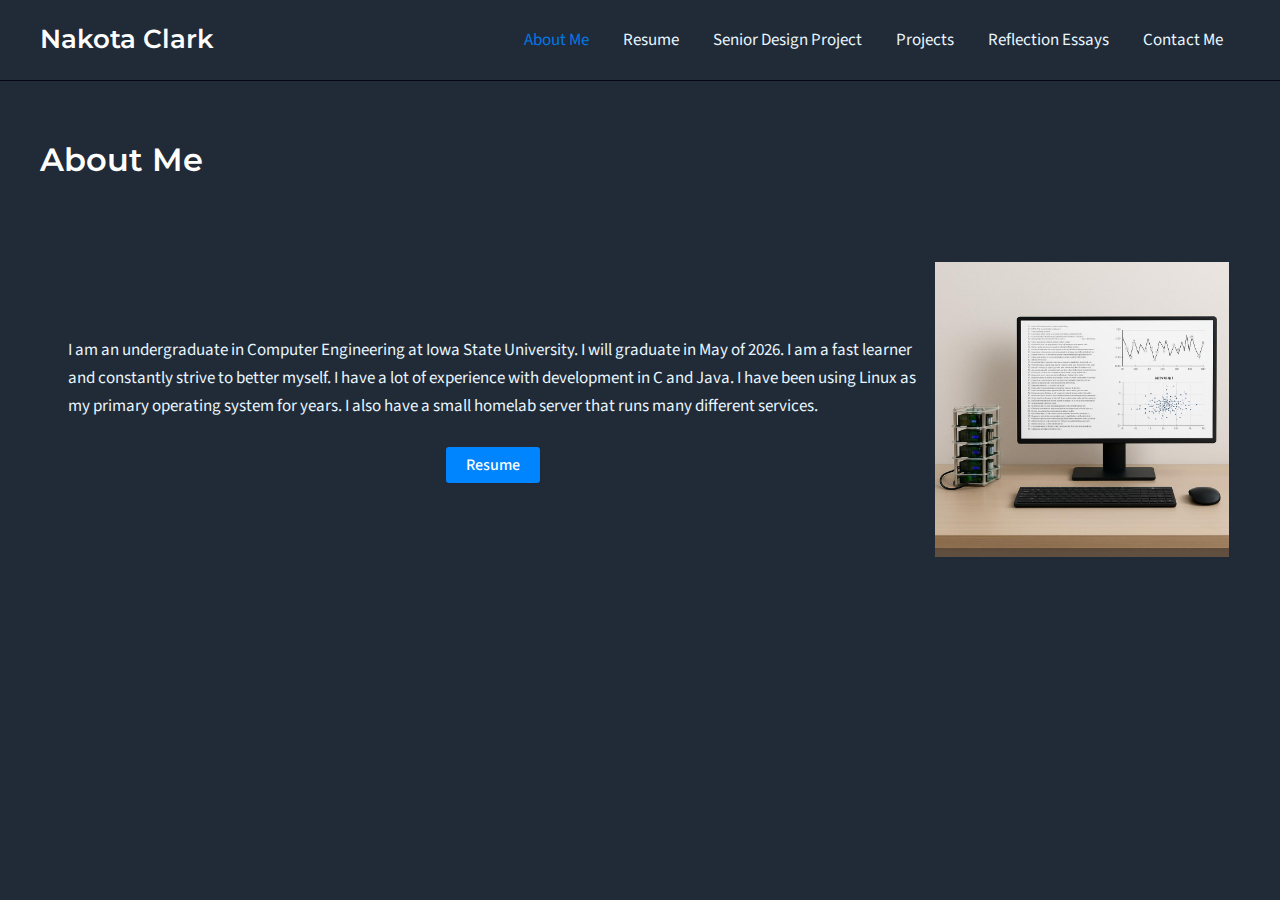
<file: index.html>
<!DOCTYPE html>
<html lang="en-US">
<head>
<meta charset="UTF-8">
<meta name="viewport" content="width=device-width, initial-scale=1">
	<link rel="profile" href="https://gmpg.org/xfn/11"> 
	<meta name="robots" content="index, follow, max-image-preview:large, max-snippet:-1, max-video-preview:-1">
	<style>img:is([sizes="auto" i], [sizes^="auto," i]) { contain-intrinsic-size: 3000px 1500px }</style>
	
	<!-- This site is optimized with the Yoast SEO plugin v26.0 - https://yoast.com/wordpress/plugins/seo/ -->
	<title>About Me - Nakota Clark</title>
	<link rel="canonical" href="/">
	<meta property="og:locale" content="en_US">
	<meta property="og:type" content="website">
	<meta property="og:title" content="About Me - Nakota Clark">
	<meta property="og:description" content="I am an undergraduate in Computer Engineering at Iowa State University. I will graduate in May of 2026. I am [&hellip;]">
	<meta property="og:url" content="/">
	<meta property="og:site_name" content="Nakota Clark">
	<meta property="article:modified_time" content="2025-09-24T04:52:11+00:00">
	<meta property="og:image" content="/wp-content/uploads/2025/09/computer-engineer-1.jpeg">
	<meta name="twitter:card" content="summary_large_image">
	<script type="application/ld+json" class="yoast-schema-graph">{"@context":"https://schema.org","@graph":[{"@type":"WebPage","@id":"/","url":"/","name":"About Me - Nakota Clark","isPartOf":{"@id":"/#website"},"about":{"@id":"/#/schema/person/9455913245645ed3a1807a6c4db87dd5"},"primaryImageOfPage":{"@id":"/#primaryimage"},"image":{"@id":"/#primaryimage"},"thumbnailUrl":"/wp-content/uploads/2025/09/computer-engineer-1.jpeg","datePublished":"2025-09-19T01:18:13+00:00","dateModified":"2025-09-24T04:52:11+00:00","breadcrumb":{"@id":"/#breadcrumb"},"inLanguage":"en-US","potentialAction":[{"@type":"ReadAction","target":["/"]}]},{"@type":"ImageObject","inLanguage":"en-US","@id":"/#primaryimage","url":"/wp-content/uploads/2025/09/computer-engineer-1.jpeg","contentUrl":"/wp-content/uploads/2025/09/computer-engineer-1.jpeg","width":1024,"height":1024,"caption":"A desktop with a computer monitor displaying a graph and text, a keyboard, and a wireless computer mouse sitting on top of..."},{"@type":"BreadcrumbList","@id":"/#breadcrumb","itemListElement":[{"@type":"ListItem","position":1,"name":"Home"}]},{"@type":"WebSite","@id":"/#website","url":"/","name":"Nakota Clark","description":"","publisher":{"@id":"/#/schema/person/9455913245645ed3a1807a6c4db87dd5"},"potentialAction":[{"@type":"SearchAction","target":{"@type":"EntryPoint","urlTemplate":"/?s={search_term_string}"},"query-input":{"@type":"PropertyValueSpecification","valueRequired":true,"valueName":"search_term_string"}}],"inLanguage":"en-US"},{"@type":["Person","Organization"],"@id":"/#/schema/person/9455913245645ed3a1807a6c4db87dd5","name":"NakotaC","image":{"@type":"ImageObject","inLanguage":"en-US","@id":"/#/schema/person/image/","url":"https://secure.gravatar.com/avatar/33e54dec0cd79fc4b5e911c15f836c46ec8d0e452ecd3ca5f707bce0a3540a3b?s=96&d=mm&r=g","contentUrl":"https://secure.gravatar.com/avatar/33e54dec0cd79fc4b5e911c15f836c46ec8d0e452ecd3ca5f707bce0a3540a3b?s=96&d=mm&r=g","caption":"NakotaC"},"logo":{"@id":"/#/schema/person/image/"},"sameAs":[""]}]}</script>
	<!-- / Yoast SEO plugin. -->


<link rel="dns-prefetch" href="//fonts.googleapis.com">
<link rel="alternate" type="application/rss+xml" title="Nakota Clark &raquo; Feed" href="/feed/">
<link rel="alternate" type="application/rss+xml" title="Nakota Clark &raquo; Comments Feed" href="/comments/feed/">
<script>
window._wpemojiSettings = {"baseUrl":"https:\/\/s.w.org\/images\/core\/emoji\/16.0.1\/72x72\/","ext":".png","svgUrl":"https:\/\/s.w.org\/images\/core\/emoji\/16.0.1\/svg\/","svgExt":".svg","source":{"concatemoji":"\/wp-includes\/js\/wp-emoji-release.min.js?ver=6.8.2"}};
/*! This file is auto-generated */
!function(s,n){var o,i,e;function c(e){try{var t={supportTests:e,timestamp:(new Date).valueOf()};sessionStorage.setItem(o,JSON.stringify(t))}catch(e){}}function p(e,t,n){e.clearRect(0,0,e.canvas.width,e.canvas.height),e.fillText(t,0,0);var t=new Uint32Array(e.getImageData(0,0,e.canvas.width,e.canvas.height).data),a=(e.clearRect(0,0,e.canvas.width,e.canvas.height),e.fillText(n,0,0),new Uint32Array(e.getImageData(0,0,e.canvas.width,e.canvas.height).data));return t.every(function(e,t){return e===a[t]})}function u(e,t){e.clearRect(0,0,e.canvas.width,e.canvas.height),e.fillText(t,0,0);for(var n=e.getImageData(16,16,1,1),a=0;a<n.data.length;a++)if(0!==n.data[a])return!1;return!0}function f(e,t,n,a){switch(t){case"flag":return n(e,"\ud83c\udff3\ufe0f\u200d\u26a7\ufe0f","\ud83c\udff3\ufe0f\u200b\u26a7\ufe0f")?!1:!n(e,"\ud83c\udde8\ud83c\uddf6","\ud83c\udde8\u200b\ud83c\uddf6")&&!n(e,"\ud83c\udff4\udb40\udc67\udb40\udc62\udb40\udc65\udb40\udc6e\udb40\udc67\udb40\udc7f","\ud83c\udff4\u200b\udb40\udc67\u200b\udb40\udc62\u200b\udb40\udc65\u200b\udb40\udc6e\u200b\udb40\udc67\u200b\udb40\udc7f");case"emoji":return!a(e,"\ud83e\udedf")}return!1}function g(e,t,n,a){var r="undefined"!=typeof WorkerGlobalScope&&self instanceof WorkerGlobalScope?new OffscreenCanvas(300,150):s.createElement("canvas"),o=r.getContext("2d",{willReadFrequently:!0}),i=(o.textBaseline="top",o.font="600 32px Arial",{});return e.forEach(function(e){i[e]=t(o,e,n,a)}),i}function t(e){var t=s.createElement("script");t.src=e,t.defer=!0,s.head.appendChild(t)}"undefined"!=typeof Promise&&(o="wpEmojiSettingsSupports",i=["flag","emoji"],n.supports={everything:!0,everythingExceptFlag:!0},e=new Promise(function(e){s.addEventListener("DOMContentLoaded",e,{once:!0})}),new Promise(function(t){var n=function(){try{var e=JSON.parse(sessionStorage.getItem(o));if("object"==typeof e&&"number"==typeof e.timestamp&&(new Date).valueOf()<e.timestamp+604800&&"object"==typeof e.supportTests)return e.supportTests}catch(e){}return null}();if(!n){if("undefined"!=typeof Worker&&"undefined"!=typeof OffscreenCanvas&&"undefined"!=typeof URL&&URL.createObjectURL&&"undefined"!=typeof Blob)try{var e="postMessage("+g.toString()+"("+[JSON.stringify(i),f.toString(),p.toString(),u.toString()].join(",")+"));",a=new Blob([e],{type:"text/javascript"}),r=new Worker(URL.createObjectURL(a),{name:"wpTestEmojiSupports"});return void(r.onmessage=function(e){c(n=e.data),r.terminate(),t(n)})}catch(e){}c(n=g(i,f,p,u))}t(n)}).then(function(e){for(var t in e)n.supports[t]=e[t],n.supports.everything=n.supports.everything&&n.supports[t],"flag"!==t&&(n.supports.everythingExceptFlag=n.supports.everythingExceptFlag&&n.supports[t]);n.supports.everythingExceptFlag=n.supports.everythingExceptFlag&&!n.supports.flag,n.DOMReady=!1,n.readyCallback=function(){n.DOMReady=!0}}).then(function(){return e}).then(function(){var e;n.supports.everything||(n.readyCallback(),(e=n.source||{}).concatemoji?t(e.concatemoji):e.wpemoji&&e.twemoji&&(t(e.twemoji),t(e.wpemoji)))}))}((window,document),window._wpemojiSettings);
</script>
<link rel="stylesheet" id="astra-theme-css-css" href="/wp-content/themes/astra/assets/css/minified/main.min.css?ver=4.11.12" media="all">
<style id="astra-theme-css-inline-css">
:root{--ast-post-nav-space:0;--ast-container-default-xlg-padding:2.5em;--ast-container-default-lg-padding:2.5em;--ast-container-default-slg-padding:2em;--ast-container-default-md-padding:2.5em;--ast-container-default-sm-padding:2.5em;--ast-container-default-xs-padding:2.4em;--ast-container-default-xxs-padding:1.8em;--ast-code-block-background:var(--ast-global-color-5);--ast-comment-inputs-background:#F9FAFB;--ast-normal-container-width:1200px;--ast-narrow-container-width:750px;--ast-blog-title-font-weight:600;--ast-blog-meta-weight:600;--ast-global-color-primary:var(--ast-global-color-4);--ast-global-color-secondary:var(--ast-global-color-5);--ast-global-color-alternate-background:var(--ast-global-color-6);--ast-global-color-subtle-background:var(--ast-global-color-7);--ast-bg-style-guide:var( --ast-global-color-secondary,--ast-global-color-5 );--ast-shadow-style-guide:0px 0px 4px 0 #ffffff57;--ast-global-dark-bg-style:var( --ast-global-color-secondary,--ast-global-color-5 );--ast-global-dark-lfs:var( --ast-global-color-secondary,--ast-global-color-5 );--ast-widget-bg-color:var( --ast-global-color-secondary,--ast-global-color-5 );--ast-wc-container-head-bg-color:var( --ast-global-color-secondary,--ast-global-color-5 );--ast-title-layout-bg:var( --ast-global-color-secondary,--ast-global-color-5 );--ast-search-border-color:var(--ast-border-color);--ast-lifter-hover-bg:var( --ast-global-color-primary,--ast-global-color-4 );--ast-gallery-block-color:var(--ast-global-color-2);--srfm-color-input-label:var(--ast-global-color-2);}html{font-size:106.25%;}a{color:var(--ast-global-color-0);}a:hover,a:focus{color:var(--ast-global-color-1);}body,button,input,select,textarea,.ast-button,.ast-custom-button{font-family:'Source Sans Pro',sans-serif;font-weight:400;font-size:17px;font-size:1rem;line-height:var(--ast-body-line-height,1.65);}blockquote{color:var(--ast-global-color-3);}h1,h2,h3,h4,h5,h6,.entry-content :where(h1,h2,h3,h4,h5,h6),.site-title,.site-title a{font-family:'Montserrat',sans-serif;font-weight:600;}.ast-site-identity .site-title a{color:var(--ast-global-color-2);}.site-title{font-size:26px;font-size:1.5294117647059rem;display:block;}.site-header .site-description{font-size:15px;font-size:0.88235294117647rem;display:none;}.entry-title{font-size:20px;font-size:1.1764705882353rem;}.ast-blog-single-element.ast-taxonomy-container a{font-size:14px;font-size:0.82352941176471rem;}.ast-blog-meta-container{font-size:13px;font-size:0.76470588235294rem;}.archive .ast-article-post .ast-article-inner,.blog .ast-article-post .ast-article-inner,.archive .ast-article-post .ast-article-inner:hover,.blog .ast-article-post .ast-article-inner:hover{border-top-left-radius:6px;border-top-right-radius:6px;border-bottom-right-radius:6px;border-bottom-left-radius:6px;overflow:hidden;}h1,.entry-content :where(h1){font-size:48px;font-size:2.8235294117647rem;font-weight:600;font-family:'Montserrat',sans-serif;line-height:1.4em;}h2,.entry-content :where(h2){font-size:40px;font-size:2.3529411764706rem;font-weight:600;font-family:'Montserrat',sans-serif;line-height:1.3em;}h3,.entry-content :where(h3){font-size:32px;font-size:1.8823529411765rem;font-weight:600;font-family:'Montserrat',sans-serif;line-height:1.3em;}h4,.entry-content :where(h4){font-size:24px;font-size:1.4117647058824rem;line-height:1.2em;font-weight:600;font-family:'Montserrat',sans-serif;}h5,.entry-content :where(h5){font-size:20px;font-size:1.1764705882353rem;line-height:1.2em;font-weight:600;font-family:'Montserrat',sans-serif;}h6,.entry-content :where(h6){font-size:17px;font-size:1rem;line-height:1.25em;font-weight:600;font-family:'Montserrat',sans-serif;}::selection{background-color:var(--ast-global-color-0);color:#ffffff;}body,h1,h2,h3,h4,h5,h6,.entry-title a,.entry-content :where(h1,h2,h3,h4,h5,h6){color:var(--ast-global-color-3);}.tagcloud a:hover,.tagcloud a:focus,.tagcloud a.current-item{color:#ffffff;border-color:var(--ast-global-color-0);background-color:var(--ast-global-color-0);}input:focus,input[type="text"]:focus,input[type="email"]:focus,input[type="url"]:focus,input[type="password"]:focus,input[type="reset"]:focus,input[type="search"]:focus,textarea:focus{border-color:var(--ast-global-color-0);}input[type="radio"]:checked,input[type=reset],input[type="checkbox"]:checked,input[type="checkbox"]:hover:checked,input[type="checkbox"]:focus:checked,input[type=range]::-webkit-slider-thumb{border-color:var(--ast-global-color-0);background-color:var(--ast-global-color-0);box-shadow:none;}.site-footer a:hover + .post-count,.site-footer a:focus + .post-count{background:var(--ast-global-color-0);border-color:var(--ast-global-color-0);}.single .nav-links .nav-previous,.single .nav-links .nav-next{color:var(--ast-global-color-0);}.entry-meta,.entry-meta *{line-height:1.45;color:var(--ast-global-color-0);font-weight:600;}.entry-meta a:not(.ast-button):hover,.entry-meta a:not(.ast-button):hover *,.entry-meta a:not(.ast-button):focus,.entry-meta a:not(.ast-button):focus *,.page-links > .page-link,.page-links .page-link:hover,.post-navigation a:hover{color:var(--ast-global-color-1);}#cat option,.secondary .calendar_wrap thead a,.secondary .calendar_wrap thead a:visited{color:var(--ast-global-color-0);}.secondary .calendar_wrap #today,.ast-progress-val span{background:var(--ast-global-color-0);}.secondary a:hover + .post-count,.secondary a:focus + .post-count{background:var(--ast-global-color-0);border-color:var(--ast-global-color-0);}.calendar_wrap #today > a{color:#ffffff;}.page-links .page-link,.single .post-navigation a{color:var(--ast-global-color-3);}.ast-search-menu-icon .search-form button.search-submit{padding:0 4px;}.ast-search-menu-icon form.search-form{padding-right:0;}.ast-search-menu-icon.slide-search input.search-field{width:0;}.ast-header-search .ast-search-menu-icon.ast-dropdown-active .search-form,.ast-header-search .ast-search-menu-icon.ast-dropdown-active .search-field:focus{transition:all 0.2s;}.search-form input.search-field:focus{outline:none;}.ast-search-menu-icon .search-form button.search-submit:focus,.ast-theme-transparent-header .ast-header-search .ast-dropdown-active .ast-icon,.ast-theme-transparent-header .ast-inline-search .search-field:focus .ast-icon{color:var(--ast-global-color-1);}.ast-header-search .slide-search .search-form{border:2px solid var(--ast-global-color-0);}.ast-header-search .slide-search .search-field{background-color:(--ast-global-dark-bg-style);}.ast-archive-title{color:var(--ast-global-color-2);}.widget-title{font-size:24px;font-size:1.4117647058824rem;color:var(--ast-global-color-2);}.ast-single-post .entry-content a,.ast-comment-content a:not(.ast-comment-edit-reply-wrap a){text-decoration:underline;}.ast-single-post .elementor-widget-button .elementor-button,.ast-single-post .entry-content .uagb-tab a,.ast-single-post .entry-content .uagb-ifb-cta a,.ast-single-post .entry-content .uabb-module-content a,.ast-single-post .entry-content .uagb-post-grid a,.ast-single-post .entry-content .uagb-timeline a,.ast-single-post .entry-content .uagb-toc__wrap a,.ast-single-post .entry-content .uagb-taxomony-box a,.entry-content .wp-block-latest-posts > li > a,.ast-single-post .entry-content .wp-block-file__button,a.ast-post-filter-single,.ast-single-post .ast-comment-content .comment-reply-link,.ast-single-post .ast-comment-content .comment-edit-link{text-decoration:none;}.ast-search-menu-icon.slide-search a:focus-visible:focus-visible,.astra-search-icon:focus-visible,#close:focus-visible,a:focus-visible,.ast-menu-toggle:focus-visible,.site .skip-link:focus-visible,.wp-block-loginout input:focus-visible,.wp-block-search.wp-block-search__button-inside .wp-block-search__inside-wrapper,.ast-header-navigation-arrow:focus-visible,.ast-orders-table__row .ast-orders-table__cell:focus-visible,a#ast-apply-coupon:focus-visible,#ast-apply-coupon:focus-visible,#close:focus-visible,.button.search-submit:focus-visible,#search_submit:focus,.normal-search:focus-visible,.ast-header-account-wrap:focus-visible,.astra-cart-drawer-close:focus,.ast-single-variation:focus,.ast-button:focus{outline-style:dotted;outline-color:inherit;outline-width:thin;}input:focus,input[type="text"]:focus,input[type="email"]:focus,input[type="url"]:focus,input[type="password"]:focus,input[type="reset"]:focus,input[type="search"]:focus,input[type="number"]:focus,textarea:focus,.wp-block-search__input:focus,[data-section="section-header-mobile-trigger"] .ast-button-wrap .ast-mobile-menu-trigger-minimal:focus,.ast-mobile-popup-drawer.active .menu-toggle-close:focus,#ast-scroll-top:focus,#coupon_code:focus,#ast-coupon-code:focus{border-style:dotted;border-color:inherit;border-width:thin;}input{outline:none;}.ast-logo-title-inline .site-logo-img{padding-right:1em;}body .ast-oembed-container *{position:absolute;top:0;width:100%;height:100%;left:0;}body .wp-block-embed-pocket-casts .ast-oembed-container *{position:unset;}.ast-single-post-featured-section + article {margin-top: 2em;}.site-content .ast-single-post-featured-section img {width: 100%;overflow: hidden;object-fit: cover;}.ast-separate-container .site-content .ast-single-post-featured-section + article {margin-top: -80px;z-index: 9;position: relative;border-radius: 4px;}@media (min-width: 922px) {.ast-no-sidebar .site-content .ast-article-image-container--wide {margin-left: -120px;margin-right: -120px;max-width: unset;width: unset;}.ast-left-sidebar .site-content .ast-article-image-container--wide,.ast-right-sidebar .site-content .ast-article-image-container--wide {margin-left: -10px;margin-right: -10px;}.site-content .ast-article-image-container--full {margin-left: calc( -50vw + 50%);margin-right: calc( -50vw + 50%);max-width: 100vw;width: 100vw;}.ast-left-sidebar .site-content .ast-article-image-container--full,.ast-right-sidebar .site-content .ast-article-image-container--full {margin-left: -10px;margin-right: -10px;max-width: inherit;width: auto;}}.site > .ast-single-related-posts-container {margin-top: 0;}@media (min-width: 922px) {.ast-desktop .ast-container--narrow {max-width: var(--ast-narrow-container-width);margin: 0 auto;}}input[type="text"],input[type="number"],input[type="email"],input[type="url"],input[type="password"],input[type="search"],input[type=reset],input[type=tel],input[type=date],select,textarea{font-size:16px;font-style:normal;font-weight:400;line-height:24px;width:100%;padding:12px 16px;border-radius:4px;box-shadow:0px 1px 2px 0px rgba(0,0,0,0.05);color:var(--ast-form-input-text,#475569);}input[type="text"],input[type="number"],input[type="email"],input[type="url"],input[type="password"],input[type="search"],input[type=reset],input[type=tel],input[type=date],select{height:40px;}input[type="date"]{border-width:1px;border-style:solid;border-color:var(--ast-border-color);background:var( --ast-global-color-secondary,--ast-global-color-5 );}input[type="text"]:focus,input[type="number"]:focus,input[type="email"]:focus,input[type="url"]:focus,input[type="password"]:focus,input[type="search"]:focus,input[type=reset]:focus,input[type="tel"]:focus,input[type="date"]:focus,select:focus,textarea:focus{border-color:#046BD2;box-shadow:none;outline:none;color:var(--ast-form-input-focus-text,#475569);}label,legend{color:#111827;font-size:14px;font-style:normal;font-weight:500;line-height:20px;}select{padding:6px 10px;}fieldset{padding:30px;border-radius:4px;}button,.ast-button,.button,input[type="button"],input[type="reset"],input[type="submit"],a:where(.wp-block-button__link){border-radius:4px;box-shadow:0px 1px 2px 0px rgba(0,0,0,0.05);}:root{--ast-comment-inputs-background:var( --ast-global-color-secondary,--ast-global-color-5 );}::placeholder{color:var(--ast-form-field-color,#9CA3AF);}::-ms-input-placeholder{color:var(--ast-form-field-color,#9CA3AF);}@media (max-width:921.9px){#ast-desktop-header{display:none;}}@media (min-width:922px){#ast-mobile-header{display:none;}}.wp-block-buttons.aligncenter{justify-content:center;}@media (max-width:921px){.ast-theme-transparent-header #primary,.ast-theme-transparent-header #secondary{padding:0;}}@media (max-width:921px){.ast-plain-container.ast-no-sidebar #primary{padding:0;}}.ast-plain-container.ast-no-sidebar #primary{margin-top:0;margin-bottom:0;}@media (min-width:1200px){.ast-plain-container.ast-no-sidebar #primary{margin-top:60px;margin-bottom:60px;}}.wp-block-button.is-style-outline .wp-block-button__link{border-color:var(--ast-global-color-0);border-top-width:0px;border-right-width:0px;border-bottom-width:0px;border-left-width:0px;}div.wp-block-button.is-style-outline > .wp-block-button__link:not(.has-text-color),div.wp-block-button.wp-block-button__link.is-style-outline:not(.has-text-color){color:var(--ast-global-color-0);}.wp-block-button.is-style-outline .wp-block-button__link:hover,.wp-block-buttons .wp-block-button.is-style-outline .wp-block-button__link:focus,.wp-block-buttons .wp-block-button.is-style-outline > .wp-block-button__link:not(.has-text-color):hover,.wp-block-buttons .wp-block-button.wp-block-button__link.is-style-outline:not(.has-text-color):hover{color:#ffffff;background-color:var(--ast-global-color-1);border-color:var(--ast-global-color-1);}.post-page-numbers.current .page-link,.ast-pagination .page-numbers.current{color:#ffffff;border-color:var(--ast-global-color-0);background-color:var(--ast-global-color-0);}.wp-block-button.is-style-outline .wp-block-button__link{border-top-width:0px;border-right-width:0px;border-bottom-width:0px;border-left-width:0px;}.wp-block-buttons .wp-block-button.is-style-outline .wp-block-button__link.wp-element-button,.ast-outline-button,.wp-block-uagb-buttons-child .uagb-buttons-repeater.ast-outline-button{border-color:var(--ast-global-color-0);border-top-width:2px;border-right-width:2px;border-bottom-width:2px;border-left-width:2px;font-family:inherit;font-weight:500;font-size:16px;font-size:0.94117647058824rem;line-height:1em;padding-top:13px;padding-right:30px;padding-bottom:13px;padding-left:30px;}.wp-block-buttons .wp-block-button.is-style-outline > .wp-block-button__link:not(.has-text-color),.wp-block-buttons .wp-block-button.wp-block-button__link.is-style-outline:not(.has-text-color),.ast-outline-button{color:var(--ast-global-color-0);}.wp-block-button.is-style-outline .wp-block-button__link:hover,.wp-block-buttons .wp-block-button.is-style-outline .wp-block-button__link:focus,.wp-block-buttons .wp-block-button.is-style-outline > .wp-block-button__link:not(.has-text-color):hover,.wp-block-buttons .wp-block-button.wp-block-button__link.is-style-outline:not(.has-text-color):hover,.ast-outline-button:hover,.ast-outline-button:focus,.wp-block-uagb-buttons-child .uagb-buttons-repeater.ast-outline-button:hover,.wp-block-uagb-buttons-child .uagb-buttons-repeater.ast-outline-button:focus{color:#ffffff;background-color:var(--ast-global-color-1);border-color:var(--ast-global-color-1);}.ast-single-post .entry-content a.ast-outline-button,.ast-single-post .entry-content .is-style-outline>.wp-block-button__link{text-decoration:none;}.wp-block-button .wp-block-button__link.wp-element-button.is-style-outline:not(.has-background),.wp-block-button.is-style-outline>.wp-block-button__link.wp-element-button:not(.has-background),.ast-outline-button{background-color:transparent;}.uagb-buttons-repeater.ast-outline-button{border-radius:9999px;}@media (max-width:921px){.wp-block-buttons .wp-block-button.is-style-outline .wp-block-button__link.wp-element-button,.ast-outline-button,.wp-block-uagb-buttons-child .uagb-buttons-repeater.ast-outline-button{padding-top:12px;padding-right:28px;padding-bottom:12px;padding-left:28px;}}@media (max-width:544px){.wp-block-buttons .wp-block-button.is-style-outline .wp-block-button__link.wp-element-button,.ast-outline-button,.wp-block-uagb-buttons-child .uagb-buttons-repeater.ast-outline-button{padding-top:10px;padding-right:24px;padding-bottom:10px;padding-left:24px;}}.entry-content[data-ast-blocks-layout] > figure{margin-bottom:1em;}h1.widget-title{font-weight:600;}h2.widget-title{font-weight:600;}h3.widget-title{font-weight:600;}#page{display:flex;flex-direction:column;min-height:100vh;}.ast-404-layout-1 h1.page-title{color:var(--ast-global-color-2);}.single .post-navigation a{line-height:1em;height:inherit;}.error-404 .page-sub-title{font-size:1.5rem;font-weight:inherit;}.search .site-content .content-area .search-form{margin-bottom:0;}#page .site-content{flex-grow:1;}.widget{margin-bottom:1.25em;}#secondary li{line-height:1.5em;}#secondary .wp-block-group h2{margin-bottom:0.7em;}#secondary h2{font-size:1.7rem;}.ast-separate-container .ast-article-post,.ast-separate-container .ast-article-single,.ast-separate-container .comment-respond{padding:3em;}.ast-separate-container .ast-article-single .ast-article-single{padding:0;}.ast-article-single .wp-block-post-template-is-layout-grid{padding-left:0;}.ast-separate-container .comments-title,.ast-narrow-container .comments-title{padding:1.5em 2em;}.ast-page-builder-template .comment-form-textarea,.ast-comment-formwrap .ast-grid-common-col{padding:0;}.ast-comment-formwrap{padding:0;display:inline-flex;column-gap:20px;width:100%;margin-left:0;margin-right:0;}.comments-area textarea#comment:focus,.comments-area textarea#comment:active,.comments-area .ast-comment-formwrap input[type="text"]:focus,.comments-area .ast-comment-formwrap input[type="text"]:active {box-shadow:none;outline:none;}.archive.ast-page-builder-template .entry-header{margin-top:2em;}.ast-page-builder-template .ast-comment-formwrap{width:100%;}.entry-title{margin-bottom:0.6em;}.ast-archive-description p{font-size:inherit;font-weight:inherit;line-height:inherit;}.ast-separate-container .ast-comment-list li.depth-1,.hentry{margin-bottom:1.5em;}.site-content section.ast-archive-description{margin-bottom:2em;}@media (min-width:921px){.ast-left-sidebar.ast-page-builder-template #secondary,.archive.ast-right-sidebar.ast-page-builder-template .site-main{padding-left:20px;padding-right:20px;}}@media (max-width:544px){.ast-comment-formwrap.ast-row{column-gap:10px;display:inline-block;}#ast-commentform .ast-grid-common-col{position:relative;width:100%;}}@media (min-width:1201px){.ast-separate-container .ast-article-post,.ast-separate-container .ast-article-single,.ast-separate-container .ast-author-box,.ast-separate-container .ast-404-layout-1,.ast-separate-container .no-results{padding:3em;}}@media (max-width:921px){.ast-left-sidebar #content > .ast-container{display:flex;flex-direction:column-reverse;width:100%;}}@media (min-width:922px){.ast-separate-container.ast-right-sidebar #primary,.ast-separate-container.ast-left-sidebar #primary{border:0;}.search-no-results.ast-separate-container #primary{margin-bottom:4em;}}.wp-block-button .wp-block-button__link{color:#ffffff;}.wp-block-button .wp-block-button__link:hover,.wp-block-button .wp-block-button__link:focus{color:#ffffff;background-color:var(--ast-global-color-1);border-color:var(--ast-global-color-1);}.elementor-widget-heading h1.elementor-heading-title{line-height:1.4em;}.elementor-widget-heading h2.elementor-heading-title{line-height:1.3em;}.elementor-widget-heading h3.elementor-heading-title{line-height:1.3em;}.elementor-widget-heading h4.elementor-heading-title{line-height:1.2em;}.elementor-widget-heading h5.elementor-heading-title{line-height:1.2em;}.elementor-widget-heading h6.elementor-heading-title{line-height:1.25em;}.wp-block-button .wp-block-button__link,.wp-block-search .wp-block-search__button,body .wp-block-file .wp-block-file__button{border-style:solid;border-top-width:0px;border-right-width:0px;border-left-width:0px;border-bottom-width:0px;border-color:var(--ast-global-color-0);background-color:var(--ast-global-color-0);color:#ffffff;font-family:inherit;font-weight:500;line-height:1em;font-size:16px;font-size:0.94117647058824rem;border-top-left-radius:3px;border-top-right-radius:3px;border-bottom-right-radius:3px;border-bottom-left-radius:3px;padding-top:10px;padding-right:20px;padding-bottom:10px;padding-left:20px;}.ast-single-post .entry-content .wp-block-button .wp-block-button__link,.ast-single-post .entry-content .wp-block-search .wp-block-search__button,body .entry-content .wp-block-file .wp-block-file__button{text-decoration:none;}.menu-toggle,button,.ast-button,.ast-custom-button,.button,input#submit,input[type="button"],input[type="submit"],input[type="reset"],#comments .submit,.search .search-submit,form[CLASS*="wp-block-search__"].wp-block-search .wp-block-search__inside-wrapper .wp-block-search__button,body .wp-block-file .wp-block-file__button,.search .search-submit{border-style:solid;border-top-width:0px;border-right-width:0px;border-left-width:0px;border-bottom-width:0px;color:#ffffff;border-color:var(--ast-global-color-0);background-color:var(--ast-global-color-0);padding-top:10px;padding-right:20px;padding-bottom:10px;padding-left:20px;font-family:inherit;font-weight:500;font-size:16px;font-size:0.94117647058824rem;line-height:1em;border-top-left-radius:3px;border-top-right-radius:3px;border-bottom-right-radius:3px;border-bottom-left-radius:3px;}button:focus,.menu-toggle:hover,button:hover,.ast-button:hover,.ast-custom-button:hover .button:hover,.ast-custom-button:hover ,input[type=reset]:hover,input[type=reset]:focus,input#submit:hover,input#submit:focus,input[type="button"]:hover,input[type="button"]:focus,input[type="submit"]:hover,input[type="submit"]:focus,form[CLASS*="wp-block-search__"].wp-block-search .wp-block-search__inside-wrapper .wp-block-search__button:hover,form[CLASS*="wp-block-search__"].wp-block-search .wp-block-search__inside-wrapper .wp-block-search__button:focus,body .wp-block-file .wp-block-file__button:hover,body .wp-block-file .wp-block-file__button:focus{color:#ffffff;background-color:var(--ast-global-color-1);border-color:var(--ast-global-color-1);}form[CLASS*="wp-block-search__"].wp-block-search .wp-block-search__inside-wrapper .wp-block-search__button.has-icon{padding-top:calc(10px - 3px);padding-right:calc(20px - 3px);padding-bottom:calc(10px - 3px);padding-left:calc(20px - 3px);}@media (max-width:921px){.ast-mobile-header-stack .main-header-bar .ast-search-menu-icon{display:inline-block;}.ast-header-break-point.ast-header-custom-item-outside .ast-mobile-header-stack .main-header-bar .ast-search-icon{margin:0;}.ast-comment-avatar-wrap img{max-width:2.5em;}.ast-comment-meta{padding:0 1.8888em 1.3333em;}}@media (min-width:544px){.ast-container{max-width:100%;}}@media (max-width:544px){.ast-separate-container .ast-article-post,.ast-separate-container .ast-article-single,.ast-separate-container .comments-title,.ast-separate-container .ast-archive-description{padding:1.5em 1em;}.ast-separate-container #content .ast-container{padding-left:0.54em;padding-right:0.54em;}.ast-separate-container .ast-comment-list .bypostauthor{padding:.5em;}.ast-search-menu-icon.ast-dropdown-active .search-field{width:170px;}} #ast-mobile-header .ast-site-header-cart-li a{pointer-events:none;}.ast-separate-container{background-color:#7a99e0;background-image:none;}@media (max-width:921px){.widget-title{font-size:24px;font-size:1.4117647058824rem;}body,button,input,select,textarea,.ast-button,.ast-custom-button{font-size:17px;font-size:1rem;}#secondary,#secondary button,#secondary input,#secondary select,#secondary textarea{font-size:17px;font-size:1rem;}.site-title{display:block;}.site-header .site-description{display:none;}h1,.entry-content :where(h1){font-size:36px;font-size:2.1176470588235rem;}h2,.entry-content :where(h2){font-size:30px;font-size:1.7647058823529rem;}h3,.entry-content :where(h3){font-size:25px;font-size:1.4705882352941rem;}h4,.entry-content :where(h4){font-size:20px;font-size:1.1764705882353rem;}h5,.entry-content :where(h5){font-size:17px;font-size:1rem;}h6,.entry-content :where(h6){font-size:15px;font-size:0.88235294117647rem;}}@media (max-width:544px){.widget-title{font-size:24px;font-size:1.4117647058824rem;}body,button,input,select,textarea,.ast-button,.ast-custom-button{font-size:17px;font-size:1rem;}#secondary,#secondary button,#secondary input,#secondary select,#secondary textarea{font-size:17px;font-size:1rem;}.site-title{display:block;}.site-header .site-description{display:none;}h1,.entry-content :where(h1){font-size:32px;font-size:1.8823529411765rem;}h2,.entry-content :where(h2){font-size:26px;font-size:1.5294117647059rem;}h3,.entry-content :where(h3){font-size:22px;font-size:1.2941176470588rem;}h4,.entry-content :where(h4){font-size:18px;font-size:1.0588235294118rem;}h5,.entry-content :where(h5){font-size:15px;font-size:0.88235294117647rem;}h6,.entry-content :where(h6){font-size:13px;font-size:0.76470588235294rem;}}@media (max-width:544px){html{font-size:106.25%;}}@media (min-width:922px){.ast-container{max-width:1240px;}}@media (min-width:922px){.site-content .ast-container{display:flex;}}@media (max-width:921px){.site-content .ast-container{flex-direction:column;}}.entry-content :where(h1,h2,h3,h4,h5,h6){clear:none;}@media (min-width:922px){.main-header-menu .sub-menu .menu-item.ast-left-align-sub-menu:hover > .sub-menu,.main-header-menu .sub-menu .menu-item.ast-left-align-sub-menu.focus > .sub-menu{margin-left:-0px;}}.entry-content li > p{margin-bottom:0;}.site .comments-area{padding-bottom:2em;margin-top:2em;}.wp-block-file {display: flex;align-items: center;flex-wrap: wrap;justify-content: space-between;}.wp-block-pullquote {border: none;}.wp-block-pullquote blockquote::before {content: "\201D";font-family: "Helvetica",sans-serif;display: flex;transform: rotate( 180deg );font-size: 6rem;font-style: normal;line-height: 1;font-weight: bold;align-items: center;justify-content: center;}.has-text-align-right > blockquote::before {justify-content: flex-start;}.has-text-align-left > blockquote::before {justify-content: flex-end;}figure.wp-block-pullquote.is-style-solid-color blockquote {max-width: 100%;text-align: inherit;}:root {--wp--custom--ast-default-block-top-padding: 3em;--wp--custom--ast-default-block-right-padding: 3em;--wp--custom--ast-default-block-bottom-padding: 3em;--wp--custom--ast-default-block-left-padding: 3em;--wp--custom--ast-container-width: 1200px;--wp--custom--ast-content-width-size: 1200px;--wp--custom--ast-wide-width-size: calc(1200px + var(--wp--custom--ast-default-block-left-padding) + var(--wp--custom--ast-default-block-right-padding));}.ast-narrow-container {--wp--custom--ast-content-width-size: 750px;--wp--custom--ast-wide-width-size: 750px;}@media(max-width: 921px) {:root {--wp--custom--ast-default-block-top-padding: 3em;--wp--custom--ast-default-block-right-padding: 2em;--wp--custom--ast-default-block-bottom-padding: 3em;--wp--custom--ast-default-block-left-padding: 2em;}}@media(max-width: 544px) {:root {--wp--custom--ast-default-block-top-padding: 3em;--wp--custom--ast-default-block-right-padding: 1.5em;--wp--custom--ast-default-block-bottom-padding: 3em;--wp--custom--ast-default-block-left-padding: 1.5em;}}.entry-content > .wp-block-group,.entry-content > .wp-block-cover,.entry-content > .wp-block-columns {padding-top: var(--wp--custom--ast-default-block-top-padding);padding-right: var(--wp--custom--ast-default-block-right-padding);padding-bottom: var(--wp--custom--ast-default-block-bottom-padding);padding-left: var(--wp--custom--ast-default-block-left-padding);}.ast-plain-container.ast-no-sidebar .entry-content > .alignfull,.ast-page-builder-template .ast-no-sidebar .entry-content > .alignfull {margin-left: calc( -50vw + 50%);margin-right: calc( -50vw + 50%);max-width: 100vw;width: 100vw;}.ast-plain-container.ast-no-sidebar .entry-content .alignfull .alignfull,.ast-page-builder-template.ast-no-sidebar .entry-content .alignfull .alignfull,.ast-plain-container.ast-no-sidebar .entry-content .alignfull .alignwide,.ast-page-builder-template.ast-no-sidebar .entry-content .alignfull .alignwide,.ast-plain-container.ast-no-sidebar .entry-content .alignwide .alignfull,.ast-page-builder-template.ast-no-sidebar .entry-content .alignwide .alignfull,.ast-plain-container.ast-no-sidebar .entry-content .alignwide .alignwide,.ast-page-builder-template.ast-no-sidebar .entry-content .alignwide .alignwide,.ast-plain-container.ast-no-sidebar .entry-content .wp-block-column .alignfull,.ast-page-builder-template.ast-no-sidebar .entry-content .wp-block-column .alignfull,.ast-plain-container.ast-no-sidebar .entry-content .wp-block-column .alignwide,.ast-page-builder-template.ast-no-sidebar .entry-content .wp-block-column .alignwide {margin-left: auto;margin-right: auto;width: 100%;}[data-ast-blocks-layout] .wp-block-separator:not(.is-style-dots) {height: 0;}[data-ast-blocks-layout] .wp-block-separator {margin: 20px auto;}[data-ast-blocks-layout] .wp-block-separator:not(.is-style-wide):not(.is-style-dots) {max-width: 100px;}[data-ast-blocks-layout] .wp-block-separator.has-background {padding: 0;}.entry-content[data-ast-blocks-layout] > * {max-width: var(--wp--custom--ast-content-width-size);margin-left: auto;margin-right: auto;}.entry-content[data-ast-blocks-layout] > .alignwide {max-width: var(--wp--custom--ast-wide-width-size);}.entry-content[data-ast-blocks-layout] .alignfull {max-width: none;}.entry-content .wp-block-columns {margin-bottom: 0;}blockquote {margin: 1.5em;border-color: rgba(0,0,0,0.05);}.wp-block-quote:not(.has-text-align-right):not(.has-text-align-center) {border-left: 5px solid rgba(0,0,0,0.05);}.has-text-align-right > blockquote,blockquote.has-text-align-right {border-right: 5px solid rgba(0,0,0,0.05);}.has-text-align-left > blockquote,blockquote.has-text-align-left {border-left: 5px solid rgba(0,0,0,0.05);}.wp-block-site-tagline,.wp-block-latest-posts .read-more {margin-top: 15px;}.wp-block-loginout p label {display: block;}.wp-block-loginout p:not(.login-remember):not(.login-submit) input {width: 100%;}.wp-block-loginout input:focus {border-color: transparent;}.wp-block-loginout input:focus {outline: thin dotted;}.entry-content .wp-block-media-text .wp-block-media-text__content {padding: 0 0 0 8%;}.entry-content .wp-block-media-text.has-media-on-the-right .wp-block-media-text__content {padding: 0 8% 0 0;}.entry-content .wp-block-media-text.has-background .wp-block-media-text__content {padding: 8%;}.entry-content .wp-block-cover:not([class*="background-color"]):not(.has-text-color.has-link-color) .wp-block-cover__inner-container,.entry-content .wp-block-cover:not([class*="background-color"]) .wp-block-cover-image-text,.entry-content .wp-block-cover:not([class*="background-color"]) .wp-block-cover-text,.entry-content .wp-block-cover-image:not([class*="background-color"]) .wp-block-cover__inner-container,.entry-content .wp-block-cover-image:not([class*="background-color"]) .wp-block-cover-image-text,.entry-content .wp-block-cover-image:not([class*="background-color"]) .wp-block-cover-text {color: var(--ast-global-color-primary,var(--ast-global-color-5));}.wp-block-loginout .login-remember input {width: 1.1rem;height: 1.1rem;margin: 0 5px 4px 0;vertical-align: middle;}.wp-block-latest-posts > li > *:first-child,.wp-block-latest-posts:not(.is-grid) > li:first-child {margin-top: 0;}.entry-content > .wp-block-buttons,.entry-content > .wp-block-uagb-buttons {margin-bottom: 1.5em;}.wp-block-search__inside-wrapper .wp-block-search__input {padding: 0 10px;color: var(--ast-global-color-3);background: var(--ast-global-color-primary,var(--ast-global-color-5));border-color: var(--ast-border-color);}.wp-block-latest-posts .read-more {margin-bottom: 1.5em;}.wp-block-search__no-button .wp-block-search__inside-wrapper .wp-block-search__input {padding-top: 5px;padding-bottom: 5px;}.wp-block-latest-posts .wp-block-latest-posts__post-date,.wp-block-latest-posts .wp-block-latest-posts__post-author {font-size: 1rem;}.wp-block-latest-posts > li > *,.wp-block-latest-posts:not(.is-grid) > li {margin-top: 12px;margin-bottom: 12px;}.ast-page-builder-template .entry-content[data-ast-blocks-layout] > *,.ast-page-builder-template .entry-content[data-ast-blocks-layout] > .alignfull:where(:not(.wp-block-group):not(.uagb-is-root-container):not(.spectra-is-root-container)) > * {max-width: none;}.ast-page-builder-template .entry-content[data-ast-blocks-layout] > .alignwide:where(:not(.uagb-is-root-container):not(.spectra-is-root-container)) > * {max-width: var(--wp--custom--ast-wide-width-size);}.ast-page-builder-template .entry-content[data-ast-blocks-layout] > .inherit-container-width > *,.ast-page-builder-template .entry-content[data-ast-blocks-layout] > *:not(.wp-block-group):where(:not(.uagb-is-root-container):not(.spectra-is-root-container)) > *,.entry-content[data-ast-blocks-layout] > .wp-block-cover .wp-block-cover__inner-container {max-width: none ;margin-left: auto;margin-right: auto;}.entry-content[data-ast-blocks-layout] .wp-block-cover:not(.alignleft):not(.alignright) {width: auto;}@media(max-width: 1200px) {.ast-separate-container .entry-content > .alignfull,.ast-separate-container .entry-content[data-ast-blocks-layout] > .alignwide,.ast-plain-container .entry-content[data-ast-blocks-layout] > .alignwide,.ast-plain-container .entry-content .alignfull {margin-left: calc(-1 * min(var(--ast-container-default-xlg-padding),20px)) ;margin-right: calc(-1 * min(var(--ast-container-default-xlg-padding),20px));}}@media(min-width: 1201px) {.ast-separate-container .entry-content > .alignfull {margin-left: calc(-1 * var(--ast-container-default-xlg-padding) );margin-right: calc(-1 * var(--ast-container-default-xlg-padding) );}.ast-separate-container .entry-content[data-ast-blocks-layout] > .alignwide,.ast-plain-container .entry-content[data-ast-blocks-layout] > .alignwide {margin-left: auto;margin-right: auto;}}@media(min-width: 921px) {.ast-separate-container .entry-content .wp-block-group.alignwide:not(.inherit-container-width) > :where(:not(.alignleft):not(.alignright)),.ast-plain-container .entry-content .wp-block-group.alignwide:not(.inherit-container-width) > :where(:not(.alignleft):not(.alignright)) {max-width: calc( var(--wp--custom--ast-content-width-size) + 80px );}.ast-plain-container.ast-right-sidebar .entry-content[data-ast-blocks-layout] .alignfull,.ast-plain-container.ast-left-sidebar .entry-content[data-ast-blocks-layout] .alignfull {margin-left: -60px;margin-right: -60px;}}@media(min-width: 544px) {.entry-content > .alignleft {margin-right: 20px;}.entry-content > .alignright {margin-left: 20px;}}@media (max-width:544px){.wp-block-columns .wp-block-column:not(:last-child){margin-bottom:20px;}.wp-block-latest-posts{margin:0;}}@media( max-width: 600px ) {.entry-content .wp-block-media-text .wp-block-media-text__content,.entry-content .wp-block-media-text.has-media-on-the-right .wp-block-media-text__content {padding: 8% 0 0;}.entry-content .wp-block-media-text.has-background .wp-block-media-text__content {padding: 8%;}}.ast-page-builder-template .entry-header {padding-left: 0;}.ast-narrow-container .site-content .wp-block-uagb-image--align-full .wp-block-uagb-image__figure {max-width: 100%;margin-left: auto;margin-right: auto;}.entry-content ul,.entry-content ol {padding: revert;margin: revert;padding-left: 20px;}:root .has-ast-global-color-0-color{color:var(--ast-global-color-0);}:root .has-ast-global-color-0-background-color{background-color:var(--ast-global-color-0);}:root .wp-block-button .has-ast-global-color-0-color{color:var(--ast-global-color-0);}:root .wp-block-button .has-ast-global-color-0-background-color{background-color:var(--ast-global-color-0);}:root .has-ast-global-color-1-color{color:var(--ast-global-color-1);}:root .has-ast-global-color-1-background-color{background-color:var(--ast-global-color-1);}:root .wp-block-button .has-ast-global-color-1-color{color:var(--ast-global-color-1);}:root .wp-block-button .has-ast-global-color-1-background-color{background-color:var(--ast-global-color-1);}:root .has-ast-global-color-2-color{color:var(--ast-global-color-2);}:root .has-ast-global-color-2-background-color{background-color:var(--ast-global-color-2);}:root .wp-block-button .has-ast-global-color-2-color{color:var(--ast-global-color-2);}:root .wp-block-button .has-ast-global-color-2-background-color{background-color:var(--ast-global-color-2);}:root .has-ast-global-color-3-color{color:var(--ast-global-color-3);}:root .has-ast-global-color-3-background-color{background-color:var(--ast-global-color-3);}:root .wp-block-button .has-ast-global-color-3-color{color:var(--ast-global-color-3);}:root .wp-block-button .has-ast-global-color-3-background-color{background-color:var(--ast-global-color-3);}:root .has-ast-global-color-4-color{color:var(--ast-global-color-4);}:root .has-ast-global-color-4-background-color{background-color:var(--ast-global-color-4);}:root .wp-block-button .has-ast-global-color-4-color{color:var(--ast-global-color-4);}:root .wp-block-button .has-ast-global-color-4-background-color{background-color:var(--ast-global-color-4);}:root .has-ast-global-color-5-color{color:var(--ast-global-color-5);}:root .has-ast-global-color-5-background-color{background-color:var(--ast-global-color-5);}:root .wp-block-button .has-ast-global-color-5-color{color:var(--ast-global-color-5);}:root .wp-block-button .has-ast-global-color-5-background-color{background-color:var(--ast-global-color-5);}:root .has-ast-global-color-6-color{color:var(--ast-global-color-6);}:root .has-ast-global-color-6-background-color{background-color:var(--ast-global-color-6);}:root .wp-block-button .has-ast-global-color-6-color{color:var(--ast-global-color-6);}:root .wp-block-button .has-ast-global-color-6-background-color{background-color:var(--ast-global-color-6);}:root .has-ast-global-color-7-color{color:var(--ast-global-color-7);}:root .has-ast-global-color-7-background-color{background-color:var(--ast-global-color-7);}:root .wp-block-button .has-ast-global-color-7-color{color:var(--ast-global-color-7);}:root .wp-block-button .has-ast-global-color-7-background-color{background-color:var(--ast-global-color-7);}:root .has-ast-global-color-8-color{color:var(--ast-global-color-8);}:root .has-ast-global-color-8-background-color{background-color:var(--ast-global-color-8);}:root .wp-block-button .has-ast-global-color-8-color{color:var(--ast-global-color-8);}:root .wp-block-button .has-ast-global-color-8-background-color{background-color:var(--ast-global-color-8);}:root{--ast-global-color-0:#0085FF;--ast-global-color-1:#0177E3;--ast-global-color-2:#FFFFFF;--ast-global-color-3:#E7F6FF;--ast-global-color-4:#212A37;--ast-global-color-5:#0F172A;--ast-global-color-6:#4F5B62;--ast-global-color-7:#070614;--ast-global-color-8:#222222;}:root {--ast-border-color : var(--ast-global-color-0);}.ast-single-entry-banner {-js-display: flex;display: flex;flex-direction: column;justify-content: center;text-align: center;position: relative;background: var(--ast-title-layout-bg);}.ast-single-entry-banner[data-banner-layout="layout-1"] {max-width: 1200px;background: inherit;padding: 20px 0;}.ast-single-entry-banner[data-banner-width-type="custom"] {margin: 0 auto;width: 100%;}.ast-single-entry-banner + .site-content .entry-header {margin-bottom: 0;}.site .ast-author-avatar {--ast-author-avatar-size: ;}a.ast-underline-text {text-decoration: underline;}.ast-container > .ast-terms-link {position: relative;display: block;}a.ast-button.ast-badge-tax {padding: 4px 8px;border-radius: 3px;font-size: inherit;}header.entry-header{text-align:left;}header.entry-header .entry-title{font-weight:600;font-size:32px;font-size:1.8823529411765rem;}header.entry-header > *:not(:last-child){margin-bottom:10px;}header.entry-header .post-thumb-img-content{text-align:center;}header.entry-header .post-thumb img,.ast-single-post-featured-section.post-thumb img{aspect-ratio:16/9;width:100%;height:100%;}@media (max-width:921px){header.entry-header{text-align:left;}}@media (max-width:544px){header.entry-header{text-align:left;}}.ast-archive-entry-banner {-js-display: flex;display: flex;flex-direction: column;justify-content: center;text-align: center;position: relative;background: var(--ast-title-layout-bg);}.ast-archive-entry-banner[data-banner-width-type="custom"] {margin: 0 auto;width: 100%;}.ast-archive-entry-banner[data-banner-layout="layout-1"] {background: inherit;padding: 20px 0;text-align: left;}body.archive .ast-archive-description{max-width:1200px;width:100%;text-align:left;padding-top:3em;padding-right:3em;padding-bottom:3em;padding-left:3em;}body.archive .ast-archive-description .ast-archive-title,body.archive .ast-archive-description .ast-archive-title *{font-weight:600;font-size:32px;font-size:1.8823529411765rem;}body.archive .ast-archive-description > *:not(:last-child){margin-bottom:10px;}@media (max-width:921px){body.archive .ast-archive-description{text-align:left;}}@media (max-width:544px){body.archive .ast-archive-description{text-align:left;}}.ast-breadcrumbs .trail-browse,.ast-breadcrumbs .trail-items,.ast-breadcrumbs .trail-items li{display:inline-block;margin:0;padding:0;border:none;background:inherit;text-indent:0;text-decoration:none;}.ast-breadcrumbs .trail-browse{font-size:inherit;font-style:inherit;font-weight:inherit;color:inherit;}.ast-breadcrumbs .trail-items{list-style:none;}.trail-items li::after{padding:0 0.3em;content:"\00bb";}.trail-items li:last-of-type::after{display:none;}h1,h2,h3,h4,h5,h6,.entry-content :where(h1,h2,h3,h4,h5,h6){color:var(--ast-global-color-2);}.entry-title a{color:var(--ast-global-color-2);}@media (max-width:921px){.ast-builder-grid-row-container.ast-builder-grid-row-tablet-3-firstrow .ast-builder-grid-row > *:first-child,.ast-builder-grid-row-container.ast-builder-grid-row-tablet-3-lastrow .ast-builder-grid-row > *:last-child{grid-column:1 / -1;}}@media (max-width:544px){.ast-builder-grid-row-container.ast-builder-grid-row-mobile-3-firstrow .ast-builder-grid-row > *:first-child,.ast-builder-grid-row-container.ast-builder-grid-row-mobile-3-lastrow .ast-builder-grid-row > *:last-child{grid-column:1 / -1;}}.ast-builder-layout-element[data-section="title_tagline"]{display:flex;}@media (max-width:921px){.ast-header-break-point .ast-builder-layout-element[data-section="title_tagline"]{display:flex;}}@media (max-width:544px){.ast-header-break-point .ast-builder-layout-element[data-section="title_tagline"]{display:flex;}}.ast-builder-menu-1{font-family:inherit;font-weight:inherit;}.ast-builder-menu-1 .menu-item > .menu-link{color:var(--ast-global-color-3);}.ast-builder-menu-1 .menu-item > .ast-menu-toggle{color:var(--ast-global-color-3);}.ast-builder-menu-1 .menu-item:hover > .menu-link,.ast-builder-menu-1 .inline-on-mobile .menu-item:hover > .ast-menu-toggle{color:var(--ast-global-color-1);}.ast-builder-menu-1 .menu-item:hover > .ast-menu-toggle{color:var(--ast-global-color-1);}.ast-builder-menu-1 .menu-item.current-menu-item > .menu-link,.ast-builder-menu-1 .inline-on-mobile .menu-item.current-menu-item > .ast-menu-toggle,.ast-builder-menu-1 .current-menu-ancestor > .menu-link{color:var(--ast-global-color-1);}.ast-builder-menu-1 .menu-item.current-menu-item > .ast-menu-toggle{color:var(--ast-global-color-1);}.ast-builder-menu-1 .sub-menu,.ast-builder-menu-1 .inline-on-mobile .sub-menu{border-top-width:2px;border-bottom-width:0px;border-right-width:0px;border-left-width:0px;border-color:var(--ast-global-color-0);border-style:solid;}.ast-builder-menu-1 .sub-menu .sub-menu{top:-2px;}.ast-builder-menu-1 .main-header-menu > .menu-item > .sub-menu,.ast-builder-menu-1 .main-header-menu > .menu-item > .astra-full-megamenu-wrapper{margin-top:0px;}.ast-desktop .ast-builder-menu-1 .main-header-menu > .menu-item > .sub-menu:before,.ast-desktop .ast-builder-menu-1 .main-header-menu > .menu-item > .astra-full-megamenu-wrapper:before{height:calc( 0px + 2px + 5px );}.ast-desktop .ast-builder-menu-1 .menu-item .sub-menu .menu-link{border-style:none;}@media (max-width:921px){.ast-header-break-point .ast-builder-menu-1 .menu-item.menu-item-has-children > .ast-menu-toggle{top:0;}.ast-builder-menu-1 .inline-on-mobile .menu-item.menu-item-has-children > .ast-menu-toggle{right:-15px;}.ast-builder-menu-1 .menu-item-has-children > .menu-link:after{content:unset;}.ast-builder-menu-1 .main-header-menu > .menu-item > .sub-menu,.ast-builder-menu-1 .main-header-menu > .menu-item > .astra-full-megamenu-wrapper{margin-top:0;}}@media (max-width:544px){.ast-header-break-point .ast-builder-menu-1 .menu-item.menu-item-has-children > .ast-menu-toggle{top:0;}.ast-builder-menu-1 .main-header-menu > .menu-item > .sub-menu,.ast-builder-menu-1 .main-header-menu > .menu-item > .astra-full-megamenu-wrapper{margin-top:0;}}.ast-builder-menu-1{display:flex;}@media (max-width:921px){.ast-header-break-point .ast-builder-menu-1{display:flex;}}@media (max-width:544px){.ast-header-break-point .ast-builder-menu-1{display:flex;}}.site-below-footer-wrap{padding-top:20px;padding-bottom:20px;}.site-below-footer-wrap[data-section="section-below-footer-builder"]{background-color:var(--ast-global-color-4 );min-height:60px;border-style:solid;border-width:0px;border-top-width:1px;border-top-color:var( --ast-global-color-subtle-background,--ast-global-color-7 );}.site-below-footer-wrap[data-section="section-below-footer-builder"] .ast-builder-grid-row{max-width:1200px;min-height:60px;margin-left:auto;margin-right:auto;}.site-below-footer-wrap[data-section="section-below-footer-builder"] .ast-builder-grid-row,.site-below-footer-wrap[data-section="section-below-footer-builder"] .site-footer-section{align-items:center;}.site-below-footer-wrap[data-section="section-below-footer-builder"].ast-footer-row-inline .site-footer-section{display:flex;margin-bottom:0;}.ast-builder-grid-row-full .ast-builder-grid-row{grid-template-columns:1fr;}@media (max-width:921px){.site-below-footer-wrap[data-section="section-below-footer-builder"].ast-footer-row-tablet-inline .site-footer-section{display:flex;margin-bottom:0;}.site-below-footer-wrap[data-section="section-below-footer-builder"].ast-footer-row-tablet-stack .site-footer-section{display:block;margin-bottom:10px;}.ast-builder-grid-row-container.ast-builder-grid-row-tablet-full .ast-builder-grid-row{grid-template-columns:1fr;}}@media (max-width:544px){.site-below-footer-wrap[data-section="section-below-footer-builder"].ast-footer-row-mobile-inline .site-footer-section{display:flex;margin-bottom:0;}.site-below-footer-wrap[data-section="section-below-footer-builder"].ast-footer-row-mobile-stack .site-footer-section{display:block;margin-bottom:10px;}.ast-builder-grid-row-container.ast-builder-grid-row-mobile-full .ast-builder-grid-row{grid-template-columns:1fr;}}.site-below-footer-wrap[data-section="section-below-footer-builder"]{display:grid;}@media (max-width:921px){.ast-header-break-point .site-below-footer-wrap[data-section="section-below-footer-builder"]{display:grid;}}@media (max-width:544px){.ast-header-break-point .site-below-footer-wrap[data-section="section-below-footer-builder"]{display:grid;}}.ast-footer-copyright{text-align:center;}.ast-footer-copyright.site-footer-focus-item {color:var(--ast-global-color-3);}@media (max-width:921px){.ast-footer-copyright{text-align:center;}}@media (max-width:544px){.ast-footer-copyright{text-align:center;}}.ast-footer-copyright.site-footer-focus-item {font-size:16px;font-size:0.94117647058824rem;}.ast-footer-copyright.ast-builder-layout-element{display:flex;}@media (max-width:921px){.ast-header-break-point .ast-footer-copyright.ast-builder-layout-element{display:flex;}}@media (max-width:544px){.ast-header-break-point .ast-footer-copyright.ast-builder-layout-element{display:flex;}}.footer-widget-area.widget-area.site-footer-focus-item{width:auto;}.ast-footer-row-inline .footer-widget-area.widget-area.site-footer-focus-item{width:100%;}.elementor-posts-container [CLASS*="ast-width-"]{width:100%;}.elementor-template-full-width .ast-container{display:block;}.elementor-screen-only,.screen-reader-text,.screen-reader-text span,.ui-helper-hidden-accessible{top:0 !important;}@media (max-width:544px){.elementor-element .elementor-wc-products .woocommerce[class*="columns-"] ul.products li.product{width:auto;margin:0;}.elementor-element .woocommerce .woocommerce-result-count{float:none;}}.ast-header-break-point .main-header-bar{border-bottom-width:1px;}@media (min-width:922px){.main-header-bar{border-bottom-width:1px;}}.main-header-menu .menu-item, #astra-footer-menu .menu-item, .main-header-bar .ast-masthead-custom-menu-items{-js-display:flex;display:flex;-webkit-box-pack:center;-webkit-justify-content:center;-moz-box-pack:center;-ms-flex-pack:center;justify-content:center;-webkit-box-orient:vertical;-webkit-box-direction:normal;-webkit-flex-direction:column;-moz-box-orient:vertical;-moz-box-direction:normal;-ms-flex-direction:column;flex-direction:column;}.main-header-menu > .menu-item > .menu-link, #astra-footer-menu > .menu-item > .menu-link{height:100%;-webkit-box-align:center;-webkit-align-items:center;-moz-box-align:center;-ms-flex-align:center;align-items:center;-js-display:flex;display:flex;}.ast-header-break-point .main-navigation ul .menu-item .menu-link .icon-arrow:first-of-type svg{top:.2em;margin-top:0px;margin-left:0px;width:.65em;transform:translate(0, -2px) rotateZ(270deg);}.ast-mobile-popup-content .ast-submenu-expanded > .ast-menu-toggle{transform:rotateX(180deg);overflow-y:auto;}@media (min-width:922px){.ast-builder-menu .main-navigation > ul > li:last-child a{margin-right:0;}}.ast-separate-container .ast-article-inner{background-color:var(--ast-global-color-4);background-image:none;}@media (max-width:921px){.ast-separate-container .ast-article-inner{background-color:var(--ast-global-color-4);background-image:none;}}@media (max-width:544px){.ast-separate-container .ast-article-inner{background-color:var(--ast-global-color-4);background-image:none;}}.ast-separate-container .ast-article-single:not(.ast-related-post), .ast-separate-container .error-404, .ast-separate-container .no-results, .single.ast-separate-container .site-main .ast-author-meta, .ast-separate-container .related-posts-title-wrapper, .ast-separate-container .comments-count-wrapper, .ast-box-layout.ast-plain-container .site-content, .ast-padded-layout.ast-plain-container .site-content, .ast-separate-container .ast-archive-description, .ast-separate-container .comments-area{background-color:var(--ast-global-color-4);background-image:none;}@media (max-width:921px){.ast-separate-container .ast-article-single:not(.ast-related-post), .ast-separate-container .error-404, .ast-separate-container .no-results, .single.ast-separate-container .site-main .ast-author-meta, .ast-separate-container .related-posts-title-wrapper, .ast-separate-container .comments-count-wrapper, .ast-box-layout.ast-plain-container .site-content, .ast-padded-layout.ast-plain-container .site-content, .ast-separate-container .ast-archive-description{background-color:var(--ast-global-color-4);background-image:none;}}@media (max-width:544px){.ast-separate-container .ast-article-single:not(.ast-related-post), .ast-separate-container .error-404, .ast-separate-container .no-results, .single.ast-separate-container .site-main .ast-author-meta, .ast-separate-container .related-posts-title-wrapper, .ast-separate-container .comments-count-wrapper, .ast-box-layout.ast-plain-container .site-content, .ast-padded-layout.ast-plain-container .site-content, .ast-separate-container .ast-archive-description{background-color:var(--ast-global-color-4);background-image:none;}}.ast-separate-container.ast-two-container #secondary .widget{background-color:var(--ast-global-color-4);background-image:none;}@media (max-width:921px){.ast-separate-container.ast-two-container #secondary .widget{background-color:var(--ast-global-color-4);background-image:none;}}@media (max-width:544px){.ast-separate-container.ast-two-container #secondary .widget{background-color:var(--ast-global-color-4);background-image:none;}}.ast-plain-container, .ast-page-builder-template{background-color:var(--ast-global-color-4);background-image:none;}@media (max-width:921px){.ast-plain-container, .ast-page-builder-template{background-color:var(--ast-global-color-4);background-image:none;}}@media (max-width:544px){.ast-plain-container, .ast-page-builder-template{background-color:var(--ast-global-color-4);background-image:none;}}.astra-dark-mode-enable .blockUI.blockOverlay{background-color:var( --ast-global-color-primary, --ast-global-color-4 ) !important;}.ast-header-social-wrap svg{fill:var(--ast-global-color-2);stroke:var(--ast-global-color-2);} .astra-dark-mode-enable .main-header-menu .sub-menu{background-color:var( --ast-global-color-secondary, --ast-global-color-5 );}.astra-dark-mode-enable .ast-header-search .ast-search-menu-icon .search-form{border-color:var(--ast-border-color) !important;}:root{border-color:var(--ast-border-color) !important;} .astra-dark-mode-enable label, .astra-dark-mode-enable legend{color:var(--ast-global-color-2);} .astra-dark-mode-enable input[type="text"]:focus, .astra-dark-mode-enable input[type="number"]:focus, .astra-dark-mode-enable input[type="email"]:focus, .astra-dark-mode-enable input[type="url"]:focus, .astra-dark-mode-enable input[type="password"]:focus, .astra-dark-mode-enable input[type="search"]:focus, .astra-dark-mode-enable input[type=reset]:focus, .astra-dark-mode-enable input[type="tel"]:focus, .astra-dark-mode-enable input[type="date"]:focus, .astra-dark-mode-enable select:focus, .astra-dark-mode-enable textarea:focus, .astra-dark-mode-enable .select2-container--default .select2-selection--single .select2-selection__rendered{color:var(--ast-global-color-2);} .astra-dark-mode-enable .wp-block-search.wp-block-search__button-inside .wp-block-search__inside-wrapper{border:1px solid var(--ast-border-color);outline:none;}
		#ast-scroll-top {
			display: none;
			position: fixed;
			text-align: center;
			cursor: pointer;
			z-index: 99;
			width: 2.1em;
			height: 2.1em;
			line-height: 2.1;
			color: #ffffff;
			border-radius: 2px;
			content: "";
			outline: inherit;
		}
		@media (min-width: 769px) {
			#ast-scroll-top {
				content: "769";
			}
		}
		#ast-scroll-top .ast-icon.icon-arrow svg {
			margin-left: 0px;
			vertical-align: middle;
			transform: translate(0, -20%) rotate(180deg);
			width: 1.6em;
		}
		.ast-scroll-to-top-right {
			right: 30px;
			bottom: 30px;
		}
		.ast-scroll-to-top-left {
			left: 30px;
			bottom: 30px;
		}
	#ast-scroll-top{background-color:var(--ast-global-color-0);font-size:15px;}@media (max-width:921px){#ast-scroll-top .ast-icon.icon-arrow svg{width:1em;}}.ast-mobile-header-content > *,.ast-desktop-header-content > * {padding: 10px 0;height: auto;}.ast-mobile-header-content > *:first-child,.ast-desktop-header-content > *:first-child {padding-top: 10px;}.ast-mobile-header-content > .ast-builder-menu,.ast-desktop-header-content > .ast-builder-menu {padding-top: 0;}.ast-mobile-header-content > *:last-child,.ast-desktop-header-content > *:last-child {padding-bottom: 0;}.ast-mobile-header-content .ast-search-menu-icon.ast-inline-search label,.ast-desktop-header-content .ast-search-menu-icon.ast-inline-search label {width: 100%;}.ast-desktop-header-content .main-header-bar-navigation .ast-submenu-expanded > .ast-menu-toggle::before {transform: rotateX(180deg);}#ast-desktop-header .ast-desktop-header-content,.ast-mobile-header-content .ast-search-icon,.ast-desktop-header-content .ast-search-icon,.ast-mobile-header-wrap .ast-mobile-header-content,.ast-main-header-nav-open.ast-popup-nav-open .ast-mobile-header-wrap .ast-mobile-header-content,.ast-main-header-nav-open.ast-popup-nav-open .ast-desktop-header-content {display: none;}.ast-main-header-nav-open.ast-header-break-point #ast-desktop-header .ast-desktop-header-content,.ast-main-header-nav-open.ast-header-break-point .ast-mobile-header-wrap .ast-mobile-header-content {display: block;}.ast-desktop .ast-desktop-header-content .astra-menu-animation-slide-up > .menu-item > .sub-menu,.ast-desktop .ast-desktop-header-content .astra-menu-animation-slide-up > .menu-item .menu-item > .sub-menu,.ast-desktop .ast-desktop-header-content .astra-menu-animation-slide-down > .menu-item > .sub-menu,.ast-desktop .ast-desktop-header-content .astra-menu-animation-slide-down > .menu-item .menu-item > .sub-menu,.ast-desktop .ast-desktop-header-content .astra-menu-animation-fade > .menu-item > .sub-menu,.ast-desktop .ast-desktop-header-content .astra-menu-animation-fade > .menu-item .menu-item > .sub-menu {opacity: 1;visibility: visible;}.ast-hfb-header.ast-default-menu-enable.ast-header-break-point .ast-mobile-header-wrap .ast-mobile-header-content .main-header-bar-navigation {width: unset;margin: unset;}.ast-mobile-header-content.content-align-flex-end .main-header-bar-navigation .menu-item-has-children > .ast-menu-toggle,.ast-desktop-header-content.content-align-flex-end .main-header-bar-navigation .menu-item-has-children > .ast-menu-toggle {left: calc( 20px - 0.907em);right: auto;}.ast-mobile-header-content .ast-search-menu-icon,.ast-mobile-header-content .ast-search-menu-icon.slide-search,.ast-desktop-header-content .ast-search-menu-icon,.ast-desktop-header-content .ast-search-menu-icon.slide-search {width: 100%;position: relative;display: block;right: auto;transform: none;}.ast-mobile-header-content .ast-search-menu-icon.slide-search .search-form,.ast-mobile-header-content .ast-search-menu-icon .search-form,.ast-desktop-header-content .ast-search-menu-icon.slide-search .search-form,.ast-desktop-header-content .ast-search-menu-icon .search-form {right: 0;visibility: visible;opacity: 1;position: relative;top: auto;transform: none;padding: 0;display: block;overflow: hidden;}.ast-mobile-header-content .ast-search-menu-icon.ast-inline-search .search-field,.ast-mobile-header-content .ast-search-menu-icon .search-field,.ast-desktop-header-content .ast-search-menu-icon.ast-inline-search .search-field,.ast-desktop-header-content .ast-search-menu-icon .search-field {width: 100%;padding-right: 5.5em;}.ast-mobile-header-content .ast-search-menu-icon .search-submit,.ast-desktop-header-content .ast-search-menu-icon .search-submit {display: block;position: absolute;height: 100%;top: 0;right: 0;padding: 0 1em;border-radius: 0;}.ast-hfb-header.ast-default-menu-enable.ast-header-break-point .ast-mobile-header-wrap .ast-mobile-header-content .main-header-bar-navigation ul .sub-menu .menu-link {padding-left: 30px;}.ast-hfb-header.ast-default-menu-enable.ast-header-break-point .ast-mobile-header-wrap .ast-mobile-header-content .main-header-bar-navigation .sub-menu .menu-item .menu-item .menu-link {padding-left: 40px;}.ast-mobile-popup-drawer.active .ast-mobile-popup-inner{background-color:var( --ast-global-color-secondary, --ast-global-color-5 );;}.ast-mobile-header-wrap .ast-mobile-header-content, .ast-desktop-header-content{background-color:var( --ast-global-color-secondary, --ast-global-color-5 );;}.ast-mobile-popup-content > *, .ast-mobile-header-content > *, .ast-desktop-popup-content > *, .ast-desktop-header-content > *{padding-top:0px;padding-bottom:0px;}.content-align-flex-start .ast-builder-layout-element{justify-content:flex-start;}.content-align-flex-start .main-header-menu{text-align:left;}.ast-desktop-header-content, .ast-mobile-header-content{position:absolute;width:100%;}.ast-mobile-popup-drawer.active .menu-toggle-close{color:#3a3a3a;}.ast-mobile-header-wrap .ast-primary-header-bar,.ast-primary-header-bar .site-primary-header-wrap{min-height:80px;}.ast-desktop .ast-primary-header-bar .main-header-menu > .menu-item{line-height:80px;}.ast-header-break-point #masthead .ast-mobile-header-wrap .ast-primary-header-bar,.ast-header-break-point #masthead .ast-mobile-header-wrap .ast-below-header-bar,.ast-header-break-point #masthead .ast-mobile-header-wrap .ast-above-header-bar{padding-left:20px;padding-right:20px;}.ast-header-break-point .ast-primary-header-bar{border-bottom-width:1px;border-bottom-color:var( --ast-global-color-subtle-background,--ast-global-color-7 );border-bottom-style:solid;}@media (min-width:922px){.ast-primary-header-bar{border-bottom-width:1px;border-bottom-color:var( --ast-global-color-subtle-background,--ast-global-color-7 );border-bottom-style:solid;}}.ast-primary-header-bar{background-color:var( --ast-global-color-primary,--ast-global-color-4 );}.ast-primary-header-bar{display:block;}@media (max-width:921px){.ast-header-break-point .ast-primary-header-bar{display:grid;}}@media (max-width:544px){.ast-header-break-point .ast-primary-header-bar{display:grid;}}[data-section="section-header-mobile-trigger"] .ast-button-wrap .ast-mobile-menu-trigger-minimal{color:var(--ast-global-color-0);border:none;background:transparent;}[data-section="section-header-mobile-trigger"] .ast-button-wrap .mobile-menu-toggle-icon .ast-mobile-svg{width:20px;height:20px;fill:var(--ast-global-color-0);}[data-section="section-header-mobile-trigger"] .ast-button-wrap .mobile-menu-wrap .mobile-menu{color:var(--ast-global-color-0);}.ast-builder-menu-mobile .main-navigation .main-header-menu .menu-item > .menu-link{color:var(--ast-global-color-3);}.ast-builder-menu-mobile .main-navigation .main-header-menu .menu-item > .ast-menu-toggle{color:var(--ast-global-color-3);}.ast-builder-menu-mobile .main-navigation .main-header-menu .menu-item:hover > .menu-link, .ast-builder-menu-mobile .main-navigation .inline-on-mobile .menu-item:hover > .ast-menu-toggle{color:var(--ast-global-color-1);}.ast-builder-menu-mobile .menu-item:hover > .menu-link, .ast-builder-menu-mobile .main-navigation .inline-on-mobile .menu-item:hover > .ast-menu-toggle{color:var(--ast-global-color-1);}.ast-builder-menu-mobile .main-navigation .menu-item:hover > .ast-menu-toggle{color:var(--ast-global-color-1);}.ast-builder-menu-mobile .main-navigation .menu-item.current-menu-item > .menu-link, .ast-builder-menu-mobile .main-navigation .inline-on-mobile .menu-item.current-menu-item > .ast-menu-toggle, .ast-builder-menu-mobile .main-navigation .menu-item.current-menu-ancestor > .menu-link, .ast-builder-menu-mobile .main-navigation .menu-item.current-menu-ancestor > .ast-menu-toggle{color:var(--ast-global-color-1);}.ast-builder-menu-mobile .main-navigation .menu-item.current-menu-item > .ast-menu-toggle{color:var(--ast-global-color-1);}.ast-builder-menu-mobile .main-navigation .menu-item.menu-item-has-children > .ast-menu-toggle{top:0;}.ast-builder-menu-mobile .main-navigation .menu-item-has-children > .menu-link:after{content:unset;}.ast-hfb-header .ast-builder-menu-mobile .main-header-menu, .ast-hfb-header .ast-builder-menu-mobile .main-navigation .menu-item .menu-link, .ast-hfb-header .ast-builder-menu-mobile .main-navigation .menu-item .sub-menu .menu-link{border-style:none;}.ast-builder-menu-mobile .main-navigation .menu-item.menu-item-has-children > .ast-menu-toggle{top:0;}@media (max-width:921px){.ast-builder-menu-mobile .main-navigation .main-header-menu .menu-item > .menu-link{color:var(--ast-global-color-3);}.ast-builder-menu-mobile .main-navigation .main-header-menu .menu-item > .ast-menu-toggle{color:var(--ast-global-color-3);}.ast-builder-menu-mobile .main-navigation .main-header-menu .menu-item:hover > .menu-link, .ast-builder-menu-mobile .main-navigation .inline-on-mobile .menu-item:hover > .ast-menu-toggle{color:var(--ast-global-color-1);background:var(--ast-global-color-5);}.ast-builder-menu-mobile .main-navigation .menu-item:hover > .ast-menu-toggle{color:var(--ast-global-color-1);}.ast-builder-menu-mobile .main-navigation .menu-item.current-menu-item > .menu-link, .ast-builder-menu-mobile .main-navigation .inline-on-mobile .menu-item.current-menu-item > .ast-menu-toggle, .ast-builder-menu-mobile .main-navigation .menu-item.current-menu-ancestor > .menu-link, .ast-builder-menu-mobile .main-navigation .menu-item.current-menu-ancestor > .ast-menu-toggle{color:var(--ast-global-color-1);background:var(--ast-global-color-5);}.ast-builder-menu-mobile .main-navigation .menu-item.current-menu-item > .ast-menu-toggle{color:var(--ast-global-color-1);}.ast-builder-menu-mobile .main-navigation .menu-item.menu-item-has-children > .ast-menu-toggle{top:0;}.ast-builder-menu-mobile .main-navigation .menu-item-has-children > .menu-link:after{content:unset;}.ast-builder-menu-mobile .main-navigation .main-header-menu , .ast-builder-menu-mobile .main-navigation .main-header-menu .menu-link, .ast-builder-menu-mobile .main-navigation .main-header-menu .sub-menu{background-color:var(--ast-global-color-4);}}@media (max-width:544px){.ast-builder-menu-mobile .main-navigation .menu-item.menu-item-has-children > .ast-menu-toggle{top:0;}}.ast-builder-menu-mobile .main-navigation{display:block;}@media (max-width:921px){.ast-header-break-point .ast-builder-menu-mobile .main-navigation{display:block;}}@media (max-width:544px){.ast-header-break-point .ast-builder-menu-mobile .main-navigation{display:block;}}:root{--e-global-color-astglobalcolor0:#0085FF;--e-global-color-astglobalcolor1:#0177E3;--e-global-color-astglobalcolor2:#FFFFFF;--e-global-color-astglobalcolor3:#E7F6FF;--e-global-color-astglobalcolor4:#212A37;--e-global-color-astglobalcolor5:#0F172A;--e-global-color-astglobalcolor6:#4F5B62;--e-global-color-astglobalcolor7:#070614;--e-global-color-astglobalcolor8:#222222;}
</style>
<link rel="stylesheet" id="astra-google-fonts-css" href="https://fonts.googleapis.com/css?family=Source+Sans+Pro%3A400%7CMontserrat%3A600%2C700&amp;display=fallback&amp;ver=4.11.12" media="all">
<style id="wp-emoji-styles-inline-css">

	img.wp-smiley, img.emoji {
		display: inline !important;
		border: none !important;
		box-shadow: none !important;
		height: 1em !important;
		width: 1em !important;
		margin: 0 0.07em !important;
		vertical-align: -0.1em !important;
		background: none !important;
		padding: 0 !important;
	}
</style>
<link rel="stylesheet" id="wp-block-library-css" href="/wp-includes/css/dist/block-library/style.min.css?ver=6.8.2" media="all">
<style id="global-styles-inline-css">
:root{--wp--preset--aspect-ratio--square: 1;--wp--preset--aspect-ratio--4-3: 4/3;--wp--preset--aspect-ratio--3-4: 3/4;--wp--preset--aspect-ratio--3-2: 3/2;--wp--preset--aspect-ratio--2-3: 2/3;--wp--preset--aspect-ratio--16-9: 16/9;--wp--preset--aspect-ratio--9-16: 9/16;--wp--preset--color--black: #000000;--wp--preset--color--cyan-bluish-gray: #abb8c3;--wp--preset--color--white: #ffffff;--wp--preset--color--pale-pink: #f78da7;--wp--preset--color--vivid-red: #cf2e2e;--wp--preset--color--luminous-vivid-orange: #ff6900;--wp--preset--color--luminous-vivid-amber: #fcb900;--wp--preset--color--light-green-cyan: #7bdcb5;--wp--preset--color--vivid-green-cyan: #00d084;--wp--preset--color--pale-cyan-blue: #8ed1fc;--wp--preset--color--vivid-cyan-blue: #0693e3;--wp--preset--color--vivid-purple: #9b51e0;--wp--preset--color--ast-global-color-0: var(--ast-global-color-0);--wp--preset--color--ast-global-color-1: var(--ast-global-color-1);--wp--preset--color--ast-global-color-2: var(--ast-global-color-2);--wp--preset--color--ast-global-color-3: var(--ast-global-color-3);--wp--preset--color--ast-global-color-4: var(--ast-global-color-4);--wp--preset--color--ast-global-color-5: var(--ast-global-color-5);--wp--preset--color--ast-global-color-6: var(--ast-global-color-6);--wp--preset--color--ast-global-color-7: var(--ast-global-color-7);--wp--preset--color--ast-global-color-8: var(--ast-global-color-8);--wp--preset--gradient--vivid-cyan-blue-to-vivid-purple: linear-gradient(135deg,rgba(6,147,227,1) 0%,rgb(155,81,224) 100%);--wp--preset--gradient--light-green-cyan-to-vivid-green-cyan: linear-gradient(135deg,rgb(122,220,180) 0%,rgb(0,208,130) 100%);--wp--preset--gradient--luminous-vivid-amber-to-luminous-vivid-orange: linear-gradient(135deg,rgba(252,185,0,1) 0%,rgba(255,105,0,1) 100%);--wp--preset--gradient--luminous-vivid-orange-to-vivid-red: linear-gradient(135deg,rgba(255,105,0,1) 0%,rgb(207,46,46) 100%);--wp--preset--gradient--very-light-gray-to-cyan-bluish-gray: linear-gradient(135deg,rgb(238,238,238) 0%,rgb(169,184,195) 100%);--wp--preset--gradient--cool-to-warm-spectrum: linear-gradient(135deg,rgb(74,234,220) 0%,rgb(151,120,209) 20%,rgb(207,42,186) 40%,rgb(238,44,130) 60%,rgb(251,105,98) 80%,rgb(254,248,76) 100%);--wp--preset--gradient--blush-light-purple: linear-gradient(135deg,rgb(255,206,236) 0%,rgb(152,150,240) 100%);--wp--preset--gradient--blush-bordeaux: linear-gradient(135deg,rgb(254,205,165) 0%,rgb(254,45,45) 50%,rgb(107,0,62) 100%);--wp--preset--gradient--luminous-dusk: linear-gradient(135deg,rgb(255,203,112) 0%,rgb(199,81,192) 50%,rgb(65,88,208) 100%);--wp--preset--gradient--pale-ocean: linear-gradient(135deg,rgb(255,245,203) 0%,rgb(182,227,212) 50%,rgb(51,167,181) 100%);--wp--preset--gradient--electric-grass: linear-gradient(135deg,rgb(202,248,128) 0%,rgb(113,206,126) 100%);--wp--preset--gradient--midnight: linear-gradient(135deg,rgb(2,3,129) 0%,rgb(40,116,252) 100%);--wp--preset--font-size--small: 13px;--wp--preset--font-size--medium: 20px;--wp--preset--font-size--large: 36px;--wp--preset--font-size--x-large: 42px;--wp--preset--spacing--20: 0.44rem;--wp--preset--spacing--30: 0.67rem;--wp--preset--spacing--40: 1rem;--wp--preset--spacing--50: 1.5rem;--wp--preset--spacing--60: 2.25rem;--wp--preset--spacing--70: 3.38rem;--wp--preset--spacing--80: 5.06rem;--wp--preset--shadow--natural: 6px 6px 9px rgba(0, 0, 0, 0.2);--wp--preset--shadow--deep: 12px 12px 50px rgba(0, 0, 0, 0.4);--wp--preset--shadow--sharp: 6px 6px 0px rgba(0, 0, 0, 0.2);--wp--preset--shadow--outlined: 6px 6px 0px -3px rgba(255, 255, 255, 1), 6px 6px rgba(0, 0, 0, 1);--wp--preset--shadow--crisp: 6px 6px 0px rgba(0, 0, 0, 1);}:root { --wp--style--global--content-size: var(--wp--custom--ast-content-width-size);--wp--style--global--wide-size: var(--wp--custom--ast-wide-width-size); }:where(body) { margin: 0; }.wp-site-blocks > .alignleft { float: left; margin-right: 2em; }.wp-site-blocks > .alignright { float: right; margin-left: 2em; }.wp-site-blocks > .aligncenter { justify-content: center; margin-left: auto; margin-right: auto; }:where(.wp-site-blocks) > * { margin-block-start: 24px; margin-block-end: 0; }:where(.wp-site-blocks) > :first-child { margin-block-start: 0; }:where(.wp-site-blocks) > :last-child { margin-block-end: 0; }:root { --wp--style--block-gap: 24px; }:root :where(.is-layout-flow) > :first-child{margin-block-start: 0;}:root :where(.is-layout-flow) > :last-child{margin-block-end: 0;}:root :where(.is-layout-flow) > *{margin-block-start: 24px;margin-block-end: 0;}:root :where(.is-layout-constrained) > :first-child{margin-block-start: 0;}:root :where(.is-layout-constrained) > :last-child{margin-block-end: 0;}:root :where(.is-layout-constrained) > *{margin-block-start: 24px;margin-block-end: 0;}:root :where(.is-layout-flex){gap: 24px;}:root :where(.is-layout-grid){gap: 24px;}.is-layout-flow > .alignleft{float: left;margin-inline-start: 0;margin-inline-end: 2em;}.is-layout-flow > .alignright{float: right;margin-inline-start: 2em;margin-inline-end: 0;}.is-layout-flow > .aligncenter{margin-left: auto !important;margin-right: auto !important;}.is-layout-constrained > .alignleft{float: left;margin-inline-start: 0;margin-inline-end: 2em;}.is-layout-constrained > .alignright{float: right;margin-inline-start: 2em;margin-inline-end: 0;}.is-layout-constrained > .aligncenter{margin-left: auto !important;margin-right: auto !important;}.is-layout-constrained > :where(:not(.alignleft):not(.alignright):not(.alignfull)){max-width: var(--wp--style--global--content-size);margin-left: auto !important;margin-right: auto !important;}.is-layout-constrained > .alignwide{max-width: var(--wp--style--global--wide-size);}body .is-layout-flex{display: flex;}.is-layout-flex{flex-wrap: wrap;align-items: center;}.is-layout-flex > :is(*, div){margin: 0;}body .is-layout-grid{display: grid;}.is-layout-grid > :is(*, div){margin: 0;}body{padding-top: 0px;padding-right: 0px;padding-bottom: 0px;padding-left: 0px;}a:where(:not(.wp-element-button)){text-decoration: none;}:root :where(.wp-element-button, .wp-block-button__link){background-color: #32373c;border-width: 0;color: #fff;font-family: inherit;font-size: inherit;line-height: inherit;padding: calc(0.667em + 2px) calc(1.333em + 2px);text-decoration: none;}.has-black-color{color: var(--wp--preset--color--black) !important;}.has-cyan-bluish-gray-color{color: var(--wp--preset--color--cyan-bluish-gray) !important;}.has-white-color{color: var(--wp--preset--color--white) !important;}.has-pale-pink-color{color: var(--wp--preset--color--pale-pink) !important;}.has-vivid-red-color{color: var(--wp--preset--color--vivid-red) !important;}.has-luminous-vivid-orange-color{color: var(--wp--preset--color--luminous-vivid-orange) !important;}.has-luminous-vivid-amber-color{color: var(--wp--preset--color--luminous-vivid-amber) !important;}.has-light-green-cyan-color{color: var(--wp--preset--color--light-green-cyan) !important;}.has-vivid-green-cyan-color{color: var(--wp--preset--color--vivid-green-cyan) !important;}.has-pale-cyan-blue-color{color: var(--wp--preset--color--pale-cyan-blue) !important;}.has-vivid-cyan-blue-color{color: var(--wp--preset--color--vivid-cyan-blue) !important;}.has-vivid-purple-color{color: var(--wp--preset--color--vivid-purple) !important;}.has-ast-global-color-0-color{color: var(--wp--preset--color--ast-global-color-0) !important;}.has-ast-global-color-1-color{color: var(--wp--preset--color--ast-global-color-1) !important;}.has-ast-global-color-2-color{color: var(--wp--preset--color--ast-global-color-2) !important;}.has-ast-global-color-3-color{color: var(--wp--preset--color--ast-global-color-3) !important;}.has-ast-global-color-4-color{color: var(--wp--preset--color--ast-global-color-4) !important;}.has-ast-global-color-5-color{color: var(--wp--preset--color--ast-global-color-5) !important;}.has-ast-global-color-6-color{color: var(--wp--preset--color--ast-global-color-6) !important;}.has-ast-global-color-7-color{color: var(--wp--preset--color--ast-global-color-7) !important;}.has-ast-global-color-8-color{color: var(--wp--preset--color--ast-global-color-8) !important;}.has-black-background-color{background-color: var(--wp--preset--color--black) !important;}.has-cyan-bluish-gray-background-color{background-color: var(--wp--preset--color--cyan-bluish-gray) !important;}.has-white-background-color{background-color: var(--wp--preset--color--white) !important;}.has-pale-pink-background-color{background-color: var(--wp--preset--color--pale-pink) !important;}.has-vivid-red-background-color{background-color: var(--wp--preset--color--vivid-red) !important;}.has-luminous-vivid-orange-background-color{background-color: var(--wp--preset--color--luminous-vivid-orange) !important;}.has-luminous-vivid-amber-background-color{background-color: var(--wp--preset--color--luminous-vivid-amber) !important;}.has-light-green-cyan-background-color{background-color: var(--wp--preset--color--light-green-cyan) !important;}.has-vivid-green-cyan-background-color{background-color: var(--wp--preset--color--vivid-green-cyan) !important;}.has-pale-cyan-blue-background-color{background-color: var(--wp--preset--color--pale-cyan-blue) !important;}.has-vivid-cyan-blue-background-color{background-color: var(--wp--preset--color--vivid-cyan-blue) !important;}.has-vivid-purple-background-color{background-color: var(--wp--preset--color--vivid-purple) !important;}.has-ast-global-color-0-background-color{background-color: var(--wp--preset--color--ast-global-color-0) !important;}.has-ast-global-color-1-background-color{background-color: var(--wp--preset--color--ast-global-color-1) !important;}.has-ast-global-color-2-background-color{background-color: var(--wp--preset--color--ast-global-color-2) !important;}.has-ast-global-color-3-background-color{background-color: var(--wp--preset--color--ast-global-color-3) !important;}.has-ast-global-color-4-background-color{background-color: var(--wp--preset--color--ast-global-color-4) !important;}.has-ast-global-color-5-background-color{background-color: var(--wp--preset--color--ast-global-color-5) !important;}.has-ast-global-color-6-background-color{background-color: var(--wp--preset--color--ast-global-color-6) !important;}.has-ast-global-color-7-background-color{background-color: var(--wp--preset--color--ast-global-color-7) !important;}.has-ast-global-color-8-background-color{background-color: var(--wp--preset--color--ast-global-color-8) !important;}.has-black-border-color{border-color: var(--wp--preset--color--black) !important;}.has-cyan-bluish-gray-border-color{border-color: var(--wp--preset--color--cyan-bluish-gray) !important;}.has-white-border-color{border-color: var(--wp--preset--color--white) !important;}.has-pale-pink-border-color{border-color: var(--wp--preset--color--pale-pink) !important;}.has-vivid-red-border-color{border-color: var(--wp--preset--color--vivid-red) !important;}.has-luminous-vivid-orange-border-color{border-color: var(--wp--preset--color--luminous-vivid-orange) !important;}.has-luminous-vivid-amber-border-color{border-color: var(--wp--preset--color--luminous-vivid-amber) !important;}.has-light-green-cyan-border-color{border-color: var(--wp--preset--color--light-green-cyan) !important;}.has-vivid-green-cyan-border-color{border-color: var(--wp--preset--color--vivid-green-cyan) !important;}.has-pale-cyan-blue-border-color{border-color: var(--wp--preset--color--pale-cyan-blue) !important;}.has-vivid-cyan-blue-border-color{border-color: var(--wp--preset--color--vivid-cyan-blue) !important;}.has-vivid-purple-border-color{border-color: var(--wp--preset--color--vivid-purple) !important;}.has-ast-global-color-0-border-color{border-color: var(--wp--preset--color--ast-global-color-0) !important;}.has-ast-global-color-1-border-color{border-color: var(--wp--preset--color--ast-global-color-1) !important;}.has-ast-global-color-2-border-color{border-color: var(--wp--preset--color--ast-global-color-2) !important;}.has-ast-global-color-3-border-color{border-color: var(--wp--preset--color--ast-global-color-3) !important;}.has-ast-global-color-4-border-color{border-color: var(--wp--preset--color--ast-global-color-4) !important;}.has-ast-global-color-5-border-color{border-color: var(--wp--preset--color--ast-global-color-5) !important;}.has-ast-global-color-6-border-color{border-color: var(--wp--preset--color--ast-global-color-6) !important;}.has-ast-global-color-7-border-color{border-color: var(--wp--preset--color--ast-global-color-7) !important;}.has-ast-global-color-8-border-color{border-color: var(--wp--preset--color--ast-global-color-8) !important;}.has-vivid-cyan-blue-to-vivid-purple-gradient-background{background: var(--wp--preset--gradient--vivid-cyan-blue-to-vivid-purple) !important;}.has-light-green-cyan-to-vivid-green-cyan-gradient-background{background: var(--wp--preset--gradient--light-green-cyan-to-vivid-green-cyan) !important;}.has-luminous-vivid-amber-to-luminous-vivid-orange-gradient-background{background: var(--wp--preset--gradient--luminous-vivid-amber-to-luminous-vivid-orange) !important;}.has-luminous-vivid-orange-to-vivid-red-gradient-background{background: var(--wp--preset--gradient--luminous-vivid-orange-to-vivid-red) !important;}.has-very-light-gray-to-cyan-bluish-gray-gradient-background{background: var(--wp--preset--gradient--very-light-gray-to-cyan-bluish-gray) !important;}.has-cool-to-warm-spectrum-gradient-background{background: var(--wp--preset--gradient--cool-to-warm-spectrum) !important;}.has-blush-light-purple-gradient-background{background: var(--wp--preset--gradient--blush-light-purple) !important;}.has-blush-bordeaux-gradient-background{background: var(--wp--preset--gradient--blush-bordeaux) !important;}.has-luminous-dusk-gradient-background{background: var(--wp--preset--gradient--luminous-dusk) !important;}.has-pale-ocean-gradient-background{background: var(--wp--preset--gradient--pale-ocean) !important;}.has-electric-grass-gradient-background{background: var(--wp--preset--gradient--electric-grass) !important;}.has-midnight-gradient-background{background: var(--wp--preset--gradient--midnight) !important;}.has-small-font-size{font-size: var(--wp--preset--font-size--small) !important;}.has-medium-font-size{font-size: var(--wp--preset--font-size--medium) !important;}.has-large-font-size{font-size: var(--wp--preset--font-size--large) !important;}.has-x-large-font-size{font-size: var(--wp--preset--font-size--x-large) !important;}
:root :where(.wp-block-pullquote){font-size: 1.5em;line-height: 1.6;}
</style>
<!--[if IE]>
<script src="/wp-content/themes/astra/assets/js/minified/flexibility.min.js?ver=4.11.12" id="astra-flexibility-js"></script>
<script id="astra-flexibility-js-after">
flexibility(document.documentElement);
</script>
<![endif]-->
<link rel="https://api.w.org/" href="/wp-json/"><link rel="alternate" title="JSON" type="application/json" href="/wp-json/wp/v2/pages/22"><link rel="EditURI" type="application/rsd+xml" title="RSD" href="/xmlrpc.php?rsd">
<meta name="generator" content="WordPress 6.8.2">
<link rel="shortlink" href="/">
<link rel="alternate" title="oEmbed (JSON)" type="application/json+oembed" href="/wp-json/oembed/1.0/embed?url=http%3A%2F%2F%2F">
<link rel="alternate" title="oEmbed (XML)" type="text/xml+oembed" href="/wp-json/oembed/1.0/embed?url=http%3A%2F%2F%2F&amp;format=xml">
<meta name="generator" content="Elementor 3.32.2; features: e_font_icon_svg, additional_custom_breakpoints; settings: css_print_method-external, google_font-enabled, font_display-swap">
			<style>
				.e-con.e-parent:nth-of-type(n+4):not(.e-lazyloaded):not(.e-no-lazyload),
				.e-con.e-parent:nth-of-type(n+4):not(.e-lazyloaded):not(.e-no-lazyload) * {
					background-image: none !important;
				}
				@media screen and (max-height: 1024px) {
					.e-con.e-parent:nth-of-type(n+3):not(.e-lazyloaded):not(.e-no-lazyload),
					.e-con.e-parent:nth-of-type(n+3):not(.e-lazyloaded):not(.e-no-lazyload) * {
						background-image: none !important;
					}
				}
				@media screen and (max-height: 640px) {
					.e-con.e-parent:nth-of-type(n+2):not(.e-lazyloaded):not(.e-no-lazyload),
					.e-con.e-parent:nth-of-type(n+2):not(.e-lazyloaded):not(.e-no-lazyload) * {
						background-image: none !important;
					}
				}
			</style>
			</head>

<body itemtype="https://schema.org/WebPage" itemscope="itemscope" class="home wp-singular page-template page-template-elementor_theme page page-id-22 wp-theme-astra ast-desktop astra-dark-mode-enable ast-plain-container ast-no-sidebar astra-4.11.12 ast-single-post ast-inherit-site-logo-transparent ast-hfb-header ast-normal-title-enabled elementor-default elementor-kit-72">

<a class="skip-link screen-reader-text" href="#content" title="Skip to content">
		Skip to content</a>

<div class="hfeed site" id="page">
			<header class="site-header header-main-layout-1 ast-primary-menu-enabled ast-logo-title-inline ast-hide-custom-menu-mobile ast-builder-menu-toggle-icon ast-mobile-header-inline" id="masthead" itemtype="https://schema.org/WPHeader" itemscope="itemscope" itemid="#masthead">
			<div id="ast-desktop-header" data-toggle-type="dropdown">
		<div class="ast-main-header-wrap main-header-bar-wrap ">
		<div class="ast-primary-header-bar ast-primary-header main-header-bar site-header-focus-item" data-section="section-primary-header-builder">
						<div class="site-primary-header-wrap ast-builder-grid-row-container site-header-focus-item ast-container" data-section="section-primary-header-builder">
				<div class="ast-builder-grid-row ast-builder-grid-row-has-sides ast-builder-grid-row-no-center">
											<div class="site-header-primary-section-left site-header-section ast-flex site-header-section-left">
									<div class="ast-builder-layout-element ast-flex site-header-focus-item" data-section="title_tagline">
							<div class="site-branding ast-site-identity" itemtype="https://schema.org/Organization" itemscope="itemscope">
					<div class="ast-site-title-wrap">
						<span class="site-title" itemprop="name">
				<a href="/" rel="home" itemprop="url">
					Nakota Clark
				</a>
			</span>
						
				</div>				</div>
			<!-- .site-branding -->
					</div>
								</div>
																								<div class="site-header-primary-section-right site-header-section ast-flex ast-grid-right-section">
										<div class="ast-builder-menu-1 ast-builder-menu ast-flex ast-builder-menu-1-focus-item ast-builder-layout-element site-header-focus-item" data-section="section-hb-menu-1">
			<div class="ast-main-header-bar-alignment"><div class="main-header-bar-navigation ast-flex-1"><nav class="site-navigation ast-flex-grow-1 navigation-accessibility" id="primary-site-navigation" aria-label="Primary Site Navigation" itemtype="https://schema.org/SiteNavigationElement" itemscope="itemscope"><div id="ast-hf-menu-1" class="main-navigation ast-inline-flex"><ul class="main-header-menu ast-menu-shadow ast-nav-menu ast-flex  submenu-with-border stack-on-mobile"><li class="page_item page-item-22 current-menu-item menu-item current-menu-item"><a href="/" class="menu-link">About Me</a></li><li class="page_item page-item-45 menu-item"><a href="/resume/" class="menu-link">Resume</a></li><li class="page_item page-item-44 menu-item"><a href="/general/" class="menu-link">Senior Design Project</a></li><li class="page_item page-item-49 menu-item"><a href="/general-4/" class="menu-link">Projects</a></li><li class="page_item page-item-48 menu-item"><a href="/general-3/" class="menu-link">Reflection Essays</a></li><li class="page_item page-item-43 menu-item"><a href="/contact/" class="menu-link">Contact Me</a></li></ul></div></nav></div></div>		</div>
									</div>
												</div>
					</div>
								</div>
			</div>
	</div> <!-- Main Header Bar Wrap -->
<div id="ast-mobile-header" class="ast-mobile-header-wrap " data-type="dropdown">
		<div class="ast-main-header-wrap main-header-bar-wrap">
		<div class="ast-primary-header-bar ast-primary-header main-header-bar site-primary-header-wrap site-header-focus-item ast-builder-grid-row-layout-default ast-builder-grid-row-tablet-layout-default ast-builder-grid-row-mobile-layout-default" data-section="section-primary-header-builder">
									<div class="ast-builder-grid-row ast-builder-grid-row-has-sides ast-builder-grid-row-no-center">
													<div class="site-header-primary-section-left site-header-section ast-flex site-header-section-left">
										<div class="ast-builder-layout-element ast-flex site-header-focus-item" data-section="title_tagline">
							<div class="site-branding ast-site-identity" itemtype="https://schema.org/Organization" itemscope="itemscope">
					<div class="ast-site-title-wrap">
						<span class="site-title" itemprop="name">
				<a href="/" rel="home" itemprop="url">
					Nakota Clark
				</a>
			</span>
						
				</div>				</div>
			<!-- .site-branding -->
					</div>
									</div>
																									<div class="site-header-primary-section-right site-header-section ast-flex ast-grid-right-section">
										<div class="ast-builder-layout-element ast-flex site-header-focus-item" data-section="section-header-mobile-trigger">
						<div class="ast-button-wrap">
				<button type="button" class="menu-toggle main-header-menu-toggle ast-mobile-menu-trigger-minimal" aria-expanded="false" aria-label="Main menu toggle">
					<span class="screen-reader-text">Main Menu</span>
					<span class="mobile-menu-toggle-icon">
						<span aria-hidden="true" class="ahfb-svg-iconset ast-inline-flex svg-baseline"><svg class="ast-mobile-svg ast-menu-svg" fill="currentColor" version="1.1" xmlns="http://www.w3.org/2000/svg" width="24" height="24" viewbox="0 0 24 24"><path d="M3 13h18c0.552 0 1-0.448 1-1s-0.448-1-1-1h-18c-0.552 0-1 0.448-1 1s0.448 1 1 1zM3 7h18c0.552 0 1-0.448 1-1s-0.448-1-1-1h-18c-0.552 0-1 0.448-1 1s0.448 1 1 1zM3 19h18c0.552 0 1-0.448 1-1s-0.448-1-1-1h-18c-0.552 0-1 0.448-1 1s0.448 1 1 1z"></path></svg></span><span aria-hidden="true" class="ahfb-svg-iconset ast-inline-flex svg-baseline"><svg class="ast-mobile-svg ast-close-svg" fill="currentColor" version="1.1" xmlns="http://www.w3.org/2000/svg" width="24" height="24" viewbox="0 0 24 24"><path d="M5.293 6.707l5.293 5.293-5.293 5.293c-0.391 0.391-0.391 1.024 0 1.414s1.024 0.391 1.414 0l5.293-5.293 5.293 5.293c0.391 0.391 1.024 0.391 1.414 0s0.391-1.024 0-1.414l-5.293-5.293 5.293-5.293c0.391-0.391 0.391-1.024 0-1.414s-1.024-0.391-1.414 0l-5.293 5.293-5.293-5.293c-0.391-0.391-1.024-0.391-1.414 0s-0.391 1.024 0 1.414z"></path></svg></span>					</span>
									</button>
			</div>
					</div>
									</div>
											</div>
						</div>
	</div>
				<div class="ast-mobile-header-content content-align-flex-start ">
						<div class="ast-builder-menu-mobile ast-builder-menu ast-builder-menu-mobile-focus-item ast-builder-layout-element site-header-focus-item" data-section="section-header-mobile-menu">
			<div class="ast-main-header-bar-alignment"><div class="main-header-bar-navigation"><nav class="site-navigation ast-flex-grow-1 navigation-accessibility" id="ast-mobile-site-navigation" aria-label="Site Navigation" itemtype="https://schema.org/SiteNavigationElement" itemscope="itemscope"><div id="ast-hf-mobile-menu" class="main-navigation"><ul class="main-header-menu ast-nav-menu ast-flex  submenu-with-border astra-menu-animation-fade  stack-on-mobile"><li class="page_item page-item-22 current-menu-item menu-item current-menu-item"><a href="/" class="menu-link">About Me</a></li><li class="page_item page-item-45 menu-item"><a href="/resume/" class="menu-link">Resume</a></li><li class="page_item page-item-44 menu-item"><a href="/general/" class="menu-link">Senior Design Project</a></li><li class="page_item page-item-49 menu-item"><a href="/general-4/" class="menu-link">Projects</a></li><li class="page_item page-item-48 menu-item"><a href="/general-3/" class="menu-link">Reflection Essays</a></li><li class="page_item page-item-43 menu-item"><a href="/contact/" class="menu-link">Contact Me</a></li></ul></div></nav></div></div>		</div>
					</div>
			</div>
		</header><!-- #masthead -->
			<div id="content" class="site-content">
		<div class="ast-container">
		

	<div id="primary" class="content-area primary">

		
					<main id="main" class="site-main">
				<article class="post-22 page type-page status-publish ast-article-single" id="post-22" itemtype="https://schema.org/CreativeWork" itemscope="itemscope">
	
				<header class="entry-header ast-no-thumbnail">
				<h1 class="entry-title" itemprop="headline">About Me</h1>			</header> <!-- .entry-header -->
		
<div class="entry-content clear" data-ast-blocks-layout="true" itemprop="text">

	
	
<div class="wp-block-group alignfull is-style-default is-content-justification-center is-layout-constrained wp-block-group-is-layout-constrained" id="about-section" style="margin-top:0;margin-bottom:0;padding-top:var(--wp--preset--spacing--70);padding-bottom:var(--wp--preset--spacing--70)">
<div class="wp-block-columns alignwide is-layout-flex wp-container-core-columns-is-layout-f7cb5f4d wp-block-columns-is-layout-flex">
<div class="wp-block-column is-vertically-aligned-center is-layout-flow wp-block-column-is-layout-flow" style="padding-right:var(--wp--preset--spacing--40);padding-left:var(--wp--preset--spacing--40)">
<p>I am an undergraduate in Computer Engineering at Iowa State University. I will graduate in May of 2026. I am a fast learner and constantly strive to better myself. I have a lot of experience with development in C and Java. I have been using Linux as my primary operating system for years. I also have a small homelab server that runs many different services.</p>



<div class="wp-block-buttons is-content-justification-center is-layout-flex wp-container-core-buttons-is-layout-a89b3969 wp-block-buttons-is-layout-flex">
<div class="wp-block-button"><a class="wp-block-button__link wp-element-button" href="/resume">Resume</a></div>
</div>
</div>



<div class="wp-block-column is-vertically-aligned-center is-layout-flow wp-container-core-column-is-layout-8a368f38 wp-block-column-is-layout-flow" style="flex-basis:25%">
<figure class="wp-block-image alignfull size-full wp-duotone-unset-1"><img decoding="async" src="/wp-content/uploads/2025/09/computer-engineer-1.jpeg" alt="A desktop with a computer monitor displaying a graph and text, a keyboard, and a wireless computer mouse sitting on top of..."></figure>
</div>
</div>
</div>

	
	
</div><!-- .entry-content .clear -->

	
	
</article><!-- #post-## -->

			</main><!-- #main -->
			
		
	</div><!-- #primary -->


	</div> <!-- ast-container -->
	</div><!-- #content -->
	</div><!-- #page -->
<script type="speculationrules">
{"prefetch":[{"source":"document","where":{"and":[{"href_matches":"\/*"},{"not":{"href_matches":["\/wp-*.php","\/wp-admin\/*","\/wp-content\/uploads\/*","\/wp-content\/*","\/wp-content\/plugins\/*","\/wp-content\/themes\/astra\/*","\/*\\?(.+)"]}},{"not":{"selector_matches":"a[rel~=\"nofollow\"]"}},{"not":{"selector_matches":".no-prefetch, .no-prefetch a"}}]},"eagerness":"conservative"}]}
</script>

<div id="ast-scroll-top" tabindex="0" class="ast-scroll-top-icon ast-scroll-to-top-right" data-on-devices="both">
	<span class="ast-icon icon-arrow"><svg class="ast-arrow-svg" xmlns="http://www.w3.org/2000/svg" xmlns:xlink="http://www.w3.org/1999/xlink" version="1.1" x="0px" y="0px" width="26px" height="16.043px" viewbox="57 35.171 26 16.043" enable-background="new 57 35.171 26 16.043" xml:space="preserve">
                <path d="M57.5,38.193l12.5,12.5l12.5-12.5l-2.5-2.5l-10,10l-10-10L57.5,38.193z"></path>
                </svg></span>	<span class="screen-reader-text">Scroll to Top</span>
</div>
			<script>
				const lazyloadRunObserver = () => {
					const lazyloadBackgrounds = document.querySelectorAll( `.e-con.e-parent:not(.e-lazyloaded)` );
					const lazyloadBackgroundObserver = new IntersectionObserver( ( entries ) => {
						entries.forEach( ( entry ) => {
							if ( entry.isIntersecting ) {
								let lazyloadBackground = entry.target;
								if( lazyloadBackground ) {
									lazyloadBackground.classList.add( 'e-lazyloaded' );
								}
								lazyloadBackgroundObserver.unobserve( entry.target );
							}
						});
					}, { rootMargin: '200px 0px 200px 0px' } );
					lazyloadBackgrounds.forEach( ( lazyloadBackground ) => {
						lazyloadBackgroundObserver.observe( lazyloadBackground );
					} );
				};
				const events = [
					'DOMContentLoaded',
					'elementor/lazyload/observe',
				];
				events.forEach( ( event ) => {
					document.addEventListener( event, lazyloadRunObserver );
				} );
			</script>
			<style id="core-block-supports-inline-css">
.wp-container-core-buttons-is-layout-a89b3969{justify-content:center;}.wp-container-core-column-is-layout-8a368f38 > *{margin-block-start:0;margin-block-end:0;}.wp-container-core-column-is-layout-8a368f38 > * + *{margin-block-start:0;margin-block-end:0;}.wp-container-core-columns-is-layout-f7cb5f4d{flex-wrap:nowrap;gap:var(--wp--preset--spacing--80) 0;}
</style>
<style id="core-block-supports-duotone-inline-css">
.wp-duotone-unset-1.wp-block-image img, .wp-duotone-unset-1.wp-block-image .components-placeholder{filter:unset;}
</style>
<script id="astra-theme-js-js-extra">
var astra = {"break_point":"921","isRtl":"","is_scroll_to_id":"1","is_scroll_to_top":"1","is_header_footer_builder_active":"1","responsive_cart_click":"flyout","is_dark_palette":"1"};
</script>
<script src="/wp-content/themes/astra/assets/js/minified/frontend.min.js?ver=4.11.12" id="astra-theme-js-js"></script>
			<script>
			/(trident|msie)/i.test(navigator.userAgent)&&document.getElementById&&window.addEventListener&&window.addEventListener("hashchange",function(){var t,e=location.hash.substring(1);/^[A-z0-9_-]+$/.test(e)&&(t=document.getElementById(e))&&(/^(?:a|select|input|button|textarea)$/i.test(t.tagName)||(t.tabIndex=-1),t.focus())},!1);
			</script>
				</body>
</html>
</file>
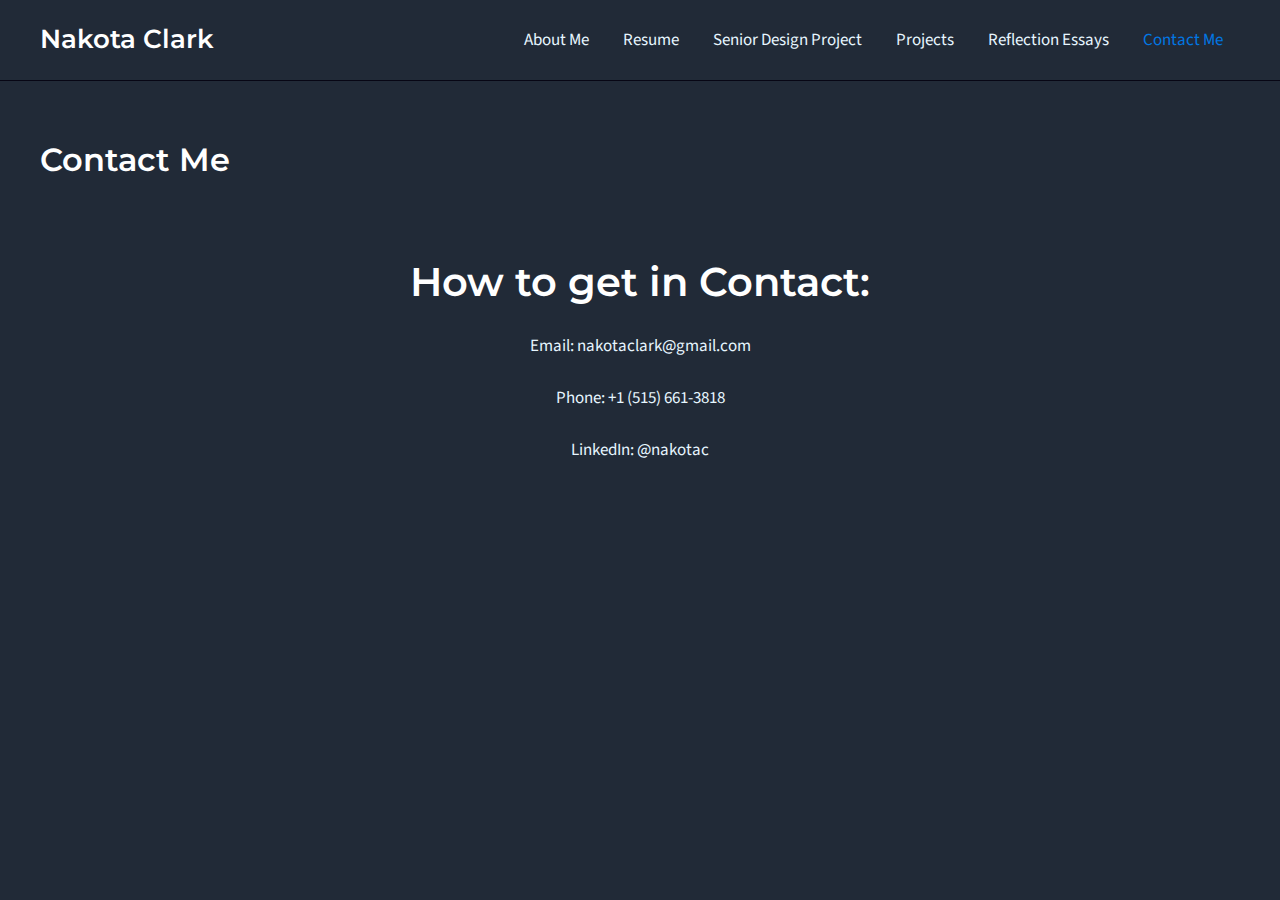
<file: contact/index.html>
<!DOCTYPE html>
<html lang="en-US">
<head>
<meta charset="UTF-8">
<meta name="viewport" content="width=device-width, initial-scale=1">
	<link rel="profile" href="https://gmpg.org/xfn/11"> 
	<meta name="robots" content="index, follow, max-image-preview:large, max-snippet:-1, max-video-preview:-1">
	<style>img:is([sizes="auto" i], [sizes^="auto," i]) { contain-intrinsic-size: 3000px 1500px }</style>
	
	<!-- This site is optimized with the Yoast SEO plugin v26.0 - https://yoast.com/wordpress/plugins/seo/ -->
	<title>Contact Me - Nakota Clark</title>
	<link rel="canonical" href="/contact/">
	<meta property="og:locale" content="en_US">
	<meta property="og:type" content="article">
	<meta property="og:title" content="Contact Me - Nakota Clark">
	<meta property="og:description" content="How to get in Contact: Email: nakotaclark@gmail.com Phone: +1 (515) 661-3818 LinkedIn: @nakotac">
	<meta property="og:url" content="/contact/">
	<meta property="og:site_name" content="Nakota Clark">
	<meta property="article:modified_time" content="2025-09-24T04:37:32+00:00">
	<meta name="twitter:card" content="summary_large_image">
	<meta name="twitter:label1" content="Est. reading time">
	<meta name="twitter:data1" content="1 minute">
	<script type="application/ld+json" class="yoast-schema-graph">{"@context":"https://schema.org","@graph":[{"@type":"WebPage","@id":"/contact/","url":"/contact/","name":"Contact Me - Nakota Clark","isPartOf":{"@id":"/#website"},"datePublished":"2025-09-19T01:22:36+00:00","dateModified":"2025-09-24T04:37:32+00:00","breadcrumb":{"@id":"/contact/#breadcrumb"},"inLanguage":"en-US","potentialAction":[{"@type":"ReadAction","target":["/contact/"]}]},{"@type":"BreadcrumbList","@id":"/contact/#breadcrumb","itemListElement":[{"@type":"ListItem","position":1,"name":"Home","item":"/"},{"@type":"ListItem","position":2,"name":"Contact Me"}]},{"@type":"WebSite","@id":"/#website","url":"/","name":"Nakota Clark","description":"","publisher":{"@id":"/#/schema/person/9455913245645ed3a1807a6c4db87dd5"},"potentialAction":[{"@type":"SearchAction","target":{"@type":"EntryPoint","urlTemplate":"/?s={search_term_string}"},"query-input":{"@type":"PropertyValueSpecification","valueRequired":true,"valueName":"search_term_string"}}],"inLanguage":"en-US"},{"@type":["Person","Organization"],"@id":"/#/schema/person/9455913245645ed3a1807a6c4db87dd5","name":"NakotaC","image":{"@type":"ImageObject","inLanguage":"en-US","@id":"/#/schema/person/image/","url":"https://secure.gravatar.com/avatar/33e54dec0cd79fc4b5e911c15f836c46ec8d0e452ecd3ca5f707bce0a3540a3b?s=96&d=mm&r=g","contentUrl":"https://secure.gravatar.com/avatar/33e54dec0cd79fc4b5e911c15f836c46ec8d0e452ecd3ca5f707bce0a3540a3b?s=96&d=mm&r=g","caption":"NakotaC"},"logo":{"@id":"/#/schema/person/image/"},"sameAs":[""]}]}</script>
	<!-- / Yoast SEO plugin. -->


<link rel="dns-prefetch" href="//fonts.googleapis.com">
<link rel="alternate" type="application/rss+xml" title="Nakota Clark &raquo; Feed" href="/feed/">
<link rel="alternate" type="application/rss+xml" title="Nakota Clark &raquo; Comments Feed" href="/comments/feed/">
<script>
window._wpemojiSettings = {"baseUrl":"https:\/\/s.w.org\/images\/core\/emoji\/16.0.1\/72x72\/","ext":".png","svgUrl":"https:\/\/s.w.org\/images\/core\/emoji\/16.0.1\/svg\/","svgExt":".svg","source":{"concatemoji":"\/wp-includes\/js\/wp-emoji-release.min.js?ver=6.8.2"}};
/*! This file is auto-generated */
!function(s,n){var o,i,e;function c(e){try{var t={supportTests:e,timestamp:(new Date).valueOf()};sessionStorage.setItem(o,JSON.stringify(t))}catch(e){}}function p(e,t,n){e.clearRect(0,0,e.canvas.width,e.canvas.height),e.fillText(t,0,0);var t=new Uint32Array(e.getImageData(0,0,e.canvas.width,e.canvas.height).data),a=(e.clearRect(0,0,e.canvas.width,e.canvas.height),e.fillText(n,0,0),new Uint32Array(e.getImageData(0,0,e.canvas.width,e.canvas.height).data));return t.every(function(e,t){return e===a[t]})}function u(e,t){e.clearRect(0,0,e.canvas.width,e.canvas.height),e.fillText(t,0,0);for(var n=e.getImageData(16,16,1,1),a=0;a<n.data.length;a++)if(0!==n.data[a])return!1;return!0}function f(e,t,n,a){switch(t){case"flag":return n(e,"\ud83c\udff3\ufe0f\u200d\u26a7\ufe0f","\ud83c\udff3\ufe0f\u200b\u26a7\ufe0f")?!1:!n(e,"\ud83c\udde8\ud83c\uddf6","\ud83c\udde8\u200b\ud83c\uddf6")&&!n(e,"\ud83c\udff4\udb40\udc67\udb40\udc62\udb40\udc65\udb40\udc6e\udb40\udc67\udb40\udc7f","\ud83c\udff4\u200b\udb40\udc67\u200b\udb40\udc62\u200b\udb40\udc65\u200b\udb40\udc6e\u200b\udb40\udc67\u200b\udb40\udc7f");case"emoji":return!a(e,"\ud83e\udedf")}return!1}function g(e,t,n,a){var r="undefined"!=typeof WorkerGlobalScope&&self instanceof WorkerGlobalScope?new OffscreenCanvas(300,150):s.createElement("canvas"),o=r.getContext("2d",{willReadFrequently:!0}),i=(o.textBaseline="top",o.font="600 32px Arial",{});return e.forEach(function(e){i[e]=t(o,e,n,a)}),i}function t(e){var t=s.createElement("script");t.src=e,t.defer=!0,s.head.appendChild(t)}"undefined"!=typeof Promise&&(o="wpEmojiSettingsSupports",i=["flag","emoji"],n.supports={everything:!0,everythingExceptFlag:!0},e=new Promise(function(e){s.addEventListener("DOMContentLoaded",e,{once:!0})}),new Promise(function(t){var n=function(){try{var e=JSON.parse(sessionStorage.getItem(o));if("object"==typeof e&&"number"==typeof e.timestamp&&(new Date).valueOf()<e.timestamp+604800&&"object"==typeof e.supportTests)return e.supportTests}catch(e){}return null}();if(!n){if("undefined"!=typeof Worker&&"undefined"!=typeof OffscreenCanvas&&"undefined"!=typeof URL&&URL.createObjectURL&&"undefined"!=typeof Blob)try{var e="postMessage("+g.toString()+"("+[JSON.stringify(i),f.toString(),p.toString(),u.toString()].join(",")+"));",a=new Blob([e],{type:"text/javascript"}),r=new Worker(URL.createObjectURL(a),{name:"wpTestEmojiSupports"});return void(r.onmessage=function(e){c(n=e.data),r.terminate(),t(n)})}catch(e){}c(n=g(i,f,p,u))}t(n)}).then(function(e){for(var t in e)n.supports[t]=e[t],n.supports.everything=n.supports.everything&&n.supports[t],"flag"!==t&&(n.supports.everythingExceptFlag=n.supports.everythingExceptFlag&&n.supports[t]);n.supports.everythingExceptFlag=n.supports.everythingExceptFlag&&!n.supports.flag,n.DOMReady=!1,n.readyCallback=function(){n.DOMReady=!0}}).then(function(){return e}).then(function(){var e;n.supports.everything||(n.readyCallback(),(e=n.source||{}).concatemoji?t(e.concatemoji):e.wpemoji&&e.twemoji&&(t(e.twemoji),t(e.wpemoji)))}))}((window,document),window._wpemojiSettings);
</script>
<link rel="stylesheet" id="astra-theme-css-css" href="/wp-content/themes/astra/assets/css/minified/main.min.css?ver=4.11.12" media="all">
<style id="astra-theme-css-inline-css">
:root{--ast-post-nav-space:0;--ast-container-default-xlg-padding:2.5em;--ast-container-default-lg-padding:2.5em;--ast-container-default-slg-padding:2em;--ast-container-default-md-padding:2.5em;--ast-container-default-sm-padding:2.5em;--ast-container-default-xs-padding:2.4em;--ast-container-default-xxs-padding:1.8em;--ast-code-block-background:var(--ast-global-color-5);--ast-comment-inputs-background:#F9FAFB;--ast-normal-container-width:1200px;--ast-narrow-container-width:750px;--ast-blog-title-font-weight:600;--ast-blog-meta-weight:600;--ast-global-color-primary:var(--ast-global-color-4);--ast-global-color-secondary:var(--ast-global-color-5);--ast-global-color-alternate-background:var(--ast-global-color-6);--ast-global-color-subtle-background:var(--ast-global-color-7);--ast-bg-style-guide:var( --ast-global-color-secondary,--ast-global-color-5 );--ast-shadow-style-guide:0px 0px 4px 0 #ffffff57;--ast-global-dark-bg-style:var( --ast-global-color-secondary,--ast-global-color-5 );--ast-global-dark-lfs:var( --ast-global-color-secondary,--ast-global-color-5 );--ast-widget-bg-color:var( --ast-global-color-secondary,--ast-global-color-5 );--ast-wc-container-head-bg-color:var( --ast-global-color-secondary,--ast-global-color-5 );--ast-title-layout-bg:var( --ast-global-color-secondary,--ast-global-color-5 );--ast-search-border-color:var(--ast-border-color);--ast-lifter-hover-bg:var( --ast-global-color-primary,--ast-global-color-4 );--ast-gallery-block-color:var(--ast-global-color-2);--srfm-color-input-label:var(--ast-global-color-2);}html{font-size:106.25%;}a{color:var(--ast-global-color-0);}a:hover,a:focus{color:var(--ast-global-color-1);}body,button,input,select,textarea,.ast-button,.ast-custom-button{font-family:'Source Sans Pro',sans-serif;font-weight:400;font-size:17px;font-size:1rem;line-height:var(--ast-body-line-height,1.65);}blockquote{color:var(--ast-global-color-3);}h1,h2,h3,h4,h5,h6,.entry-content :where(h1,h2,h3,h4,h5,h6),.site-title,.site-title a{font-family:'Montserrat',sans-serif;font-weight:600;}.ast-site-identity .site-title a{color:var(--ast-global-color-2);}.site-title{font-size:26px;font-size:1.5294117647059rem;display:block;}.site-header .site-description{font-size:15px;font-size:0.88235294117647rem;display:none;}.entry-title{font-size:20px;font-size:1.1764705882353rem;}.ast-blog-single-element.ast-taxonomy-container a{font-size:14px;font-size:0.82352941176471rem;}.ast-blog-meta-container{font-size:13px;font-size:0.76470588235294rem;}.archive .ast-article-post .ast-article-inner,.blog .ast-article-post .ast-article-inner,.archive .ast-article-post .ast-article-inner:hover,.blog .ast-article-post .ast-article-inner:hover{border-top-left-radius:6px;border-top-right-radius:6px;border-bottom-right-radius:6px;border-bottom-left-radius:6px;overflow:hidden;}h1,.entry-content :where(h1){font-size:48px;font-size:2.8235294117647rem;font-weight:600;font-family:'Montserrat',sans-serif;line-height:1.4em;}h2,.entry-content :where(h2){font-size:40px;font-size:2.3529411764706rem;font-weight:600;font-family:'Montserrat',sans-serif;line-height:1.3em;}h3,.entry-content :where(h3){font-size:32px;font-size:1.8823529411765rem;font-weight:600;font-family:'Montserrat',sans-serif;line-height:1.3em;}h4,.entry-content :where(h4){font-size:24px;font-size:1.4117647058824rem;line-height:1.2em;font-weight:600;font-family:'Montserrat',sans-serif;}h5,.entry-content :where(h5){font-size:20px;font-size:1.1764705882353rem;line-height:1.2em;font-weight:600;font-family:'Montserrat',sans-serif;}h6,.entry-content :where(h6){font-size:17px;font-size:1rem;line-height:1.25em;font-weight:600;font-family:'Montserrat',sans-serif;}::selection{background-color:var(--ast-global-color-0);color:#ffffff;}body,h1,h2,h3,h4,h5,h6,.entry-title a,.entry-content :where(h1,h2,h3,h4,h5,h6){color:var(--ast-global-color-3);}.tagcloud a:hover,.tagcloud a:focus,.tagcloud a.current-item{color:#ffffff;border-color:var(--ast-global-color-0);background-color:var(--ast-global-color-0);}input:focus,input[type="text"]:focus,input[type="email"]:focus,input[type="url"]:focus,input[type="password"]:focus,input[type="reset"]:focus,input[type="search"]:focus,textarea:focus{border-color:var(--ast-global-color-0);}input[type="radio"]:checked,input[type=reset],input[type="checkbox"]:checked,input[type="checkbox"]:hover:checked,input[type="checkbox"]:focus:checked,input[type=range]::-webkit-slider-thumb{border-color:var(--ast-global-color-0);background-color:var(--ast-global-color-0);box-shadow:none;}.site-footer a:hover + .post-count,.site-footer a:focus + .post-count{background:var(--ast-global-color-0);border-color:var(--ast-global-color-0);}.single .nav-links .nav-previous,.single .nav-links .nav-next{color:var(--ast-global-color-0);}.entry-meta,.entry-meta *{line-height:1.45;color:var(--ast-global-color-0);font-weight:600;}.entry-meta a:not(.ast-button):hover,.entry-meta a:not(.ast-button):hover *,.entry-meta a:not(.ast-button):focus,.entry-meta a:not(.ast-button):focus *,.page-links > .page-link,.page-links .page-link:hover,.post-navigation a:hover{color:var(--ast-global-color-1);}#cat option,.secondary .calendar_wrap thead a,.secondary .calendar_wrap thead a:visited{color:var(--ast-global-color-0);}.secondary .calendar_wrap #today,.ast-progress-val span{background:var(--ast-global-color-0);}.secondary a:hover + .post-count,.secondary a:focus + .post-count{background:var(--ast-global-color-0);border-color:var(--ast-global-color-0);}.calendar_wrap #today > a{color:#ffffff;}.page-links .page-link,.single .post-navigation a{color:var(--ast-global-color-3);}.ast-search-menu-icon .search-form button.search-submit{padding:0 4px;}.ast-search-menu-icon form.search-form{padding-right:0;}.ast-search-menu-icon.slide-search input.search-field{width:0;}.ast-header-search .ast-search-menu-icon.ast-dropdown-active .search-form,.ast-header-search .ast-search-menu-icon.ast-dropdown-active .search-field:focus{transition:all 0.2s;}.search-form input.search-field:focus{outline:none;}.ast-search-menu-icon .search-form button.search-submit:focus,.ast-theme-transparent-header .ast-header-search .ast-dropdown-active .ast-icon,.ast-theme-transparent-header .ast-inline-search .search-field:focus .ast-icon{color:var(--ast-global-color-1);}.ast-header-search .slide-search .search-form{border:2px solid var(--ast-global-color-0);}.ast-header-search .slide-search .search-field{background-color:(--ast-global-dark-bg-style);}.ast-archive-title{color:var(--ast-global-color-2);}.widget-title{font-size:24px;font-size:1.4117647058824rem;color:var(--ast-global-color-2);}.ast-single-post .entry-content a,.ast-comment-content a:not(.ast-comment-edit-reply-wrap a){text-decoration:underline;}.ast-single-post .elementor-widget-button .elementor-button,.ast-single-post .entry-content .uagb-tab a,.ast-single-post .entry-content .uagb-ifb-cta a,.ast-single-post .entry-content .uabb-module-content a,.ast-single-post .entry-content .uagb-post-grid a,.ast-single-post .entry-content .uagb-timeline a,.ast-single-post .entry-content .uagb-toc__wrap a,.ast-single-post .entry-content .uagb-taxomony-box a,.entry-content .wp-block-latest-posts > li > a,.ast-single-post .entry-content .wp-block-file__button,a.ast-post-filter-single,.ast-single-post .ast-comment-content .comment-reply-link,.ast-single-post .ast-comment-content .comment-edit-link{text-decoration:none;}.ast-search-menu-icon.slide-search a:focus-visible:focus-visible,.astra-search-icon:focus-visible,#close:focus-visible,a:focus-visible,.ast-menu-toggle:focus-visible,.site .skip-link:focus-visible,.wp-block-loginout input:focus-visible,.wp-block-search.wp-block-search__button-inside .wp-block-search__inside-wrapper,.ast-header-navigation-arrow:focus-visible,.ast-orders-table__row .ast-orders-table__cell:focus-visible,a#ast-apply-coupon:focus-visible,#ast-apply-coupon:focus-visible,#close:focus-visible,.button.search-submit:focus-visible,#search_submit:focus,.normal-search:focus-visible,.ast-header-account-wrap:focus-visible,.astra-cart-drawer-close:focus,.ast-single-variation:focus,.ast-button:focus{outline-style:dotted;outline-color:inherit;outline-width:thin;}input:focus,input[type="text"]:focus,input[type="email"]:focus,input[type="url"]:focus,input[type="password"]:focus,input[type="reset"]:focus,input[type="search"]:focus,input[type="number"]:focus,textarea:focus,.wp-block-search__input:focus,[data-section="section-header-mobile-trigger"] .ast-button-wrap .ast-mobile-menu-trigger-minimal:focus,.ast-mobile-popup-drawer.active .menu-toggle-close:focus,#ast-scroll-top:focus,#coupon_code:focus,#ast-coupon-code:focus{border-style:dotted;border-color:inherit;border-width:thin;}input{outline:none;}.ast-logo-title-inline .site-logo-img{padding-right:1em;}body .ast-oembed-container *{position:absolute;top:0;width:100%;height:100%;left:0;}body .wp-block-embed-pocket-casts .ast-oembed-container *{position:unset;}.ast-single-post-featured-section + article {margin-top: 2em;}.site-content .ast-single-post-featured-section img {width: 100%;overflow: hidden;object-fit: cover;}.ast-separate-container .site-content .ast-single-post-featured-section + article {margin-top: -80px;z-index: 9;position: relative;border-radius: 4px;}@media (min-width: 922px) {.ast-no-sidebar .site-content .ast-article-image-container--wide {margin-left: -120px;margin-right: -120px;max-width: unset;width: unset;}.ast-left-sidebar .site-content .ast-article-image-container--wide,.ast-right-sidebar .site-content .ast-article-image-container--wide {margin-left: -10px;margin-right: -10px;}.site-content .ast-article-image-container--full {margin-left: calc( -50vw + 50%);margin-right: calc( -50vw + 50%);max-width: 100vw;width: 100vw;}.ast-left-sidebar .site-content .ast-article-image-container--full,.ast-right-sidebar .site-content .ast-article-image-container--full {margin-left: -10px;margin-right: -10px;max-width: inherit;width: auto;}}.site > .ast-single-related-posts-container {margin-top: 0;}@media (min-width: 922px) {.ast-desktop .ast-container--narrow {max-width: var(--ast-narrow-container-width);margin: 0 auto;}}input[type="text"],input[type="number"],input[type="email"],input[type="url"],input[type="password"],input[type="search"],input[type=reset],input[type=tel],input[type=date],select,textarea{font-size:16px;font-style:normal;font-weight:400;line-height:24px;width:100%;padding:12px 16px;border-radius:4px;box-shadow:0px 1px 2px 0px rgba(0,0,0,0.05);color:var(--ast-form-input-text,#475569);}input[type="text"],input[type="number"],input[type="email"],input[type="url"],input[type="password"],input[type="search"],input[type=reset],input[type=tel],input[type=date],select{height:40px;}input[type="date"]{border-width:1px;border-style:solid;border-color:var(--ast-border-color);background:var( --ast-global-color-secondary,--ast-global-color-5 );}input[type="text"]:focus,input[type="number"]:focus,input[type="email"]:focus,input[type="url"]:focus,input[type="password"]:focus,input[type="search"]:focus,input[type=reset]:focus,input[type="tel"]:focus,input[type="date"]:focus,select:focus,textarea:focus{border-color:#046BD2;box-shadow:none;outline:none;color:var(--ast-form-input-focus-text,#475569);}label,legend{color:#111827;font-size:14px;font-style:normal;font-weight:500;line-height:20px;}select{padding:6px 10px;}fieldset{padding:30px;border-radius:4px;}button,.ast-button,.button,input[type="button"],input[type="reset"],input[type="submit"],a:where(.wp-block-button__link){border-radius:4px;box-shadow:0px 1px 2px 0px rgba(0,0,0,0.05);}:root{--ast-comment-inputs-background:var( --ast-global-color-secondary,--ast-global-color-5 );}::placeholder{color:var(--ast-form-field-color,#9CA3AF);}::-ms-input-placeholder{color:var(--ast-form-field-color,#9CA3AF);}@media (max-width:921.9px){#ast-desktop-header{display:none;}}@media (min-width:922px){#ast-mobile-header{display:none;}}.wp-block-buttons.aligncenter{justify-content:center;}@media (max-width:921px){.ast-theme-transparent-header #primary,.ast-theme-transparent-header #secondary{padding:0;}}@media (max-width:921px){.ast-plain-container.ast-no-sidebar #primary{padding:0;}}.ast-plain-container.ast-no-sidebar #primary{margin-top:0;margin-bottom:0;}@media (min-width:1200px){.ast-plain-container.ast-no-sidebar #primary{margin-top:60px;margin-bottom:60px;}}.wp-block-button.is-style-outline .wp-block-button__link{border-color:var(--ast-global-color-0);border-top-width:0px;border-right-width:0px;border-bottom-width:0px;border-left-width:0px;}div.wp-block-button.is-style-outline > .wp-block-button__link:not(.has-text-color),div.wp-block-button.wp-block-button__link.is-style-outline:not(.has-text-color){color:var(--ast-global-color-0);}.wp-block-button.is-style-outline .wp-block-button__link:hover,.wp-block-buttons .wp-block-button.is-style-outline .wp-block-button__link:focus,.wp-block-buttons .wp-block-button.is-style-outline > .wp-block-button__link:not(.has-text-color):hover,.wp-block-buttons .wp-block-button.wp-block-button__link.is-style-outline:not(.has-text-color):hover{color:#ffffff;background-color:var(--ast-global-color-1);border-color:var(--ast-global-color-1);}.post-page-numbers.current .page-link,.ast-pagination .page-numbers.current{color:#ffffff;border-color:var(--ast-global-color-0);background-color:var(--ast-global-color-0);}.wp-block-button.is-style-outline .wp-block-button__link{border-top-width:0px;border-right-width:0px;border-bottom-width:0px;border-left-width:0px;}.wp-block-buttons .wp-block-button.is-style-outline .wp-block-button__link.wp-element-button,.ast-outline-button,.wp-block-uagb-buttons-child .uagb-buttons-repeater.ast-outline-button{border-color:var(--ast-global-color-0);border-top-width:2px;border-right-width:2px;border-bottom-width:2px;border-left-width:2px;font-family:inherit;font-weight:500;font-size:16px;font-size:0.94117647058824rem;line-height:1em;padding-top:13px;padding-right:30px;padding-bottom:13px;padding-left:30px;}.wp-block-buttons .wp-block-button.is-style-outline > .wp-block-button__link:not(.has-text-color),.wp-block-buttons .wp-block-button.wp-block-button__link.is-style-outline:not(.has-text-color),.ast-outline-button{color:var(--ast-global-color-0);}.wp-block-button.is-style-outline .wp-block-button__link:hover,.wp-block-buttons .wp-block-button.is-style-outline .wp-block-button__link:focus,.wp-block-buttons .wp-block-button.is-style-outline > .wp-block-button__link:not(.has-text-color):hover,.wp-block-buttons .wp-block-button.wp-block-button__link.is-style-outline:not(.has-text-color):hover,.ast-outline-button:hover,.ast-outline-button:focus,.wp-block-uagb-buttons-child .uagb-buttons-repeater.ast-outline-button:hover,.wp-block-uagb-buttons-child .uagb-buttons-repeater.ast-outline-button:focus{color:#ffffff;background-color:var(--ast-global-color-1);border-color:var(--ast-global-color-1);}.ast-single-post .entry-content a.ast-outline-button,.ast-single-post .entry-content .is-style-outline>.wp-block-button__link{text-decoration:none;}.wp-block-button .wp-block-button__link.wp-element-button.is-style-outline:not(.has-background),.wp-block-button.is-style-outline>.wp-block-button__link.wp-element-button:not(.has-background),.ast-outline-button{background-color:transparent;}.uagb-buttons-repeater.ast-outline-button{border-radius:9999px;}@media (max-width:921px){.wp-block-buttons .wp-block-button.is-style-outline .wp-block-button__link.wp-element-button,.ast-outline-button,.wp-block-uagb-buttons-child .uagb-buttons-repeater.ast-outline-button{padding-top:12px;padding-right:28px;padding-bottom:12px;padding-left:28px;}}@media (max-width:544px){.wp-block-buttons .wp-block-button.is-style-outline .wp-block-button__link.wp-element-button,.ast-outline-button,.wp-block-uagb-buttons-child .uagb-buttons-repeater.ast-outline-button{padding-top:10px;padding-right:24px;padding-bottom:10px;padding-left:24px;}}.entry-content[data-ast-blocks-layout] > figure{margin-bottom:1em;}h1.widget-title{font-weight:600;}h2.widget-title{font-weight:600;}h3.widget-title{font-weight:600;}#page{display:flex;flex-direction:column;min-height:100vh;}.ast-404-layout-1 h1.page-title{color:var(--ast-global-color-2);}.single .post-navigation a{line-height:1em;height:inherit;}.error-404 .page-sub-title{font-size:1.5rem;font-weight:inherit;}.search .site-content .content-area .search-form{margin-bottom:0;}#page .site-content{flex-grow:1;}.widget{margin-bottom:1.25em;}#secondary li{line-height:1.5em;}#secondary .wp-block-group h2{margin-bottom:0.7em;}#secondary h2{font-size:1.7rem;}.ast-separate-container .ast-article-post,.ast-separate-container .ast-article-single,.ast-separate-container .comment-respond{padding:3em;}.ast-separate-container .ast-article-single .ast-article-single{padding:0;}.ast-article-single .wp-block-post-template-is-layout-grid{padding-left:0;}.ast-separate-container .comments-title,.ast-narrow-container .comments-title{padding:1.5em 2em;}.ast-page-builder-template .comment-form-textarea,.ast-comment-formwrap .ast-grid-common-col{padding:0;}.ast-comment-formwrap{padding:0;display:inline-flex;column-gap:20px;width:100%;margin-left:0;margin-right:0;}.comments-area textarea#comment:focus,.comments-area textarea#comment:active,.comments-area .ast-comment-formwrap input[type="text"]:focus,.comments-area .ast-comment-formwrap input[type="text"]:active {box-shadow:none;outline:none;}.archive.ast-page-builder-template .entry-header{margin-top:2em;}.ast-page-builder-template .ast-comment-formwrap{width:100%;}.entry-title{margin-bottom:0.6em;}.ast-archive-description p{font-size:inherit;font-weight:inherit;line-height:inherit;}.ast-separate-container .ast-comment-list li.depth-1,.hentry{margin-bottom:1.5em;}.site-content section.ast-archive-description{margin-bottom:2em;}@media (min-width:921px){.ast-left-sidebar.ast-page-builder-template #secondary,.archive.ast-right-sidebar.ast-page-builder-template .site-main{padding-left:20px;padding-right:20px;}}@media (max-width:544px){.ast-comment-formwrap.ast-row{column-gap:10px;display:inline-block;}#ast-commentform .ast-grid-common-col{position:relative;width:100%;}}@media (min-width:1201px){.ast-separate-container .ast-article-post,.ast-separate-container .ast-article-single,.ast-separate-container .ast-author-box,.ast-separate-container .ast-404-layout-1,.ast-separate-container .no-results{padding:3em;}}@media (max-width:921px){.ast-left-sidebar #content > .ast-container{display:flex;flex-direction:column-reverse;width:100%;}}@media (min-width:922px){.ast-separate-container.ast-right-sidebar #primary,.ast-separate-container.ast-left-sidebar #primary{border:0;}.search-no-results.ast-separate-container #primary{margin-bottom:4em;}}.wp-block-button .wp-block-button__link{color:#ffffff;}.wp-block-button .wp-block-button__link:hover,.wp-block-button .wp-block-button__link:focus{color:#ffffff;background-color:var(--ast-global-color-1);border-color:var(--ast-global-color-1);}.elementor-widget-heading h1.elementor-heading-title{line-height:1.4em;}.elementor-widget-heading h2.elementor-heading-title{line-height:1.3em;}.elementor-widget-heading h3.elementor-heading-title{line-height:1.3em;}.elementor-widget-heading h4.elementor-heading-title{line-height:1.2em;}.elementor-widget-heading h5.elementor-heading-title{line-height:1.2em;}.elementor-widget-heading h6.elementor-heading-title{line-height:1.25em;}.wp-block-button .wp-block-button__link,.wp-block-search .wp-block-search__button,body .wp-block-file .wp-block-file__button{border-style:solid;border-top-width:0px;border-right-width:0px;border-left-width:0px;border-bottom-width:0px;border-color:var(--ast-global-color-0);background-color:var(--ast-global-color-0);color:#ffffff;font-family:inherit;font-weight:500;line-height:1em;font-size:16px;font-size:0.94117647058824rem;border-top-left-radius:3px;border-top-right-radius:3px;border-bottom-right-radius:3px;border-bottom-left-radius:3px;padding-top:10px;padding-right:20px;padding-bottom:10px;padding-left:20px;}.ast-single-post .entry-content .wp-block-button .wp-block-button__link,.ast-single-post .entry-content .wp-block-search .wp-block-search__button,body .entry-content .wp-block-file .wp-block-file__button{text-decoration:none;}.menu-toggle,button,.ast-button,.ast-custom-button,.button,input#submit,input[type="button"],input[type="submit"],input[type="reset"],#comments .submit,.search .search-submit,form[CLASS*="wp-block-search__"].wp-block-search .wp-block-search__inside-wrapper .wp-block-search__button,body .wp-block-file .wp-block-file__button,.search .search-submit{border-style:solid;border-top-width:0px;border-right-width:0px;border-left-width:0px;border-bottom-width:0px;color:#ffffff;border-color:var(--ast-global-color-0);background-color:var(--ast-global-color-0);padding-top:10px;padding-right:20px;padding-bottom:10px;padding-left:20px;font-family:inherit;font-weight:500;font-size:16px;font-size:0.94117647058824rem;line-height:1em;border-top-left-radius:3px;border-top-right-radius:3px;border-bottom-right-radius:3px;border-bottom-left-radius:3px;}button:focus,.menu-toggle:hover,button:hover,.ast-button:hover,.ast-custom-button:hover .button:hover,.ast-custom-button:hover ,input[type=reset]:hover,input[type=reset]:focus,input#submit:hover,input#submit:focus,input[type="button"]:hover,input[type="button"]:focus,input[type="submit"]:hover,input[type="submit"]:focus,form[CLASS*="wp-block-search__"].wp-block-search .wp-block-search__inside-wrapper .wp-block-search__button:hover,form[CLASS*="wp-block-search__"].wp-block-search .wp-block-search__inside-wrapper .wp-block-search__button:focus,body .wp-block-file .wp-block-file__button:hover,body .wp-block-file .wp-block-file__button:focus{color:#ffffff;background-color:var(--ast-global-color-1);border-color:var(--ast-global-color-1);}form[CLASS*="wp-block-search__"].wp-block-search .wp-block-search__inside-wrapper .wp-block-search__button.has-icon{padding-top:calc(10px - 3px);padding-right:calc(20px - 3px);padding-bottom:calc(10px - 3px);padding-left:calc(20px - 3px);}@media (max-width:921px){.ast-mobile-header-stack .main-header-bar .ast-search-menu-icon{display:inline-block;}.ast-header-break-point.ast-header-custom-item-outside .ast-mobile-header-stack .main-header-bar .ast-search-icon{margin:0;}.ast-comment-avatar-wrap img{max-width:2.5em;}.ast-comment-meta{padding:0 1.8888em 1.3333em;}}@media (min-width:544px){.ast-container{max-width:100%;}}@media (max-width:544px){.ast-separate-container .ast-article-post,.ast-separate-container .ast-article-single,.ast-separate-container .comments-title,.ast-separate-container .ast-archive-description{padding:1.5em 1em;}.ast-separate-container #content .ast-container{padding-left:0.54em;padding-right:0.54em;}.ast-separate-container .ast-comment-list .bypostauthor{padding:.5em;}.ast-search-menu-icon.ast-dropdown-active .search-field{width:170px;}} #ast-mobile-header .ast-site-header-cart-li a{pointer-events:none;}.ast-separate-container{background-color:#7a99e0;background-image:none;}@media (max-width:921px){.widget-title{font-size:24px;font-size:1.4117647058824rem;}body,button,input,select,textarea,.ast-button,.ast-custom-button{font-size:17px;font-size:1rem;}#secondary,#secondary button,#secondary input,#secondary select,#secondary textarea{font-size:17px;font-size:1rem;}.site-title{display:block;}.site-header .site-description{display:none;}h1,.entry-content :where(h1){font-size:36px;font-size:2.1176470588235rem;}h2,.entry-content :where(h2){font-size:30px;font-size:1.7647058823529rem;}h3,.entry-content :where(h3){font-size:25px;font-size:1.4705882352941rem;}h4,.entry-content :where(h4){font-size:20px;font-size:1.1764705882353rem;}h5,.entry-content :where(h5){font-size:17px;font-size:1rem;}h6,.entry-content :where(h6){font-size:15px;font-size:0.88235294117647rem;}}@media (max-width:544px){.widget-title{font-size:24px;font-size:1.4117647058824rem;}body,button,input,select,textarea,.ast-button,.ast-custom-button{font-size:17px;font-size:1rem;}#secondary,#secondary button,#secondary input,#secondary select,#secondary textarea{font-size:17px;font-size:1rem;}.site-title{display:block;}.site-header .site-description{display:none;}h1,.entry-content :where(h1){font-size:32px;font-size:1.8823529411765rem;}h2,.entry-content :where(h2){font-size:26px;font-size:1.5294117647059rem;}h3,.entry-content :where(h3){font-size:22px;font-size:1.2941176470588rem;}h4,.entry-content :where(h4){font-size:18px;font-size:1.0588235294118rem;}h5,.entry-content :where(h5){font-size:15px;font-size:0.88235294117647rem;}h6,.entry-content :where(h6){font-size:13px;font-size:0.76470588235294rem;}}@media (max-width:544px){html{font-size:106.25%;}}@media (min-width:922px){.ast-container{max-width:1240px;}}@media (min-width:922px){.site-content .ast-container{display:flex;}}@media (max-width:921px){.site-content .ast-container{flex-direction:column;}}.entry-content :where(h1,h2,h3,h4,h5,h6){clear:none;}@media (min-width:922px){.main-header-menu .sub-menu .menu-item.ast-left-align-sub-menu:hover > .sub-menu,.main-header-menu .sub-menu .menu-item.ast-left-align-sub-menu.focus > .sub-menu{margin-left:-0px;}}.entry-content li > p{margin-bottom:0;}.site .comments-area{padding-bottom:2em;margin-top:2em;}.wp-block-file {display: flex;align-items: center;flex-wrap: wrap;justify-content: space-between;}.wp-block-pullquote {border: none;}.wp-block-pullquote blockquote::before {content: "\201D";font-family: "Helvetica",sans-serif;display: flex;transform: rotate( 180deg );font-size: 6rem;font-style: normal;line-height: 1;font-weight: bold;align-items: center;justify-content: center;}.has-text-align-right > blockquote::before {justify-content: flex-start;}.has-text-align-left > blockquote::before {justify-content: flex-end;}figure.wp-block-pullquote.is-style-solid-color blockquote {max-width: 100%;text-align: inherit;}:root {--wp--custom--ast-default-block-top-padding: 3em;--wp--custom--ast-default-block-right-padding: 3em;--wp--custom--ast-default-block-bottom-padding: 3em;--wp--custom--ast-default-block-left-padding: 3em;--wp--custom--ast-container-width: 1200px;--wp--custom--ast-content-width-size: 1200px;--wp--custom--ast-wide-width-size: calc(1200px + var(--wp--custom--ast-default-block-left-padding) + var(--wp--custom--ast-default-block-right-padding));}.ast-narrow-container {--wp--custom--ast-content-width-size: 750px;--wp--custom--ast-wide-width-size: 750px;}@media(max-width: 921px) {:root {--wp--custom--ast-default-block-top-padding: 3em;--wp--custom--ast-default-block-right-padding: 2em;--wp--custom--ast-default-block-bottom-padding: 3em;--wp--custom--ast-default-block-left-padding: 2em;}}@media(max-width: 544px) {:root {--wp--custom--ast-default-block-top-padding: 3em;--wp--custom--ast-default-block-right-padding: 1.5em;--wp--custom--ast-default-block-bottom-padding: 3em;--wp--custom--ast-default-block-left-padding: 1.5em;}}.entry-content > .wp-block-group,.entry-content > .wp-block-cover,.entry-content > .wp-block-columns {padding-top: var(--wp--custom--ast-default-block-top-padding);padding-right: var(--wp--custom--ast-default-block-right-padding);padding-bottom: var(--wp--custom--ast-default-block-bottom-padding);padding-left: var(--wp--custom--ast-default-block-left-padding);}.ast-plain-container.ast-no-sidebar .entry-content > .alignfull,.ast-page-builder-template .ast-no-sidebar .entry-content > .alignfull {margin-left: calc( -50vw + 50%);margin-right: calc( -50vw + 50%);max-width: 100vw;width: 100vw;}.ast-plain-container.ast-no-sidebar .entry-content .alignfull .alignfull,.ast-page-builder-template.ast-no-sidebar .entry-content .alignfull .alignfull,.ast-plain-container.ast-no-sidebar .entry-content .alignfull .alignwide,.ast-page-builder-template.ast-no-sidebar .entry-content .alignfull .alignwide,.ast-plain-container.ast-no-sidebar .entry-content .alignwide .alignfull,.ast-page-builder-template.ast-no-sidebar .entry-content .alignwide .alignfull,.ast-plain-container.ast-no-sidebar .entry-content .alignwide .alignwide,.ast-page-builder-template.ast-no-sidebar .entry-content .alignwide .alignwide,.ast-plain-container.ast-no-sidebar .entry-content .wp-block-column .alignfull,.ast-page-builder-template.ast-no-sidebar .entry-content .wp-block-column .alignfull,.ast-plain-container.ast-no-sidebar .entry-content .wp-block-column .alignwide,.ast-page-builder-template.ast-no-sidebar .entry-content .wp-block-column .alignwide {margin-left: auto;margin-right: auto;width: 100%;}[data-ast-blocks-layout] .wp-block-separator:not(.is-style-dots) {height: 0;}[data-ast-blocks-layout] .wp-block-separator {margin: 20px auto;}[data-ast-blocks-layout] .wp-block-separator:not(.is-style-wide):not(.is-style-dots) {max-width: 100px;}[data-ast-blocks-layout] .wp-block-separator.has-background {padding: 0;}.entry-content[data-ast-blocks-layout] > * {max-width: var(--wp--custom--ast-content-width-size);margin-left: auto;margin-right: auto;}.entry-content[data-ast-blocks-layout] > .alignwide {max-width: var(--wp--custom--ast-wide-width-size);}.entry-content[data-ast-blocks-layout] .alignfull {max-width: none;}.entry-content .wp-block-columns {margin-bottom: 0;}blockquote {margin: 1.5em;border-color: rgba(0,0,0,0.05);}.wp-block-quote:not(.has-text-align-right):not(.has-text-align-center) {border-left: 5px solid rgba(0,0,0,0.05);}.has-text-align-right > blockquote,blockquote.has-text-align-right {border-right: 5px solid rgba(0,0,0,0.05);}.has-text-align-left > blockquote,blockquote.has-text-align-left {border-left: 5px solid rgba(0,0,0,0.05);}.wp-block-site-tagline,.wp-block-latest-posts .read-more {margin-top: 15px;}.wp-block-loginout p label {display: block;}.wp-block-loginout p:not(.login-remember):not(.login-submit) input {width: 100%;}.wp-block-loginout input:focus {border-color: transparent;}.wp-block-loginout input:focus {outline: thin dotted;}.entry-content .wp-block-media-text .wp-block-media-text__content {padding: 0 0 0 8%;}.entry-content .wp-block-media-text.has-media-on-the-right .wp-block-media-text__content {padding: 0 8% 0 0;}.entry-content .wp-block-media-text.has-background .wp-block-media-text__content {padding: 8%;}.entry-content .wp-block-cover:not([class*="background-color"]):not(.has-text-color.has-link-color) .wp-block-cover__inner-container,.entry-content .wp-block-cover:not([class*="background-color"]) .wp-block-cover-image-text,.entry-content .wp-block-cover:not([class*="background-color"]) .wp-block-cover-text,.entry-content .wp-block-cover-image:not([class*="background-color"]) .wp-block-cover__inner-container,.entry-content .wp-block-cover-image:not([class*="background-color"]) .wp-block-cover-image-text,.entry-content .wp-block-cover-image:not([class*="background-color"]) .wp-block-cover-text {color: var(--ast-global-color-primary,var(--ast-global-color-5));}.wp-block-loginout .login-remember input {width: 1.1rem;height: 1.1rem;margin: 0 5px 4px 0;vertical-align: middle;}.wp-block-latest-posts > li > *:first-child,.wp-block-latest-posts:not(.is-grid) > li:first-child {margin-top: 0;}.entry-content > .wp-block-buttons,.entry-content > .wp-block-uagb-buttons {margin-bottom: 1.5em;}.wp-block-search__inside-wrapper .wp-block-search__input {padding: 0 10px;color: var(--ast-global-color-3);background: var(--ast-global-color-primary,var(--ast-global-color-5));border-color: var(--ast-border-color);}.wp-block-latest-posts .read-more {margin-bottom: 1.5em;}.wp-block-search__no-button .wp-block-search__inside-wrapper .wp-block-search__input {padding-top: 5px;padding-bottom: 5px;}.wp-block-latest-posts .wp-block-latest-posts__post-date,.wp-block-latest-posts .wp-block-latest-posts__post-author {font-size: 1rem;}.wp-block-latest-posts > li > *,.wp-block-latest-posts:not(.is-grid) > li {margin-top: 12px;margin-bottom: 12px;}.ast-page-builder-template .entry-content[data-ast-blocks-layout] > *,.ast-page-builder-template .entry-content[data-ast-blocks-layout] > .alignfull:where(:not(.wp-block-group):not(.uagb-is-root-container):not(.spectra-is-root-container)) > * {max-width: none;}.ast-page-builder-template .entry-content[data-ast-blocks-layout] > .alignwide:where(:not(.uagb-is-root-container):not(.spectra-is-root-container)) > * {max-width: var(--wp--custom--ast-wide-width-size);}.ast-page-builder-template .entry-content[data-ast-blocks-layout] > .inherit-container-width > *,.ast-page-builder-template .entry-content[data-ast-blocks-layout] > *:not(.wp-block-group):where(:not(.uagb-is-root-container):not(.spectra-is-root-container)) > *,.entry-content[data-ast-blocks-layout] > .wp-block-cover .wp-block-cover__inner-container {max-width: none ;margin-left: auto;margin-right: auto;}.entry-content[data-ast-blocks-layout] .wp-block-cover:not(.alignleft):not(.alignright) {width: auto;}@media(max-width: 1200px) {.ast-separate-container .entry-content > .alignfull,.ast-separate-container .entry-content[data-ast-blocks-layout] > .alignwide,.ast-plain-container .entry-content[data-ast-blocks-layout] > .alignwide,.ast-plain-container .entry-content .alignfull {margin-left: calc(-1 * min(var(--ast-container-default-xlg-padding),20px)) ;margin-right: calc(-1 * min(var(--ast-container-default-xlg-padding),20px));}}@media(min-width: 1201px) {.ast-separate-container .entry-content > .alignfull {margin-left: calc(-1 * var(--ast-container-default-xlg-padding) );margin-right: calc(-1 * var(--ast-container-default-xlg-padding) );}.ast-separate-container .entry-content[data-ast-blocks-layout] > .alignwide,.ast-plain-container .entry-content[data-ast-blocks-layout] > .alignwide {margin-left: auto;margin-right: auto;}}@media(min-width: 921px) {.ast-separate-container .entry-content .wp-block-group.alignwide:not(.inherit-container-width) > :where(:not(.alignleft):not(.alignright)),.ast-plain-container .entry-content .wp-block-group.alignwide:not(.inherit-container-width) > :where(:not(.alignleft):not(.alignright)) {max-width: calc( var(--wp--custom--ast-content-width-size) + 80px );}.ast-plain-container.ast-right-sidebar .entry-content[data-ast-blocks-layout] .alignfull,.ast-plain-container.ast-left-sidebar .entry-content[data-ast-blocks-layout] .alignfull {margin-left: -60px;margin-right: -60px;}}@media(min-width: 544px) {.entry-content > .alignleft {margin-right: 20px;}.entry-content > .alignright {margin-left: 20px;}}@media (max-width:544px){.wp-block-columns .wp-block-column:not(:last-child){margin-bottom:20px;}.wp-block-latest-posts{margin:0;}}@media( max-width: 600px ) {.entry-content .wp-block-media-text .wp-block-media-text__content,.entry-content .wp-block-media-text.has-media-on-the-right .wp-block-media-text__content {padding: 8% 0 0;}.entry-content .wp-block-media-text.has-background .wp-block-media-text__content {padding: 8%;}}.ast-page-builder-template .entry-header {padding-left: 0;}.ast-narrow-container .site-content .wp-block-uagb-image--align-full .wp-block-uagb-image__figure {max-width: 100%;margin-left: auto;margin-right: auto;}.entry-content ul,.entry-content ol {padding: revert;margin: revert;padding-left: 20px;}:root .has-ast-global-color-0-color{color:var(--ast-global-color-0);}:root .has-ast-global-color-0-background-color{background-color:var(--ast-global-color-0);}:root .wp-block-button .has-ast-global-color-0-color{color:var(--ast-global-color-0);}:root .wp-block-button .has-ast-global-color-0-background-color{background-color:var(--ast-global-color-0);}:root .has-ast-global-color-1-color{color:var(--ast-global-color-1);}:root .has-ast-global-color-1-background-color{background-color:var(--ast-global-color-1);}:root .wp-block-button .has-ast-global-color-1-color{color:var(--ast-global-color-1);}:root .wp-block-button .has-ast-global-color-1-background-color{background-color:var(--ast-global-color-1);}:root .has-ast-global-color-2-color{color:var(--ast-global-color-2);}:root .has-ast-global-color-2-background-color{background-color:var(--ast-global-color-2);}:root .wp-block-button .has-ast-global-color-2-color{color:var(--ast-global-color-2);}:root .wp-block-button .has-ast-global-color-2-background-color{background-color:var(--ast-global-color-2);}:root .has-ast-global-color-3-color{color:var(--ast-global-color-3);}:root .has-ast-global-color-3-background-color{background-color:var(--ast-global-color-3);}:root .wp-block-button .has-ast-global-color-3-color{color:var(--ast-global-color-3);}:root .wp-block-button .has-ast-global-color-3-background-color{background-color:var(--ast-global-color-3);}:root .has-ast-global-color-4-color{color:var(--ast-global-color-4);}:root .has-ast-global-color-4-background-color{background-color:var(--ast-global-color-4);}:root .wp-block-button .has-ast-global-color-4-color{color:var(--ast-global-color-4);}:root .wp-block-button .has-ast-global-color-4-background-color{background-color:var(--ast-global-color-4);}:root .has-ast-global-color-5-color{color:var(--ast-global-color-5);}:root .has-ast-global-color-5-background-color{background-color:var(--ast-global-color-5);}:root .wp-block-button .has-ast-global-color-5-color{color:var(--ast-global-color-5);}:root .wp-block-button .has-ast-global-color-5-background-color{background-color:var(--ast-global-color-5);}:root .has-ast-global-color-6-color{color:var(--ast-global-color-6);}:root .has-ast-global-color-6-background-color{background-color:var(--ast-global-color-6);}:root .wp-block-button .has-ast-global-color-6-color{color:var(--ast-global-color-6);}:root .wp-block-button .has-ast-global-color-6-background-color{background-color:var(--ast-global-color-6);}:root .has-ast-global-color-7-color{color:var(--ast-global-color-7);}:root .has-ast-global-color-7-background-color{background-color:var(--ast-global-color-7);}:root .wp-block-button .has-ast-global-color-7-color{color:var(--ast-global-color-7);}:root .wp-block-button .has-ast-global-color-7-background-color{background-color:var(--ast-global-color-7);}:root .has-ast-global-color-8-color{color:var(--ast-global-color-8);}:root .has-ast-global-color-8-background-color{background-color:var(--ast-global-color-8);}:root .wp-block-button .has-ast-global-color-8-color{color:var(--ast-global-color-8);}:root .wp-block-button .has-ast-global-color-8-background-color{background-color:var(--ast-global-color-8);}:root{--ast-global-color-0:#0085FF;--ast-global-color-1:#0177E3;--ast-global-color-2:#FFFFFF;--ast-global-color-3:#E7F6FF;--ast-global-color-4:#212A37;--ast-global-color-5:#0F172A;--ast-global-color-6:#4F5B62;--ast-global-color-7:#070614;--ast-global-color-8:#222222;}:root {--ast-border-color : var(--ast-global-color-0);}.ast-single-entry-banner {-js-display: flex;display: flex;flex-direction: column;justify-content: center;text-align: center;position: relative;background: var(--ast-title-layout-bg);}.ast-single-entry-banner[data-banner-layout="layout-1"] {max-width: 1200px;background: inherit;padding: 20px 0;}.ast-single-entry-banner[data-banner-width-type="custom"] {margin: 0 auto;width: 100%;}.ast-single-entry-banner + .site-content .entry-header {margin-bottom: 0;}.site .ast-author-avatar {--ast-author-avatar-size: ;}a.ast-underline-text {text-decoration: underline;}.ast-container > .ast-terms-link {position: relative;display: block;}a.ast-button.ast-badge-tax {padding: 4px 8px;border-radius: 3px;font-size: inherit;}header.entry-header{text-align:left;}header.entry-header .entry-title{font-weight:600;font-size:32px;font-size:1.8823529411765rem;}header.entry-header > *:not(:last-child){margin-bottom:10px;}header.entry-header .post-thumb-img-content{text-align:center;}header.entry-header .post-thumb img,.ast-single-post-featured-section.post-thumb img{aspect-ratio:16/9;width:100%;height:100%;}@media (max-width:921px){header.entry-header{text-align:left;}}@media (max-width:544px){header.entry-header{text-align:left;}}.ast-archive-entry-banner {-js-display: flex;display: flex;flex-direction: column;justify-content: center;text-align: center;position: relative;background: var(--ast-title-layout-bg);}.ast-archive-entry-banner[data-banner-width-type="custom"] {margin: 0 auto;width: 100%;}.ast-archive-entry-banner[data-banner-layout="layout-1"] {background: inherit;padding: 20px 0;text-align: left;}body.archive .ast-archive-description{max-width:1200px;width:100%;text-align:left;padding-top:3em;padding-right:3em;padding-bottom:3em;padding-left:3em;}body.archive .ast-archive-description .ast-archive-title,body.archive .ast-archive-description .ast-archive-title *{font-weight:600;font-size:32px;font-size:1.8823529411765rem;}body.archive .ast-archive-description > *:not(:last-child){margin-bottom:10px;}@media (max-width:921px){body.archive .ast-archive-description{text-align:left;}}@media (max-width:544px){body.archive .ast-archive-description{text-align:left;}}.ast-breadcrumbs .trail-browse,.ast-breadcrumbs .trail-items,.ast-breadcrumbs .trail-items li{display:inline-block;margin:0;padding:0;border:none;background:inherit;text-indent:0;text-decoration:none;}.ast-breadcrumbs .trail-browse{font-size:inherit;font-style:inherit;font-weight:inherit;color:inherit;}.ast-breadcrumbs .trail-items{list-style:none;}.trail-items li::after{padding:0 0.3em;content:"\00bb";}.trail-items li:last-of-type::after{display:none;}h1,h2,h3,h4,h5,h6,.entry-content :where(h1,h2,h3,h4,h5,h6){color:var(--ast-global-color-2);}.entry-title a{color:var(--ast-global-color-2);}@media (max-width:921px){.ast-builder-grid-row-container.ast-builder-grid-row-tablet-3-firstrow .ast-builder-grid-row > *:first-child,.ast-builder-grid-row-container.ast-builder-grid-row-tablet-3-lastrow .ast-builder-grid-row > *:last-child{grid-column:1 / -1;}}@media (max-width:544px){.ast-builder-grid-row-container.ast-builder-grid-row-mobile-3-firstrow .ast-builder-grid-row > *:first-child,.ast-builder-grid-row-container.ast-builder-grid-row-mobile-3-lastrow .ast-builder-grid-row > *:last-child{grid-column:1 / -1;}}.ast-builder-layout-element[data-section="title_tagline"]{display:flex;}@media (max-width:921px){.ast-header-break-point .ast-builder-layout-element[data-section="title_tagline"]{display:flex;}}@media (max-width:544px){.ast-header-break-point .ast-builder-layout-element[data-section="title_tagline"]{display:flex;}}.ast-builder-menu-1{font-family:inherit;font-weight:inherit;}.ast-builder-menu-1 .menu-item > .menu-link{color:var(--ast-global-color-3);}.ast-builder-menu-1 .menu-item > .ast-menu-toggle{color:var(--ast-global-color-3);}.ast-builder-menu-1 .menu-item:hover > .menu-link,.ast-builder-menu-1 .inline-on-mobile .menu-item:hover > .ast-menu-toggle{color:var(--ast-global-color-1);}.ast-builder-menu-1 .menu-item:hover > .ast-menu-toggle{color:var(--ast-global-color-1);}.ast-builder-menu-1 .menu-item.current-menu-item > .menu-link,.ast-builder-menu-1 .inline-on-mobile .menu-item.current-menu-item > .ast-menu-toggle,.ast-builder-menu-1 .current-menu-ancestor > .menu-link{color:var(--ast-global-color-1);}.ast-builder-menu-1 .menu-item.current-menu-item > .ast-menu-toggle{color:var(--ast-global-color-1);}.ast-builder-menu-1 .sub-menu,.ast-builder-menu-1 .inline-on-mobile .sub-menu{border-top-width:2px;border-bottom-width:0px;border-right-width:0px;border-left-width:0px;border-color:var(--ast-global-color-0);border-style:solid;}.ast-builder-menu-1 .sub-menu .sub-menu{top:-2px;}.ast-builder-menu-1 .main-header-menu > .menu-item > .sub-menu,.ast-builder-menu-1 .main-header-menu > .menu-item > .astra-full-megamenu-wrapper{margin-top:0px;}.ast-desktop .ast-builder-menu-1 .main-header-menu > .menu-item > .sub-menu:before,.ast-desktop .ast-builder-menu-1 .main-header-menu > .menu-item > .astra-full-megamenu-wrapper:before{height:calc( 0px + 2px + 5px );}.ast-desktop .ast-builder-menu-1 .menu-item .sub-menu .menu-link{border-style:none;}@media (max-width:921px){.ast-header-break-point .ast-builder-menu-1 .menu-item.menu-item-has-children > .ast-menu-toggle{top:0;}.ast-builder-menu-1 .inline-on-mobile .menu-item.menu-item-has-children > .ast-menu-toggle{right:-15px;}.ast-builder-menu-1 .menu-item-has-children > .menu-link:after{content:unset;}.ast-builder-menu-1 .main-header-menu > .menu-item > .sub-menu,.ast-builder-menu-1 .main-header-menu > .menu-item > .astra-full-megamenu-wrapper{margin-top:0;}}@media (max-width:544px){.ast-header-break-point .ast-builder-menu-1 .menu-item.menu-item-has-children > .ast-menu-toggle{top:0;}.ast-builder-menu-1 .main-header-menu > .menu-item > .sub-menu,.ast-builder-menu-1 .main-header-menu > .menu-item > .astra-full-megamenu-wrapper{margin-top:0;}}.ast-builder-menu-1{display:flex;}@media (max-width:921px){.ast-header-break-point .ast-builder-menu-1{display:flex;}}@media (max-width:544px){.ast-header-break-point .ast-builder-menu-1{display:flex;}}.site-above-footer-wrap{padding-top:20px;padding-bottom:20px;}.site-above-footer-wrap[data-section="section-above-footer-builder"]{background-color:var( --ast-global-color-primary,--ast-global-color-4 );min-height:60px;}.site-above-footer-wrap[data-section="section-above-footer-builder"] .ast-builder-grid-row{max-width:1200px;min-height:60px;margin-left:auto;margin-right:auto;}.site-above-footer-wrap[data-section="section-above-footer-builder"] .ast-builder-grid-row,.site-above-footer-wrap[data-section="section-above-footer-builder"] .site-footer-section{align-items:flex-start;}.site-above-footer-wrap[data-section="section-above-footer-builder"].ast-footer-row-inline .site-footer-section{display:flex;margin-bottom:0;}.ast-builder-grid-row-2-equal .ast-builder-grid-row{grid-template-columns:repeat( 2,1fr );}@media (max-width:921px){.site-above-footer-wrap[data-section="section-above-footer-builder"].ast-footer-row-tablet-inline .site-footer-section{display:flex;margin-bottom:0;}.site-above-footer-wrap[data-section="section-above-footer-builder"].ast-footer-row-tablet-stack .site-footer-section{display:block;margin-bottom:10px;}.ast-builder-grid-row-container.ast-builder-grid-row-tablet-2-equal .ast-builder-grid-row{grid-template-columns:repeat( 2,1fr );}}@media (max-width:544px){.site-above-footer-wrap[data-section="section-above-footer-builder"].ast-footer-row-mobile-inline .site-footer-section{display:flex;margin-bottom:0;}.site-above-footer-wrap[data-section="section-above-footer-builder"].ast-footer-row-mobile-stack .site-footer-section{display:block;margin-bottom:10px;}.ast-builder-grid-row-container.ast-builder-grid-row-mobile-full .ast-builder-grid-row{grid-template-columns:1fr;}}.site-above-footer-wrap[data-section="section-above-footer-builder"]{display:grid;}@media (max-width:921px){.ast-header-break-point .site-above-footer-wrap[data-section="section-above-footer-builder"]{display:grid;}}@media (max-width:544px){.ast-header-break-point .site-above-footer-wrap[data-section="section-above-footer-builder"]{display:grid;}}.footer-widget-area.widget-area.site-footer-focus-item{width:auto;}.ast-footer-row-inline .footer-widget-area.widget-area.site-footer-focus-item{width:100%;}.elementor-posts-container [CLASS*="ast-width-"]{width:100%;}.elementor-template-full-width .ast-container{display:block;}.elementor-screen-only,.screen-reader-text,.screen-reader-text span,.ui-helper-hidden-accessible{top:0 !important;}@media (max-width:544px){.elementor-element .elementor-wc-products .woocommerce[class*="columns-"] ul.products li.product{width:auto;margin:0;}.elementor-element .woocommerce .woocommerce-result-count{float:none;}}.ast-header-break-point .main-header-bar{border-bottom-width:1px;}@media (min-width:922px){.main-header-bar{border-bottom-width:1px;}}.main-header-menu .menu-item, #astra-footer-menu .menu-item, .main-header-bar .ast-masthead-custom-menu-items{-js-display:flex;display:flex;-webkit-box-pack:center;-webkit-justify-content:center;-moz-box-pack:center;-ms-flex-pack:center;justify-content:center;-webkit-box-orient:vertical;-webkit-box-direction:normal;-webkit-flex-direction:column;-moz-box-orient:vertical;-moz-box-direction:normal;-ms-flex-direction:column;flex-direction:column;}.main-header-menu > .menu-item > .menu-link, #astra-footer-menu > .menu-item > .menu-link{height:100%;-webkit-box-align:center;-webkit-align-items:center;-moz-box-align:center;-ms-flex-align:center;align-items:center;-js-display:flex;display:flex;}.ast-header-break-point .main-navigation ul .menu-item .menu-link .icon-arrow:first-of-type svg{top:.2em;margin-top:0px;margin-left:0px;width:.65em;transform:translate(0, -2px) rotateZ(270deg);}.ast-mobile-popup-content .ast-submenu-expanded > .ast-menu-toggle{transform:rotateX(180deg);overflow-y:auto;}@media (min-width:922px){.ast-builder-menu .main-navigation > ul > li:last-child a{margin-right:0;}}.ast-separate-container .ast-article-inner{background-color:var(--ast-global-color-4);background-image:none;}@media (max-width:921px){.ast-separate-container .ast-article-inner{background-color:var(--ast-global-color-4);background-image:none;}}@media (max-width:544px){.ast-separate-container .ast-article-inner{background-color:var(--ast-global-color-4);background-image:none;}}.ast-separate-container .ast-article-single:not(.ast-related-post), .ast-separate-container .error-404, .ast-separate-container .no-results, .single.ast-separate-container .site-main .ast-author-meta, .ast-separate-container .related-posts-title-wrapper, .ast-separate-container .comments-count-wrapper, .ast-box-layout.ast-plain-container .site-content, .ast-padded-layout.ast-plain-container .site-content, .ast-separate-container .ast-archive-description, .ast-separate-container .comments-area{background-color:var(--ast-global-color-4);background-image:none;}@media (max-width:921px){.ast-separate-container .ast-article-single:not(.ast-related-post), .ast-separate-container .error-404, .ast-separate-container .no-results, .single.ast-separate-container .site-main .ast-author-meta, .ast-separate-container .related-posts-title-wrapper, .ast-separate-container .comments-count-wrapper, .ast-box-layout.ast-plain-container .site-content, .ast-padded-layout.ast-plain-container .site-content, .ast-separate-container .ast-archive-description{background-color:var(--ast-global-color-4);background-image:none;}}@media (max-width:544px){.ast-separate-container .ast-article-single:not(.ast-related-post), .ast-separate-container .error-404, .ast-separate-container .no-results, .single.ast-separate-container .site-main .ast-author-meta, .ast-separate-container .related-posts-title-wrapper, .ast-separate-container .comments-count-wrapper, .ast-box-layout.ast-plain-container .site-content, .ast-padded-layout.ast-plain-container .site-content, .ast-separate-container .ast-archive-description{background-color:var(--ast-global-color-4);background-image:none;}}.ast-separate-container.ast-two-container #secondary .widget{background-color:var(--ast-global-color-4);background-image:none;}@media (max-width:921px){.ast-separate-container.ast-two-container #secondary .widget{background-color:var(--ast-global-color-4);background-image:none;}}@media (max-width:544px){.ast-separate-container.ast-two-container #secondary .widget{background-color:var(--ast-global-color-4);background-image:none;}}.ast-plain-container, .ast-page-builder-template{background-color:var(--ast-global-color-4);background-image:none;}@media (max-width:921px){.ast-plain-container, .ast-page-builder-template{background-color:var(--ast-global-color-4);background-image:none;}}@media (max-width:544px){.ast-plain-container, .ast-page-builder-template{background-color:var(--ast-global-color-4);background-image:none;}}.astra-dark-mode-enable .blockUI.blockOverlay{background-color:var( --ast-global-color-primary, --ast-global-color-4 ) !important;}.ast-header-social-wrap svg{fill:var(--ast-global-color-2);stroke:var(--ast-global-color-2);} .astra-dark-mode-enable .main-header-menu .sub-menu{background-color:var( --ast-global-color-secondary, --ast-global-color-5 );}.astra-dark-mode-enable .ast-header-search .ast-search-menu-icon .search-form{border-color:var(--ast-border-color) !important;}:root{border-color:var(--ast-border-color) !important;} .astra-dark-mode-enable label, .astra-dark-mode-enable legend{color:var(--ast-global-color-2);} .astra-dark-mode-enable input[type="text"]:focus, .astra-dark-mode-enable input[type="number"]:focus, .astra-dark-mode-enable input[type="email"]:focus, .astra-dark-mode-enable input[type="url"]:focus, .astra-dark-mode-enable input[type="password"]:focus, .astra-dark-mode-enable input[type="search"]:focus, .astra-dark-mode-enable input[type=reset]:focus, .astra-dark-mode-enable input[type="tel"]:focus, .astra-dark-mode-enable input[type="date"]:focus, .astra-dark-mode-enable select:focus, .astra-dark-mode-enable textarea:focus, .astra-dark-mode-enable .select2-container--default .select2-selection--single .select2-selection__rendered{color:var(--ast-global-color-2);} .astra-dark-mode-enable .wp-block-search.wp-block-search__button-inside .wp-block-search__inside-wrapper{border:1px solid var(--ast-border-color);outline:none;}
		#ast-scroll-top {
			display: none;
			position: fixed;
			text-align: center;
			cursor: pointer;
			z-index: 99;
			width: 2.1em;
			height: 2.1em;
			line-height: 2.1;
			color: #ffffff;
			border-radius: 2px;
			content: "";
			outline: inherit;
		}
		@media (min-width: 769px) {
			#ast-scroll-top {
				content: "769";
			}
		}
		#ast-scroll-top .ast-icon.icon-arrow svg {
			margin-left: 0px;
			vertical-align: middle;
			transform: translate(0, -20%) rotate(180deg);
			width: 1.6em;
		}
		.ast-scroll-to-top-right {
			right: 30px;
			bottom: 30px;
		}
		.ast-scroll-to-top-left {
			left: 30px;
			bottom: 30px;
		}
	#ast-scroll-top{background-color:var(--ast-global-color-0);font-size:15px;}@media (max-width:921px){#ast-scroll-top .ast-icon.icon-arrow svg{width:1em;}}.ast-mobile-header-content > *,.ast-desktop-header-content > * {padding: 10px 0;height: auto;}.ast-mobile-header-content > *:first-child,.ast-desktop-header-content > *:first-child {padding-top: 10px;}.ast-mobile-header-content > .ast-builder-menu,.ast-desktop-header-content > .ast-builder-menu {padding-top: 0;}.ast-mobile-header-content > *:last-child,.ast-desktop-header-content > *:last-child {padding-bottom: 0;}.ast-mobile-header-content .ast-search-menu-icon.ast-inline-search label,.ast-desktop-header-content .ast-search-menu-icon.ast-inline-search label {width: 100%;}.ast-desktop-header-content .main-header-bar-navigation .ast-submenu-expanded > .ast-menu-toggle::before {transform: rotateX(180deg);}#ast-desktop-header .ast-desktop-header-content,.ast-mobile-header-content .ast-search-icon,.ast-desktop-header-content .ast-search-icon,.ast-mobile-header-wrap .ast-mobile-header-content,.ast-main-header-nav-open.ast-popup-nav-open .ast-mobile-header-wrap .ast-mobile-header-content,.ast-main-header-nav-open.ast-popup-nav-open .ast-desktop-header-content {display: none;}.ast-main-header-nav-open.ast-header-break-point #ast-desktop-header .ast-desktop-header-content,.ast-main-header-nav-open.ast-header-break-point .ast-mobile-header-wrap .ast-mobile-header-content {display: block;}.ast-desktop .ast-desktop-header-content .astra-menu-animation-slide-up > .menu-item > .sub-menu,.ast-desktop .ast-desktop-header-content .astra-menu-animation-slide-up > .menu-item .menu-item > .sub-menu,.ast-desktop .ast-desktop-header-content .astra-menu-animation-slide-down > .menu-item > .sub-menu,.ast-desktop .ast-desktop-header-content .astra-menu-animation-slide-down > .menu-item .menu-item > .sub-menu,.ast-desktop .ast-desktop-header-content .astra-menu-animation-fade > .menu-item > .sub-menu,.ast-desktop .ast-desktop-header-content .astra-menu-animation-fade > .menu-item .menu-item > .sub-menu {opacity: 1;visibility: visible;}.ast-hfb-header.ast-default-menu-enable.ast-header-break-point .ast-mobile-header-wrap .ast-mobile-header-content .main-header-bar-navigation {width: unset;margin: unset;}.ast-mobile-header-content.content-align-flex-end .main-header-bar-navigation .menu-item-has-children > .ast-menu-toggle,.ast-desktop-header-content.content-align-flex-end .main-header-bar-navigation .menu-item-has-children > .ast-menu-toggle {left: calc( 20px - 0.907em);right: auto;}.ast-mobile-header-content .ast-search-menu-icon,.ast-mobile-header-content .ast-search-menu-icon.slide-search,.ast-desktop-header-content .ast-search-menu-icon,.ast-desktop-header-content .ast-search-menu-icon.slide-search {width: 100%;position: relative;display: block;right: auto;transform: none;}.ast-mobile-header-content .ast-search-menu-icon.slide-search .search-form,.ast-mobile-header-content .ast-search-menu-icon .search-form,.ast-desktop-header-content .ast-search-menu-icon.slide-search .search-form,.ast-desktop-header-content .ast-search-menu-icon .search-form {right: 0;visibility: visible;opacity: 1;position: relative;top: auto;transform: none;padding: 0;display: block;overflow: hidden;}.ast-mobile-header-content .ast-search-menu-icon.ast-inline-search .search-field,.ast-mobile-header-content .ast-search-menu-icon .search-field,.ast-desktop-header-content .ast-search-menu-icon.ast-inline-search .search-field,.ast-desktop-header-content .ast-search-menu-icon .search-field {width: 100%;padding-right: 5.5em;}.ast-mobile-header-content .ast-search-menu-icon .search-submit,.ast-desktop-header-content .ast-search-menu-icon .search-submit {display: block;position: absolute;height: 100%;top: 0;right: 0;padding: 0 1em;border-radius: 0;}.ast-hfb-header.ast-default-menu-enable.ast-header-break-point .ast-mobile-header-wrap .ast-mobile-header-content .main-header-bar-navigation ul .sub-menu .menu-link {padding-left: 30px;}.ast-hfb-header.ast-default-menu-enable.ast-header-break-point .ast-mobile-header-wrap .ast-mobile-header-content .main-header-bar-navigation .sub-menu .menu-item .menu-item .menu-link {padding-left: 40px;}.ast-mobile-popup-drawer.active .ast-mobile-popup-inner{background-color:var( --ast-global-color-secondary, --ast-global-color-5 );;}.ast-mobile-header-wrap .ast-mobile-header-content, .ast-desktop-header-content{background-color:var( --ast-global-color-secondary, --ast-global-color-5 );;}.ast-mobile-popup-content > *, .ast-mobile-header-content > *, .ast-desktop-popup-content > *, .ast-desktop-header-content > *{padding-top:0px;padding-bottom:0px;}.content-align-flex-start .ast-builder-layout-element{justify-content:flex-start;}.content-align-flex-start .main-header-menu{text-align:left;}.ast-desktop-header-content, .ast-mobile-header-content{position:absolute;width:100%;}.ast-mobile-popup-drawer.active .menu-toggle-close{color:#3a3a3a;}.ast-mobile-header-wrap .ast-primary-header-bar,.ast-primary-header-bar .site-primary-header-wrap{min-height:80px;}.ast-desktop .ast-primary-header-bar .main-header-menu > .menu-item{line-height:80px;}.ast-header-break-point #masthead .ast-mobile-header-wrap .ast-primary-header-bar,.ast-header-break-point #masthead .ast-mobile-header-wrap .ast-below-header-bar,.ast-header-break-point #masthead .ast-mobile-header-wrap .ast-above-header-bar{padding-left:20px;padding-right:20px;}.ast-header-break-point .ast-primary-header-bar{border-bottom-width:1px;border-bottom-color:var( --ast-global-color-subtle-background,--ast-global-color-7 );border-bottom-style:solid;}@media (min-width:922px){.ast-primary-header-bar{border-bottom-width:1px;border-bottom-color:var( --ast-global-color-subtle-background,--ast-global-color-7 );border-bottom-style:solid;}}.ast-primary-header-bar{background-color:var( --ast-global-color-primary,--ast-global-color-4 );}.ast-primary-header-bar{display:block;}@media (max-width:921px){.ast-header-break-point .ast-primary-header-bar{display:grid;}}@media (max-width:544px){.ast-header-break-point .ast-primary-header-bar{display:grid;}}[data-section="section-header-mobile-trigger"] .ast-button-wrap .ast-mobile-menu-trigger-minimal{color:var(--ast-global-color-0);border:none;background:transparent;}[data-section="section-header-mobile-trigger"] .ast-button-wrap .mobile-menu-toggle-icon .ast-mobile-svg{width:20px;height:20px;fill:var(--ast-global-color-0);}[data-section="section-header-mobile-trigger"] .ast-button-wrap .mobile-menu-wrap .mobile-menu{color:var(--ast-global-color-0);}.ast-builder-menu-mobile .main-navigation .main-header-menu .menu-item > .menu-link{color:var(--ast-global-color-3);}.ast-builder-menu-mobile .main-navigation .main-header-menu .menu-item > .ast-menu-toggle{color:var(--ast-global-color-3);}.ast-builder-menu-mobile .main-navigation .main-header-menu .menu-item:hover > .menu-link, .ast-builder-menu-mobile .main-navigation .inline-on-mobile .menu-item:hover > .ast-menu-toggle{color:var(--ast-global-color-1);}.ast-builder-menu-mobile .menu-item:hover > .menu-link, .ast-builder-menu-mobile .main-navigation .inline-on-mobile .menu-item:hover > .ast-menu-toggle{color:var(--ast-global-color-1);}.ast-builder-menu-mobile .main-navigation .menu-item:hover > .ast-menu-toggle{color:var(--ast-global-color-1);}.ast-builder-menu-mobile .main-navigation .menu-item.current-menu-item > .menu-link, .ast-builder-menu-mobile .main-navigation .inline-on-mobile .menu-item.current-menu-item > .ast-menu-toggle, .ast-builder-menu-mobile .main-navigation .menu-item.current-menu-ancestor > .menu-link, .ast-builder-menu-mobile .main-navigation .menu-item.current-menu-ancestor > .ast-menu-toggle{color:var(--ast-global-color-1);}.ast-builder-menu-mobile .main-navigation .menu-item.current-menu-item > .ast-menu-toggle{color:var(--ast-global-color-1);}.ast-builder-menu-mobile .main-navigation .menu-item.menu-item-has-children > .ast-menu-toggle{top:0;}.ast-builder-menu-mobile .main-navigation .menu-item-has-children > .menu-link:after{content:unset;}.ast-hfb-header .ast-builder-menu-mobile .main-header-menu, .ast-hfb-header .ast-builder-menu-mobile .main-navigation .menu-item .menu-link, .ast-hfb-header .ast-builder-menu-mobile .main-navigation .menu-item .sub-menu .menu-link{border-style:none;}.ast-builder-menu-mobile .main-navigation .menu-item.menu-item-has-children > .ast-menu-toggle{top:0;}@media (max-width:921px){.ast-builder-menu-mobile .main-navigation .main-header-menu .menu-item > .menu-link{color:var(--ast-global-color-3);}.ast-builder-menu-mobile .main-navigation .main-header-menu .menu-item > .ast-menu-toggle{color:var(--ast-global-color-3);}.ast-builder-menu-mobile .main-navigation .main-header-menu .menu-item:hover > .menu-link, .ast-builder-menu-mobile .main-navigation .inline-on-mobile .menu-item:hover > .ast-menu-toggle{color:var(--ast-global-color-1);background:var(--ast-global-color-5);}.ast-builder-menu-mobile .main-navigation .menu-item:hover > .ast-menu-toggle{color:var(--ast-global-color-1);}.ast-builder-menu-mobile .main-navigation .menu-item.current-menu-item > .menu-link, .ast-builder-menu-mobile .main-navigation .inline-on-mobile .menu-item.current-menu-item > .ast-menu-toggle, .ast-builder-menu-mobile .main-navigation .menu-item.current-menu-ancestor > .menu-link, .ast-builder-menu-mobile .main-navigation .menu-item.current-menu-ancestor > .ast-menu-toggle{color:var(--ast-global-color-1);background:var(--ast-global-color-5);}.ast-builder-menu-mobile .main-navigation .menu-item.current-menu-item > .ast-menu-toggle{color:var(--ast-global-color-1);}.ast-builder-menu-mobile .main-navigation .menu-item.menu-item-has-children > .ast-menu-toggle{top:0;}.ast-builder-menu-mobile .main-navigation .menu-item-has-children > .menu-link:after{content:unset;}.ast-builder-menu-mobile .main-navigation .main-header-menu , .ast-builder-menu-mobile .main-navigation .main-header-menu .menu-link, .ast-builder-menu-mobile .main-navigation .main-header-menu .sub-menu{background-color:var(--ast-global-color-4);}}@media (max-width:544px){.ast-builder-menu-mobile .main-navigation .menu-item.menu-item-has-children > .ast-menu-toggle{top:0;}}.ast-builder-menu-mobile .main-navigation{display:block;}@media (max-width:921px){.ast-header-break-point .ast-builder-menu-mobile .main-navigation{display:block;}}@media (max-width:544px){.ast-header-break-point .ast-builder-menu-mobile .main-navigation{display:block;}}.footer-nav-wrap .astra-footer-vertical-menu {display: grid;}@media (min-width: 769px) {.footer-nav-wrap .astra-footer-horizontal-menu li {margin: 0;}.footer-nav-wrap .astra-footer-horizontal-menu a {padding: 0 0.5em;}}@media (min-width: 769px) {.footer-nav-wrap .astra-footer-horizontal-menu li:first-child a {padding-left: 0;}.footer-nav-wrap .astra-footer-horizontal-menu li:last-child a {padding-right: 0;}}.footer-widget-area[data-section="section-footer-menu"] .astra-footer-horizontal-menu{justify-content:center;}.footer-widget-area[data-section="section-footer-menu"] .astra-footer-vertical-menu .menu-item{align-items:center;}@media (max-width:921px){.footer-widget-area[data-section="section-footer-menu"] .astra-footer-tablet-horizontal-menu{justify-content:center;display:flex;}.footer-widget-area[data-section="section-footer-menu"] .astra-footer-tablet-vertical-menu{display:grid;justify-content:center;}.footer-widget-area[data-section="section-footer-menu"] .astra-footer-tablet-vertical-menu .menu-item{align-items:center;}#astra-footer-menu .menu-item > a{padding-top:0px;padding-bottom:0px;padding-left:20px;padding-right:20px;}}@media (max-width:544px){.footer-widget-area[data-section="section-footer-menu"] .astra-footer-mobile-horizontal-menu{justify-content:center;display:flex;}.footer-widget-area[data-section="section-footer-menu"] .astra-footer-mobile-vertical-menu{display:grid;justify-content:center;}.footer-widget-area[data-section="section-footer-menu"] .astra-footer-mobile-vertical-menu .menu-item{align-items:center;}}.footer-widget-area[data-section="section-footer-menu"]{display:block;}@media (max-width:921px){.ast-header-break-point .footer-widget-area[data-section="section-footer-menu"]{display:block;}}@media (max-width:544px){.ast-header-break-point .footer-widget-area[data-section="section-footer-menu"]{display:block;}}:root{--e-global-color-astglobalcolor0:#0085FF;--e-global-color-astglobalcolor1:#0177E3;--e-global-color-astglobalcolor2:#FFFFFF;--e-global-color-astglobalcolor3:#E7F6FF;--e-global-color-astglobalcolor4:#212A37;--e-global-color-astglobalcolor5:#0F172A;--e-global-color-astglobalcolor6:#4F5B62;--e-global-color-astglobalcolor7:#070614;--e-global-color-astglobalcolor8:#222222;}
</style>
<link rel="stylesheet" id="astra-google-fonts-css" href="https://fonts.googleapis.com/css?family=Source+Sans+Pro%3A400%7CMontserrat%3A600%2C700&amp;display=fallback&amp;ver=4.11.12" media="all">
<style id="wp-emoji-styles-inline-css">

	img.wp-smiley, img.emoji {
		display: inline !important;
		border: none !important;
		box-shadow: none !important;
		height: 1em !important;
		width: 1em !important;
		margin: 0 0.07em !important;
		vertical-align: -0.1em !important;
		background: none !important;
		padding: 0 !important;
	}
</style>
<link rel="stylesheet" id="wp-block-library-css" href="/wp-includes/css/dist/block-library/style.min.css?ver=6.8.2" media="all">
<style id="global-styles-inline-css">
:root{--wp--preset--aspect-ratio--square: 1;--wp--preset--aspect-ratio--4-3: 4/3;--wp--preset--aspect-ratio--3-4: 3/4;--wp--preset--aspect-ratio--3-2: 3/2;--wp--preset--aspect-ratio--2-3: 2/3;--wp--preset--aspect-ratio--16-9: 16/9;--wp--preset--aspect-ratio--9-16: 9/16;--wp--preset--color--black: #000000;--wp--preset--color--cyan-bluish-gray: #abb8c3;--wp--preset--color--white: #ffffff;--wp--preset--color--pale-pink: #f78da7;--wp--preset--color--vivid-red: #cf2e2e;--wp--preset--color--luminous-vivid-orange: #ff6900;--wp--preset--color--luminous-vivid-amber: #fcb900;--wp--preset--color--light-green-cyan: #7bdcb5;--wp--preset--color--vivid-green-cyan: #00d084;--wp--preset--color--pale-cyan-blue: #8ed1fc;--wp--preset--color--vivid-cyan-blue: #0693e3;--wp--preset--color--vivid-purple: #9b51e0;--wp--preset--color--ast-global-color-0: var(--ast-global-color-0);--wp--preset--color--ast-global-color-1: var(--ast-global-color-1);--wp--preset--color--ast-global-color-2: var(--ast-global-color-2);--wp--preset--color--ast-global-color-3: var(--ast-global-color-3);--wp--preset--color--ast-global-color-4: var(--ast-global-color-4);--wp--preset--color--ast-global-color-5: var(--ast-global-color-5);--wp--preset--color--ast-global-color-6: var(--ast-global-color-6);--wp--preset--color--ast-global-color-7: var(--ast-global-color-7);--wp--preset--color--ast-global-color-8: var(--ast-global-color-8);--wp--preset--gradient--vivid-cyan-blue-to-vivid-purple: linear-gradient(135deg,rgba(6,147,227,1) 0%,rgb(155,81,224) 100%);--wp--preset--gradient--light-green-cyan-to-vivid-green-cyan: linear-gradient(135deg,rgb(122,220,180) 0%,rgb(0,208,130) 100%);--wp--preset--gradient--luminous-vivid-amber-to-luminous-vivid-orange: linear-gradient(135deg,rgba(252,185,0,1) 0%,rgba(255,105,0,1) 100%);--wp--preset--gradient--luminous-vivid-orange-to-vivid-red: linear-gradient(135deg,rgba(255,105,0,1) 0%,rgb(207,46,46) 100%);--wp--preset--gradient--very-light-gray-to-cyan-bluish-gray: linear-gradient(135deg,rgb(238,238,238) 0%,rgb(169,184,195) 100%);--wp--preset--gradient--cool-to-warm-spectrum: linear-gradient(135deg,rgb(74,234,220) 0%,rgb(151,120,209) 20%,rgb(207,42,186) 40%,rgb(238,44,130) 60%,rgb(251,105,98) 80%,rgb(254,248,76) 100%);--wp--preset--gradient--blush-light-purple: linear-gradient(135deg,rgb(255,206,236) 0%,rgb(152,150,240) 100%);--wp--preset--gradient--blush-bordeaux: linear-gradient(135deg,rgb(254,205,165) 0%,rgb(254,45,45) 50%,rgb(107,0,62) 100%);--wp--preset--gradient--luminous-dusk: linear-gradient(135deg,rgb(255,203,112) 0%,rgb(199,81,192) 50%,rgb(65,88,208) 100%);--wp--preset--gradient--pale-ocean: linear-gradient(135deg,rgb(255,245,203) 0%,rgb(182,227,212) 50%,rgb(51,167,181) 100%);--wp--preset--gradient--electric-grass: linear-gradient(135deg,rgb(202,248,128) 0%,rgb(113,206,126) 100%);--wp--preset--gradient--midnight: linear-gradient(135deg,rgb(2,3,129) 0%,rgb(40,116,252) 100%);--wp--preset--font-size--small: 13px;--wp--preset--font-size--medium: 20px;--wp--preset--font-size--large: 36px;--wp--preset--font-size--x-large: 42px;--wp--preset--spacing--20: 0.44rem;--wp--preset--spacing--30: 0.67rem;--wp--preset--spacing--40: 1rem;--wp--preset--spacing--50: 1.5rem;--wp--preset--spacing--60: 2.25rem;--wp--preset--spacing--70: 3.38rem;--wp--preset--spacing--80: 5.06rem;--wp--preset--shadow--natural: 6px 6px 9px rgba(0, 0, 0, 0.2);--wp--preset--shadow--deep: 12px 12px 50px rgba(0, 0, 0, 0.4);--wp--preset--shadow--sharp: 6px 6px 0px rgba(0, 0, 0, 0.2);--wp--preset--shadow--outlined: 6px 6px 0px -3px rgba(255, 255, 255, 1), 6px 6px rgba(0, 0, 0, 1);--wp--preset--shadow--crisp: 6px 6px 0px rgba(0, 0, 0, 1);}:root { --wp--style--global--content-size: var(--wp--custom--ast-content-width-size);--wp--style--global--wide-size: var(--wp--custom--ast-wide-width-size); }:where(body) { margin: 0; }.wp-site-blocks > .alignleft { float: left; margin-right: 2em; }.wp-site-blocks > .alignright { float: right; margin-left: 2em; }.wp-site-blocks > .aligncenter { justify-content: center; margin-left: auto; margin-right: auto; }:where(.wp-site-blocks) > * { margin-block-start: 24px; margin-block-end: 0; }:where(.wp-site-blocks) > :first-child { margin-block-start: 0; }:where(.wp-site-blocks) > :last-child { margin-block-end: 0; }:root { --wp--style--block-gap: 24px; }:root :where(.is-layout-flow) > :first-child{margin-block-start: 0;}:root :where(.is-layout-flow) > :last-child{margin-block-end: 0;}:root :where(.is-layout-flow) > *{margin-block-start: 24px;margin-block-end: 0;}:root :where(.is-layout-constrained) > :first-child{margin-block-start: 0;}:root :where(.is-layout-constrained) > :last-child{margin-block-end: 0;}:root :where(.is-layout-constrained) > *{margin-block-start: 24px;margin-block-end: 0;}:root :where(.is-layout-flex){gap: 24px;}:root :where(.is-layout-grid){gap: 24px;}.is-layout-flow > .alignleft{float: left;margin-inline-start: 0;margin-inline-end: 2em;}.is-layout-flow > .alignright{float: right;margin-inline-start: 2em;margin-inline-end: 0;}.is-layout-flow > .aligncenter{margin-left: auto !important;margin-right: auto !important;}.is-layout-constrained > .alignleft{float: left;margin-inline-start: 0;margin-inline-end: 2em;}.is-layout-constrained > .alignright{float: right;margin-inline-start: 2em;margin-inline-end: 0;}.is-layout-constrained > .aligncenter{margin-left: auto !important;margin-right: auto !important;}.is-layout-constrained > :where(:not(.alignleft):not(.alignright):not(.alignfull)){max-width: var(--wp--style--global--content-size);margin-left: auto !important;margin-right: auto !important;}.is-layout-constrained > .alignwide{max-width: var(--wp--style--global--wide-size);}body .is-layout-flex{display: flex;}.is-layout-flex{flex-wrap: wrap;align-items: center;}.is-layout-flex > :is(*, div){margin: 0;}body .is-layout-grid{display: grid;}.is-layout-grid > :is(*, div){margin: 0;}body{padding-top: 0px;padding-right: 0px;padding-bottom: 0px;padding-left: 0px;}a:where(:not(.wp-element-button)){text-decoration: none;}:root :where(.wp-element-button, .wp-block-button__link){background-color: #32373c;border-width: 0;color: #fff;font-family: inherit;font-size: inherit;line-height: inherit;padding: calc(0.667em + 2px) calc(1.333em + 2px);text-decoration: none;}.has-black-color{color: var(--wp--preset--color--black) !important;}.has-cyan-bluish-gray-color{color: var(--wp--preset--color--cyan-bluish-gray) !important;}.has-white-color{color: var(--wp--preset--color--white) !important;}.has-pale-pink-color{color: var(--wp--preset--color--pale-pink) !important;}.has-vivid-red-color{color: var(--wp--preset--color--vivid-red) !important;}.has-luminous-vivid-orange-color{color: var(--wp--preset--color--luminous-vivid-orange) !important;}.has-luminous-vivid-amber-color{color: var(--wp--preset--color--luminous-vivid-amber) !important;}.has-light-green-cyan-color{color: var(--wp--preset--color--light-green-cyan) !important;}.has-vivid-green-cyan-color{color: var(--wp--preset--color--vivid-green-cyan) !important;}.has-pale-cyan-blue-color{color: var(--wp--preset--color--pale-cyan-blue) !important;}.has-vivid-cyan-blue-color{color: var(--wp--preset--color--vivid-cyan-blue) !important;}.has-vivid-purple-color{color: var(--wp--preset--color--vivid-purple) !important;}.has-ast-global-color-0-color{color: var(--wp--preset--color--ast-global-color-0) !important;}.has-ast-global-color-1-color{color: var(--wp--preset--color--ast-global-color-1) !important;}.has-ast-global-color-2-color{color: var(--wp--preset--color--ast-global-color-2) !important;}.has-ast-global-color-3-color{color: var(--wp--preset--color--ast-global-color-3) !important;}.has-ast-global-color-4-color{color: var(--wp--preset--color--ast-global-color-4) !important;}.has-ast-global-color-5-color{color: var(--wp--preset--color--ast-global-color-5) !important;}.has-ast-global-color-6-color{color: var(--wp--preset--color--ast-global-color-6) !important;}.has-ast-global-color-7-color{color: var(--wp--preset--color--ast-global-color-7) !important;}.has-ast-global-color-8-color{color: var(--wp--preset--color--ast-global-color-8) !important;}.has-black-background-color{background-color: var(--wp--preset--color--black) !important;}.has-cyan-bluish-gray-background-color{background-color: var(--wp--preset--color--cyan-bluish-gray) !important;}.has-white-background-color{background-color: var(--wp--preset--color--white) !important;}.has-pale-pink-background-color{background-color: var(--wp--preset--color--pale-pink) !important;}.has-vivid-red-background-color{background-color: var(--wp--preset--color--vivid-red) !important;}.has-luminous-vivid-orange-background-color{background-color: var(--wp--preset--color--luminous-vivid-orange) !important;}.has-luminous-vivid-amber-background-color{background-color: var(--wp--preset--color--luminous-vivid-amber) !important;}.has-light-green-cyan-background-color{background-color: var(--wp--preset--color--light-green-cyan) !important;}.has-vivid-green-cyan-background-color{background-color: var(--wp--preset--color--vivid-green-cyan) !important;}.has-pale-cyan-blue-background-color{background-color: var(--wp--preset--color--pale-cyan-blue) !important;}.has-vivid-cyan-blue-background-color{background-color: var(--wp--preset--color--vivid-cyan-blue) !important;}.has-vivid-purple-background-color{background-color: var(--wp--preset--color--vivid-purple) !important;}.has-ast-global-color-0-background-color{background-color: var(--wp--preset--color--ast-global-color-0) !important;}.has-ast-global-color-1-background-color{background-color: var(--wp--preset--color--ast-global-color-1) !important;}.has-ast-global-color-2-background-color{background-color: var(--wp--preset--color--ast-global-color-2) !important;}.has-ast-global-color-3-background-color{background-color: var(--wp--preset--color--ast-global-color-3) !important;}.has-ast-global-color-4-background-color{background-color: var(--wp--preset--color--ast-global-color-4) !important;}.has-ast-global-color-5-background-color{background-color: var(--wp--preset--color--ast-global-color-5) !important;}.has-ast-global-color-6-background-color{background-color: var(--wp--preset--color--ast-global-color-6) !important;}.has-ast-global-color-7-background-color{background-color: var(--wp--preset--color--ast-global-color-7) !important;}.has-ast-global-color-8-background-color{background-color: var(--wp--preset--color--ast-global-color-8) !important;}.has-black-border-color{border-color: var(--wp--preset--color--black) !important;}.has-cyan-bluish-gray-border-color{border-color: var(--wp--preset--color--cyan-bluish-gray) !important;}.has-white-border-color{border-color: var(--wp--preset--color--white) !important;}.has-pale-pink-border-color{border-color: var(--wp--preset--color--pale-pink) !important;}.has-vivid-red-border-color{border-color: var(--wp--preset--color--vivid-red) !important;}.has-luminous-vivid-orange-border-color{border-color: var(--wp--preset--color--luminous-vivid-orange) !important;}.has-luminous-vivid-amber-border-color{border-color: var(--wp--preset--color--luminous-vivid-amber) !important;}.has-light-green-cyan-border-color{border-color: var(--wp--preset--color--light-green-cyan) !important;}.has-vivid-green-cyan-border-color{border-color: var(--wp--preset--color--vivid-green-cyan) !important;}.has-pale-cyan-blue-border-color{border-color: var(--wp--preset--color--pale-cyan-blue) !important;}.has-vivid-cyan-blue-border-color{border-color: var(--wp--preset--color--vivid-cyan-blue) !important;}.has-vivid-purple-border-color{border-color: var(--wp--preset--color--vivid-purple) !important;}.has-ast-global-color-0-border-color{border-color: var(--wp--preset--color--ast-global-color-0) !important;}.has-ast-global-color-1-border-color{border-color: var(--wp--preset--color--ast-global-color-1) !important;}.has-ast-global-color-2-border-color{border-color: var(--wp--preset--color--ast-global-color-2) !important;}.has-ast-global-color-3-border-color{border-color: var(--wp--preset--color--ast-global-color-3) !important;}.has-ast-global-color-4-border-color{border-color: var(--wp--preset--color--ast-global-color-4) !important;}.has-ast-global-color-5-border-color{border-color: var(--wp--preset--color--ast-global-color-5) !important;}.has-ast-global-color-6-border-color{border-color: var(--wp--preset--color--ast-global-color-6) !important;}.has-ast-global-color-7-border-color{border-color: var(--wp--preset--color--ast-global-color-7) !important;}.has-ast-global-color-8-border-color{border-color: var(--wp--preset--color--ast-global-color-8) !important;}.has-vivid-cyan-blue-to-vivid-purple-gradient-background{background: var(--wp--preset--gradient--vivid-cyan-blue-to-vivid-purple) !important;}.has-light-green-cyan-to-vivid-green-cyan-gradient-background{background: var(--wp--preset--gradient--light-green-cyan-to-vivid-green-cyan) !important;}.has-luminous-vivid-amber-to-luminous-vivid-orange-gradient-background{background: var(--wp--preset--gradient--luminous-vivid-amber-to-luminous-vivid-orange) !important;}.has-luminous-vivid-orange-to-vivid-red-gradient-background{background: var(--wp--preset--gradient--luminous-vivid-orange-to-vivid-red) !important;}.has-very-light-gray-to-cyan-bluish-gray-gradient-background{background: var(--wp--preset--gradient--very-light-gray-to-cyan-bluish-gray) !important;}.has-cool-to-warm-spectrum-gradient-background{background: var(--wp--preset--gradient--cool-to-warm-spectrum) !important;}.has-blush-light-purple-gradient-background{background: var(--wp--preset--gradient--blush-light-purple) !important;}.has-blush-bordeaux-gradient-background{background: var(--wp--preset--gradient--blush-bordeaux) !important;}.has-luminous-dusk-gradient-background{background: var(--wp--preset--gradient--luminous-dusk) !important;}.has-pale-ocean-gradient-background{background: var(--wp--preset--gradient--pale-ocean) !important;}.has-electric-grass-gradient-background{background: var(--wp--preset--gradient--electric-grass) !important;}.has-midnight-gradient-background{background: var(--wp--preset--gradient--midnight) !important;}.has-small-font-size{font-size: var(--wp--preset--font-size--small) !important;}.has-medium-font-size{font-size: var(--wp--preset--font-size--medium) !important;}.has-large-font-size{font-size: var(--wp--preset--font-size--large) !important;}.has-x-large-font-size{font-size: var(--wp--preset--font-size--x-large) !important;}
:root :where(.wp-block-pullquote){font-size: 1.5em;line-height: 1.6;}
</style>
<!--[if IE]>
<script src="/wp-content/themes/astra/assets/js/minified/flexibility.min.js?ver=4.11.12" id="astra-flexibility-js"></script>
<script id="astra-flexibility-js-after">
flexibility(document.documentElement);
</script>
<![endif]-->
<link rel="https://api.w.org/" href="/wp-json/"><link rel="alternate" title="JSON" type="application/json" href="/wp-json/wp/v2/pages/43"><link rel="EditURI" type="application/rsd+xml" title="RSD" href="/xmlrpc.php?rsd">
<meta name="generator" content="WordPress 6.8.2">
<link rel="shortlink" href="/?p=43">
<link rel="alternate" title="oEmbed (JSON)" type="application/json+oembed" href="/wp-json/oembed/1.0/embed?url=http%3A%2F%2F%2Fcontact%2F">
<link rel="alternate" title="oEmbed (XML)" type="text/xml+oembed" href="/wp-json/oembed/1.0/embed?url=http%3A%2F%2F%2Fcontact%2F&amp;format=xml">
<meta name="generator" content="Elementor 3.32.2; features: e_font_icon_svg, additional_custom_breakpoints; settings: css_print_method-external, google_font-enabled, font_display-swap">
			<style>
				.e-con.e-parent:nth-of-type(n+4):not(.e-lazyloaded):not(.e-no-lazyload),
				.e-con.e-parent:nth-of-type(n+4):not(.e-lazyloaded):not(.e-no-lazyload) * {
					background-image: none !important;
				}
				@media screen and (max-height: 1024px) {
					.e-con.e-parent:nth-of-type(n+3):not(.e-lazyloaded):not(.e-no-lazyload),
					.e-con.e-parent:nth-of-type(n+3):not(.e-lazyloaded):not(.e-no-lazyload) * {
						background-image: none !important;
					}
				}
				@media screen and (max-height: 640px) {
					.e-con.e-parent:nth-of-type(n+2):not(.e-lazyloaded):not(.e-no-lazyload),
					.e-con.e-parent:nth-of-type(n+2):not(.e-lazyloaded):not(.e-no-lazyload) * {
						background-image: none !important;
					}
				}
			</style>
			</head>

<body itemtype="https://schema.org/WebPage" itemscope="itemscope" class="wp-singular page-template page-template-elementor_theme page page-id-43 wp-theme-astra ast-desktop astra-dark-mode-enable ast-plain-container ast-no-sidebar astra-4.11.12 ast-single-post ast-inherit-site-logo-transparent ast-hfb-header ast-normal-title-enabled elementor-default elementor-kit-72">

<a class="skip-link screen-reader-text" href="#content" title="Skip to content">
		Skip to content</a>

<div class="hfeed site" id="page">
			<header class="site-header header-main-layout-1 ast-primary-menu-enabled ast-logo-title-inline ast-hide-custom-menu-mobile ast-builder-menu-toggle-icon ast-mobile-header-inline" id="masthead" itemtype="https://schema.org/WPHeader" itemscope="itemscope" itemid="#masthead">
			<div id="ast-desktop-header" data-toggle-type="dropdown">
		<div class="ast-main-header-wrap main-header-bar-wrap ">
		<div class="ast-primary-header-bar ast-primary-header main-header-bar site-header-focus-item" data-section="section-primary-header-builder">
						<div class="site-primary-header-wrap ast-builder-grid-row-container site-header-focus-item ast-container" data-section="section-primary-header-builder">
				<div class="ast-builder-grid-row ast-builder-grid-row-has-sides ast-builder-grid-row-no-center">
											<div class="site-header-primary-section-left site-header-section ast-flex site-header-section-left">
									<div class="ast-builder-layout-element ast-flex site-header-focus-item" data-section="title_tagline">
							<div class="site-branding ast-site-identity" itemtype="https://schema.org/Organization" itemscope="itemscope">
					<div class="ast-site-title-wrap">
						<span class="site-title" itemprop="name">
				<a href="/" rel="home" itemprop="url">
					Nakota Clark
				</a>
			</span>
						
				</div>				</div>
			<!-- .site-branding -->
					</div>
								</div>
																								<div class="site-header-primary-section-right site-header-section ast-flex ast-grid-right-section">
										<div class="ast-builder-menu-1 ast-builder-menu ast-flex ast-builder-menu-1-focus-item ast-builder-layout-element site-header-focus-item" data-section="section-hb-menu-1">
			<div class="ast-main-header-bar-alignment"><div class="main-header-bar-navigation ast-flex-1"><nav class="site-navigation ast-flex-grow-1 navigation-accessibility" id="primary-site-navigation" aria-label="Primary Site Navigation" itemtype="https://schema.org/SiteNavigationElement" itemscope="itemscope"><div id="ast-hf-menu-1" class="main-navigation ast-inline-flex"><ul class="main-header-menu ast-menu-shadow ast-nav-menu ast-flex  submenu-with-border stack-on-mobile"><li class="page_item page-item-22 menu-item"><a href="/" class="menu-link">About Me</a></li><li class="page_item page-item-45 menu-item"><a href="/resume/" class="menu-link">Resume</a></li><li class="page_item page-item-44 menu-item"><a href="/general/" class="menu-link">Senior Design Project</a></li><li class="page_item page-item-49 menu-item"><a href="/general-4/" class="menu-link">Projects</a></li><li class="page_item page-item-48 menu-item"><a href="/general-3/" class="menu-link">Reflection Essays</a></li><li class="page_item page-item-43 current-menu-item menu-item current-menu-item"><a href="/contact/" class="menu-link">Contact Me</a></li></ul></div></nav></div></div>		</div>
									</div>
												</div>
					</div>
								</div>
			</div>
	</div> <!-- Main Header Bar Wrap -->
<div id="ast-mobile-header" class="ast-mobile-header-wrap " data-type="dropdown">
		<div class="ast-main-header-wrap main-header-bar-wrap">
		<div class="ast-primary-header-bar ast-primary-header main-header-bar site-primary-header-wrap site-header-focus-item ast-builder-grid-row-layout-default ast-builder-grid-row-tablet-layout-default ast-builder-grid-row-mobile-layout-default" data-section="section-primary-header-builder">
									<div class="ast-builder-grid-row ast-builder-grid-row-has-sides ast-builder-grid-row-no-center">
													<div class="site-header-primary-section-left site-header-section ast-flex site-header-section-left">
										<div class="ast-builder-layout-element ast-flex site-header-focus-item" data-section="title_tagline">
							<div class="site-branding ast-site-identity" itemtype="https://schema.org/Organization" itemscope="itemscope">
					<div class="ast-site-title-wrap">
						<span class="site-title" itemprop="name">
				<a href="/" rel="home" itemprop="url">
					Nakota Clark
				</a>
			</span>
						
				</div>				</div>
			<!-- .site-branding -->
					</div>
									</div>
																									<div class="site-header-primary-section-right site-header-section ast-flex ast-grid-right-section">
										<div class="ast-builder-layout-element ast-flex site-header-focus-item" data-section="section-header-mobile-trigger">
						<div class="ast-button-wrap">
				<button type="button" class="menu-toggle main-header-menu-toggle ast-mobile-menu-trigger-minimal" aria-expanded="false" aria-label="Main menu toggle">
					<span class="screen-reader-text">Main Menu</span>
					<span class="mobile-menu-toggle-icon">
						<span aria-hidden="true" class="ahfb-svg-iconset ast-inline-flex svg-baseline"><svg class="ast-mobile-svg ast-menu-svg" fill="currentColor" version="1.1" xmlns="http://www.w3.org/2000/svg" width="24" height="24" viewbox="0 0 24 24"><path d="M3 13h18c0.552 0 1-0.448 1-1s-0.448-1-1-1h-18c-0.552 0-1 0.448-1 1s0.448 1 1 1zM3 7h18c0.552 0 1-0.448 1-1s-0.448-1-1-1h-18c-0.552 0-1 0.448-1 1s0.448 1 1 1zM3 19h18c0.552 0 1-0.448 1-1s-0.448-1-1-1h-18c-0.552 0-1 0.448-1 1s0.448 1 1 1z"></path></svg></span><span aria-hidden="true" class="ahfb-svg-iconset ast-inline-flex svg-baseline"><svg class="ast-mobile-svg ast-close-svg" fill="currentColor" version="1.1" xmlns="http://www.w3.org/2000/svg" width="24" height="24" viewbox="0 0 24 24"><path d="M5.293 6.707l5.293 5.293-5.293 5.293c-0.391 0.391-0.391 1.024 0 1.414s1.024 0.391 1.414 0l5.293-5.293 5.293 5.293c0.391 0.391 1.024 0.391 1.414 0s0.391-1.024 0-1.414l-5.293-5.293 5.293-5.293c0.391-0.391 0.391-1.024 0-1.414s-1.024-0.391-1.414 0l-5.293 5.293-5.293-5.293c-0.391-0.391-1.024-0.391-1.414 0s-0.391 1.024 0 1.414z"></path></svg></span>					</span>
									</button>
			</div>
					</div>
									</div>
											</div>
						</div>
	</div>
				<div class="ast-mobile-header-content content-align-flex-start ">
						<div class="ast-builder-menu-mobile ast-builder-menu ast-builder-menu-mobile-focus-item ast-builder-layout-element site-header-focus-item" data-section="section-header-mobile-menu">
			<div class="ast-main-header-bar-alignment"><div class="main-header-bar-navigation"><nav class="site-navigation ast-flex-grow-1 navigation-accessibility" id="ast-mobile-site-navigation" aria-label="Site Navigation" itemtype="https://schema.org/SiteNavigationElement" itemscope="itemscope"><div id="ast-hf-mobile-menu" class="main-navigation"><ul class="main-header-menu ast-nav-menu ast-flex  submenu-with-border astra-menu-animation-fade  stack-on-mobile"><li class="page_item page-item-22 menu-item"><a href="/" class="menu-link">About Me</a></li><li class="page_item page-item-45 menu-item"><a href="/resume/" class="menu-link">Resume</a></li><li class="page_item page-item-44 menu-item"><a href="/general/" class="menu-link">Senior Design Project</a></li><li class="page_item page-item-49 menu-item"><a href="/general-4/" class="menu-link">Projects</a></li><li class="page_item page-item-48 menu-item"><a href="/general-3/" class="menu-link">Reflection Essays</a></li><li class="page_item page-item-43 current-menu-item menu-item current-menu-item"><a href="/contact/" class="menu-link">Contact Me</a></li></ul></div></nav></div></div>		</div>
					</div>
			</div>
		</header><!-- #masthead -->
			<div id="content" class="site-content">
		<div class="ast-container">
		

	<div id="primary" class="content-area primary">

		
					<main id="main" class="site-main">
				<article class="post-43 page type-page status-publish ast-article-single" id="post-43" itemtype="https://schema.org/CreativeWork" itemscope="itemscope">
	
				<header class="entry-header ast-no-thumbnail">
				<h1 class="entry-title" itemprop="headline">Contact Me</h1>			</header> <!-- .entry-header -->
		
<div class="entry-content clear" data-ast-blocks-layout="true" itemprop="text">

	
	
<div class="wp-block-group alignfull is-style-default is-content-justification-center is-layout-constrained wp-block-group-is-layout-constrained" id="page-title-section" style="margin-top:0;margin-bottom:0;padding-top:var(--wp--preset--spacing--40);padding-bottom:var(--wp--preset--spacing--40)">
<div class="wp-block-columns alignwide is-layout-flex wp-container-core-columns-is-layout-30cd009e wp-block-columns-is-layout-flex">
<div class="wp-block-column is-vertically-aligned-bottom is-layout-flow wp-block-column-is-layout-flow"></div>
</div>
</div>



<div class="wp-block-group alignfull is-style-section-2 is-content-justification-center is-layout-constrained wp-block-group-is-layout-constrained" id="contact-section" style="margin-top:0;margin-bottom:0;padding-top:var(--wp--preset--spacing--40);padding-bottom:var(--wp--preset--spacing--40)">
<div class="wp-block-group is-layout-constrained wp-container-core-group-is-layout-f44438b0 wp-block-group-is-layout-constrained">
<div class="wp-block-group alignwide is-vertical is-content-justification-center is-layout-flex wp-container-core-group-is-layout-ce155fab wp-block-group-is-layout-flex">
<h2 class="wp-block-heading alignwide has-text-align-center" style="margin-top:0;margin-bottom:0">How to get in Contact:</h2>



<p class="has-text-align-center is-contact-description">Email: nakotaclark@gmail.com</p>



<p>Phone: +1 (515) 661-3818</p>



<p>LinkedIn: @nakotac</p>
</div>
</div>
</div>



<p></p>

	
	
</div><!-- .entry-content .clear -->

	
	
</article><!-- #post-## -->

			</main><!-- #main -->
			
		
	</div><!-- #primary -->


	</div> <!-- ast-container -->
	</div><!-- #content -->
<footer class="site-footer" id="colophon" itemtype="https://schema.org/WPFooter" itemscope="itemscope" itemid="#colophon">
			<div class="site-above-footer-wrap ast-builder-grid-row-container site-footer-focus-item ast-builder-grid-row-2-equal ast-builder-grid-row-tablet-2-equal ast-builder-grid-row-mobile-full ast-footer-row-stack ast-footer-row-tablet-stack ast-footer-row-mobile-stack" data-section="section-above-footer-builder">
	<div class="ast-builder-grid-row-container-inner">
					<div class="ast-builder-footer-grid-columns site-above-footer-inner-wrap ast-builder-grid-row">
											<div class="site-footer-above-section-1 site-footer-section site-footer-section-1">
								<div class="footer-widget-area widget-area site-footer-focus-item" data-section="section-footer-menu">
							</div>
							</div>
											<div class="site-footer-above-section-2 site-footer-section site-footer-section-2">
									</div>
										</div>
			</div>

</div>
	</footer><!-- #colophon -->
	</div><!-- #page -->
<script type="speculationrules">
{"prefetch":[{"source":"document","where":{"and":[{"href_matches":"\/*"},{"not":{"href_matches":["\/wp-*.php","\/wp-admin\/*","\/wp-content\/uploads\/*","\/wp-content\/*","\/wp-content\/plugins\/*","\/wp-content\/themes\/astra\/*","\/*\\?(.+)"]}},{"not":{"selector_matches":"a[rel~=\"nofollow\"]"}},{"not":{"selector_matches":".no-prefetch, .no-prefetch a"}}]},"eagerness":"conservative"}]}
</script>

<div id="ast-scroll-top" tabindex="0" class="ast-scroll-top-icon ast-scroll-to-top-right" data-on-devices="both">
	<span class="ast-icon icon-arrow"><svg class="ast-arrow-svg" xmlns="http://www.w3.org/2000/svg" xmlns:xlink="http://www.w3.org/1999/xlink" version="1.1" x="0px" y="0px" width="26px" height="16.043px" viewbox="57 35.171 26 16.043" enable-background="new 57 35.171 26 16.043" xml:space="preserve">
                <path d="M57.5,38.193l12.5,12.5l12.5-12.5l-2.5-2.5l-10,10l-10-10L57.5,38.193z"></path>
                </svg></span>	<span class="screen-reader-text">Scroll to Top</span>
</div>
			<script>
				const lazyloadRunObserver = () => {
					const lazyloadBackgrounds = document.querySelectorAll( `.e-con.e-parent:not(.e-lazyloaded)` );
					const lazyloadBackgroundObserver = new IntersectionObserver( ( entries ) => {
						entries.forEach( ( entry ) => {
							if ( entry.isIntersecting ) {
								let lazyloadBackground = entry.target;
								if( lazyloadBackground ) {
									lazyloadBackground.classList.add( 'e-lazyloaded' );
								}
								lazyloadBackgroundObserver.unobserve( entry.target );
							}
						});
					}, { rootMargin: '200px 0px 200px 0px' } );
					lazyloadBackgrounds.forEach( ( lazyloadBackground ) => {
						lazyloadBackgroundObserver.observe( lazyloadBackground );
					} );
				};
				const events = [
					'DOMContentLoaded',
					'elementor/lazyload/observe',
				];
				events.forEach( ( event ) => {
					document.addEventListener( event, lazyloadRunObserver );
				} );
			</script>
			<style id="core-block-supports-inline-css">
.wp-container-core-columns-is-layout-30cd009e{flex-wrap:nowrap;gap:var(--wp--preset--spacing--50) var(--wp--preset--spacing--40);}.wp-container-core-group-is-layout-ce155fab{flex-direction:column;align-items:center;}.wp-container-core-group-is-layout-f44438b0 > :where(:not(.alignleft):not(.alignright):not(.alignfull)){max-width:480px;margin-left:auto !important;margin-right:auto !important;}.wp-container-core-group-is-layout-f44438b0 > .alignwide{max-width:480px;}.wp-container-core-group-is-layout-f44438b0 .alignfull{max-width:none;}.wp-container-core-group-is-layout-f44438b0 > *{margin-block-start:0;margin-block-end:0;}.wp-container-core-group-is-layout-f44438b0 > * + *{margin-block-start:var(--wp--preset--spacing--30);margin-block-end:0;}
</style>
<script id="astra-theme-js-js-extra">
var astra = {"break_point":"921","isRtl":"","is_scroll_to_id":"1","is_scroll_to_top":"1","is_header_footer_builder_active":"1","responsive_cart_click":"flyout","is_dark_palette":"1"};
</script>
<script src="/wp-content/themes/astra/assets/js/minified/frontend.min.js?ver=4.11.12" id="astra-theme-js-js"></script>
			<script>
			/(trident|msie)/i.test(navigator.userAgent)&&document.getElementById&&window.addEventListener&&window.addEventListener("hashchange",function(){var t,e=location.hash.substring(1);/^[A-z0-9_-]+$/.test(e)&&(t=document.getElementById(e))&&(/^(?:a|select|input|button|textarea)$/i.test(t.tagName)||(t.tabIndex=-1),t.focus())},!1);
			</script>
				</body>
</html>
</file>
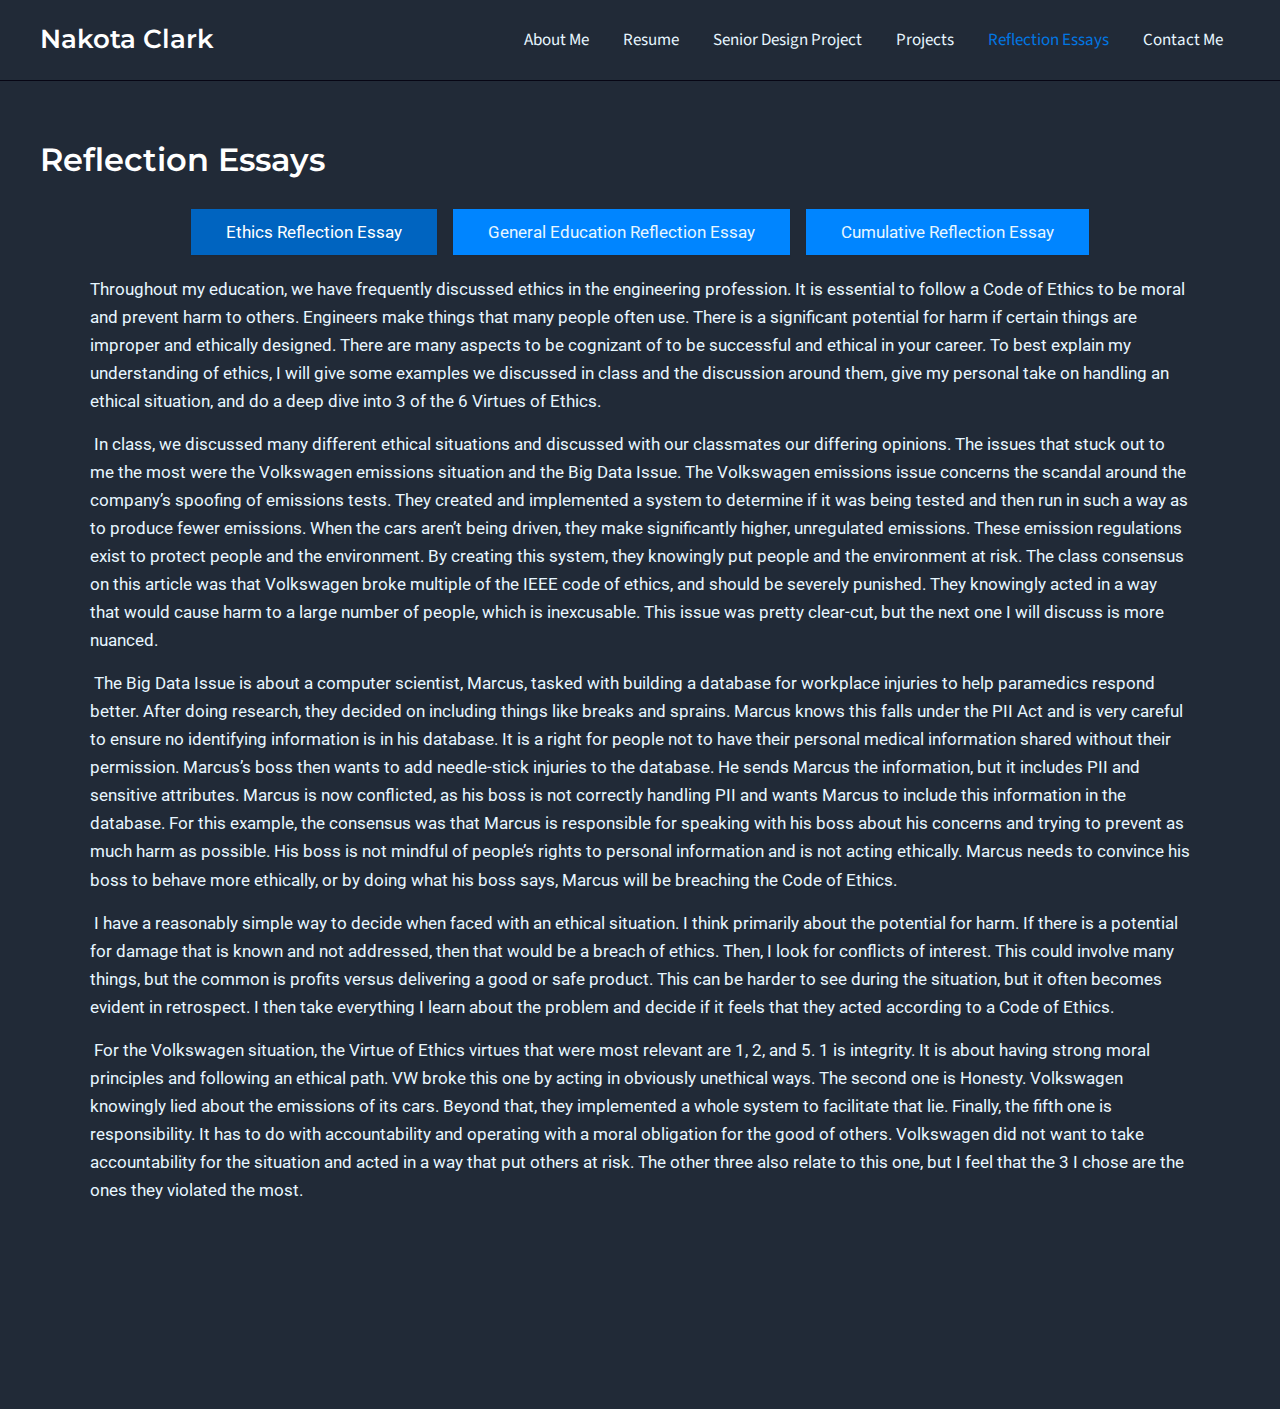
<file: general-3/index.html>
<!DOCTYPE html>
<html lang="en-US">
<head>
<meta charset="UTF-8">
<meta name="viewport" content="width=device-width, initial-scale=1">
	<link rel="profile" href="https://gmpg.org/xfn/11"> 
	<meta name="robots" content="index, follow, max-image-preview:large, max-snippet:-1, max-video-preview:-1">
	<style>img:is([sizes="auto" i], [sizes^="auto," i]) { contain-intrinsic-size: 3000px 1500px }</style>
	
	<!-- This site is optimized with the Yoast SEO plugin v26.0 - https://yoast.com/wordpress/plugins/seo/ -->
	<title>Reflection Essays - Nakota Clark</title>
	<link rel="canonical" href="/general-3/">
	<meta property="og:locale" content="en_US">
	<meta property="og:type" content="article">
	<meta property="og:title" content="Reflection Essays - Nakota Clark">
	<meta property="og:description" content="Ethics Reflection Essay General Education Reflection Essay Cumulative Reflection Essay Throughout my education, we have frequently discussed ethics in the [&hellip;]">
	<meta property="og:url" content="/general-3/">
	<meta property="og:site_name" content="Nakota Clark">
	<meta property="article:modified_time" content="2025-10-02T23:17:04+00:00">
	<meta name="twitter:card" content="summary_large_image">
	<meta name="twitter:label1" content="Est. reading time">
	<meta name="twitter:data1" content="23 minutes">
	<script type="application/ld+json" class="yoast-schema-graph">{"@context":"https://schema.org","@graph":[{"@type":"WebPage","@id":"/general-3/","url":"/general-3/","name":"Reflection Essays - Nakota Clark","isPartOf":{"@id":"/#website"},"datePublished":"2025-09-19T01:22:39+00:00","dateModified":"2025-10-02T23:17:04+00:00","breadcrumb":{"@id":"/general-3/#breadcrumb"},"inLanguage":"en-US","potentialAction":[{"@type":"ReadAction","target":["/general-3/"]}]},{"@type":"BreadcrumbList","@id":"/general-3/#breadcrumb","itemListElement":[{"@type":"ListItem","position":1,"name":"Home","item":"/"},{"@type":"ListItem","position":2,"name":"Reflection Essays"}]},{"@type":"WebSite","@id":"/#website","url":"/","name":"Nakota Clark","description":"","publisher":{"@id":"/#/schema/person/9455913245645ed3a1807a6c4db87dd5"},"potentialAction":[{"@type":"SearchAction","target":{"@type":"EntryPoint","urlTemplate":"/?s={search_term_string}"},"query-input":{"@type":"PropertyValueSpecification","valueRequired":true,"valueName":"search_term_string"}}],"inLanguage":"en-US"},{"@type":["Person","Organization"],"@id":"/#/schema/person/9455913245645ed3a1807a6c4db87dd5","name":"NakotaC","image":{"@type":"ImageObject","inLanguage":"en-US","@id":"/#/schema/person/image/","url":"https://secure.gravatar.com/avatar/33e54dec0cd79fc4b5e911c15f836c46ec8d0e452ecd3ca5f707bce0a3540a3b?s=96&d=mm&r=g","contentUrl":"https://secure.gravatar.com/avatar/33e54dec0cd79fc4b5e911c15f836c46ec8d0e452ecd3ca5f707bce0a3540a3b?s=96&d=mm&r=g","caption":"NakotaC"},"logo":{"@id":"/#/schema/person/image/"},"sameAs":[""]}]}</script>
	<!-- / Yoast SEO plugin. -->


<link rel="dns-prefetch" href="//fonts.googleapis.com">
<link rel="alternate" type="application/rss+xml" title="Nakota Clark &raquo; Feed" href="/feed/">
<link rel="alternate" type="application/rss+xml" title="Nakota Clark &raquo; Comments Feed" href="/comments/feed/">
<script>
window._wpemojiSettings = {"baseUrl":"https:\/\/s.w.org\/images\/core\/emoji\/16.0.1\/72x72\/","ext":".png","svgUrl":"https:\/\/s.w.org\/images\/core\/emoji\/16.0.1\/svg\/","svgExt":".svg","source":{"concatemoji":"\/wp-includes\/js\/wp-emoji-release.min.js?ver=6.8.3"}};
/*! This file is auto-generated */
!function(s,n){var o,i,e;function c(e){try{var t={supportTests:e,timestamp:(new Date).valueOf()};sessionStorage.setItem(o,JSON.stringify(t))}catch(e){}}function p(e,t,n){e.clearRect(0,0,e.canvas.width,e.canvas.height),e.fillText(t,0,0);var t=new Uint32Array(e.getImageData(0,0,e.canvas.width,e.canvas.height).data),a=(e.clearRect(0,0,e.canvas.width,e.canvas.height),e.fillText(n,0,0),new Uint32Array(e.getImageData(0,0,e.canvas.width,e.canvas.height).data));return t.every(function(e,t){return e===a[t]})}function u(e,t){e.clearRect(0,0,e.canvas.width,e.canvas.height),e.fillText(t,0,0);for(var n=e.getImageData(16,16,1,1),a=0;a<n.data.length;a++)if(0!==n.data[a])return!1;return!0}function f(e,t,n,a){switch(t){case"flag":return n(e,"\ud83c\udff3\ufe0f\u200d\u26a7\ufe0f","\ud83c\udff3\ufe0f\u200b\u26a7\ufe0f")?!1:!n(e,"\ud83c\udde8\ud83c\uddf6","\ud83c\udde8\u200b\ud83c\uddf6")&&!n(e,"\ud83c\udff4\udb40\udc67\udb40\udc62\udb40\udc65\udb40\udc6e\udb40\udc67\udb40\udc7f","\ud83c\udff4\u200b\udb40\udc67\u200b\udb40\udc62\u200b\udb40\udc65\u200b\udb40\udc6e\u200b\udb40\udc67\u200b\udb40\udc7f");case"emoji":return!a(e,"\ud83e\udedf")}return!1}function g(e,t,n,a){var r="undefined"!=typeof WorkerGlobalScope&&self instanceof WorkerGlobalScope?new OffscreenCanvas(300,150):s.createElement("canvas"),o=r.getContext("2d",{willReadFrequently:!0}),i=(o.textBaseline="top",o.font="600 32px Arial",{});return e.forEach(function(e){i[e]=t(o,e,n,a)}),i}function t(e){var t=s.createElement("script");t.src=e,t.defer=!0,s.head.appendChild(t)}"undefined"!=typeof Promise&&(o="wpEmojiSettingsSupports",i=["flag","emoji"],n.supports={everything:!0,everythingExceptFlag:!0},e=new Promise(function(e){s.addEventListener("DOMContentLoaded",e,{once:!0})}),new Promise(function(t){var n=function(){try{var e=JSON.parse(sessionStorage.getItem(o));if("object"==typeof e&&"number"==typeof e.timestamp&&(new Date).valueOf()<e.timestamp+604800&&"object"==typeof e.supportTests)return e.supportTests}catch(e){}return null}();if(!n){if("undefined"!=typeof Worker&&"undefined"!=typeof OffscreenCanvas&&"undefined"!=typeof URL&&URL.createObjectURL&&"undefined"!=typeof Blob)try{var e="postMessage("+g.toString()+"("+[JSON.stringify(i),f.toString(),p.toString(),u.toString()].join(",")+"));",a=new Blob([e],{type:"text/javascript"}),r=new Worker(URL.createObjectURL(a),{name:"wpTestEmojiSupports"});return void(r.onmessage=function(e){c(n=e.data),r.terminate(),t(n)})}catch(e){}c(n=g(i,f,p,u))}t(n)}).then(function(e){for(var t in e)n.supports[t]=e[t],n.supports.everything=n.supports.everything&&n.supports[t],"flag"!==t&&(n.supports.everythingExceptFlag=n.supports.everythingExceptFlag&&n.supports[t]);n.supports.everythingExceptFlag=n.supports.everythingExceptFlag&&!n.supports.flag,n.DOMReady=!1,n.readyCallback=function(){n.DOMReady=!0}}).then(function(){return e}).then(function(){var e;n.supports.everything||(n.readyCallback(),(e=n.source||{}).concatemoji?t(e.concatemoji):e.wpemoji&&e.twemoji&&(t(e.twemoji),t(e.wpemoji)))}))}((window,document),window._wpemojiSettings);
</script>
<link rel="stylesheet" id="astra-theme-css-css" href="/wp-content/themes/astra/assets/css/minified/main.min.css?ver=4.11.12" media="all">
<style id="astra-theme-css-inline-css">
:root{--ast-post-nav-space:0;--ast-container-default-xlg-padding:2.5em;--ast-container-default-lg-padding:2.5em;--ast-container-default-slg-padding:2em;--ast-container-default-md-padding:2.5em;--ast-container-default-sm-padding:2.5em;--ast-container-default-xs-padding:2.4em;--ast-container-default-xxs-padding:1.8em;--ast-code-block-background:var(--ast-global-color-5);--ast-comment-inputs-background:#F9FAFB;--ast-normal-container-width:1200px;--ast-narrow-container-width:750px;--ast-blog-title-font-weight:600;--ast-blog-meta-weight:600;--ast-global-color-primary:var(--ast-global-color-4);--ast-global-color-secondary:var(--ast-global-color-5);--ast-global-color-alternate-background:var(--ast-global-color-6);--ast-global-color-subtle-background:var(--ast-global-color-7);--ast-bg-style-guide:var( --ast-global-color-secondary,--ast-global-color-5 );--ast-shadow-style-guide:0px 0px 4px 0 #ffffff57;--ast-global-dark-bg-style:var( --ast-global-color-secondary,--ast-global-color-5 );--ast-global-dark-lfs:var( --ast-global-color-secondary,--ast-global-color-5 );--ast-widget-bg-color:var( --ast-global-color-secondary,--ast-global-color-5 );--ast-wc-container-head-bg-color:var( --ast-global-color-secondary,--ast-global-color-5 );--ast-title-layout-bg:var( --ast-global-color-secondary,--ast-global-color-5 );--ast-search-border-color:var(--ast-border-color);--ast-lifter-hover-bg:var( --ast-global-color-primary,--ast-global-color-4 );--ast-gallery-block-color:var(--ast-global-color-2);--srfm-color-input-label:var(--ast-global-color-2);}html{font-size:106.25%;}a{color:var(--ast-global-color-0);}a:hover,a:focus{color:var(--ast-global-color-1);}body,button,input,select,textarea,.ast-button,.ast-custom-button{font-family:'Source Sans Pro',sans-serif;font-weight:400;font-size:17px;font-size:1rem;line-height:var(--ast-body-line-height,1.65);}blockquote{color:var(--ast-global-color-3);}h1,h2,h3,h4,h5,h6,.entry-content :where(h1,h2,h3,h4,h5,h6),.site-title,.site-title a{font-family:'Montserrat',sans-serif;font-weight:600;}.ast-site-identity .site-title a{color:var(--ast-global-color-2);}.site-title{font-size:26px;font-size:1.5294117647059rem;display:block;}.site-header .site-description{font-size:15px;font-size:0.88235294117647rem;display:none;}.entry-title{font-size:20px;font-size:1.1764705882353rem;}.ast-blog-single-element.ast-taxonomy-container a{font-size:14px;font-size:0.82352941176471rem;}.ast-blog-meta-container{font-size:13px;font-size:0.76470588235294rem;}.archive .ast-article-post .ast-article-inner,.blog .ast-article-post .ast-article-inner,.archive .ast-article-post .ast-article-inner:hover,.blog .ast-article-post .ast-article-inner:hover{border-top-left-radius:6px;border-top-right-radius:6px;border-bottom-right-radius:6px;border-bottom-left-radius:6px;overflow:hidden;}h1,.entry-content :where(h1){font-size:48px;font-size:2.8235294117647rem;font-weight:600;font-family:'Montserrat',sans-serif;line-height:1.4em;}h2,.entry-content :where(h2){font-size:40px;font-size:2.3529411764706rem;font-weight:600;font-family:'Montserrat',sans-serif;line-height:1.3em;}h3,.entry-content :where(h3){font-size:32px;font-size:1.8823529411765rem;font-weight:600;font-family:'Montserrat',sans-serif;line-height:1.3em;}h4,.entry-content :where(h4){font-size:24px;font-size:1.4117647058824rem;line-height:1.2em;font-weight:600;font-family:'Montserrat',sans-serif;}h5,.entry-content :where(h5){font-size:20px;font-size:1.1764705882353rem;line-height:1.2em;font-weight:600;font-family:'Montserrat',sans-serif;}h6,.entry-content :where(h6){font-size:17px;font-size:1rem;line-height:1.25em;font-weight:600;font-family:'Montserrat',sans-serif;}::selection{background-color:var(--ast-global-color-0);color:#ffffff;}body,h1,h2,h3,h4,h5,h6,.entry-title a,.entry-content :where(h1,h2,h3,h4,h5,h6){color:var(--ast-global-color-3);}.tagcloud a:hover,.tagcloud a:focus,.tagcloud a.current-item{color:#ffffff;border-color:var(--ast-global-color-0);background-color:var(--ast-global-color-0);}input:focus,input[type="text"]:focus,input[type="email"]:focus,input[type="url"]:focus,input[type="password"]:focus,input[type="reset"]:focus,input[type="search"]:focus,textarea:focus{border-color:var(--ast-global-color-0);}input[type="radio"]:checked,input[type=reset],input[type="checkbox"]:checked,input[type="checkbox"]:hover:checked,input[type="checkbox"]:focus:checked,input[type=range]::-webkit-slider-thumb{border-color:var(--ast-global-color-0);background-color:var(--ast-global-color-0);box-shadow:none;}.site-footer a:hover + .post-count,.site-footer a:focus + .post-count{background:var(--ast-global-color-0);border-color:var(--ast-global-color-0);}.single .nav-links .nav-previous,.single .nav-links .nav-next{color:var(--ast-global-color-0);}.entry-meta,.entry-meta *{line-height:1.45;color:var(--ast-global-color-0);font-weight:600;}.entry-meta a:not(.ast-button):hover,.entry-meta a:not(.ast-button):hover *,.entry-meta a:not(.ast-button):focus,.entry-meta a:not(.ast-button):focus *,.page-links > .page-link,.page-links .page-link:hover,.post-navigation a:hover{color:var(--ast-global-color-1);}#cat option,.secondary .calendar_wrap thead a,.secondary .calendar_wrap thead a:visited{color:var(--ast-global-color-0);}.secondary .calendar_wrap #today,.ast-progress-val span{background:var(--ast-global-color-0);}.secondary a:hover + .post-count,.secondary a:focus + .post-count{background:var(--ast-global-color-0);border-color:var(--ast-global-color-0);}.calendar_wrap #today > a{color:#ffffff;}.page-links .page-link,.single .post-navigation a{color:var(--ast-global-color-3);}.ast-search-menu-icon .search-form button.search-submit{padding:0 4px;}.ast-search-menu-icon form.search-form{padding-right:0;}.ast-search-menu-icon.slide-search input.search-field{width:0;}.ast-header-search .ast-search-menu-icon.ast-dropdown-active .search-form,.ast-header-search .ast-search-menu-icon.ast-dropdown-active .search-field:focus{transition:all 0.2s;}.search-form input.search-field:focus{outline:none;}.ast-search-menu-icon .search-form button.search-submit:focus,.ast-theme-transparent-header .ast-header-search .ast-dropdown-active .ast-icon,.ast-theme-transparent-header .ast-inline-search .search-field:focus .ast-icon{color:var(--ast-global-color-1);}.ast-header-search .slide-search .search-form{border:2px solid var(--ast-global-color-0);}.ast-header-search .slide-search .search-field{background-color:(--ast-global-dark-bg-style);}.ast-archive-title{color:var(--ast-global-color-2);}.widget-title{font-size:24px;font-size:1.4117647058824rem;color:var(--ast-global-color-2);}.ast-single-post .entry-content a,.ast-comment-content a:not(.ast-comment-edit-reply-wrap a){text-decoration:underline;}.ast-single-post .elementor-widget-button .elementor-button,.ast-single-post .entry-content .uagb-tab a,.ast-single-post .entry-content .uagb-ifb-cta a,.ast-single-post .entry-content .uabb-module-content a,.ast-single-post .entry-content .uagb-post-grid a,.ast-single-post .entry-content .uagb-timeline a,.ast-single-post .entry-content .uagb-toc__wrap a,.ast-single-post .entry-content .uagb-taxomony-box a,.entry-content .wp-block-latest-posts > li > a,.ast-single-post .entry-content .wp-block-file__button,a.ast-post-filter-single,.ast-single-post .ast-comment-content .comment-reply-link,.ast-single-post .ast-comment-content .comment-edit-link{text-decoration:none;}.ast-search-menu-icon.slide-search a:focus-visible:focus-visible,.astra-search-icon:focus-visible,#close:focus-visible,a:focus-visible,.ast-menu-toggle:focus-visible,.site .skip-link:focus-visible,.wp-block-loginout input:focus-visible,.wp-block-search.wp-block-search__button-inside .wp-block-search__inside-wrapper,.ast-header-navigation-arrow:focus-visible,.ast-orders-table__row .ast-orders-table__cell:focus-visible,a#ast-apply-coupon:focus-visible,#ast-apply-coupon:focus-visible,#close:focus-visible,.button.search-submit:focus-visible,#search_submit:focus,.normal-search:focus-visible,.ast-header-account-wrap:focus-visible,.astra-cart-drawer-close:focus,.ast-single-variation:focus,.ast-button:focus{outline-style:dotted;outline-color:inherit;outline-width:thin;}input:focus,input[type="text"]:focus,input[type="email"]:focus,input[type="url"]:focus,input[type="password"]:focus,input[type="reset"]:focus,input[type="search"]:focus,input[type="number"]:focus,textarea:focus,.wp-block-search__input:focus,[data-section="section-header-mobile-trigger"] .ast-button-wrap .ast-mobile-menu-trigger-minimal:focus,.ast-mobile-popup-drawer.active .menu-toggle-close:focus,#ast-scroll-top:focus,#coupon_code:focus,#ast-coupon-code:focus{border-style:dotted;border-color:inherit;border-width:thin;}input{outline:none;}.ast-logo-title-inline .site-logo-img{padding-right:1em;}body .ast-oembed-container *{position:absolute;top:0;width:100%;height:100%;left:0;}body .wp-block-embed-pocket-casts .ast-oembed-container *{position:unset;}.ast-single-post-featured-section + article {margin-top: 2em;}.site-content .ast-single-post-featured-section img {width: 100%;overflow: hidden;object-fit: cover;}.ast-separate-container .site-content .ast-single-post-featured-section + article {margin-top: -80px;z-index: 9;position: relative;border-radius: 4px;}@media (min-width: 922px) {.ast-no-sidebar .site-content .ast-article-image-container--wide {margin-left: -120px;margin-right: -120px;max-width: unset;width: unset;}.ast-left-sidebar .site-content .ast-article-image-container--wide,.ast-right-sidebar .site-content .ast-article-image-container--wide {margin-left: -10px;margin-right: -10px;}.site-content .ast-article-image-container--full {margin-left: calc( -50vw + 50%);margin-right: calc( -50vw + 50%);max-width: 100vw;width: 100vw;}.ast-left-sidebar .site-content .ast-article-image-container--full,.ast-right-sidebar .site-content .ast-article-image-container--full {margin-left: -10px;margin-right: -10px;max-width: inherit;width: auto;}}.site > .ast-single-related-posts-container {margin-top: 0;}@media (min-width: 922px) {.ast-desktop .ast-container--narrow {max-width: var(--ast-narrow-container-width);margin: 0 auto;}}input[type="text"],input[type="number"],input[type="email"],input[type="url"],input[type="password"],input[type="search"],input[type=reset],input[type=tel],input[type=date],select,textarea{font-size:16px;font-style:normal;font-weight:400;line-height:24px;width:100%;padding:12px 16px;border-radius:4px;box-shadow:0px 1px 2px 0px rgba(0,0,0,0.05);color:var(--ast-form-input-text,#475569);}input[type="text"],input[type="number"],input[type="email"],input[type="url"],input[type="password"],input[type="search"],input[type=reset],input[type=tel],input[type=date],select{height:40px;}input[type="date"]{border-width:1px;border-style:solid;border-color:var(--ast-border-color);background:var( --ast-global-color-secondary,--ast-global-color-5 );}input[type="text"]:focus,input[type="number"]:focus,input[type="email"]:focus,input[type="url"]:focus,input[type="password"]:focus,input[type="search"]:focus,input[type=reset]:focus,input[type="tel"]:focus,input[type="date"]:focus,select:focus,textarea:focus{border-color:#046BD2;box-shadow:none;outline:none;color:var(--ast-form-input-focus-text,#475569);}label,legend{color:#111827;font-size:14px;font-style:normal;font-weight:500;line-height:20px;}select{padding:6px 10px;}fieldset{padding:30px;border-radius:4px;}button,.ast-button,.button,input[type="button"],input[type="reset"],input[type="submit"],a:where(.wp-block-button__link){border-radius:4px;box-shadow:0px 1px 2px 0px rgba(0,0,0,0.05);}:root{--ast-comment-inputs-background:var( --ast-global-color-secondary,--ast-global-color-5 );}::placeholder{color:var(--ast-form-field-color,#9CA3AF);}::-ms-input-placeholder{color:var(--ast-form-field-color,#9CA3AF);}@media (max-width:921.9px){#ast-desktop-header{display:none;}}@media (min-width:922px){#ast-mobile-header{display:none;}}.wp-block-buttons.aligncenter{justify-content:center;}@media (max-width:921px){.ast-theme-transparent-header #primary,.ast-theme-transparent-header #secondary{padding:0;}}@media (max-width:921px){.ast-plain-container.ast-no-sidebar #primary{padding:0;}}.ast-plain-container.ast-no-sidebar #primary{margin-top:0;margin-bottom:0;}@media (min-width:1200px){.ast-plain-container.ast-no-sidebar #primary{margin-top:60px;margin-bottom:60px;}}.wp-block-button.is-style-outline .wp-block-button__link{border-color:var(--ast-global-color-0);border-top-width:0px;border-right-width:0px;border-bottom-width:0px;border-left-width:0px;}div.wp-block-button.is-style-outline > .wp-block-button__link:not(.has-text-color),div.wp-block-button.wp-block-button__link.is-style-outline:not(.has-text-color){color:var(--ast-global-color-0);}.wp-block-button.is-style-outline .wp-block-button__link:hover,.wp-block-buttons .wp-block-button.is-style-outline .wp-block-button__link:focus,.wp-block-buttons .wp-block-button.is-style-outline > .wp-block-button__link:not(.has-text-color):hover,.wp-block-buttons .wp-block-button.wp-block-button__link.is-style-outline:not(.has-text-color):hover{color:#ffffff;background-color:var(--ast-global-color-1);border-color:var(--ast-global-color-1);}.post-page-numbers.current .page-link,.ast-pagination .page-numbers.current{color:#ffffff;border-color:var(--ast-global-color-0);background-color:var(--ast-global-color-0);}.wp-block-button.is-style-outline .wp-block-button__link{border-top-width:0px;border-right-width:0px;border-bottom-width:0px;border-left-width:0px;}.wp-block-buttons .wp-block-button.is-style-outline .wp-block-button__link.wp-element-button,.ast-outline-button,.wp-block-uagb-buttons-child .uagb-buttons-repeater.ast-outline-button{border-color:var(--ast-global-color-0);border-top-width:2px;border-right-width:2px;border-bottom-width:2px;border-left-width:2px;font-family:inherit;font-weight:500;font-size:16px;font-size:0.94117647058824rem;line-height:1em;padding-top:13px;padding-right:30px;padding-bottom:13px;padding-left:30px;}.wp-block-buttons .wp-block-button.is-style-outline > .wp-block-button__link:not(.has-text-color),.wp-block-buttons .wp-block-button.wp-block-button__link.is-style-outline:not(.has-text-color),.ast-outline-button{color:var(--ast-global-color-0);}.wp-block-button.is-style-outline .wp-block-button__link:hover,.wp-block-buttons .wp-block-button.is-style-outline .wp-block-button__link:focus,.wp-block-buttons .wp-block-button.is-style-outline > .wp-block-button__link:not(.has-text-color):hover,.wp-block-buttons .wp-block-button.wp-block-button__link.is-style-outline:not(.has-text-color):hover,.ast-outline-button:hover,.ast-outline-button:focus,.wp-block-uagb-buttons-child .uagb-buttons-repeater.ast-outline-button:hover,.wp-block-uagb-buttons-child .uagb-buttons-repeater.ast-outline-button:focus{color:#ffffff;background-color:var(--ast-global-color-1);border-color:var(--ast-global-color-1);}.ast-single-post .entry-content a.ast-outline-button,.ast-single-post .entry-content .is-style-outline>.wp-block-button__link{text-decoration:none;}.wp-block-button .wp-block-button__link.wp-element-button.is-style-outline:not(.has-background),.wp-block-button.is-style-outline>.wp-block-button__link.wp-element-button:not(.has-background),.ast-outline-button{background-color:transparent;}.uagb-buttons-repeater.ast-outline-button{border-radius:9999px;}@media (max-width:921px){.wp-block-buttons .wp-block-button.is-style-outline .wp-block-button__link.wp-element-button,.ast-outline-button,.wp-block-uagb-buttons-child .uagb-buttons-repeater.ast-outline-button{padding-top:12px;padding-right:28px;padding-bottom:12px;padding-left:28px;}}@media (max-width:544px){.wp-block-buttons .wp-block-button.is-style-outline .wp-block-button__link.wp-element-button,.ast-outline-button,.wp-block-uagb-buttons-child .uagb-buttons-repeater.ast-outline-button{padding-top:10px;padding-right:24px;padding-bottom:10px;padding-left:24px;}}.entry-content[data-ast-blocks-layout] > figure{margin-bottom:1em;}h1.widget-title{font-weight:600;}h2.widget-title{font-weight:600;}h3.widget-title{font-weight:600;}#page{display:flex;flex-direction:column;min-height:100vh;}.ast-404-layout-1 h1.page-title{color:var(--ast-global-color-2);}.single .post-navigation a{line-height:1em;height:inherit;}.error-404 .page-sub-title{font-size:1.5rem;font-weight:inherit;}.search .site-content .content-area .search-form{margin-bottom:0;}#page .site-content{flex-grow:1;}.widget{margin-bottom:1.25em;}#secondary li{line-height:1.5em;}#secondary .wp-block-group h2{margin-bottom:0.7em;}#secondary h2{font-size:1.7rem;}.ast-separate-container .ast-article-post,.ast-separate-container .ast-article-single,.ast-separate-container .comment-respond{padding:3em;}.ast-separate-container .ast-article-single .ast-article-single{padding:0;}.ast-article-single .wp-block-post-template-is-layout-grid{padding-left:0;}.ast-separate-container .comments-title,.ast-narrow-container .comments-title{padding:1.5em 2em;}.ast-page-builder-template .comment-form-textarea,.ast-comment-formwrap .ast-grid-common-col{padding:0;}.ast-comment-formwrap{padding:0;display:inline-flex;column-gap:20px;width:100%;margin-left:0;margin-right:0;}.comments-area textarea#comment:focus,.comments-area textarea#comment:active,.comments-area .ast-comment-formwrap input[type="text"]:focus,.comments-area .ast-comment-formwrap input[type="text"]:active {box-shadow:none;outline:none;}.archive.ast-page-builder-template .entry-header{margin-top:2em;}.ast-page-builder-template .ast-comment-formwrap{width:100%;}.entry-title{margin-bottom:0.6em;}.ast-archive-description p{font-size:inherit;font-weight:inherit;line-height:inherit;}.ast-separate-container .ast-comment-list li.depth-1,.hentry{margin-bottom:1.5em;}.site-content section.ast-archive-description{margin-bottom:2em;}@media (min-width:921px){.ast-left-sidebar.ast-page-builder-template #secondary,.archive.ast-right-sidebar.ast-page-builder-template .site-main{padding-left:20px;padding-right:20px;}}@media (max-width:544px){.ast-comment-formwrap.ast-row{column-gap:10px;display:inline-block;}#ast-commentform .ast-grid-common-col{position:relative;width:100%;}}@media (min-width:1201px){.ast-separate-container .ast-article-post,.ast-separate-container .ast-article-single,.ast-separate-container .ast-author-box,.ast-separate-container .ast-404-layout-1,.ast-separate-container .no-results{padding:3em;}}@media (max-width:921px){.ast-left-sidebar #content > .ast-container{display:flex;flex-direction:column-reverse;width:100%;}}@media (min-width:922px){.ast-separate-container.ast-right-sidebar #primary,.ast-separate-container.ast-left-sidebar #primary{border:0;}.search-no-results.ast-separate-container #primary{margin-bottom:4em;}}.wp-block-button .wp-block-button__link{color:#ffffff;}.wp-block-button .wp-block-button__link:hover,.wp-block-button .wp-block-button__link:focus{color:#ffffff;background-color:var(--ast-global-color-1);border-color:var(--ast-global-color-1);}.elementor-widget-heading h1.elementor-heading-title{line-height:1.4em;}.elementor-widget-heading h2.elementor-heading-title{line-height:1.3em;}.elementor-widget-heading h3.elementor-heading-title{line-height:1.3em;}.elementor-widget-heading h4.elementor-heading-title{line-height:1.2em;}.elementor-widget-heading h5.elementor-heading-title{line-height:1.2em;}.elementor-widget-heading h6.elementor-heading-title{line-height:1.25em;}.wp-block-button .wp-block-button__link,.wp-block-search .wp-block-search__button,body .wp-block-file .wp-block-file__button{border-style:solid;border-top-width:0px;border-right-width:0px;border-left-width:0px;border-bottom-width:0px;border-color:var(--ast-global-color-0);background-color:var(--ast-global-color-0);color:#ffffff;font-family:inherit;font-weight:500;line-height:1em;font-size:16px;font-size:0.94117647058824rem;border-top-left-radius:3px;border-top-right-radius:3px;border-bottom-right-radius:3px;border-bottom-left-radius:3px;padding-top:10px;padding-right:20px;padding-bottom:10px;padding-left:20px;}.ast-single-post .entry-content .wp-block-button .wp-block-button__link,.ast-single-post .entry-content .wp-block-search .wp-block-search__button,body .entry-content .wp-block-file .wp-block-file__button{text-decoration:none;}.menu-toggle,button,.ast-button,.ast-custom-button,.button,input#submit,input[type="button"],input[type="submit"],input[type="reset"],#comments .submit,.search .search-submit,form[CLASS*="wp-block-search__"].wp-block-search .wp-block-search__inside-wrapper .wp-block-search__button,body .wp-block-file .wp-block-file__button,.search .search-submit{border-style:solid;border-top-width:0px;border-right-width:0px;border-left-width:0px;border-bottom-width:0px;color:#ffffff;border-color:var(--ast-global-color-0);background-color:var(--ast-global-color-0);padding-top:10px;padding-right:20px;padding-bottom:10px;padding-left:20px;font-family:inherit;font-weight:500;font-size:16px;font-size:0.94117647058824rem;line-height:1em;border-top-left-radius:3px;border-top-right-radius:3px;border-bottom-right-radius:3px;border-bottom-left-radius:3px;}button:focus,.menu-toggle:hover,button:hover,.ast-button:hover,.ast-custom-button:hover .button:hover,.ast-custom-button:hover ,input[type=reset]:hover,input[type=reset]:focus,input#submit:hover,input#submit:focus,input[type="button"]:hover,input[type="button"]:focus,input[type="submit"]:hover,input[type="submit"]:focus,form[CLASS*="wp-block-search__"].wp-block-search .wp-block-search__inside-wrapper .wp-block-search__button:hover,form[CLASS*="wp-block-search__"].wp-block-search .wp-block-search__inside-wrapper .wp-block-search__button:focus,body .wp-block-file .wp-block-file__button:hover,body .wp-block-file .wp-block-file__button:focus{color:#ffffff;background-color:var(--ast-global-color-1);border-color:var(--ast-global-color-1);}form[CLASS*="wp-block-search__"].wp-block-search .wp-block-search__inside-wrapper .wp-block-search__button.has-icon{padding-top:calc(10px - 3px);padding-right:calc(20px - 3px);padding-bottom:calc(10px - 3px);padding-left:calc(20px - 3px);}@media (max-width:921px){.ast-mobile-header-stack .main-header-bar .ast-search-menu-icon{display:inline-block;}.ast-header-break-point.ast-header-custom-item-outside .ast-mobile-header-stack .main-header-bar .ast-search-icon{margin:0;}.ast-comment-avatar-wrap img{max-width:2.5em;}.ast-comment-meta{padding:0 1.8888em 1.3333em;}}@media (min-width:544px){.ast-container{max-width:100%;}}@media (max-width:544px){.ast-separate-container .ast-article-post,.ast-separate-container .ast-article-single,.ast-separate-container .comments-title,.ast-separate-container .ast-archive-description{padding:1.5em 1em;}.ast-separate-container #content .ast-container{padding-left:0.54em;padding-right:0.54em;}.ast-separate-container .ast-comment-list .bypostauthor{padding:.5em;}.ast-search-menu-icon.ast-dropdown-active .search-field{width:170px;}} #ast-mobile-header .ast-site-header-cart-li a{pointer-events:none;}.ast-separate-container{background-color:#7a99e0;background-image:none;}@media (max-width:921px){.widget-title{font-size:24px;font-size:1.4117647058824rem;}body,button,input,select,textarea,.ast-button,.ast-custom-button{font-size:17px;font-size:1rem;}#secondary,#secondary button,#secondary input,#secondary select,#secondary textarea{font-size:17px;font-size:1rem;}.site-title{display:block;}.site-header .site-description{display:none;}h1,.entry-content :where(h1){font-size:36px;font-size:2.1176470588235rem;}h2,.entry-content :where(h2){font-size:30px;font-size:1.7647058823529rem;}h3,.entry-content :where(h3){font-size:25px;font-size:1.4705882352941rem;}h4,.entry-content :where(h4){font-size:20px;font-size:1.1764705882353rem;}h5,.entry-content :where(h5){font-size:17px;font-size:1rem;}h6,.entry-content :where(h6){font-size:15px;font-size:0.88235294117647rem;}}@media (max-width:544px){.widget-title{font-size:24px;font-size:1.4117647058824rem;}body,button,input,select,textarea,.ast-button,.ast-custom-button{font-size:17px;font-size:1rem;}#secondary,#secondary button,#secondary input,#secondary select,#secondary textarea{font-size:17px;font-size:1rem;}.site-title{display:block;}.site-header .site-description{display:none;}h1,.entry-content :where(h1){font-size:32px;font-size:1.8823529411765rem;}h2,.entry-content :where(h2){font-size:26px;font-size:1.5294117647059rem;}h3,.entry-content :where(h3){font-size:22px;font-size:1.2941176470588rem;}h4,.entry-content :where(h4){font-size:18px;font-size:1.0588235294118rem;}h5,.entry-content :where(h5){font-size:15px;font-size:0.88235294117647rem;}h6,.entry-content :where(h6){font-size:13px;font-size:0.76470588235294rem;}}@media (max-width:544px){html{font-size:106.25%;}}@media (min-width:922px){.ast-container{max-width:1240px;}}@media (min-width:922px){.site-content .ast-container{display:flex;}}@media (max-width:921px){.site-content .ast-container{flex-direction:column;}}.entry-content :where(h1,h2,h3,h4,h5,h6){clear:none;}@media (min-width:922px){.main-header-menu .sub-menu .menu-item.ast-left-align-sub-menu:hover > .sub-menu,.main-header-menu .sub-menu .menu-item.ast-left-align-sub-menu.focus > .sub-menu{margin-left:-0px;}}.entry-content li > p{margin-bottom:0;}.site .comments-area{padding-bottom:2em;margin-top:2em;}.wp-block-file {display: flex;align-items: center;flex-wrap: wrap;justify-content: space-between;}.wp-block-pullquote {border: none;}.wp-block-pullquote blockquote::before {content: "\201D";font-family: "Helvetica",sans-serif;display: flex;transform: rotate( 180deg );font-size: 6rem;font-style: normal;line-height: 1;font-weight: bold;align-items: center;justify-content: center;}.has-text-align-right > blockquote::before {justify-content: flex-start;}.has-text-align-left > blockquote::before {justify-content: flex-end;}figure.wp-block-pullquote.is-style-solid-color blockquote {max-width: 100%;text-align: inherit;}:root {--wp--custom--ast-default-block-top-padding: 3em;--wp--custom--ast-default-block-right-padding: 3em;--wp--custom--ast-default-block-bottom-padding: 3em;--wp--custom--ast-default-block-left-padding: 3em;--wp--custom--ast-container-width: 1200px;--wp--custom--ast-content-width-size: 1200px;--wp--custom--ast-wide-width-size: calc(1200px + var(--wp--custom--ast-default-block-left-padding) + var(--wp--custom--ast-default-block-right-padding));}.ast-narrow-container {--wp--custom--ast-content-width-size: 750px;--wp--custom--ast-wide-width-size: 750px;}@media(max-width: 921px) {:root {--wp--custom--ast-default-block-top-padding: 3em;--wp--custom--ast-default-block-right-padding: 2em;--wp--custom--ast-default-block-bottom-padding: 3em;--wp--custom--ast-default-block-left-padding: 2em;}}@media(max-width: 544px) {:root {--wp--custom--ast-default-block-top-padding: 3em;--wp--custom--ast-default-block-right-padding: 1.5em;--wp--custom--ast-default-block-bottom-padding: 3em;--wp--custom--ast-default-block-left-padding: 1.5em;}}.entry-content > .wp-block-group,.entry-content > .wp-block-cover,.entry-content > .wp-block-columns {padding-top: var(--wp--custom--ast-default-block-top-padding);padding-right: var(--wp--custom--ast-default-block-right-padding);padding-bottom: var(--wp--custom--ast-default-block-bottom-padding);padding-left: var(--wp--custom--ast-default-block-left-padding);}.ast-plain-container.ast-no-sidebar .entry-content > .alignfull,.ast-page-builder-template .ast-no-sidebar .entry-content > .alignfull {margin-left: calc( -50vw + 50%);margin-right: calc( -50vw + 50%);max-width: 100vw;width: 100vw;}.ast-plain-container.ast-no-sidebar .entry-content .alignfull .alignfull,.ast-page-builder-template.ast-no-sidebar .entry-content .alignfull .alignfull,.ast-plain-container.ast-no-sidebar .entry-content .alignfull .alignwide,.ast-page-builder-template.ast-no-sidebar .entry-content .alignfull .alignwide,.ast-plain-container.ast-no-sidebar .entry-content .alignwide .alignfull,.ast-page-builder-template.ast-no-sidebar .entry-content .alignwide .alignfull,.ast-plain-container.ast-no-sidebar .entry-content .alignwide .alignwide,.ast-page-builder-template.ast-no-sidebar .entry-content .alignwide .alignwide,.ast-plain-container.ast-no-sidebar .entry-content .wp-block-column .alignfull,.ast-page-builder-template.ast-no-sidebar .entry-content .wp-block-column .alignfull,.ast-plain-container.ast-no-sidebar .entry-content .wp-block-column .alignwide,.ast-page-builder-template.ast-no-sidebar .entry-content .wp-block-column .alignwide {margin-left: auto;margin-right: auto;width: 100%;}[data-ast-blocks-layout] .wp-block-separator:not(.is-style-dots) {height: 0;}[data-ast-blocks-layout] .wp-block-separator {margin: 20px auto;}[data-ast-blocks-layout] .wp-block-separator:not(.is-style-wide):not(.is-style-dots) {max-width: 100px;}[data-ast-blocks-layout] .wp-block-separator.has-background {padding: 0;}.entry-content[data-ast-blocks-layout] > * {max-width: var(--wp--custom--ast-content-width-size);margin-left: auto;margin-right: auto;}.entry-content[data-ast-blocks-layout] > .alignwide {max-width: var(--wp--custom--ast-wide-width-size);}.entry-content[data-ast-blocks-layout] .alignfull {max-width: none;}.entry-content .wp-block-columns {margin-bottom: 0;}blockquote {margin: 1.5em;border-color: rgba(0,0,0,0.05);}.wp-block-quote:not(.has-text-align-right):not(.has-text-align-center) {border-left: 5px solid rgba(0,0,0,0.05);}.has-text-align-right > blockquote,blockquote.has-text-align-right {border-right: 5px solid rgba(0,0,0,0.05);}.has-text-align-left > blockquote,blockquote.has-text-align-left {border-left: 5px solid rgba(0,0,0,0.05);}.wp-block-site-tagline,.wp-block-latest-posts .read-more {margin-top: 15px;}.wp-block-loginout p label {display: block;}.wp-block-loginout p:not(.login-remember):not(.login-submit) input {width: 100%;}.wp-block-loginout input:focus {border-color: transparent;}.wp-block-loginout input:focus {outline: thin dotted;}.entry-content .wp-block-media-text .wp-block-media-text__content {padding: 0 0 0 8%;}.entry-content .wp-block-media-text.has-media-on-the-right .wp-block-media-text__content {padding: 0 8% 0 0;}.entry-content .wp-block-media-text.has-background .wp-block-media-text__content {padding: 8%;}.entry-content .wp-block-cover:not([class*="background-color"]):not(.has-text-color.has-link-color) .wp-block-cover__inner-container,.entry-content .wp-block-cover:not([class*="background-color"]) .wp-block-cover-image-text,.entry-content .wp-block-cover:not([class*="background-color"]) .wp-block-cover-text,.entry-content .wp-block-cover-image:not([class*="background-color"]) .wp-block-cover__inner-container,.entry-content .wp-block-cover-image:not([class*="background-color"]) .wp-block-cover-image-text,.entry-content .wp-block-cover-image:not([class*="background-color"]) .wp-block-cover-text {color: var(--ast-global-color-primary,var(--ast-global-color-5));}.wp-block-loginout .login-remember input {width: 1.1rem;height: 1.1rem;margin: 0 5px 4px 0;vertical-align: middle;}.wp-block-latest-posts > li > *:first-child,.wp-block-latest-posts:not(.is-grid) > li:first-child {margin-top: 0;}.entry-content > .wp-block-buttons,.entry-content > .wp-block-uagb-buttons {margin-bottom: 1.5em;}.wp-block-search__inside-wrapper .wp-block-search__input {padding: 0 10px;color: var(--ast-global-color-3);background: var(--ast-global-color-primary,var(--ast-global-color-5));border-color: var(--ast-border-color);}.wp-block-latest-posts .read-more {margin-bottom: 1.5em;}.wp-block-search__no-button .wp-block-search__inside-wrapper .wp-block-search__input {padding-top: 5px;padding-bottom: 5px;}.wp-block-latest-posts .wp-block-latest-posts__post-date,.wp-block-latest-posts .wp-block-latest-posts__post-author {font-size: 1rem;}.wp-block-latest-posts > li > *,.wp-block-latest-posts:not(.is-grid) > li {margin-top: 12px;margin-bottom: 12px;}.ast-page-builder-template .entry-content[data-ast-blocks-layout] > *,.ast-page-builder-template .entry-content[data-ast-blocks-layout] > .alignfull:where(:not(.wp-block-group):not(.uagb-is-root-container):not(.spectra-is-root-container)) > * {max-width: none;}.ast-page-builder-template .entry-content[data-ast-blocks-layout] > .alignwide:where(:not(.uagb-is-root-container):not(.spectra-is-root-container)) > * {max-width: var(--wp--custom--ast-wide-width-size);}.ast-page-builder-template .entry-content[data-ast-blocks-layout] > .inherit-container-width > *,.ast-page-builder-template .entry-content[data-ast-blocks-layout] > *:not(.wp-block-group):where(:not(.uagb-is-root-container):not(.spectra-is-root-container)) > *,.entry-content[data-ast-blocks-layout] > .wp-block-cover .wp-block-cover__inner-container {max-width: none ;margin-left: auto;margin-right: auto;}.entry-content[data-ast-blocks-layout] .wp-block-cover:not(.alignleft):not(.alignright) {width: auto;}@media(max-width: 1200px) {.ast-separate-container .entry-content > .alignfull,.ast-separate-container .entry-content[data-ast-blocks-layout] > .alignwide,.ast-plain-container .entry-content[data-ast-blocks-layout] > .alignwide,.ast-plain-container .entry-content .alignfull {margin-left: calc(-1 * min(var(--ast-container-default-xlg-padding),20px)) ;margin-right: calc(-1 * min(var(--ast-container-default-xlg-padding),20px));}}@media(min-width: 1201px) {.ast-separate-container .entry-content > .alignfull {margin-left: calc(-1 * var(--ast-container-default-xlg-padding) );margin-right: calc(-1 * var(--ast-container-default-xlg-padding) );}.ast-separate-container .entry-content[data-ast-blocks-layout] > .alignwide,.ast-plain-container .entry-content[data-ast-blocks-layout] > .alignwide {margin-left: auto;margin-right: auto;}}@media(min-width: 921px) {.ast-separate-container .entry-content .wp-block-group.alignwide:not(.inherit-container-width) > :where(:not(.alignleft):not(.alignright)),.ast-plain-container .entry-content .wp-block-group.alignwide:not(.inherit-container-width) > :where(:not(.alignleft):not(.alignright)) {max-width: calc( var(--wp--custom--ast-content-width-size) + 80px );}.ast-plain-container.ast-right-sidebar .entry-content[data-ast-blocks-layout] .alignfull,.ast-plain-container.ast-left-sidebar .entry-content[data-ast-blocks-layout] .alignfull {margin-left: -60px;margin-right: -60px;}}@media(min-width: 544px) {.entry-content > .alignleft {margin-right: 20px;}.entry-content > .alignright {margin-left: 20px;}}@media (max-width:544px){.wp-block-columns .wp-block-column:not(:last-child){margin-bottom:20px;}.wp-block-latest-posts{margin:0;}}@media( max-width: 600px ) {.entry-content .wp-block-media-text .wp-block-media-text__content,.entry-content .wp-block-media-text.has-media-on-the-right .wp-block-media-text__content {padding: 8% 0 0;}.entry-content .wp-block-media-text.has-background .wp-block-media-text__content {padding: 8%;}}.ast-page-builder-template .entry-header {padding-left: 0;}.ast-narrow-container .site-content .wp-block-uagb-image--align-full .wp-block-uagb-image__figure {max-width: 100%;margin-left: auto;margin-right: auto;}.entry-content ul,.entry-content ol {padding: revert;margin: revert;padding-left: 20px;}:root .has-ast-global-color-0-color{color:var(--ast-global-color-0);}:root .has-ast-global-color-0-background-color{background-color:var(--ast-global-color-0);}:root .wp-block-button .has-ast-global-color-0-color{color:var(--ast-global-color-0);}:root .wp-block-button .has-ast-global-color-0-background-color{background-color:var(--ast-global-color-0);}:root .has-ast-global-color-1-color{color:var(--ast-global-color-1);}:root .has-ast-global-color-1-background-color{background-color:var(--ast-global-color-1);}:root .wp-block-button .has-ast-global-color-1-color{color:var(--ast-global-color-1);}:root .wp-block-button .has-ast-global-color-1-background-color{background-color:var(--ast-global-color-1);}:root .has-ast-global-color-2-color{color:var(--ast-global-color-2);}:root .has-ast-global-color-2-background-color{background-color:var(--ast-global-color-2);}:root .wp-block-button .has-ast-global-color-2-color{color:var(--ast-global-color-2);}:root .wp-block-button .has-ast-global-color-2-background-color{background-color:var(--ast-global-color-2);}:root .has-ast-global-color-3-color{color:var(--ast-global-color-3);}:root .has-ast-global-color-3-background-color{background-color:var(--ast-global-color-3);}:root .wp-block-button .has-ast-global-color-3-color{color:var(--ast-global-color-3);}:root .wp-block-button .has-ast-global-color-3-background-color{background-color:var(--ast-global-color-3);}:root .has-ast-global-color-4-color{color:var(--ast-global-color-4);}:root .has-ast-global-color-4-background-color{background-color:var(--ast-global-color-4);}:root .wp-block-button .has-ast-global-color-4-color{color:var(--ast-global-color-4);}:root .wp-block-button .has-ast-global-color-4-background-color{background-color:var(--ast-global-color-4);}:root .has-ast-global-color-5-color{color:var(--ast-global-color-5);}:root .has-ast-global-color-5-background-color{background-color:var(--ast-global-color-5);}:root .wp-block-button .has-ast-global-color-5-color{color:var(--ast-global-color-5);}:root .wp-block-button .has-ast-global-color-5-background-color{background-color:var(--ast-global-color-5);}:root .has-ast-global-color-6-color{color:var(--ast-global-color-6);}:root .has-ast-global-color-6-background-color{background-color:var(--ast-global-color-6);}:root .wp-block-button .has-ast-global-color-6-color{color:var(--ast-global-color-6);}:root .wp-block-button .has-ast-global-color-6-background-color{background-color:var(--ast-global-color-6);}:root .has-ast-global-color-7-color{color:var(--ast-global-color-7);}:root .has-ast-global-color-7-background-color{background-color:var(--ast-global-color-7);}:root .wp-block-button .has-ast-global-color-7-color{color:var(--ast-global-color-7);}:root .wp-block-button .has-ast-global-color-7-background-color{background-color:var(--ast-global-color-7);}:root .has-ast-global-color-8-color{color:var(--ast-global-color-8);}:root .has-ast-global-color-8-background-color{background-color:var(--ast-global-color-8);}:root .wp-block-button .has-ast-global-color-8-color{color:var(--ast-global-color-8);}:root .wp-block-button .has-ast-global-color-8-background-color{background-color:var(--ast-global-color-8);}:root{--ast-global-color-0:#0085FF;--ast-global-color-1:#0177E3;--ast-global-color-2:#FFFFFF;--ast-global-color-3:#E7F6FF;--ast-global-color-4:#212A37;--ast-global-color-5:#0F172A;--ast-global-color-6:#4F5B62;--ast-global-color-7:#070614;--ast-global-color-8:#222222;}:root {--ast-border-color : var(--ast-global-color-0);}.ast-single-entry-banner {-js-display: flex;display: flex;flex-direction: column;justify-content: center;text-align: center;position: relative;background: var(--ast-title-layout-bg);}.ast-single-entry-banner[data-banner-layout="layout-1"] {max-width: 1200px;background: inherit;padding: 20px 0;}.ast-single-entry-banner[data-banner-width-type="custom"] {margin: 0 auto;width: 100%;}.ast-single-entry-banner + .site-content .entry-header {margin-bottom: 0;}.site .ast-author-avatar {--ast-author-avatar-size: ;}a.ast-underline-text {text-decoration: underline;}.ast-container > .ast-terms-link {position: relative;display: block;}a.ast-button.ast-badge-tax {padding: 4px 8px;border-radius: 3px;font-size: inherit;}header.entry-header{text-align:left;}header.entry-header .entry-title{font-weight:600;font-size:32px;font-size:1.8823529411765rem;}header.entry-header > *:not(:last-child){margin-bottom:10px;}header.entry-header .post-thumb-img-content{text-align:center;}header.entry-header .post-thumb img,.ast-single-post-featured-section.post-thumb img{aspect-ratio:16/9;width:100%;height:100%;}@media (max-width:921px){header.entry-header{text-align:left;}}@media (max-width:544px){header.entry-header{text-align:left;}}.ast-archive-entry-banner {-js-display: flex;display: flex;flex-direction: column;justify-content: center;text-align: center;position: relative;background: var(--ast-title-layout-bg);}.ast-archive-entry-banner[data-banner-width-type="custom"] {margin: 0 auto;width: 100%;}.ast-archive-entry-banner[data-banner-layout="layout-1"] {background: inherit;padding: 20px 0;text-align: left;}body.archive .ast-archive-description{max-width:1200px;width:100%;text-align:left;padding-top:3em;padding-right:3em;padding-bottom:3em;padding-left:3em;}body.archive .ast-archive-description .ast-archive-title,body.archive .ast-archive-description .ast-archive-title *{font-weight:600;font-size:32px;font-size:1.8823529411765rem;}body.archive .ast-archive-description > *:not(:last-child){margin-bottom:10px;}@media (max-width:921px){body.archive .ast-archive-description{text-align:left;}}@media (max-width:544px){body.archive .ast-archive-description{text-align:left;}}.ast-breadcrumbs .trail-browse,.ast-breadcrumbs .trail-items,.ast-breadcrumbs .trail-items li{display:inline-block;margin:0;padding:0;border:none;background:inherit;text-indent:0;text-decoration:none;}.ast-breadcrumbs .trail-browse{font-size:inherit;font-style:inherit;font-weight:inherit;color:inherit;}.ast-breadcrumbs .trail-items{list-style:none;}.trail-items li::after{padding:0 0.3em;content:"\00bb";}.trail-items li:last-of-type::after{display:none;}h1,h2,h3,h4,h5,h6,.entry-content :where(h1,h2,h3,h4,h5,h6){color:var(--ast-global-color-2);}.entry-title a{color:var(--ast-global-color-2);}@media (max-width:921px){.ast-builder-grid-row-container.ast-builder-grid-row-tablet-3-firstrow .ast-builder-grid-row > *:first-child,.ast-builder-grid-row-container.ast-builder-grid-row-tablet-3-lastrow .ast-builder-grid-row > *:last-child{grid-column:1 / -1;}}@media (max-width:544px){.ast-builder-grid-row-container.ast-builder-grid-row-mobile-3-firstrow .ast-builder-grid-row > *:first-child,.ast-builder-grid-row-container.ast-builder-grid-row-mobile-3-lastrow .ast-builder-grid-row > *:last-child{grid-column:1 / -1;}}.ast-builder-layout-element[data-section="title_tagline"]{display:flex;}@media (max-width:921px){.ast-header-break-point .ast-builder-layout-element[data-section="title_tagline"]{display:flex;}}@media (max-width:544px){.ast-header-break-point .ast-builder-layout-element[data-section="title_tagline"]{display:flex;}}.ast-builder-menu-1{font-family:inherit;font-weight:inherit;}.ast-builder-menu-1 .menu-item > .menu-link{color:var(--ast-global-color-3);}.ast-builder-menu-1 .menu-item > .ast-menu-toggle{color:var(--ast-global-color-3);}.ast-builder-menu-1 .menu-item:hover > .menu-link,.ast-builder-menu-1 .inline-on-mobile .menu-item:hover > .ast-menu-toggle{color:var(--ast-global-color-1);}.ast-builder-menu-1 .menu-item:hover > .ast-menu-toggle{color:var(--ast-global-color-1);}.ast-builder-menu-1 .menu-item.current-menu-item > .menu-link,.ast-builder-menu-1 .inline-on-mobile .menu-item.current-menu-item > .ast-menu-toggle,.ast-builder-menu-1 .current-menu-ancestor > .menu-link{color:var(--ast-global-color-1);}.ast-builder-menu-1 .menu-item.current-menu-item > .ast-menu-toggle{color:var(--ast-global-color-1);}.ast-builder-menu-1 .sub-menu,.ast-builder-menu-1 .inline-on-mobile .sub-menu{border-top-width:2px;border-bottom-width:0px;border-right-width:0px;border-left-width:0px;border-color:var(--ast-global-color-0);border-style:solid;}.ast-builder-menu-1 .sub-menu .sub-menu{top:-2px;}.ast-builder-menu-1 .main-header-menu > .menu-item > .sub-menu,.ast-builder-menu-1 .main-header-menu > .menu-item > .astra-full-megamenu-wrapper{margin-top:0px;}.ast-desktop .ast-builder-menu-1 .main-header-menu > .menu-item > .sub-menu:before,.ast-desktop .ast-builder-menu-1 .main-header-menu > .menu-item > .astra-full-megamenu-wrapper:before{height:calc( 0px + 2px + 5px );}.ast-desktop .ast-builder-menu-1 .menu-item .sub-menu .menu-link{border-style:none;}@media (max-width:921px){.ast-header-break-point .ast-builder-menu-1 .menu-item.menu-item-has-children > .ast-menu-toggle{top:0;}.ast-builder-menu-1 .inline-on-mobile .menu-item.menu-item-has-children > .ast-menu-toggle{right:-15px;}.ast-builder-menu-1 .menu-item-has-children > .menu-link:after{content:unset;}.ast-builder-menu-1 .main-header-menu > .menu-item > .sub-menu,.ast-builder-menu-1 .main-header-menu > .menu-item > .astra-full-megamenu-wrapper{margin-top:0;}}@media (max-width:544px){.ast-header-break-point .ast-builder-menu-1 .menu-item.menu-item-has-children > .ast-menu-toggle{top:0;}.ast-builder-menu-1 .main-header-menu > .menu-item > .sub-menu,.ast-builder-menu-1 .main-header-menu > .menu-item > .astra-full-megamenu-wrapper{margin-top:0;}}.ast-builder-menu-1{display:flex;}@media (max-width:921px){.ast-header-break-point .ast-builder-menu-1{display:flex;}}@media (max-width:544px){.ast-header-break-point .ast-builder-menu-1{display:flex;}}.site-above-footer-wrap{padding-top:20px;padding-bottom:20px;}.site-above-footer-wrap[data-section="section-above-footer-builder"]{background-color:var( --ast-global-color-primary,--ast-global-color-4 );min-height:60px;}.site-above-footer-wrap[data-section="section-above-footer-builder"] .ast-builder-grid-row{max-width:1200px;min-height:60px;margin-left:auto;margin-right:auto;}.site-above-footer-wrap[data-section="section-above-footer-builder"] .ast-builder-grid-row,.site-above-footer-wrap[data-section="section-above-footer-builder"] .site-footer-section{align-items:flex-start;}.site-above-footer-wrap[data-section="section-above-footer-builder"].ast-footer-row-inline .site-footer-section{display:flex;margin-bottom:0;}.ast-builder-grid-row-2-equal .ast-builder-grid-row{grid-template-columns:repeat( 2,1fr );}@media (max-width:921px){.site-above-footer-wrap[data-section="section-above-footer-builder"].ast-footer-row-tablet-inline .site-footer-section{display:flex;margin-bottom:0;}.site-above-footer-wrap[data-section="section-above-footer-builder"].ast-footer-row-tablet-stack .site-footer-section{display:block;margin-bottom:10px;}.ast-builder-grid-row-container.ast-builder-grid-row-tablet-2-equal .ast-builder-grid-row{grid-template-columns:repeat( 2,1fr );}}@media (max-width:544px){.site-above-footer-wrap[data-section="section-above-footer-builder"].ast-footer-row-mobile-inline .site-footer-section{display:flex;margin-bottom:0;}.site-above-footer-wrap[data-section="section-above-footer-builder"].ast-footer-row-mobile-stack .site-footer-section{display:block;margin-bottom:10px;}.ast-builder-grid-row-container.ast-builder-grid-row-mobile-full .ast-builder-grid-row{grid-template-columns:1fr;}}.site-above-footer-wrap[data-section="section-above-footer-builder"]{display:grid;}@media (max-width:921px){.ast-header-break-point .site-above-footer-wrap[data-section="section-above-footer-builder"]{display:grid;}}@media (max-width:544px){.ast-header-break-point .site-above-footer-wrap[data-section="section-above-footer-builder"]{display:grid;}}.footer-widget-area.widget-area.site-footer-focus-item{width:auto;}.ast-footer-row-inline .footer-widget-area.widget-area.site-footer-focus-item{width:100%;}.elementor-widget-heading .elementor-heading-title{margin:0;}.elementor-page .ast-menu-toggle{color:unset !important;background:unset !important;}.elementor-post.elementor-grid-item.hentry{margin-bottom:0;}.woocommerce div.product .elementor-element.elementor-products-grid .related.products ul.products li.product,.elementor-element .elementor-wc-products .woocommerce[class*='columns-'] ul.products li.product{width:auto;margin:0;float:none;}.elementor-toc__list-wrapper{margin:0;}body .elementor hr{background-color:#ccc;margin:0;}.ast-left-sidebar .elementor-section.elementor-section-stretched,.ast-right-sidebar .elementor-section.elementor-section-stretched{max-width:100%;left:0 !important;}.elementor-posts-container [CLASS*="ast-width-"]{width:100%;}.elementor-template-full-width .ast-container{display:block;}.elementor-screen-only,.screen-reader-text,.screen-reader-text span,.ui-helper-hidden-accessible{top:0 !important;}@media (max-width:544px){.elementor-element .elementor-wc-products .woocommerce[class*="columns-"] ul.products li.product{width:auto;margin:0;}.elementor-element .woocommerce .woocommerce-result-count{float:none;}}.ast-header-break-point .main-header-bar{border-bottom-width:1px;}@media (min-width:922px){.main-header-bar{border-bottom-width:1px;}}.main-header-menu .menu-item, #astra-footer-menu .menu-item, .main-header-bar .ast-masthead-custom-menu-items{-js-display:flex;display:flex;-webkit-box-pack:center;-webkit-justify-content:center;-moz-box-pack:center;-ms-flex-pack:center;justify-content:center;-webkit-box-orient:vertical;-webkit-box-direction:normal;-webkit-flex-direction:column;-moz-box-orient:vertical;-moz-box-direction:normal;-ms-flex-direction:column;flex-direction:column;}.main-header-menu > .menu-item > .menu-link, #astra-footer-menu > .menu-item > .menu-link{height:100%;-webkit-box-align:center;-webkit-align-items:center;-moz-box-align:center;-ms-flex-align:center;align-items:center;-js-display:flex;display:flex;}.ast-header-break-point .main-navigation ul .menu-item .menu-link .icon-arrow:first-of-type svg{top:.2em;margin-top:0px;margin-left:0px;width:.65em;transform:translate(0, -2px) rotateZ(270deg);}.ast-mobile-popup-content .ast-submenu-expanded > .ast-menu-toggle{transform:rotateX(180deg);overflow-y:auto;}@media (min-width:922px){.ast-builder-menu .main-navigation > ul > li:last-child a{margin-right:0;}}.ast-separate-container .ast-article-inner{background-color:var(--ast-global-color-4);background-image:none;}@media (max-width:921px){.ast-separate-container .ast-article-inner{background-color:var(--ast-global-color-4);background-image:none;}}@media (max-width:544px){.ast-separate-container .ast-article-inner{background-color:var(--ast-global-color-4);background-image:none;}}.ast-separate-container .ast-article-single:not(.ast-related-post), .ast-separate-container .error-404, .ast-separate-container .no-results, .single.ast-separate-container .site-main .ast-author-meta, .ast-separate-container .related-posts-title-wrapper, .ast-separate-container .comments-count-wrapper, .ast-box-layout.ast-plain-container .site-content, .ast-padded-layout.ast-plain-container .site-content, .ast-separate-container .ast-archive-description, .ast-separate-container .comments-area{background-color:var(--ast-global-color-4);background-image:none;}@media (max-width:921px){.ast-separate-container .ast-article-single:not(.ast-related-post), .ast-separate-container .error-404, .ast-separate-container .no-results, .single.ast-separate-container .site-main .ast-author-meta, .ast-separate-container .related-posts-title-wrapper, .ast-separate-container .comments-count-wrapper, .ast-box-layout.ast-plain-container .site-content, .ast-padded-layout.ast-plain-container .site-content, .ast-separate-container .ast-archive-description{background-color:var(--ast-global-color-4);background-image:none;}}@media (max-width:544px){.ast-separate-container .ast-article-single:not(.ast-related-post), .ast-separate-container .error-404, .ast-separate-container .no-results, .single.ast-separate-container .site-main .ast-author-meta, .ast-separate-container .related-posts-title-wrapper, .ast-separate-container .comments-count-wrapper, .ast-box-layout.ast-plain-container .site-content, .ast-padded-layout.ast-plain-container .site-content, .ast-separate-container .ast-archive-description{background-color:var(--ast-global-color-4);background-image:none;}}.ast-separate-container.ast-two-container #secondary .widget{background-color:var(--ast-global-color-4);background-image:none;}@media (max-width:921px){.ast-separate-container.ast-two-container #secondary .widget{background-color:var(--ast-global-color-4);background-image:none;}}@media (max-width:544px){.ast-separate-container.ast-two-container #secondary .widget{background-color:var(--ast-global-color-4);background-image:none;}}.ast-plain-container, .ast-page-builder-template{background-color:var(--ast-global-color-4);background-image:none;}@media (max-width:921px){.ast-plain-container, .ast-page-builder-template{background-color:var(--ast-global-color-4);background-image:none;}}@media (max-width:544px){.ast-plain-container, .ast-page-builder-template{background-color:var(--ast-global-color-4);background-image:none;}}.astra-dark-mode-enable .blockUI.blockOverlay{background-color:var( --ast-global-color-primary, --ast-global-color-4 ) !important;}.ast-header-social-wrap svg{fill:var(--ast-global-color-2);stroke:var(--ast-global-color-2);} .astra-dark-mode-enable .main-header-menu .sub-menu{background-color:var( --ast-global-color-secondary, --ast-global-color-5 );}.astra-dark-mode-enable .ast-header-search .ast-search-menu-icon .search-form{border-color:var(--ast-border-color) !important;}:root{border-color:var(--ast-border-color) !important;} .astra-dark-mode-enable label, .astra-dark-mode-enable legend{color:var(--ast-global-color-2);} .astra-dark-mode-enable input[type="text"]:focus, .astra-dark-mode-enable input[type="number"]:focus, .astra-dark-mode-enable input[type="email"]:focus, .astra-dark-mode-enable input[type="url"]:focus, .astra-dark-mode-enable input[type="password"]:focus, .astra-dark-mode-enable input[type="search"]:focus, .astra-dark-mode-enable input[type=reset]:focus, .astra-dark-mode-enable input[type="tel"]:focus, .astra-dark-mode-enable input[type="date"]:focus, .astra-dark-mode-enable select:focus, .astra-dark-mode-enable textarea:focus, .astra-dark-mode-enable .select2-container--default .select2-selection--single .select2-selection__rendered{color:var(--ast-global-color-2);} .astra-dark-mode-enable .wp-block-search.wp-block-search__button-inside .wp-block-search__inside-wrapper{border:1px solid var(--ast-border-color);outline:none;}
		#ast-scroll-top {
			display: none;
			position: fixed;
			text-align: center;
			cursor: pointer;
			z-index: 99;
			width: 2.1em;
			height: 2.1em;
			line-height: 2.1;
			color: #ffffff;
			border-radius: 2px;
			content: "";
			outline: inherit;
		}
		@media (min-width: 769px) {
			#ast-scroll-top {
				content: "769";
			}
		}
		#ast-scroll-top .ast-icon.icon-arrow svg {
			margin-left: 0px;
			vertical-align: middle;
			transform: translate(0, -20%) rotate(180deg);
			width: 1.6em;
		}
		.ast-scroll-to-top-right {
			right: 30px;
			bottom: 30px;
		}
		.ast-scroll-to-top-left {
			left: 30px;
			bottom: 30px;
		}
	#ast-scroll-top{background-color:var(--ast-global-color-0);font-size:15px;}@media (max-width:921px){#ast-scroll-top .ast-icon.icon-arrow svg{width:1em;}}.ast-mobile-header-content > *,.ast-desktop-header-content > * {padding: 10px 0;height: auto;}.ast-mobile-header-content > *:first-child,.ast-desktop-header-content > *:first-child {padding-top: 10px;}.ast-mobile-header-content > .ast-builder-menu,.ast-desktop-header-content > .ast-builder-menu {padding-top: 0;}.ast-mobile-header-content > *:last-child,.ast-desktop-header-content > *:last-child {padding-bottom: 0;}.ast-mobile-header-content .ast-search-menu-icon.ast-inline-search label,.ast-desktop-header-content .ast-search-menu-icon.ast-inline-search label {width: 100%;}.ast-desktop-header-content .main-header-bar-navigation .ast-submenu-expanded > .ast-menu-toggle::before {transform: rotateX(180deg);}#ast-desktop-header .ast-desktop-header-content,.ast-mobile-header-content .ast-search-icon,.ast-desktop-header-content .ast-search-icon,.ast-mobile-header-wrap .ast-mobile-header-content,.ast-main-header-nav-open.ast-popup-nav-open .ast-mobile-header-wrap .ast-mobile-header-content,.ast-main-header-nav-open.ast-popup-nav-open .ast-desktop-header-content {display: none;}.ast-main-header-nav-open.ast-header-break-point #ast-desktop-header .ast-desktop-header-content,.ast-main-header-nav-open.ast-header-break-point .ast-mobile-header-wrap .ast-mobile-header-content {display: block;}.ast-desktop .ast-desktop-header-content .astra-menu-animation-slide-up > .menu-item > .sub-menu,.ast-desktop .ast-desktop-header-content .astra-menu-animation-slide-up > .menu-item .menu-item > .sub-menu,.ast-desktop .ast-desktop-header-content .astra-menu-animation-slide-down > .menu-item > .sub-menu,.ast-desktop .ast-desktop-header-content .astra-menu-animation-slide-down > .menu-item .menu-item > .sub-menu,.ast-desktop .ast-desktop-header-content .astra-menu-animation-fade > .menu-item > .sub-menu,.ast-desktop .ast-desktop-header-content .astra-menu-animation-fade > .menu-item .menu-item > .sub-menu {opacity: 1;visibility: visible;}.ast-hfb-header.ast-default-menu-enable.ast-header-break-point .ast-mobile-header-wrap .ast-mobile-header-content .main-header-bar-navigation {width: unset;margin: unset;}.ast-mobile-header-content.content-align-flex-end .main-header-bar-navigation .menu-item-has-children > .ast-menu-toggle,.ast-desktop-header-content.content-align-flex-end .main-header-bar-navigation .menu-item-has-children > .ast-menu-toggle {left: calc( 20px - 0.907em);right: auto;}.ast-mobile-header-content .ast-search-menu-icon,.ast-mobile-header-content .ast-search-menu-icon.slide-search,.ast-desktop-header-content .ast-search-menu-icon,.ast-desktop-header-content .ast-search-menu-icon.slide-search {width: 100%;position: relative;display: block;right: auto;transform: none;}.ast-mobile-header-content .ast-search-menu-icon.slide-search .search-form,.ast-mobile-header-content .ast-search-menu-icon .search-form,.ast-desktop-header-content .ast-search-menu-icon.slide-search .search-form,.ast-desktop-header-content .ast-search-menu-icon .search-form {right: 0;visibility: visible;opacity: 1;position: relative;top: auto;transform: none;padding: 0;display: block;overflow: hidden;}.ast-mobile-header-content .ast-search-menu-icon.ast-inline-search .search-field,.ast-mobile-header-content .ast-search-menu-icon .search-field,.ast-desktop-header-content .ast-search-menu-icon.ast-inline-search .search-field,.ast-desktop-header-content .ast-search-menu-icon .search-field {width: 100%;padding-right: 5.5em;}.ast-mobile-header-content .ast-search-menu-icon .search-submit,.ast-desktop-header-content .ast-search-menu-icon .search-submit {display: block;position: absolute;height: 100%;top: 0;right: 0;padding: 0 1em;border-radius: 0;}.ast-hfb-header.ast-default-menu-enable.ast-header-break-point .ast-mobile-header-wrap .ast-mobile-header-content .main-header-bar-navigation ul .sub-menu .menu-link {padding-left: 30px;}.ast-hfb-header.ast-default-menu-enable.ast-header-break-point .ast-mobile-header-wrap .ast-mobile-header-content .main-header-bar-navigation .sub-menu .menu-item .menu-item .menu-link {padding-left: 40px;}.ast-mobile-popup-drawer.active .ast-mobile-popup-inner{background-color:var( --ast-global-color-secondary, --ast-global-color-5 );;}.ast-mobile-header-wrap .ast-mobile-header-content, .ast-desktop-header-content{background-color:var( --ast-global-color-secondary, --ast-global-color-5 );;}.ast-mobile-popup-content > *, .ast-mobile-header-content > *, .ast-desktop-popup-content > *, .ast-desktop-header-content > *{padding-top:0px;padding-bottom:0px;}.content-align-flex-start .ast-builder-layout-element{justify-content:flex-start;}.content-align-flex-start .main-header-menu{text-align:left;}.ast-desktop-header-content, .ast-mobile-header-content{position:absolute;width:100%;}.ast-mobile-popup-drawer.active .menu-toggle-close{color:#3a3a3a;}.ast-mobile-header-wrap .ast-primary-header-bar,.ast-primary-header-bar .site-primary-header-wrap{min-height:80px;}.ast-desktop .ast-primary-header-bar .main-header-menu > .menu-item{line-height:80px;}.ast-header-break-point #masthead .ast-mobile-header-wrap .ast-primary-header-bar,.ast-header-break-point #masthead .ast-mobile-header-wrap .ast-below-header-bar,.ast-header-break-point #masthead .ast-mobile-header-wrap .ast-above-header-bar{padding-left:20px;padding-right:20px;}.ast-header-break-point .ast-primary-header-bar{border-bottom-width:1px;border-bottom-color:var( --ast-global-color-subtle-background,--ast-global-color-7 );border-bottom-style:solid;}@media (min-width:922px){.ast-primary-header-bar{border-bottom-width:1px;border-bottom-color:var( --ast-global-color-subtle-background,--ast-global-color-7 );border-bottom-style:solid;}}.ast-primary-header-bar{background-color:var( --ast-global-color-primary,--ast-global-color-4 );}.ast-primary-header-bar{display:block;}@media (max-width:921px){.ast-header-break-point .ast-primary-header-bar{display:grid;}}@media (max-width:544px){.ast-header-break-point .ast-primary-header-bar{display:grid;}}[data-section="section-header-mobile-trigger"] .ast-button-wrap .ast-mobile-menu-trigger-minimal{color:var(--ast-global-color-0);border:none;background:transparent;}[data-section="section-header-mobile-trigger"] .ast-button-wrap .mobile-menu-toggle-icon .ast-mobile-svg{width:20px;height:20px;fill:var(--ast-global-color-0);}[data-section="section-header-mobile-trigger"] .ast-button-wrap .mobile-menu-wrap .mobile-menu{color:var(--ast-global-color-0);}.ast-builder-menu-mobile .main-navigation .main-header-menu .menu-item > .menu-link{color:var(--ast-global-color-3);}.ast-builder-menu-mobile .main-navigation .main-header-menu .menu-item > .ast-menu-toggle{color:var(--ast-global-color-3);}.ast-builder-menu-mobile .main-navigation .main-header-menu .menu-item:hover > .menu-link, .ast-builder-menu-mobile .main-navigation .inline-on-mobile .menu-item:hover > .ast-menu-toggle{color:var(--ast-global-color-1);}.ast-builder-menu-mobile .menu-item:hover > .menu-link, .ast-builder-menu-mobile .main-navigation .inline-on-mobile .menu-item:hover > .ast-menu-toggle{color:var(--ast-global-color-1);}.ast-builder-menu-mobile .main-navigation .menu-item:hover > .ast-menu-toggle{color:var(--ast-global-color-1);}.ast-builder-menu-mobile .main-navigation .menu-item.current-menu-item > .menu-link, .ast-builder-menu-mobile .main-navigation .inline-on-mobile .menu-item.current-menu-item > .ast-menu-toggle, .ast-builder-menu-mobile .main-navigation .menu-item.current-menu-ancestor > .menu-link, .ast-builder-menu-mobile .main-navigation .menu-item.current-menu-ancestor > .ast-menu-toggle{color:var(--ast-global-color-1);}.ast-builder-menu-mobile .main-navigation .menu-item.current-menu-item > .ast-menu-toggle{color:var(--ast-global-color-1);}.ast-builder-menu-mobile .main-navigation .menu-item.menu-item-has-children > .ast-menu-toggle{top:0;}.ast-builder-menu-mobile .main-navigation .menu-item-has-children > .menu-link:after{content:unset;}.ast-hfb-header .ast-builder-menu-mobile .main-header-menu, .ast-hfb-header .ast-builder-menu-mobile .main-navigation .menu-item .menu-link, .ast-hfb-header .ast-builder-menu-mobile .main-navigation .menu-item .sub-menu .menu-link{border-style:none;}.ast-builder-menu-mobile .main-navigation .menu-item.menu-item-has-children > .ast-menu-toggle{top:0;}@media (max-width:921px){.ast-builder-menu-mobile .main-navigation .main-header-menu .menu-item > .menu-link{color:var(--ast-global-color-3);}.ast-builder-menu-mobile .main-navigation .main-header-menu .menu-item > .ast-menu-toggle{color:var(--ast-global-color-3);}.ast-builder-menu-mobile .main-navigation .main-header-menu .menu-item:hover > .menu-link, .ast-builder-menu-mobile .main-navigation .inline-on-mobile .menu-item:hover > .ast-menu-toggle{color:var(--ast-global-color-1);background:var(--ast-global-color-5);}.ast-builder-menu-mobile .main-navigation .menu-item:hover > .ast-menu-toggle{color:var(--ast-global-color-1);}.ast-builder-menu-mobile .main-navigation .menu-item.current-menu-item > .menu-link, .ast-builder-menu-mobile .main-navigation .inline-on-mobile .menu-item.current-menu-item > .ast-menu-toggle, .ast-builder-menu-mobile .main-navigation .menu-item.current-menu-ancestor > .menu-link, .ast-builder-menu-mobile .main-navigation .menu-item.current-menu-ancestor > .ast-menu-toggle{color:var(--ast-global-color-1);background:var(--ast-global-color-5);}.ast-builder-menu-mobile .main-navigation .menu-item.current-menu-item > .ast-menu-toggle{color:var(--ast-global-color-1);}.ast-builder-menu-mobile .main-navigation .menu-item.menu-item-has-children > .ast-menu-toggle{top:0;}.ast-builder-menu-mobile .main-navigation .menu-item-has-children > .menu-link:after{content:unset;}.ast-builder-menu-mobile .main-navigation .main-header-menu , .ast-builder-menu-mobile .main-navigation .main-header-menu .menu-link, .ast-builder-menu-mobile .main-navigation .main-header-menu .sub-menu{background-color:var(--ast-global-color-4);}}@media (max-width:544px){.ast-builder-menu-mobile .main-navigation .menu-item.menu-item-has-children > .ast-menu-toggle{top:0;}}.ast-builder-menu-mobile .main-navigation{display:block;}@media (max-width:921px){.ast-header-break-point .ast-builder-menu-mobile .main-navigation{display:block;}}@media (max-width:544px){.ast-header-break-point .ast-builder-menu-mobile .main-navigation{display:block;}}.footer-nav-wrap .astra-footer-vertical-menu {display: grid;}@media (min-width: 769px) {.footer-nav-wrap .astra-footer-horizontal-menu li {margin: 0;}.footer-nav-wrap .astra-footer-horizontal-menu a {padding: 0 0.5em;}}@media (min-width: 769px) {.footer-nav-wrap .astra-footer-horizontal-menu li:first-child a {padding-left: 0;}.footer-nav-wrap .astra-footer-horizontal-menu li:last-child a {padding-right: 0;}}.footer-widget-area[data-section="section-footer-menu"] .astra-footer-horizontal-menu{justify-content:center;}.footer-widget-area[data-section="section-footer-menu"] .astra-footer-vertical-menu .menu-item{align-items:center;}@media (max-width:921px){.footer-widget-area[data-section="section-footer-menu"] .astra-footer-tablet-horizontal-menu{justify-content:center;display:flex;}.footer-widget-area[data-section="section-footer-menu"] .astra-footer-tablet-vertical-menu{display:grid;justify-content:center;}.footer-widget-area[data-section="section-footer-menu"] .astra-footer-tablet-vertical-menu .menu-item{align-items:center;}#astra-footer-menu .menu-item > a{padding-top:0px;padding-bottom:0px;padding-left:20px;padding-right:20px;}}@media (max-width:544px){.footer-widget-area[data-section="section-footer-menu"] .astra-footer-mobile-horizontal-menu{justify-content:center;display:flex;}.footer-widget-area[data-section="section-footer-menu"] .astra-footer-mobile-vertical-menu{display:grid;justify-content:center;}.footer-widget-area[data-section="section-footer-menu"] .astra-footer-mobile-vertical-menu .menu-item{align-items:center;}}.footer-widget-area[data-section="section-footer-menu"]{display:block;}@media (max-width:921px){.ast-header-break-point .footer-widget-area[data-section="section-footer-menu"]{display:block;}}@media (max-width:544px){.ast-header-break-point .footer-widget-area[data-section="section-footer-menu"]{display:block;}}:root{--e-global-color-astglobalcolor0:#0085FF;--e-global-color-astglobalcolor1:#0177E3;--e-global-color-astglobalcolor2:#FFFFFF;--e-global-color-astglobalcolor3:#E7F6FF;--e-global-color-astglobalcolor4:#212A37;--e-global-color-astglobalcolor5:#0F172A;--e-global-color-astglobalcolor6:#4F5B62;--e-global-color-astglobalcolor7:#070614;--e-global-color-astglobalcolor8:#222222;}
</style>
<link rel="stylesheet" id="astra-google-fonts-css" href="https://fonts.googleapis.com/css?family=Source+Sans+Pro%3A400%7CMontserrat%3A600%2C700&amp;display=fallback&amp;ver=4.11.12" media="all">
<style id="wp-emoji-styles-inline-css">

	img.wp-smiley, img.emoji {
		display: inline !important;
		border: none !important;
		box-shadow: none !important;
		height: 1em !important;
		width: 1em !important;
		margin: 0 0.07em !important;
		vertical-align: -0.1em !important;
		background: none !important;
		padding: 0 !important;
	}
</style>
<link rel="stylesheet" id="wp-block-library-css" href="/wp-includes/css/dist/block-library/style.min.css?ver=6.8.3" media="all">
<style id="global-styles-inline-css">
:root{--wp--preset--aspect-ratio--square: 1;--wp--preset--aspect-ratio--4-3: 4/3;--wp--preset--aspect-ratio--3-4: 3/4;--wp--preset--aspect-ratio--3-2: 3/2;--wp--preset--aspect-ratio--2-3: 2/3;--wp--preset--aspect-ratio--16-9: 16/9;--wp--preset--aspect-ratio--9-16: 9/16;--wp--preset--color--black: #000000;--wp--preset--color--cyan-bluish-gray: #abb8c3;--wp--preset--color--white: #ffffff;--wp--preset--color--pale-pink: #f78da7;--wp--preset--color--vivid-red: #cf2e2e;--wp--preset--color--luminous-vivid-orange: #ff6900;--wp--preset--color--luminous-vivid-amber: #fcb900;--wp--preset--color--light-green-cyan: #7bdcb5;--wp--preset--color--vivid-green-cyan: #00d084;--wp--preset--color--pale-cyan-blue: #8ed1fc;--wp--preset--color--vivid-cyan-blue: #0693e3;--wp--preset--color--vivid-purple: #9b51e0;--wp--preset--color--ast-global-color-0: var(--ast-global-color-0);--wp--preset--color--ast-global-color-1: var(--ast-global-color-1);--wp--preset--color--ast-global-color-2: var(--ast-global-color-2);--wp--preset--color--ast-global-color-3: var(--ast-global-color-3);--wp--preset--color--ast-global-color-4: var(--ast-global-color-4);--wp--preset--color--ast-global-color-5: var(--ast-global-color-5);--wp--preset--color--ast-global-color-6: var(--ast-global-color-6);--wp--preset--color--ast-global-color-7: var(--ast-global-color-7);--wp--preset--color--ast-global-color-8: var(--ast-global-color-8);--wp--preset--gradient--vivid-cyan-blue-to-vivid-purple: linear-gradient(135deg,rgba(6,147,227,1) 0%,rgb(155,81,224) 100%);--wp--preset--gradient--light-green-cyan-to-vivid-green-cyan: linear-gradient(135deg,rgb(122,220,180) 0%,rgb(0,208,130) 100%);--wp--preset--gradient--luminous-vivid-amber-to-luminous-vivid-orange: linear-gradient(135deg,rgba(252,185,0,1) 0%,rgba(255,105,0,1) 100%);--wp--preset--gradient--luminous-vivid-orange-to-vivid-red: linear-gradient(135deg,rgba(255,105,0,1) 0%,rgb(207,46,46) 100%);--wp--preset--gradient--very-light-gray-to-cyan-bluish-gray: linear-gradient(135deg,rgb(238,238,238) 0%,rgb(169,184,195) 100%);--wp--preset--gradient--cool-to-warm-spectrum: linear-gradient(135deg,rgb(74,234,220) 0%,rgb(151,120,209) 20%,rgb(207,42,186) 40%,rgb(238,44,130) 60%,rgb(251,105,98) 80%,rgb(254,248,76) 100%);--wp--preset--gradient--blush-light-purple: linear-gradient(135deg,rgb(255,206,236) 0%,rgb(152,150,240) 100%);--wp--preset--gradient--blush-bordeaux: linear-gradient(135deg,rgb(254,205,165) 0%,rgb(254,45,45) 50%,rgb(107,0,62) 100%);--wp--preset--gradient--luminous-dusk: linear-gradient(135deg,rgb(255,203,112) 0%,rgb(199,81,192) 50%,rgb(65,88,208) 100%);--wp--preset--gradient--pale-ocean: linear-gradient(135deg,rgb(255,245,203) 0%,rgb(182,227,212) 50%,rgb(51,167,181) 100%);--wp--preset--gradient--electric-grass: linear-gradient(135deg,rgb(202,248,128) 0%,rgb(113,206,126) 100%);--wp--preset--gradient--midnight: linear-gradient(135deg,rgb(2,3,129) 0%,rgb(40,116,252) 100%);--wp--preset--font-size--small: 13px;--wp--preset--font-size--medium: 20px;--wp--preset--font-size--large: 36px;--wp--preset--font-size--x-large: 42px;--wp--preset--spacing--20: 0.44rem;--wp--preset--spacing--30: 0.67rem;--wp--preset--spacing--40: 1rem;--wp--preset--spacing--50: 1.5rem;--wp--preset--spacing--60: 2.25rem;--wp--preset--spacing--70: 3.38rem;--wp--preset--spacing--80: 5.06rem;--wp--preset--shadow--natural: 6px 6px 9px rgba(0, 0, 0, 0.2);--wp--preset--shadow--deep: 12px 12px 50px rgba(0, 0, 0, 0.4);--wp--preset--shadow--sharp: 6px 6px 0px rgba(0, 0, 0, 0.2);--wp--preset--shadow--outlined: 6px 6px 0px -3px rgba(255, 255, 255, 1), 6px 6px rgba(0, 0, 0, 1);--wp--preset--shadow--crisp: 6px 6px 0px rgba(0, 0, 0, 1);}:root { --wp--style--global--content-size: var(--wp--custom--ast-content-width-size);--wp--style--global--wide-size: var(--wp--custom--ast-wide-width-size); }:where(body) { margin: 0; }.wp-site-blocks > .alignleft { float: left; margin-right: 2em; }.wp-site-blocks > .alignright { float: right; margin-left: 2em; }.wp-site-blocks > .aligncenter { justify-content: center; margin-left: auto; margin-right: auto; }:where(.wp-site-blocks) > * { margin-block-start: 24px; margin-block-end: 0; }:where(.wp-site-blocks) > :first-child { margin-block-start: 0; }:where(.wp-site-blocks) > :last-child { margin-block-end: 0; }:root { --wp--style--block-gap: 24px; }:root :where(.is-layout-flow) > :first-child{margin-block-start: 0;}:root :where(.is-layout-flow) > :last-child{margin-block-end: 0;}:root :where(.is-layout-flow) > *{margin-block-start: 24px;margin-block-end: 0;}:root :where(.is-layout-constrained) > :first-child{margin-block-start: 0;}:root :where(.is-layout-constrained) > :last-child{margin-block-end: 0;}:root :where(.is-layout-constrained) > *{margin-block-start: 24px;margin-block-end: 0;}:root :where(.is-layout-flex){gap: 24px;}:root :where(.is-layout-grid){gap: 24px;}.is-layout-flow > .alignleft{float: left;margin-inline-start: 0;margin-inline-end: 2em;}.is-layout-flow > .alignright{float: right;margin-inline-start: 2em;margin-inline-end: 0;}.is-layout-flow > .aligncenter{margin-left: auto !important;margin-right: auto !important;}.is-layout-constrained > .alignleft{float: left;margin-inline-start: 0;margin-inline-end: 2em;}.is-layout-constrained > .alignright{float: right;margin-inline-start: 2em;margin-inline-end: 0;}.is-layout-constrained > .aligncenter{margin-left: auto !important;margin-right: auto !important;}.is-layout-constrained > :where(:not(.alignleft):not(.alignright):not(.alignfull)){max-width: var(--wp--style--global--content-size);margin-left: auto !important;margin-right: auto !important;}.is-layout-constrained > .alignwide{max-width: var(--wp--style--global--wide-size);}body .is-layout-flex{display: flex;}.is-layout-flex{flex-wrap: wrap;align-items: center;}.is-layout-flex > :is(*, div){margin: 0;}body .is-layout-grid{display: grid;}.is-layout-grid > :is(*, div){margin: 0;}body{padding-top: 0px;padding-right: 0px;padding-bottom: 0px;padding-left: 0px;}a:where(:not(.wp-element-button)){text-decoration: none;}:root :where(.wp-element-button, .wp-block-button__link){background-color: #32373c;border-width: 0;color: #fff;font-family: inherit;font-size: inherit;line-height: inherit;padding: calc(0.667em + 2px) calc(1.333em + 2px);text-decoration: none;}.has-black-color{color: var(--wp--preset--color--black) !important;}.has-cyan-bluish-gray-color{color: var(--wp--preset--color--cyan-bluish-gray) !important;}.has-white-color{color: var(--wp--preset--color--white) !important;}.has-pale-pink-color{color: var(--wp--preset--color--pale-pink) !important;}.has-vivid-red-color{color: var(--wp--preset--color--vivid-red) !important;}.has-luminous-vivid-orange-color{color: var(--wp--preset--color--luminous-vivid-orange) !important;}.has-luminous-vivid-amber-color{color: var(--wp--preset--color--luminous-vivid-amber) !important;}.has-light-green-cyan-color{color: var(--wp--preset--color--light-green-cyan) !important;}.has-vivid-green-cyan-color{color: var(--wp--preset--color--vivid-green-cyan) !important;}.has-pale-cyan-blue-color{color: var(--wp--preset--color--pale-cyan-blue) !important;}.has-vivid-cyan-blue-color{color: var(--wp--preset--color--vivid-cyan-blue) !important;}.has-vivid-purple-color{color: var(--wp--preset--color--vivid-purple) !important;}.has-ast-global-color-0-color{color: var(--wp--preset--color--ast-global-color-0) !important;}.has-ast-global-color-1-color{color: var(--wp--preset--color--ast-global-color-1) !important;}.has-ast-global-color-2-color{color: var(--wp--preset--color--ast-global-color-2) !important;}.has-ast-global-color-3-color{color: var(--wp--preset--color--ast-global-color-3) !important;}.has-ast-global-color-4-color{color: var(--wp--preset--color--ast-global-color-4) !important;}.has-ast-global-color-5-color{color: var(--wp--preset--color--ast-global-color-5) !important;}.has-ast-global-color-6-color{color: var(--wp--preset--color--ast-global-color-6) !important;}.has-ast-global-color-7-color{color: var(--wp--preset--color--ast-global-color-7) !important;}.has-ast-global-color-8-color{color: var(--wp--preset--color--ast-global-color-8) !important;}.has-black-background-color{background-color: var(--wp--preset--color--black) !important;}.has-cyan-bluish-gray-background-color{background-color: var(--wp--preset--color--cyan-bluish-gray) !important;}.has-white-background-color{background-color: var(--wp--preset--color--white) !important;}.has-pale-pink-background-color{background-color: var(--wp--preset--color--pale-pink) !important;}.has-vivid-red-background-color{background-color: var(--wp--preset--color--vivid-red) !important;}.has-luminous-vivid-orange-background-color{background-color: var(--wp--preset--color--luminous-vivid-orange) !important;}.has-luminous-vivid-amber-background-color{background-color: var(--wp--preset--color--luminous-vivid-amber) !important;}.has-light-green-cyan-background-color{background-color: var(--wp--preset--color--light-green-cyan) !important;}.has-vivid-green-cyan-background-color{background-color: var(--wp--preset--color--vivid-green-cyan) !important;}.has-pale-cyan-blue-background-color{background-color: var(--wp--preset--color--pale-cyan-blue) !important;}.has-vivid-cyan-blue-background-color{background-color: var(--wp--preset--color--vivid-cyan-blue) !important;}.has-vivid-purple-background-color{background-color: var(--wp--preset--color--vivid-purple) !important;}.has-ast-global-color-0-background-color{background-color: var(--wp--preset--color--ast-global-color-0) !important;}.has-ast-global-color-1-background-color{background-color: var(--wp--preset--color--ast-global-color-1) !important;}.has-ast-global-color-2-background-color{background-color: var(--wp--preset--color--ast-global-color-2) !important;}.has-ast-global-color-3-background-color{background-color: var(--wp--preset--color--ast-global-color-3) !important;}.has-ast-global-color-4-background-color{background-color: var(--wp--preset--color--ast-global-color-4) !important;}.has-ast-global-color-5-background-color{background-color: var(--wp--preset--color--ast-global-color-5) !important;}.has-ast-global-color-6-background-color{background-color: var(--wp--preset--color--ast-global-color-6) !important;}.has-ast-global-color-7-background-color{background-color: var(--wp--preset--color--ast-global-color-7) !important;}.has-ast-global-color-8-background-color{background-color: var(--wp--preset--color--ast-global-color-8) !important;}.has-black-border-color{border-color: var(--wp--preset--color--black) !important;}.has-cyan-bluish-gray-border-color{border-color: var(--wp--preset--color--cyan-bluish-gray) !important;}.has-white-border-color{border-color: var(--wp--preset--color--white) !important;}.has-pale-pink-border-color{border-color: var(--wp--preset--color--pale-pink) !important;}.has-vivid-red-border-color{border-color: var(--wp--preset--color--vivid-red) !important;}.has-luminous-vivid-orange-border-color{border-color: var(--wp--preset--color--luminous-vivid-orange) !important;}.has-luminous-vivid-amber-border-color{border-color: var(--wp--preset--color--luminous-vivid-amber) !important;}.has-light-green-cyan-border-color{border-color: var(--wp--preset--color--light-green-cyan) !important;}.has-vivid-green-cyan-border-color{border-color: var(--wp--preset--color--vivid-green-cyan) !important;}.has-pale-cyan-blue-border-color{border-color: var(--wp--preset--color--pale-cyan-blue) !important;}.has-vivid-cyan-blue-border-color{border-color: var(--wp--preset--color--vivid-cyan-blue) !important;}.has-vivid-purple-border-color{border-color: var(--wp--preset--color--vivid-purple) !important;}.has-ast-global-color-0-border-color{border-color: var(--wp--preset--color--ast-global-color-0) !important;}.has-ast-global-color-1-border-color{border-color: var(--wp--preset--color--ast-global-color-1) !important;}.has-ast-global-color-2-border-color{border-color: var(--wp--preset--color--ast-global-color-2) !important;}.has-ast-global-color-3-border-color{border-color: var(--wp--preset--color--ast-global-color-3) !important;}.has-ast-global-color-4-border-color{border-color: var(--wp--preset--color--ast-global-color-4) !important;}.has-ast-global-color-5-border-color{border-color: var(--wp--preset--color--ast-global-color-5) !important;}.has-ast-global-color-6-border-color{border-color: var(--wp--preset--color--ast-global-color-6) !important;}.has-ast-global-color-7-border-color{border-color: var(--wp--preset--color--ast-global-color-7) !important;}.has-ast-global-color-8-border-color{border-color: var(--wp--preset--color--ast-global-color-8) !important;}.has-vivid-cyan-blue-to-vivid-purple-gradient-background{background: var(--wp--preset--gradient--vivid-cyan-blue-to-vivid-purple) !important;}.has-light-green-cyan-to-vivid-green-cyan-gradient-background{background: var(--wp--preset--gradient--light-green-cyan-to-vivid-green-cyan) !important;}.has-luminous-vivid-amber-to-luminous-vivid-orange-gradient-background{background: var(--wp--preset--gradient--luminous-vivid-amber-to-luminous-vivid-orange) !important;}.has-luminous-vivid-orange-to-vivid-red-gradient-background{background: var(--wp--preset--gradient--luminous-vivid-orange-to-vivid-red) !important;}.has-very-light-gray-to-cyan-bluish-gray-gradient-background{background: var(--wp--preset--gradient--very-light-gray-to-cyan-bluish-gray) !important;}.has-cool-to-warm-spectrum-gradient-background{background: var(--wp--preset--gradient--cool-to-warm-spectrum) !important;}.has-blush-light-purple-gradient-background{background: var(--wp--preset--gradient--blush-light-purple) !important;}.has-blush-bordeaux-gradient-background{background: var(--wp--preset--gradient--blush-bordeaux) !important;}.has-luminous-dusk-gradient-background{background: var(--wp--preset--gradient--luminous-dusk) !important;}.has-pale-ocean-gradient-background{background: var(--wp--preset--gradient--pale-ocean) !important;}.has-electric-grass-gradient-background{background: var(--wp--preset--gradient--electric-grass) !important;}.has-midnight-gradient-background{background: var(--wp--preset--gradient--midnight) !important;}.has-small-font-size{font-size: var(--wp--preset--font-size--small) !important;}.has-medium-font-size{font-size: var(--wp--preset--font-size--medium) !important;}.has-large-font-size{font-size: var(--wp--preset--font-size--large) !important;}.has-x-large-font-size{font-size: var(--wp--preset--font-size--x-large) !important;}
:root :where(.wp-block-pullquote){font-size: 1.5em;line-height: 1.6;}
</style>
<link rel="stylesheet" id="elementor-frontend-css" href="/wp-content/plugins/elementor/assets/css/frontend.min.css?ver=3.32.3" media="all">
<style id="elementor-frontend-inline-css">
.elementor-kit-72{--e-global-color-primary:#6EC1E4;--e-global-color-secondary:#54595F;--e-global-color-text:#7A7A7A;--e-global-color-accent:#61CE70;--e-global-typography-primary-font-family:"Roboto";--e-global-typography-primary-font-weight:600;--e-global-typography-secondary-font-family:"Roboto Slab";--e-global-typography-secondary-font-weight:400;--e-global-typography-text-font-family:"Roboto";--e-global-typography-text-font-weight:400;--e-global-typography-accent-font-family:"Roboto";--e-global-typography-accent-font-weight:500;}.elementor-section.elementor-section-boxed > .elementor-container{max-width:1140px;}.e-con{--container-max-width:1140px;}.elementor-widget:not(:last-child){margin-block-end:20px;}.elementor-element{--widgets-spacing:20px 20px;--widgets-spacing-row:20px;--widgets-spacing-column:20px;}{}h1.entry-title{display:var(--page-title-display);}@media(max-width:1024px){.elementor-section.elementor-section-boxed > .elementor-container{max-width:1024px;}.e-con{--container-max-width:1024px;}}@media(max-width:767px){.elementor-section.elementor-section-boxed > .elementor-container{max-width:767px;}.e-con{--container-max-width:767px;}}
.elementor-48 .elementor-element.elementor-element-e2f4b05{--display:flex;}.elementor-widget-nested-tabs.elementor-widget-n-tabs > .elementor-widget-container > .e-n-tabs[data-touch-mode='false'] > .e-n-tabs-heading > .e-n-tab-title[aria-selected="false"]:hover{background:var( --e-global-color-accent );}.elementor-widget-nested-tabs.elementor-widget-n-tabs > .elementor-widget-container > .e-n-tabs > .e-n-tabs-heading > .e-n-tab-title[aria-selected="true"], .elementor-widget-nested-tabs.elementor-widget-n-tabs > .elementor-widget-container > .e-n-tabs[data-touch-mode='true'] > .e-n-tabs-heading > .e-n-tab-title[aria-selected="false"]:hover{background:var( --e-global-color-accent );}.elementor-widget-nested-tabs.elementor-widget-n-tabs > .elementor-widget-container > .e-n-tabs > .e-n-tabs-heading > :is( .e-n-tab-title > .e-n-tab-title-text, .e-n-tab-title ){font-family:var( --e-global-typography-accent-font-family ), Sans-serif;font-weight:var( --e-global-typography-accent-font-weight );}.elementor-48 .elementor-element.elementor-element-34d7cdd{--display:flex;}.elementor-48 .elementor-element.elementor-element-bc8a96f{--display:flex;--flex-direction:column;--container-widget-width:100%;--container-widget-height:initial;--container-widget-flex-grow:0;--container-widget-align-self:initial;--flex-wrap-mobile:wrap;}.elementor-widget-text-editor{font-family:var( --e-global-typography-text-font-family ), Sans-serif;font-weight:var( --e-global-typography-text-font-weight );color:var( --e-global-color-text );}.elementor-widget-text-editor.elementor-drop-cap-view-stacked .elementor-drop-cap{background-color:var( --e-global-color-primary );}.elementor-widget-text-editor.elementor-drop-cap-view-framed .elementor-drop-cap, .elementor-widget-text-editor.elementor-drop-cap-view-default .elementor-drop-cap{color:var( --e-global-color-primary );border-color:var( --e-global-color-primary );}.elementor-48 .elementor-element.elementor-element-d81b821 p{margin-block-end:15px;}.elementor-48 .elementor-element.elementor-element-d81b821{color:var( --e-global-color-astglobalcolor3 );}.elementor-48 .elementor-element.elementor-element-eda5217{--display:flex;}.elementor-48 .elementor-element.elementor-element-5b6424d p{margin-block-end:15px;}.elementor-48 .elementor-element.elementor-element-5b6424d{color:var( --e-global-color-astglobalcolor3 );}.elementor-48 .elementor-element.elementor-element-a28e925{--display:flex;}.elementor-48 .elementor-element.elementor-element-2f5dc66 p{margin-block-end:15px;}.elementor-48 .elementor-element.elementor-element-2f5dc66{color:var( --e-global-color-astglobalcolor3 );}.elementor-48 .elementor-element.elementor-element-c0655b1{--n-tabs-heading-wrap:wrap;--n-tabs-heading-overflow-x:initial;--n-tabs-title-white-space:initial;--n-tabs-title-gap:16px;--n-tabs-gap:0px;--n-tabs-title-color:var( --e-global-color-astglobalcolor3 );}.elementor-48 .elementor-element.elementor-element-c0655b1 > .elementor-widget-container > .e-n-tabs > .e-n-tabs-heading > .e-n-tab-title[aria-selected='false']:not( :hover ){background:var( --e-global-color-astglobalcolor0 );}.elementor-48 .elementor-element.elementor-element-c0655b1.elementor-widget-n-tabs > .elementor-widget-container > .e-n-tabs[data-touch-mode='false'] > .e-n-tabs-heading > .e-n-tab-title[aria-selected="false"]:hover{background:#0064C0;}.elementor-48 .elementor-element.elementor-element-c0655b1.elementor-widget-n-tabs > .elementor-widget-container > .e-n-tabs > .e-n-tabs-heading > .e-n-tab-title[aria-selected="true"], .elementor-48 .elementor-element.elementor-element-c0655b1.elementor-widget-n-tabs > .elementor-widget-container > .e-n-tabs[data-touch-mode='true'] > .e-n-tabs-heading > .e-n-tab-title[aria-selected="false"]:hover{background:#0064C0;}.elementor-48 .elementor-element.elementor-element-c0655b1.elementor-widget-n-tabs > .elementor-widget-container > .e-n-tabs > .e-n-tabs-heading > :is( .e-n-tab-title > .e-n-tab-title-text, .e-n-tab-title ){font-family:var( --e-global-typography-text-font-family ), Sans-serif;font-weight:var( --e-global-typography-text-font-weight );}
</style>
<link rel="stylesheet" id="widget-nested-tabs-css" href="/wp-content/plugins/elementor/assets/css/widget-nested-tabs.min.css?ver=3.32.3" media="all">
<link rel="stylesheet" id="elementor-gf-roboto-css" href="https://fonts.googleapis.com/css?family=Roboto:100,100italic,200,200italic,300,300italic,400,400italic,500,500italic,600,600italic,700,700italic,800,800italic,900,900italic&amp;display=swap" media="all">
<link rel="stylesheet" id="elementor-gf-robotoslab-css" href="https://fonts.googleapis.com/css?family=Roboto+Slab:100,100italic,200,200italic,300,300italic,400,400italic,500,500italic,600,600italic,700,700italic,800,800italic,900,900italic&amp;display=swap" media="all">
<!--[if IE]>
<script src="/wp-content/themes/astra/assets/js/minified/flexibility.min.js?ver=4.11.12" id="astra-flexibility-js"></script>
<script id="astra-flexibility-js-after">
flexibility(document.documentElement);
</script>
<![endif]-->
<script src="/wp-includes/js/jquery/jquery.min.js?ver=3.7.1" id="jquery-core-js"></script>
<script src="/wp-includes/js/jquery/jquery-migrate.min.js?ver=3.4.1" id="jquery-migrate-js"></script>
<link rel="https://api.w.org/" href="/wp-json/"><link rel="alternate" title="JSON" type="application/json" href="/wp-json/wp/v2/pages/48"><link rel="EditURI" type="application/rsd+xml" title="RSD" href="/xmlrpc.php?rsd">
<meta name="generator" content="WordPress 6.8.3">
<link rel="shortlink" href="/?p=48">
<link rel="alternate" title="oEmbed (JSON)" type="application/json+oembed" href="/wp-json/oembed/1.0/embed?url=http%3A%2F%2F%2Fgeneral-3%2F">
<link rel="alternate" title="oEmbed (XML)" type="text/xml+oembed" href="/wp-json/oembed/1.0/embed?url=http%3A%2F%2F%2Fgeneral-3%2F&amp;format=xml">
</head>

<body itemtype="https://schema.org/WebPage" itemscope="itemscope" class="wp-singular page-template-default page page-id-48 wp-theme-astra ast-desktop astra-dark-mode-enable ast-plain-container ast-no-sidebar astra-4.11.12 ast-single-post ast-inherit-site-logo-transparent ast-hfb-header ast-normal-title-enabled elementor-default elementor-kit-72 elementor-page elementor-page-48">

<a class="skip-link screen-reader-text" href="#content" title="Skip to content">
		Skip to content</a>

<div class="hfeed site" id="page">
			<header class="site-header header-main-layout-1 ast-primary-menu-enabled ast-logo-title-inline ast-hide-custom-menu-mobile ast-builder-menu-toggle-icon ast-mobile-header-inline" id="masthead" itemtype="https://schema.org/WPHeader" itemscope="itemscope" itemid="#masthead">
			<div id="ast-desktop-header" data-toggle-type="dropdown">
		<div class="ast-main-header-wrap main-header-bar-wrap ">
		<div class="ast-primary-header-bar ast-primary-header main-header-bar site-header-focus-item" data-section="section-primary-header-builder">
						<div class="site-primary-header-wrap ast-builder-grid-row-container site-header-focus-item ast-container" data-section="section-primary-header-builder">
				<div class="ast-builder-grid-row ast-builder-grid-row-has-sides ast-builder-grid-row-no-center">
											<div class="site-header-primary-section-left site-header-section ast-flex site-header-section-left">
									<div class="ast-builder-layout-element ast-flex site-header-focus-item" data-section="title_tagline">
							<div class="site-branding ast-site-identity" itemtype="https://schema.org/Organization" itemscope="itemscope">
					<div class="ast-site-title-wrap">
						<span class="site-title" itemprop="name">
				<a href="/" rel="home" itemprop="url">
					Nakota Clark
				</a>
			</span>
						
				</div>				</div>
			<!-- .site-branding -->
					</div>
								</div>
																								<div class="site-header-primary-section-right site-header-section ast-flex ast-grid-right-section">
										<div class="ast-builder-menu-1 ast-builder-menu ast-flex ast-builder-menu-1-focus-item ast-builder-layout-element site-header-focus-item" data-section="section-hb-menu-1">
			<div class="ast-main-header-bar-alignment"><div class="main-header-bar-navigation ast-flex-1"><nav class="site-navigation ast-flex-grow-1 navigation-accessibility" id="primary-site-navigation" aria-label="Primary Site Navigation" itemtype="https://schema.org/SiteNavigationElement" itemscope="itemscope"><div id="ast-hf-menu-1" class="main-navigation ast-inline-flex"><ul class="main-header-menu ast-menu-shadow ast-nav-menu ast-flex  submenu-with-border stack-on-mobile"><li class="page_item page-item-22 menu-item"><a href="/" class="menu-link">About Me</a></li><li class="page_item page-item-45 menu-item"><a href="/resume/" class="menu-link">Resume</a></li><li class="page_item page-item-44 menu-item"><a href="/general/" class="menu-link">Senior Design Project</a></li><li class="page_item page-item-49 menu-item"><a href="/general-4/" class="menu-link">Projects</a></li><li class="page_item page-item-48 current-menu-item menu-item current-menu-item"><a href="/general-3/" class="menu-link">Reflection Essays</a></li><li class="page_item page-item-43 menu-item"><a href="/contact/" class="menu-link">Contact Me</a></li></ul></div></nav></div></div>		</div>
									</div>
												</div>
					</div>
								</div>
			</div>
	</div> <!-- Main Header Bar Wrap -->
<div id="ast-mobile-header" class="ast-mobile-header-wrap " data-type="dropdown">
		<div class="ast-main-header-wrap main-header-bar-wrap">
		<div class="ast-primary-header-bar ast-primary-header main-header-bar site-primary-header-wrap site-header-focus-item ast-builder-grid-row-layout-default ast-builder-grid-row-tablet-layout-default ast-builder-grid-row-mobile-layout-default" data-section="section-primary-header-builder">
									<div class="ast-builder-grid-row ast-builder-grid-row-has-sides ast-builder-grid-row-no-center">
													<div class="site-header-primary-section-left site-header-section ast-flex site-header-section-left">
										<div class="ast-builder-layout-element ast-flex site-header-focus-item" data-section="title_tagline">
							<div class="site-branding ast-site-identity" itemtype="https://schema.org/Organization" itemscope="itemscope">
					<div class="ast-site-title-wrap">
						<span class="site-title" itemprop="name">
				<a href="/" rel="home" itemprop="url">
					Nakota Clark
				</a>
			</span>
						
				</div>				</div>
			<!-- .site-branding -->
					</div>
									</div>
																									<div class="site-header-primary-section-right site-header-section ast-flex ast-grid-right-section">
										<div class="ast-builder-layout-element ast-flex site-header-focus-item" data-section="section-header-mobile-trigger">
						<div class="ast-button-wrap">
				<button type="button" class="menu-toggle main-header-menu-toggle ast-mobile-menu-trigger-minimal" aria-expanded="false" aria-label="Main menu toggle">
					<span class="screen-reader-text">Main Menu</span>
					<span class="mobile-menu-toggle-icon">
						<span aria-hidden="true" class="ahfb-svg-iconset ast-inline-flex svg-baseline"><svg class="ast-mobile-svg ast-menu-svg" fill="currentColor" version="1.1" xmlns="http://www.w3.org/2000/svg" width="24" height="24" viewbox="0 0 24 24"><path d="M3 13h18c0.552 0 1-0.448 1-1s-0.448-1-1-1h-18c-0.552 0-1 0.448-1 1s0.448 1 1 1zM3 7h18c0.552 0 1-0.448 1-1s-0.448-1-1-1h-18c-0.552 0-1 0.448-1 1s0.448 1 1 1zM3 19h18c0.552 0 1-0.448 1-1s-0.448-1-1-1h-18c-0.552 0-1 0.448-1 1s0.448 1 1 1z"></path></svg></span><span aria-hidden="true" class="ahfb-svg-iconset ast-inline-flex svg-baseline"><svg class="ast-mobile-svg ast-close-svg" fill="currentColor" version="1.1" xmlns="http://www.w3.org/2000/svg" width="24" height="24" viewbox="0 0 24 24"><path d="M5.293 6.707l5.293 5.293-5.293 5.293c-0.391 0.391-0.391 1.024 0 1.414s1.024 0.391 1.414 0l5.293-5.293 5.293 5.293c0.391 0.391 1.024 0.391 1.414 0s0.391-1.024 0-1.414l-5.293-5.293 5.293-5.293c0.391-0.391 0.391-1.024 0-1.414s-1.024-0.391-1.414 0l-5.293 5.293-5.293-5.293c-0.391-0.391-1.024-0.391-1.414 0s-0.391 1.024 0 1.414z"></path></svg></span>					</span>
									</button>
			</div>
					</div>
									</div>
											</div>
						</div>
	</div>
				<div class="ast-mobile-header-content content-align-flex-start ">
						<div class="ast-builder-menu-mobile ast-builder-menu ast-builder-menu-mobile-focus-item ast-builder-layout-element site-header-focus-item" data-section="section-header-mobile-menu">
			<div class="ast-main-header-bar-alignment"><div class="main-header-bar-navigation"><nav class="site-navigation ast-flex-grow-1 navigation-accessibility" id="ast-mobile-site-navigation" aria-label="Site Navigation" itemtype="https://schema.org/SiteNavigationElement" itemscope="itemscope"><div id="ast-hf-mobile-menu" class="main-navigation"><ul class="main-header-menu ast-nav-menu ast-flex  submenu-with-border astra-menu-animation-fade  stack-on-mobile"><li class="page_item page-item-22 menu-item"><a href="/" class="menu-link">About Me</a></li><li class="page_item page-item-45 menu-item"><a href="/resume/" class="menu-link">Resume</a></li><li class="page_item page-item-44 menu-item"><a href="/general/" class="menu-link">Senior Design Project</a></li><li class="page_item page-item-49 menu-item"><a href="/general-4/" class="menu-link">Projects</a></li><li class="page_item page-item-48 current-menu-item menu-item current-menu-item"><a href="/general-3/" class="menu-link">Reflection Essays</a></li><li class="page_item page-item-43 menu-item"><a href="/contact/" class="menu-link">Contact Me</a></li></ul></div></nav></div></div>		</div>
					</div>
			</div>
		</header><!-- #masthead -->
			<div id="content" class="site-content">
		<div class="ast-container">
		

	<div id="primary" class="content-area primary">

		
					<main id="main" class="site-main">
				<article class="post-48 page type-page status-publish ast-article-single" id="post-48" itemtype="https://schema.org/CreativeWork" itemscope="itemscope">
	
				<header class="entry-header ast-no-thumbnail ast-header-without-markup">
				<h1 class="entry-title" itemprop="headline">Reflection Essays</h1>			</header> <!-- .entry-header -->
		
<div class="entry-content clear" data-ast-blocks-layout="true" itemprop="text">

	
			<div data-elementor-type="wp-page" data-elementor-id="48" class="elementor elementor-48">
				<div class="elementor-element elementor-element-e2f4b05 e-flex e-con-boxed e-con e-parent" data-id="e2f4b05" data-element_type="container">
					<div class="e-con-inner">
				<div class="elementor-element elementor-element-c0655b1 e-n-tabs-mobile elementor-widget elementor-widget-n-tabs" data-id="c0655b1" data-element_type="widget" data-settings="{&quot;horizontal_scroll&quot;:&quot;disable&quot;}" data-widget_type="nested-tabs.default">
				<div class="elementor-widget-container">
							<div class="e-n-tabs" data-widget-number="201741745" aria-label="Tabs. Open items with Enter or Space, close with Escape and navigate using the Arrow keys.">
			<div class="e-n-tabs-heading" role="tablist">
					<button id="e-n-tab-title-2017417451" class="e-n-tab-title" aria-selected="true" data-tab-index="1" role="tab" tabindex="0" aria-controls="e-n-tab-content-2017417451" style="--n-tabs-title-order: 1;">
						<span class="e-n-tab-title-text">
				Ethics Reflection Essay			</span>
		</button>
				<button id="e-n-tab-title-2017417452" class="e-n-tab-title" aria-selected="false" data-tab-index="2" role="tab" tabindex="-1" aria-controls="e-n-tab-content-2017417452" style="--n-tabs-title-order: 2;">
						<span class="e-n-tab-title-text">
				General Education Reflection Essay			</span>
		</button>
				<button id="e-n-tab-title-2017417453" class="e-n-tab-title" aria-selected="false" data-tab-index="3" role="tab" tabindex="-1" aria-controls="e-n-tab-content-2017417453" style="--n-tabs-title-order: 3;">
						<span class="e-n-tab-title-text">
				Cumulative Reflection Essay			</span>
		</button>
					</div>
			<div class="e-n-tabs-content">
				<div id="e-n-tab-content-2017417451" role="tabpanel" aria-labelledby="e-n-tab-title-2017417451" data-tab-index="1" style="--n-tabs-title-order: 1;" class="e-active elementor-element elementor-element-34d7cdd e-con-full e-flex e-con e-child" data-id="34d7cdd" data-element_type="container">
		<div class="elementor-element elementor-element-bc8a96f e-flex e-con-boxed e-con e-child" data-id="bc8a96f" data-element_type="container">
					<div class="e-con-inner">
				<div class="elementor-element elementor-element-d81b821 elementor-widget elementor-widget-text-editor" data-id="d81b821" data-element_type="widget" data-widget_type="text-editor.default">
				<div class="elementor-widget-container">
									<p>Throughout my education, we have frequently discussed ethics in the engineering profession. It is essential to follow a Code of Ethics to be moral and prevent harm to others. Engineers make things that many people often use. There is a significant potential for harm if certain things are improper and ethically designed. There are many aspects to be cognizant of to be successful and ethical in your career. To best explain my understanding of ethics, I will give some examples we discussed in class and the discussion around them, give my personal take on handling an ethical situation, and do a deep dive into 3 of the 6 Virtues of Ethics.</p>
<p><!-- /wp:paragraph --><!-- wp:paragraph --></p>
<p>​ In class, we discussed many different ethical situations and discussed with our classmates our differing opinions. The issues that stuck out to me the most were the Volkswagen emissions situation and the Big Data Issue. The Volkswagen emissions issue concerns the scandal around the company&rsquo;s spoofing of emissions tests. They created and implemented a system to determine if it was being tested and then run in such a way as to produce fewer emissions. When the cars aren&rsquo;t being driven, they make significantly higher, unregulated emissions. These emission regulations exist to protect people and the environment. By creating this system, they knowingly put people and the environment at risk. The class consensus on this article was that Volkswagen broke multiple of the IEEE code of ethics, and should be severely punished. They knowingly acted in a way that would cause harm to a large number of people, which is inexcusable. This issue was pretty clear-cut, but the next one I will discuss is more nuanced.</p>
<p><!-- /wp:paragraph --><!-- wp:paragraph --></p>
<p>​ The Big Data Issue is about a computer scientist, Marcus, tasked with building a database for workplace injuries to help paramedics respond better. After doing research, they decided on including things like breaks and sprains. Marcus knows this falls under the PII Act and is very careful to ensure no identifying information is in his database. It is a right for people not to have their personal medical information shared without their permission. Marcus&rsquo;s boss then wants to add needle-stick injuries to the database. He sends Marcus the information, but it includes PII and sensitive attributes. Marcus is now conflicted, as his boss is not correctly handling PII and wants Marcus to include this information in the database. For this example, the consensus was that Marcus is responsible for speaking with his boss about his concerns and trying to prevent as much harm as possible. His boss is not mindful of people&rsquo;s rights to personal information and is not acting ethically. Marcus needs to convince his boss to behave more ethically, or by doing what his boss says, Marcus will be breaching the Code of Ethics.</p>
<p><!-- /wp:paragraph --><!-- wp:paragraph --></p>
<p>​ I have a reasonably simple way to decide when faced with an ethical situation. I think primarily about the potential for harm. If there is a potential for damage that is known and not addressed, then that would be a breach of ethics. Then, I look for conflicts of interest. This could involve many things, but the common is profits versus delivering a good or safe product. This can be harder to see during the situation, but it often becomes evident in retrospect. I then take everything I learn about the problem and decide if it feels that they acted according to a Code of Ethics.</p>
<p><!-- /wp:paragraph --><!-- wp:paragraph {"placeholder":"Type / to add a hidden block"} --></p>
<p>​ For the Volkswagen situation, the Virtue of Ethics virtues that were most relevant are 1, 2, and 5. 1 is integrity. It is about having strong moral principles and following an ethical path. VW broke this one by acting in obviously unethical ways. The second one is Honesty. Volkswagen knowingly lied about the emissions of its cars. Beyond that, they implemented a whole system to facilitate that lie. Finally, the fifth one is responsibility. It has to do with accountability and operating with a moral obligation for the good of others. Volkswagen did not want to take accountability for the situation and acted in a way that put others at risk. The other three also relate to this one, but I feel that the 3 I chose are the ones they violated the most.</p>								</div>
				</div>
					</div>
				</div>
				</div>
		<div id="e-n-tab-content-2017417452" role="tabpanel" aria-labelledby="e-n-tab-title-2017417452" data-tab-index="2" style="--n-tabs-title-order: 2;" class=" elementor-element elementor-element-eda5217 e-con-full e-flex e-con e-child" data-id="eda5217" data-element_type="container">
				<div class="elementor-element elementor-element-5b6424d elementor-widget elementor-widget-text-editor" data-id="5b6424d" data-element_type="widget" data-widget_type="text-editor.default">
				<div class="elementor-widget-container">
									<p>​ During the time I&rsquo;ve been attending Iowa State University, I have taken many classes discussing many subjects. Most of them are related to Computer Engineering in some way, but the general education electives can be whatever subject you choose. These general education electives let me explore subjects I usually wouldn&rsquo;t study or skills that would be useful as a professional. I also tried to select classes to help me gain a better insight into the world and its people. They allowed me to momentarily step away from engineering and engineers and interact with other majors. The four general education classes that were the most impactful were Introduction to Sociology, Russia Today, Ethnic and Race Relations, and Fundamentals of Public Speaking, which was a transfer credit. These classes taught me valuable things and new perspectives that will help me as a computer engineer.</p>
<p>​ The first two classes I will discuss are Russia Today (RUS 3750) and Intro to Sociology (Soc 134). I put these two classes together because they served a similar purpose of exposing you to new ideas and concepts to explain societies. RUS 3750 taught me about the history of Russia, starting at the beginning of the USSR&rsquo;s downfall and going through to the present day. It primarily focused on the effects different decisions had on the citizens and the repercussions they caused. Soc 134 taught me how society works and how various groups experience society differently. These classes taught me how to put myself into someone else&rsquo;s shoes and perceive a situation from a new perspective. This skill will be instrumental as an engineer for creating products that satisfy user needs. If I can look at the problem from their perspective, I will be able to come up with a solution that solves the problem better. Russia Today is also useful given the current political climate. Russia is a mighty country that one man has completely taken over. Understanding how this happened can help prevent it from happening to another country. Another class that taught me new perspectives was Ethnic and Race Relations.</p>
<p>​ The class Ethnic and Race Relations (Soc 330) focused on the relations between different races and ethnicities in the United States. The first part of the class taught us about many other concepts and the historical context required to evaluate various forms of ethnic and race relations. This knowledge gives me tools that I can use to help me in the future. Ethics is vital in engineering, and recognizing and correcting racial inequalities will help me be more ethical. For the second part of the class, we would focus on different countries and the ethnic and race relations in each of them. This part gave me practice with evaluating complex, current situations, understanding how they came to be, and potential solutions to the problems. However, finding solutions to problems is useless if you can&rsquo;t communicate them. That&rsquo;s where my final general education class comes in handy.</p>
<p>​ I received a transfer credit for Fundamentals of Public Speaking, as I took it in high school with dual enrollment. It gave me many valuable skills to become a more effective communicator. It went much deeper than just how to speak publicly. Also, it gave a framework for evaluating other people&rsquo;s arguments for any fallacies they might be using to try and mislead you. These skills are essential not just as an engineer, but also in everyday life. As an engineer, I must effectively communicate my ideas to my colleagues and clients. I could have a great idea, but if I can&rsquo;t explain it properly, then people aren&rsquo;t as likely to agree with it. People will often try to mislead you for various reasons and use fallacies to try and convince you. This is true both in the workplace and in society as a whole. I now have a framework and tools to recognize these misleading statements and not allow myself to be swayed by them. Given the ever-increasing amount of misinformation, this will become an invaluable tool.</p>
<p>​ Throughout my time at ISU, I have taken classes about many different subjects. Most were based on engineering knowledge and principles. Still, the general education classes I discussed helped give me a much broader education and many skills that will be useful in my work and everyday life. These classes gave me many tools, from putting myself in other people&rsquo;s shoes and recognizing the underlying problems to properly communicating my ideas. I will surely come to rely on the skills learned in my general education classes to be successful.&nbsp;</p>								</div>
				</div>
				</div>
		<div id="e-n-tab-content-2017417453" role="tabpanel" aria-labelledby="e-n-tab-title-2017417453" data-tab-index="3" style="--n-tabs-title-order: 3;" class=" elementor-element elementor-element-a28e925 e-con-full e-flex e-con e-child" data-id="a28e925" data-element_type="container">
				<div class="elementor-element elementor-element-2f5dc66 elementor-widget elementor-widget-text-editor" data-id="2f5dc66" data-element_type="widget" data-widget_type="text-editor.default">
				<div class="elementor-widget-container">
									<p>Cumulative Reflection Essay</p>
<p>I enrolled at Iowa State University in fall of 2025 as a computer engineering major. Through my time at ISU, I have learned and changed many different things in the classroom and on my own. One of the most important things I&rsquo;ve learned is how to think like an engineer and approach the design process for software and hardware. These are just a few of the aspects of my education at Iowa State that will help me professionally and personally.</p>
<p>Many of the classes I took at Iowa State were related to my major or a subject adjacent to it. My general education classes allowed me to explore different aspects of society and global issues. Sociology 134 taught me how people think and why societies look like they do. This class gave me a better understanding of other people and will let me understand the problems users are experiencing. I&rsquo;m currently in a Software Project Management class, which focuses on the software engineering economics of developing a project with a budget in mind. This will be useful as an engineer to ensure that the project I am working on will be worth the time and money put into it. The class Ethnic and Race Relations gave me a global perspective of different problems that societies face regarding the interactions between different groups of people. This international perspective helped shape how I look at problems facing the United States and the world. One of the other beneficial things that I learned at ISU is engineering ethics. These guidelines are essential to follow. They focus on not harming people or misleading, but it also applies to the environment. One of the situations that I evaluated for their ethics was the Volkswagen emissions test spoofing. They broke many of the Virtues of Ethics by developing a system that would spoof the results of emissions tests. This had a significant negative impact on the environment and society. These classes taught me various skills and knowledge to apply to multiple situations. Many of these skills came in handy with the different projects I completed at Iowa State.</p>
<p>There have been many different projects that I have completed for classes at ISU. One such project I enjoyed was the MIPS Processor we made in CPRE 381. We were tasked with incrementally creating a working MIPS processor in VHDL. The class did an excellent job teaching us the concepts behind creating a processor, but it was up to us to make one. I was in charge of integration and debugging, which meant I had to do a lot of the design and implementation and solve engineering problems. One such problem was implementing the pipelines for the multi-cycle processor. I first had to sit down and plan out every command that needed a pipeline, and how to get the data where it is required. I sketched how everything should be connected. Once I had a decent plan, I started implementing the pipelines, using muxes and gates to check if the pipeline value should be used instead of the register value. Once the pipelines were implemented, I had to solve the many problems that started popping up. I would have to read the waveforms and trace the errant signal through the different components to find where it messed up. I had a lot of help from lab TAs to figure out the root cause. When even they couldn&rsquo;t solve it, I went back to the basics and sought further information about VHDL and processors. This took a lot of problem-solving to get it to work right.&nbsp;</p>
<p>Another project that took a lot of problem-solving was for ComS 309, which was the app Sorry! Online. I was a frontend developer, and much of the lecture was about the backend. This meant that to implement the different features we needed, I had to do a lot of problem-solving and use many external resources. One of the big problems I faced was implementing the game logic and graphics, as they are relatively complex and dissimilar from the example apps we were given. I used the Android Developers API reference site often to figure things out. This taught me that a FrameView would let me implement the graphics, as well as how to move the pieces around the board. I also used office hours a few times to get help when I didn&rsquo;t know how to make something work right. This act of seeking out learning opportunities outside of the classroom and my awareness of them brings me to my next point.</p>
<p>I did not participate in as many extracurricular activities as I should have. I lived about 35 minutes away from campus until my senior year. By the time classes were done, it was already getting late, and I had to drive home. I did participate in some opportunities, such as the career fairs. I&rsquo;ve visited them several times to speak with interviewers and learn more about the industry. Now that I live in Ames, I am beginning to participate in more opportunities. I have taken the lead on hardware design for my senior project and used it as an opportunity to learn much from our TA and others about hardware design. I will also sign up for makerspaces for hands-on experience with different machines and technologies. This senior design project has also cemented the concept that I need to continuously learn new things to make me a more rounded engineer. I must find opportunities to learn and apply my learning to keep growing. The more technologies and concepts I can understand, the more likely I will succeed.&nbsp;</p>
<p>In conclusion, my time at Iowa State has taught me many things that will be essential to my success. I was exposed to various courses and subjects that taught me about many different situations. My classes taught me how to design a system and recognize and solve engineering problems. I became good at learning from external sources to aid me in my classwork. There were a lot of learning activities available outside of the classroom, and I should use them more. Finally, I realized that I need to constantly be learning new things to be able to solve novel problems and become successful. This knowledge, experience, and new mindset will help me become a computer engineer.</p>								</div>
				</div>
				</div>
					</div>
		</div>
						</div>
				</div>
					</div>
				</div>
				</div>
		
	
	
</div><!-- .entry-content .clear -->

	
	
</article><!-- #post-## -->

			</main><!-- #main -->
			
		
	</div><!-- #primary -->


	</div> <!-- ast-container -->
	</div><!-- #content -->
<footer class="site-footer" id="colophon" itemtype="https://schema.org/WPFooter" itemscope="itemscope" itemid="#colophon">
			<div class="site-above-footer-wrap ast-builder-grid-row-container site-footer-focus-item ast-builder-grid-row-2-equal ast-builder-grid-row-tablet-2-equal ast-builder-grid-row-mobile-full ast-footer-row-stack ast-footer-row-tablet-stack ast-footer-row-mobile-stack" data-section="section-above-footer-builder">
	<div class="ast-builder-grid-row-container-inner">
					<div class="ast-builder-footer-grid-columns site-above-footer-inner-wrap ast-builder-grid-row">
											<div class="site-footer-above-section-1 site-footer-section site-footer-section-1">
								<div class="footer-widget-area widget-area site-footer-focus-item" data-section="section-footer-menu">
							</div>
							</div>
											<div class="site-footer-above-section-2 site-footer-section site-footer-section-2">
									</div>
										</div>
			</div>

</div>
	</footer><!-- #colophon -->
	</div><!-- #page -->
<script type="speculationrules">
{"prefetch":[{"source":"document","where":{"and":[{"href_matches":"\/*"},{"not":{"href_matches":["\/wp-*.php","\/wp-admin\/*","\/wp-content\/uploads\/*","\/wp-content\/*","\/wp-content\/plugins\/*","\/wp-content\/themes\/astra\/*","\/*\\?(.+)"]}},{"not":{"selector_matches":"a[rel~=\"nofollow\"]"}},{"not":{"selector_matches":".no-prefetch, .no-prefetch a"}}]},"eagerness":"conservative"}]}
</script>

<div id="ast-scroll-top" tabindex="0" class="ast-scroll-top-icon ast-scroll-to-top-right" data-on-devices="both">
	<span class="ast-icon icon-arrow"><svg class="ast-arrow-svg" xmlns="http://www.w3.org/2000/svg" xmlns:xlink="http://www.w3.org/1999/xlink" version="1.1" x="0px" y="0px" width="26px" height="16.043px" viewbox="57 35.171 26 16.043" enable-background="new 57 35.171 26 16.043" xml:space="preserve">
                <path d="M57.5,38.193l12.5,12.5l12.5-12.5l-2.5-2.5l-10,10l-10-10L57.5,38.193z"></path>
                </svg></span>	<span class="screen-reader-text">Scroll to Top</span>
</div>
<script id="astra-theme-js-js-extra">
var astra = {"break_point":"921","isRtl":"","is_scroll_to_id":"1","is_scroll_to_top":"1","is_header_footer_builder_active":"1","responsive_cart_click":"flyout","is_dark_palette":"1"};
</script>
<script src="/wp-content/themes/astra/assets/js/minified/frontend.min.js?ver=4.11.12" id="astra-theme-js-js"></script>
<script src="/wp-content/plugins/elementor/assets/js/webpack.runtime.min.js?ver=3.32.3" id="elementor-webpack-runtime-js"></script>
<script src="/wp-content/plugins/elementor/assets/js/frontend-modules.min.js?ver=3.32.3" id="elementor-frontend-modules-js"></script>
<script src="/wp-includes/js/jquery/ui/core.min.js?ver=1.13.3" id="jquery-ui-core-js"></script>
<script id="elementor-frontend-js-before">
var elementorFrontendConfig = {"environmentMode":{"edit":false,"wpPreview":false,"isScriptDebug":false},"i18n":{"shareOnFacebook":"Share on Facebook","shareOnTwitter":"Share on Twitter","pinIt":"Pin it","download":"Download","downloadImage":"Download image","fullscreen":"Fullscreen","zoom":"Zoom","share":"Share","playVideo":"Play Video","previous":"Previous","next":"Next","close":"Close","a11yCarouselPrevSlideMessage":"Previous slide","a11yCarouselNextSlideMessage":"Next slide","a11yCarouselFirstSlideMessage":"This is the first slide","a11yCarouselLastSlideMessage":"This is the last slide","a11yCarouselPaginationBulletMessage":"Go to slide"},"is_rtl":false,"breakpoints":{"xs":0,"sm":480,"md":768,"lg":1025,"xl":1440,"xxl":1600},"responsive":{"breakpoints":{"mobile":{"label":"Mobile Portrait","value":767,"default_value":767,"direction":"max","is_enabled":true},"mobile_extra":{"label":"Mobile Landscape","value":880,"default_value":880,"direction":"max","is_enabled":false},"tablet":{"label":"Tablet Portrait","value":1024,"default_value":1024,"direction":"max","is_enabled":true},"tablet_extra":{"label":"Tablet Landscape","value":1200,"default_value":1200,"direction":"max","is_enabled":false},"laptop":{"label":"Laptop","value":1366,"default_value":1366,"direction":"max","is_enabled":false},"widescreen":{"label":"Widescreen","value":2400,"default_value":2400,"direction":"min","is_enabled":false}},"hasCustomBreakpoints":false},"version":"3.32.3","is_static":false,"experimentalFeatures":{"e_font_icon_svg":true,"additional_custom_breakpoints":true,"container":true,"e_pro_free_trial_popup":true,"nested-elements":true,"home_screen":true,"global_classes_should_enforce_capabilities":true,"e_variables":true,"cloud-library":true,"e_opt_in_v4_page":true,"import-export-customization":true},"urls":{"assets":"\/wp-content\/plugins\/elementor\/assets\/","ajaxurl":"\/wp-admin\/admin-ajax.php","uploadUrl":"\/wp-content\/uploads"},"nonces":{"floatingButtonsClickTracking":"ce5d2eff8e"},"swiperClass":"swiper","settings":{"page":[],"editorPreferences":[]},"kit":{"active_breakpoints":["viewport_mobile","viewport_tablet"],"global_image_lightbox":"yes","lightbox_enable_counter":"yes","lightbox_enable_fullscreen":"yes","lightbox_enable_zoom":"yes","lightbox_enable_share":"yes","lightbox_title_src":"title","lightbox_description_src":"description"},"post":{"id":48,"title":"Reflection%20Essays%20-%20Nakota%20Clark","excerpt":"","featuredImage":false}};
</script>
<script src="/wp-content/plugins/elementor/assets/js/frontend.min.js?ver=3.32.3" id="elementor-frontend-js"></script>
			<script>
			/(trident|msie)/i.test(navigator.userAgent)&&document.getElementById&&window.addEventListener&&window.addEventListener("hashchange",function(){var t,e=location.hash.substring(1);/^[A-z0-9_-]+$/.test(e)&&(t=document.getElementById(e))&&(/^(?:a|select|input|button|textarea)$/i.test(t.tagName)||(t.tabIndex=-1),t.focus())},!1);
			</script>
				</body>
</html>
</file>
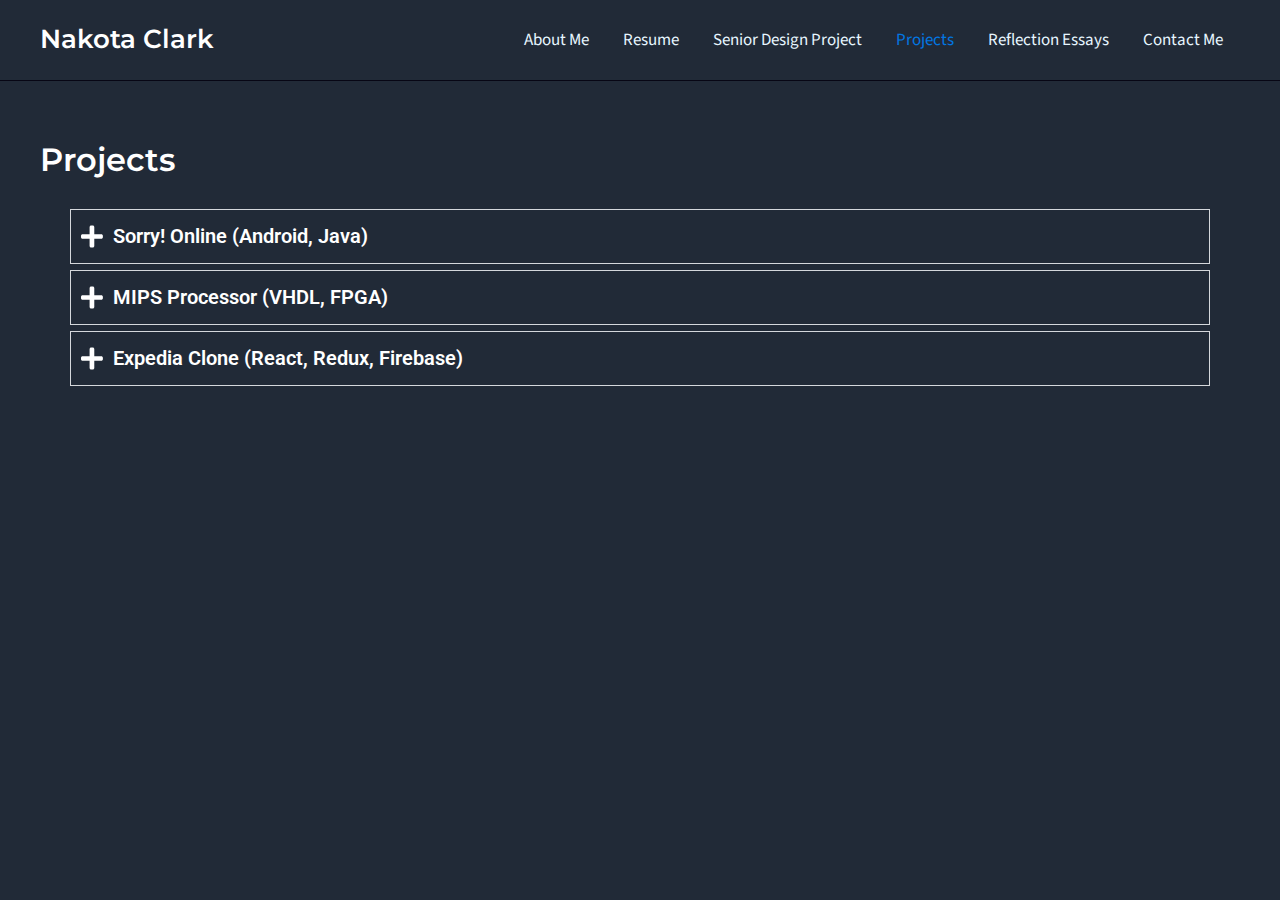
<file: general-4/index.html>
<!DOCTYPE html>
<html lang="en-US">
<head>
<meta charset="UTF-8">
<meta name="viewport" content="width=device-width, initial-scale=1">
	<link rel="profile" href="https://gmpg.org/xfn/11"> 
	<meta name="robots" content="index, follow, max-image-preview:large, max-snippet:-1, max-video-preview:-1">
	<style>img:is([sizes="auto" i], [sizes^="auto," i]) { contain-intrinsic-size: 3000px 1500px }</style>
	
	<!-- This site is optimized with the Yoast SEO plugin v26.0 - https://yoast.com/wordpress/plugins/seo/ -->
	<title>Projects - Nakota Clark</title>
	<link rel="canonical" href="/general-4/">
	<meta property="og:locale" content="en_US">
	<meta property="og:type" content="article">
	<meta property="og:title" content="Projects - Nakota Clark">
	<meta property="og:description" content="Sorry! Online (Android, Java) This project was to create a version of the game Sorry! on Android devices. I worked [&hellip;]">
	<meta property="og:url" content="/general-4/">
	<meta property="og:site_name" content="Nakota Clark">
	<meta property="article:modified_time" content="2025-10-02T23:02:55+00:00">
	<meta name="twitter:card" content="summary_large_image">
	<meta name="twitter:label1" content="Est. reading time">
	<meta name="twitter:data1" content="7 minutes">
	<script type="application/ld+json" class="yoast-schema-graph">{"@context":"https://schema.org","@graph":[{"@type":"WebPage","@id":"/general-4/","url":"/general-4/","name":"Projects - Nakota Clark","isPartOf":{"@id":"/#website"},"datePublished":"2025-09-19T01:22:39+00:00","dateModified":"2025-10-02T23:02:55+00:00","breadcrumb":{"@id":"/general-4/#breadcrumb"},"inLanguage":"en-US","potentialAction":[{"@type":"ReadAction","target":["/general-4/"]}]},{"@type":"BreadcrumbList","@id":"/general-4/#breadcrumb","itemListElement":[{"@type":"ListItem","position":1,"name":"Home","item":"/"},{"@type":"ListItem","position":2,"name":"Projects"}]},{"@type":"WebSite","@id":"/#website","url":"/","name":"Nakota Clark","description":"","publisher":{"@id":"/#/schema/person/9455913245645ed3a1807a6c4db87dd5"},"potentialAction":[{"@type":"SearchAction","target":{"@type":"EntryPoint","urlTemplate":"/?s={search_term_string}"},"query-input":{"@type":"PropertyValueSpecification","valueRequired":true,"valueName":"search_term_string"}}],"inLanguage":"en-US"},{"@type":["Person","Organization"],"@id":"/#/schema/person/9455913245645ed3a1807a6c4db87dd5","name":"NakotaC","image":{"@type":"ImageObject","inLanguage":"en-US","@id":"/#/schema/person/image/","url":"https://secure.gravatar.com/avatar/33e54dec0cd79fc4b5e911c15f836c46ec8d0e452ecd3ca5f707bce0a3540a3b?s=96&d=mm&r=g","contentUrl":"https://secure.gravatar.com/avatar/33e54dec0cd79fc4b5e911c15f836c46ec8d0e452ecd3ca5f707bce0a3540a3b?s=96&d=mm&r=g","caption":"NakotaC"},"logo":{"@id":"/#/schema/person/image/"},"sameAs":[""]}]}</script>
	<!-- / Yoast SEO plugin. -->


<link rel="dns-prefetch" href="//fonts.googleapis.com">
<link rel="alternate" type="application/rss+xml" title="Nakota Clark &raquo; Feed" href="/feed/">
<link rel="alternate" type="application/rss+xml" title="Nakota Clark &raquo; Comments Feed" href="/comments/feed/">
<script>
window._wpemojiSettings = {"baseUrl":"https:\/\/s.w.org\/images\/core\/emoji\/16.0.1\/72x72\/","ext":".png","svgUrl":"https:\/\/s.w.org\/images\/core\/emoji\/16.0.1\/svg\/","svgExt":".svg","source":{"concatemoji":"\/wp-includes\/js\/wp-emoji-release.min.js?ver=6.8.3"}};
/*! This file is auto-generated */
!function(s,n){var o,i,e;function c(e){try{var t={supportTests:e,timestamp:(new Date).valueOf()};sessionStorage.setItem(o,JSON.stringify(t))}catch(e){}}function p(e,t,n){e.clearRect(0,0,e.canvas.width,e.canvas.height),e.fillText(t,0,0);var t=new Uint32Array(e.getImageData(0,0,e.canvas.width,e.canvas.height).data),a=(e.clearRect(0,0,e.canvas.width,e.canvas.height),e.fillText(n,0,0),new Uint32Array(e.getImageData(0,0,e.canvas.width,e.canvas.height).data));return t.every(function(e,t){return e===a[t]})}function u(e,t){e.clearRect(0,0,e.canvas.width,e.canvas.height),e.fillText(t,0,0);for(var n=e.getImageData(16,16,1,1),a=0;a<n.data.length;a++)if(0!==n.data[a])return!1;return!0}function f(e,t,n,a){switch(t){case"flag":return n(e,"\ud83c\udff3\ufe0f\u200d\u26a7\ufe0f","\ud83c\udff3\ufe0f\u200b\u26a7\ufe0f")?!1:!n(e,"\ud83c\udde8\ud83c\uddf6","\ud83c\udde8\u200b\ud83c\uddf6")&&!n(e,"\ud83c\udff4\udb40\udc67\udb40\udc62\udb40\udc65\udb40\udc6e\udb40\udc67\udb40\udc7f","\ud83c\udff4\u200b\udb40\udc67\u200b\udb40\udc62\u200b\udb40\udc65\u200b\udb40\udc6e\u200b\udb40\udc67\u200b\udb40\udc7f");case"emoji":return!a(e,"\ud83e\udedf")}return!1}function g(e,t,n,a){var r="undefined"!=typeof WorkerGlobalScope&&self instanceof WorkerGlobalScope?new OffscreenCanvas(300,150):s.createElement("canvas"),o=r.getContext("2d",{willReadFrequently:!0}),i=(o.textBaseline="top",o.font="600 32px Arial",{});return e.forEach(function(e){i[e]=t(o,e,n,a)}),i}function t(e){var t=s.createElement("script");t.src=e,t.defer=!0,s.head.appendChild(t)}"undefined"!=typeof Promise&&(o="wpEmojiSettingsSupports",i=["flag","emoji"],n.supports={everything:!0,everythingExceptFlag:!0},e=new Promise(function(e){s.addEventListener("DOMContentLoaded",e,{once:!0})}),new Promise(function(t){var n=function(){try{var e=JSON.parse(sessionStorage.getItem(o));if("object"==typeof e&&"number"==typeof e.timestamp&&(new Date).valueOf()<e.timestamp+604800&&"object"==typeof e.supportTests)return e.supportTests}catch(e){}return null}();if(!n){if("undefined"!=typeof Worker&&"undefined"!=typeof OffscreenCanvas&&"undefined"!=typeof URL&&URL.createObjectURL&&"undefined"!=typeof Blob)try{var e="postMessage("+g.toString()+"("+[JSON.stringify(i),f.toString(),p.toString(),u.toString()].join(",")+"));",a=new Blob([e],{type:"text/javascript"}),r=new Worker(URL.createObjectURL(a),{name:"wpTestEmojiSupports"});return void(r.onmessage=function(e){c(n=e.data),r.terminate(),t(n)})}catch(e){}c(n=g(i,f,p,u))}t(n)}).then(function(e){for(var t in e)n.supports[t]=e[t],n.supports.everything=n.supports.everything&&n.supports[t],"flag"!==t&&(n.supports.everythingExceptFlag=n.supports.everythingExceptFlag&&n.supports[t]);n.supports.everythingExceptFlag=n.supports.everythingExceptFlag&&!n.supports.flag,n.DOMReady=!1,n.readyCallback=function(){n.DOMReady=!0}}).then(function(){return e}).then(function(){var e;n.supports.everything||(n.readyCallback(),(e=n.source||{}).concatemoji?t(e.concatemoji):e.wpemoji&&e.twemoji&&(t(e.twemoji),t(e.wpemoji)))}))}((window,document),window._wpemojiSettings);
</script>
<link rel="stylesheet" id="astra-theme-css-css" href="/wp-content/themes/astra/assets/css/minified/main.min.css?ver=4.11.12" media="all">
<style id="astra-theme-css-inline-css">
:root{--ast-post-nav-space:0;--ast-container-default-xlg-padding:2.5em;--ast-container-default-lg-padding:2.5em;--ast-container-default-slg-padding:2em;--ast-container-default-md-padding:2.5em;--ast-container-default-sm-padding:2.5em;--ast-container-default-xs-padding:2.4em;--ast-container-default-xxs-padding:1.8em;--ast-code-block-background:var(--ast-global-color-5);--ast-comment-inputs-background:#F9FAFB;--ast-normal-container-width:1200px;--ast-narrow-container-width:750px;--ast-blog-title-font-weight:600;--ast-blog-meta-weight:600;--ast-global-color-primary:var(--ast-global-color-4);--ast-global-color-secondary:var(--ast-global-color-5);--ast-global-color-alternate-background:var(--ast-global-color-6);--ast-global-color-subtle-background:var(--ast-global-color-7);--ast-bg-style-guide:var( --ast-global-color-secondary,--ast-global-color-5 );--ast-shadow-style-guide:0px 0px 4px 0 #ffffff57;--ast-global-dark-bg-style:var( --ast-global-color-secondary,--ast-global-color-5 );--ast-global-dark-lfs:var( --ast-global-color-secondary,--ast-global-color-5 );--ast-widget-bg-color:var( --ast-global-color-secondary,--ast-global-color-5 );--ast-wc-container-head-bg-color:var( --ast-global-color-secondary,--ast-global-color-5 );--ast-title-layout-bg:var( --ast-global-color-secondary,--ast-global-color-5 );--ast-search-border-color:var(--ast-border-color);--ast-lifter-hover-bg:var( --ast-global-color-primary,--ast-global-color-4 );--ast-gallery-block-color:var(--ast-global-color-2);--srfm-color-input-label:var(--ast-global-color-2);}html{font-size:106.25%;}a{color:var(--ast-global-color-0);}a:hover,a:focus{color:var(--ast-global-color-1);}body,button,input,select,textarea,.ast-button,.ast-custom-button{font-family:'Source Sans Pro',sans-serif;font-weight:400;font-size:17px;font-size:1rem;line-height:var(--ast-body-line-height,1.65);}blockquote{color:var(--ast-global-color-3);}h1,h2,h3,h4,h5,h6,.entry-content :where(h1,h2,h3,h4,h5,h6),.site-title,.site-title a{font-family:'Montserrat',sans-serif;font-weight:600;}.ast-site-identity .site-title a{color:var(--ast-global-color-2);}.site-title{font-size:26px;font-size:1.5294117647059rem;display:block;}.site-header .site-description{font-size:15px;font-size:0.88235294117647rem;display:none;}.entry-title{font-size:20px;font-size:1.1764705882353rem;}.ast-blog-single-element.ast-taxonomy-container a{font-size:14px;font-size:0.82352941176471rem;}.ast-blog-meta-container{font-size:13px;font-size:0.76470588235294rem;}.archive .ast-article-post .ast-article-inner,.blog .ast-article-post .ast-article-inner,.archive .ast-article-post .ast-article-inner:hover,.blog .ast-article-post .ast-article-inner:hover{border-top-left-radius:6px;border-top-right-radius:6px;border-bottom-right-radius:6px;border-bottom-left-radius:6px;overflow:hidden;}h1,.entry-content :where(h1){font-size:48px;font-size:2.8235294117647rem;font-weight:600;font-family:'Montserrat',sans-serif;line-height:1.4em;}h2,.entry-content :where(h2){font-size:40px;font-size:2.3529411764706rem;font-weight:600;font-family:'Montserrat',sans-serif;line-height:1.3em;}h3,.entry-content :where(h3){font-size:32px;font-size:1.8823529411765rem;font-weight:600;font-family:'Montserrat',sans-serif;line-height:1.3em;}h4,.entry-content :where(h4){font-size:24px;font-size:1.4117647058824rem;line-height:1.2em;font-weight:600;font-family:'Montserrat',sans-serif;}h5,.entry-content :where(h5){font-size:20px;font-size:1.1764705882353rem;line-height:1.2em;font-weight:600;font-family:'Montserrat',sans-serif;}h6,.entry-content :where(h6){font-size:17px;font-size:1rem;line-height:1.25em;font-weight:600;font-family:'Montserrat',sans-serif;}::selection{background-color:var(--ast-global-color-0);color:#ffffff;}body,h1,h2,h3,h4,h5,h6,.entry-title a,.entry-content :where(h1,h2,h3,h4,h5,h6){color:var(--ast-global-color-3);}.tagcloud a:hover,.tagcloud a:focus,.tagcloud a.current-item{color:#ffffff;border-color:var(--ast-global-color-0);background-color:var(--ast-global-color-0);}input:focus,input[type="text"]:focus,input[type="email"]:focus,input[type="url"]:focus,input[type="password"]:focus,input[type="reset"]:focus,input[type="search"]:focus,textarea:focus{border-color:var(--ast-global-color-0);}input[type="radio"]:checked,input[type=reset],input[type="checkbox"]:checked,input[type="checkbox"]:hover:checked,input[type="checkbox"]:focus:checked,input[type=range]::-webkit-slider-thumb{border-color:var(--ast-global-color-0);background-color:var(--ast-global-color-0);box-shadow:none;}.site-footer a:hover + .post-count,.site-footer a:focus + .post-count{background:var(--ast-global-color-0);border-color:var(--ast-global-color-0);}.single .nav-links .nav-previous,.single .nav-links .nav-next{color:var(--ast-global-color-0);}.entry-meta,.entry-meta *{line-height:1.45;color:var(--ast-global-color-0);font-weight:600;}.entry-meta a:not(.ast-button):hover,.entry-meta a:not(.ast-button):hover *,.entry-meta a:not(.ast-button):focus,.entry-meta a:not(.ast-button):focus *,.page-links > .page-link,.page-links .page-link:hover,.post-navigation a:hover{color:var(--ast-global-color-1);}#cat option,.secondary .calendar_wrap thead a,.secondary .calendar_wrap thead a:visited{color:var(--ast-global-color-0);}.secondary .calendar_wrap #today,.ast-progress-val span{background:var(--ast-global-color-0);}.secondary a:hover + .post-count,.secondary a:focus + .post-count{background:var(--ast-global-color-0);border-color:var(--ast-global-color-0);}.calendar_wrap #today > a{color:#ffffff;}.page-links .page-link,.single .post-navigation a{color:var(--ast-global-color-3);}.ast-search-menu-icon .search-form button.search-submit{padding:0 4px;}.ast-search-menu-icon form.search-form{padding-right:0;}.ast-search-menu-icon.slide-search input.search-field{width:0;}.ast-header-search .ast-search-menu-icon.ast-dropdown-active .search-form,.ast-header-search .ast-search-menu-icon.ast-dropdown-active .search-field:focus{transition:all 0.2s;}.search-form input.search-field:focus{outline:none;}.ast-search-menu-icon .search-form button.search-submit:focus,.ast-theme-transparent-header .ast-header-search .ast-dropdown-active .ast-icon,.ast-theme-transparent-header .ast-inline-search .search-field:focus .ast-icon{color:var(--ast-global-color-1);}.ast-header-search .slide-search .search-form{border:2px solid var(--ast-global-color-0);}.ast-header-search .slide-search .search-field{background-color:(--ast-global-dark-bg-style);}.ast-archive-title{color:var(--ast-global-color-2);}.widget-title{font-size:24px;font-size:1.4117647058824rem;color:var(--ast-global-color-2);}.ast-single-post .entry-content a,.ast-comment-content a:not(.ast-comment-edit-reply-wrap a){text-decoration:underline;}.ast-single-post .elementor-widget-button .elementor-button,.ast-single-post .entry-content .uagb-tab a,.ast-single-post .entry-content .uagb-ifb-cta a,.ast-single-post .entry-content .uabb-module-content a,.ast-single-post .entry-content .uagb-post-grid a,.ast-single-post .entry-content .uagb-timeline a,.ast-single-post .entry-content .uagb-toc__wrap a,.ast-single-post .entry-content .uagb-taxomony-box a,.entry-content .wp-block-latest-posts > li > a,.ast-single-post .entry-content .wp-block-file__button,a.ast-post-filter-single,.ast-single-post .ast-comment-content .comment-reply-link,.ast-single-post .ast-comment-content .comment-edit-link{text-decoration:none;}.ast-search-menu-icon.slide-search a:focus-visible:focus-visible,.astra-search-icon:focus-visible,#close:focus-visible,a:focus-visible,.ast-menu-toggle:focus-visible,.site .skip-link:focus-visible,.wp-block-loginout input:focus-visible,.wp-block-search.wp-block-search__button-inside .wp-block-search__inside-wrapper,.ast-header-navigation-arrow:focus-visible,.ast-orders-table__row .ast-orders-table__cell:focus-visible,a#ast-apply-coupon:focus-visible,#ast-apply-coupon:focus-visible,#close:focus-visible,.button.search-submit:focus-visible,#search_submit:focus,.normal-search:focus-visible,.ast-header-account-wrap:focus-visible,.astra-cart-drawer-close:focus,.ast-single-variation:focus,.ast-button:focus{outline-style:dotted;outline-color:inherit;outline-width:thin;}input:focus,input[type="text"]:focus,input[type="email"]:focus,input[type="url"]:focus,input[type="password"]:focus,input[type="reset"]:focus,input[type="search"]:focus,input[type="number"]:focus,textarea:focus,.wp-block-search__input:focus,[data-section="section-header-mobile-trigger"] .ast-button-wrap .ast-mobile-menu-trigger-minimal:focus,.ast-mobile-popup-drawer.active .menu-toggle-close:focus,#ast-scroll-top:focus,#coupon_code:focus,#ast-coupon-code:focus{border-style:dotted;border-color:inherit;border-width:thin;}input{outline:none;}.ast-logo-title-inline .site-logo-img{padding-right:1em;}body .ast-oembed-container *{position:absolute;top:0;width:100%;height:100%;left:0;}body .wp-block-embed-pocket-casts .ast-oembed-container *{position:unset;}.ast-single-post-featured-section + article {margin-top: 2em;}.site-content .ast-single-post-featured-section img {width: 100%;overflow: hidden;object-fit: cover;}.ast-separate-container .site-content .ast-single-post-featured-section + article {margin-top: -80px;z-index: 9;position: relative;border-radius: 4px;}@media (min-width: 922px) {.ast-no-sidebar .site-content .ast-article-image-container--wide {margin-left: -120px;margin-right: -120px;max-width: unset;width: unset;}.ast-left-sidebar .site-content .ast-article-image-container--wide,.ast-right-sidebar .site-content .ast-article-image-container--wide {margin-left: -10px;margin-right: -10px;}.site-content .ast-article-image-container--full {margin-left: calc( -50vw + 50%);margin-right: calc( -50vw + 50%);max-width: 100vw;width: 100vw;}.ast-left-sidebar .site-content .ast-article-image-container--full,.ast-right-sidebar .site-content .ast-article-image-container--full {margin-left: -10px;margin-right: -10px;max-width: inherit;width: auto;}}.site > .ast-single-related-posts-container {margin-top: 0;}@media (min-width: 922px) {.ast-desktop .ast-container--narrow {max-width: var(--ast-narrow-container-width);margin: 0 auto;}}input[type="text"],input[type="number"],input[type="email"],input[type="url"],input[type="password"],input[type="search"],input[type=reset],input[type=tel],input[type=date],select,textarea{font-size:16px;font-style:normal;font-weight:400;line-height:24px;width:100%;padding:12px 16px;border-radius:4px;box-shadow:0px 1px 2px 0px rgba(0,0,0,0.05);color:var(--ast-form-input-text,#475569);}input[type="text"],input[type="number"],input[type="email"],input[type="url"],input[type="password"],input[type="search"],input[type=reset],input[type=tel],input[type=date],select{height:40px;}input[type="date"]{border-width:1px;border-style:solid;border-color:var(--ast-border-color);background:var( --ast-global-color-secondary,--ast-global-color-5 );}input[type="text"]:focus,input[type="number"]:focus,input[type="email"]:focus,input[type="url"]:focus,input[type="password"]:focus,input[type="search"]:focus,input[type=reset]:focus,input[type="tel"]:focus,input[type="date"]:focus,select:focus,textarea:focus{border-color:#046BD2;box-shadow:none;outline:none;color:var(--ast-form-input-focus-text,#475569);}label,legend{color:#111827;font-size:14px;font-style:normal;font-weight:500;line-height:20px;}select{padding:6px 10px;}fieldset{padding:30px;border-radius:4px;}button,.ast-button,.button,input[type="button"],input[type="reset"],input[type="submit"],a:where(.wp-block-button__link){border-radius:4px;box-shadow:0px 1px 2px 0px rgba(0,0,0,0.05);}:root{--ast-comment-inputs-background:var( --ast-global-color-secondary,--ast-global-color-5 );}::placeholder{color:var(--ast-form-field-color,#9CA3AF);}::-ms-input-placeholder{color:var(--ast-form-field-color,#9CA3AF);}@media (max-width:921.9px){#ast-desktop-header{display:none;}}@media (min-width:922px){#ast-mobile-header{display:none;}}.wp-block-buttons.aligncenter{justify-content:center;}@media (max-width:921px){.ast-theme-transparent-header #primary,.ast-theme-transparent-header #secondary{padding:0;}}@media (max-width:921px){.ast-plain-container.ast-no-sidebar #primary{padding:0;}}.ast-plain-container.ast-no-sidebar #primary{margin-top:0;margin-bottom:0;}@media (min-width:1200px){.ast-plain-container.ast-no-sidebar #primary{margin-top:60px;margin-bottom:60px;}}.wp-block-button.is-style-outline .wp-block-button__link{border-color:var(--ast-global-color-0);border-top-width:0px;border-right-width:0px;border-bottom-width:0px;border-left-width:0px;}div.wp-block-button.is-style-outline > .wp-block-button__link:not(.has-text-color),div.wp-block-button.wp-block-button__link.is-style-outline:not(.has-text-color){color:var(--ast-global-color-0);}.wp-block-button.is-style-outline .wp-block-button__link:hover,.wp-block-buttons .wp-block-button.is-style-outline .wp-block-button__link:focus,.wp-block-buttons .wp-block-button.is-style-outline > .wp-block-button__link:not(.has-text-color):hover,.wp-block-buttons .wp-block-button.wp-block-button__link.is-style-outline:not(.has-text-color):hover{color:#ffffff;background-color:var(--ast-global-color-1);border-color:var(--ast-global-color-1);}.post-page-numbers.current .page-link,.ast-pagination .page-numbers.current{color:#ffffff;border-color:var(--ast-global-color-0);background-color:var(--ast-global-color-0);}.wp-block-button.is-style-outline .wp-block-button__link{border-top-width:0px;border-right-width:0px;border-bottom-width:0px;border-left-width:0px;}.wp-block-buttons .wp-block-button.is-style-outline .wp-block-button__link.wp-element-button,.ast-outline-button,.wp-block-uagb-buttons-child .uagb-buttons-repeater.ast-outline-button{border-color:var(--ast-global-color-0);border-top-width:2px;border-right-width:2px;border-bottom-width:2px;border-left-width:2px;font-family:inherit;font-weight:500;font-size:16px;font-size:0.94117647058824rem;line-height:1em;padding-top:13px;padding-right:30px;padding-bottom:13px;padding-left:30px;}.wp-block-buttons .wp-block-button.is-style-outline > .wp-block-button__link:not(.has-text-color),.wp-block-buttons .wp-block-button.wp-block-button__link.is-style-outline:not(.has-text-color),.ast-outline-button{color:var(--ast-global-color-0);}.wp-block-button.is-style-outline .wp-block-button__link:hover,.wp-block-buttons .wp-block-button.is-style-outline .wp-block-button__link:focus,.wp-block-buttons .wp-block-button.is-style-outline > .wp-block-button__link:not(.has-text-color):hover,.wp-block-buttons .wp-block-button.wp-block-button__link.is-style-outline:not(.has-text-color):hover,.ast-outline-button:hover,.ast-outline-button:focus,.wp-block-uagb-buttons-child .uagb-buttons-repeater.ast-outline-button:hover,.wp-block-uagb-buttons-child .uagb-buttons-repeater.ast-outline-button:focus{color:#ffffff;background-color:var(--ast-global-color-1);border-color:var(--ast-global-color-1);}.ast-single-post .entry-content a.ast-outline-button,.ast-single-post .entry-content .is-style-outline>.wp-block-button__link{text-decoration:none;}.wp-block-button .wp-block-button__link.wp-element-button.is-style-outline:not(.has-background),.wp-block-button.is-style-outline>.wp-block-button__link.wp-element-button:not(.has-background),.ast-outline-button{background-color:transparent;}.uagb-buttons-repeater.ast-outline-button{border-radius:9999px;}@media (max-width:921px){.wp-block-buttons .wp-block-button.is-style-outline .wp-block-button__link.wp-element-button,.ast-outline-button,.wp-block-uagb-buttons-child .uagb-buttons-repeater.ast-outline-button{padding-top:12px;padding-right:28px;padding-bottom:12px;padding-left:28px;}}@media (max-width:544px){.wp-block-buttons .wp-block-button.is-style-outline .wp-block-button__link.wp-element-button,.ast-outline-button,.wp-block-uagb-buttons-child .uagb-buttons-repeater.ast-outline-button{padding-top:10px;padding-right:24px;padding-bottom:10px;padding-left:24px;}}.entry-content[data-ast-blocks-layout] > figure{margin-bottom:1em;}h1.widget-title{font-weight:600;}h2.widget-title{font-weight:600;}h3.widget-title{font-weight:600;}#page{display:flex;flex-direction:column;min-height:100vh;}.ast-404-layout-1 h1.page-title{color:var(--ast-global-color-2);}.single .post-navigation a{line-height:1em;height:inherit;}.error-404 .page-sub-title{font-size:1.5rem;font-weight:inherit;}.search .site-content .content-area .search-form{margin-bottom:0;}#page .site-content{flex-grow:1;}.widget{margin-bottom:1.25em;}#secondary li{line-height:1.5em;}#secondary .wp-block-group h2{margin-bottom:0.7em;}#secondary h2{font-size:1.7rem;}.ast-separate-container .ast-article-post,.ast-separate-container .ast-article-single,.ast-separate-container .comment-respond{padding:3em;}.ast-separate-container .ast-article-single .ast-article-single{padding:0;}.ast-article-single .wp-block-post-template-is-layout-grid{padding-left:0;}.ast-separate-container .comments-title,.ast-narrow-container .comments-title{padding:1.5em 2em;}.ast-page-builder-template .comment-form-textarea,.ast-comment-formwrap .ast-grid-common-col{padding:0;}.ast-comment-formwrap{padding:0;display:inline-flex;column-gap:20px;width:100%;margin-left:0;margin-right:0;}.comments-area textarea#comment:focus,.comments-area textarea#comment:active,.comments-area .ast-comment-formwrap input[type="text"]:focus,.comments-area .ast-comment-formwrap input[type="text"]:active {box-shadow:none;outline:none;}.archive.ast-page-builder-template .entry-header{margin-top:2em;}.ast-page-builder-template .ast-comment-formwrap{width:100%;}.entry-title{margin-bottom:0.6em;}.ast-archive-description p{font-size:inherit;font-weight:inherit;line-height:inherit;}.ast-separate-container .ast-comment-list li.depth-1,.hentry{margin-bottom:1.5em;}.site-content section.ast-archive-description{margin-bottom:2em;}@media (min-width:921px){.ast-left-sidebar.ast-page-builder-template #secondary,.archive.ast-right-sidebar.ast-page-builder-template .site-main{padding-left:20px;padding-right:20px;}}@media (max-width:544px){.ast-comment-formwrap.ast-row{column-gap:10px;display:inline-block;}#ast-commentform .ast-grid-common-col{position:relative;width:100%;}}@media (min-width:1201px){.ast-separate-container .ast-article-post,.ast-separate-container .ast-article-single,.ast-separate-container .ast-author-box,.ast-separate-container .ast-404-layout-1,.ast-separate-container .no-results{padding:3em;}}@media (max-width:921px){.ast-left-sidebar #content > .ast-container{display:flex;flex-direction:column-reverse;width:100%;}}@media (min-width:922px){.ast-separate-container.ast-right-sidebar #primary,.ast-separate-container.ast-left-sidebar #primary{border:0;}.search-no-results.ast-separate-container #primary{margin-bottom:4em;}}.wp-block-button .wp-block-button__link{color:#ffffff;}.wp-block-button .wp-block-button__link:hover,.wp-block-button .wp-block-button__link:focus{color:#ffffff;background-color:var(--ast-global-color-1);border-color:var(--ast-global-color-1);}.elementor-widget-heading h1.elementor-heading-title{line-height:1.4em;}.elementor-widget-heading h2.elementor-heading-title{line-height:1.3em;}.elementor-widget-heading h3.elementor-heading-title{line-height:1.3em;}.elementor-widget-heading h4.elementor-heading-title{line-height:1.2em;}.elementor-widget-heading h5.elementor-heading-title{line-height:1.2em;}.elementor-widget-heading h6.elementor-heading-title{line-height:1.25em;}.wp-block-button .wp-block-button__link,.wp-block-search .wp-block-search__button,body .wp-block-file .wp-block-file__button{border-style:solid;border-top-width:0px;border-right-width:0px;border-left-width:0px;border-bottom-width:0px;border-color:var(--ast-global-color-0);background-color:var(--ast-global-color-0);color:#ffffff;font-family:inherit;font-weight:500;line-height:1em;font-size:16px;font-size:0.94117647058824rem;border-top-left-radius:3px;border-top-right-radius:3px;border-bottom-right-radius:3px;border-bottom-left-radius:3px;padding-top:10px;padding-right:20px;padding-bottom:10px;padding-left:20px;}.ast-single-post .entry-content .wp-block-button .wp-block-button__link,.ast-single-post .entry-content .wp-block-search .wp-block-search__button,body .entry-content .wp-block-file .wp-block-file__button{text-decoration:none;}.menu-toggle,button,.ast-button,.ast-custom-button,.button,input#submit,input[type="button"],input[type="submit"],input[type="reset"],#comments .submit,.search .search-submit,form[CLASS*="wp-block-search__"].wp-block-search .wp-block-search__inside-wrapper .wp-block-search__button,body .wp-block-file .wp-block-file__button,.search .search-submit{border-style:solid;border-top-width:0px;border-right-width:0px;border-left-width:0px;border-bottom-width:0px;color:#ffffff;border-color:var(--ast-global-color-0);background-color:var(--ast-global-color-0);padding-top:10px;padding-right:20px;padding-bottom:10px;padding-left:20px;font-family:inherit;font-weight:500;font-size:16px;font-size:0.94117647058824rem;line-height:1em;border-top-left-radius:3px;border-top-right-radius:3px;border-bottom-right-radius:3px;border-bottom-left-radius:3px;}button:focus,.menu-toggle:hover,button:hover,.ast-button:hover,.ast-custom-button:hover .button:hover,.ast-custom-button:hover ,input[type=reset]:hover,input[type=reset]:focus,input#submit:hover,input#submit:focus,input[type="button"]:hover,input[type="button"]:focus,input[type="submit"]:hover,input[type="submit"]:focus,form[CLASS*="wp-block-search__"].wp-block-search .wp-block-search__inside-wrapper .wp-block-search__button:hover,form[CLASS*="wp-block-search__"].wp-block-search .wp-block-search__inside-wrapper .wp-block-search__button:focus,body .wp-block-file .wp-block-file__button:hover,body .wp-block-file .wp-block-file__button:focus{color:#ffffff;background-color:var(--ast-global-color-1);border-color:var(--ast-global-color-1);}form[CLASS*="wp-block-search__"].wp-block-search .wp-block-search__inside-wrapper .wp-block-search__button.has-icon{padding-top:calc(10px - 3px);padding-right:calc(20px - 3px);padding-bottom:calc(10px - 3px);padding-left:calc(20px - 3px);}@media (max-width:921px){.ast-mobile-header-stack .main-header-bar .ast-search-menu-icon{display:inline-block;}.ast-header-break-point.ast-header-custom-item-outside .ast-mobile-header-stack .main-header-bar .ast-search-icon{margin:0;}.ast-comment-avatar-wrap img{max-width:2.5em;}.ast-comment-meta{padding:0 1.8888em 1.3333em;}}@media (min-width:544px){.ast-container{max-width:100%;}}@media (max-width:544px){.ast-separate-container .ast-article-post,.ast-separate-container .ast-article-single,.ast-separate-container .comments-title,.ast-separate-container .ast-archive-description{padding:1.5em 1em;}.ast-separate-container #content .ast-container{padding-left:0.54em;padding-right:0.54em;}.ast-separate-container .ast-comment-list .bypostauthor{padding:.5em;}.ast-search-menu-icon.ast-dropdown-active .search-field{width:170px;}} #ast-mobile-header .ast-site-header-cart-li a{pointer-events:none;}.ast-separate-container{background-color:#7a99e0;background-image:none;}@media (max-width:921px){.widget-title{font-size:24px;font-size:1.4117647058824rem;}body,button,input,select,textarea,.ast-button,.ast-custom-button{font-size:17px;font-size:1rem;}#secondary,#secondary button,#secondary input,#secondary select,#secondary textarea{font-size:17px;font-size:1rem;}.site-title{display:block;}.site-header .site-description{display:none;}h1,.entry-content :where(h1){font-size:36px;font-size:2.1176470588235rem;}h2,.entry-content :where(h2){font-size:30px;font-size:1.7647058823529rem;}h3,.entry-content :where(h3){font-size:25px;font-size:1.4705882352941rem;}h4,.entry-content :where(h4){font-size:20px;font-size:1.1764705882353rem;}h5,.entry-content :where(h5){font-size:17px;font-size:1rem;}h6,.entry-content :where(h6){font-size:15px;font-size:0.88235294117647rem;}}@media (max-width:544px){.widget-title{font-size:24px;font-size:1.4117647058824rem;}body,button,input,select,textarea,.ast-button,.ast-custom-button{font-size:17px;font-size:1rem;}#secondary,#secondary button,#secondary input,#secondary select,#secondary textarea{font-size:17px;font-size:1rem;}.site-title{display:block;}.site-header .site-description{display:none;}h1,.entry-content :where(h1){font-size:32px;font-size:1.8823529411765rem;}h2,.entry-content :where(h2){font-size:26px;font-size:1.5294117647059rem;}h3,.entry-content :where(h3){font-size:22px;font-size:1.2941176470588rem;}h4,.entry-content :where(h4){font-size:18px;font-size:1.0588235294118rem;}h5,.entry-content :where(h5){font-size:15px;font-size:0.88235294117647rem;}h6,.entry-content :where(h6){font-size:13px;font-size:0.76470588235294rem;}}@media (max-width:544px){html{font-size:106.25%;}}@media (min-width:922px){.ast-container{max-width:1240px;}}@media (min-width:922px){.site-content .ast-container{display:flex;}}@media (max-width:921px){.site-content .ast-container{flex-direction:column;}}.entry-content :where(h1,h2,h3,h4,h5,h6){clear:none;}@media (min-width:922px){.main-header-menu .sub-menu .menu-item.ast-left-align-sub-menu:hover > .sub-menu,.main-header-menu .sub-menu .menu-item.ast-left-align-sub-menu.focus > .sub-menu{margin-left:-0px;}}.entry-content li > p{margin-bottom:0;}.site .comments-area{padding-bottom:2em;margin-top:2em;}.wp-block-file {display: flex;align-items: center;flex-wrap: wrap;justify-content: space-between;}.wp-block-pullquote {border: none;}.wp-block-pullquote blockquote::before {content: "\201D";font-family: "Helvetica",sans-serif;display: flex;transform: rotate( 180deg );font-size: 6rem;font-style: normal;line-height: 1;font-weight: bold;align-items: center;justify-content: center;}.has-text-align-right > blockquote::before {justify-content: flex-start;}.has-text-align-left > blockquote::before {justify-content: flex-end;}figure.wp-block-pullquote.is-style-solid-color blockquote {max-width: 100%;text-align: inherit;}:root {--wp--custom--ast-default-block-top-padding: 3em;--wp--custom--ast-default-block-right-padding: 3em;--wp--custom--ast-default-block-bottom-padding: 3em;--wp--custom--ast-default-block-left-padding: 3em;--wp--custom--ast-container-width: 1200px;--wp--custom--ast-content-width-size: 1200px;--wp--custom--ast-wide-width-size: calc(1200px + var(--wp--custom--ast-default-block-left-padding) + var(--wp--custom--ast-default-block-right-padding));}.ast-narrow-container {--wp--custom--ast-content-width-size: 750px;--wp--custom--ast-wide-width-size: 750px;}@media(max-width: 921px) {:root {--wp--custom--ast-default-block-top-padding: 3em;--wp--custom--ast-default-block-right-padding: 2em;--wp--custom--ast-default-block-bottom-padding: 3em;--wp--custom--ast-default-block-left-padding: 2em;}}@media(max-width: 544px) {:root {--wp--custom--ast-default-block-top-padding: 3em;--wp--custom--ast-default-block-right-padding: 1.5em;--wp--custom--ast-default-block-bottom-padding: 3em;--wp--custom--ast-default-block-left-padding: 1.5em;}}.entry-content > .wp-block-group,.entry-content > .wp-block-cover,.entry-content > .wp-block-columns {padding-top: var(--wp--custom--ast-default-block-top-padding);padding-right: var(--wp--custom--ast-default-block-right-padding);padding-bottom: var(--wp--custom--ast-default-block-bottom-padding);padding-left: var(--wp--custom--ast-default-block-left-padding);}.ast-plain-container.ast-no-sidebar .entry-content > .alignfull,.ast-page-builder-template .ast-no-sidebar .entry-content > .alignfull {margin-left: calc( -50vw + 50%);margin-right: calc( -50vw + 50%);max-width: 100vw;width: 100vw;}.ast-plain-container.ast-no-sidebar .entry-content .alignfull .alignfull,.ast-page-builder-template.ast-no-sidebar .entry-content .alignfull .alignfull,.ast-plain-container.ast-no-sidebar .entry-content .alignfull .alignwide,.ast-page-builder-template.ast-no-sidebar .entry-content .alignfull .alignwide,.ast-plain-container.ast-no-sidebar .entry-content .alignwide .alignfull,.ast-page-builder-template.ast-no-sidebar .entry-content .alignwide .alignfull,.ast-plain-container.ast-no-sidebar .entry-content .alignwide .alignwide,.ast-page-builder-template.ast-no-sidebar .entry-content .alignwide .alignwide,.ast-plain-container.ast-no-sidebar .entry-content .wp-block-column .alignfull,.ast-page-builder-template.ast-no-sidebar .entry-content .wp-block-column .alignfull,.ast-plain-container.ast-no-sidebar .entry-content .wp-block-column .alignwide,.ast-page-builder-template.ast-no-sidebar .entry-content .wp-block-column .alignwide {margin-left: auto;margin-right: auto;width: 100%;}[data-ast-blocks-layout] .wp-block-separator:not(.is-style-dots) {height: 0;}[data-ast-blocks-layout] .wp-block-separator {margin: 20px auto;}[data-ast-blocks-layout] .wp-block-separator:not(.is-style-wide):not(.is-style-dots) {max-width: 100px;}[data-ast-blocks-layout] .wp-block-separator.has-background {padding: 0;}.entry-content[data-ast-blocks-layout] > * {max-width: var(--wp--custom--ast-content-width-size);margin-left: auto;margin-right: auto;}.entry-content[data-ast-blocks-layout] > .alignwide {max-width: var(--wp--custom--ast-wide-width-size);}.entry-content[data-ast-blocks-layout] .alignfull {max-width: none;}.entry-content .wp-block-columns {margin-bottom: 0;}blockquote {margin: 1.5em;border-color: rgba(0,0,0,0.05);}.wp-block-quote:not(.has-text-align-right):not(.has-text-align-center) {border-left: 5px solid rgba(0,0,0,0.05);}.has-text-align-right > blockquote,blockquote.has-text-align-right {border-right: 5px solid rgba(0,0,0,0.05);}.has-text-align-left > blockquote,blockquote.has-text-align-left {border-left: 5px solid rgba(0,0,0,0.05);}.wp-block-site-tagline,.wp-block-latest-posts .read-more {margin-top: 15px;}.wp-block-loginout p label {display: block;}.wp-block-loginout p:not(.login-remember):not(.login-submit) input {width: 100%;}.wp-block-loginout input:focus {border-color: transparent;}.wp-block-loginout input:focus {outline: thin dotted;}.entry-content .wp-block-media-text .wp-block-media-text__content {padding: 0 0 0 8%;}.entry-content .wp-block-media-text.has-media-on-the-right .wp-block-media-text__content {padding: 0 8% 0 0;}.entry-content .wp-block-media-text.has-background .wp-block-media-text__content {padding: 8%;}.entry-content .wp-block-cover:not([class*="background-color"]):not(.has-text-color.has-link-color) .wp-block-cover__inner-container,.entry-content .wp-block-cover:not([class*="background-color"]) .wp-block-cover-image-text,.entry-content .wp-block-cover:not([class*="background-color"]) .wp-block-cover-text,.entry-content .wp-block-cover-image:not([class*="background-color"]) .wp-block-cover__inner-container,.entry-content .wp-block-cover-image:not([class*="background-color"]) .wp-block-cover-image-text,.entry-content .wp-block-cover-image:not([class*="background-color"]) .wp-block-cover-text {color: var(--ast-global-color-primary,var(--ast-global-color-5));}.wp-block-loginout .login-remember input {width: 1.1rem;height: 1.1rem;margin: 0 5px 4px 0;vertical-align: middle;}.wp-block-latest-posts > li > *:first-child,.wp-block-latest-posts:not(.is-grid) > li:first-child {margin-top: 0;}.entry-content > .wp-block-buttons,.entry-content > .wp-block-uagb-buttons {margin-bottom: 1.5em;}.wp-block-search__inside-wrapper .wp-block-search__input {padding: 0 10px;color: var(--ast-global-color-3);background: var(--ast-global-color-primary,var(--ast-global-color-5));border-color: var(--ast-border-color);}.wp-block-latest-posts .read-more {margin-bottom: 1.5em;}.wp-block-search__no-button .wp-block-search__inside-wrapper .wp-block-search__input {padding-top: 5px;padding-bottom: 5px;}.wp-block-latest-posts .wp-block-latest-posts__post-date,.wp-block-latest-posts .wp-block-latest-posts__post-author {font-size: 1rem;}.wp-block-latest-posts > li > *,.wp-block-latest-posts:not(.is-grid) > li {margin-top: 12px;margin-bottom: 12px;}.ast-page-builder-template .entry-content[data-ast-blocks-layout] > *,.ast-page-builder-template .entry-content[data-ast-blocks-layout] > .alignfull:where(:not(.wp-block-group):not(.uagb-is-root-container):not(.spectra-is-root-container)) > * {max-width: none;}.ast-page-builder-template .entry-content[data-ast-blocks-layout] > .alignwide:where(:not(.uagb-is-root-container):not(.spectra-is-root-container)) > * {max-width: var(--wp--custom--ast-wide-width-size);}.ast-page-builder-template .entry-content[data-ast-blocks-layout] > .inherit-container-width > *,.ast-page-builder-template .entry-content[data-ast-blocks-layout] > *:not(.wp-block-group):where(:not(.uagb-is-root-container):not(.spectra-is-root-container)) > *,.entry-content[data-ast-blocks-layout] > .wp-block-cover .wp-block-cover__inner-container {max-width: none ;margin-left: auto;margin-right: auto;}.entry-content[data-ast-blocks-layout] .wp-block-cover:not(.alignleft):not(.alignright) {width: auto;}@media(max-width: 1200px) {.ast-separate-container .entry-content > .alignfull,.ast-separate-container .entry-content[data-ast-blocks-layout] > .alignwide,.ast-plain-container .entry-content[data-ast-blocks-layout] > .alignwide,.ast-plain-container .entry-content .alignfull {margin-left: calc(-1 * min(var(--ast-container-default-xlg-padding),20px)) ;margin-right: calc(-1 * min(var(--ast-container-default-xlg-padding),20px));}}@media(min-width: 1201px) {.ast-separate-container .entry-content > .alignfull {margin-left: calc(-1 * var(--ast-container-default-xlg-padding) );margin-right: calc(-1 * var(--ast-container-default-xlg-padding) );}.ast-separate-container .entry-content[data-ast-blocks-layout] > .alignwide,.ast-plain-container .entry-content[data-ast-blocks-layout] > .alignwide {margin-left: auto;margin-right: auto;}}@media(min-width: 921px) {.ast-separate-container .entry-content .wp-block-group.alignwide:not(.inherit-container-width) > :where(:not(.alignleft):not(.alignright)),.ast-plain-container .entry-content .wp-block-group.alignwide:not(.inherit-container-width) > :where(:not(.alignleft):not(.alignright)) {max-width: calc( var(--wp--custom--ast-content-width-size) + 80px );}.ast-plain-container.ast-right-sidebar .entry-content[data-ast-blocks-layout] .alignfull,.ast-plain-container.ast-left-sidebar .entry-content[data-ast-blocks-layout] .alignfull {margin-left: -60px;margin-right: -60px;}}@media(min-width: 544px) {.entry-content > .alignleft {margin-right: 20px;}.entry-content > .alignright {margin-left: 20px;}}@media (max-width:544px){.wp-block-columns .wp-block-column:not(:last-child){margin-bottom:20px;}.wp-block-latest-posts{margin:0;}}@media( max-width: 600px ) {.entry-content .wp-block-media-text .wp-block-media-text__content,.entry-content .wp-block-media-text.has-media-on-the-right .wp-block-media-text__content {padding: 8% 0 0;}.entry-content .wp-block-media-text.has-background .wp-block-media-text__content {padding: 8%;}}.ast-page-builder-template .entry-header {padding-left: 0;}.ast-narrow-container .site-content .wp-block-uagb-image--align-full .wp-block-uagb-image__figure {max-width: 100%;margin-left: auto;margin-right: auto;}.entry-content ul,.entry-content ol {padding: revert;margin: revert;padding-left: 20px;}:root .has-ast-global-color-0-color{color:var(--ast-global-color-0);}:root .has-ast-global-color-0-background-color{background-color:var(--ast-global-color-0);}:root .wp-block-button .has-ast-global-color-0-color{color:var(--ast-global-color-0);}:root .wp-block-button .has-ast-global-color-0-background-color{background-color:var(--ast-global-color-0);}:root .has-ast-global-color-1-color{color:var(--ast-global-color-1);}:root .has-ast-global-color-1-background-color{background-color:var(--ast-global-color-1);}:root .wp-block-button .has-ast-global-color-1-color{color:var(--ast-global-color-1);}:root .wp-block-button .has-ast-global-color-1-background-color{background-color:var(--ast-global-color-1);}:root .has-ast-global-color-2-color{color:var(--ast-global-color-2);}:root .has-ast-global-color-2-background-color{background-color:var(--ast-global-color-2);}:root .wp-block-button .has-ast-global-color-2-color{color:var(--ast-global-color-2);}:root .wp-block-button .has-ast-global-color-2-background-color{background-color:var(--ast-global-color-2);}:root .has-ast-global-color-3-color{color:var(--ast-global-color-3);}:root .has-ast-global-color-3-background-color{background-color:var(--ast-global-color-3);}:root .wp-block-button .has-ast-global-color-3-color{color:var(--ast-global-color-3);}:root .wp-block-button .has-ast-global-color-3-background-color{background-color:var(--ast-global-color-3);}:root .has-ast-global-color-4-color{color:var(--ast-global-color-4);}:root .has-ast-global-color-4-background-color{background-color:var(--ast-global-color-4);}:root .wp-block-button .has-ast-global-color-4-color{color:var(--ast-global-color-4);}:root .wp-block-button .has-ast-global-color-4-background-color{background-color:var(--ast-global-color-4);}:root .has-ast-global-color-5-color{color:var(--ast-global-color-5);}:root .has-ast-global-color-5-background-color{background-color:var(--ast-global-color-5);}:root .wp-block-button .has-ast-global-color-5-color{color:var(--ast-global-color-5);}:root .wp-block-button .has-ast-global-color-5-background-color{background-color:var(--ast-global-color-5);}:root .has-ast-global-color-6-color{color:var(--ast-global-color-6);}:root .has-ast-global-color-6-background-color{background-color:var(--ast-global-color-6);}:root .wp-block-button .has-ast-global-color-6-color{color:var(--ast-global-color-6);}:root .wp-block-button .has-ast-global-color-6-background-color{background-color:var(--ast-global-color-6);}:root .has-ast-global-color-7-color{color:var(--ast-global-color-7);}:root .has-ast-global-color-7-background-color{background-color:var(--ast-global-color-7);}:root .wp-block-button .has-ast-global-color-7-color{color:var(--ast-global-color-7);}:root .wp-block-button .has-ast-global-color-7-background-color{background-color:var(--ast-global-color-7);}:root .has-ast-global-color-8-color{color:var(--ast-global-color-8);}:root .has-ast-global-color-8-background-color{background-color:var(--ast-global-color-8);}:root .wp-block-button .has-ast-global-color-8-color{color:var(--ast-global-color-8);}:root .wp-block-button .has-ast-global-color-8-background-color{background-color:var(--ast-global-color-8);}:root{--ast-global-color-0:#0085FF;--ast-global-color-1:#0177E3;--ast-global-color-2:#FFFFFF;--ast-global-color-3:#E7F6FF;--ast-global-color-4:#212A37;--ast-global-color-5:#0F172A;--ast-global-color-6:#4F5B62;--ast-global-color-7:#070614;--ast-global-color-8:#222222;}:root {--ast-border-color : var(--ast-global-color-0);}.ast-single-entry-banner {-js-display: flex;display: flex;flex-direction: column;justify-content: center;text-align: center;position: relative;background: var(--ast-title-layout-bg);}.ast-single-entry-banner[data-banner-layout="layout-1"] {max-width: 1200px;background: inherit;padding: 20px 0;}.ast-single-entry-banner[data-banner-width-type="custom"] {margin: 0 auto;width: 100%;}.ast-single-entry-banner + .site-content .entry-header {margin-bottom: 0;}.site .ast-author-avatar {--ast-author-avatar-size: ;}a.ast-underline-text {text-decoration: underline;}.ast-container > .ast-terms-link {position: relative;display: block;}a.ast-button.ast-badge-tax {padding: 4px 8px;border-radius: 3px;font-size: inherit;}header.entry-header{text-align:left;}header.entry-header .entry-title{font-weight:600;font-size:32px;font-size:1.8823529411765rem;}header.entry-header > *:not(:last-child){margin-bottom:10px;}header.entry-header .post-thumb-img-content{text-align:center;}header.entry-header .post-thumb img,.ast-single-post-featured-section.post-thumb img{aspect-ratio:16/9;width:100%;height:100%;}@media (max-width:921px){header.entry-header{text-align:left;}}@media (max-width:544px){header.entry-header{text-align:left;}}.ast-archive-entry-banner {-js-display: flex;display: flex;flex-direction: column;justify-content: center;text-align: center;position: relative;background: var(--ast-title-layout-bg);}.ast-archive-entry-banner[data-banner-width-type="custom"] {margin: 0 auto;width: 100%;}.ast-archive-entry-banner[data-banner-layout="layout-1"] {background: inherit;padding: 20px 0;text-align: left;}body.archive .ast-archive-description{max-width:1200px;width:100%;text-align:left;padding-top:3em;padding-right:3em;padding-bottom:3em;padding-left:3em;}body.archive .ast-archive-description .ast-archive-title,body.archive .ast-archive-description .ast-archive-title *{font-weight:600;font-size:32px;font-size:1.8823529411765rem;}body.archive .ast-archive-description > *:not(:last-child){margin-bottom:10px;}@media (max-width:921px){body.archive .ast-archive-description{text-align:left;}}@media (max-width:544px){body.archive .ast-archive-description{text-align:left;}}.ast-breadcrumbs .trail-browse,.ast-breadcrumbs .trail-items,.ast-breadcrumbs .trail-items li{display:inline-block;margin:0;padding:0;border:none;background:inherit;text-indent:0;text-decoration:none;}.ast-breadcrumbs .trail-browse{font-size:inherit;font-style:inherit;font-weight:inherit;color:inherit;}.ast-breadcrumbs .trail-items{list-style:none;}.trail-items li::after{padding:0 0.3em;content:"\00bb";}.trail-items li:last-of-type::after{display:none;}h1,h2,h3,h4,h5,h6,.entry-content :where(h1,h2,h3,h4,h5,h6){color:var(--ast-global-color-2);}.entry-title a{color:var(--ast-global-color-2);}@media (max-width:921px){.ast-builder-grid-row-container.ast-builder-grid-row-tablet-3-firstrow .ast-builder-grid-row > *:first-child,.ast-builder-grid-row-container.ast-builder-grid-row-tablet-3-lastrow .ast-builder-grid-row > *:last-child{grid-column:1 / -1;}}@media (max-width:544px){.ast-builder-grid-row-container.ast-builder-grid-row-mobile-3-firstrow .ast-builder-grid-row > *:first-child,.ast-builder-grid-row-container.ast-builder-grid-row-mobile-3-lastrow .ast-builder-grid-row > *:last-child{grid-column:1 / -1;}}.ast-builder-layout-element[data-section="title_tagline"]{display:flex;}@media (max-width:921px){.ast-header-break-point .ast-builder-layout-element[data-section="title_tagline"]{display:flex;}}@media (max-width:544px){.ast-header-break-point .ast-builder-layout-element[data-section="title_tagline"]{display:flex;}}.ast-builder-menu-1{font-family:inherit;font-weight:inherit;}.ast-builder-menu-1 .menu-item > .menu-link{color:var(--ast-global-color-3);}.ast-builder-menu-1 .menu-item > .ast-menu-toggle{color:var(--ast-global-color-3);}.ast-builder-menu-1 .menu-item:hover > .menu-link,.ast-builder-menu-1 .inline-on-mobile .menu-item:hover > .ast-menu-toggle{color:var(--ast-global-color-1);}.ast-builder-menu-1 .menu-item:hover > .ast-menu-toggle{color:var(--ast-global-color-1);}.ast-builder-menu-1 .menu-item.current-menu-item > .menu-link,.ast-builder-menu-1 .inline-on-mobile .menu-item.current-menu-item > .ast-menu-toggle,.ast-builder-menu-1 .current-menu-ancestor > .menu-link{color:var(--ast-global-color-1);}.ast-builder-menu-1 .menu-item.current-menu-item > .ast-menu-toggle{color:var(--ast-global-color-1);}.ast-builder-menu-1 .sub-menu,.ast-builder-menu-1 .inline-on-mobile .sub-menu{border-top-width:2px;border-bottom-width:0px;border-right-width:0px;border-left-width:0px;border-color:var(--ast-global-color-0);border-style:solid;}.ast-builder-menu-1 .sub-menu .sub-menu{top:-2px;}.ast-builder-menu-1 .main-header-menu > .menu-item > .sub-menu,.ast-builder-menu-1 .main-header-menu > .menu-item > .astra-full-megamenu-wrapper{margin-top:0px;}.ast-desktop .ast-builder-menu-1 .main-header-menu > .menu-item > .sub-menu:before,.ast-desktop .ast-builder-menu-1 .main-header-menu > .menu-item > .astra-full-megamenu-wrapper:before{height:calc( 0px + 2px + 5px );}.ast-desktop .ast-builder-menu-1 .menu-item .sub-menu .menu-link{border-style:none;}@media (max-width:921px){.ast-header-break-point .ast-builder-menu-1 .menu-item.menu-item-has-children > .ast-menu-toggle{top:0;}.ast-builder-menu-1 .inline-on-mobile .menu-item.menu-item-has-children > .ast-menu-toggle{right:-15px;}.ast-builder-menu-1 .menu-item-has-children > .menu-link:after{content:unset;}.ast-builder-menu-1 .main-header-menu > .menu-item > .sub-menu,.ast-builder-menu-1 .main-header-menu > .menu-item > .astra-full-megamenu-wrapper{margin-top:0;}}@media (max-width:544px){.ast-header-break-point .ast-builder-menu-1 .menu-item.menu-item-has-children > .ast-menu-toggle{top:0;}.ast-builder-menu-1 .main-header-menu > .menu-item > .sub-menu,.ast-builder-menu-1 .main-header-menu > .menu-item > .astra-full-megamenu-wrapper{margin-top:0;}}.ast-builder-menu-1{display:flex;}@media (max-width:921px){.ast-header-break-point .ast-builder-menu-1{display:flex;}}@media (max-width:544px){.ast-header-break-point .ast-builder-menu-1{display:flex;}}.site-above-footer-wrap{padding-top:20px;padding-bottom:20px;}.site-above-footer-wrap[data-section="section-above-footer-builder"]{background-color:var( --ast-global-color-primary,--ast-global-color-4 );min-height:60px;}.site-above-footer-wrap[data-section="section-above-footer-builder"] .ast-builder-grid-row{max-width:1200px;min-height:60px;margin-left:auto;margin-right:auto;}.site-above-footer-wrap[data-section="section-above-footer-builder"] .ast-builder-grid-row,.site-above-footer-wrap[data-section="section-above-footer-builder"] .site-footer-section{align-items:flex-start;}.site-above-footer-wrap[data-section="section-above-footer-builder"].ast-footer-row-inline .site-footer-section{display:flex;margin-bottom:0;}.ast-builder-grid-row-2-equal .ast-builder-grid-row{grid-template-columns:repeat( 2,1fr );}@media (max-width:921px){.site-above-footer-wrap[data-section="section-above-footer-builder"].ast-footer-row-tablet-inline .site-footer-section{display:flex;margin-bottom:0;}.site-above-footer-wrap[data-section="section-above-footer-builder"].ast-footer-row-tablet-stack .site-footer-section{display:block;margin-bottom:10px;}.ast-builder-grid-row-container.ast-builder-grid-row-tablet-2-equal .ast-builder-grid-row{grid-template-columns:repeat( 2,1fr );}}@media (max-width:544px){.site-above-footer-wrap[data-section="section-above-footer-builder"].ast-footer-row-mobile-inline .site-footer-section{display:flex;margin-bottom:0;}.site-above-footer-wrap[data-section="section-above-footer-builder"].ast-footer-row-mobile-stack .site-footer-section{display:block;margin-bottom:10px;}.ast-builder-grid-row-container.ast-builder-grid-row-mobile-full .ast-builder-grid-row{grid-template-columns:1fr;}}.site-above-footer-wrap[data-section="section-above-footer-builder"]{display:grid;}@media (max-width:921px){.ast-header-break-point .site-above-footer-wrap[data-section="section-above-footer-builder"]{display:grid;}}@media (max-width:544px){.ast-header-break-point .site-above-footer-wrap[data-section="section-above-footer-builder"]{display:grid;}}.footer-widget-area.widget-area.site-footer-focus-item{width:auto;}.ast-footer-row-inline .footer-widget-area.widget-area.site-footer-focus-item{width:100%;}.elementor-widget-heading .elementor-heading-title{margin:0;}.elementor-page .ast-menu-toggle{color:unset !important;background:unset !important;}.elementor-post.elementor-grid-item.hentry{margin-bottom:0;}.woocommerce div.product .elementor-element.elementor-products-grid .related.products ul.products li.product,.elementor-element .elementor-wc-products .woocommerce[class*='columns-'] ul.products li.product{width:auto;margin:0;float:none;}.elementor-toc__list-wrapper{margin:0;}body .elementor hr{background-color:#ccc;margin:0;}.ast-left-sidebar .elementor-section.elementor-section-stretched,.ast-right-sidebar .elementor-section.elementor-section-stretched{max-width:100%;left:0 !important;}.elementor-posts-container [CLASS*="ast-width-"]{width:100%;}.elementor-template-full-width .ast-container{display:block;}.elementor-screen-only,.screen-reader-text,.screen-reader-text span,.ui-helper-hidden-accessible{top:0 !important;}@media (max-width:544px){.elementor-element .elementor-wc-products .woocommerce[class*="columns-"] ul.products li.product{width:auto;margin:0;}.elementor-element .woocommerce .woocommerce-result-count{float:none;}}.ast-header-break-point .main-header-bar{border-bottom-width:1px;}@media (min-width:922px){.main-header-bar{border-bottom-width:1px;}}.main-header-menu .menu-item, #astra-footer-menu .menu-item, .main-header-bar .ast-masthead-custom-menu-items{-js-display:flex;display:flex;-webkit-box-pack:center;-webkit-justify-content:center;-moz-box-pack:center;-ms-flex-pack:center;justify-content:center;-webkit-box-orient:vertical;-webkit-box-direction:normal;-webkit-flex-direction:column;-moz-box-orient:vertical;-moz-box-direction:normal;-ms-flex-direction:column;flex-direction:column;}.main-header-menu > .menu-item > .menu-link, #astra-footer-menu > .menu-item > .menu-link{height:100%;-webkit-box-align:center;-webkit-align-items:center;-moz-box-align:center;-ms-flex-align:center;align-items:center;-js-display:flex;display:flex;}.ast-header-break-point .main-navigation ul .menu-item .menu-link .icon-arrow:first-of-type svg{top:.2em;margin-top:0px;margin-left:0px;width:.65em;transform:translate(0, -2px) rotateZ(270deg);}.ast-mobile-popup-content .ast-submenu-expanded > .ast-menu-toggle{transform:rotateX(180deg);overflow-y:auto;}@media (min-width:922px){.ast-builder-menu .main-navigation > ul > li:last-child a{margin-right:0;}}.ast-separate-container .ast-article-inner{background-color:var(--ast-global-color-4);background-image:none;}@media (max-width:921px){.ast-separate-container .ast-article-inner{background-color:var(--ast-global-color-4);background-image:none;}}@media (max-width:544px){.ast-separate-container .ast-article-inner{background-color:var(--ast-global-color-4);background-image:none;}}.ast-separate-container .ast-article-single:not(.ast-related-post), .ast-separate-container .error-404, .ast-separate-container .no-results, .single.ast-separate-container .site-main .ast-author-meta, .ast-separate-container .related-posts-title-wrapper, .ast-separate-container .comments-count-wrapper, .ast-box-layout.ast-plain-container .site-content, .ast-padded-layout.ast-plain-container .site-content, .ast-separate-container .ast-archive-description, .ast-separate-container .comments-area{background-color:var(--ast-global-color-4);background-image:none;}@media (max-width:921px){.ast-separate-container .ast-article-single:not(.ast-related-post), .ast-separate-container .error-404, .ast-separate-container .no-results, .single.ast-separate-container .site-main .ast-author-meta, .ast-separate-container .related-posts-title-wrapper, .ast-separate-container .comments-count-wrapper, .ast-box-layout.ast-plain-container .site-content, .ast-padded-layout.ast-plain-container .site-content, .ast-separate-container .ast-archive-description{background-color:var(--ast-global-color-4);background-image:none;}}@media (max-width:544px){.ast-separate-container .ast-article-single:not(.ast-related-post), .ast-separate-container .error-404, .ast-separate-container .no-results, .single.ast-separate-container .site-main .ast-author-meta, .ast-separate-container .related-posts-title-wrapper, .ast-separate-container .comments-count-wrapper, .ast-box-layout.ast-plain-container .site-content, .ast-padded-layout.ast-plain-container .site-content, .ast-separate-container .ast-archive-description{background-color:var(--ast-global-color-4);background-image:none;}}.ast-separate-container.ast-two-container #secondary .widget{background-color:var(--ast-global-color-4);background-image:none;}@media (max-width:921px){.ast-separate-container.ast-two-container #secondary .widget{background-color:var(--ast-global-color-4);background-image:none;}}@media (max-width:544px){.ast-separate-container.ast-two-container #secondary .widget{background-color:var(--ast-global-color-4);background-image:none;}}.ast-plain-container, .ast-page-builder-template{background-color:var(--ast-global-color-4);background-image:none;}@media (max-width:921px){.ast-plain-container, .ast-page-builder-template{background-color:var(--ast-global-color-4);background-image:none;}}@media (max-width:544px){.ast-plain-container, .ast-page-builder-template{background-color:var(--ast-global-color-4);background-image:none;}}.astra-dark-mode-enable .blockUI.blockOverlay{background-color:var( --ast-global-color-primary, --ast-global-color-4 ) !important;}.ast-header-social-wrap svg{fill:var(--ast-global-color-2);stroke:var(--ast-global-color-2);} .astra-dark-mode-enable .main-header-menu .sub-menu{background-color:var( --ast-global-color-secondary, --ast-global-color-5 );}.astra-dark-mode-enable .ast-header-search .ast-search-menu-icon .search-form{border-color:var(--ast-border-color) !important;}:root{border-color:var(--ast-border-color) !important;} .astra-dark-mode-enable label, .astra-dark-mode-enable legend{color:var(--ast-global-color-2);} .astra-dark-mode-enable input[type="text"]:focus, .astra-dark-mode-enable input[type="number"]:focus, .astra-dark-mode-enable input[type="email"]:focus, .astra-dark-mode-enable input[type="url"]:focus, .astra-dark-mode-enable input[type="password"]:focus, .astra-dark-mode-enable input[type="search"]:focus, .astra-dark-mode-enable input[type=reset]:focus, .astra-dark-mode-enable input[type="tel"]:focus, .astra-dark-mode-enable input[type="date"]:focus, .astra-dark-mode-enable select:focus, .astra-dark-mode-enable textarea:focus, .astra-dark-mode-enable .select2-container--default .select2-selection--single .select2-selection__rendered{color:var(--ast-global-color-2);} .astra-dark-mode-enable .wp-block-search.wp-block-search__button-inside .wp-block-search__inside-wrapper{border:1px solid var(--ast-border-color);outline:none;}
		#ast-scroll-top {
			display: none;
			position: fixed;
			text-align: center;
			cursor: pointer;
			z-index: 99;
			width: 2.1em;
			height: 2.1em;
			line-height: 2.1;
			color: #ffffff;
			border-radius: 2px;
			content: "";
			outline: inherit;
		}
		@media (min-width: 769px) {
			#ast-scroll-top {
				content: "769";
			}
		}
		#ast-scroll-top .ast-icon.icon-arrow svg {
			margin-left: 0px;
			vertical-align: middle;
			transform: translate(0, -20%) rotate(180deg);
			width: 1.6em;
		}
		.ast-scroll-to-top-right {
			right: 30px;
			bottom: 30px;
		}
		.ast-scroll-to-top-left {
			left: 30px;
			bottom: 30px;
		}
	#ast-scroll-top{background-color:var(--ast-global-color-0);font-size:15px;}@media (max-width:921px){#ast-scroll-top .ast-icon.icon-arrow svg{width:1em;}}.ast-mobile-header-content > *,.ast-desktop-header-content > * {padding: 10px 0;height: auto;}.ast-mobile-header-content > *:first-child,.ast-desktop-header-content > *:first-child {padding-top: 10px;}.ast-mobile-header-content > .ast-builder-menu,.ast-desktop-header-content > .ast-builder-menu {padding-top: 0;}.ast-mobile-header-content > *:last-child,.ast-desktop-header-content > *:last-child {padding-bottom: 0;}.ast-mobile-header-content .ast-search-menu-icon.ast-inline-search label,.ast-desktop-header-content .ast-search-menu-icon.ast-inline-search label {width: 100%;}.ast-desktop-header-content .main-header-bar-navigation .ast-submenu-expanded > .ast-menu-toggle::before {transform: rotateX(180deg);}#ast-desktop-header .ast-desktop-header-content,.ast-mobile-header-content .ast-search-icon,.ast-desktop-header-content .ast-search-icon,.ast-mobile-header-wrap .ast-mobile-header-content,.ast-main-header-nav-open.ast-popup-nav-open .ast-mobile-header-wrap .ast-mobile-header-content,.ast-main-header-nav-open.ast-popup-nav-open .ast-desktop-header-content {display: none;}.ast-main-header-nav-open.ast-header-break-point #ast-desktop-header .ast-desktop-header-content,.ast-main-header-nav-open.ast-header-break-point .ast-mobile-header-wrap .ast-mobile-header-content {display: block;}.ast-desktop .ast-desktop-header-content .astra-menu-animation-slide-up > .menu-item > .sub-menu,.ast-desktop .ast-desktop-header-content .astra-menu-animation-slide-up > .menu-item .menu-item > .sub-menu,.ast-desktop .ast-desktop-header-content .astra-menu-animation-slide-down > .menu-item > .sub-menu,.ast-desktop .ast-desktop-header-content .astra-menu-animation-slide-down > .menu-item .menu-item > .sub-menu,.ast-desktop .ast-desktop-header-content .astra-menu-animation-fade > .menu-item > .sub-menu,.ast-desktop .ast-desktop-header-content .astra-menu-animation-fade > .menu-item .menu-item > .sub-menu {opacity: 1;visibility: visible;}.ast-hfb-header.ast-default-menu-enable.ast-header-break-point .ast-mobile-header-wrap .ast-mobile-header-content .main-header-bar-navigation {width: unset;margin: unset;}.ast-mobile-header-content.content-align-flex-end .main-header-bar-navigation .menu-item-has-children > .ast-menu-toggle,.ast-desktop-header-content.content-align-flex-end .main-header-bar-navigation .menu-item-has-children > .ast-menu-toggle {left: calc( 20px - 0.907em);right: auto;}.ast-mobile-header-content .ast-search-menu-icon,.ast-mobile-header-content .ast-search-menu-icon.slide-search,.ast-desktop-header-content .ast-search-menu-icon,.ast-desktop-header-content .ast-search-menu-icon.slide-search {width: 100%;position: relative;display: block;right: auto;transform: none;}.ast-mobile-header-content .ast-search-menu-icon.slide-search .search-form,.ast-mobile-header-content .ast-search-menu-icon .search-form,.ast-desktop-header-content .ast-search-menu-icon.slide-search .search-form,.ast-desktop-header-content .ast-search-menu-icon .search-form {right: 0;visibility: visible;opacity: 1;position: relative;top: auto;transform: none;padding: 0;display: block;overflow: hidden;}.ast-mobile-header-content .ast-search-menu-icon.ast-inline-search .search-field,.ast-mobile-header-content .ast-search-menu-icon .search-field,.ast-desktop-header-content .ast-search-menu-icon.ast-inline-search .search-field,.ast-desktop-header-content .ast-search-menu-icon .search-field {width: 100%;padding-right: 5.5em;}.ast-mobile-header-content .ast-search-menu-icon .search-submit,.ast-desktop-header-content .ast-search-menu-icon .search-submit {display: block;position: absolute;height: 100%;top: 0;right: 0;padding: 0 1em;border-radius: 0;}.ast-hfb-header.ast-default-menu-enable.ast-header-break-point .ast-mobile-header-wrap .ast-mobile-header-content .main-header-bar-navigation ul .sub-menu .menu-link {padding-left: 30px;}.ast-hfb-header.ast-default-menu-enable.ast-header-break-point .ast-mobile-header-wrap .ast-mobile-header-content .main-header-bar-navigation .sub-menu .menu-item .menu-item .menu-link {padding-left: 40px;}.ast-mobile-popup-drawer.active .ast-mobile-popup-inner{background-color:var( --ast-global-color-secondary, --ast-global-color-5 );;}.ast-mobile-header-wrap .ast-mobile-header-content, .ast-desktop-header-content{background-color:var( --ast-global-color-secondary, --ast-global-color-5 );;}.ast-mobile-popup-content > *, .ast-mobile-header-content > *, .ast-desktop-popup-content > *, .ast-desktop-header-content > *{padding-top:0px;padding-bottom:0px;}.content-align-flex-start .ast-builder-layout-element{justify-content:flex-start;}.content-align-flex-start .main-header-menu{text-align:left;}.ast-desktop-header-content, .ast-mobile-header-content{position:absolute;width:100%;}.ast-mobile-popup-drawer.active .menu-toggle-close{color:#3a3a3a;}.ast-mobile-header-wrap .ast-primary-header-bar,.ast-primary-header-bar .site-primary-header-wrap{min-height:80px;}.ast-desktop .ast-primary-header-bar .main-header-menu > .menu-item{line-height:80px;}.ast-header-break-point #masthead .ast-mobile-header-wrap .ast-primary-header-bar,.ast-header-break-point #masthead .ast-mobile-header-wrap .ast-below-header-bar,.ast-header-break-point #masthead .ast-mobile-header-wrap .ast-above-header-bar{padding-left:20px;padding-right:20px;}.ast-header-break-point .ast-primary-header-bar{border-bottom-width:1px;border-bottom-color:var( --ast-global-color-subtle-background,--ast-global-color-7 );border-bottom-style:solid;}@media (min-width:922px){.ast-primary-header-bar{border-bottom-width:1px;border-bottom-color:var( --ast-global-color-subtle-background,--ast-global-color-7 );border-bottom-style:solid;}}.ast-primary-header-bar{background-color:var( --ast-global-color-primary,--ast-global-color-4 );}.ast-primary-header-bar{display:block;}@media (max-width:921px){.ast-header-break-point .ast-primary-header-bar{display:grid;}}@media (max-width:544px){.ast-header-break-point .ast-primary-header-bar{display:grid;}}[data-section="section-header-mobile-trigger"] .ast-button-wrap .ast-mobile-menu-trigger-minimal{color:var(--ast-global-color-0);border:none;background:transparent;}[data-section="section-header-mobile-trigger"] .ast-button-wrap .mobile-menu-toggle-icon .ast-mobile-svg{width:20px;height:20px;fill:var(--ast-global-color-0);}[data-section="section-header-mobile-trigger"] .ast-button-wrap .mobile-menu-wrap .mobile-menu{color:var(--ast-global-color-0);}.ast-builder-menu-mobile .main-navigation .main-header-menu .menu-item > .menu-link{color:var(--ast-global-color-3);}.ast-builder-menu-mobile .main-navigation .main-header-menu .menu-item > .ast-menu-toggle{color:var(--ast-global-color-3);}.ast-builder-menu-mobile .main-navigation .main-header-menu .menu-item:hover > .menu-link, .ast-builder-menu-mobile .main-navigation .inline-on-mobile .menu-item:hover > .ast-menu-toggle{color:var(--ast-global-color-1);}.ast-builder-menu-mobile .menu-item:hover > .menu-link, .ast-builder-menu-mobile .main-navigation .inline-on-mobile .menu-item:hover > .ast-menu-toggle{color:var(--ast-global-color-1);}.ast-builder-menu-mobile .main-navigation .menu-item:hover > .ast-menu-toggle{color:var(--ast-global-color-1);}.ast-builder-menu-mobile .main-navigation .menu-item.current-menu-item > .menu-link, .ast-builder-menu-mobile .main-navigation .inline-on-mobile .menu-item.current-menu-item > .ast-menu-toggle, .ast-builder-menu-mobile .main-navigation .menu-item.current-menu-ancestor > .menu-link, .ast-builder-menu-mobile .main-navigation .menu-item.current-menu-ancestor > .ast-menu-toggle{color:var(--ast-global-color-1);}.ast-builder-menu-mobile .main-navigation .menu-item.current-menu-item > .ast-menu-toggle{color:var(--ast-global-color-1);}.ast-builder-menu-mobile .main-navigation .menu-item.menu-item-has-children > .ast-menu-toggle{top:0;}.ast-builder-menu-mobile .main-navigation .menu-item-has-children > .menu-link:after{content:unset;}.ast-hfb-header .ast-builder-menu-mobile .main-header-menu, .ast-hfb-header .ast-builder-menu-mobile .main-navigation .menu-item .menu-link, .ast-hfb-header .ast-builder-menu-mobile .main-navigation .menu-item .sub-menu .menu-link{border-style:none;}.ast-builder-menu-mobile .main-navigation .menu-item.menu-item-has-children > .ast-menu-toggle{top:0;}@media (max-width:921px){.ast-builder-menu-mobile .main-navigation .main-header-menu .menu-item > .menu-link{color:var(--ast-global-color-3);}.ast-builder-menu-mobile .main-navigation .main-header-menu .menu-item > .ast-menu-toggle{color:var(--ast-global-color-3);}.ast-builder-menu-mobile .main-navigation .main-header-menu .menu-item:hover > .menu-link, .ast-builder-menu-mobile .main-navigation .inline-on-mobile .menu-item:hover > .ast-menu-toggle{color:var(--ast-global-color-1);background:var(--ast-global-color-5);}.ast-builder-menu-mobile .main-navigation .menu-item:hover > .ast-menu-toggle{color:var(--ast-global-color-1);}.ast-builder-menu-mobile .main-navigation .menu-item.current-menu-item > .menu-link, .ast-builder-menu-mobile .main-navigation .inline-on-mobile .menu-item.current-menu-item > .ast-menu-toggle, .ast-builder-menu-mobile .main-navigation .menu-item.current-menu-ancestor > .menu-link, .ast-builder-menu-mobile .main-navigation .menu-item.current-menu-ancestor > .ast-menu-toggle{color:var(--ast-global-color-1);background:var(--ast-global-color-5);}.ast-builder-menu-mobile .main-navigation .menu-item.current-menu-item > .ast-menu-toggle{color:var(--ast-global-color-1);}.ast-builder-menu-mobile .main-navigation .menu-item.menu-item-has-children > .ast-menu-toggle{top:0;}.ast-builder-menu-mobile .main-navigation .menu-item-has-children > .menu-link:after{content:unset;}.ast-builder-menu-mobile .main-navigation .main-header-menu , .ast-builder-menu-mobile .main-navigation .main-header-menu .menu-link, .ast-builder-menu-mobile .main-navigation .main-header-menu .sub-menu{background-color:var(--ast-global-color-4);}}@media (max-width:544px){.ast-builder-menu-mobile .main-navigation .menu-item.menu-item-has-children > .ast-menu-toggle{top:0;}}.ast-builder-menu-mobile .main-navigation{display:block;}@media (max-width:921px){.ast-header-break-point .ast-builder-menu-mobile .main-navigation{display:block;}}@media (max-width:544px){.ast-header-break-point .ast-builder-menu-mobile .main-navigation{display:block;}}.footer-nav-wrap .astra-footer-vertical-menu {display: grid;}@media (min-width: 769px) {.footer-nav-wrap .astra-footer-horizontal-menu li {margin: 0;}.footer-nav-wrap .astra-footer-horizontal-menu a {padding: 0 0.5em;}}@media (min-width: 769px) {.footer-nav-wrap .astra-footer-horizontal-menu li:first-child a {padding-left: 0;}.footer-nav-wrap .astra-footer-horizontal-menu li:last-child a {padding-right: 0;}}.footer-widget-area[data-section="section-footer-menu"] .astra-footer-horizontal-menu{justify-content:center;}.footer-widget-area[data-section="section-footer-menu"] .astra-footer-vertical-menu .menu-item{align-items:center;}@media (max-width:921px){.footer-widget-area[data-section="section-footer-menu"] .astra-footer-tablet-horizontal-menu{justify-content:center;display:flex;}.footer-widget-area[data-section="section-footer-menu"] .astra-footer-tablet-vertical-menu{display:grid;justify-content:center;}.footer-widget-area[data-section="section-footer-menu"] .astra-footer-tablet-vertical-menu .menu-item{align-items:center;}#astra-footer-menu .menu-item > a{padding-top:0px;padding-bottom:0px;padding-left:20px;padding-right:20px;}}@media (max-width:544px){.footer-widget-area[data-section="section-footer-menu"] .astra-footer-mobile-horizontal-menu{justify-content:center;display:flex;}.footer-widget-area[data-section="section-footer-menu"] .astra-footer-mobile-vertical-menu{display:grid;justify-content:center;}.footer-widget-area[data-section="section-footer-menu"] .astra-footer-mobile-vertical-menu .menu-item{align-items:center;}}.footer-widget-area[data-section="section-footer-menu"]{display:block;}@media (max-width:921px){.ast-header-break-point .footer-widget-area[data-section="section-footer-menu"]{display:block;}}@media (max-width:544px){.ast-header-break-point .footer-widget-area[data-section="section-footer-menu"]{display:block;}}:root{--e-global-color-astglobalcolor0:#0085FF;--e-global-color-astglobalcolor1:#0177E3;--e-global-color-astglobalcolor2:#FFFFFF;--e-global-color-astglobalcolor3:#E7F6FF;--e-global-color-astglobalcolor4:#212A37;--e-global-color-astglobalcolor5:#0F172A;--e-global-color-astglobalcolor6:#4F5B62;--e-global-color-astglobalcolor7:#070614;--e-global-color-astglobalcolor8:#222222;}
</style>
<link rel="stylesheet" id="astra-google-fonts-css" href="https://fonts.googleapis.com/css?family=Source+Sans+Pro%3A400%7CMontserrat%3A600%2C700&amp;display=fallback&amp;ver=4.11.12" media="all">
<style id="wp-emoji-styles-inline-css">

	img.wp-smiley, img.emoji {
		display: inline !important;
		border: none !important;
		box-shadow: none !important;
		height: 1em !important;
		width: 1em !important;
		margin: 0 0.07em !important;
		vertical-align: -0.1em !important;
		background: none !important;
		padding: 0 !important;
	}
</style>
<link rel="stylesheet" id="wp-block-library-css" href="/wp-includes/css/dist/block-library/style.min.css?ver=6.8.3" media="all">
<style id="global-styles-inline-css">
:root{--wp--preset--aspect-ratio--square: 1;--wp--preset--aspect-ratio--4-3: 4/3;--wp--preset--aspect-ratio--3-4: 3/4;--wp--preset--aspect-ratio--3-2: 3/2;--wp--preset--aspect-ratio--2-3: 2/3;--wp--preset--aspect-ratio--16-9: 16/9;--wp--preset--aspect-ratio--9-16: 9/16;--wp--preset--color--black: #000000;--wp--preset--color--cyan-bluish-gray: #abb8c3;--wp--preset--color--white: #ffffff;--wp--preset--color--pale-pink: #f78da7;--wp--preset--color--vivid-red: #cf2e2e;--wp--preset--color--luminous-vivid-orange: #ff6900;--wp--preset--color--luminous-vivid-amber: #fcb900;--wp--preset--color--light-green-cyan: #7bdcb5;--wp--preset--color--vivid-green-cyan: #00d084;--wp--preset--color--pale-cyan-blue: #8ed1fc;--wp--preset--color--vivid-cyan-blue: #0693e3;--wp--preset--color--vivid-purple: #9b51e0;--wp--preset--color--ast-global-color-0: var(--ast-global-color-0);--wp--preset--color--ast-global-color-1: var(--ast-global-color-1);--wp--preset--color--ast-global-color-2: var(--ast-global-color-2);--wp--preset--color--ast-global-color-3: var(--ast-global-color-3);--wp--preset--color--ast-global-color-4: var(--ast-global-color-4);--wp--preset--color--ast-global-color-5: var(--ast-global-color-5);--wp--preset--color--ast-global-color-6: var(--ast-global-color-6);--wp--preset--color--ast-global-color-7: var(--ast-global-color-7);--wp--preset--color--ast-global-color-8: var(--ast-global-color-8);--wp--preset--gradient--vivid-cyan-blue-to-vivid-purple: linear-gradient(135deg,rgba(6,147,227,1) 0%,rgb(155,81,224) 100%);--wp--preset--gradient--light-green-cyan-to-vivid-green-cyan: linear-gradient(135deg,rgb(122,220,180) 0%,rgb(0,208,130) 100%);--wp--preset--gradient--luminous-vivid-amber-to-luminous-vivid-orange: linear-gradient(135deg,rgba(252,185,0,1) 0%,rgba(255,105,0,1) 100%);--wp--preset--gradient--luminous-vivid-orange-to-vivid-red: linear-gradient(135deg,rgba(255,105,0,1) 0%,rgb(207,46,46) 100%);--wp--preset--gradient--very-light-gray-to-cyan-bluish-gray: linear-gradient(135deg,rgb(238,238,238) 0%,rgb(169,184,195) 100%);--wp--preset--gradient--cool-to-warm-spectrum: linear-gradient(135deg,rgb(74,234,220) 0%,rgb(151,120,209) 20%,rgb(207,42,186) 40%,rgb(238,44,130) 60%,rgb(251,105,98) 80%,rgb(254,248,76) 100%);--wp--preset--gradient--blush-light-purple: linear-gradient(135deg,rgb(255,206,236) 0%,rgb(152,150,240) 100%);--wp--preset--gradient--blush-bordeaux: linear-gradient(135deg,rgb(254,205,165) 0%,rgb(254,45,45) 50%,rgb(107,0,62) 100%);--wp--preset--gradient--luminous-dusk: linear-gradient(135deg,rgb(255,203,112) 0%,rgb(199,81,192) 50%,rgb(65,88,208) 100%);--wp--preset--gradient--pale-ocean: linear-gradient(135deg,rgb(255,245,203) 0%,rgb(182,227,212) 50%,rgb(51,167,181) 100%);--wp--preset--gradient--electric-grass: linear-gradient(135deg,rgb(202,248,128) 0%,rgb(113,206,126) 100%);--wp--preset--gradient--midnight: linear-gradient(135deg,rgb(2,3,129) 0%,rgb(40,116,252) 100%);--wp--preset--font-size--small: 13px;--wp--preset--font-size--medium: 20px;--wp--preset--font-size--large: 36px;--wp--preset--font-size--x-large: 42px;--wp--preset--spacing--20: 0.44rem;--wp--preset--spacing--30: 0.67rem;--wp--preset--spacing--40: 1rem;--wp--preset--spacing--50: 1.5rem;--wp--preset--spacing--60: 2.25rem;--wp--preset--spacing--70: 3.38rem;--wp--preset--spacing--80: 5.06rem;--wp--preset--shadow--natural: 6px 6px 9px rgba(0, 0, 0, 0.2);--wp--preset--shadow--deep: 12px 12px 50px rgba(0, 0, 0, 0.4);--wp--preset--shadow--sharp: 6px 6px 0px rgba(0, 0, 0, 0.2);--wp--preset--shadow--outlined: 6px 6px 0px -3px rgba(255, 255, 255, 1), 6px 6px rgba(0, 0, 0, 1);--wp--preset--shadow--crisp: 6px 6px 0px rgba(0, 0, 0, 1);}:root { --wp--style--global--content-size: var(--wp--custom--ast-content-width-size);--wp--style--global--wide-size: var(--wp--custom--ast-wide-width-size); }:where(body) { margin: 0; }.wp-site-blocks > .alignleft { float: left; margin-right: 2em; }.wp-site-blocks > .alignright { float: right; margin-left: 2em; }.wp-site-blocks > .aligncenter { justify-content: center; margin-left: auto; margin-right: auto; }:where(.wp-site-blocks) > * { margin-block-start: 24px; margin-block-end: 0; }:where(.wp-site-blocks) > :first-child { margin-block-start: 0; }:where(.wp-site-blocks) > :last-child { margin-block-end: 0; }:root { --wp--style--block-gap: 24px; }:root :where(.is-layout-flow) > :first-child{margin-block-start: 0;}:root :where(.is-layout-flow) > :last-child{margin-block-end: 0;}:root :where(.is-layout-flow) > *{margin-block-start: 24px;margin-block-end: 0;}:root :where(.is-layout-constrained) > :first-child{margin-block-start: 0;}:root :where(.is-layout-constrained) > :last-child{margin-block-end: 0;}:root :where(.is-layout-constrained) > *{margin-block-start: 24px;margin-block-end: 0;}:root :where(.is-layout-flex){gap: 24px;}:root :where(.is-layout-grid){gap: 24px;}.is-layout-flow > .alignleft{float: left;margin-inline-start: 0;margin-inline-end: 2em;}.is-layout-flow > .alignright{float: right;margin-inline-start: 2em;margin-inline-end: 0;}.is-layout-flow > .aligncenter{margin-left: auto !important;margin-right: auto !important;}.is-layout-constrained > .alignleft{float: left;margin-inline-start: 0;margin-inline-end: 2em;}.is-layout-constrained > .alignright{float: right;margin-inline-start: 2em;margin-inline-end: 0;}.is-layout-constrained > .aligncenter{margin-left: auto !important;margin-right: auto !important;}.is-layout-constrained > :where(:not(.alignleft):not(.alignright):not(.alignfull)){max-width: var(--wp--style--global--content-size);margin-left: auto !important;margin-right: auto !important;}.is-layout-constrained > .alignwide{max-width: var(--wp--style--global--wide-size);}body .is-layout-flex{display: flex;}.is-layout-flex{flex-wrap: wrap;align-items: center;}.is-layout-flex > :is(*, div){margin: 0;}body .is-layout-grid{display: grid;}.is-layout-grid > :is(*, div){margin: 0;}body{padding-top: 0px;padding-right: 0px;padding-bottom: 0px;padding-left: 0px;}a:where(:not(.wp-element-button)){text-decoration: none;}:root :where(.wp-element-button, .wp-block-button__link){background-color: #32373c;border-width: 0;color: #fff;font-family: inherit;font-size: inherit;line-height: inherit;padding: calc(0.667em + 2px) calc(1.333em + 2px);text-decoration: none;}.has-black-color{color: var(--wp--preset--color--black) !important;}.has-cyan-bluish-gray-color{color: var(--wp--preset--color--cyan-bluish-gray) !important;}.has-white-color{color: var(--wp--preset--color--white) !important;}.has-pale-pink-color{color: var(--wp--preset--color--pale-pink) !important;}.has-vivid-red-color{color: var(--wp--preset--color--vivid-red) !important;}.has-luminous-vivid-orange-color{color: var(--wp--preset--color--luminous-vivid-orange) !important;}.has-luminous-vivid-amber-color{color: var(--wp--preset--color--luminous-vivid-amber) !important;}.has-light-green-cyan-color{color: var(--wp--preset--color--light-green-cyan) !important;}.has-vivid-green-cyan-color{color: var(--wp--preset--color--vivid-green-cyan) !important;}.has-pale-cyan-blue-color{color: var(--wp--preset--color--pale-cyan-blue) !important;}.has-vivid-cyan-blue-color{color: var(--wp--preset--color--vivid-cyan-blue) !important;}.has-vivid-purple-color{color: var(--wp--preset--color--vivid-purple) !important;}.has-ast-global-color-0-color{color: var(--wp--preset--color--ast-global-color-0) !important;}.has-ast-global-color-1-color{color: var(--wp--preset--color--ast-global-color-1) !important;}.has-ast-global-color-2-color{color: var(--wp--preset--color--ast-global-color-2) !important;}.has-ast-global-color-3-color{color: var(--wp--preset--color--ast-global-color-3) !important;}.has-ast-global-color-4-color{color: var(--wp--preset--color--ast-global-color-4) !important;}.has-ast-global-color-5-color{color: var(--wp--preset--color--ast-global-color-5) !important;}.has-ast-global-color-6-color{color: var(--wp--preset--color--ast-global-color-6) !important;}.has-ast-global-color-7-color{color: var(--wp--preset--color--ast-global-color-7) !important;}.has-ast-global-color-8-color{color: var(--wp--preset--color--ast-global-color-8) !important;}.has-black-background-color{background-color: var(--wp--preset--color--black) !important;}.has-cyan-bluish-gray-background-color{background-color: var(--wp--preset--color--cyan-bluish-gray) !important;}.has-white-background-color{background-color: var(--wp--preset--color--white) !important;}.has-pale-pink-background-color{background-color: var(--wp--preset--color--pale-pink) !important;}.has-vivid-red-background-color{background-color: var(--wp--preset--color--vivid-red) !important;}.has-luminous-vivid-orange-background-color{background-color: var(--wp--preset--color--luminous-vivid-orange) !important;}.has-luminous-vivid-amber-background-color{background-color: var(--wp--preset--color--luminous-vivid-amber) !important;}.has-light-green-cyan-background-color{background-color: var(--wp--preset--color--light-green-cyan) !important;}.has-vivid-green-cyan-background-color{background-color: var(--wp--preset--color--vivid-green-cyan) !important;}.has-pale-cyan-blue-background-color{background-color: var(--wp--preset--color--pale-cyan-blue) !important;}.has-vivid-cyan-blue-background-color{background-color: var(--wp--preset--color--vivid-cyan-blue) !important;}.has-vivid-purple-background-color{background-color: var(--wp--preset--color--vivid-purple) !important;}.has-ast-global-color-0-background-color{background-color: var(--wp--preset--color--ast-global-color-0) !important;}.has-ast-global-color-1-background-color{background-color: var(--wp--preset--color--ast-global-color-1) !important;}.has-ast-global-color-2-background-color{background-color: var(--wp--preset--color--ast-global-color-2) !important;}.has-ast-global-color-3-background-color{background-color: var(--wp--preset--color--ast-global-color-3) !important;}.has-ast-global-color-4-background-color{background-color: var(--wp--preset--color--ast-global-color-4) !important;}.has-ast-global-color-5-background-color{background-color: var(--wp--preset--color--ast-global-color-5) !important;}.has-ast-global-color-6-background-color{background-color: var(--wp--preset--color--ast-global-color-6) !important;}.has-ast-global-color-7-background-color{background-color: var(--wp--preset--color--ast-global-color-7) !important;}.has-ast-global-color-8-background-color{background-color: var(--wp--preset--color--ast-global-color-8) !important;}.has-black-border-color{border-color: var(--wp--preset--color--black) !important;}.has-cyan-bluish-gray-border-color{border-color: var(--wp--preset--color--cyan-bluish-gray) !important;}.has-white-border-color{border-color: var(--wp--preset--color--white) !important;}.has-pale-pink-border-color{border-color: var(--wp--preset--color--pale-pink) !important;}.has-vivid-red-border-color{border-color: var(--wp--preset--color--vivid-red) !important;}.has-luminous-vivid-orange-border-color{border-color: var(--wp--preset--color--luminous-vivid-orange) !important;}.has-luminous-vivid-amber-border-color{border-color: var(--wp--preset--color--luminous-vivid-amber) !important;}.has-light-green-cyan-border-color{border-color: var(--wp--preset--color--light-green-cyan) !important;}.has-vivid-green-cyan-border-color{border-color: var(--wp--preset--color--vivid-green-cyan) !important;}.has-pale-cyan-blue-border-color{border-color: var(--wp--preset--color--pale-cyan-blue) !important;}.has-vivid-cyan-blue-border-color{border-color: var(--wp--preset--color--vivid-cyan-blue) !important;}.has-vivid-purple-border-color{border-color: var(--wp--preset--color--vivid-purple) !important;}.has-ast-global-color-0-border-color{border-color: var(--wp--preset--color--ast-global-color-0) !important;}.has-ast-global-color-1-border-color{border-color: var(--wp--preset--color--ast-global-color-1) !important;}.has-ast-global-color-2-border-color{border-color: var(--wp--preset--color--ast-global-color-2) !important;}.has-ast-global-color-3-border-color{border-color: var(--wp--preset--color--ast-global-color-3) !important;}.has-ast-global-color-4-border-color{border-color: var(--wp--preset--color--ast-global-color-4) !important;}.has-ast-global-color-5-border-color{border-color: var(--wp--preset--color--ast-global-color-5) !important;}.has-ast-global-color-6-border-color{border-color: var(--wp--preset--color--ast-global-color-6) !important;}.has-ast-global-color-7-border-color{border-color: var(--wp--preset--color--ast-global-color-7) !important;}.has-ast-global-color-8-border-color{border-color: var(--wp--preset--color--ast-global-color-8) !important;}.has-vivid-cyan-blue-to-vivid-purple-gradient-background{background: var(--wp--preset--gradient--vivid-cyan-blue-to-vivid-purple) !important;}.has-light-green-cyan-to-vivid-green-cyan-gradient-background{background: var(--wp--preset--gradient--light-green-cyan-to-vivid-green-cyan) !important;}.has-luminous-vivid-amber-to-luminous-vivid-orange-gradient-background{background: var(--wp--preset--gradient--luminous-vivid-amber-to-luminous-vivid-orange) !important;}.has-luminous-vivid-orange-to-vivid-red-gradient-background{background: var(--wp--preset--gradient--luminous-vivid-orange-to-vivid-red) !important;}.has-very-light-gray-to-cyan-bluish-gray-gradient-background{background: var(--wp--preset--gradient--very-light-gray-to-cyan-bluish-gray) !important;}.has-cool-to-warm-spectrum-gradient-background{background: var(--wp--preset--gradient--cool-to-warm-spectrum) !important;}.has-blush-light-purple-gradient-background{background: var(--wp--preset--gradient--blush-light-purple) !important;}.has-blush-bordeaux-gradient-background{background: var(--wp--preset--gradient--blush-bordeaux) !important;}.has-luminous-dusk-gradient-background{background: var(--wp--preset--gradient--luminous-dusk) !important;}.has-pale-ocean-gradient-background{background: var(--wp--preset--gradient--pale-ocean) !important;}.has-electric-grass-gradient-background{background: var(--wp--preset--gradient--electric-grass) !important;}.has-midnight-gradient-background{background: var(--wp--preset--gradient--midnight) !important;}.has-small-font-size{font-size: var(--wp--preset--font-size--small) !important;}.has-medium-font-size{font-size: var(--wp--preset--font-size--medium) !important;}.has-large-font-size{font-size: var(--wp--preset--font-size--large) !important;}.has-x-large-font-size{font-size: var(--wp--preset--font-size--x-large) !important;}
:root :where(.wp-block-pullquote){font-size: 1.5em;line-height: 1.6;}
</style>
<link rel="stylesheet" id="elementor-frontend-css" href="/wp-content/plugins/elementor/assets/css/frontend.min.css?ver=3.32.3" media="all">
<style id="elementor-frontend-inline-css">
.elementor-kit-72{--e-global-color-primary:#6EC1E4;--e-global-color-secondary:#54595F;--e-global-color-text:#7A7A7A;--e-global-color-accent:#61CE70;--e-global-typography-primary-font-family:"Roboto";--e-global-typography-primary-font-weight:600;--e-global-typography-secondary-font-family:"Roboto Slab";--e-global-typography-secondary-font-weight:400;--e-global-typography-text-font-family:"Roboto";--e-global-typography-text-font-weight:400;--e-global-typography-accent-font-family:"Roboto";--e-global-typography-accent-font-weight:500;}.elementor-section.elementor-section-boxed > .elementor-container{max-width:1140px;}.e-con{--container-max-width:1140px;}.elementor-widget:not(:last-child){margin-block-end:20px;}.elementor-element{--widgets-spacing:20px 20px;--widgets-spacing-row:20px;--widgets-spacing-column:20px;}{}h1.entry-title{display:var(--page-title-display);}@media(max-width:1024px){.elementor-section.elementor-section-boxed > .elementor-container{max-width:1024px;}.e-con{--container-max-width:1024px;}}@media(max-width:767px){.elementor-section.elementor-section-boxed > .elementor-container{max-width:767px;}.e-con{--container-max-width:767px;}}
.elementor-49 .elementor-element.elementor-element-ed46a1c{--display:flex;}.elementor-49 .elementor-element.elementor-element-37b77a3{--display:flex;}.elementor-49 .elementor-element.elementor-element-4f0db62{--display:flex;--flex-direction:column;--container-widget-width:100%;--container-widget-height:initial;--container-widget-flex-grow:0;--container-widget-align-self:initial;--flex-wrap-mobile:wrap;}.elementor-widget-text-editor{font-family:var( --e-global-typography-text-font-family ), Sans-serif;font-weight:var( --e-global-typography-text-font-weight );color:var( --e-global-color-text );}.elementor-widget-text-editor.elementor-drop-cap-view-stacked .elementor-drop-cap{background-color:var( --e-global-color-primary );}.elementor-widget-text-editor.elementor-drop-cap-view-framed .elementor-drop-cap, .elementor-widget-text-editor.elementor-drop-cap-view-default .elementor-drop-cap{color:var( --e-global-color-primary );border-color:var( --e-global-color-primary );}.elementor-49 .elementor-element.elementor-element-59e7a22{font-family:var( --e-global-typography-text-font-family ), Sans-serif;font-weight:var( --e-global-typography-text-font-weight );color:var( --e-global-color-astglobalcolor3 );}.elementor-widget-button .elementor-button{background-color:var( --e-global-color-accent );font-family:var( --e-global-typography-accent-font-family ), Sans-serif;font-weight:var( --e-global-typography-accent-font-weight );}.elementor-49 .elementor-element.elementor-element-de59195 .elementor-button{background-color:var( --e-global-color-astglobalcolor0 );border-radius:42px 42px 42px 42px;padding:15px 40px 15px 40px;}.elementor-49 .elementor-element.elementor-element-de59195 .elementor-button-content-wrapper{flex-direction:row-reverse;}.elementor-49 .elementor-element.elementor-element-de59195 .elementor-button .elementor-button-content-wrapper{gap:11px;}.elementor-49 .elementor-element.elementor-element-6d8453c{--display:flex;}.elementor-49 .elementor-element.elementor-element-2453082{--display:flex;--flex-direction:column;--container-widget-width:100%;--container-widget-height:initial;--container-widget-flex-grow:0;--container-widget-align-self:initial;--flex-wrap-mobile:wrap;}.elementor-49 .elementor-element.elementor-element-2df0947{color:var( --e-global-color-astglobalcolor3 );}.elementor-49 .elementor-element.elementor-element-d3613b6 .elementor-button{background-color:var( --e-global-color-astglobalcolor0 );border-radius:42px 42px 42px 42px;padding:15px 40px 15px 40px;}.elementor-49 .elementor-element.elementor-element-d3613b6 .elementor-button-content-wrapper{flex-direction:row-reverse;}.elementor-49 .elementor-element.elementor-element-d3613b6 .elementor-button .elementor-button-content-wrapper{gap:11px;}.elementor-49 .elementor-element.elementor-element-a5384e9{--display:flex;}.elementor-49 .elementor-element.elementor-element-0882398{font-family:var( --e-global-typography-text-font-family ), Sans-serif;font-weight:var( --e-global-typography-text-font-weight );color:var( --e-global-color-astglobalcolor3 );}.elementor-49 .elementor-element.elementor-element-70ac4eb .elementor-button{background-color:var( --e-global-color-astglobalcolor0 );border-radius:42px 42px 42px 42px;padding:15px 40px 15px 40px;}.elementor-49 .elementor-element.elementor-element-70ac4eb .elementor-button-content-wrapper{flex-direction:row-reverse;}.elementor-49 .elementor-element.elementor-element-70ac4eb .elementor-button .elementor-button-content-wrapper{gap:11px;}.elementor-49 .elementor-element.elementor-element-b4a3a54{--n-accordion-title-font-size:20px;--n-accordion-item-title-space-between:6px;--n-accordion-item-title-distance-from-content:0px;--n-accordion-title-normal-color:var( --e-global-color-astglobalcolor2 );--n-accordion-title-hover-color:var( --e-global-color-astglobalcolor1 );--n-accordion-title-active-color:var( --e-global-color-astglobalcolor2 );--n-accordion-icon-size:25px;}:where( .elementor-49 .elementor-element.elementor-element-b4a3a54 > .elementor-widget-container > .e-n-accordion > .e-n-accordion-item > .e-n-accordion-item-title > .e-n-accordion-item-title-header ) > .e-n-accordion-item-title-text{font-family:"Roboto", Sans-serif;font-weight:600;}
</style>
<link rel="stylesheet" id="widget-nested-accordion-css" href="/wp-content/plugins/elementor/assets/css/widget-nested-accordion.min.css?ver=3.32.3" media="all">
<link rel="stylesheet" id="elementor-gf-roboto-css" href="https://fonts.googleapis.com/css?family=Roboto:100,100italic,200,200italic,300,300italic,400,400italic,500,500italic,600,600italic,700,700italic,800,800italic,900,900italic&amp;display=swap" media="all">
<link rel="stylesheet" id="elementor-gf-robotoslab-css" href="https://fonts.googleapis.com/css?family=Roboto+Slab:100,100italic,200,200italic,300,300italic,400,400italic,500,500italic,600,600italic,700,700italic,800,800italic,900,900italic&amp;display=swap" media="all">
<!--[if IE]>
<script src="/wp-content/themes/astra/assets/js/minified/flexibility.min.js?ver=4.11.12" id="astra-flexibility-js"></script>
<script id="astra-flexibility-js-after">
flexibility(document.documentElement);
</script>
<![endif]-->
<script src="/wp-includes/js/jquery/jquery.min.js?ver=3.7.1" id="jquery-core-js"></script>
<script src="/wp-includes/js/jquery/jquery-migrate.min.js?ver=3.4.1" id="jquery-migrate-js"></script>
<link rel="https://api.w.org/" href="/wp-json/"><link rel="alternate" title="JSON" type="application/json" href="/wp-json/wp/v2/pages/49"><link rel="EditURI" type="application/rsd+xml" title="RSD" href="/xmlrpc.php?rsd">
<meta name="generator" content="WordPress 6.8.3">
<link rel="shortlink" href="/?p=49">
<link rel="alternate" title="oEmbed (JSON)" type="application/json+oembed" href="/wp-json/oembed/1.0/embed?url=http%3A%2F%2F%2Fgeneral-4%2F">
<link rel="alternate" title="oEmbed (XML)" type="text/xml+oembed" href="/wp-json/oembed/1.0/embed?url=http%3A%2F%2F%2Fgeneral-4%2F&amp;format=xml">
</head>

<body itemtype="https://schema.org/WebPage" itemscope="itemscope" class="wp-singular page-template page-template-elementor_theme page page-id-49 wp-theme-astra ast-desktop astra-dark-mode-enable ast-plain-container ast-no-sidebar astra-4.11.12 ast-single-post ast-inherit-site-logo-transparent ast-hfb-header ast-normal-title-enabled elementor-default elementor-kit-72 elementor-page elementor-page-49">

<a class="skip-link screen-reader-text" href="#content" title="Skip to content">
		Skip to content</a>

<div class="hfeed site" id="page">
			<header class="site-header header-main-layout-1 ast-primary-menu-enabled ast-logo-title-inline ast-hide-custom-menu-mobile ast-builder-menu-toggle-icon ast-mobile-header-inline" id="masthead" itemtype="https://schema.org/WPHeader" itemscope="itemscope" itemid="#masthead">
			<div id="ast-desktop-header" data-toggle-type="dropdown">
		<div class="ast-main-header-wrap main-header-bar-wrap ">
		<div class="ast-primary-header-bar ast-primary-header main-header-bar site-header-focus-item" data-section="section-primary-header-builder">
						<div class="site-primary-header-wrap ast-builder-grid-row-container site-header-focus-item ast-container" data-section="section-primary-header-builder">
				<div class="ast-builder-grid-row ast-builder-grid-row-has-sides ast-builder-grid-row-no-center">
											<div class="site-header-primary-section-left site-header-section ast-flex site-header-section-left">
									<div class="ast-builder-layout-element ast-flex site-header-focus-item" data-section="title_tagline">
							<div class="site-branding ast-site-identity" itemtype="https://schema.org/Organization" itemscope="itemscope">
					<div class="ast-site-title-wrap">
						<span class="site-title" itemprop="name">
				<a href="/" rel="home" itemprop="url">
					Nakota Clark
				</a>
			</span>
						
				</div>				</div>
			<!-- .site-branding -->
					</div>
								</div>
																								<div class="site-header-primary-section-right site-header-section ast-flex ast-grid-right-section">
										<div class="ast-builder-menu-1 ast-builder-menu ast-flex ast-builder-menu-1-focus-item ast-builder-layout-element site-header-focus-item" data-section="section-hb-menu-1">
			<div class="ast-main-header-bar-alignment"><div class="main-header-bar-navigation ast-flex-1"><nav class="site-navigation ast-flex-grow-1 navigation-accessibility" id="primary-site-navigation" aria-label="Primary Site Navigation" itemtype="https://schema.org/SiteNavigationElement" itemscope="itemscope"><div id="ast-hf-menu-1" class="main-navigation ast-inline-flex"><ul class="main-header-menu ast-menu-shadow ast-nav-menu ast-flex  submenu-with-border stack-on-mobile"><li class="page_item page-item-22 menu-item"><a href="/" class="menu-link">About Me</a></li><li class="page_item page-item-45 menu-item"><a href="/resume/" class="menu-link">Resume</a></li><li class="page_item page-item-44 menu-item"><a href="/general/" class="menu-link">Senior Design Project</a></li><li class="page_item page-item-49 current-menu-item menu-item current-menu-item"><a href="/general-4/" class="menu-link">Projects</a></li><li class="page_item page-item-48 menu-item"><a href="/general-3/" class="menu-link">Reflection Essays</a></li><li class="page_item page-item-43 menu-item"><a href="/contact/" class="menu-link">Contact Me</a></li></ul></div></nav></div></div>		</div>
									</div>
												</div>
					</div>
								</div>
			</div>
	</div> <!-- Main Header Bar Wrap -->
<div id="ast-mobile-header" class="ast-mobile-header-wrap " data-type="dropdown">
		<div class="ast-main-header-wrap main-header-bar-wrap">
		<div class="ast-primary-header-bar ast-primary-header main-header-bar site-primary-header-wrap site-header-focus-item ast-builder-grid-row-layout-default ast-builder-grid-row-tablet-layout-default ast-builder-grid-row-mobile-layout-default" data-section="section-primary-header-builder">
									<div class="ast-builder-grid-row ast-builder-grid-row-has-sides ast-builder-grid-row-no-center">
													<div class="site-header-primary-section-left site-header-section ast-flex site-header-section-left">
										<div class="ast-builder-layout-element ast-flex site-header-focus-item" data-section="title_tagline">
							<div class="site-branding ast-site-identity" itemtype="https://schema.org/Organization" itemscope="itemscope">
					<div class="ast-site-title-wrap">
						<span class="site-title" itemprop="name">
				<a href="/" rel="home" itemprop="url">
					Nakota Clark
				</a>
			</span>
						
				</div>				</div>
			<!-- .site-branding -->
					</div>
									</div>
																									<div class="site-header-primary-section-right site-header-section ast-flex ast-grid-right-section">
										<div class="ast-builder-layout-element ast-flex site-header-focus-item" data-section="section-header-mobile-trigger">
						<div class="ast-button-wrap">
				<button type="button" class="menu-toggle main-header-menu-toggle ast-mobile-menu-trigger-minimal" aria-expanded="false" aria-label="Main menu toggle">
					<span class="screen-reader-text">Main Menu</span>
					<span class="mobile-menu-toggle-icon">
						<span aria-hidden="true" class="ahfb-svg-iconset ast-inline-flex svg-baseline"><svg class="ast-mobile-svg ast-menu-svg" fill="currentColor" version="1.1" xmlns="http://www.w3.org/2000/svg" width="24" height="24" viewbox="0 0 24 24"><path d="M3 13h18c0.552 0 1-0.448 1-1s-0.448-1-1-1h-18c-0.552 0-1 0.448-1 1s0.448 1 1 1zM3 7h18c0.552 0 1-0.448 1-1s-0.448-1-1-1h-18c-0.552 0-1 0.448-1 1s0.448 1 1 1zM3 19h18c0.552 0 1-0.448 1-1s-0.448-1-1-1h-18c-0.552 0-1 0.448-1 1s0.448 1 1 1z"></path></svg></span><span aria-hidden="true" class="ahfb-svg-iconset ast-inline-flex svg-baseline"><svg class="ast-mobile-svg ast-close-svg" fill="currentColor" version="1.1" xmlns="http://www.w3.org/2000/svg" width="24" height="24" viewbox="0 0 24 24"><path d="M5.293 6.707l5.293 5.293-5.293 5.293c-0.391 0.391-0.391 1.024 0 1.414s1.024 0.391 1.414 0l5.293-5.293 5.293 5.293c0.391 0.391 1.024 0.391 1.414 0s0.391-1.024 0-1.414l-5.293-5.293 5.293-5.293c0.391-0.391 0.391-1.024 0-1.414s-1.024-0.391-1.414 0l-5.293 5.293-5.293-5.293c-0.391-0.391-1.024-0.391-1.414 0s-0.391 1.024 0 1.414z"></path></svg></span>					</span>
									</button>
			</div>
					</div>
									</div>
											</div>
						</div>
	</div>
				<div class="ast-mobile-header-content content-align-flex-start ">
						<div class="ast-builder-menu-mobile ast-builder-menu ast-builder-menu-mobile-focus-item ast-builder-layout-element site-header-focus-item" data-section="section-header-mobile-menu">
			<div class="ast-main-header-bar-alignment"><div class="main-header-bar-navigation"><nav class="site-navigation ast-flex-grow-1 navigation-accessibility" id="ast-mobile-site-navigation" aria-label="Site Navigation" itemtype="https://schema.org/SiteNavigationElement" itemscope="itemscope"><div id="ast-hf-mobile-menu" class="main-navigation"><ul class="main-header-menu ast-nav-menu ast-flex  submenu-with-border astra-menu-animation-fade  stack-on-mobile"><li class="page_item page-item-22 menu-item"><a href="/" class="menu-link">About Me</a></li><li class="page_item page-item-45 menu-item"><a href="/resume/" class="menu-link">Resume</a></li><li class="page_item page-item-44 menu-item"><a href="/general/" class="menu-link">Senior Design Project</a></li><li class="page_item page-item-49 current-menu-item menu-item current-menu-item"><a href="/general-4/" class="menu-link">Projects</a></li><li class="page_item page-item-48 menu-item"><a href="/general-3/" class="menu-link">Reflection Essays</a></li><li class="page_item page-item-43 menu-item"><a href="/contact/" class="menu-link">Contact Me</a></li></ul></div></nav></div></div>		</div>
					</div>
			</div>
		</header><!-- #masthead -->
			<div id="content" class="site-content">
		<div class="ast-container">
		

	<div id="primary" class="content-area primary">

		
					<main id="main" class="site-main">
				<article class="post-49 page type-page status-publish ast-article-single" id="post-49" itemtype="https://schema.org/CreativeWork" itemscope="itemscope">
	
				<header class="entry-header ast-no-thumbnail ast-header-without-markup">
				<h1 class="entry-title" itemprop="headline">Projects</h1>			</header> <!-- .entry-header -->
		
<div class="entry-content clear" data-ast-blocks-layout="true" itemprop="text">

	
			<div data-elementor-type="wp-page" data-elementor-id="49" class="elementor elementor-49">
				<div class="elementor-element elementor-element-ed46a1c e-flex e-con-boxed e-con e-parent" data-id="ed46a1c" data-element_type="container">
					<div class="e-con-inner">
				<div class="elementor-element elementor-element-b4a3a54 elementor-widget elementor-widget-n-accordion" data-id="b4a3a54" data-element_type="widget" data-settings="{&quot;default_state&quot;:&quot;all_collapsed&quot;,&quot;max_items_expended&quot;:&quot;one&quot;,&quot;n_accordion_animation_duration&quot;:{&quot;unit&quot;:&quot;ms&quot;,&quot;size&quot;:400,&quot;sizes&quot;:[]}}" data-widget_type="nested-accordion.default">
				<div class="elementor-widget-container">
							<div class="e-n-accordion" aria-label="Accordion. Open links with Enter or Space, close with Escape, and navigate with Arrow Keys">
						<details id="e-n-accordion-item-1890" class="e-n-accordion-item">
				<summary class="e-n-accordion-item-title" data-accordion-index="1" tabindex="0" aria-expanded="false" aria-controls="e-n-accordion-item-1890">
					<span class="e-n-accordion-item-title-header"><div class="e-n-accordion-item-title-text"> Sorry! Online (Android, Java) </div></span>
							<span class="e-n-accordion-item-title-icon">
			<span class="e-opened"><svg aria-hidden="true" class="e-font-icon-svg e-fas-minus" viewbox="0 0 448 512" xmlns="http://www.w3.org/2000/svg"><path d="M416 208H32c-17.67 0-32 14.33-32 32v32c0 17.67 14.33 32 32 32h384c17.67 0 32-14.33 32-32v-32c0-17.67-14.33-32-32-32z"></path></svg></span>
			<span class="e-closed"><svg aria-hidden="true" class="e-font-icon-svg e-fas-plus" viewbox="0 0 448 512" xmlns="http://www.w3.org/2000/svg"><path d="M416 208H272V64c0-17.67-14.33-32-32-32h-32c-17.67 0-32 14.33-32 32v144H32c-17.67 0-32 14.33-32 32v32c0 17.67 14.33 32 32 32h144v144c0 17.67 14.33 32 32 32h32c17.67 0 32-14.33 32-32V304h144c17.67 0 32-14.33 32-32v-32c0-17.67-14.33-32-32-32z"></path></svg></span>
		</span>

						</summary>
				<div role="region" aria-labelledby="e-n-accordion-item-1890" class="elementor-element elementor-element-37b77a3 e-con-full e-flex e-con e-child" data-id="37b77a3" data-element_type="container">
		<div role="region" aria-labelledby="e-n-accordion-item-1890" class="elementor-element elementor-element-4f0db62 e-flex e-con-boxed e-con e-child" data-id="4f0db62" data-element_type="container">
					<div class="e-con-inner">
				<div class="elementor-element elementor-element-59e7a22 elementor-widget elementor-widget-text-editor" data-id="59e7a22" data-element_type="widget" data-widget_type="text-editor.default">
				<div class="elementor-widget-container">
									<p>This project was to create a version of the game Sorry! on Android devices. I worked in a team of 4 people. Two of them worked on the front-end development using Android Studio. The other two worked on backend development using springboot and SQL. I was one of the front-end developers, so I mostly worked on making screens and making them communicate with the server. We decided to add many features to make it more enticing and fun for new players. We added a shop, clans, live chat, and a leaderboard. I had a hand in most development parts, but my main contributions were the shop, account creation, and log-in.</p>
<p><br>I&rsquo;ve learned many things through this project. I&rsquo;ve become much more proficient at using SCRUM to maintain our pace and keep us focused on what needs to be done. I have also gotten a lot of experience using GIT to work efficiently in a team. This project has a lot of things that apply to the larger world. It is a full-fledged Android app that taught me much about app development. I am now comfortable working in Android Studio and can do anything I need to in it. I also worked a lot with Volley and Websockets, which are different ways to talk with the server. So I can send many different requests and am comfortable making a program talk to a server. Most of the logic and data is stored on the server to reduce the overhead on the phone.</p>								</div>
				</div>
				<div class="elementor-element elementor-element-de59195 elementor-align-center elementor-widget elementor-widget-button" data-id="de59195" data-element_type="widget" data-widget_type="button.default">
				<div class="elementor-widget-container">
									<div class="elementor-button-wrapper">
					<a class="elementor-button elementor-button-link elementor-size-sm" href="https://github.com/NakotaC/COMS309" target="_blank">
						<span class="elementor-button-content-wrapper">
						<span class="elementor-button-icon">
				<svg aria-hidden="true" class="e-font-icon-svg e-fab-github" viewbox="0 0 496 512" xmlns="http://www.w3.org/2000/svg"><path d="M165.9 397.4c0 2-2.3 3.6-5.2 3.6-3.3.3-5.6-1.3-5.6-3.6 0-2 2.3-3.6 5.2-3.6 3-.3 5.6 1.3 5.6 3.6zm-31.1-4.5c-.7 2 1.3 4.3 4.3 4.9 2.6 1 5.6 0 6.2-2s-1.3-4.3-4.3-5.2c-2.6-.7-5.5.3-6.2 2.3zm44.2-1.7c-2.9.7-4.9 2.6-4.6 4.9.3 2 2.9 3.3 5.9 2.6 2.9-.7 4.9-2.6 4.6-4.6-.3-1.9-3-3.2-5.9-2.9zM244.8 8C106.1 8 0 113.3 0 252c0 110.9 69.8 205.8 169.5 239.2 12.8 2.3 17.3-5.6 17.3-12.1 0-6.2-.3-40.4-.3-61.4 0 0-70 15-84.7-29.8 0 0-11.4-29.1-27.8-36.6 0 0-22.9-15.7 1.6-15.4 0 0 24.9 2 38.6 25.8 21.9 38.6 58.6 27.5 72.9 20.9 2.3-16 8.8-27.1 16-33.7-55.9-6.2-112.3-14.3-112.3-110.5 0-27.5 7.6-41.3 23.6-58.9-2.6-6.5-11.1-33.3 2.6-67.9 20.9-6.5 69 27 69 27 20-5.6 41.5-8.5 62.8-8.5s42.8 2.9 62.8 8.5c0 0 48.1-33.6 69-27 13.7 34.7 5.2 61.4 2.6 67.9 16 17.7 25.8 31.5 25.8 58.9 0 96.5-58.9 104.2-114.8 110.5 9.2 7.9 17 22.9 17 46.4 0 33.7-.3 75.4-.3 83.6 0 6.5 4.6 14.4 17.3 12.1C428.2 457.8 496 362.9 496 252 496 113.3 383.5 8 244.8 8zM97.2 352.9c-1.3 1-1 3.3.7 5.2 1.6 1.6 3.9 2.3 5.2 1 1.3-1 1-3.3-.7-5.2-1.6-1.6-3.9-2.3-5.2-1zm-10.8-8.1c-.7 1.3.3 2.9 2.3 3.9 1.6 1 3.6.7 4.3-.7.7-1.3-.3-2.9-2.3-3.9-2-.6-3.6-.3-4.3.7zm32.4 35.6c-1.6 1.3-1 4.3 1.3 6.2 2.3 2.3 5.2 2.6 6.5 1 1.3-1.3.7-4.3-1.3-6.2-2.2-2.3-5.2-2.6-6.5-1zm-11.4-14.7c-1.6 1-1.6 3.6 0 5.9 1.6 2.3 4.3 3.3 5.6 2.3 1.6-1.3 1.6-3.9 0-6.2-1.4-2.3-4-3.3-5.6-2z"></path></svg>			</span>
									<span class="elementor-button-text">Sorry! Online Github</span>
					</span>
					</a>
				</div>
								</div>
				</div>
					</div>
				</div>
				</div>
					</details>
						<details id="e-n-accordion-item-1891" class="e-n-accordion-item">
				<summary class="e-n-accordion-item-title" data-accordion-index="2" tabindex="-1" aria-expanded="false" aria-controls="e-n-accordion-item-1891">
					<span class="e-n-accordion-item-title-header"><div class="e-n-accordion-item-title-text"> MIPS Processor (VHDL, FPGA) </div></span>
							<span class="e-n-accordion-item-title-icon">
			<span class="e-opened"><svg aria-hidden="true" class="e-font-icon-svg e-fas-minus" viewbox="0 0 448 512" xmlns="http://www.w3.org/2000/svg"><path d="M416 208H32c-17.67 0-32 14.33-32 32v32c0 17.67 14.33 32 32 32h384c17.67 0 32-14.33 32-32v-32c0-17.67-14.33-32-32-32z"></path></svg></span>
			<span class="e-closed"><svg aria-hidden="true" class="e-font-icon-svg e-fas-plus" viewbox="0 0 448 512" xmlns="http://www.w3.org/2000/svg"><path d="M416 208H272V64c0-17.67-14.33-32-32-32h-32c-17.67 0-32 14.33-32 32v144H32c-17.67 0-32 14.33-32 32v32c0 17.67 14.33 32 32 32h144v144c0 17.67 14.33 32 32 32h32c17.67 0 32-14.33 32-32V304h144c17.67 0 32-14.33 32-32v-32c0-17.67-14.33-32-32-32z"></path></svg></span>
		</span>

						</summary>
				<div role="region" aria-labelledby="e-n-accordion-item-1891" class="elementor-element elementor-element-6d8453c e-con-full e-flex e-con e-child" data-id="6d8453c" data-element_type="container">
		<div role="region" aria-labelledby="e-n-accordion-item-1891" class="elementor-element elementor-element-2453082 e-flex e-con-boxed e-con e-child" data-id="2453082" data-element_type="container">
					<div class="e-con-inner">
				<div class="elementor-element elementor-element-2df0947 elementor-widget elementor-widget-text-editor" data-id="2df0947" data-element_type="widget" data-widget_type="text-editor.default">
				<div class="elementor-widget-container">
									<p>This project involved constructing multiple versions of a MIPS processor using VHDL. I worked in a group with one other person. We each contributed different components to the processor. I would always do the top-level integration and testing to ensure proper construction and operation. The first iteration that we made was a single-cycle processor. I had to make an ALU and register file, as well as all of the sub-components that those require. I did most of the testing and debugging for this part and the future parts. The next iteration was a multi-cycle design that relied on the programmer to handle scheduling and avoid data or control hazards. The final version was a pipelined multi-cycle processor that included forwarding logic for data and control hazards to prevent stalls when possible.</p>
<p><!-- /wp:paragraph --><!-- wp:paragraph --></p>
<p>This project taught me about a processor&rsquo;s construction and how all components interact. I gained much in-depth knowledge about the individual components and their exact uses. I became very proficient at VHDL programming and reading waveforms in Questa to debug the operation of components. I gained a lot of intuition about the inner workings of processors and how everything operates. I learned to program in assembly, translate that assembly into binary, and feed that into the processor.</p>								</div>
				</div>
				<div class="elementor-element elementor-element-d3613b6 elementor-align-center elementor-widget elementor-widget-button" data-id="d3613b6" data-element_type="widget" data-widget_type="button.default">
				<div class="elementor-widget-container">
									<div class="elementor-button-wrapper">
					<a class="elementor-button elementor-button-link elementor-size-sm" href="https://github.com/NakotaC/MIPS_Processor" target="_blank">
						<span class="elementor-button-content-wrapper">
						<span class="elementor-button-icon">
				<svg aria-hidden="true" class="e-font-icon-svg e-fab-github" viewbox="0 0 496 512" xmlns="http://www.w3.org/2000/svg"><path d="M165.9 397.4c0 2-2.3 3.6-5.2 3.6-3.3.3-5.6-1.3-5.6-3.6 0-2 2.3-3.6 5.2-3.6 3-.3 5.6 1.3 5.6 3.6zm-31.1-4.5c-.7 2 1.3 4.3 4.3 4.9 2.6 1 5.6 0 6.2-2s-1.3-4.3-4.3-5.2c-2.6-.7-5.5.3-6.2 2.3zm44.2-1.7c-2.9.7-4.9 2.6-4.6 4.9.3 2 2.9 3.3 5.9 2.6 2.9-.7 4.9-2.6 4.6-4.6-.3-1.9-3-3.2-5.9-2.9zM244.8 8C106.1 8 0 113.3 0 252c0 110.9 69.8 205.8 169.5 239.2 12.8 2.3 17.3-5.6 17.3-12.1 0-6.2-.3-40.4-.3-61.4 0 0-70 15-84.7-29.8 0 0-11.4-29.1-27.8-36.6 0 0-22.9-15.7 1.6-15.4 0 0 24.9 2 38.6 25.8 21.9 38.6 58.6 27.5 72.9 20.9 2.3-16 8.8-27.1 16-33.7-55.9-6.2-112.3-14.3-112.3-110.5 0-27.5 7.6-41.3 23.6-58.9-2.6-6.5-11.1-33.3 2.6-67.9 20.9-6.5 69 27 69 27 20-5.6 41.5-8.5 62.8-8.5s42.8 2.9 62.8 8.5c0 0 48.1-33.6 69-27 13.7 34.7 5.2 61.4 2.6 67.9 16 17.7 25.8 31.5 25.8 58.9 0 96.5-58.9 104.2-114.8 110.5 9.2 7.9 17 22.9 17 46.4 0 33.7-.3 75.4-.3 83.6 0 6.5 4.6 14.4 17.3 12.1C428.2 457.8 496 362.9 496 252 496 113.3 383.5 8 244.8 8zM97.2 352.9c-1.3 1-1 3.3.7 5.2 1.6 1.6 3.9 2.3 5.2 1 1.3-1 1-3.3-.7-5.2-1.6-1.6-3.9-2.3-5.2-1zm-10.8-8.1c-.7 1.3.3 2.9 2.3 3.9 1.6 1 3.6.7 4.3-.7.7-1.3-.3-2.9-2.3-3.9-2-.6-3.6-.3-4.3.7zm32.4 35.6c-1.6 1.3-1 4.3 1.3 6.2 2.3 2.3 5.2 2.6 6.5 1 1.3-1.3.7-4.3-1.3-6.2-2.2-2.3-5.2-2.6-6.5-1zm-11.4-14.7c-1.6 1-1.6 3.6 0 5.9 1.6 2.3 4.3 3.3 5.6 2.3 1.6-1.3 1.6-3.9 0-6.2-1.4-2.3-4-3.3-5.6-2z"></path></svg>			</span>
									<span class="elementor-button-text">MIPS Processor GitHub</span>
					</span>
					</a>
				</div>
								</div>
				</div>
					</div>
				</div>
				</div>
					</details>
						<details id="e-n-accordion-item-1892" class="e-n-accordion-item">
				<summary class="e-n-accordion-item-title" data-accordion-index="3" tabindex="-1" aria-expanded="false" aria-controls="e-n-accordion-item-1892">
					<span class="e-n-accordion-item-title-header"><div class="e-n-accordion-item-title-text"> Expedia Clone (React, Redux, Firebase) </div></span>
							<span class="e-n-accordion-item-title-icon">
			<span class="e-opened"><svg aria-hidden="true" class="e-font-icon-svg e-fas-minus" viewbox="0 0 448 512" xmlns="http://www.w3.org/2000/svg"><path d="M416 208H32c-17.67 0-32 14.33-32 32v32c0 17.67 14.33 32 32 32h384c17.67 0 32-14.33 32-32v-32c0-17.67-14.33-32-32-32z"></path></svg></span>
			<span class="e-closed"><svg aria-hidden="true" class="e-font-icon-svg e-fas-plus" viewbox="0 0 448 512" xmlns="http://www.w3.org/2000/svg"><path d="M416 208H272V64c0-17.67-14.33-32-32-32h-32c-17.67 0-32 14.33-32 32v144H32c-17.67 0-32 14.33-32 32v32c0 17.67 14.33 32 32 32h144v144c0 17.67 14.33 32 32 32h32c17.67 0 32-14.33 32-32V304h144c17.67 0 32-14.33 32-32v-32c0-17.67-14.33-32-32-32z"></path></svg></span>
		</span>

						</summary>
				<div role="region" aria-labelledby="e-n-accordion-item-1892" class="elementor-element elementor-element-a5384e9 e-con-full e-flex e-con e-child" data-id="a5384e9" data-element_type="container">
				<div class="elementor-element elementor-element-0882398 elementor-widget elementor-widget-text-editor" data-id="0882398" data-element_type="widget" data-widget_type="text-editor.default">
				<div class="elementor-widget-container">
									<p>The purpose of this project was to build out a website with similar functionality to Expedia. I worked in a team of 5 to complete this project. We were given an existing project that implemented some of the functionality we wanted. The existing app used an odd combination of a local JSON server and a JSON server hosted on the internet. The first thing we had to do was set up a better back-end, and we chose to use Firebase. I took the lead on that part and created a Firebase app and began updating functions to use Firebase. Once that was mostly done I realized we needed a way to import all of the existing data into the app&rsquo;s Firestore. I wrote a program to format and export all of the data from the local JSON server to the Firestore. After that we started working together to implement the other functionality required. This involved changing Javascript functions and HTML.</p>
<p>This project taught me a ton of useful new skills that are sure to be helpful in the future. This was my first time using something like Firebase. Throughout this project I had to utilize many of Firebase&rsquo;s features and now know how to use it effectively. The Firebase deployment makes it trivial to get your website running and Firestore is a very easy to use database. It was also my first time using JavaScript and its different features to this degree in a project. I learned the basics of using NPM to download dependencies and run programs. I also learned the basics of coding in JavaScript and using React to create webpages.&nbsp;</p>								</div>
				</div>
				<div class="elementor-element elementor-element-70ac4eb elementor-align-center elementor-widget elementor-widget-button" data-id="70ac4eb" data-element_type="widget" data-widget_type="button.default">
				<div class="elementor-widget-container">
									<div class="elementor-button-wrapper">
					<a class="elementor-button elementor-button-link elementor-size-sm" href="https://github.com/NakotaC/Expedia-Clone" target="_blank">
						<span class="elementor-button-content-wrapper">
						<span class="elementor-button-icon">
				<svg aria-hidden="true" class="e-font-icon-svg e-fab-github" viewbox="0 0 496 512" xmlns="http://www.w3.org/2000/svg"><path d="M165.9 397.4c0 2-2.3 3.6-5.2 3.6-3.3.3-5.6-1.3-5.6-3.6 0-2 2.3-3.6 5.2-3.6 3-.3 5.6 1.3 5.6 3.6zm-31.1-4.5c-.7 2 1.3 4.3 4.3 4.9 2.6 1 5.6 0 6.2-2s-1.3-4.3-4.3-5.2c-2.6-.7-5.5.3-6.2 2.3zm44.2-1.7c-2.9.7-4.9 2.6-4.6 4.9.3 2 2.9 3.3 5.9 2.6 2.9-.7 4.9-2.6 4.6-4.6-.3-1.9-3-3.2-5.9-2.9zM244.8 8C106.1 8 0 113.3 0 252c0 110.9 69.8 205.8 169.5 239.2 12.8 2.3 17.3-5.6 17.3-12.1 0-6.2-.3-40.4-.3-61.4 0 0-70 15-84.7-29.8 0 0-11.4-29.1-27.8-36.6 0 0-22.9-15.7 1.6-15.4 0 0 24.9 2 38.6 25.8 21.9 38.6 58.6 27.5 72.9 20.9 2.3-16 8.8-27.1 16-33.7-55.9-6.2-112.3-14.3-112.3-110.5 0-27.5 7.6-41.3 23.6-58.9-2.6-6.5-11.1-33.3 2.6-67.9 20.9-6.5 69 27 69 27 20-5.6 41.5-8.5 62.8-8.5s42.8 2.9 62.8 8.5c0 0 48.1-33.6 69-27 13.7 34.7 5.2 61.4 2.6 67.9 16 17.7 25.8 31.5 25.8 58.9 0 96.5-58.9 104.2-114.8 110.5 9.2 7.9 17 22.9 17 46.4 0 33.7-.3 75.4-.3 83.6 0 6.5 4.6 14.4 17.3 12.1C428.2 457.8 496 362.9 496 252 496 113.3 383.5 8 244.8 8zM97.2 352.9c-1.3 1-1 3.3.7 5.2 1.6 1.6 3.9 2.3 5.2 1 1.3-1 1-3.3-.7-5.2-1.6-1.6-3.9-2.3-5.2-1zm-10.8-8.1c-.7 1.3.3 2.9 2.3 3.9 1.6 1 3.6.7 4.3-.7.7-1.3-.3-2.9-2.3-3.9-2-.6-3.6-.3-4.3.7zm32.4 35.6c-1.6 1.3-1 4.3 1.3 6.2 2.3 2.3 5.2 2.6 6.5 1 1.3-1.3.7-4.3-1.3-6.2-2.2-2.3-5.2-2.6-6.5-1zm-11.4-14.7c-1.6 1-1.6 3.6 0 5.9 1.6 2.3 4.3 3.3 5.6 2.3 1.6-1.3 1.6-3.9 0-6.2-1.4-2.3-4-3.3-5.6-2z"></path></svg>			</span>
									<span class="elementor-button-text">Expedia Clone Github</span>
					</span>
					</a>
				</div>
								</div>
				</div>
				</div>
					</details>
					</div>
						</div>
				</div>
					</div>
				</div>
				</div>
		
	
	
</div><!-- .entry-content .clear -->

	
	
</article><!-- #post-## -->

			</main><!-- #main -->
			
		
	</div><!-- #primary -->


	</div> <!-- ast-container -->
	</div><!-- #content -->
<footer class="site-footer" id="colophon" itemtype="https://schema.org/WPFooter" itemscope="itemscope" itemid="#colophon">
			<div class="site-above-footer-wrap ast-builder-grid-row-container site-footer-focus-item ast-builder-grid-row-2-equal ast-builder-grid-row-tablet-2-equal ast-builder-grid-row-mobile-full ast-footer-row-stack ast-footer-row-tablet-stack ast-footer-row-mobile-stack" data-section="section-above-footer-builder">
	<div class="ast-builder-grid-row-container-inner">
					<div class="ast-builder-footer-grid-columns site-above-footer-inner-wrap ast-builder-grid-row">
											<div class="site-footer-above-section-1 site-footer-section site-footer-section-1">
								<div class="footer-widget-area widget-area site-footer-focus-item" data-section="section-footer-menu">
							</div>
							</div>
											<div class="site-footer-above-section-2 site-footer-section site-footer-section-2">
									</div>
										</div>
			</div>

</div>
	</footer><!-- #colophon -->
	</div><!-- #page -->
<script type="speculationrules">
{"prefetch":[{"source":"document","where":{"and":[{"href_matches":"\/*"},{"not":{"href_matches":["\/wp-*.php","\/wp-admin\/*","\/wp-content\/uploads\/*","\/wp-content\/*","\/wp-content\/plugins\/*","\/wp-content\/themes\/astra\/*","\/*\\?(.+)"]}},{"not":{"selector_matches":"a[rel~=\"nofollow\"]"}},{"not":{"selector_matches":".no-prefetch, .no-prefetch a"}}]},"eagerness":"conservative"}]}
</script>

<div id="ast-scroll-top" tabindex="0" class="ast-scroll-top-icon ast-scroll-to-top-right" data-on-devices="both">
	<span class="ast-icon icon-arrow"><svg class="ast-arrow-svg" xmlns="http://www.w3.org/2000/svg" xmlns:xlink="http://www.w3.org/1999/xlink" version="1.1" x="0px" y="0px" width="26px" height="16.043px" viewbox="57 35.171 26 16.043" enable-background="new 57 35.171 26 16.043" xml:space="preserve">
                <path d="M57.5,38.193l12.5,12.5l12.5-12.5l-2.5-2.5l-10,10l-10-10L57.5,38.193z"></path>
                </svg></span>	<span class="screen-reader-text">Scroll to Top</span>
</div>
<script id="astra-theme-js-js-extra">
var astra = {"break_point":"921","isRtl":"","is_scroll_to_id":"1","is_scroll_to_top":"1","is_header_footer_builder_active":"1","responsive_cart_click":"flyout","is_dark_palette":"1"};
</script>
<script src="/wp-content/themes/astra/assets/js/minified/frontend.min.js?ver=4.11.12" id="astra-theme-js-js"></script>
<script src="/wp-content/plugins/elementor/assets/js/webpack.runtime.min.js?ver=3.32.3" id="elementor-webpack-runtime-js"></script>
<script src="/wp-content/plugins/elementor/assets/js/frontend-modules.min.js?ver=3.32.3" id="elementor-frontend-modules-js"></script>
<script src="/wp-includes/js/jquery/ui/core.min.js?ver=1.13.3" id="jquery-ui-core-js"></script>
<script id="elementor-frontend-js-before">
var elementorFrontendConfig = {"environmentMode":{"edit":false,"wpPreview":false,"isScriptDebug":false},"i18n":{"shareOnFacebook":"Share on Facebook","shareOnTwitter":"Share on Twitter","pinIt":"Pin it","download":"Download","downloadImage":"Download image","fullscreen":"Fullscreen","zoom":"Zoom","share":"Share","playVideo":"Play Video","previous":"Previous","next":"Next","close":"Close","a11yCarouselPrevSlideMessage":"Previous slide","a11yCarouselNextSlideMessage":"Next slide","a11yCarouselFirstSlideMessage":"This is the first slide","a11yCarouselLastSlideMessage":"This is the last slide","a11yCarouselPaginationBulletMessage":"Go to slide"},"is_rtl":false,"breakpoints":{"xs":0,"sm":480,"md":768,"lg":1025,"xl":1440,"xxl":1600},"responsive":{"breakpoints":{"mobile":{"label":"Mobile Portrait","value":767,"default_value":767,"direction":"max","is_enabled":true},"mobile_extra":{"label":"Mobile Landscape","value":880,"default_value":880,"direction":"max","is_enabled":false},"tablet":{"label":"Tablet Portrait","value":1024,"default_value":1024,"direction":"max","is_enabled":true},"tablet_extra":{"label":"Tablet Landscape","value":1200,"default_value":1200,"direction":"max","is_enabled":false},"laptop":{"label":"Laptop","value":1366,"default_value":1366,"direction":"max","is_enabled":false},"widescreen":{"label":"Widescreen","value":2400,"default_value":2400,"direction":"min","is_enabled":false}},"hasCustomBreakpoints":false},"version":"3.32.3","is_static":false,"experimentalFeatures":{"e_font_icon_svg":true,"additional_custom_breakpoints":true,"container":true,"e_pro_free_trial_popup":true,"nested-elements":true,"home_screen":true,"global_classes_should_enforce_capabilities":true,"e_variables":true,"cloud-library":true,"e_opt_in_v4_page":true,"import-export-customization":true},"urls":{"assets":"\/wp-content\/plugins\/elementor\/assets\/","ajaxurl":"\/wp-admin\/admin-ajax.php","uploadUrl":"\/wp-content\/uploads"},"nonces":{"floatingButtonsClickTracking":"ce5d2eff8e"},"swiperClass":"swiper","settings":{"page":[],"editorPreferences":[]},"kit":{"active_breakpoints":["viewport_mobile","viewport_tablet"],"global_image_lightbox":"yes","lightbox_enable_counter":"yes","lightbox_enable_fullscreen":"yes","lightbox_enable_zoom":"yes","lightbox_enable_share":"yes","lightbox_title_src":"title","lightbox_description_src":"description"},"post":{"id":49,"title":"Projects%20-%20Nakota%20Clark","excerpt":"","featuredImage":false}};
</script>
<script src="/wp-content/plugins/elementor/assets/js/frontend.min.js?ver=3.32.3" id="elementor-frontend-js"></script>
			<script>
			/(trident|msie)/i.test(navigator.userAgent)&&document.getElementById&&window.addEventListener&&window.addEventListener("hashchange",function(){var t,e=location.hash.substring(1);/^[A-z0-9_-]+$/.test(e)&&(t=document.getElementById(e))&&(/^(?:a|select|input|button|textarea)$/i.test(t.tagName)||(t.tabIndex=-1),t.focus())},!1);
			</script>
				</body>
</html>
</file>
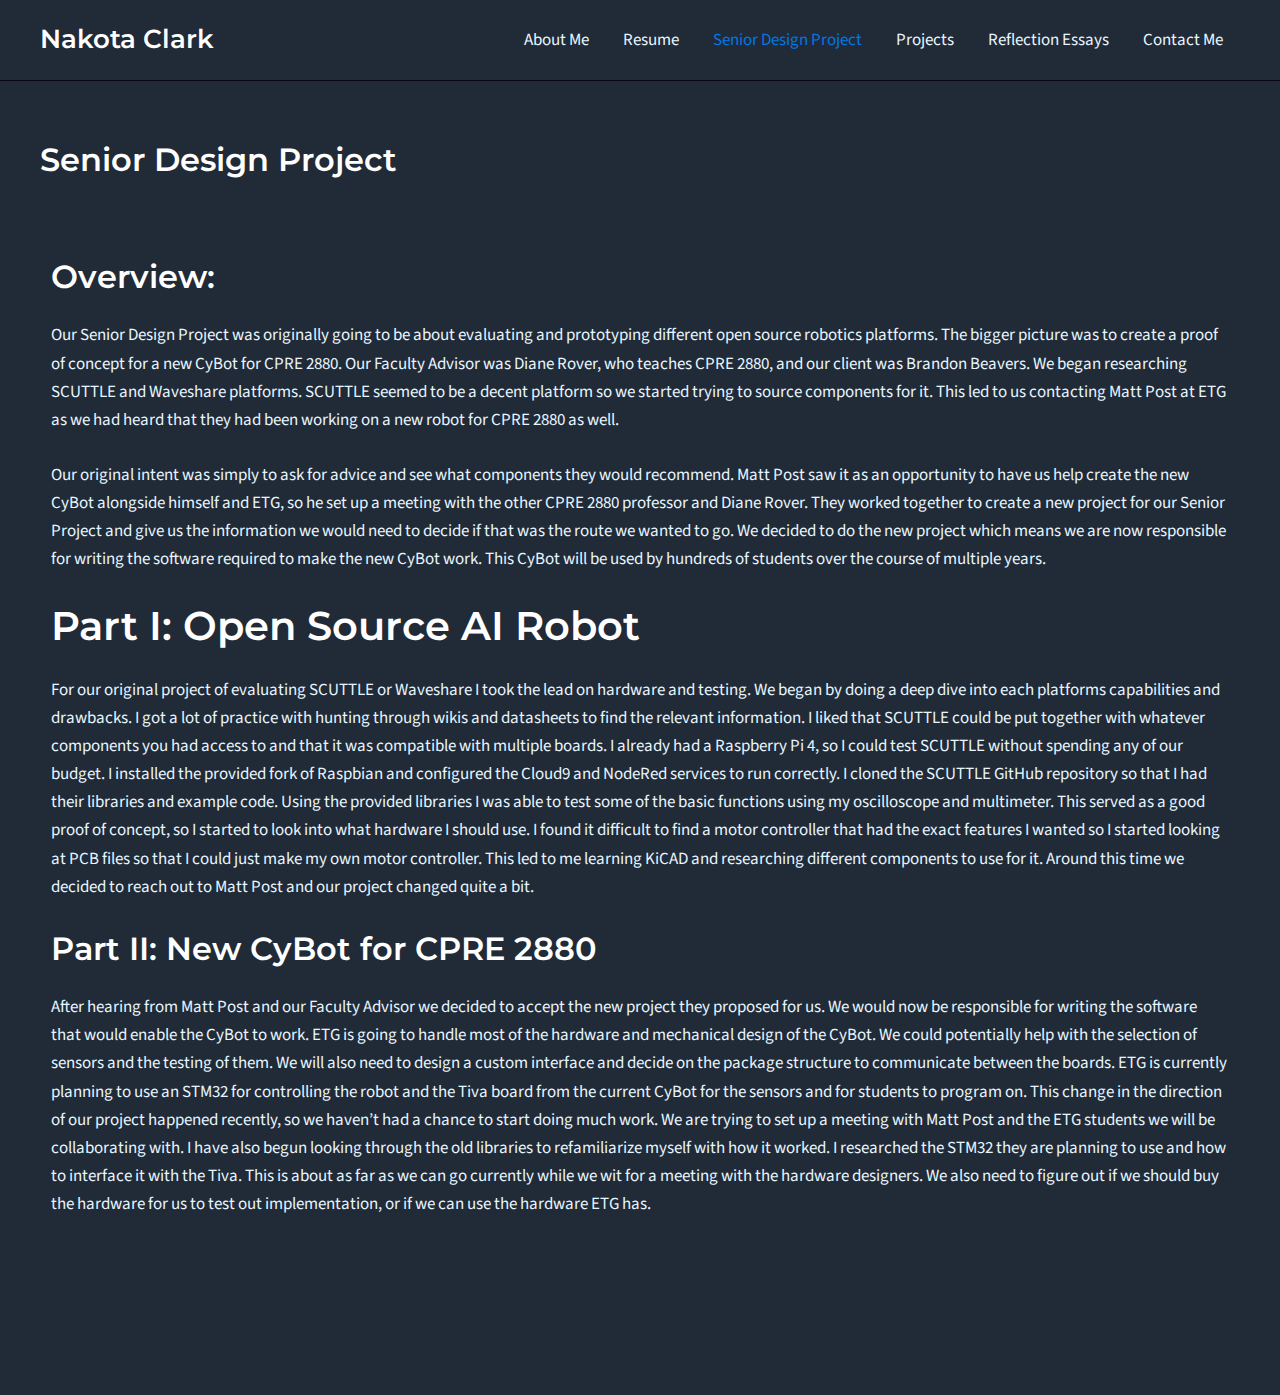
<file: general/index.html>
<!DOCTYPE html>
<html lang="en-US">
<head>
<meta charset="UTF-8">
<meta name="viewport" content="width=device-width, initial-scale=1">
	<link rel="profile" href="https://gmpg.org/xfn/11"> 
	<meta name="robots" content="index, follow, max-image-preview:large, max-snippet:-1, max-video-preview:-1">
	<style>img:is([sizes="auto" i], [sizes^="auto," i]) { contain-intrinsic-size: 3000px 1500px }</style>
	
	<!-- This site is optimized with the Yoast SEO plugin v26.0 - https://yoast.com/wordpress/plugins/seo/ -->
	<title>Senior Design Project - Nakota Clark</title>
	<link rel="canonical" href="/general/">
	<meta property="og:locale" content="en_US">
	<meta property="og:type" content="article">
	<meta property="og:title" content="Senior Design Project - Nakota Clark">
	<meta property="og:description" content="Overview: Our Senior Design Project was originally going to be about evaluating and prototyping different open source robotics platforms. The [&hellip;]">
	<meta property="og:url" content="/general/">
	<meta property="og:site_name" content="Nakota Clark">
	<meta property="article:modified_time" content="2025-10-03T22:26:56+00:00">
	<meta name="twitter:card" content="summary_large_image">
	<meta name="twitter:label1" content="Est. reading time">
	<meta name="twitter:data1" content="4 minutes">
	<script type="application/ld+json" class="yoast-schema-graph">{"@context":"https://schema.org","@graph":[{"@type":"WebPage","@id":"/general/","url":"/general/","name":"Senior Design Project - Nakota Clark","isPartOf":{"@id":"/#website"},"datePublished":"2025-09-19T01:22:37+00:00","dateModified":"2025-10-03T22:26:56+00:00","breadcrumb":{"@id":"/general/#breadcrumb"},"inLanguage":"en-US","potentialAction":[{"@type":"ReadAction","target":["/general/"]}]},{"@type":"BreadcrumbList","@id":"/general/#breadcrumb","itemListElement":[{"@type":"ListItem","position":1,"name":"Home","item":"/"},{"@type":"ListItem","position":2,"name":"Senior Design Project"}]},{"@type":"WebSite","@id":"/#website","url":"/","name":"Nakota Clark","description":"","publisher":{"@id":"/#/schema/person/9455913245645ed3a1807a6c4db87dd5"},"potentialAction":[{"@type":"SearchAction","target":{"@type":"EntryPoint","urlTemplate":"/?s={search_term_string}"},"query-input":{"@type":"PropertyValueSpecification","valueRequired":true,"valueName":"search_term_string"}}],"inLanguage":"en-US"},{"@type":["Person","Organization"],"@id":"/#/schema/person/9455913245645ed3a1807a6c4db87dd5","name":"NakotaC","image":{"@type":"ImageObject","inLanguage":"en-US","@id":"/#/schema/person/image/","url":"https://secure.gravatar.com/avatar/33e54dec0cd79fc4b5e911c15f836c46ec8d0e452ecd3ca5f707bce0a3540a3b?s=96&d=mm&r=g","contentUrl":"https://secure.gravatar.com/avatar/33e54dec0cd79fc4b5e911c15f836c46ec8d0e452ecd3ca5f707bce0a3540a3b?s=96&d=mm&r=g","caption":"NakotaC"},"logo":{"@id":"/#/schema/person/image/"},"sameAs":[""]}]}</script>
	<!-- / Yoast SEO plugin. -->


<link rel="dns-prefetch" href="//fonts.googleapis.com">
<link rel="alternate" type="application/rss+xml" title="Nakota Clark &raquo; Feed" href="/feed/">
<link rel="alternate" type="application/rss+xml" title="Nakota Clark &raquo; Comments Feed" href="/comments/feed/">
<script>
window._wpemojiSettings = {"baseUrl":"https:\/\/s.w.org\/images\/core\/emoji\/16.0.1\/72x72\/","ext":".png","svgUrl":"https:\/\/s.w.org\/images\/core\/emoji\/16.0.1\/svg\/","svgExt":".svg","source":{"concatemoji":"\/wp-includes\/js\/wp-emoji-release.min.js?ver=6.8.3"}};
/*! This file is auto-generated */
!function(s,n){var o,i,e;function c(e){try{var t={supportTests:e,timestamp:(new Date).valueOf()};sessionStorage.setItem(o,JSON.stringify(t))}catch(e){}}function p(e,t,n){e.clearRect(0,0,e.canvas.width,e.canvas.height),e.fillText(t,0,0);var t=new Uint32Array(e.getImageData(0,0,e.canvas.width,e.canvas.height).data),a=(e.clearRect(0,0,e.canvas.width,e.canvas.height),e.fillText(n,0,0),new Uint32Array(e.getImageData(0,0,e.canvas.width,e.canvas.height).data));return t.every(function(e,t){return e===a[t]})}function u(e,t){e.clearRect(0,0,e.canvas.width,e.canvas.height),e.fillText(t,0,0);for(var n=e.getImageData(16,16,1,1),a=0;a<n.data.length;a++)if(0!==n.data[a])return!1;return!0}function f(e,t,n,a){switch(t){case"flag":return n(e,"\ud83c\udff3\ufe0f\u200d\u26a7\ufe0f","\ud83c\udff3\ufe0f\u200b\u26a7\ufe0f")?!1:!n(e,"\ud83c\udde8\ud83c\uddf6","\ud83c\udde8\u200b\ud83c\uddf6")&&!n(e,"\ud83c\udff4\udb40\udc67\udb40\udc62\udb40\udc65\udb40\udc6e\udb40\udc67\udb40\udc7f","\ud83c\udff4\u200b\udb40\udc67\u200b\udb40\udc62\u200b\udb40\udc65\u200b\udb40\udc6e\u200b\udb40\udc67\u200b\udb40\udc7f");case"emoji":return!a(e,"\ud83e\udedf")}return!1}function g(e,t,n,a){var r="undefined"!=typeof WorkerGlobalScope&&self instanceof WorkerGlobalScope?new OffscreenCanvas(300,150):s.createElement("canvas"),o=r.getContext("2d",{willReadFrequently:!0}),i=(o.textBaseline="top",o.font="600 32px Arial",{});return e.forEach(function(e){i[e]=t(o,e,n,a)}),i}function t(e){var t=s.createElement("script");t.src=e,t.defer=!0,s.head.appendChild(t)}"undefined"!=typeof Promise&&(o="wpEmojiSettingsSupports",i=["flag","emoji"],n.supports={everything:!0,everythingExceptFlag:!0},e=new Promise(function(e){s.addEventListener("DOMContentLoaded",e,{once:!0})}),new Promise(function(t){var n=function(){try{var e=JSON.parse(sessionStorage.getItem(o));if("object"==typeof e&&"number"==typeof e.timestamp&&(new Date).valueOf()<e.timestamp+604800&&"object"==typeof e.supportTests)return e.supportTests}catch(e){}return null}();if(!n){if("undefined"!=typeof Worker&&"undefined"!=typeof OffscreenCanvas&&"undefined"!=typeof URL&&URL.createObjectURL&&"undefined"!=typeof Blob)try{var e="postMessage("+g.toString()+"("+[JSON.stringify(i),f.toString(),p.toString(),u.toString()].join(",")+"));",a=new Blob([e],{type:"text/javascript"}),r=new Worker(URL.createObjectURL(a),{name:"wpTestEmojiSupports"});return void(r.onmessage=function(e){c(n=e.data),r.terminate(),t(n)})}catch(e){}c(n=g(i,f,p,u))}t(n)}).then(function(e){for(var t in e)n.supports[t]=e[t],n.supports.everything=n.supports.everything&&n.supports[t],"flag"!==t&&(n.supports.everythingExceptFlag=n.supports.everythingExceptFlag&&n.supports[t]);n.supports.everythingExceptFlag=n.supports.everythingExceptFlag&&!n.supports.flag,n.DOMReady=!1,n.readyCallback=function(){n.DOMReady=!0}}).then(function(){return e}).then(function(){var e;n.supports.everything||(n.readyCallback(),(e=n.source||{}).concatemoji?t(e.concatemoji):e.wpemoji&&e.twemoji&&(t(e.twemoji),t(e.wpemoji)))}))}((window,document),window._wpemojiSettings);
</script>
<link rel="stylesheet" id="astra-theme-css-css" href="/wp-content/themes/astra/assets/css/minified/main.min.css?ver=4.11.12" media="all">
<style id="astra-theme-css-inline-css">
:root{--ast-post-nav-space:0;--ast-container-default-xlg-padding:2.5em;--ast-container-default-lg-padding:2.5em;--ast-container-default-slg-padding:2em;--ast-container-default-md-padding:2.5em;--ast-container-default-sm-padding:2.5em;--ast-container-default-xs-padding:2.4em;--ast-container-default-xxs-padding:1.8em;--ast-code-block-background:var(--ast-global-color-5);--ast-comment-inputs-background:#F9FAFB;--ast-normal-container-width:1200px;--ast-narrow-container-width:750px;--ast-blog-title-font-weight:600;--ast-blog-meta-weight:600;--ast-global-color-primary:var(--ast-global-color-4);--ast-global-color-secondary:var(--ast-global-color-5);--ast-global-color-alternate-background:var(--ast-global-color-6);--ast-global-color-subtle-background:var(--ast-global-color-7);--ast-bg-style-guide:var( --ast-global-color-secondary,--ast-global-color-5 );--ast-shadow-style-guide:0px 0px 4px 0 #ffffff57;--ast-global-dark-bg-style:var( --ast-global-color-secondary,--ast-global-color-5 );--ast-global-dark-lfs:var( --ast-global-color-secondary,--ast-global-color-5 );--ast-widget-bg-color:var( --ast-global-color-secondary,--ast-global-color-5 );--ast-wc-container-head-bg-color:var( --ast-global-color-secondary,--ast-global-color-5 );--ast-title-layout-bg:var( --ast-global-color-secondary,--ast-global-color-5 );--ast-search-border-color:var(--ast-border-color);--ast-lifter-hover-bg:var( --ast-global-color-primary,--ast-global-color-4 );--ast-gallery-block-color:var(--ast-global-color-2);--srfm-color-input-label:var(--ast-global-color-2);}html{font-size:106.25%;}a{color:var(--ast-global-color-0);}a:hover,a:focus{color:var(--ast-global-color-1);}body,button,input,select,textarea,.ast-button,.ast-custom-button{font-family:'Source Sans Pro',sans-serif;font-weight:400;font-size:17px;font-size:1rem;line-height:var(--ast-body-line-height,1.65);}blockquote{color:var(--ast-global-color-3);}h1,h2,h3,h4,h5,h6,.entry-content :where(h1,h2,h3,h4,h5,h6),.site-title,.site-title a{font-family:'Montserrat',sans-serif;font-weight:600;}.ast-site-identity .site-title a{color:var(--ast-global-color-2);}.site-title{font-size:26px;font-size:1.5294117647059rem;display:block;}.site-header .site-description{font-size:15px;font-size:0.88235294117647rem;display:none;}.entry-title{font-size:20px;font-size:1.1764705882353rem;}.ast-blog-single-element.ast-taxonomy-container a{font-size:14px;font-size:0.82352941176471rem;}.ast-blog-meta-container{font-size:13px;font-size:0.76470588235294rem;}.archive .ast-article-post .ast-article-inner,.blog .ast-article-post .ast-article-inner,.archive .ast-article-post .ast-article-inner:hover,.blog .ast-article-post .ast-article-inner:hover{border-top-left-radius:6px;border-top-right-radius:6px;border-bottom-right-radius:6px;border-bottom-left-radius:6px;overflow:hidden;}h1,.entry-content :where(h1){font-size:48px;font-size:2.8235294117647rem;font-weight:600;font-family:'Montserrat',sans-serif;line-height:1.4em;}h2,.entry-content :where(h2){font-size:40px;font-size:2.3529411764706rem;font-weight:600;font-family:'Montserrat',sans-serif;line-height:1.3em;}h3,.entry-content :where(h3){font-size:32px;font-size:1.8823529411765rem;font-weight:600;font-family:'Montserrat',sans-serif;line-height:1.3em;}h4,.entry-content :where(h4){font-size:24px;font-size:1.4117647058824rem;line-height:1.2em;font-weight:600;font-family:'Montserrat',sans-serif;}h5,.entry-content :where(h5){font-size:20px;font-size:1.1764705882353rem;line-height:1.2em;font-weight:600;font-family:'Montserrat',sans-serif;}h6,.entry-content :where(h6){font-size:17px;font-size:1rem;line-height:1.25em;font-weight:600;font-family:'Montserrat',sans-serif;}::selection{background-color:var(--ast-global-color-0);color:#ffffff;}body,h1,h2,h3,h4,h5,h6,.entry-title a,.entry-content :where(h1,h2,h3,h4,h5,h6){color:var(--ast-global-color-3);}.tagcloud a:hover,.tagcloud a:focus,.tagcloud a.current-item{color:#ffffff;border-color:var(--ast-global-color-0);background-color:var(--ast-global-color-0);}input:focus,input[type="text"]:focus,input[type="email"]:focus,input[type="url"]:focus,input[type="password"]:focus,input[type="reset"]:focus,input[type="search"]:focus,textarea:focus{border-color:var(--ast-global-color-0);}input[type="radio"]:checked,input[type=reset],input[type="checkbox"]:checked,input[type="checkbox"]:hover:checked,input[type="checkbox"]:focus:checked,input[type=range]::-webkit-slider-thumb{border-color:var(--ast-global-color-0);background-color:var(--ast-global-color-0);box-shadow:none;}.site-footer a:hover + .post-count,.site-footer a:focus + .post-count{background:var(--ast-global-color-0);border-color:var(--ast-global-color-0);}.single .nav-links .nav-previous,.single .nav-links .nav-next{color:var(--ast-global-color-0);}.entry-meta,.entry-meta *{line-height:1.45;color:var(--ast-global-color-0);font-weight:600;}.entry-meta a:not(.ast-button):hover,.entry-meta a:not(.ast-button):hover *,.entry-meta a:not(.ast-button):focus,.entry-meta a:not(.ast-button):focus *,.page-links > .page-link,.page-links .page-link:hover,.post-navigation a:hover{color:var(--ast-global-color-1);}#cat option,.secondary .calendar_wrap thead a,.secondary .calendar_wrap thead a:visited{color:var(--ast-global-color-0);}.secondary .calendar_wrap #today,.ast-progress-val span{background:var(--ast-global-color-0);}.secondary a:hover + .post-count,.secondary a:focus + .post-count{background:var(--ast-global-color-0);border-color:var(--ast-global-color-0);}.calendar_wrap #today > a{color:#ffffff;}.page-links .page-link,.single .post-navigation a{color:var(--ast-global-color-3);}.ast-search-menu-icon .search-form button.search-submit{padding:0 4px;}.ast-search-menu-icon form.search-form{padding-right:0;}.ast-search-menu-icon.slide-search input.search-field{width:0;}.ast-header-search .ast-search-menu-icon.ast-dropdown-active .search-form,.ast-header-search .ast-search-menu-icon.ast-dropdown-active .search-field:focus{transition:all 0.2s;}.search-form input.search-field:focus{outline:none;}.ast-search-menu-icon .search-form button.search-submit:focus,.ast-theme-transparent-header .ast-header-search .ast-dropdown-active .ast-icon,.ast-theme-transparent-header .ast-inline-search .search-field:focus .ast-icon{color:var(--ast-global-color-1);}.ast-header-search .slide-search .search-form{border:2px solid var(--ast-global-color-0);}.ast-header-search .slide-search .search-field{background-color:(--ast-global-dark-bg-style);}.ast-archive-title{color:var(--ast-global-color-2);}.widget-title{font-size:24px;font-size:1.4117647058824rem;color:var(--ast-global-color-2);}.ast-single-post .entry-content a,.ast-comment-content a:not(.ast-comment-edit-reply-wrap a){text-decoration:underline;}.ast-single-post .elementor-widget-button .elementor-button,.ast-single-post .entry-content .uagb-tab a,.ast-single-post .entry-content .uagb-ifb-cta a,.ast-single-post .entry-content .uabb-module-content a,.ast-single-post .entry-content .uagb-post-grid a,.ast-single-post .entry-content .uagb-timeline a,.ast-single-post .entry-content .uagb-toc__wrap a,.ast-single-post .entry-content .uagb-taxomony-box a,.entry-content .wp-block-latest-posts > li > a,.ast-single-post .entry-content .wp-block-file__button,a.ast-post-filter-single,.ast-single-post .ast-comment-content .comment-reply-link,.ast-single-post .ast-comment-content .comment-edit-link{text-decoration:none;}.ast-search-menu-icon.slide-search a:focus-visible:focus-visible,.astra-search-icon:focus-visible,#close:focus-visible,a:focus-visible,.ast-menu-toggle:focus-visible,.site .skip-link:focus-visible,.wp-block-loginout input:focus-visible,.wp-block-search.wp-block-search__button-inside .wp-block-search__inside-wrapper,.ast-header-navigation-arrow:focus-visible,.ast-orders-table__row .ast-orders-table__cell:focus-visible,a#ast-apply-coupon:focus-visible,#ast-apply-coupon:focus-visible,#close:focus-visible,.button.search-submit:focus-visible,#search_submit:focus,.normal-search:focus-visible,.ast-header-account-wrap:focus-visible,.astra-cart-drawer-close:focus,.ast-single-variation:focus,.ast-button:focus{outline-style:dotted;outline-color:inherit;outline-width:thin;}input:focus,input[type="text"]:focus,input[type="email"]:focus,input[type="url"]:focus,input[type="password"]:focus,input[type="reset"]:focus,input[type="search"]:focus,input[type="number"]:focus,textarea:focus,.wp-block-search__input:focus,[data-section="section-header-mobile-trigger"] .ast-button-wrap .ast-mobile-menu-trigger-minimal:focus,.ast-mobile-popup-drawer.active .menu-toggle-close:focus,#ast-scroll-top:focus,#coupon_code:focus,#ast-coupon-code:focus{border-style:dotted;border-color:inherit;border-width:thin;}input{outline:none;}.ast-logo-title-inline .site-logo-img{padding-right:1em;}body .ast-oembed-container *{position:absolute;top:0;width:100%;height:100%;left:0;}body .wp-block-embed-pocket-casts .ast-oembed-container *{position:unset;}.ast-single-post-featured-section + article {margin-top: 2em;}.site-content .ast-single-post-featured-section img {width: 100%;overflow: hidden;object-fit: cover;}.ast-separate-container .site-content .ast-single-post-featured-section + article {margin-top: -80px;z-index: 9;position: relative;border-radius: 4px;}@media (min-width: 922px) {.ast-no-sidebar .site-content .ast-article-image-container--wide {margin-left: -120px;margin-right: -120px;max-width: unset;width: unset;}.ast-left-sidebar .site-content .ast-article-image-container--wide,.ast-right-sidebar .site-content .ast-article-image-container--wide {margin-left: -10px;margin-right: -10px;}.site-content .ast-article-image-container--full {margin-left: calc( -50vw + 50%);margin-right: calc( -50vw + 50%);max-width: 100vw;width: 100vw;}.ast-left-sidebar .site-content .ast-article-image-container--full,.ast-right-sidebar .site-content .ast-article-image-container--full {margin-left: -10px;margin-right: -10px;max-width: inherit;width: auto;}}.site > .ast-single-related-posts-container {margin-top: 0;}@media (min-width: 922px) {.ast-desktop .ast-container--narrow {max-width: var(--ast-narrow-container-width);margin: 0 auto;}}input[type="text"],input[type="number"],input[type="email"],input[type="url"],input[type="password"],input[type="search"],input[type=reset],input[type=tel],input[type=date],select,textarea{font-size:16px;font-style:normal;font-weight:400;line-height:24px;width:100%;padding:12px 16px;border-radius:4px;box-shadow:0px 1px 2px 0px rgba(0,0,0,0.05);color:var(--ast-form-input-text,#475569);}input[type="text"],input[type="number"],input[type="email"],input[type="url"],input[type="password"],input[type="search"],input[type=reset],input[type=tel],input[type=date],select{height:40px;}input[type="date"]{border-width:1px;border-style:solid;border-color:var(--ast-border-color);background:var( --ast-global-color-secondary,--ast-global-color-5 );}input[type="text"]:focus,input[type="number"]:focus,input[type="email"]:focus,input[type="url"]:focus,input[type="password"]:focus,input[type="search"]:focus,input[type=reset]:focus,input[type="tel"]:focus,input[type="date"]:focus,select:focus,textarea:focus{border-color:#046BD2;box-shadow:none;outline:none;color:var(--ast-form-input-focus-text,#475569);}label,legend{color:#111827;font-size:14px;font-style:normal;font-weight:500;line-height:20px;}select{padding:6px 10px;}fieldset{padding:30px;border-radius:4px;}button,.ast-button,.button,input[type="button"],input[type="reset"],input[type="submit"],a:where(.wp-block-button__link){border-radius:4px;box-shadow:0px 1px 2px 0px rgba(0,0,0,0.05);}:root{--ast-comment-inputs-background:var( --ast-global-color-secondary,--ast-global-color-5 );}::placeholder{color:var(--ast-form-field-color,#9CA3AF);}::-ms-input-placeholder{color:var(--ast-form-field-color,#9CA3AF);}@media (max-width:921.9px){#ast-desktop-header{display:none;}}@media (min-width:922px){#ast-mobile-header{display:none;}}.wp-block-buttons.aligncenter{justify-content:center;}@media (max-width:921px){.ast-theme-transparent-header #primary,.ast-theme-transparent-header #secondary{padding:0;}}@media (max-width:921px){.ast-plain-container.ast-no-sidebar #primary{padding:0;}}.ast-plain-container.ast-no-sidebar #primary{margin-top:0;margin-bottom:0;}@media (min-width:1200px){.ast-plain-container.ast-no-sidebar #primary{margin-top:60px;margin-bottom:60px;}}.wp-block-button.is-style-outline .wp-block-button__link{border-color:var(--ast-global-color-0);border-top-width:0px;border-right-width:0px;border-bottom-width:0px;border-left-width:0px;}div.wp-block-button.is-style-outline > .wp-block-button__link:not(.has-text-color),div.wp-block-button.wp-block-button__link.is-style-outline:not(.has-text-color){color:var(--ast-global-color-0);}.wp-block-button.is-style-outline .wp-block-button__link:hover,.wp-block-buttons .wp-block-button.is-style-outline .wp-block-button__link:focus,.wp-block-buttons .wp-block-button.is-style-outline > .wp-block-button__link:not(.has-text-color):hover,.wp-block-buttons .wp-block-button.wp-block-button__link.is-style-outline:not(.has-text-color):hover{color:#ffffff;background-color:var(--ast-global-color-1);border-color:var(--ast-global-color-1);}.post-page-numbers.current .page-link,.ast-pagination .page-numbers.current{color:#ffffff;border-color:var(--ast-global-color-0);background-color:var(--ast-global-color-0);}.wp-block-button.is-style-outline .wp-block-button__link{border-top-width:0px;border-right-width:0px;border-bottom-width:0px;border-left-width:0px;}.wp-block-buttons .wp-block-button.is-style-outline .wp-block-button__link.wp-element-button,.ast-outline-button,.wp-block-uagb-buttons-child .uagb-buttons-repeater.ast-outline-button{border-color:var(--ast-global-color-0);border-top-width:2px;border-right-width:2px;border-bottom-width:2px;border-left-width:2px;font-family:inherit;font-weight:500;font-size:16px;font-size:0.94117647058824rem;line-height:1em;padding-top:13px;padding-right:30px;padding-bottom:13px;padding-left:30px;}.wp-block-buttons .wp-block-button.is-style-outline > .wp-block-button__link:not(.has-text-color),.wp-block-buttons .wp-block-button.wp-block-button__link.is-style-outline:not(.has-text-color),.ast-outline-button{color:var(--ast-global-color-0);}.wp-block-button.is-style-outline .wp-block-button__link:hover,.wp-block-buttons .wp-block-button.is-style-outline .wp-block-button__link:focus,.wp-block-buttons .wp-block-button.is-style-outline > .wp-block-button__link:not(.has-text-color):hover,.wp-block-buttons .wp-block-button.wp-block-button__link.is-style-outline:not(.has-text-color):hover,.ast-outline-button:hover,.ast-outline-button:focus,.wp-block-uagb-buttons-child .uagb-buttons-repeater.ast-outline-button:hover,.wp-block-uagb-buttons-child .uagb-buttons-repeater.ast-outline-button:focus{color:#ffffff;background-color:var(--ast-global-color-1);border-color:var(--ast-global-color-1);}.ast-single-post .entry-content a.ast-outline-button,.ast-single-post .entry-content .is-style-outline>.wp-block-button__link{text-decoration:none;}.wp-block-button .wp-block-button__link.wp-element-button.is-style-outline:not(.has-background),.wp-block-button.is-style-outline>.wp-block-button__link.wp-element-button:not(.has-background),.ast-outline-button{background-color:transparent;}.uagb-buttons-repeater.ast-outline-button{border-radius:9999px;}@media (max-width:921px){.wp-block-buttons .wp-block-button.is-style-outline .wp-block-button__link.wp-element-button,.ast-outline-button,.wp-block-uagb-buttons-child .uagb-buttons-repeater.ast-outline-button{padding-top:12px;padding-right:28px;padding-bottom:12px;padding-left:28px;}}@media (max-width:544px){.wp-block-buttons .wp-block-button.is-style-outline .wp-block-button__link.wp-element-button,.ast-outline-button,.wp-block-uagb-buttons-child .uagb-buttons-repeater.ast-outline-button{padding-top:10px;padding-right:24px;padding-bottom:10px;padding-left:24px;}}.entry-content[data-ast-blocks-layout] > figure{margin-bottom:1em;}h1.widget-title{font-weight:600;}h2.widget-title{font-weight:600;}h3.widget-title{font-weight:600;}#page{display:flex;flex-direction:column;min-height:100vh;}.ast-404-layout-1 h1.page-title{color:var(--ast-global-color-2);}.single .post-navigation a{line-height:1em;height:inherit;}.error-404 .page-sub-title{font-size:1.5rem;font-weight:inherit;}.search .site-content .content-area .search-form{margin-bottom:0;}#page .site-content{flex-grow:1;}.widget{margin-bottom:1.25em;}#secondary li{line-height:1.5em;}#secondary .wp-block-group h2{margin-bottom:0.7em;}#secondary h2{font-size:1.7rem;}.ast-separate-container .ast-article-post,.ast-separate-container .ast-article-single,.ast-separate-container .comment-respond{padding:3em;}.ast-separate-container .ast-article-single .ast-article-single{padding:0;}.ast-article-single .wp-block-post-template-is-layout-grid{padding-left:0;}.ast-separate-container .comments-title,.ast-narrow-container .comments-title{padding:1.5em 2em;}.ast-page-builder-template .comment-form-textarea,.ast-comment-formwrap .ast-grid-common-col{padding:0;}.ast-comment-formwrap{padding:0;display:inline-flex;column-gap:20px;width:100%;margin-left:0;margin-right:0;}.comments-area textarea#comment:focus,.comments-area textarea#comment:active,.comments-area .ast-comment-formwrap input[type="text"]:focus,.comments-area .ast-comment-formwrap input[type="text"]:active {box-shadow:none;outline:none;}.archive.ast-page-builder-template .entry-header{margin-top:2em;}.ast-page-builder-template .ast-comment-formwrap{width:100%;}.entry-title{margin-bottom:0.6em;}.ast-archive-description p{font-size:inherit;font-weight:inherit;line-height:inherit;}.ast-separate-container .ast-comment-list li.depth-1,.hentry{margin-bottom:1.5em;}.site-content section.ast-archive-description{margin-bottom:2em;}@media (min-width:921px){.ast-left-sidebar.ast-page-builder-template #secondary,.archive.ast-right-sidebar.ast-page-builder-template .site-main{padding-left:20px;padding-right:20px;}}@media (max-width:544px){.ast-comment-formwrap.ast-row{column-gap:10px;display:inline-block;}#ast-commentform .ast-grid-common-col{position:relative;width:100%;}}@media (min-width:1201px){.ast-separate-container .ast-article-post,.ast-separate-container .ast-article-single,.ast-separate-container .ast-author-box,.ast-separate-container .ast-404-layout-1,.ast-separate-container .no-results{padding:3em;}}@media (max-width:921px){.ast-left-sidebar #content > .ast-container{display:flex;flex-direction:column-reverse;width:100%;}}@media (min-width:922px){.ast-separate-container.ast-right-sidebar #primary,.ast-separate-container.ast-left-sidebar #primary{border:0;}.search-no-results.ast-separate-container #primary{margin-bottom:4em;}}.wp-block-button .wp-block-button__link{color:#ffffff;}.wp-block-button .wp-block-button__link:hover,.wp-block-button .wp-block-button__link:focus{color:#ffffff;background-color:var(--ast-global-color-1);border-color:var(--ast-global-color-1);}.elementor-widget-heading h1.elementor-heading-title{line-height:1.4em;}.elementor-widget-heading h2.elementor-heading-title{line-height:1.3em;}.elementor-widget-heading h3.elementor-heading-title{line-height:1.3em;}.elementor-widget-heading h4.elementor-heading-title{line-height:1.2em;}.elementor-widget-heading h5.elementor-heading-title{line-height:1.2em;}.elementor-widget-heading h6.elementor-heading-title{line-height:1.25em;}.wp-block-button .wp-block-button__link,.wp-block-search .wp-block-search__button,body .wp-block-file .wp-block-file__button{border-style:solid;border-top-width:0px;border-right-width:0px;border-left-width:0px;border-bottom-width:0px;border-color:var(--ast-global-color-0);background-color:var(--ast-global-color-0);color:#ffffff;font-family:inherit;font-weight:500;line-height:1em;font-size:16px;font-size:0.94117647058824rem;border-top-left-radius:3px;border-top-right-radius:3px;border-bottom-right-radius:3px;border-bottom-left-radius:3px;padding-top:10px;padding-right:20px;padding-bottom:10px;padding-left:20px;}.ast-single-post .entry-content .wp-block-button .wp-block-button__link,.ast-single-post .entry-content .wp-block-search .wp-block-search__button,body .entry-content .wp-block-file .wp-block-file__button{text-decoration:none;}.menu-toggle,button,.ast-button,.ast-custom-button,.button,input#submit,input[type="button"],input[type="submit"],input[type="reset"],#comments .submit,.search .search-submit,form[CLASS*="wp-block-search__"].wp-block-search .wp-block-search__inside-wrapper .wp-block-search__button,body .wp-block-file .wp-block-file__button,.search .search-submit{border-style:solid;border-top-width:0px;border-right-width:0px;border-left-width:0px;border-bottom-width:0px;color:#ffffff;border-color:var(--ast-global-color-0);background-color:var(--ast-global-color-0);padding-top:10px;padding-right:20px;padding-bottom:10px;padding-left:20px;font-family:inherit;font-weight:500;font-size:16px;font-size:0.94117647058824rem;line-height:1em;border-top-left-radius:3px;border-top-right-radius:3px;border-bottom-right-radius:3px;border-bottom-left-radius:3px;}button:focus,.menu-toggle:hover,button:hover,.ast-button:hover,.ast-custom-button:hover .button:hover,.ast-custom-button:hover ,input[type=reset]:hover,input[type=reset]:focus,input#submit:hover,input#submit:focus,input[type="button"]:hover,input[type="button"]:focus,input[type="submit"]:hover,input[type="submit"]:focus,form[CLASS*="wp-block-search__"].wp-block-search .wp-block-search__inside-wrapper .wp-block-search__button:hover,form[CLASS*="wp-block-search__"].wp-block-search .wp-block-search__inside-wrapper .wp-block-search__button:focus,body .wp-block-file .wp-block-file__button:hover,body .wp-block-file .wp-block-file__button:focus{color:#ffffff;background-color:var(--ast-global-color-1);border-color:var(--ast-global-color-1);}form[CLASS*="wp-block-search__"].wp-block-search .wp-block-search__inside-wrapper .wp-block-search__button.has-icon{padding-top:calc(10px - 3px);padding-right:calc(20px - 3px);padding-bottom:calc(10px - 3px);padding-left:calc(20px - 3px);}@media (max-width:921px){.ast-mobile-header-stack .main-header-bar .ast-search-menu-icon{display:inline-block;}.ast-header-break-point.ast-header-custom-item-outside .ast-mobile-header-stack .main-header-bar .ast-search-icon{margin:0;}.ast-comment-avatar-wrap img{max-width:2.5em;}.ast-comment-meta{padding:0 1.8888em 1.3333em;}}@media (min-width:544px){.ast-container{max-width:100%;}}@media (max-width:544px){.ast-separate-container .ast-article-post,.ast-separate-container .ast-article-single,.ast-separate-container .comments-title,.ast-separate-container .ast-archive-description{padding:1.5em 1em;}.ast-separate-container #content .ast-container{padding-left:0.54em;padding-right:0.54em;}.ast-separate-container .ast-comment-list .bypostauthor{padding:.5em;}.ast-search-menu-icon.ast-dropdown-active .search-field{width:170px;}} #ast-mobile-header .ast-site-header-cart-li a{pointer-events:none;}.ast-separate-container{background-color:#7a99e0;background-image:none;}@media (max-width:921px){.widget-title{font-size:24px;font-size:1.4117647058824rem;}body,button,input,select,textarea,.ast-button,.ast-custom-button{font-size:17px;font-size:1rem;}#secondary,#secondary button,#secondary input,#secondary select,#secondary textarea{font-size:17px;font-size:1rem;}.site-title{display:block;}.site-header .site-description{display:none;}h1,.entry-content :where(h1){font-size:36px;font-size:2.1176470588235rem;}h2,.entry-content :where(h2){font-size:30px;font-size:1.7647058823529rem;}h3,.entry-content :where(h3){font-size:25px;font-size:1.4705882352941rem;}h4,.entry-content :where(h4){font-size:20px;font-size:1.1764705882353rem;}h5,.entry-content :where(h5){font-size:17px;font-size:1rem;}h6,.entry-content :where(h6){font-size:15px;font-size:0.88235294117647rem;}}@media (max-width:544px){.widget-title{font-size:24px;font-size:1.4117647058824rem;}body,button,input,select,textarea,.ast-button,.ast-custom-button{font-size:17px;font-size:1rem;}#secondary,#secondary button,#secondary input,#secondary select,#secondary textarea{font-size:17px;font-size:1rem;}.site-title{display:block;}.site-header .site-description{display:none;}h1,.entry-content :where(h1){font-size:32px;font-size:1.8823529411765rem;}h2,.entry-content :where(h2){font-size:26px;font-size:1.5294117647059rem;}h3,.entry-content :where(h3){font-size:22px;font-size:1.2941176470588rem;}h4,.entry-content :where(h4){font-size:18px;font-size:1.0588235294118rem;}h5,.entry-content :where(h5){font-size:15px;font-size:0.88235294117647rem;}h6,.entry-content :where(h6){font-size:13px;font-size:0.76470588235294rem;}}@media (max-width:544px){html{font-size:106.25%;}}@media (min-width:922px){.ast-container{max-width:1240px;}}@media (min-width:922px){.site-content .ast-container{display:flex;}}@media (max-width:921px){.site-content .ast-container{flex-direction:column;}}.entry-content :where(h1,h2,h3,h4,h5,h6){clear:none;}@media (min-width:922px){.main-header-menu .sub-menu .menu-item.ast-left-align-sub-menu:hover > .sub-menu,.main-header-menu .sub-menu .menu-item.ast-left-align-sub-menu.focus > .sub-menu{margin-left:-0px;}}.entry-content li > p{margin-bottom:0;}.site .comments-area{padding-bottom:2em;margin-top:2em;}.wp-block-file {display: flex;align-items: center;flex-wrap: wrap;justify-content: space-between;}.wp-block-pullquote {border: none;}.wp-block-pullquote blockquote::before {content: "\201D";font-family: "Helvetica",sans-serif;display: flex;transform: rotate( 180deg );font-size: 6rem;font-style: normal;line-height: 1;font-weight: bold;align-items: center;justify-content: center;}.has-text-align-right > blockquote::before {justify-content: flex-start;}.has-text-align-left > blockquote::before {justify-content: flex-end;}figure.wp-block-pullquote.is-style-solid-color blockquote {max-width: 100%;text-align: inherit;}:root {--wp--custom--ast-default-block-top-padding: 3em;--wp--custom--ast-default-block-right-padding: 3em;--wp--custom--ast-default-block-bottom-padding: 3em;--wp--custom--ast-default-block-left-padding: 3em;--wp--custom--ast-container-width: 1200px;--wp--custom--ast-content-width-size: 1200px;--wp--custom--ast-wide-width-size: calc(1200px + var(--wp--custom--ast-default-block-left-padding) + var(--wp--custom--ast-default-block-right-padding));}.ast-narrow-container {--wp--custom--ast-content-width-size: 750px;--wp--custom--ast-wide-width-size: 750px;}@media(max-width: 921px) {:root {--wp--custom--ast-default-block-top-padding: 3em;--wp--custom--ast-default-block-right-padding: 2em;--wp--custom--ast-default-block-bottom-padding: 3em;--wp--custom--ast-default-block-left-padding: 2em;}}@media(max-width: 544px) {:root {--wp--custom--ast-default-block-top-padding: 3em;--wp--custom--ast-default-block-right-padding: 1.5em;--wp--custom--ast-default-block-bottom-padding: 3em;--wp--custom--ast-default-block-left-padding: 1.5em;}}.entry-content > .wp-block-group,.entry-content > .wp-block-cover,.entry-content > .wp-block-columns {padding-top: var(--wp--custom--ast-default-block-top-padding);padding-right: var(--wp--custom--ast-default-block-right-padding);padding-bottom: var(--wp--custom--ast-default-block-bottom-padding);padding-left: var(--wp--custom--ast-default-block-left-padding);}.ast-plain-container.ast-no-sidebar .entry-content > .alignfull,.ast-page-builder-template .ast-no-sidebar .entry-content > .alignfull {margin-left: calc( -50vw + 50%);margin-right: calc( -50vw + 50%);max-width: 100vw;width: 100vw;}.ast-plain-container.ast-no-sidebar .entry-content .alignfull .alignfull,.ast-page-builder-template.ast-no-sidebar .entry-content .alignfull .alignfull,.ast-plain-container.ast-no-sidebar .entry-content .alignfull .alignwide,.ast-page-builder-template.ast-no-sidebar .entry-content .alignfull .alignwide,.ast-plain-container.ast-no-sidebar .entry-content .alignwide .alignfull,.ast-page-builder-template.ast-no-sidebar .entry-content .alignwide .alignfull,.ast-plain-container.ast-no-sidebar .entry-content .alignwide .alignwide,.ast-page-builder-template.ast-no-sidebar .entry-content .alignwide .alignwide,.ast-plain-container.ast-no-sidebar .entry-content .wp-block-column .alignfull,.ast-page-builder-template.ast-no-sidebar .entry-content .wp-block-column .alignfull,.ast-plain-container.ast-no-sidebar .entry-content .wp-block-column .alignwide,.ast-page-builder-template.ast-no-sidebar .entry-content .wp-block-column .alignwide {margin-left: auto;margin-right: auto;width: 100%;}[data-ast-blocks-layout] .wp-block-separator:not(.is-style-dots) {height: 0;}[data-ast-blocks-layout] .wp-block-separator {margin: 20px auto;}[data-ast-blocks-layout] .wp-block-separator:not(.is-style-wide):not(.is-style-dots) {max-width: 100px;}[data-ast-blocks-layout] .wp-block-separator.has-background {padding: 0;}.entry-content[data-ast-blocks-layout] > * {max-width: var(--wp--custom--ast-content-width-size);margin-left: auto;margin-right: auto;}.entry-content[data-ast-blocks-layout] > .alignwide {max-width: var(--wp--custom--ast-wide-width-size);}.entry-content[data-ast-blocks-layout] .alignfull {max-width: none;}.entry-content .wp-block-columns {margin-bottom: 0;}blockquote {margin: 1.5em;border-color: rgba(0,0,0,0.05);}.wp-block-quote:not(.has-text-align-right):not(.has-text-align-center) {border-left: 5px solid rgba(0,0,0,0.05);}.has-text-align-right > blockquote,blockquote.has-text-align-right {border-right: 5px solid rgba(0,0,0,0.05);}.has-text-align-left > blockquote,blockquote.has-text-align-left {border-left: 5px solid rgba(0,0,0,0.05);}.wp-block-site-tagline,.wp-block-latest-posts .read-more {margin-top: 15px;}.wp-block-loginout p label {display: block;}.wp-block-loginout p:not(.login-remember):not(.login-submit) input {width: 100%;}.wp-block-loginout input:focus {border-color: transparent;}.wp-block-loginout input:focus {outline: thin dotted;}.entry-content .wp-block-media-text .wp-block-media-text__content {padding: 0 0 0 8%;}.entry-content .wp-block-media-text.has-media-on-the-right .wp-block-media-text__content {padding: 0 8% 0 0;}.entry-content .wp-block-media-text.has-background .wp-block-media-text__content {padding: 8%;}.entry-content .wp-block-cover:not([class*="background-color"]):not(.has-text-color.has-link-color) .wp-block-cover__inner-container,.entry-content .wp-block-cover:not([class*="background-color"]) .wp-block-cover-image-text,.entry-content .wp-block-cover:not([class*="background-color"]) .wp-block-cover-text,.entry-content .wp-block-cover-image:not([class*="background-color"]) .wp-block-cover__inner-container,.entry-content .wp-block-cover-image:not([class*="background-color"]) .wp-block-cover-image-text,.entry-content .wp-block-cover-image:not([class*="background-color"]) .wp-block-cover-text {color: var(--ast-global-color-primary,var(--ast-global-color-5));}.wp-block-loginout .login-remember input {width: 1.1rem;height: 1.1rem;margin: 0 5px 4px 0;vertical-align: middle;}.wp-block-latest-posts > li > *:first-child,.wp-block-latest-posts:not(.is-grid) > li:first-child {margin-top: 0;}.entry-content > .wp-block-buttons,.entry-content > .wp-block-uagb-buttons {margin-bottom: 1.5em;}.wp-block-search__inside-wrapper .wp-block-search__input {padding: 0 10px;color: var(--ast-global-color-3);background: var(--ast-global-color-primary,var(--ast-global-color-5));border-color: var(--ast-border-color);}.wp-block-latest-posts .read-more {margin-bottom: 1.5em;}.wp-block-search__no-button .wp-block-search__inside-wrapper .wp-block-search__input {padding-top: 5px;padding-bottom: 5px;}.wp-block-latest-posts .wp-block-latest-posts__post-date,.wp-block-latest-posts .wp-block-latest-posts__post-author {font-size: 1rem;}.wp-block-latest-posts > li > *,.wp-block-latest-posts:not(.is-grid) > li {margin-top: 12px;margin-bottom: 12px;}.ast-page-builder-template .entry-content[data-ast-blocks-layout] > *,.ast-page-builder-template .entry-content[data-ast-blocks-layout] > .alignfull:where(:not(.wp-block-group):not(.uagb-is-root-container):not(.spectra-is-root-container)) > * {max-width: none;}.ast-page-builder-template .entry-content[data-ast-blocks-layout] > .alignwide:where(:not(.uagb-is-root-container):not(.spectra-is-root-container)) > * {max-width: var(--wp--custom--ast-wide-width-size);}.ast-page-builder-template .entry-content[data-ast-blocks-layout] > .inherit-container-width > *,.ast-page-builder-template .entry-content[data-ast-blocks-layout] > *:not(.wp-block-group):where(:not(.uagb-is-root-container):not(.spectra-is-root-container)) > *,.entry-content[data-ast-blocks-layout] > .wp-block-cover .wp-block-cover__inner-container {max-width: none ;margin-left: auto;margin-right: auto;}.entry-content[data-ast-blocks-layout] .wp-block-cover:not(.alignleft):not(.alignright) {width: auto;}@media(max-width: 1200px) {.ast-separate-container .entry-content > .alignfull,.ast-separate-container .entry-content[data-ast-blocks-layout] > .alignwide,.ast-plain-container .entry-content[data-ast-blocks-layout] > .alignwide,.ast-plain-container .entry-content .alignfull {margin-left: calc(-1 * min(var(--ast-container-default-xlg-padding),20px)) ;margin-right: calc(-1 * min(var(--ast-container-default-xlg-padding),20px));}}@media(min-width: 1201px) {.ast-separate-container .entry-content > .alignfull {margin-left: calc(-1 * var(--ast-container-default-xlg-padding) );margin-right: calc(-1 * var(--ast-container-default-xlg-padding) );}.ast-separate-container .entry-content[data-ast-blocks-layout] > .alignwide,.ast-plain-container .entry-content[data-ast-blocks-layout] > .alignwide {margin-left: auto;margin-right: auto;}}@media(min-width: 921px) {.ast-separate-container .entry-content .wp-block-group.alignwide:not(.inherit-container-width) > :where(:not(.alignleft):not(.alignright)),.ast-plain-container .entry-content .wp-block-group.alignwide:not(.inherit-container-width) > :where(:not(.alignleft):not(.alignright)) {max-width: calc( var(--wp--custom--ast-content-width-size) + 80px );}.ast-plain-container.ast-right-sidebar .entry-content[data-ast-blocks-layout] .alignfull,.ast-plain-container.ast-left-sidebar .entry-content[data-ast-blocks-layout] .alignfull {margin-left: -60px;margin-right: -60px;}}@media(min-width: 544px) {.entry-content > .alignleft {margin-right: 20px;}.entry-content > .alignright {margin-left: 20px;}}@media (max-width:544px){.wp-block-columns .wp-block-column:not(:last-child){margin-bottom:20px;}.wp-block-latest-posts{margin:0;}}@media( max-width: 600px ) {.entry-content .wp-block-media-text .wp-block-media-text__content,.entry-content .wp-block-media-text.has-media-on-the-right .wp-block-media-text__content {padding: 8% 0 0;}.entry-content .wp-block-media-text.has-background .wp-block-media-text__content {padding: 8%;}}.ast-page-builder-template .entry-header {padding-left: 0;}.ast-narrow-container .site-content .wp-block-uagb-image--align-full .wp-block-uagb-image__figure {max-width: 100%;margin-left: auto;margin-right: auto;}.entry-content ul,.entry-content ol {padding: revert;margin: revert;padding-left: 20px;}:root .has-ast-global-color-0-color{color:var(--ast-global-color-0);}:root .has-ast-global-color-0-background-color{background-color:var(--ast-global-color-0);}:root .wp-block-button .has-ast-global-color-0-color{color:var(--ast-global-color-0);}:root .wp-block-button .has-ast-global-color-0-background-color{background-color:var(--ast-global-color-0);}:root .has-ast-global-color-1-color{color:var(--ast-global-color-1);}:root .has-ast-global-color-1-background-color{background-color:var(--ast-global-color-1);}:root .wp-block-button .has-ast-global-color-1-color{color:var(--ast-global-color-1);}:root .wp-block-button .has-ast-global-color-1-background-color{background-color:var(--ast-global-color-1);}:root .has-ast-global-color-2-color{color:var(--ast-global-color-2);}:root .has-ast-global-color-2-background-color{background-color:var(--ast-global-color-2);}:root .wp-block-button .has-ast-global-color-2-color{color:var(--ast-global-color-2);}:root .wp-block-button .has-ast-global-color-2-background-color{background-color:var(--ast-global-color-2);}:root .has-ast-global-color-3-color{color:var(--ast-global-color-3);}:root .has-ast-global-color-3-background-color{background-color:var(--ast-global-color-3);}:root .wp-block-button .has-ast-global-color-3-color{color:var(--ast-global-color-3);}:root .wp-block-button .has-ast-global-color-3-background-color{background-color:var(--ast-global-color-3);}:root .has-ast-global-color-4-color{color:var(--ast-global-color-4);}:root .has-ast-global-color-4-background-color{background-color:var(--ast-global-color-4);}:root .wp-block-button .has-ast-global-color-4-color{color:var(--ast-global-color-4);}:root .wp-block-button .has-ast-global-color-4-background-color{background-color:var(--ast-global-color-4);}:root .has-ast-global-color-5-color{color:var(--ast-global-color-5);}:root .has-ast-global-color-5-background-color{background-color:var(--ast-global-color-5);}:root .wp-block-button .has-ast-global-color-5-color{color:var(--ast-global-color-5);}:root .wp-block-button .has-ast-global-color-5-background-color{background-color:var(--ast-global-color-5);}:root .has-ast-global-color-6-color{color:var(--ast-global-color-6);}:root .has-ast-global-color-6-background-color{background-color:var(--ast-global-color-6);}:root .wp-block-button .has-ast-global-color-6-color{color:var(--ast-global-color-6);}:root .wp-block-button .has-ast-global-color-6-background-color{background-color:var(--ast-global-color-6);}:root .has-ast-global-color-7-color{color:var(--ast-global-color-7);}:root .has-ast-global-color-7-background-color{background-color:var(--ast-global-color-7);}:root .wp-block-button .has-ast-global-color-7-color{color:var(--ast-global-color-7);}:root .wp-block-button .has-ast-global-color-7-background-color{background-color:var(--ast-global-color-7);}:root .has-ast-global-color-8-color{color:var(--ast-global-color-8);}:root .has-ast-global-color-8-background-color{background-color:var(--ast-global-color-8);}:root .wp-block-button .has-ast-global-color-8-color{color:var(--ast-global-color-8);}:root .wp-block-button .has-ast-global-color-8-background-color{background-color:var(--ast-global-color-8);}:root{--ast-global-color-0:#0085FF;--ast-global-color-1:#0177E3;--ast-global-color-2:#FFFFFF;--ast-global-color-3:#E7F6FF;--ast-global-color-4:#212A37;--ast-global-color-5:#0F172A;--ast-global-color-6:#4F5B62;--ast-global-color-7:#070614;--ast-global-color-8:#222222;}:root {--ast-border-color : var(--ast-global-color-0);}.ast-single-entry-banner {-js-display: flex;display: flex;flex-direction: column;justify-content: center;text-align: center;position: relative;background: var(--ast-title-layout-bg);}.ast-single-entry-banner[data-banner-layout="layout-1"] {max-width: 1200px;background: inherit;padding: 20px 0;}.ast-single-entry-banner[data-banner-width-type="custom"] {margin: 0 auto;width: 100%;}.ast-single-entry-banner + .site-content .entry-header {margin-bottom: 0;}.site .ast-author-avatar {--ast-author-avatar-size: ;}a.ast-underline-text {text-decoration: underline;}.ast-container > .ast-terms-link {position: relative;display: block;}a.ast-button.ast-badge-tax {padding: 4px 8px;border-radius: 3px;font-size: inherit;}header.entry-header{text-align:left;}header.entry-header .entry-title{font-weight:600;font-size:32px;font-size:1.8823529411765rem;}header.entry-header > *:not(:last-child){margin-bottom:10px;}header.entry-header .post-thumb-img-content{text-align:center;}header.entry-header .post-thumb img,.ast-single-post-featured-section.post-thumb img{aspect-ratio:16/9;width:100%;height:100%;}@media (max-width:921px){header.entry-header{text-align:left;}}@media (max-width:544px){header.entry-header{text-align:left;}}.ast-archive-entry-banner {-js-display: flex;display: flex;flex-direction: column;justify-content: center;text-align: center;position: relative;background: var(--ast-title-layout-bg);}.ast-archive-entry-banner[data-banner-width-type="custom"] {margin: 0 auto;width: 100%;}.ast-archive-entry-banner[data-banner-layout="layout-1"] {background: inherit;padding: 20px 0;text-align: left;}body.archive .ast-archive-description{max-width:1200px;width:100%;text-align:left;padding-top:3em;padding-right:3em;padding-bottom:3em;padding-left:3em;}body.archive .ast-archive-description .ast-archive-title,body.archive .ast-archive-description .ast-archive-title *{font-weight:600;font-size:32px;font-size:1.8823529411765rem;}body.archive .ast-archive-description > *:not(:last-child){margin-bottom:10px;}@media (max-width:921px){body.archive .ast-archive-description{text-align:left;}}@media (max-width:544px){body.archive .ast-archive-description{text-align:left;}}.ast-breadcrumbs .trail-browse,.ast-breadcrumbs .trail-items,.ast-breadcrumbs .trail-items li{display:inline-block;margin:0;padding:0;border:none;background:inherit;text-indent:0;text-decoration:none;}.ast-breadcrumbs .trail-browse{font-size:inherit;font-style:inherit;font-weight:inherit;color:inherit;}.ast-breadcrumbs .trail-items{list-style:none;}.trail-items li::after{padding:0 0.3em;content:"\00bb";}.trail-items li:last-of-type::after{display:none;}h1,h2,h3,h4,h5,h6,.entry-content :where(h1,h2,h3,h4,h5,h6){color:var(--ast-global-color-2);}.entry-title a{color:var(--ast-global-color-2);}@media (max-width:921px){.ast-builder-grid-row-container.ast-builder-grid-row-tablet-3-firstrow .ast-builder-grid-row > *:first-child,.ast-builder-grid-row-container.ast-builder-grid-row-tablet-3-lastrow .ast-builder-grid-row > *:last-child{grid-column:1 / -1;}}@media (max-width:544px){.ast-builder-grid-row-container.ast-builder-grid-row-mobile-3-firstrow .ast-builder-grid-row > *:first-child,.ast-builder-grid-row-container.ast-builder-grid-row-mobile-3-lastrow .ast-builder-grid-row > *:last-child{grid-column:1 / -1;}}.ast-builder-layout-element[data-section="title_tagline"]{display:flex;}@media (max-width:921px){.ast-header-break-point .ast-builder-layout-element[data-section="title_tagline"]{display:flex;}}@media (max-width:544px){.ast-header-break-point .ast-builder-layout-element[data-section="title_tagline"]{display:flex;}}.ast-builder-menu-1{font-family:inherit;font-weight:inherit;}.ast-builder-menu-1 .menu-item > .menu-link{color:var(--ast-global-color-3);}.ast-builder-menu-1 .menu-item > .ast-menu-toggle{color:var(--ast-global-color-3);}.ast-builder-menu-1 .menu-item:hover > .menu-link,.ast-builder-menu-1 .inline-on-mobile .menu-item:hover > .ast-menu-toggle{color:var(--ast-global-color-1);}.ast-builder-menu-1 .menu-item:hover > .ast-menu-toggle{color:var(--ast-global-color-1);}.ast-builder-menu-1 .menu-item.current-menu-item > .menu-link,.ast-builder-menu-1 .inline-on-mobile .menu-item.current-menu-item > .ast-menu-toggle,.ast-builder-menu-1 .current-menu-ancestor > .menu-link{color:var(--ast-global-color-1);}.ast-builder-menu-1 .menu-item.current-menu-item > .ast-menu-toggle{color:var(--ast-global-color-1);}.ast-builder-menu-1 .sub-menu,.ast-builder-menu-1 .inline-on-mobile .sub-menu{border-top-width:2px;border-bottom-width:0px;border-right-width:0px;border-left-width:0px;border-color:var(--ast-global-color-0);border-style:solid;}.ast-builder-menu-1 .sub-menu .sub-menu{top:-2px;}.ast-builder-menu-1 .main-header-menu > .menu-item > .sub-menu,.ast-builder-menu-1 .main-header-menu > .menu-item > .astra-full-megamenu-wrapper{margin-top:0px;}.ast-desktop .ast-builder-menu-1 .main-header-menu > .menu-item > .sub-menu:before,.ast-desktop .ast-builder-menu-1 .main-header-menu > .menu-item > .astra-full-megamenu-wrapper:before{height:calc( 0px + 2px + 5px );}.ast-desktop .ast-builder-menu-1 .menu-item .sub-menu .menu-link{border-style:none;}@media (max-width:921px){.ast-header-break-point .ast-builder-menu-1 .menu-item.menu-item-has-children > .ast-menu-toggle{top:0;}.ast-builder-menu-1 .inline-on-mobile .menu-item.menu-item-has-children > .ast-menu-toggle{right:-15px;}.ast-builder-menu-1 .menu-item-has-children > .menu-link:after{content:unset;}.ast-builder-menu-1 .main-header-menu > .menu-item > .sub-menu,.ast-builder-menu-1 .main-header-menu > .menu-item > .astra-full-megamenu-wrapper{margin-top:0;}}@media (max-width:544px){.ast-header-break-point .ast-builder-menu-1 .menu-item.menu-item-has-children > .ast-menu-toggle{top:0;}.ast-builder-menu-1 .main-header-menu > .menu-item > .sub-menu,.ast-builder-menu-1 .main-header-menu > .menu-item > .astra-full-megamenu-wrapper{margin-top:0;}}.ast-builder-menu-1{display:flex;}@media (max-width:921px){.ast-header-break-point .ast-builder-menu-1{display:flex;}}@media (max-width:544px){.ast-header-break-point .ast-builder-menu-1{display:flex;}}.site-above-footer-wrap{padding-top:20px;padding-bottom:20px;}.site-above-footer-wrap[data-section="section-above-footer-builder"]{background-color:var( --ast-global-color-primary,--ast-global-color-4 );min-height:60px;}.site-above-footer-wrap[data-section="section-above-footer-builder"] .ast-builder-grid-row{max-width:1200px;min-height:60px;margin-left:auto;margin-right:auto;}.site-above-footer-wrap[data-section="section-above-footer-builder"] .ast-builder-grid-row,.site-above-footer-wrap[data-section="section-above-footer-builder"] .site-footer-section{align-items:flex-start;}.site-above-footer-wrap[data-section="section-above-footer-builder"].ast-footer-row-inline .site-footer-section{display:flex;margin-bottom:0;}.ast-builder-grid-row-2-equal .ast-builder-grid-row{grid-template-columns:repeat( 2,1fr );}@media (max-width:921px){.site-above-footer-wrap[data-section="section-above-footer-builder"].ast-footer-row-tablet-inline .site-footer-section{display:flex;margin-bottom:0;}.site-above-footer-wrap[data-section="section-above-footer-builder"].ast-footer-row-tablet-stack .site-footer-section{display:block;margin-bottom:10px;}.ast-builder-grid-row-container.ast-builder-grid-row-tablet-2-equal .ast-builder-grid-row{grid-template-columns:repeat( 2,1fr );}}@media (max-width:544px){.site-above-footer-wrap[data-section="section-above-footer-builder"].ast-footer-row-mobile-inline .site-footer-section{display:flex;margin-bottom:0;}.site-above-footer-wrap[data-section="section-above-footer-builder"].ast-footer-row-mobile-stack .site-footer-section{display:block;margin-bottom:10px;}.ast-builder-grid-row-container.ast-builder-grid-row-mobile-full .ast-builder-grid-row{grid-template-columns:1fr;}}.site-above-footer-wrap[data-section="section-above-footer-builder"]{display:grid;}@media (max-width:921px){.ast-header-break-point .site-above-footer-wrap[data-section="section-above-footer-builder"]{display:grid;}}@media (max-width:544px){.ast-header-break-point .site-above-footer-wrap[data-section="section-above-footer-builder"]{display:grid;}}.footer-widget-area.widget-area.site-footer-focus-item{width:auto;}.ast-footer-row-inline .footer-widget-area.widget-area.site-footer-focus-item{width:100%;}.elementor-posts-container [CLASS*="ast-width-"]{width:100%;}.elementor-template-full-width .ast-container{display:block;}.elementor-screen-only,.screen-reader-text,.screen-reader-text span,.ui-helper-hidden-accessible{top:0 !important;}@media (max-width:544px){.elementor-element .elementor-wc-products .woocommerce[class*="columns-"] ul.products li.product{width:auto;margin:0;}.elementor-element .woocommerce .woocommerce-result-count{float:none;}}.ast-header-break-point .main-header-bar{border-bottom-width:1px;}@media (min-width:922px){.main-header-bar{border-bottom-width:1px;}}.main-header-menu .menu-item, #astra-footer-menu .menu-item, .main-header-bar .ast-masthead-custom-menu-items{-js-display:flex;display:flex;-webkit-box-pack:center;-webkit-justify-content:center;-moz-box-pack:center;-ms-flex-pack:center;justify-content:center;-webkit-box-orient:vertical;-webkit-box-direction:normal;-webkit-flex-direction:column;-moz-box-orient:vertical;-moz-box-direction:normal;-ms-flex-direction:column;flex-direction:column;}.main-header-menu > .menu-item > .menu-link, #astra-footer-menu > .menu-item > .menu-link{height:100%;-webkit-box-align:center;-webkit-align-items:center;-moz-box-align:center;-ms-flex-align:center;align-items:center;-js-display:flex;display:flex;}.ast-header-break-point .main-navigation ul .menu-item .menu-link .icon-arrow:first-of-type svg{top:.2em;margin-top:0px;margin-left:0px;width:.65em;transform:translate(0, -2px) rotateZ(270deg);}.ast-mobile-popup-content .ast-submenu-expanded > .ast-menu-toggle{transform:rotateX(180deg);overflow-y:auto;}@media (min-width:922px){.ast-builder-menu .main-navigation > ul > li:last-child a{margin-right:0;}}.ast-separate-container .ast-article-inner{background-color:var(--ast-global-color-4);background-image:none;}@media (max-width:921px){.ast-separate-container .ast-article-inner{background-color:var(--ast-global-color-4);background-image:none;}}@media (max-width:544px){.ast-separate-container .ast-article-inner{background-color:var(--ast-global-color-4);background-image:none;}}.ast-separate-container .ast-article-single:not(.ast-related-post), .ast-separate-container .error-404, .ast-separate-container .no-results, .single.ast-separate-container .site-main .ast-author-meta, .ast-separate-container .related-posts-title-wrapper, .ast-separate-container .comments-count-wrapper, .ast-box-layout.ast-plain-container .site-content, .ast-padded-layout.ast-plain-container .site-content, .ast-separate-container .ast-archive-description, .ast-separate-container .comments-area{background-color:var(--ast-global-color-4);background-image:none;}@media (max-width:921px){.ast-separate-container .ast-article-single:not(.ast-related-post), .ast-separate-container .error-404, .ast-separate-container .no-results, .single.ast-separate-container .site-main .ast-author-meta, .ast-separate-container .related-posts-title-wrapper, .ast-separate-container .comments-count-wrapper, .ast-box-layout.ast-plain-container .site-content, .ast-padded-layout.ast-plain-container .site-content, .ast-separate-container .ast-archive-description{background-color:var(--ast-global-color-4);background-image:none;}}@media (max-width:544px){.ast-separate-container .ast-article-single:not(.ast-related-post), .ast-separate-container .error-404, .ast-separate-container .no-results, .single.ast-separate-container .site-main .ast-author-meta, .ast-separate-container .related-posts-title-wrapper, .ast-separate-container .comments-count-wrapper, .ast-box-layout.ast-plain-container .site-content, .ast-padded-layout.ast-plain-container .site-content, .ast-separate-container .ast-archive-description{background-color:var(--ast-global-color-4);background-image:none;}}.ast-separate-container.ast-two-container #secondary .widget{background-color:var(--ast-global-color-4);background-image:none;}@media (max-width:921px){.ast-separate-container.ast-two-container #secondary .widget{background-color:var(--ast-global-color-4);background-image:none;}}@media (max-width:544px){.ast-separate-container.ast-two-container #secondary .widget{background-color:var(--ast-global-color-4);background-image:none;}}.ast-plain-container, .ast-page-builder-template{background-color:var(--ast-global-color-4);background-image:none;}@media (max-width:921px){.ast-plain-container, .ast-page-builder-template{background-color:var(--ast-global-color-4);background-image:none;}}@media (max-width:544px){.ast-plain-container, .ast-page-builder-template{background-color:var(--ast-global-color-4);background-image:none;}}.astra-dark-mode-enable .blockUI.blockOverlay{background-color:var( --ast-global-color-primary, --ast-global-color-4 ) !important;}.ast-header-social-wrap svg{fill:var(--ast-global-color-2);stroke:var(--ast-global-color-2);} .astra-dark-mode-enable .main-header-menu .sub-menu{background-color:var( --ast-global-color-secondary, --ast-global-color-5 );}.astra-dark-mode-enable .ast-header-search .ast-search-menu-icon .search-form{border-color:var(--ast-border-color) !important;}:root{border-color:var(--ast-border-color) !important;} .astra-dark-mode-enable label, .astra-dark-mode-enable legend{color:var(--ast-global-color-2);} .astra-dark-mode-enable input[type="text"]:focus, .astra-dark-mode-enable input[type="number"]:focus, .astra-dark-mode-enable input[type="email"]:focus, .astra-dark-mode-enable input[type="url"]:focus, .astra-dark-mode-enable input[type="password"]:focus, .astra-dark-mode-enable input[type="search"]:focus, .astra-dark-mode-enable input[type=reset]:focus, .astra-dark-mode-enable input[type="tel"]:focus, .astra-dark-mode-enable input[type="date"]:focus, .astra-dark-mode-enable select:focus, .astra-dark-mode-enable textarea:focus, .astra-dark-mode-enable .select2-container--default .select2-selection--single .select2-selection__rendered{color:var(--ast-global-color-2);} .astra-dark-mode-enable .wp-block-search.wp-block-search__button-inside .wp-block-search__inside-wrapper{border:1px solid var(--ast-border-color);outline:none;}
		#ast-scroll-top {
			display: none;
			position: fixed;
			text-align: center;
			cursor: pointer;
			z-index: 99;
			width: 2.1em;
			height: 2.1em;
			line-height: 2.1;
			color: #ffffff;
			border-radius: 2px;
			content: "";
			outline: inherit;
		}
		@media (min-width: 769px) {
			#ast-scroll-top {
				content: "769";
			}
		}
		#ast-scroll-top .ast-icon.icon-arrow svg {
			margin-left: 0px;
			vertical-align: middle;
			transform: translate(0, -20%) rotate(180deg);
			width: 1.6em;
		}
		.ast-scroll-to-top-right {
			right: 30px;
			bottom: 30px;
		}
		.ast-scroll-to-top-left {
			left: 30px;
			bottom: 30px;
		}
	#ast-scroll-top{background-color:var(--ast-global-color-0);font-size:15px;}@media (max-width:921px){#ast-scroll-top .ast-icon.icon-arrow svg{width:1em;}}.ast-mobile-header-content > *,.ast-desktop-header-content > * {padding: 10px 0;height: auto;}.ast-mobile-header-content > *:first-child,.ast-desktop-header-content > *:first-child {padding-top: 10px;}.ast-mobile-header-content > .ast-builder-menu,.ast-desktop-header-content > .ast-builder-menu {padding-top: 0;}.ast-mobile-header-content > *:last-child,.ast-desktop-header-content > *:last-child {padding-bottom: 0;}.ast-mobile-header-content .ast-search-menu-icon.ast-inline-search label,.ast-desktop-header-content .ast-search-menu-icon.ast-inline-search label {width: 100%;}.ast-desktop-header-content .main-header-bar-navigation .ast-submenu-expanded > .ast-menu-toggle::before {transform: rotateX(180deg);}#ast-desktop-header .ast-desktop-header-content,.ast-mobile-header-content .ast-search-icon,.ast-desktop-header-content .ast-search-icon,.ast-mobile-header-wrap .ast-mobile-header-content,.ast-main-header-nav-open.ast-popup-nav-open .ast-mobile-header-wrap .ast-mobile-header-content,.ast-main-header-nav-open.ast-popup-nav-open .ast-desktop-header-content {display: none;}.ast-main-header-nav-open.ast-header-break-point #ast-desktop-header .ast-desktop-header-content,.ast-main-header-nav-open.ast-header-break-point .ast-mobile-header-wrap .ast-mobile-header-content {display: block;}.ast-desktop .ast-desktop-header-content .astra-menu-animation-slide-up > .menu-item > .sub-menu,.ast-desktop .ast-desktop-header-content .astra-menu-animation-slide-up > .menu-item .menu-item > .sub-menu,.ast-desktop .ast-desktop-header-content .astra-menu-animation-slide-down > .menu-item > .sub-menu,.ast-desktop .ast-desktop-header-content .astra-menu-animation-slide-down > .menu-item .menu-item > .sub-menu,.ast-desktop .ast-desktop-header-content .astra-menu-animation-fade > .menu-item > .sub-menu,.ast-desktop .ast-desktop-header-content .astra-menu-animation-fade > .menu-item .menu-item > .sub-menu {opacity: 1;visibility: visible;}.ast-hfb-header.ast-default-menu-enable.ast-header-break-point .ast-mobile-header-wrap .ast-mobile-header-content .main-header-bar-navigation {width: unset;margin: unset;}.ast-mobile-header-content.content-align-flex-end .main-header-bar-navigation .menu-item-has-children > .ast-menu-toggle,.ast-desktop-header-content.content-align-flex-end .main-header-bar-navigation .menu-item-has-children > .ast-menu-toggle {left: calc( 20px - 0.907em);right: auto;}.ast-mobile-header-content .ast-search-menu-icon,.ast-mobile-header-content .ast-search-menu-icon.slide-search,.ast-desktop-header-content .ast-search-menu-icon,.ast-desktop-header-content .ast-search-menu-icon.slide-search {width: 100%;position: relative;display: block;right: auto;transform: none;}.ast-mobile-header-content .ast-search-menu-icon.slide-search .search-form,.ast-mobile-header-content .ast-search-menu-icon .search-form,.ast-desktop-header-content .ast-search-menu-icon.slide-search .search-form,.ast-desktop-header-content .ast-search-menu-icon .search-form {right: 0;visibility: visible;opacity: 1;position: relative;top: auto;transform: none;padding: 0;display: block;overflow: hidden;}.ast-mobile-header-content .ast-search-menu-icon.ast-inline-search .search-field,.ast-mobile-header-content .ast-search-menu-icon .search-field,.ast-desktop-header-content .ast-search-menu-icon.ast-inline-search .search-field,.ast-desktop-header-content .ast-search-menu-icon .search-field {width: 100%;padding-right: 5.5em;}.ast-mobile-header-content .ast-search-menu-icon .search-submit,.ast-desktop-header-content .ast-search-menu-icon .search-submit {display: block;position: absolute;height: 100%;top: 0;right: 0;padding: 0 1em;border-radius: 0;}.ast-hfb-header.ast-default-menu-enable.ast-header-break-point .ast-mobile-header-wrap .ast-mobile-header-content .main-header-bar-navigation ul .sub-menu .menu-link {padding-left: 30px;}.ast-hfb-header.ast-default-menu-enable.ast-header-break-point .ast-mobile-header-wrap .ast-mobile-header-content .main-header-bar-navigation .sub-menu .menu-item .menu-item .menu-link {padding-left: 40px;}.ast-mobile-popup-drawer.active .ast-mobile-popup-inner{background-color:var( --ast-global-color-secondary, --ast-global-color-5 );;}.ast-mobile-header-wrap .ast-mobile-header-content, .ast-desktop-header-content{background-color:var( --ast-global-color-secondary, --ast-global-color-5 );;}.ast-mobile-popup-content > *, .ast-mobile-header-content > *, .ast-desktop-popup-content > *, .ast-desktop-header-content > *{padding-top:0px;padding-bottom:0px;}.content-align-flex-start .ast-builder-layout-element{justify-content:flex-start;}.content-align-flex-start .main-header-menu{text-align:left;}.ast-desktop-header-content, .ast-mobile-header-content{position:absolute;width:100%;}.ast-mobile-popup-drawer.active .menu-toggle-close{color:#3a3a3a;}.ast-mobile-header-wrap .ast-primary-header-bar,.ast-primary-header-bar .site-primary-header-wrap{min-height:80px;}.ast-desktop .ast-primary-header-bar .main-header-menu > .menu-item{line-height:80px;}.ast-header-break-point #masthead .ast-mobile-header-wrap .ast-primary-header-bar,.ast-header-break-point #masthead .ast-mobile-header-wrap .ast-below-header-bar,.ast-header-break-point #masthead .ast-mobile-header-wrap .ast-above-header-bar{padding-left:20px;padding-right:20px;}.ast-header-break-point .ast-primary-header-bar{border-bottom-width:1px;border-bottom-color:var( --ast-global-color-subtle-background,--ast-global-color-7 );border-bottom-style:solid;}@media (min-width:922px){.ast-primary-header-bar{border-bottom-width:1px;border-bottom-color:var( --ast-global-color-subtle-background,--ast-global-color-7 );border-bottom-style:solid;}}.ast-primary-header-bar{background-color:var( --ast-global-color-primary,--ast-global-color-4 );}.ast-primary-header-bar{display:block;}@media (max-width:921px){.ast-header-break-point .ast-primary-header-bar{display:grid;}}@media (max-width:544px){.ast-header-break-point .ast-primary-header-bar{display:grid;}}[data-section="section-header-mobile-trigger"] .ast-button-wrap .ast-mobile-menu-trigger-minimal{color:var(--ast-global-color-0);border:none;background:transparent;}[data-section="section-header-mobile-trigger"] .ast-button-wrap .mobile-menu-toggle-icon .ast-mobile-svg{width:20px;height:20px;fill:var(--ast-global-color-0);}[data-section="section-header-mobile-trigger"] .ast-button-wrap .mobile-menu-wrap .mobile-menu{color:var(--ast-global-color-0);}.ast-builder-menu-mobile .main-navigation .main-header-menu .menu-item > .menu-link{color:var(--ast-global-color-3);}.ast-builder-menu-mobile .main-navigation .main-header-menu .menu-item > .ast-menu-toggle{color:var(--ast-global-color-3);}.ast-builder-menu-mobile .main-navigation .main-header-menu .menu-item:hover > .menu-link, .ast-builder-menu-mobile .main-navigation .inline-on-mobile .menu-item:hover > .ast-menu-toggle{color:var(--ast-global-color-1);}.ast-builder-menu-mobile .menu-item:hover > .menu-link, .ast-builder-menu-mobile .main-navigation .inline-on-mobile .menu-item:hover > .ast-menu-toggle{color:var(--ast-global-color-1);}.ast-builder-menu-mobile .main-navigation .menu-item:hover > .ast-menu-toggle{color:var(--ast-global-color-1);}.ast-builder-menu-mobile .main-navigation .menu-item.current-menu-item > .menu-link, .ast-builder-menu-mobile .main-navigation .inline-on-mobile .menu-item.current-menu-item > .ast-menu-toggle, .ast-builder-menu-mobile .main-navigation .menu-item.current-menu-ancestor > .menu-link, .ast-builder-menu-mobile .main-navigation .menu-item.current-menu-ancestor > .ast-menu-toggle{color:var(--ast-global-color-1);}.ast-builder-menu-mobile .main-navigation .menu-item.current-menu-item > .ast-menu-toggle{color:var(--ast-global-color-1);}.ast-builder-menu-mobile .main-navigation .menu-item.menu-item-has-children > .ast-menu-toggle{top:0;}.ast-builder-menu-mobile .main-navigation .menu-item-has-children > .menu-link:after{content:unset;}.ast-hfb-header .ast-builder-menu-mobile .main-header-menu, .ast-hfb-header .ast-builder-menu-mobile .main-navigation .menu-item .menu-link, .ast-hfb-header .ast-builder-menu-mobile .main-navigation .menu-item .sub-menu .menu-link{border-style:none;}.ast-builder-menu-mobile .main-navigation .menu-item.menu-item-has-children > .ast-menu-toggle{top:0;}@media (max-width:921px){.ast-builder-menu-mobile .main-navigation .main-header-menu .menu-item > .menu-link{color:var(--ast-global-color-3);}.ast-builder-menu-mobile .main-navigation .main-header-menu .menu-item > .ast-menu-toggle{color:var(--ast-global-color-3);}.ast-builder-menu-mobile .main-navigation .main-header-menu .menu-item:hover > .menu-link, .ast-builder-menu-mobile .main-navigation .inline-on-mobile .menu-item:hover > .ast-menu-toggle{color:var(--ast-global-color-1);background:var(--ast-global-color-5);}.ast-builder-menu-mobile .main-navigation .menu-item:hover > .ast-menu-toggle{color:var(--ast-global-color-1);}.ast-builder-menu-mobile .main-navigation .menu-item.current-menu-item > .menu-link, .ast-builder-menu-mobile .main-navigation .inline-on-mobile .menu-item.current-menu-item > .ast-menu-toggle, .ast-builder-menu-mobile .main-navigation .menu-item.current-menu-ancestor > .menu-link, .ast-builder-menu-mobile .main-navigation .menu-item.current-menu-ancestor > .ast-menu-toggle{color:var(--ast-global-color-1);background:var(--ast-global-color-5);}.ast-builder-menu-mobile .main-navigation .menu-item.current-menu-item > .ast-menu-toggle{color:var(--ast-global-color-1);}.ast-builder-menu-mobile .main-navigation .menu-item.menu-item-has-children > .ast-menu-toggle{top:0;}.ast-builder-menu-mobile .main-navigation .menu-item-has-children > .menu-link:after{content:unset;}.ast-builder-menu-mobile .main-navigation .main-header-menu , .ast-builder-menu-mobile .main-navigation .main-header-menu .menu-link, .ast-builder-menu-mobile .main-navigation .main-header-menu .sub-menu{background-color:var(--ast-global-color-4);}}@media (max-width:544px){.ast-builder-menu-mobile .main-navigation .menu-item.menu-item-has-children > .ast-menu-toggle{top:0;}}.ast-builder-menu-mobile .main-navigation{display:block;}@media (max-width:921px){.ast-header-break-point .ast-builder-menu-mobile .main-navigation{display:block;}}@media (max-width:544px){.ast-header-break-point .ast-builder-menu-mobile .main-navigation{display:block;}}.footer-nav-wrap .astra-footer-vertical-menu {display: grid;}@media (min-width: 769px) {.footer-nav-wrap .astra-footer-horizontal-menu li {margin: 0;}.footer-nav-wrap .astra-footer-horizontal-menu a {padding: 0 0.5em;}}@media (min-width: 769px) {.footer-nav-wrap .astra-footer-horizontal-menu li:first-child a {padding-left: 0;}.footer-nav-wrap .astra-footer-horizontal-menu li:last-child a {padding-right: 0;}}.footer-widget-area[data-section="section-footer-menu"] .astra-footer-horizontal-menu{justify-content:center;}.footer-widget-area[data-section="section-footer-menu"] .astra-footer-vertical-menu .menu-item{align-items:center;}@media (max-width:921px){.footer-widget-area[data-section="section-footer-menu"] .astra-footer-tablet-horizontal-menu{justify-content:center;display:flex;}.footer-widget-area[data-section="section-footer-menu"] .astra-footer-tablet-vertical-menu{display:grid;justify-content:center;}.footer-widget-area[data-section="section-footer-menu"] .astra-footer-tablet-vertical-menu .menu-item{align-items:center;}#astra-footer-menu .menu-item > a{padding-top:0px;padding-bottom:0px;padding-left:20px;padding-right:20px;}}@media (max-width:544px){.footer-widget-area[data-section="section-footer-menu"] .astra-footer-mobile-horizontal-menu{justify-content:center;display:flex;}.footer-widget-area[data-section="section-footer-menu"] .astra-footer-mobile-vertical-menu{display:grid;justify-content:center;}.footer-widget-area[data-section="section-footer-menu"] .astra-footer-mobile-vertical-menu .menu-item{align-items:center;}}.footer-widget-area[data-section="section-footer-menu"]{display:block;}@media (max-width:921px){.ast-header-break-point .footer-widget-area[data-section="section-footer-menu"]{display:block;}}@media (max-width:544px){.ast-header-break-point .footer-widget-area[data-section="section-footer-menu"]{display:block;}}:root{--e-global-color-astglobalcolor0:#0085FF;--e-global-color-astglobalcolor1:#0177E3;--e-global-color-astglobalcolor2:#FFFFFF;--e-global-color-astglobalcolor3:#E7F6FF;--e-global-color-astglobalcolor4:#212A37;--e-global-color-astglobalcolor5:#0F172A;--e-global-color-astglobalcolor6:#4F5B62;--e-global-color-astglobalcolor7:#070614;--e-global-color-astglobalcolor8:#222222;}
</style>
<link rel="stylesheet" id="astra-google-fonts-css" href="https://fonts.googleapis.com/css?family=Source+Sans+Pro%3A400%7CMontserrat%3A600%2C700&amp;display=fallback&amp;ver=4.11.12" media="all">
<style id="wp-emoji-styles-inline-css">

	img.wp-smiley, img.emoji {
		display: inline !important;
		border: none !important;
		box-shadow: none !important;
		height: 1em !important;
		width: 1em !important;
		margin: 0 0.07em !important;
		vertical-align: -0.1em !important;
		background: none !important;
		padding: 0 !important;
	}
</style>
<link rel="stylesheet" id="wp-block-library-css" href="/wp-includes/css/dist/block-library/style.min.css?ver=6.8.3" media="all">
<style id="global-styles-inline-css">
:root{--wp--preset--aspect-ratio--square: 1;--wp--preset--aspect-ratio--4-3: 4/3;--wp--preset--aspect-ratio--3-4: 3/4;--wp--preset--aspect-ratio--3-2: 3/2;--wp--preset--aspect-ratio--2-3: 2/3;--wp--preset--aspect-ratio--16-9: 16/9;--wp--preset--aspect-ratio--9-16: 9/16;--wp--preset--color--black: #000000;--wp--preset--color--cyan-bluish-gray: #abb8c3;--wp--preset--color--white: #ffffff;--wp--preset--color--pale-pink: #f78da7;--wp--preset--color--vivid-red: #cf2e2e;--wp--preset--color--luminous-vivid-orange: #ff6900;--wp--preset--color--luminous-vivid-amber: #fcb900;--wp--preset--color--light-green-cyan: #7bdcb5;--wp--preset--color--vivid-green-cyan: #00d084;--wp--preset--color--pale-cyan-blue: #8ed1fc;--wp--preset--color--vivid-cyan-blue: #0693e3;--wp--preset--color--vivid-purple: #9b51e0;--wp--preset--color--ast-global-color-0: var(--ast-global-color-0);--wp--preset--color--ast-global-color-1: var(--ast-global-color-1);--wp--preset--color--ast-global-color-2: var(--ast-global-color-2);--wp--preset--color--ast-global-color-3: var(--ast-global-color-3);--wp--preset--color--ast-global-color-4: var(--ast-global-color-4);--wp--preset--color--ast-global-color-5: var(--ast-global-color-5);--wp--preset--color--ast-global-color-6: var(--ast-global-color-6);--wp--preset--color--ast-global-color-7: var(--ast-global-color-7);--wp--preset--color--ast-global-color-8: var(--ast-global-color-8);--wp--preset--gradient--vivid-cyan-blue-to-vivid-purple: linear-gradient(135deg,rgba(6,147,227,1) 0%,rgb(155,81,224) 100%);--wp--preset--gradient--light-green-cyan-to-vivid-green-cyan: linear-gradient(135deg,rgb(122,220,180) 0%,rgb(0,208,130) 100%);--wp--preset--gradient--luminous-vivid-amber-to-luminous-vivid-orange: linear-gradient(135deg,rgba(252,185,0,1) 0%,rgba(255,105,0,1) 100%);--wp--preset--gradient--luminous-vivid-orange-to-vivid-red: linear-gradient(135deg,rgba(255,105,0,1) 0%,rgb(207,46,46) 100%);--wp--preset--gradient--very-light-gray-to-cyan-bluish-gray: linear-gradient(135deg,rgb(238,238,238) 0%,rgb(169,184,195) 100%);--wp--preset--gradient--cool-to-warm-spectrum: linear-gradient(135deg,rgb(74,234,220) 0%,rgb(151,120,209) 20%,rgb(207,42,186) 40%,rgb(238,44,130) 60%,rgb(251,105,98) 80%,rgb(254,248,76) 100%);--wp--preset--gradient--blush-light-purple: linear-gradient(135deg,rgb(255,206,236) 0%,rgb(152,150,240) 100%);--wp--preset--gradient--blush-bordeaux: linear-gradient(135deg,rgb(254,205,165) 0%,rgb(254,45,45) 50%,rgb(107,0,62) 100%);--wp--preset--gradient--luminous-dusk: linear-gradient(135deg,rgb(255,203,112) 0%,rgb(199,81,192) 50%,rgb(65,88,208) 100%);--wp--preset--gradient--pale-ocean: linear-gradient(135deg,rgb(255,245,203) 0%,rgb(182,227,212) 50%,rgb(51,167,181) 100%);--wp--preset--gradient--electric-grass: linear-gradient(135deg,rgb(202,248,128) 0%,rgb(113,206,126) 100%);--wp--preset--gradient--midnight: linear-gradient(135deg,rgb(2,3,129) 0%,rgb(40,116,252) 100%);--wp--preset--font-size--small: 13px;--wp--preset--font-size--medium: 20px;--wp--preset--font-size--large: 36px;--wp--preset--font-size--x-large: 42px;--wp--preset--spacing--20: 0.44rem;--wp--preset--spacing--30: 0.67rem;--wp--preset--spacing--40: 1rem;--wp--preset--spacing--50: 1.5rem;--wp--preset--spacing--60: 2.25rem;--wp--preset--spacing--70: 3.38rem;--wp--preset--spacing--80: 5.06rem;--wp--preset--shadow--natural: 6px 6px 9px rgba(0, 0, 0, 0.2);--wp--preset--shadow--deep: 12px 12px 50px rgba(0, 0, 0, 0.4);--wp--preset--shadow--sharp: 6px 6px 0px rgba(0, 0, 0, 0.2);--wp--preset--shadow--outlined: 6px 6px 0px -3px rgba(255, 255, 255, 1), 6px 6px rgba(0, 0, 0, 1);--wp--preset--shadow--crisp: 6px 6px 0px rgba(0, 0, 0, 1);}:root { --wp--style--global--content-size: var(--wp--custom--ast-content-width-size);--wp--style--global--wide-size: var(--wp--custom--ast-wide-width-size); }:where(body) { margin: 0; }.wp-site-blocks > .alignleft { float: left; margin-right: 2em; }.wp-site-blocks > .alignright { float: right; margin-left: 2em; }.wp-site-blocks > .aligncenter { justify-content: center; margin-left: auto; margin-right: auto; }:where(.wp-site-blocks) > * { margin-block-start: 24px; margin-block-end: 0; }:where(.wp-site-blocks) > :first-child { margin-block-start: 0; }:where(.wp-site-blocks) > :last-child { margin-block-end: 0; }:root { --wp--style--block-gap: 24px; }:root :where(.is-layout-flow) > :first-child{margin-block-start: 0;}:root :where(.is-layout-flow) > :last-child{margin-block-end: 0;}:root :where(.is-layout-flow) > *{margin-block-start: 24px;margin-block-end: 0;}:root :where(.is-layout-constrained) > :first-child{margin-block-start: 0;}:root :where(.is-layout-constrained) > :last-child{margin-block-end: 0;}:root :where(.is-layout-constrained) > *{margin-block-start: 24px;margin-block-end: 0;}:root :where(.is-layout-flex){gap: 24px;}:root :where(.is-layout-grid){gap: 24px;}.is-layout-flow > .alignleft{float: left;margin-inline-start: 0;margin-inline-end: 2em;}.is-layout-flow > .alignright{float: right;margin-inline-start: 2em;margin-inline-end: 0;}.is-layout-flow > .aligncenter{margin-left: auto !important;margin-right: auto !important;}.is-layout-constrained > .alignleft{float: left;margin-inline-start: 0;margin-inline-end: 2em;}.is-layout-constrained > .alignright{float: right;margin-inline-start: 2em;margin-inline-end: 0;}.is-layout-constrained > .aligncenter{margin-left: auto !important;margin-right: auto !important;}.is-layout-constrained > :where(:not(.alignleft):not(.alignright):not(.alignfull)){max-width: var(--wp--style--global--content-size);margin-left: auto !important;margin-right: auto !important;}.is-layout-constrained > .alignwide{max-width: var(--wp--style--global--wide-size);}body .is-layout-flex{display: flex;}.is-layout-flex{flex-wrap: wrap;align-items: center;}.is-layout-flex > :is(*, div){margin: 0;}body .is-layout-grid{display: grid;}.is-layout-grid > :is(*, div){margin: 0;}body{padding-top: 0px;padding-right: 0px;padding-bottom: 0px;padding-left: 0px;}a:where(:not(.wp-element-button)){text-decoration: none;}:root :where(.wp-element-button, .wp-block-button__link){background-color: #32373c;border-width: 0;color: #fff;font-family: inherit;font-size: inherit;line-height: inherit;padding: calc(0.667em + 2px) calc(1.333em + 2px);text-decoration: none;}.has-black-color{color: var(--wp--preset--color--black) !important;}.has-cyan-bluish-gray-color{color: var(--wp--preset--color--cyan-bluish-gray) !important;}.has-white-color{color: var(--wp--preset--color--white) !important;}.has-pale-pink-color{color: var(--wp--preset--color--pale-pink) !important;}.has-vivid-red-color{color: var(--wp--preset--color--vivid-red) !important;}.has-luminous-vivid-orange-color{color: var(--wp--preset--color--luminous-vivid-orange) !important;}.has-luminous-vivid-amber-color{color: var(--wp--preset--color--luminous-vivid-amber) !important;}.has-light-green-cyan-color{color: var(--wp--preset--color--light-green-cyan) !important;}.has-vivid-green-cyan-color{color: var(--wp--preset--color--vivid-green-cyan) !important;}.has-pale-cyan-blue-color{color: var(--wp--preset--color--pale-cyan-blue) !important;}.has-vivid-cyan-blue-color{color: var(--wp--preset--color--vivid-cyan-blue) !important;}.has-vivid-purple-color{color: var(--wp--preset--color--vivid-purple) !important;}.has-ast-global-color-0-color{color: var(--wp--preset--color--ast-global-color-0) !important;}.has-ast-global-color-1-color{color: var(--wp--preset--color--ast-global-color-1) !important;}.has-ast-global-color-2-color{color: var(--wp--preset--color--ast-global-color-2) !important;}.has-ast-global-color-3-color{color: var(--wp--preset--color--ast-global-color-3) !important;}.has-ast-global-color-4-color{color: var(--wp--preset--color--ast-global-color-4) !important;}.has-ast-global-color-5-color{color: var(--wp--preset--color--ast-global-color-5) !important;}.has-ast-global-color-6-color{color: var(--wp--preset--color--ast-global-color-6) !important;}.has-ast-global-color-7-color{color: var(--wp--preset--color--ast-global-color-7) !important;}.has-ast-global-color-8-color{color: var(--wp--preset--color--ast-global-color-8) !important;}.has-black-background-color{background-color: var(--wp--preset--color--black) !important;}.has-cyan-bluish-gray-background-color{background-color: var(--wp--preset--color--cyan-bluish-gray) !important;}.has-white-background-color{background-color: var(--wp--preset--color--white) !important;}.has-pale-pink-background-color{background-color: var(--wp--preset--color--pale-pink) !important;}.has-vivid-red-background-color{background-color: var(--wp--preset--color--vivid-red) !important;}.has-luminous-vivid-orange-background-color{background-color: var(--wp--preset--color--luminous-vivid-orange) !important;}.has-luminous-vivid-amber-background-color{background-color: var(--wp--preset--color--luminous-vivid-amber) !important;}.has-light-green-cyan-background-color{background-color: var(--wp--preset--color--light-green-cyan) !important;}.has-vivid-green-cyan-background-color{background-color: var(--wp--preset--color--vivid-green-cyan) !important;}.has-pale-cyan-blue-background-color{background-color: var(--wp--preset--color--pale-cyan-blue) !important;}.has-vivid-cyan-blue-background-color{background-color: var(--wp--preset--color--vivid-cyan-blue) !important;}.has-vivid-purple-background-color{background-color: var(--wp--preset--color--vivid-purple) !important;}.has-ast-global-color-0-background-color{background-color: var(--wp--preset--color--ast-global-color-0) !important;}.has-ast-global-color-1-background-color{background-color: var(--wp--preset--color--ast-global-color-1) !important;}.has-ast-global-color-2-background-color{background-color: var(--wp--preset--color--ast-global-color-2) !important;}.has-ast-global-color-3-background-color{background-color: var(--wp--preset--color--ast-global-color-3) !important;}.has-ast-global-color-4-background-color{background-color: var(--wp--preset--color--ast-global-color-4) !important;}.has-ast-global-color-5-background-color{background-color: var(--wp--preset--color--ast-global-color-5) !important;}.has-ast-global-color-6-background-color{background-color: var(--wp--preset--color--ast-global-color-6) !important;}.has-ast-global-color-7-background-color{background-color: var(--wp--preset--color--ast-global-color-7) !important;}.has-ast-global-color-8-background-color{background-color: var(--wp--preset--color--ast-global-color-8) !important;}.has-black-border-color{border-color: var(--wp--preset--color--black) !important;}.has-cyan-bluish-gray-border-color{border-color: var(--wp--preset--color--cyan-bluish-gray) !important;}.has-white-border-color{border-color: var(--wp--preset--color--white) !important;}.has-pale-pink-border-color{border-color: var(--wp--preset--color--pale-pink) !important;}.has-vivid-red-border-color{border-color: var(--wp--preset--color--vivid-red) !important;}.has-luminous-vivid-orange-border-color{border-color: var(--wp--preset--color--luminous-vivid-orange) !important;}.has-luminous-vivid-amber-border-color{border-color: var(--wp--preset--color--luminous-vivid-amber) !important;}.has-light-green-cyan-border-color{border-color: var(--wp--preset--color--light-green-cyan) !important;}.has-vivid-green-cyan-border-color{border-color: var(--wp--preset--color--vivid-green-cyan) !important;}.has-pale-cyan-blue-border-color{border-color: var(--wp--preset--color--pale-cyan-blue) !important;}.has-vivid-cyan-blue-border-color{border-color: var(--wp--preset--color--vivid-cyan-blue) !important;}.has-vivid-purple-border-color{border-color: var(--wp--preset--color--vivid-purple) !important;}.has-ast-global-color-0-border-color{border-color: var(--wp--preset--color--ast-global-color-0) !important;}.has-ast-global-color-1-border-color{border-color: var(--wp--preset--color--ast-global-color-1) !important;}.has-ast-global-color-2-border-color{border-color: var(--wp--preset--color--ast-global-color-2) !important;}.has-ast-global-color-3-border-color{border-color: var(--wp--preset--color--ast-global-color-3) !important;}.has-ast-global-color-4-border-color{border-color: var(--wp--preset--color--ast-global-color-4) !important;}.has-ast-global-color-5-border-color{border-color: var(--wp--preset--color--ast-global-color-5) !important;}.has-ast-global-color-6-border-color{border-color: var(--wp--preset--color--ast-global-color-6) !important;}.has-ast-global-color-7-border-color{border-color: var(--wp--preset--color--ast-global-color-7) !important;}.has-ast-global-color-8-border-color{border-color: var(--wp--preset--color--ast-global-color-8) !important;}.has-vivid-cyan-blue-to-vivid-purple-gradient-background{background: var(--wp--preset--gradient--vivid-cyan-blue-to-vivid-purple) !important;}.has-light-green-cyan-to-vivid-green-cyan-gradient-background{background: var(--wp--preset--gradient--light-green-cyan-to-vivid-green-cyan) !important;}.has-luminous-vivid-amber-to-luminous-vivid-orange-gradient-background{background: var(--wp--preset--gradient--luminous-vivid-amber-to-luminous-vivid-orange) !important;}.has-luminous-vivid-orange-to-vivid-red-gradient-background{background: var(--wp--preset--gradient--luminous-vivid-orange-to-vivid-red) !important;}.has-very-light-gray-to-cyan-bluish-gray-gradient-background{background: var(--wp--preset--gradient--very-light-gray-to-cyan-bluish-gray) !important;}.has-cool-to-warm-spectrum-gradient-background{background: var(--wp--preset--gradient--cool-to-warm-spectrum) !important;}.has-blush-light-purple-gradient-background{background: var(--wp--preset--gradient--blush-light-purple) !important;}.has-blush-bordeaux-gradient-background{background: var(--wp--preset--gradient--blush-bordeaux) !important;}.has-luminous-dusk-gradient-background{background: var(--wp--preset--gradient--luminous-dusk) !important;}.has-pale-ocean-gradient-background{background: var(--wp--preset--gradient--pale-ocean) !important;}.has-electric-grass-gradient-background{background: var(--wp--preset--gradient--electric-grass) !important;}.has-midnight-gradient-background{background: var(--wp--preset--gradient--midnight) !important;}.has-small-font-size{font-size: var(--wp--preset--font-size--small) !important;}.has-medium-font-size{font-size: var(--wp--preset--font-size--medium) !important;}.has-large-font-size{font-size: var(--wp--preset--font-size--large) !important;}.has-x-large-font-size{font-size: var(--wp--preset--font-size--x-large) !important;}
:root :where(.wp-block-pullquote){font-size: 1.5em;line-height: 1.6;}
</style>
<!--[if IE]>
<script src="/wp-content/themes/astra/assets/js/minified/flexibility.min.js?ver=4.11.12" id="astra-flexibility-js"></script>
<script id="astra-flexibility-js-after">
flexibility(document.documentElement);
</script>
<![endif]-->
<link rel="https://api.w.org/" href="/wp-json/"><link rel="alternate" title="JSON" type="application/json" href="/wp-json/wp/v2/pages/44"><link rel="EditURI" type="application/rsd+xml" title="RSD" href="/xmlrpc.php?rsd">
<meta name="generator" content="WordPress 6.8.3">
<link rel="shortlink" href="/?p=44">
<link rel="alternate" title="oEmbed (JSON)" type="application/json+oembed" href="/wp-json/oembed/1.0/embed?url=http%3A%2F%2F%2Fgeneral%2F">
<link rel="alternate" title="oEmbed (XML)" type="text/xml+oembed" href="/wp-json/oembed/1.0/embed?url=http%3A%2F%2F%2Fgeneral%2F&amp;format=xml">
</head>

<body itemtype="https://schema.org/WebPage" itemscope="itemscope" class="wp-singular page-template page-template-elementor_theme page page-id-44 wp-theme-astra ast-desktop astra-dark-mode-enable ast-plain-container ast-no-sidebar astra-4.11.12 ast-single-post ast-inherit-site-logo-transparent ast-hfb-header ast-normal-title-enabled elementor-default elementor-kit-72">

<a class="skip-link screen-reader-text" href="#content" title="Skip to content">
		Skip to content</a>

<div class="hfeed site" id="page">
			<header class="site-header header-main-layout-1 ast-primary-menu-enabled ast-logo-title-inline ast-hide-custom-menu-mobile ast-builder-menu-toggle-icon ast-mobile-header-inline" id="masthead" itemtype="https://schema.org/WPHeader" itemscope="itemscope" itemid="#masthead">
			<div id="ast-desktop-header" data-toggle-type="dropdown">
		<div class="ast-main-header-wrap main-header-bar-wrap ">
		<div class="ast-primary-header-bar ast-primary-header main-header-bar site-header-focus-item" data-section="section-primary-header-builder">
						<div class="site-primary-header-wrap ast-builder-grid-row-container site-header-focus-item ast-container" data-section="section-primary-header-builder">
				<div class="ast-builder-grid-row ast-builder-grid-row-has-sides ast-builder-grid-row-no-center">
											<div class="site-header-primary-section-left site-header-section ast-flex site-header-section-left">
									<div class="ast-builder-layout-element ast-flex site-header-focus-item" data-section="title_tagline">
							<div class="site-branding ast-site-identity" itemtype="https://schema.org/Organization" itemscope="itemscope">
					<div class="ast-site-title-wrap">
						<span class="site-title" itemprop="name">
				<a href="/" rel="home" itemprop="url">
					Nakota Clark
				</a>
			</span>
						
				</div>				</div>
			<!-- .site-branding -->
					</div>
								</div>
																								<div class="site-header-primary-section-right site-header-section ast-flex ast-grid-right-section">
										<div class="ast-builder-menu-1 ast-builder-menu ast-flex ast-builder-menu-1-focus-item ast-builder-layout-element site-header-focus-item" data-section="section-hb-menu-1">
			<div class="ast-main-header-bar-alignment"><div class="main-header-bar-navigation ast-flex-1"><nav class="site-navigation ast-flex-grow-1 navigation-accessibility" id="primary-site-navigation" aria-label="Primary Site Navigation" itemtype="https://schema.org/SiteNavigationElement" itemscope="itemscope"><div id="ast-hf-menu-1" class="main-navigation ast-inline-flex"><ul class="main-header-menu ast-menu-shadow ast-nav-menu ast-flex  submenu-with-border stack-on-mobile"><li class="page_item page-item-22 menu-item"><a href="/" class="menu-link">About Me</a></li><li class="page_item page-item-45 menu-item"><a href="/resume/" class="menu-link">Resume</a></li><li class="page_item page-item-44 current-menu-item menu-item current-menu-item"><a href="/general/" class="menu-link">Senior Design Project</a></li><li class="page_item page-item-49 menu-item"><a href="/general-4/" class="menu-link">Projects</a></li><li class="page_item page-item-48 menu-item"><a href="/general-3/" class="menu-link">Reflection Essays</a></li><li class="page_item page-item-43 menu-item"><a href="/contact/" class="menu-link">Contact Me</a></li></ul></div></nav></div></div>		</div>
									</div>
												</div>
					</div>
								</div>
			</div>
	</div> <!-- Main Header Bar Wrap -->
<div id="ast-mobile-header" class="ast-mobile-header-wrap " data-type="dropdown">
		<div class="ast-main-header-wrap main-header-bar-wrap">
		<div class="ast-primary-header-bar ast-primary-header main-header-bar site-primary-header-wrap site-header-focus-item ast-builder-grid-row-layout-default ast-builder-grid-row-tablet-layout-default ast-builder-grid-row-mobile-layout-default" data-section="section-primary-header-builder">
									<div class="ast-builder-grid-row ast-builder-grid-row-has-sides ast-builder-grid-row-no-center">
													<div class="site-header-primary-section-left site-header-section ast-flex site-header-section-left">
										<div class="ast-builder-layout-element ast-flex site-header-focus-item" data-section="title_tagline">
							<div class="site-branding ast-site-identity" itemtype="https://schema.org/Organization" itemscope="itemscope">
					<div class="ast-site-title-wrap">
						<span class="site-title" itemprop="name">
				<a href="/" rel="home" itemprop="url">
					Nakota Clark
				</a>
			</span>
						
				</div>				</div>
			<!-- .site-branding -->
					</div>
									</div>
																									<div class="site-header-primary-section-right site-header-section ast-flex ast-grid-right-section">
										<div class="ast-builder-layout-element ast-flex site-header-focus-item" data-section="section-header-mobile-trigger">
						<div class="ast-button-wrap">
				<button type="button" class="menu-toggle main-header-menu-toggle ast-mobile-menu-trigger-minimal" aria-expanded="false" aria-label="Main menu toggle">
					<span class="screen-reader-text">Main Menu</span>
					<span class="mobile-menu-toggle-icon">
						<span aria-hidden="true" class="ahfb-svg-iconset ast-inline-flex svg-baseline"><svg class="ast-mobile-svg ast-menu-svg" fill="currentColor" version="1.1" xmlns="http://www.w3.org/2000/svg" width="24" height="24" viewbox="0 0 24 24"><path d="M3 13h18c0.552 0 1-0.448 1-1s-0.448-1-1-1h-18c-0.552 0-1 0.448-1 1s0.448 1 1 1zM3 7h18c0.552 0 1-0.448 1-1s-0.448-1-1-1h-18c-0.552 0-1 0.448-1 1s0.448 1 1 1zM3 19h18c0.552 0 1-0.448 1-1s-0.448-1-1-1h-18c-0.552 0-1 0.448-1 1s0.448 1 1 1z"></path></svg></span><span aria-hidden="true" class="ahfb-svg-iconset ast-inline-flex svg-baseline"><svg class="ast-mobile-svg ast-close-svg" fill="currentColor" version="1.1" xmlns="http://www.w3.org/2000/svg" width="24" height="24" viewbox="0 0 24 24"><path d="M5.293 6.707l5.293 5.293-5.293 5.293c-0.391 0.391-0.391 1.024 0 1.414s1.024 0.391 1.414 0l5.293-5.293 5.293 5.293c0.391 0.391 1.024 0.391 1.414 0s0.391-1.024 0-1.414l-5.293-5.293 5.293-5.293c0.391-0.391 0.391-1.024 0-1.414s-1.024-0.391-1.414 0l-5.293 5.293-5.293-5.293c-0.391-0.391-1.024-0.391-1.414 0s-0.391 1.024 0 1.414z"></path></svg></span>					</span>
									</button>
			</div>
					</div>
									</div>
											</div>
						</div>
	</div>
				<div class="ast-mobile-header-content content-align-flex-start ">
						<div class="ast-builder-menu-mobile ast-builder-menu ast-builder-menu-mobile-focus-item ast-builder-layout-element site-header-focus-item" data-section="section-header-mobile-menu">
			<div class="ast-main-header-bar-alignment"><div class="main-header-bar-navigation"><nav class="site-navigation ast-flex-grow-1 navigation-accessibility" id="ast-mobile-site-navigation" aria-label="Site Navigation" itemtype="https://schema.org/SiteNavigationElement" itemscope="itemscope"><div id="ast-hf-mobile-menu" class="main-navigation"><ul class="main-header-menu ast-nav-menu ast-flex  submenu-with-border astra-menu-animation-fade  stack-on-mobile"><li class="page_item page-item-22 menu-item"><a href="/" class="menu-link">About Me</a></li><li class="page_item page-item-45 menu-item"><a href="/resume/" class="menu-link">Resume</a></li><li class="page_item page-item-44 current-menu-item menu-item current-menu-item"><a href="/general/" class="menu-link">Senior Design Project</a></li><li class="page_item page-item-49 menu-item"><a href="/general-4/" class="menu-link">Projects</a></li><li class="page_item page-item-48 menu-item"><a href="/general-3/" class="menu-link">Reflection Essays</a></li><li class="page_item page-item-43 menu-item"><a href="/contact/" class="menu-link">Contact Me</a></li></ul></div></nav></div></div>		</div>
					</div>
			</div>
		</header><!-- #masthead -->
			<div id="content" class="site-content">
		<div class="ast-container">
		

	<div id="primary" class="content-area primary">

		
					<main id="main" class="site-main">
				<article class="post-44 page type-page status-publish ast-article-single" id="post-44" itemtype="https://schema.org/CreativeWork" itemscope="itemscope">
	
				<header class="entry-header ast-no-thumbnail">
				<h1 class="entry-title" itemprop="headline">Senior Design Project</h1>			</header> <!-- .entry-header -->
		
<div class="entry-content clear" data-ast-blocks-layout="true" itemprop="text">

	
	
<div class="wp-block-group alignfull is-style-default is-content-justification-center is-layout-constrained wp-block-group-is-layout-constrained" id="page-title-section" style="margin-top:0;margin-bottom:0;padding-top:var(--wp--preset--spacing--40);padding-bottom:var(--wp--preset--spacing--40)"></div>



<div class="wp-block-group alignfull is-style-section-2 is-content-justification-center is-layout-constrained wp-block-group-is-layout-constrained" id="general-section" style="margin-top:0;margin-bottom:0;padding-top:var(--wp--preset--spacing--40);padding-bottom:var(--wp--preset--spacing--40)">
<h3 class="wp-block-heading">Overview:</h3>



<p>Our Senior Design Project was originally going to be about evaluating and prototyping different open source robotics platforms. The bigger picture was to create a proof of concept for a new CyBot for CPRE 2880. Our Faculty Advisor was Diane Rover, who teaches CPRE 2880, and our client was Brandon Beavers. We began researching SCUTTLE and Waveshare platforms. SCUTTLE seemed to be a decent platform so we started trying to source components for it. This led to us contacting Matt Post at ETG as we had heard that they had been working on a new robot for CPRE 2880 as well. </p>



<p>Our original intent was simply to ask for advice and see what components they would recommend. Matt Post saw it as an opportunity to have us help create the new CyBot alongside himself and ETG, so he set up a meeting with the other CPRE 2880 professor and Diane Rover. They worked together to create a new project for our Senior Project and give us the information we would need to decide if that was the route we wanted to go. We decided to do the new project which means we are now responsible for writing the software required to make the new CyBot work. This CyBot will be used by hundreds of students over the course of multiple years.</p>



<h2 class="wp-block-heading">Part I: Open Source AI Robot</h2>



<p>For our original project of evaluating SCUTTLE or Waveshare I took the lead on hardware and testing. We began by doing a deep dive into each platforms capabilities and drawbacks. I got a lot of practice with hunting through wikis and datasheets to find the relevant information. I liked that SCUTTLE could be put together with whatever components you had access to and that it was compatible with multiple boards. I already had a Raspberry Pi 4, so I could test SCUTTLE without spending any of our budget. I installed the provided fork of Raspbian and configured the Cloud9 and NodeRed services to run correctly. I cloned the SCUTTLE GitHub repository so that I had their libraries and example code. Using the provided libraries I was able to test some of the basic functions using my oscilloscope and multimeter. This served as a good proof of concept, so I started to look into what hardware I should use. I found it difficult to find a motor controller that had the exact features I wanted so I started looking at PCB files so that I could just make my own motor controller. This led to me learning KiCAD and researching different components to use for it. Around this time we decided to reach out to Matt Post and our project changed quite a bit.</p>



<h3 class="wp-block-heading">Part II: New CyBot for CPRE 2880</h3>



<p>After hearing from Matt Post and our Faculty Advisor we decided to accept the new project they proposed for us. We would now be responsible for writing the software that would enable the CyBot to work. ETG is going to handle most of the hardware and mechanical design of the CyBot. We could potentially help with the selection of sensors and the testing of them.  We will also need to design a custom interface and decide on the package structure to communicate between the boards. ETG is currently planning to use an STM32 for controlling the robot and the Tiva board from the current CyBot for the sensors and for students to program on. This change in the direction of our project happened recently, so we haven&rsquo;t had a chance to start doing much work. We are trying to set up a meeting with Matt Post and the ETG students we will be collaborating with. I have also begun looking through the old libraries to refamiliarize myself with how it worked. I researched the STM32 they are planning to use and how to interface it with the Tiva. This is about as far as we can go currently while we wit for a meeting with the hardware designers. We also need to figure out if we should buy the hardware for us to test out implementation, or if we can use the hardware ETG has.</p>
</div>

	
	
</div><!-- .entry-content .clear -->

	
	
</article><!-- #post-## -->

			</main><!-- #main -->
			
		
	</div><!-- #primary -->


	</div> <!-- ast-container -->
	</div><!-- #content -->
<footer class="site-footer" id="colophon" itemtype="https://schema.org/WPFooter" itemscope="itemscope" itemid="#colophon">
			<div class="site-above-footer-wrap ast-builder-grid-row-container site-footer-focus-item ast-builder-grid-row-2-equal ast-builder-grid-row-tablet-2-equal ast-builder-grid-row-mobile-full ast-footer-row-stack ast-footer-row-tablet-stack ast-footer-row-mobile-stack" data-section="section-above-footer-builder">
	<div class="ast-builder-grid-row-container-inner">
					<div class="ast-builder-footer-grid-columns site-above-footer-inner-wrap ast-builder-grid-row">
											<div class="site-footer-above-section-1 site-footer-section site-footer-section-1">
								<div class="footer-widget-area widget-area site-footer-focus-item" data-section="section-footer-menu">
							</div>
							</div>
											<div class="site-footer-above-section-2 site-footer-section site-footer-section-2">
									</div>
										</div>
			</div>

</div>
	</footer><!-- #colophon -->
	</div><!-- #page -->
<script type="speculationrules">
{"prefetch":[{"source":"document","where":{"and":[{"href_matches":"\/*"},{"not":{"href_matches":["\/wp-*.php","\/wp-admin\/*","\/wp-content\/uploads\/*","\/wp-content\/*","\/wp-content\/plugins\/*","\/wp-content\/themes\/astra\/*","\/*\\?(.+)"]}},{"not":{"selector_matches":"a[rel~=\"nofollow\"]"}},{"not":{"selector_matches":".no-prefetch, .no-prefetch a"}}]},"eagerness":"conservative"}]}
</script>

<div id="ast-scroll-top" tabindex="0" class="ast-scroll-top-icon ast-scroll-to-top-right" data-on-devices="both">
	<span class="ast-icon icon-arrow"><svg class="ast-arrow-svg" xmlns="http://www.w3.org/2000/svg" xmlns:xlink="http://www.w3.org/1999/xlink" version="1.1" x="0px" y="0px" width="26px" height="16.043px" viewbox="57 35.171 26 16.043" enable-background="new 57 35.171 26 16.043" xml:space="preserve">
                <path d="M57.5,38.193l12.5,12.5l12.5-12.5l-2.5-2.5l-10,10l-10-10L57.5,38.193z"></path>
                </svg></span>	<span class="screen-reader-text">Scroll to Top</span>
</div>
<script id="astra-theme-js-js-extra">
var astra = {"break_point":"921","isRtl":"","is_scroll_to_id":"1","is_scroll_to_top":"1","is_header_footer_builder_active":"1","responsive_cart_click":"flyout","is_dark_palette":"1"};
</script>
<script src="/wp-content/themes/astra/assets/js/minified/frontend.min.js?ver=4.11.12" id="astra-theme-js-js"></script>
			<script>
			/(trident|msie)/i.test(navigator.userAgent)&&document.getElementById&&window.addEventListener&&window.addEventListener("hashchange",function(){var t,e=location.hash.substring(1);/^[A-z0-9_-]+$/.test(e)&&(t=document.getElementById(e))&&(/^(?:a|select|input|button|textarea)$/i.test(t.tagName)||(t.tabIndex=-1),t.focus())},!1);
			</script>
				</body>
</html>
</file>
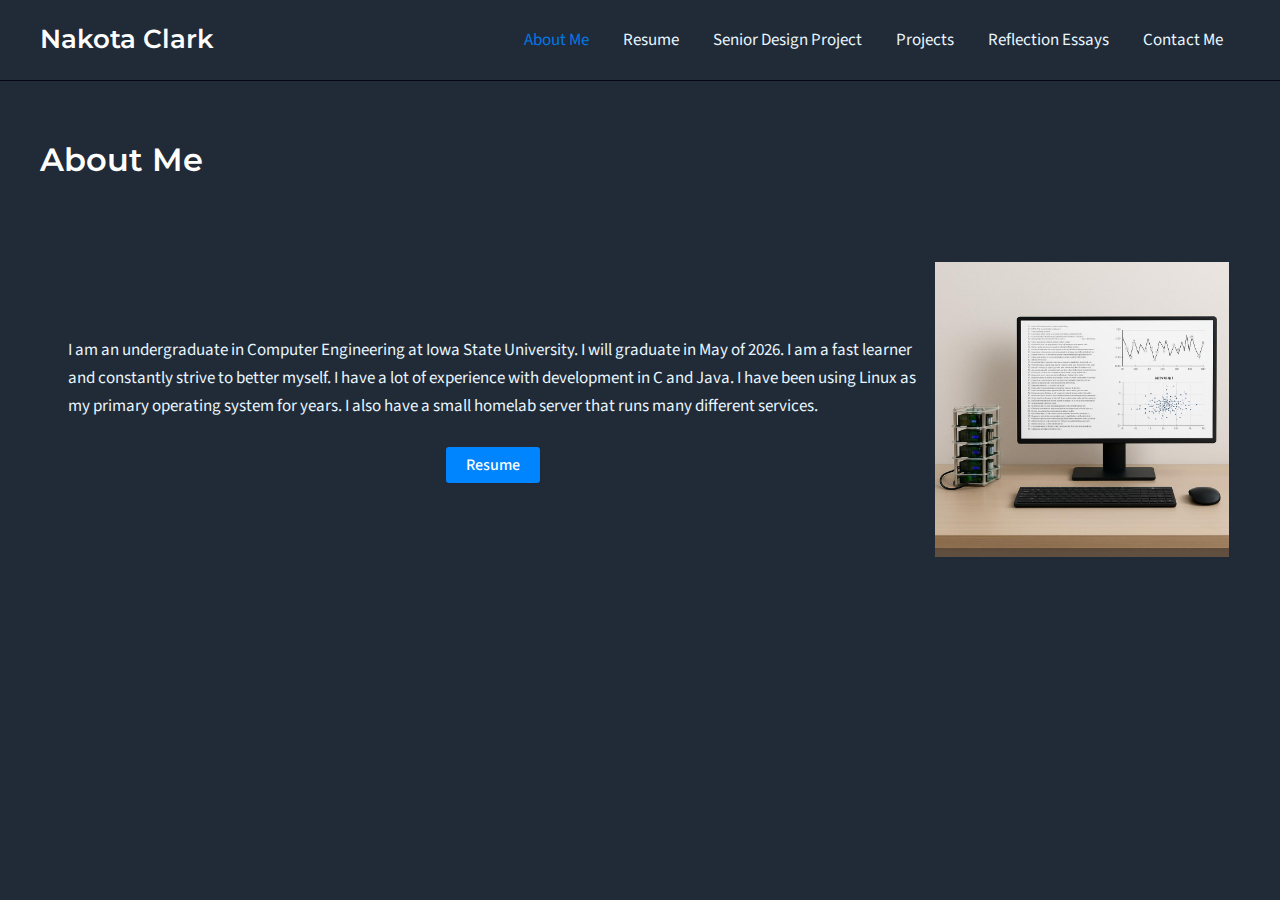
<file: home/index.html>
<!DOCTYPE html>
<html lang="en-US">
<head>
<meta charset="UTF-8">
<meta name="viewport" content="width=device-width, initial-scale=1">
	<link rel="profile" href="https://gmpg.org/xfn/11"> 
	<meta name="robots" content="index, follow, max-image-preview:large, max-snippet:-1, max-video-preview:-1">
	<style>img:is([sizes="auto" i], [sizes^="auto," i]) { contain-intrinsic-size: 3000px 1500px }</style>
	
	<!-- This site is optimized with the Yoast SEO plugin v26.0 - https://yoast.com/wordpress/plugins/seo/ -->
	<title>About Me - Nakota Clark</title>
	<link rel="canonical" href="/home/">
	<meta property="og:locale" content="en_US">
	<meta property="og:type" content="article">
	<meta property="og:title" content="About Me - Nakota Clark">
	<meta property="og:description" content="I am an undergraduate in Computer Engineering at Iowa State University. I will graduate in May of 2026. I am [&hellip;]">
	<meta property="og:url" content="/home/">
	<meta property="og:site_name" content="Nakota Clark">
	<meta property="article:modified_time" content="2025-09-24T03:41:51+00:00">
	<meta property="og:image" content="/wp-content/uploads/2025/09/computer-engineer-1.jpeg">
	<meta name="twitter:card" content="summary_large_image">
	<meta name="twitter:label1" content="Est. reading time">
	<meta name="twitter:data1" content="1 minute">
	<script type="application/ld+json" class="yoast-schema-graph">{"@context":"https://schema.org","@graph":[{"@type":"WebPage","@id":"/home/","url":"/home/","name":"About Me - Nakota Clark","isPartOf":{"@id":"/#website"},"primaryImageOfPage":{"@id":"/home/#primaryimage"},"image":{"@id":"/home/#primaryimage"},"thumbnailUrl":"/wp-content/uploads/2025/09/computer-engineer-1.jpeg","datePublished":"2025-09-19T01:18:13+00:00","dateModified":"2025-09-24T03:41:51+00:00","breadcrumb":{"@id":"/home/#breadcrumb"},"inLanguage":"en-US","potentialAction":[{"@type":"ReadAction","target":["/home/"]}]},{"@type":"ImageObject","inLanguage":"en-US","@id":"/home/#primaryimage","url":"/wp-content/uploads/2025/09/computer-engineer-1.jpeg","contentUrl":"/wp-content/uploads/2025/09/computer-engineer-1.jpeg","width":1024,"height":1024,"caption":"A desktop with a computer monitor displaying a graph and text, a keyboard, and a wireless computer mouse sitting on top of..."},{"@type":"BreadcrumbList","@id":"/home/#breadcrumb","itemListElement":[{"@type":"ListItem","position":1,"name":"Home","item":"/"},{"@type":"ListItem","position":2,"name":"About Me"}]},{"@type":"WebSite","@id":"/#website","url":"/","name":"Nakota Clark","description":"","publisher":{"@id":"/#/schema/person/9455913245645ed3a1807a6c4db87dd5"},"potentialAction":[{"@type":"SearchAction","target":{"@type":"EntryPoint","urlTemplate":"/?s={search_term_string}"},"query-input":{"@type":"PropertyValueSpecification","valueRequired":true,"valueName":"search_term_string"}}],"inLanguage":"en-US"},{"@type":["Person","Organization"],"@id":"/#/schema/person/9455913245645ed3a1807a6c4db87dd5","name":"NakotaC","image":{"@type":"ImageObject","inLanguage":"en-US","@id":"/#/schema/person/image/","url":"https://secure.gravatar.com/avatar/33e54dec0cd79fc4b5e911c15f836c46ec8d0e452ecd3ca5f707bce0a3540a3b?s=96&d=mm&r=g","contentUrl":"https://secure.gravatar.com/avatar/33e54dec0cd79fc4b5e911c15f836c46ec8d0e452ecd3ca5f707bce0a3540a3b?s=96&d=mm&r=g","caption":"NakotaC"},"logo":{"@id":"/#/schema/person/image/"},"sameAs":[""]}]}</script>
	<!-- / Yoast SEO plugin. -->


<link rel="dns-prefetch" href="//fonts.googleapis.com">
<link rel="alternate" type="application/rss+xml" title="Nakota Clark &raquo; Feed" href="/feed/">
<link rel="alternate" type="application/rss+xml" title="Nakota Clark &raquo; Comments Feed" href="/comments/feed/">
<script>
window._wpemojiSettings = {"baseUrl":"https:\/\/s.w.org\/images\/core\/emoji\/16.0.1\/72x72\/","ext":".png","svgUrl":"https:\/\/s.w.org\/images\/core\/emoji\/16.0.1\/svg\/","svgExt":".svg","source":{"concatemoji":"\/wp-includes\/js\/wp-emoji-release.min.js?ver=6.8.2"}};
/*! This file is auto-generated */
!function(s,n){var o,i,e;function c(e){try{var t={supportTests:e,timestamp:(new Date).valueOf()};sessionStorage.setItem(o,JSON.stringify(t))}catch(e){}}function p(e,t,n){e.clearRect(0,0,e.canvas.width,e.canvas.height),e.fillText(t,0,0);var t=new Uint32Array(e.getImageData(0,0,e.canvas.width,e.canvas.height).data),a=(e.clearRect(0,0,e.canvas.width,e.canvas.height),e.fillText(n,0,0),new Uint32Array(e.getImageData(0,0,e.canvas.width,e.canvas.height).data));return t.every(function(e,t){return e===a[t]})}function u(e,t){e.clearRect(0,0,e.canvas.width,e.canvas.height),e.fillText(t,0,0);for(var n=e.getImageData(16,16,1,1),a=0;a<n.data.length;a++)if(0!==n.data[a])return!1;return!0}function f(e,t,n,a){switch(t){case"flag":return n(e,"\ud83c\udff3\ufe0f\u200d\u26a7\ufe0f","\ud83c\udff3\ufe0f\u200b\u26a7\ufe0f")?!1:!n(e,"\ud83c\udde8\ud83c\uddf6","\ud83c\udde8\u200b\ud83c\uddf6")&&!n(e,"\ud83c\udff4\udb40\udc67\udb40\udc62\udb40\udc65\udb40\udc6e\udb40\udc67\udb40\udc7f","\ud83c\udff4\u200b\udb40\udc67\u200b\udb40\udc62\u200b\udb40\udc65\u200b\udb40\udc6e\u200b\udb40\udc67\u200b\udb40\udc7f");case"emoji":return!a(e,"\ud83e\udedf")}return!1}function g(e,t,n,a){var r="undefined"!=typeof WorkerGlobalScope&&self instanceof WorkerGlobalScope?new OffscreenCanvas(300,150):s.createElement("canvas"),o=r.getContext("2d",{willReadFrequently:!0}),i=(o.textBaseline="top",o.font="600 32px Arial",{});return e.forEach(function(e){i[e]=t(o,e,n,a)}),i}function t(e){var t=s.createElement("script");t.src=e,t.defer=!0,s.head.appendChild(t)}"undefined"!=typeof Promise&&(o="wpEmojiSettingsSupports",i=["flag","emoji"],n.supports={everything:!0,everythingExceptFlag:!0},e=new Promise(function(e){s.addEventListener("DOMContentLoaded",e,{once:!0})}),new Promise(function(t){var n=function(){try{var e=JSON.parse(sessionStorage.getItem(o));if("object"==typeof e&&"number"==typeof e.timestamp&&(new Date).valueOf()<e.timestamp+604800&&"object"==typeof e.supportTests)return e.supportTests}catch(e){}return null}();if(!n){if("undefined"!=typeof Worker&&"undefined"!=typeof OffscreenCanvas&&"undefined"!=typeof URL&&URL.createObjectURL&&"undefined"!=typeof Blob)try{var e="postMessage("+g.toString()+"("+[JSON.stringify(i),f.toString(),p.toString(),u.toString()].join(",")+"));",a=new Blob([e],{type:"text/javascript"}),r=new Worker(URL.createObjectURL(a),{name:"wpTestEmojiSupports"});return void(r.onmessage=function(e){c(n=e.data),r.terminate(),t(n)})}catch(e){}c(n=g(i,f,p,u))}t(n)}).then(function(e){for(var t in e)n.supports[t]=e[t],n.supports.everything=n.supports.everything&&n.supports[t],"flag"!==t&&(n.supports.everythingExceptFlag=n.supports.everythingExceptFlag&&n.supports[t]);n.supports.everythingExceptFlag=n.supports.everythingExceptFlag&&!n.supports.flag,n.DOMReady=!1,n.readyCallback=function(){n.DOMReady=!0}}).then(function(){return e}).then(function(){var e;n.supports.everything||(n.readyCallback(),(e=n.source||{}).concatemoji?t(e.concatemoji):e.wpemoji&&e.twemoji&&(t(e.twemoji),t(e.wpemoji)))}))}((window,document),window._wpemojiSettings);
</script>
<link rel="stylesheet" id="astra-theme-css-css" href="/wp-content/themes/astra/assets/css/minified/main.min.css?ver=4.11.12" media="all">
<style id="astra-theme-css-inline-css">
:root{--ast-post-nav-space:0;--ast-container-default-xlg-padding:2.5em;--ast-container-default-lg-padding:2.5em;--ast-container-default-slg-padding:2em;--ast-container-default-md-padding:2.5em;--ast-container-default-sm-padding:2.5em;--ast-container-default-xs-padding:2.4em;--ast-container-default-xxs-padding:1.8em;--ast-code-block-background:var(--ast-global-color-5);--ast-comment-inputs-background:#F9FAFB;--ast-normal-container-width:1200px;--ast-narrow-container-width:750px;--ast-blog-title-font-weight:600;--ast-blog-meta-weight:600;--ast-global-color-primary:var(--ast-global-color-4);--ast-global-color-secondary:var(--ast-global-color-5);--ast-global-color-alternate-background:var(--ast-global-color-6);--ast-global-color-subtle-background:var(--ast-global-color-7);--ast-bg-style-guide:var( --ast-global-color-secondary,--ast-global-color-5 );--ast-shadow-style-guide:0px 0px 4px 0 #ffffff57;--ast-global-dark-bg-style:var( --ast-global-color-secondary,--ast-global-color-5 );--ast-global-dark-lfs:var( --ast-global-color-secondary,--ast-global-color-5 );--ast-widget-bg-color:var( --ast-global-color-secondary,--ast-global-color-5 );--ast-wc-container-head-bg-color:var( --ast-global-color-secondary,--ast-global-color-5 );--ast-title-layout-bg:var( --ast-global-color-secondary,--ast-global-color-5 );--ast-search-border-color:var(--ast-border-color);--ast-lifter-hover-bg:var( --ast-global-color-primary,--ast-global-color-4 );--ast-gallery-block-color:var(--ast-global-color-2);--srfm-color-input-label:var(--ast-global-color-2);}html{font-size:106.25%;}a{color:var(--ast-global-color-0);}a:hover,a:focus{color:var(--ast-global-color-1);}body,button,input,select,textarea,.ast-button,.ast-custom-button{font-family:'Source Sans Pro',sans-serif;font-weight:400;font-size:17px;font-size:1rem;line-height:var(--ast-body-line-height,1.65);}blockquote{color:var(--ast-global-color-3);}h1,h2,h3,h4,h5,h6,.entry-content :where(h1,h2,h3,h4,h5,h6),.site-title,.site-title a{font-family:'Montserrat',sans-serif;font-weight:600;}.ast-site-identity .site-title a{color:var(--ast-global-color-2);}.site-title{font-size:26px;font-size:1.5294117647059rem;display:block;}.site-header .site-description{font-size:15px;font-size:0.88235294117647rem;display:none;}.entry-title{font-size:20px;font-size:1.1764705882353rem;}.ast-blog-single-element.ast-taxonomy-container a{font-size:14px;font-size:0.82352941176471rem;}.ast-blog-meta-container{font-size:13px;font-size:0.76470588235294rem;}.archive .ast-article-post .ast-article-inner,.blog .ast-article-post .ast-article-inner,.archive .ast-article-post .ast-article-inner:hover,.blog .ast-article-post .ast-article-inner:hover{border-top-left-radius:6px;border-top-right-radius:6px;border-bottom-right-radius:6px;border-bottom-left-radius:6px;overflow:hidden;}h1,.entry-content :where(h1){font-size:48px;font-size:2.8235294117647rem;font-weight:600;font-family:'Montserrat',sans-serif;line-height:1.4em;}h2,.entry-content :where(h2){font-size:40px;font-size:2.3529411764706rem;font-weight:600;font-family:'Montserrat',sans-serif;line-height:1.3em;}h3,.entry-content :where(h3){font-size:32px;font-size:1.8823529411765rem;font-weight:600;font-family:'Montserrat',sans-serif;line-height:1.3em;}h4,.entry-content :where(h4){font-size:24px;font-size:1.4117647058824rem;line-height:1.2em;font-weight:600;font-family:'Montserrat',sans-serif;}h5,.entry-content :where(h5){font-size:20px;font-size:1.1764705882353rem;line-height:1.2em;font-weight:600;font-family:'Montserrat',sans-serif;}h6,.entry-content :where(h6){font-size:17px;font-size:1rem;line-height:1.25em;font-weight:600;font-family:'Montserrat',sans-serif;}::selection{background-color:var(--ast-global-color-0);color:#ffffff;}body,h1,h2,h3,h4,h5,h6,.entry-title a,.entry-content :where(h1,h2,h3,h4,h5,h6){color:var(--ast-global-color-3);}.tagcloud a:hover,.tagcloud a:focus,.tagcloud a.current-item{color:#ffffff;border-color:var(--ast-global-color-0);background-color:var(--ast-global-color-0);}input:focus,input[type="text"]:focus,input[type="email"]:focus,input[type="url"]:focus,input[type="password"]:focus,input[type="reset"]:focus,input[type="search"]:focus,textarea:focus{border-color:var(--ast-global-color-0);}input[type="radio"]:checked,input[type=reset],input[type="checkbox"]:checked,input[type="checkbox"]:hover:checked,input[type="checkbox"]:focus:checked,input[type=range]::-webkit-slider-thumb{border-color:var(--ast-global-color-0);background-color:var(--ast-global-color-0);box-shadow:none;}.site-footer a:hover + .post-count,.site-footer a:focus + .post-count{background:var(--ast-global-color-0);border-color:var(--ast-global-color-0);}.single .nav-links .nav-previous,.single .nav-links .nav-next{color:var(--ast-global-color-0);}.entry-meta,.entry-meta *{line-height:1.45;color:var(--ast-global-color-0);font-weight:600;}.entry-meta a:not(.ast-button):hover,.entry-meta a:not(.ast-button):hover *,.entry-meta a:not(.ast-button):focus,.entry-meta a:not(.ast-button):focus *,.page-links > .page-link,.page-links .page-link:hover,.post-navigation a:hover{color:var(--ast-global-color-1);}#cat option,.secondary .calendar_wrap thead a,.secondary .calendar_wrap thead a:visited{color:var(--ast-global-color-0);}.secondary .calendar_wrap #today,.ast-progress-val span{background:var(--ast-global-color-0);}.secondary a:hover + .post-count,.secondary a:focus + .post-count{background:var(--ast-global-color-0);border-color:var(--ast-global-color-0);}.calendar_wrap #today > a{color:#ffffff;}.page-links .page-link,.single .post-navigation a{color:var(--ast-global-color-3);}.ast-search-menu-icon .search-form button.search-submit{padding:0 4px;}.ast-search-menu-icon form.search-form{padding-right:0;}.ast-search-menu-icon.slide-search input.search-field{width:0;}.ast-header-search .ast-search-menu-icon.ast-dropdown-active .search-form,.ast-header-search .ast-search-menu-icon.ast-dropdown-active .search-field:focus{transition:all 0.2s;}.search-form input.search-field:focus{outline:none;}.ast-search-menu-icon .search-form button.search-submit:focus,.ast-theme-transparent-header .ast-header-search .ast-dropdown-active .ast-icon,.ast-theme-transparent-header .ast-inline-search .search-field:focus .ast-icon{color:var(--ast-global-color-1);}.ast-header-search .slide-search .search-form{border:2px solid var(--ast-global-color-0);}.ast-header-search .slide-search .search-field{background-color:(--ast-global-dark-bg-style);}.ast-archive-title{color:var(--ast-global-color-2);}.widget-title{font-size:24px;font-size:1.4117647058824rem;color:var(--ast-global-color-2);}.ast-single-post .entry-content a,.ast-comment-content a:not(.ast-comment-edit-reply-wrap a){text-decoration:underline;}.ast-single-post .elementor-widget-button .elementor-button,.ast-single-post .entry-content .uagb-tab a,.ast-single-post .entry-content .uagb-ifb-cta a,.ast-single-post .entry-content .uabb-module-content a,.ast-single-post .entry-content .uagb-post-grid a,.ast-single-post .entry-content .uagb-timeline a,.ast-single-post .entry-content .uagb-toc__wrap a,.ast-single-post .entry-content .uagb-taxomony-box a,.entry-content .wp-block-latest-posts > li > a,.ast-single-post .entry-content .wp-block-file__button,a.ast-post-filter-single,.ast-single-post .ast-comment-content .comment-reply-link,.ast-single-post .ast-comment-content .comment-edit-link{text-decoration:none;}.ast-search-menu-icon.slide-search a:focus-visible:focus-visible,.astra-search-icon:focus-visible,#close:focus-visible,a:focus-visible,.ast-menu-toggle:focus-visible,.site .skip-link:focus-visible,.wp-block-loginout input:focus-visible,.wp-block-search.wp-block-search__button-inside .wp-block-search__inside-wrapper,.ast-header-navigation-arrow:focus-visible,.ast-orders-table__row .ast-orders-table__cell:focus-visible,a#ast-apply-coupon:focus-visible,#ast-apply-coupon:focus-visible,#close:focus-visible,.button.search-submit:focus-visible,#search_submit:focus,.normal-search:focus-visible,.ast-header-account-wrap:focus-visible,.astra-cart-drawer-close:focus,.ast-single-variation:focus,.ast-button:focus{outline-style:dotted;outline-color:inherit;outline-width:thin;}input:focus,input[type="text"]:focus,input[type="email"]:focus,input[type="url"]:focus,input[type="password"]:focus,input[type="reset"]:focus,input[type="search"]:focus,input[type="number"]:focus,textarea:focus,.wp-block-search__input:focus,[data-section="section-header-mobile-trigger"] .ast-button-wrap .ast-mobile-menu-trigger-minimal:focus,.ast-mobile-popup-drawer.active .menu-toggle-close:focus,#ast-scroll-top:focus,#coupon_code:focus,#ast-coupon-code:focus{border-style:dotted;border-color:inherit;border-width:thin;}input{outline:none;}.ast-logo-title-inline .site-logo-img{padding-right:1em;}body .ast-oembed-container *{position:absolute;top:0;width:100%;height:100%;left:0;}body .wp-block-embed-pocket-casts .ast-oembed-container *{position:unset;}.ast-single-post-featured-section + article {margin-top: 2em;}.site-content .ast-single-post-featured-section img {width: 100%;overflow: hidden;object-fit: cover;}.ast-separate-container .site-content .ast-single-post-featured-section + article {margin-top: -80px;z-index: 9;position: relative;border-radius: 4px;}@media (min-width: 922px) {.ast-no-sidebar .site-content .ast-article-image-container--wide {margin-left: -120px;margin-right: -120px;max-width: unset;width: unset;}.ast-left-sidebar .site-content .ast-article-image-container--wide,.ast-right-sidebar .site-content .ast-article-image-container--wide {margin-left: -10px;margin-right: -10px;}.site-content .ast-article-image-container--full {margin-left: calc( -50vw + 50%);margin-right: calc( -50vw + 50%);max-width: 100vw;width: 100vw;}.ast-left-sidebar .site-content .ast-article-image-container--full,.ast-right-sidebar .site-content .ast-article-image-container--full {margin-left: -10px;margin-right: -10px;max-width: inherit;width: auto;}}.site > .ast-single-related-posts-container {margin-top: 0;}@media (min-width: 922px) {.ast-desktop .ast-container--narrow {max-width: var(--ast-narrow-container-width);margin: 0 auto;}}input[type="text"],input[type="number"],input[type="email"],input[type="url"],input[type="password"],input[type="search"],input[type=reset],input[type=tel],input[type=date],select,textarea{font-size:16px;font-style:normal;font-weight:400;line-height:24px;width:100%;padding:12px 16px;border-radius:4px;box-shadow:0px 1px 2px 0px rgba(0,0,0,0.05);color:var(--ast-form-input-text,#475569);}input[type="text"],input[type="number"],input[type="email"],input[type="url"],input[type="password"],input[type="search"],input[type=reset],input[type=tel],input[type=date],select{height:40px;}input[type="date"]{border-width:1px;border-style:solid;border-color:var(--ast-border-color);background:var( --ast-global-color-secondary,--ast-global-color-5 );}input[type="text"]:focus,input[type="number"]:focus,input[type="email"]:focus,input[type="url"]:focus,input[type="password"]:focus,input[type="search"]:focus,input[type=reset]:focus,input[type="tel"]:focus,input[type="date"]:focus,select:focus,textarea:focus{border-color:#046BD2;box-shadow:none;outline:none;color:var(--ast-form-input-focus-text,#475569);}label,legend{color:#111827;font-size:14px;font-style:normal;font-weight:500;line-height:20px;}select{padding:6px 10px;}fieldset{padding:30px;border-radius:4px;}button,.ast-button,.button,input[type="button"],input[type="reset"],input[type="submit"],a:where(.wp-block-button__link){border-radius:4px;box-shadow:0px 1px 2px 0px rgba(0,0,0,0.05);}:root{--ast-comment-inputs-background:var( --ast-global-color-secondary,--ast-global-color-5 );}::placeholder{color:var(--ast-form-field-color,#9CA3AF);}::-ms-input-placeholder{color:var(--ast-form-field-color,#9CA3AF);}@media (max-width:921.9px){#ast-desktop-header{display:none;}}@media (min-width:922px){#ast-mobile-header{display:none;}}.wp-block-buttons.aligncenter{justify-content:center;}@media (max-width:921px){.ast-theme-transparent-header #primary,.ast-theme-transparent-header #secondary{padding:0;}}@media (max-width:921px){.ast-plain-container.ast-no-sidebar #primary{padding:0;}}.ast-plain-container.ast-no-sidebar #primary{margin-top:0;margin-bottom:0;}@media (min-width:1200px){.ast-plain-container.ast-no-sidebar #primary{margin-top:60px;margin-bottom:60px;}}.wp-block-button.is-style-outline .wp-block-button__link{border-color:var(--ast-global-color-0);border-top-width:0px;border-right-width:0px;border-bottom-width:0px;border-left-width:0px;}div.wp-block-button.is-style-outline > .wp-block-button__link:not(.has-text-color),div.wp-block-button.wp-block-button__link.is-style-outline:not(.has-text-color){color:var(--ast-global-color-0);}.wp-block-button.is-style-outline .wp-block-button__link:hover,.wp-block-buttons .wp-block-button.is-style-outline .wp-block-button__link:focus,.wp-block-buttons .wp-block-button.is-style-outline > .wp-block-button__link:not(.has-text-color):hover,.wp-block-buttons .wp-block-button.wp-block-button__link.is-style-outline:not(.has-text-color):hover{color:#ffffff;background-color:var(--ast-global-color-1);border-color:var(--ast-global-color-1);}.post-page-numbers.current .page-link,.ast-pagination .page-numbers.current{color:#ffffff;border-color:var(--ast-global-color-0);background-color:var(--ast-global-color-0);}.wp-block-button.is-style-outline .wp-block-button__link{border-top-width:0px;border-right-width:0px;border-bottom-width:0px;border-left-width:0px;}.wp-block-buttons .wp-block-button.is-style-outline .wp-block-button__link.wp-element-button,.ast-outline-button,.wp-block-uagb-buttons-child .uagb-buttons-repeater.ast-outline-button{border-color:var(--ast-global-color-0);border-top-width:2px;border-right-width:2px;border-bottom-width:2px;border-left-width:2px;font-family:inherit;font-weight:500;font-size:16px;font-size:0.94117647058824rem;line-height:1em;padding-top:13px;padding-right:30px;padding-bottom:13px;padding-left:30px;}.wp-block-buttons .wp-block-button.is-style-outline > .wp-block-button__link:not(.has-text-color),.wp-block-buttons .wp-block-button.wp-block-button__link.is-style-outline:not(.has-text-color),.ast-outline-button{color:var(--ast-global-color-0);}.wp-block-button.is-style-outline .wp-block-button__link:hover,.wp-block-buttons .wp-block-button.is-style-outline .wp-block-button__link:focus,.wp-block-buttons .wp-block-button.is-style-outline > .wp-block-button__link:not(.has-text-color):hover,.wp-block-buttons .wp-block-button.wp-block-button__link.is-style-outline:not(.has-text-color):hover,.ast-outline-button:hover,.ast-outline-button:focus,.wp-block-uagb-buttons-child .uagb-buttons-repeater.ast-outline-button:hover,.wp-block-uagb-buttons-child .uagb-buttons-repeater.ast-outline-button:focus{color:#ffffff;background-color:var(--ast-global-color-1);border-color:var(--ast-global-color-1);}.ast-single-post .entry-content a.ast-outline-button,.ast-single-post .entry-content .is-style-outline>.wp-block-button__link{text-decoration:none;}.wp-block-button .wp-block-button__link.wp-element-button.is-style-outline:not(.has-background),.wp-block-button.is-style-outline>.wp-block-button__link.wp-element-button:not(.has-background),.ast-outline-button{background-color:transparent;}.uagb-buttons-repeater.ast-outline-button{border-radius:9999px;}@media (max-width:921px){.wp-block-buttons .wp-block-button.is-style-outline .wp-block-button__link.wp-element-button,.ast-outline-button,.wp-block-uagb-buttons-child .uagb-buttons-repeater.ast-outline-button{padding-top:12px;padding-right:28px;padding-bottom:12px;padding-left:28px;}}@media (max-width:544px){.wp-block-buttons .wp-block-button.is-style-outline .wp-block-button__link.wp-element-button,.ast-outline-button,.wp-block-uagb-buttons-child .uagb-buttons-repeater.ast-outline-button{padding-top:10px;padding-right:24px;padding-bottom:10px;padding-left:24px;}}.entry-content[data-ast-blocks-layout] > figure{margin-bottom:1em;}h1.widget-title{font-weight:600;}h2.widget-title{font-weight:600;}h3.widget-title{font-weight:600;}#page{display:flex;flex-direction:column;min-height:100vh;}.ast-404-layout-1 h1.page-title{color:var(--ast-global-color-2);}.single .post-navigation a{line-height:1em;height:inherit;}.error-404 .page-sub-title{font-size:1.5rem;font-weight:inherit;}.search .site-content .content-area .search-form{margin-bottom:0;}#page .site-content{flex-grow:1;}.widget{margin-bottom:1.25em;}#secondary li{line-height:1.5em;}#secondary .wp-block-group h2{margin-bottom:0.7em;}#secondary h2{font-size:1.7rem;}.ast-separate-container .ast-article-post,.ast-separate-container .ast-article-single,.ast-separate-container .comment-respond{padding:3em;}.ast-separate-container .ast-article-single .ast-article-single{padding:0;}.ast-article-single .wp-block-post-template-is-layout-grid{padding-left:0;}.ast-separate-container .comments-title,.ast-narrow-container .comments-title{padding:1.5em 2em;}.ast-page-builder-template .comment-form-textarea,.ast-comment-formwrap .ast-grid-common-col{padding:0;}.ast-comment-formwrap{padding:0;display:inline-flex;column-gap:20px;width:100%;margin-left:0;margin-right:0;}.comments-area textarea#comment:focus,.comments-area textarea#comment:active,.comments-area .ast-comment-formwrap input[type="text"]:focus,.comments-area .ast-comment-formwrap input[type="text"]:active {box-shadow:none;outline:none;}.archive.ast-page-builder-template .entry-header{margin-top:2em;}.ast-page-builder-template .ast-comment-formwrap{width:100%;}.entry-title{margin-bottom:0.6em;}.ast-archive-description p{font-size:inherit;font-weight:inherit;line-height:inherit;}.ast-separate-container .ast-comment-list li.depth-1,.hentry{margin-bottom:1.5em;}.site-content section.ast-archive-description{margin-bottom:2em;}@media (min-width:921px){.ast-left-sidebar.ast-page-builder-template #secondary,.archive.ast-right-sidebar.ast-page-builder-template .site-main{padding-left:20px;padding-right:20px;}}@media (max-width:544px){.ast-comment-formwrap.ast-row{column-gap:10px;display:inline-block;}#ast-commentform .ast-grid-common-col{position:relative;width:100%;}}@media (min-width:1201px){.ast-separate-container .ast-article-post,.ast-separate-container .ast-article-single,.ast-separate-container .ast-author-box,.ast-separate-container .ast-404-layout-1,.ast-separate-container .no-results{padding:3em;}}@media (max-width:921px){.ast-left-sidebar #content > .ast-container{display:flex;flex-direction:column-reverse;width:100%;}}@media (min-width:922px){.ast-separate-container.ast-right-sidebar #primary,.ast-separate-container.ast-left-sidebar #primary{border:0;}.search-no-results.ast-separate-container #primary{margin-bottom:4em;}}.wp-block-button .wp-block-button__link{color:#ffffff;}.wp-block-button .wp-block-button__link:hover,.wp-block-button .wp-block-button__link:focus{color:#ffffff;background-color:var(--ast-global-color-1);border-color:var(--ast-global-color-1);}.elementor-widget-heading h1.elementor-heading-title{line-height:1.4em;}.elementor-widget-heading h2.elementor-heading-title{line-height:1.3em;}.elementor-widget-heading h3.elementor-heading-title{line-height:1.3em;}.elementor-widget-heading h4.elementor-heading-title{line-height:1.2em;}.elementor-widget-heading h5.elementor-heading-title{line-height:1.2em;}.elementor-widget-heading h6.elementor-heading-title{line-height:1.25em;}.wp-block-button .wp-block-button__link,.wp-block-search .wp-block-search__button,body .wp-block-file .wp-block-file__button{border-style:solid;border-top-width:0px;border-right-width:0px;border-left-width:0px;border-bottom-width:0px;border-color:var(--ast-global-color-0);background-color:var(--ast-global-color-0);color:#ffffff;font-family:inherit;font-weight:500;line-height:1em;font-size:16px;font-size:0.94117647058824rem;border-top-left-radius:3px;border-top-right-radius:3px;border-bottom-right-radius:3px;border-bottom-left-radius:3px;padding-top:10px;padding-right:20px;padding-bottom:10px;padding-left:20px;}.ast-single-post .entry-content .wp-block-button .wp-block-button__link,.ast-single-post .entry-content .wp-block-search .wp-block-search__button,body .entry-content .wp-block-file .wp-block-file__button{text-decoration:none;}.menu-toggle,button,.ast-button,.ast-custom-button,.button,input#submit,input[type="button"],input[type="submit"],input[type="reset"],#comments .submit,.search .search-submit,form[CLASS*="wp-block-search__"].wp-block-search .wp-block-search__inside-wrapper .wp-block-search__button,body .wp-block-file .wp-block-file__button,.search .search-submit{border-style:solid;border-top-width:0px;border-right-width:0px;border-left-width:0px;border-bottom-width:0px;color:#ffffff;border-color:var(--ast-global-color-0);background-color:var(--ast-global-color-0);padding-top:10px;padding-right:20px;padding-bottom:10px;padding-left:20px;font-family:inherit;font-weight:500;font-size:16px;font-size:0.94117647058824rem;line-height:1em;border-top-left-radius:3px;border-top-right-radius:3px;border-bottom-right-radius:3px;border-bottom-left-radius:3px;}button:focus,.menu-toggle:hover,button:hover,.ast-button:hover,.ast-custom-button:hover .button:hover,.ast-custom-button:hover ,input[type=reset]:hover,input[type=reset]:focus,input#submit:hover,input#submit:focus,input[type="button"]:hover,input[type="button"]:focus,input[type="submit"]:hover,input[type="submit"]:focus,form[CLASS*="wp-block-search__"].wp-block-search .wp-block-search__inside-wrapper .wp-block-search__button:hover,form[CLASS*="wp-block-search__"].wp-block-search .wp-block-search__inside-wrapper .wp-block-search__button:focus,body .wp-block-file .wp-block-file__button:hover,body .wp-block-file .wp-block-file__button:focus{color:#ffffff;background-color:var(--ast-global-color-1);border-color:var(--ast-global-color-1);}form[CLASS*="wp-block-search__"].wp-block-search .wp-block-search__inside-wrapper .wp-block-search__button.has-icon{padding-top:calc(10px - 3px);padding-right:calc(20px - 3px);padding-bottom:calc(10px - 3px);padding-left:calc(20px - 3px);}@media (max-width:921px){.ast-mobile-header-stack .main-header-bar .ast-search-menu-icon{display:inline-block;}.ast-header-break-point.ast-header-custom-item-outside .ast-mobile-header-stack .main-header-bar .ast-search-icon{margin:0;}.ast-comment-avatar-wrap img{max-width:2.5em;}.ast-comment-meta{padding:0 1.8888em 1.3333em;}}@media (min-width:544px){.ast-container{max-width:100%;}}@media (max-width:544px){.ast-separate-container .ast-article-post,.ast-separate-container .ast-article-single,.ast-separate-container .comments-title,.ast-separate-container .ast-archive-description{padding:1.5em 1em;}.ast-separate-container #content .ast-container{padding-left:0.54em;padding-right:0.54em;}.ast-separate-container .ast-comment-list .bypostauthor{padding:.5em;}.ast-search-menu-icon.ast-dropdown-active .search-field{width:170px;}} #ast-mobile-header .ast-site-header-cart-li a{pointer-events:none;}.ast-separate-container{background-color:#7a99e0;background-image:none;}@media (max-width:921px){.widget-title{font-size:24px;font-size:1.4117647058824rem;}body,button,input,select,textarea,.ast-button,.ast-custom-button{font-size:17px;font-size:1rem;}#secondary,#secondary button,#secondary input,#secondary select,#secondary textarea{font-size:17px;font-size:1rem;}.site-title{display:block;}.site-header .site-description{display:none;}h1,.entry-content :where(h1){font-size:36px;font-size:2.1176470588235rem;}h2,.entry-content :where(h2){font-size:30px;font-size:1.7647058823529rem;}h3,.entry-content :where(h3){font-size:25px;font-size:1.4705882352941rem;}h4,.entry-content :where(h4){font-size:20px;font-size:1.1764705882353rem;}h5,.entry-content :where(h5){font-size:17px;font-size:1rem;}h6,.entry-content :where(h6){font-size:15px;font-size:0.88235294117647rem;}}@media (max-width:544px){.widget-title{font-size:24px;font-size:1.4117647058824rem;}body,button,input,select,textarea,.ast-button,.ast-custom-button{font-size:17px;font-size:1rem;}#secondary,#secondary button,#secondary input,#secondary select,#secondary textarea{font-size:17px;font-size:1rem;}.site-title{display:block;}.site-header .site-description{display:none;}h1,.entry-content :where(h1){font-size:32px;font-size:1.8823529411765rem;}h2,.entry-content :where(h2){font-size:26px;font-size:1.5294117647059rem;}h3,.entry-content :where(h3){font-size:22px;font-size:1.2941176470588rem;}h4,.entry-content :where(h4){font-size:18px;font-size:1.0588235294118rem;}h5,.entry-content :where(h5){font-size:15px;font-size:0.88235294117647rem;}h6,.entry-content :where(h6){font-size:13px;font-size:0.76470588235294rem;}}@media (max-width:544px){html{font-size:106.25%;}}@media (min-width:922px){.ast-container{max-width:1240px;}}@media (min-width:922px){.site-content .ast-container{display:flex;}}@media (max-width:921px){.site-content .ast-container{flex-direction:column;}}.entry-content :where(h1,h2,h3,h4,h5,h6){clear:none;}@media (min-width:922px){.main-header-menu .sub-menu .menu-item.ast-left-align-sub-menu:hover > .sub-menu,.main-header-menu .sub-menu .menu-item.ast-left-align-sub-menu.focus > .sub-menu{margin-left:-0px;}}.entry-content li > p{margin-bottom:0;}.site .comments-area{padding-bottom:2em;margin-top:2em;}.wp-block-file {display: flex;align-items: center;flex-wrap: wrap;justify-content: space-between;}.wp-block-pullquote {border: none;}.wp-block-pullquote blockquote::before {content: "\201D";font-family: "Helvetica",sans-serif;display: flex;transform: rotate( 180deg );font-size: 6rem;font-style: normal;line-height: 1;font-weight: bold;align-items: center;justify-content: center;}.has-text-align-right > blockquote::before {justify-content: flex-start;}.has-text-align-left > blockquote::before {justify-content: flex-end;}figure.wp-block-pullquote.is-style-solid-color blockquote {max-width: 100%;text-align: inherit;}:root {--wp--custom--ast-default-block-top-padding: 3em;--wp--custom--ast-default-block-right-padding: 3em;--wp--custom--ast-default-block-bottom-padding: 3em;--wp--custom--ast-default-block-left-padding: 3em;--wp--custom--ast-container-width: 1200px;--wp--custom--ast-content-width-size: 1200px;--wp--custom--ast-wide-width-size: calc(1200px + var(--wp--custom--ast-default-block-left-padding) + var(--wp--custom--ast-default-block-right-padding));}.ast-narrow-container {--wp--custom--ast-content-width-size: 750px;--wp--custom--ast-wide-width-size: 750px;}@media(max-width: 921px) {:root {--wp--custom--ast-default-block-top-padding: 3em;--wp--custom--ast-default-block-right-padding: 2em;--wp--custom--ast-default-block-bottom-padding: 3em;--wp--custom--ast-default-block-left-padding: 2em;}}@media(max-width: 544px) {:root {--wp--custom--ast-default-block-top-padding: 3em;--wp--custom--ast-default-block-right-padding: 1.5em;--wp--custom--ast-default-block-bottom-padding: 3em;--wp--custom--ast-default-block-left-padding: 1.5em;}}.entry-content > .wp-block-group,.entry-content > .wp-block-cover,.entry-content > .wp-block-columns {padding-top: var(--wp--custom--ast-default-block-top-padding);padding-right: var(--wp--custom--ast-default-block-right-padding);padding-bottom: var(--wp--custom--ast-default-block-bottom-padding);padding-left: var(--wp--custom--ast-default-block-left-padding);}.ast-plain-container.ast-no-sidebar .entry-content > .alignfull,.ast-page-builder-template .ast-no-sidebar .entry-content > .alignfull {margin-left: calc( -50vw + 50%);margin-right: calc( -50vw + 50%);max-width: 100vw;width: 100vw;}.ast-plain-container.ast-no-sidebar .entry-content .alignfull .alignfull,.ast-page-builder-template.ast-no-sidebar .entry-content .alignfull .alignfull,.ast-plain-container.ast-no-sidebar .entry-content .alignfull .alignwide,.ast-page-builder-template.ast-no-sidebar .entry-content .alignfull .alignwide,.ast-plain-container.ast-no-sidebar .entry-content .alignwide .alignfull,.ast-page-builder-template.ast-no-sidebar .entry-content .alignwide .alignfull,.ast-plain-container.ast-no-sidebar .entry-content .alignwide .alignwide,.ast-page-builder-template.ast-no-sidebar .entry-content .alignwide .alignwide,.ast-plain-container.ast-no-sidebar .entry-content .wp-block-column .alignfull,.ast-page-builder-template.ast-no-sidebar .entry-content .wp-block-column .alignfull,.ast-plain-container.ast-no-sidebar .entry-content .wp-block-column .alignwide,.ast-page-builder-template.ast-no-sidebar .entry-content .wp-block-column .alignwide {margin-left: auto;margin-right: auto;width: 100%;}[data-ast-blocks-layout] .wp-block-separator:not(.is-style-dots) {height: 0;}[data-ast-blocks-layout] .wp-block-separator {margin: 20px auto;}[data-ast-blocks-layout] .wp-block-separator:not(.is-style-wide):not(.is-style-dots) {max-width: 100px;}[data-ast-blocks-layout] .wp-block-separator.has-background {padding: 0;}.entry-content[data-ast-blocks-layout] > * {max-width: var(--wp--custom--ast-content-width-size);margin-left: auto;margin-right: auto;}.entry-content[data-ast-blocks-layout] > .alignwide {max-width: var(--wp--custom--ast-wide-width-size);}.entry-content[data-ast-blocks-layout] .alignfull {max-width: none;}.entry-content .wp-block-columns {margin-bottom: 0;}blockquote {margin: 1.5em;border-color: rgba(0,0,0,0.05);}.wp-block-quote:not(.has-text-align-right):not(.has-text-align-center) {border-left: 5px solid rgba(0,0,0,0.05);}.has-text-align-right > blockquote,blockquote.has-text-align-right {border-right: 5px solid rgba(0,0,0,0.05);}.has-text-align-left > blockquote,blockquote.has-text-align-left {border-left: 5px solid rgba(0,0,0,0.05);}.wp-block-site-tagline,.wp-block-latest-posts .read-more {margin-top: 15px;}.wp-block-loginout p label {display: block;}.wp-block-loginout p:not(.login-remember):not(.login-submit) input {width: 100%;}.wp-block-loginout input:focus {border-color: transparent;}.wp-block-loginout input:focus {outline: thin dotted;}.entry-content .wp-block-media-text .wp-block-media-text__content {padding: 0 0 0 8%;}.entry-content .wp-block-media-text.has-media-on-the-right .wp-block-media-text__content {padding: 0 8% 0 0;}.entry-content .wp-block-media-text.has-background .wp-block-media-text__content {padding: 8%;}.entry-content .wp-block-cover:not([class*="background-color"]):not(.has-text-color.has-link-color) .wp-block-cover__inner-container,.entry-content .wp-block-cover:not([class*="background-color"]) .wp-block-cover-image-text,.entry-content .wp-block-cover:not([class*="background-color"]) .wp-block-cover-text,.entry-content .wp-block-cover-image:not([class*="background-color"]) .wp-block-cover__inner-container,.entry-content .wp-block-cover-image:not([class*="background-color"]) .wp-block-cover-image-text,.entry-content .wp-block-cover-image:not([class*="background-color"]) .wp-block-cover-text {color: var(--ast-global-color-primary,var(--ast-global-color-5));}.wp-block-loginout .login-remember input {width: 1.1rem;height: 1.1rem;margin: 0 5px 4px 0;vertical-align: middle;}.wp-block-latest-posts > li > *:first-child,.wp-block-latest-posts:not(.is-grid) > li:first-child {margin-top: 0;}.entry-content > .wp-block-buttons,.entry-content > .wp-block-uagb-buttons {margin-bottom: 1.5em;}.wp-block-search__inside-wrapper .wp-block-search__input {padding: 0 10px;color: var(--ast-global-color-3);background: var(--ast-global-color-primary,var(--ast-global-color-5));border-color: var(--ast-border-color);}.wp-block-latest-posts .read-more {margin-bottom: 1.5em;}.wp-block-search__no-button .wp-block-search__inside-wrapper .wp-block-search__input {padding-top: 5px;padding-bottom: 5px;}.wp-block-latest-posts .wp-block-latest-posts__post-date,.wp-block-latest-posts .wp-block-latest-posts__post-author {font-size: 1rem;}.wp-block-latest-posts > li > *,.wp-block-latest-posts:not(.is-grid) > li {margin-top: 12px;margin-bottom: 12px;}.ast-page-builder-template .entry-content[data-ast-blocks-layout] > *,.ast-page-builder-template .entry-content[data-ast-blocks-layout] > .alignfull:where(:not(.wp-block-group):not(.uagb-is-root-container):not(.spectra-is-root-container)) > * {max-width: none;}.ast-page-builder-template .entry-content[data-ast-blocks-layout] > .alignwide:where(:not(.uagb-is-root-container):not(.spectra-is-root-container)) > * {max-width: var(--wp--custom--ast-wide-width-size);}.ast-page-builder-template .entry-content[data-ast-blocks-layout] > .inherit-container-width > *,.ast-page-builder-template .entry-content[data-ast-blocks-layout] > *:not(.wp-block-group):where(:not(.uagb-is-root-container):not(.spectra-is-root-container)) > *,.entry-content[data-ast-blocks-layout] > .wp-block-cover .wp-block-cover__inner-container {max-width: none ;margin-left: auto;margin-right: auto;}.entry-content[data-ast-blocks-layout] .wp-block-cover:not(.alignleft):not(.alignright) {width: auto;}@media(max-width: 1200px) {.ast-separate-container .entry-content > .alignfull,.ast-separate-container .entry-content[data-ast-blocks-layout] > .alignwide,.ast-plain-container .entry-content[data-ast-blocks-layout] > .alignwide,.ast-plain-container .entry-content .alignfull {margin-left: calc(-1 * min(var(--ast-container-default-xlg-padding),20px)) ;margin-right: calc(-1 * min(var(--ast-container-default-xlg-padding),20px));}}@media(min-width: 1201px) {.ast-separate-container .entry-content > .alignfull {margin-left: calc(-1 * var(--ast-container-default-xlg-padding) );margin-right: calc(-1 * var(--ast-container-default-xlg-padding) );}.ast-separate-container .entry-content[data-ast-blocks-layout] > .alignwide,.ast-plain-container .entry-content[data-ast-blocks-layout] > .alignwide {margin-left: auto;margin-right: auto;}}@media(min-width: 921px) {.ast-separate-container .entry-content .wp-block-group.alignwide:not(.inherit-container-width) > :where(:not(.alignleft):not(.alignright)),.ast-plain-container .entry-content .wp-block-group.alignwide:not(.inherit-container-width) > :where(:not(.alignleft):not(.alignright)) {max-width: calc( var(--wp--custom--ast-content-width-size) + 80px );}.ast-plain-container.ast-right-sidebar .entry-content[data-ast-blocks-layout] .alignfull,.ast-plain-container.ast-left-sidebar .entry-content[data-ast-blocks-layout] .alignfull {margin-left: -60px;margin-right: -60px;}}@media(min-width: 544px) {.entry-content > .alignleft {margin-right: 20px;}.entry-content > .alignright {margin-left: 20px;}}@media (max-width:544px){.wp-block-columns .wp-block-column:not(:last-child){margin-bottom:20px;}.wp-block-latest-posts{margin:0;}}@media( max-width: 600px ) {.entry-content .wp-block-media-text .wp-block-media-text__content,.entry-content .wp-block-media-text.has-media-on-the-right .wp-block-media-text__content {padding: 8% 0 0;}.entry-content .wp-block-media-text.has-background .wp-block-media-text__content {padding: 8%;}}.ast-page-builder-template .entry-header {padding-left: 0;}.ast-narrow-container .site-content .wp-block-uagb-image--align-full .wp-block-uagb-image__figure {max-width: 100%;margin-left: auto;margin-right: auto;}.entry-content ul,.entry-content ol {padding: revert;margin: revert;padding-left: 20px;}:root .has-ast-global-color-0-color{color:var(--ast-global-color-0);}:root .has-ast-global-color-0-background-color{background-color:var(--ast-global-color-0);}:root .wp-block-button .has-ast-global-color-0-color{color:var(--ast-global-color-0);}:root .wp-block-button .has-ast-global-color-0-background-color{background-color:var(--ast-global-color-0);}:root .has-ast-global-color-1-color{color:var(--ast-global-color-1);}:root .has-ast-global-color-1-background-color{background-color:var(--ast-global-color-1);}:root .wp-block-button .has-ast-global-color-1-color{color:var(--ast-global-color-1);}:root .wp-block-button .has-ast-global-color-1-background-color{background-color:var(--ast-global-color-1);}:root .has-ast-global-color-2-color{color:var(--ast-global-color-2);}:root .has-ast-global-color-2-background-color{background-color:var(--ast-global-color-2);}:root .wp-block-button .has-ast-global-color-2-color{color:var(--ast-global-color-2);}:root .wp-block-button .has-ast-global-color-2-background-color{background-color:var(--ast-global-color-2);}:root .has-ast-global-color-3-color{color:var(--ast-global-color-3);}:root .has-ast-global-color-3-background-color{background-color:var(--ast-global-color-3);}:root .wp-block-button .has-ast-global-color-3-color{color:var(--ast-global-color-3);}:root .wp-block-button .has-ast-global-color-3-background-color{background-color:var(--ast-global-color-3);}:root .has-ast-global-color-4-color{color:var(--ast-global-color-4);}:root .has-ast-global-color-4-background-color{background-color:var(--ast-global-color-4);}:root .wp-block-button .has-ast-global-color-4-color{color:var(--ast-global-color-4);}:root .wp-block-button .has-ast-global-color-4-background-color{background-color:var(--ast-global-color-4);}:root .has-ast-global-color-5-color{color:var(--ast-global-color-5);}:root .has-ast-global-color-5-background-color{background-color:var(--ast-global-color-5);}:root .wp-block-button .has-ast-global-color-5-color{color:var(--ast-global-color-5);}:root .wp-block-button .has-ast-global-color-5-background-color{background-color:var(--ast-global-color-5);}:root .has-ast-global-color-6-color{color:var(--ast-global-color-6);}:root .has-ast-global-color-6-background-color{background-color:var(--ast-global-color-6);}:root .wp-block-button .has-ast-global-color-6-color{color:var(--ast-global-color-6);}:root .wp-block-button .has-ast-global-color-6-background-color{background-color:var(--ast-global-color-6);}:root .has-ast-global-color-7-color{color:var(--ast-global-color-7);}:root .has-ast-global-color-7-background-color{background-color:var(--ast-global-color-7);}:root .wp-block-button .has-ast-global-color-7-color{color:var(--ast-global-color-7);}:root .wp-block-button .has-ast-global-color-7-background-color{background-color:var(--ast-global-color-7);}:root .has-ast-global-color-8-color{color:var(--ast-global-color-8);}:root .has-ast-global-color-8-background-color{background-color:var(--ast-global-color-8);}:root .wp-block-button .has-ast-global-color-8-color{color:var(--ast-global-color-8);}:root .wp-block-button .has-ast-global-color-8-background-color{background-color:var(--ast-global-color-8);}:root{--ast-global-color-0:#0085FF;--ast-global-color-1:#0177E3;--ast-global-color-2:#FFFFFF;--ast-global-color-3:#E7F6FF;--ast-global-color-4:#212A37;--ast-global-color-5:#0F172A;--ast-global-color-6:#4F5B62;--ast-global-color-7:#070614;--ast-global-color-8:#222222;}:root {--ast-border-color : var(--ast-global-color-0);}.ast-single-entry-banner {-js-display: flex;display: flex;flex-direction: column;justify-content: center;text-align: center;position: relative;background: var(--ast-title-layout-bg);}.ast-single-entry-banner[data-banner-layout="layout-1"] {max-width: 1200px;background: inherit;padding: 20px 0;}.ast-single-entry-banner[data-banner-width-type="custom"] {margin: 0 auto;width: 100%;}.ast-single-entry-banner + .site-content .entry-header {margin-bottom: 0;}.site .ast-author-avatar {--ast-author-avatar-size: ;}a.ast-underline-text {text-decoration: underline;}.ast-container > .ast-terms-link {position: relative;display: block;}a.ast-button.ast-badge-tax {padding: 4px 8px;border-radius: 3px;font-size: inherit;}header.entry-header{text-align:left;}header.entry-header .entry-title{font-weight:600;font-size:32px;font-size:1.8823529411765rem;}header.entry-header > *:not(:last-child){margin-bottom:10px;}header.entry-header .post-thumb-img-content{text-align:center;}header.entry-header .post-thumb img,.ast-single-post-featured-section.post-thumb img{aspect-ratio:16/9;width:100%;height:100%;}@media (max-width:921px){header.entry-header{text-align:left;}}@media (max-width:544px){header.entry-header{text-align:left;}}.ast-archive-entry-banner {-js-display: flex;display: flex;flex-direction: column;justify-content: center;text-align: center;position: relative;background: var(--ast-title-layout-bg);}.ast-archive-entry-banner[data-banner-width-type="custom"] {margin: 0 auto;width: 100%;}.ast-archive-entry-banner[data-banner-layout="layout-1"] {background: inherit;padding: 20px 0;text-align: left;}body.archive .ast-archive-description{max-width:1200px;width:100%;text-align:left;padding-top:3em;padding-right:3em;padding-bottom:3em;padding-left:3em;}body.archive .ast-archive-description .ast-archive-title,body.archive .ast-archive-description .ast-archive-title *{font-weight:600;font-size:32px;font-size:1.8823529411765rem;}body.archive .ast-archive-description > *:not(:last-child){margin-bottom:10px;}@media (max-width:921px){body.archive .ast-archive-description{text-align:left;}}@media (max-width:544px){body.archive .ast-archive-description{text-align:left;}}.ast-breadcrumbs .trail-browse,.ast-breadcrumbs .trail-items,.ast-breadcrumbs .trail-items li{display:inline-block;margin:0;padding:0;border:none;background:inherit;text-indent:0;text-decoration:none;}.ast-breadcrumbs .trail-browse{font-size:inherit;font-style:inherit;font-weight:inherit;color:inherit;}.ast-breadcrumbs .trail-items{list-style:none;}.trail-items li::after{padding:0 0.3em;content:"\00bb";}.trail-items li:last-of-type::after{display:none;}h1,h2,h3,h4,h5,h6,.entry-content :where(h1,h2,h3,h4,h5,h6){color:var(--ast-global-color-2);}.entry-title a{color:var(--ast-global-color-2);}@media (max-width:921px){.ast-builder-grid-row-container.ast-builder-grid-row-tablet-3-firstrow .ast-builder-grid-row > *:first-child,.ast-builder-grid-row-container.ast-builder-grid-row-tablet-3-lastrow .ast-builder-grid-row > *:last-child{grid-column:1 / -1;}}@media (max-width:544px){.ast-builder-grid-row-container.ast-builder-grid-row-mobile-3-firstrow .ast-builder-grid-row > *:first-child,.ast-builder-grid-row-container.ast-builder-grid-row-mobile-3-lastrow .ast-builder-grid-row > *:last-child{grid-column:1 / -1;}}.ast-builder-layout-element[data-section="title_tagline"]{display:flex;}@media (max-width:921px){.ast-header-break-point .ast-builder-layout-element[data-section="title_tagline"]{display:flex;}}@media (max-width:544px){.ast-header-break-point .ast-builder-layout-element[data-section="title_tagline"]{display:flex;}}.ast-builder-menu-1{font-family:inherit;font-weight:inherit;}.ast-builder-menu-1 .menu-item > .menu-link{color:var(--ast-global-color-3);}.ast-builder-menu-1 .menu-item > .ast-menu-toggle{color:var(--ast-global-color-3);}.ast-builder-menu-1 .menu-item:hover > .menu-link,.ast-builder-menu-1 .inline-on-mobile .menu-item:hover > .ast-menu-toggle{color:var(--ast-global-color-1);}.ast-builder-menu-1 .menu-item:hover > .ast-menu-toggle{color:var(--ast-global-color-1);}.ast-builder-menu-1 .menu-item.current-menu-item > .menu-link,.ast-builder-menu-1 .inline-on-mobile .menu-item.current-menu-item > .ast-menu-toggle,.ast-builder-menu-1 .current-menu-ancestor > .menu-link{color:var(--ast-global-color-1);}.ast-builder-menu-1 .menu-item.current-menu-item > .ast-menu-toggle{color:var(--ast-global-color-1);}.ast-builder-menu-1 .sub-menu,.ast-builder-menu-1 .inline-on-mobile .sub-menu{border-top-width:2px;border-bottom-width:0px;border-right-width:0px;border-left-width:0px;border-color:var(--ast-global-color-0);border-style:solid;}.ast-builder-menu-1 .sub-menu .sub-menu{top:-2px;}.ast-builder-menu-1 .main-header-menu > .menu-item > .sub-menu,.ast-builder-menu-1 .main-header-menu > .menu-item > .astra-full-megamenu-wrapper{margin-top:0px;}.ast-desktop .ast-builder-menu-1 .main-header-menu > .menu-item > .sub-menu:before,.ast-desktop .ast-builder-menu-1 .main-header-menu > .menu-item > .astra-full-megamenu-wrapper:before{height:calc( 0px + 2px + 5px );}.ast-desktop .ast-builder-menu-1 .menu-item .sub-menu .menu-link{border-style:none;}@media (max-width:921px){.ast-header-break-point .ast-builder-menu-1 .menu-item.menu-item-has-children > .ast-menu-toggle{top:0;}.ast-builder-menu-1 .inline-on-mobile .menu-item.menu-item-has-children > .ast-menu-toggle{right:-15px;}.ast-builder-menu-1 .menu-item-has-children > .menu-link:after{content:unset;}.ast-builder-menu-1 .main-header-menu > .menu-item > .sub-menu,.ast-builder-menu-1 .main-header-menu > .menu-item > .astra-full-megamenu-wrapper{margin-top:0;}}@media (max-width:544px){.ast-header-break-point .ast-builder-menu-1 .menu-item.menu-item-has-children > .ast-menu-toggle{top:0;}.ast-builder-menu-1 .main-header-menu > .menu-item > .sub-menu,.ast-builder-menu-1 .main-header-menu > .menu-item > .astra-full-megamenu-wrapper{margin-top:0;}}.ast-builder-menu-1{display:flex;}@media (max-width:921px){.ast-header-break-point .ast-builder-menu-1{display:flex;}}@media (max-width:544px){.ast-header-break-point .ast-builder-menu-1{display:flex;}}.site-below-footer-wrap{padding-top:20px;padding-bottom:20px;}.site-below-footer-wrap[data-section="section-below-footer-builder"]{background-color:var(--ast-global-color-4 );min-height:60px;border-style:solid;border-width:0px;border-top-width:1px;border-top-color:var( --ast-global-color-subtle-background,--ast-global-color-7 );}.site-below-footer-wrap[data-section="section-below-footer-builder"] .ast-builder-grid-row{max-width:1200px;min-height:60px;margin-left:auto;margin-right:auto;}.site-below-footer-wrap[data-section="section-below-footer-builder"] .ast-builder-grid-row,.site-below-footer-wrap[data-section="section-below-footer-builder"] .site-footer-section{align-items:center;}.site-below-footer-wrap[data-section="section-below-footer-builder"].ast-footer-row-inline .site-footer-section{display:flex;margin-bottom:0;}.ast-builder-grid-row-full .ast-builder-grid-row{grid-template-columns:1fr;}@media (max-width:921px){.site-below-footer-wrap[data-section="section-below-footer-builder"].ast-footer-row-tablet-inline .site-footer-section{display:flex;margin-bottom:0;}.site-below-footer-wrap[data-section="section-below-footer-builder"].ast-footer-row-tablet-stack .site-footer-section{display:block;margin-bottom:10px;}.ast-builder-grid-row-container.ast-builder-grid-row-tablet-full .ast-builder-grid-row{grid-template-columns:1fr;}}@media (max-width:544px){.site-below-footer-wrap[data-section="section-below-footer-builder"].ast-footer-row-mobile-inline .site-footer-section{display:flex;margin-bottom:0;}.site-below-footer-wrap[data-section="section-below-footer-builder"].ast-footer-row-mobile-stack .site-footer-section{display:block;margin-bottom:10px;}.ast-builder-grid-row-container.ast-builder-grid-row-mobile-full .ast-builder-grid-row{grid-template-columns:1fr;}}.site-below-footer-wrap[data-section="section-below-footer-builder"]{display:grid;}@media (max-width:921px){.ast-header-break-point .site-below-footer-wrap[data-section="section-below-footer-builder"]{display:grid;}}@media (max-width:544px){.ast-header-break-point .site-below-footer-wrap[data-section="section-below-footer-builder"]{display:grid;}}.ast-footer-copyright{text-align:center;}.ast-footer-copyright.site-footer-focus-item {color:var(--ast-global-color-3);}@media (max-width:921px){.ast-footer-copyright{text-align:center;}}@media (max-width:544px){.ast-footer-copyright{text-align:center;}}.ast-footer-copyright.site-footer-focus-item {font-size:16px;font-size:0.94117647058824rem;}.ast-footer-copyright.ast-builder-layout-element{display:flex;}@media (max-width:921px){.ast-header-break-point .ast-footer-copyright.ast-builder-layout-element{display:flex;}}@media (max-width:544px){.ast-header-break-point .ast-footer-copyright.ast-builder-layout-element{display:flex;}}.footer-widget-area.widget-area.site-footer-focus-item{width:auto;}.ast-footer-row-inline .footer-widget-area.widget-area.site-footer-focus-item{width:100%;}.elementor-posts-container [CLASS*="ast-width-"]{width:100%;}.elementor-template-full-width .ast-container{display:block;}.elementor-screen-only,.screen-reader-text,.screen-reader-text span,.ui-helper-hidden-accessible{top:0 !important;}@media (max-width:544px){.elementor-element .elementor-wc-products .woocommerce[class*="columns-"] ul.products li.product{width:auto;margin:0;}.elementor-element .woocommerce .woocommerce-result-count{float:none;}}.ast-header-break-point .main-header-bar{border-bottom-width:1px;}@media (min-width:922px){.main-header-bar{border-bottom-width:1px;}}.main-header-menu .menu-item, #astra-footer-menu .menu-item, .main-header-bar .ast-masthead-custom-menu-items{-js-display:flex;display:flex;-webkit-box-pack:center;-webkit-justify-content:center;-moz-box-pack:center;-ms-flex-pack:center;justify-content:center;-webkit-box-orient:vertical;-webkit-box-direction:normal;-webkit-flex-direction:column;-moz-box-orient:vertical;-moz-box-direction:normal;-ms-flex-direction:column;flex-direction:column;}.main-header-menu > .menu-item > .menu-link, #astra-footer-menu > .menu-item > .menu-link{height:100%;-webkit-box-align:center;-webkit-align-items:center;-moz-box-align:center;-ms-flex-align:center;align-items:center;-js-display:flex;display:flex;}.ast-header-break-point .main-navigation ul .menu-item .menu-link .icon-arrow:first-of-type svg{top:.2em;margin-top:0px;margin-left:0px;width:.65em;transform:translate(0, -2px) rotateZ(270deg);}.ast-mobile-popup-content .ast-submenu-expanded > .ast-menu-toggle{transform:rotateX(180deg);overflow-y:auto;}@media (min-width:922px){.ast-builder-menu .main-navigation > ul > li:last-child a{margin-right:0;}}.ast-separate-container .ast-article-inner{background-color:var(--ast-global-color-4);background-image:none;}@media (max-width:921px){.ast-separate-container .ast-article-inner{background-color:var(--ast-global-color-4);background-image:none;}}@media (max-width:544px){.ast-separate-container .ast-article-inner{background-color:var(--ast-global-color-4);background-image:none;}}.ast-separate-container .ast-article-single:not(.ast-related-post), .ast-separate-container .error-404, .ast-separate-container .no-results, .single.ast-separate-container .site-main .ast-author-meta, .ast-separate-container .related-posts-title-wrapper, .ast-separate-container .comments-count-wrapper, .ast-box-layout.ast-plain-container .site-content, .ast-padded-layout.ast-plain-container .site-content, .ast-separate-container .ast-archive-description, .ast-separate-container .comments-area{background-color:var(--ast-global-color-4);background-image:none;}@media (max-width:921px){.ast-separate-container .ast-article-single:not(.ast-related-post), .ast-separate-container .error-404, .ast-separate-container .no-results, .single.ast-separate-container .site-main .ast-author-meta, .ast-separate-container .related-posts-title-wrapper, .ast-separate-container .comments-count-wrapper, .ast-box-layout.ast-plain-container .site-content, .ast-padded-layout.ast-plain-container .site-content, .ast-separate-container .ast-archive-description{background-color:var(--ast-global-color-4);background-image:none;}}@media (max-width:544px){.ast-separate-container .ast-article-single:not(.ast-related-post), .ast-separate-container .error-404, .ast-separate-container .no-results, .single.ast-separate-container .site-main .ast-author-meta, .ast-separate-container .related-posts-title-wrapper, .ast-separate-container .comments-count-wrapper, .ast-box-layout.ast-plain-container .site-content, .ast-padded-layout.ast-plain-container .site-content, .ast-separate-container .ast-archive-description{background-color:var(--ast-global-color-4);background-image:none;}}.ast-separate-container.ast-two-container #secondary .widget{background-color:var(--ast-global-color-4);background-image:none;}@media (max-width:921px){.ast-separate-container.ast-two-container #secondary .widget{background-color:var(--ast-global-color-4);background-image:none;}}@media (max-width:544px){.ast-separate-container.ast-two-container #secondary .widget{background-color:var(--ast-global-color-4);background-image:none;}}.ast-plain-container, .ast-page-builder-template{background-color:var(--ast-global-color-4);background-image:none;}@media (max-width:921px){.ast-plain-container, .ast-page-builder-template{background-color:var(--ast-global-color-4);background-image:none;}}@media (max-width:544px){.ast-plain-container, .ast-page-builder-template{background-color:var(--ast-global-color-4);background-image:none;}}.astra-dark-mode-enable .blockUI.blockOverlay{background-color:var( --ast-global-color-primary, --ast-global-color-4 ) !important;}.ast-header-social-wrap svg{fill:var(--ast-global-color-2);stroke:var(--ast-global-color-2);} .astra-dark-mode-enable .main-header-menu .sub-menu{background-color:var( --ast-global-color-secondary, --ast-global-color-5 );}.astra-dark-mode-enable .ast-header-search .ast-search-menu-icon .search-form{border-color:var(--ast-border-color) !important;}:root{border-color:var(--ast-border-color) !important;} .astra-dark-mode-enable label, .astra-dark-mode-enable legend{color:var(--ast-global-color-2);} .astra-dark-mode-enable input[type="text"]:focus, .astra-dark-mode-enable input[type="number"]:focus, .astra-dark-mode-enable input[type="email"]:focus, .astra-dark-mode-enable input[type="url"]:focus, .astra-dark-mode-enable input[type="password"]:focus, .astra-dark-mode-enable input[type="search"]:focus, .astra-dark-mode-enable input[type=reset]:focus, .astra-dark-mode-enable input[type="tel"]:focus, .astra-dark-mode-enable input[type="date"]:focus, .astra-dark-mode-enable select:focus, .astra-dark-mode-enable textarea:focus, .astra-dark-mode-enable .select2-container--default .select2-selection--single .select2-selection__rendered{color:var(--ast-global-color-2);} .astra-dark-mode-enable .wp-block-search.wp-block-search__button-inside .wp-block-search__inside-wrapper{border:1px solid var(--ast-border-color);outline:none;}
		#ast-scroll-top {
			display: none;
			position: fixed;
			text-align: center;
			cursor: pointer;
			z-index: 99;
			width: 2.1em;
			height: 2.1em;
			line-height: 2.1;
			color: #ffffff;
			border-radius: 2px;
			content: "";
			outline: inherit;
		}
		@media (min-width: 769px) {
			#ast-scroll-top {
				content: "769";
			}
		}
		#ast-scroll-top .ast-icon.icon-arrow svg {
			margin-left: 0px;
			vertical-align: middle;
			transform: translate(0, -20%) rotate(180deg);
			width: 1.6em;
		}
		.ast-scroll-to-top-right {
			right: 30px;
			bottom: 30px;
		}
		.ast-scroll-to-top-left {
			left: 30px;
			bottom: 30px;
		}
	#ast-scroll-top{background-color:var(--ast-global-color-0);font-size:15px;}@media (max-width:921px){#ast-scroll-top .ast-icon.icon-arrow svg{width:1em;}}.ast-mobile-header-content > *,.ast-desktop-header-content > * {padding: 10px 0;height: auto;}.ast-mobile-header-content > *:first-child,.ast-desktop-header-content > *:first-child {padding-top: 10px;}.ast-mobile-header-content > .ast-builder-menu,.ast-desktop-header-content > .ast-builder-menu {padding-top: 0;}.ast-mobile-header-content > *:last-child,.ast-desktop-header-content > *:last-child {padding-bottom: 0;}.ast-mobile-header-content .ast-search-menu-icon.ast-inline-search label,.ast-desktop-header-content .ast-search-menu-icon.ast-inline-search label {width: 100%;}.ast-desktop-header-content .main-header-bar-navigation .ast-submenu-expanded > .ast-menu-toggle::before {transform: rotateX(180deg);}#ast-desktop-header .ast-desktop-header-content,.ast-mobile-header-content .ast-search-icon,.ast-desktop-header-content .ast-search-icon,.ast-mobile-header-wrap .ast-mobile-header-content,.ast-main-header-nav-open.ast-popup-nav-open .ast-mobile-header-wrap .ast-mobile-header-content,.ast-main-header-nav-open.ast-popup-nav-open .ast-desktop-header-content {display: none;}.ast-main-header-nav-open.ast-header-break-point #ast-desktop-header .ast-desktop-header-content,.ast-main-header-nav-open.ast-header-break-point .ast-mobile-header-wrap .ast-mobile-header-content {display: block;}.ast-desktop .ast-desktop-header-content .astra-menu-animation-slide-up > .menu-item > .sub-menu,.ast-desktop .ast-desktop-header-content .astra-menu-animation-slide-up > .menu-item .menu-item > .sub-menu,.ast-desktop .ast-desktop-header-content .astra-menu-animation-slide-down > .menu-item > .sub-menu,.ast-desktop .ast-desktop-header-content .astra-menu-animation-slide-down > .menu-item .menu-item > .sub-menu,.ast-desktop .ast-desktop-header-content .astra-menu-animation-fade > .menu-item > .sub-menu,.ast-desktop .ast-desktop-header-content .astra-menu-animation-fade > .menu-item .menu-item > .sub-menu {opacity: 1;visibility: visible;}.ast-hfb-header.ast-default-menu-enable.ast-header-break-point .ast-mobile-header-wrap .ast-mobile-header-content .main-header-bar-navigation {width: unset;margin: unset;}.ast-mobile-header-content.content-align-flex-end .main-header-bar-navigation .menu-item-has-children > .ast-menu-toggle,.ast-desktop-header-content.content-align-flex-end .main-header-bar-navigation .menu-item-has-children > .ast-menu-toggle {left: calc( 20px - 0.907em);right: auto;}.ast-mobile-header-content .ast-search-menu-icon,.ast-mobile-header-content .ast-search-menu-icon.slide-search,.ast-desktop-header-content .ast-search-menu-icon,.ast-desktop-header-content .ast-search-menu-icon.slide-search {width: 100%;position: relative;display: block;right: auto;transform: none;}.ast-mobile-header-content .ast-search-menu-icon.slide-search .search-form,.ast-mobile-header-content .ast-search-menu-icon .search-form,.ast-desktop-header-content .ast-search-menu-icon.slide-search .search-form,.ast-desktop-header-content .ast-search-menu-icon .search-form {right: 0;visibility: visible;opacity: 1;position: relative;top: auto;transform: none;padding: 0;display: block;overflow: hidden;}.ast-mobile-header-content .ast-search-menu-icon.ast-inline-search .search-field,.ast-mobile-header-content .ast-search-menu-icon .search-field,.ast-desktop-header-content .ast-search-menu-icon.ast-inline-search .search-field,.ast-desktop-header-content .ast-search-menu-icon .search-field {width: 100%;padding-right: 5.5em;}.ast-mobile-header-content .ast-search-menu-icon .search-submit,.ast-desktop-header-content .ast-search-menu-icon .search-submit {display: block;position: absolute;height: 100%;top: 0;right: 0;padding: 0 1em;border-radius: 0;}.ast-hfb-header.ast-default-menu-enable.ast-header-break-point .ast-mobile-header-wrap .ast-mobile-header-content .main-header-bar-navigation ul .sub-menu .menu-link {padding-left: 30px;}.ast-hfb-header.ast-default-menu-enable.ast-header-break-point .ast-mobile-header-wrap .ast-mobile-header-content .main-header-bar-navigation .sub-menu .menu-item .menu-item .menu-link {padding-left: 40px;}.ast-mobile-popup-drawer.active .ast-mobile-popup-inner{background-color:var( --ast-global-color-secondary, --ast-global-color-5 );;}.ast-mobile-header-wrap .ast-mobile-header-content, .ast-desktop-header-content{background-color:var( --ast-global-color-secondary, --ast-global-color-5 );;}.ast-mobile-popup-content > *, .ast-mobile-header-content > *, .ast-desktop-popup-content > *, .ast-desktop-header-content > *{padding-top:0px;padding-bottom:0px;}.content-align-flex-start .ast-builder-layout-element{justify-content:flex-start;}.content-align-flex-start .main-header-menu{text-align:left;}.ast-desktop-header-content, .ast-mobile-header-content{position:absolute;width:100%;}.ast-mobile-popup-drawer.active .menu-toggle-close{color:#3a3a3a;}.ast-mobile-header-wrap .ast-primary-header-bar,.ast-primary-header-bar .site-primary-header-wrap{min-height:80px;}.ast-desktop .ast-primary-header-bar .main-header-menu > .menu-item{line-height:80px;}.ast-header-break-point #masthead .ast-mobile-header-wrap .ast-primary-header-bar,.ast-header-break-point #masthead .ast-mobile-header-wrap .ast-below-header-bar,.ast-header-break-point #masthead .ast-mobile-header-wrap .ast-above-header-bar{padding-left:20px;padding-right:20px;}.ast-header-break-point .ast-primary-header-bar{border-bottom-width:1px;border-bottom-color:var( --ast-global-color-subtle-background,--ast-global-color-7 );border-bottom-style:solid;}@media (min-width:922px){.ast-primary-header-bar{border-bottom-width:1px;border-bottom-color:var( --ast-global-color-subtle-background,--ast-global-color-7 );border-bottom-style:solid;}}.ast-primary-header-bar{background-color:var( --ast-global-color-primary,--ast-global-color-4 );}.ast-primary-header-bar{display:block;}@media (max-width:921px){.ast-header-break-point .ast-primary-header-bar{display:grid;}}@media (max-width:544px){.ast-header-break-point .ast-primary-header-bar{display:grid;}}[data-section="section-header-mobile-trigger"] .ast-button-wrap .ast-mobile-menu-trigger-minimal{color:var(--ast-global-color-0);border:none;background:transparent;}[data-section="section-header-mobile-trigger"] .ast-button-wrap .mobile-menu-toggle-icon .ast-mobile-svg{width:20px;height:20px;fill:var(--ast-global-color-0);}[data-section="section-header-mobile-trigger"] .ast-button-wrap .mobile-menu-wrap .mobile-menu{color:var(--ast-global-color-0);}.ast-builder-menu-mobile .main-navigation .main-header-menu .menu-item > .menu-link{color:var(--ast-global-color-3);}.ast-builder-menu-mobile .main-navigation .main-header-menu .menu-item > .ast-menu-toggle{color:var(--ast-global-color-3);}.ast-builder-menu-mobile .main-navigation .main-header-menu .menu-item:hover > .menu-link, .ast-builder-menu-mobile .main-navigation .inline-on-mobile .menu-item:hover > .ast-menu-toggle{color:var(--ast-global-color-1);}.ast-builder-menu-mobile .menu-item:hover > .menu-link, .ast-builder-menu-mobile .main-navigation .inline-on-mobile .menu-item:hover > .ast-menu-toggle{color:var(--ast-global-color-1);}.ast-builder-menu-mobile .main-navigation .menu-item:hover > .ast-menu-toggle{color:var(--ast-global-color-1);}.ast-builder-menu-mobile .main-navigation .menu-item.current-menu-item > .menu-link, .ast-builder-menu-mobile .main-navigation .inline-on-mobile .menu-item.current-menu-item > .ast-menu-toggle, .ast-builder-menu-mobile .main-navigation .menu-item.current-menu-ancestor > .menu-link, .ast-builder-menu-mobile .main-navigation .menu-item.current-menu-ancestor > .ast-menu-toggle{color:var(--ast-global-color-1);}.ast-builder-menu-mobile .main-navigation .menu-item.current-menu-item > .ast-menu-toggle{color:var(--ast-global-color-1);}.ast-builder-menu-mobile .main-navigation .menu-item.menu-item-has-children > .ast-menu-toggle{top:0;}.ast-builder-menu-mobile .main-navigation .menu-item-has-children > .menu-link:after{content:unset;}.ast-hfb-header .ast-builder-menu-mobile .main-header-menu, .ast-hfb-header .ast-builder-menu-mobile .main-navigation .menu-item .menu-link, .ast-hfb-header .ast-builder-menu-mobile .main-navigation .menu-item .sub-menu .menu-link{border-style:none;}.ast-builder-menu-mobile .main-navigation .menu-item.menu-item-has-children > .ast-menu-toggle{top:0;}@media (max-width:921px){.ast-builder-menu-mobile .main-navigation .main-header-menu .menu-item > .menu-link{color:var(--ast-global-color-3);}.ast-builder-menu-mobile .main-navigation .main-header-menu .menu-item > .ast-menu-toggle{color:var(--ast-global-color-3);}.ast-builder-menu-mobile .main-navigation .main-header-menu .menu-item:hover > .menu-link, .ast-builder-menu-mobile .main-navigation .inline-on-mobile .menu-item:hover > .ast-menu-toggle{color:var(--ast-global-color-1);background:var(--ast-global-color-5);}.ast-builder-menu-mobile .main-navigation .menu-item:hover > .ast-menu-toggle{color:var(--ast-global-color-1);}.ast-builder-menu-mobile .main-navigation .menu-item.current-menu-item > .menu-link, .ast-builder-menu-mobile .main-navigation .inline-on-mobile .menu-item.current-menu-item > .ast-menu-toggle, .ast-builder-menu-mobile .main-navigation .menu-item.current-menu-ancestor > .menu-link, .ast-builder-menu-mobile .main-navigation .menu-item.current-menu-ancestor > .ast-menu-toggle{color:var(--ast-global-color-1);background:var(--ast-global-color-5);}.ast-builder-menu-mobile .main-navigation .menu-item.current-menu-item > .ast-menu-toggle{color:var(--ast-global-color-1);}.ast-builder-menu-mobile .main-navigation .menu-item.menu-item-has-children > .ast-menu-toggle{top:0;}.ast-builder-menu-mobile .main-navigation .menu-item-has-children > .menu-link:after{content:unset;}.ast-builder-menu-mobile .main-navigation .main-header-menu , .ast-builder-menu-mobile .main-navigation .main-header-menu .menu-link, .ast-builder-menu-mobile .main-navigation .main-header-menu .sub-menu{background-color:var(--ast-global-color-4);}}@media (max-width:544px){.ast-builder-menu-mobile .main-navigation .menu-item.menu-item-has-children > .ast-menu-toggle{top:0;}}.ast-builder-menu-mobile .main-navigation{display:block;}@media (max-width:921px){.ast-header-break-point .ast-builder-menu-mobile .main-navigation{display:block;}}@media (max-width:544px){.ast-header-break-point .ast-builder-menu-mobile .main-navigation{display:block;}}:root{--e-global-color-astglobalcolor0:#0085FF;--e-global-color-astglobalcolor1:#0177E3;--e-global-color-astglobalcolor2:#FFFFFF;--e-global-color-astglobalcolor3:#E7F6FF;--e-global-color-astglobalcolor4:#212A37;--e-global-color-astglobalcolor5:#0F172A;--e-global-color-astglobalcolor6:#4F5B62;--e-global-color-astglobalcolor7:#070614;--e-global-color-astglobalcolor8:#222222;}
</style>
<link rel="stylesheet" id="astra-google-fonts-css" href="https://fonts.googleapis.com/css?family=Source+Sans+Pro%3A400%7CMontserrat%3A600%2C700&amp;display=fallback&amp;ver=4.11.12" media="all">
<style id="wp-emoji-styles-inline-css">

	img.wp-smiley, img.emoji {
		display: inline !important;
		border: none !important;
		box-shadow: none !important;
		height: 1em !important;
		width: 1em !important;
		margin: 0 0.07em !important;
		vertical-align: -0.1em !important;
		background: none !important;
		padding: 0 !important;
	}
</style>
<link rel="stylesheet" id="wp-block-library-css" href="/wp-includes/css/dist/block-library/style.min.css?ver=6.8.2" media="all">
<style id="global-styles-inline-css">
:root{--wp--preset--aspect-ratio--square: 1;--wp--preset--aspect-ratio--4-3: 4/3;--wp--preset--aspect-ratio--3-4: 3/4;--wp--preset--aspect-ratio--3-2: 3/2;--wp--preset--aspect-ratio--2-3: 2/3;--wp--preset--aspect-ratio--16-9: 16/9;--wp--preset--aspect-ratio--9-16: 9/16;--wp--preset--color--black: #000000;--wp--preset--color--cyan-bluish-gray: #abb8c3;--wp--preset--color--white: #ffffff;--wp--preset--color--pale-pink: #f78da7;--wp--preset--color--vivid-red: #cf2e2e;--wp--preset--color--luminous-vivid-orange: #ff6900;--wp--preset--color--luminous-vivid-amber: #fcb900;--wp--preset--color--light-green-cyan: #7bdcb5;--wp--preset--color--vivid-green-cyan: #00d084;--wp--preset--color--pale-cyan-blue: #8ed1fc;--wp--preset--color--vivid-cyan-blue: #0693e3;--wp--preset--color--vivid-purple: #9b51e0;--wp--preset--color--ast-global-color-0: var(--ast-global-color-0);--wp--preset--color--ast-global-color-1: var(--ast-global-color-1);--wp--preset--color--ast-global-color-2: var(--ast-global-color-2);--wp--preset--color--ast-global-color-3: var(--ast-global-color-3);--wp--preset--color--ast-global-color-4: var(--ast-global-color-4);--wp--preset--color--ast-global-color-5: var(--ast-global-color-5);--wp--preset--color--ast-global-color-6: var(--ast-global-color-6);--wp--preset--color--ast-global-color-7: var(--ast-global-color-7);--wp--preset--color--ast-global-color-8: var(--ast-global-color-8);--wp--preset--gradient--vivid-cyan-blue-to-vivid-purple: linear-gradient(135deg,rgba(6,147,227,1) 0%,rgb(155,81,224) 100%);--wp--preset--gradient--light-green-cyan-to-vivid-green-cyan: linear-gradient(135deg,rgb(122,220,180) 0%,rgb(0,208,130) 100%);--wp--preset--gradient--luminous-vivid-amber-to-luminous-vivid-orange: linear-gradient(135deg,rgba(252,185,0,1) 0%,rgba(255,105,0,1) 100%);--wp--preset--gradient--luminous-vivid-orange-to-vivid-red: linear-gradient(135deg,rgba(255,105,0,1) 0%,rgb(207,46,46) 100%);--wp--preset--gradient--very-light-gray-to-cyan-bluish-gray: linear-gradient(135deg,rgb(238,238,238) 0%,rgb(169,184,195) 100%);--wp--preset--gradient--cool-to-warm-spectrum: linear-gradient(135deg,rgb(74,234,220) 0%,rgb(151,120,209) 20%,rgb(207,42,186) 40%,rgb(238,44,130) 60%,rgb(251,105,98) 80%,rgb(254,248,76) 100%);--wp--preset--gradient--blush-light-purple: linear-gradient(135deg,rgb(255,206,236) 0%,rgb(152,150,240) 100%);--wp--preset--gradient--blush-bordeaux: linear-gradient(135deg,rgb(254,205,165) 0%,rgb(254,45,45) 50%,rgb(107,0,62) 100%);--wp--preset--gradient--luminous-dusk: linear-gradient(135deg,rgb(255,203,112) 0%,rgb(199,81,192) 50%,rgb(65,88,208) 100%);--wp--preset--gradient--pale-ocean: linear-gradient(135deg,rgb(255,245,203) 0%,rgb(182,227,212) 50%,rgb(51,167,181) 100%);--wp--preset--gradient--electric-grass: linear-gradient(135deg,rgb(202,248,128) 0%,rgb(113,206,126) 100%);--wp--preset--gradient--midnight: linear-gradient(135deg,rgb(2,3,129) 0%,rgb(40,116,252) 100%);--wp--preset--font-size--small: 13px;--wp--preset--font-size--medium: 20px;--wp--preset--font-size--large: 36px;--wp--preset--font-size--x-large: 42px;--wp--preset--spacing--20: 0.44rem;--wp--preset--spacing--30: 0.67rem;--wp--preset--spacing--40: 1rem;--wp--preset--spacing--50: 1.5rem;--wp--preset--spacing--60: 2.25rem;--wp--preset--spacing--70: 3.38rem;--wp--preset--spacing--80: 5.06rem;--wp--preset--shadow--natural: 6px 6px 9px rgba(0, 0, 0, 0.2);--wp--preset--shadow--deep: 12px 12px 50px rgba(0, 0, 0, 0.4);--wp--preset--shadow--sharp: 6px 6px 0px rgba(0, 0, 0, 0.2);--wp--preset--shadow--outlined: 6px 6px 0px -3px rgba(255, 255, 255, 1), 6px 6px rgba(0, 0, 0, 1);--wp--preset--shadow--crisp: 6px 6px 0px rgba(0, 0, 0, 1);}:root { --wp--style--global--content-size: var(--wp--custom--ast-content-width-size);--wp--style--global--wide-size: var(--wp--custom--ast-wide-width-size); }:where(body) { margin: 0; }.wp-site-blocks > .alignleft { float: left; margin-right: 2em; }.wp-site-blocks > .alignright { float: right; margin-left: 2em; }.wp-site-blocks > .aligncenter { justify-content: center; margin-left: auto; margin-right: auto; }:where(.wp-site-blocks) > * { margin-block-start: 24px; margin-block-end: 0; }:where(.wp-site-blocks) > :first-child { margin-block-start: 0; }:where(.wp-site-blocks) > :last-child { margin-block-end: 0; }:root { --wp--style--block-gap: 24px; }:root :where(.is-layout-flow) > :first-child{margin-block-start: 0;}:root :where(.is-layout-flow) > :last-child{margin-block-end: 0;}:root :where(.is-layout-flow) > *{margin-block-start: 24px;margin-block-end: 0;}:root :where(.is-layout-constrained) > :first-child{margin-block-start: 0;}:root :where(.is-layout-constrained) > :last-child{margin-block-end: 0;}:root :where(.is-layout-constrained) > *{margin-block-start: 24px;margin-block-end: 0;}:root :where(.is-layout-flex){gap: 24px;}:root :where(.is-layout-grid){gap: 24px;}.is-layout-flow > .alignleft{float: left;margin-inline-start: 0;margin-inline-end: 2em;}.is-layout-flow > .alignright{float: right;margin-inline-start: 2em;margin-inline-end: 0;}.is-layout-flow > .aligncenter{margin-left: auto !important;margin-right: auto !important;}.is-layout-constrained > .alignleft{float: left;margin-inline-start: 0;margin-inline-end: 2em;}.is-layout-constrained > .alignright{float: right;margin-inline-start: 2em;margin-inline-end: 0;}.is-layout-constrained > .aligncenter{margin-left: auto !important;margin-right: auto !important;}.is-layout-constrained > :where(:not(.alignleft):not(.alignright):not(.alignfull)){max-width: var(--wp--style--global--content-size);margin-left: auto !important;margin-right: auto !important;}.is-layout-constrained > .alignwide{max-width: var(--wp--style--global--wide-size);}body .is-layout-flex{display: flex;}.is-layout-flex{flex-wrap: wrap;align-items: center;}.is-layout-flex > :is(*, div){margin: 0;}body .is-layout-grid{display: grid;}.is-layout-grid > :is(*, div){margin: 0;}body{padding-top: 0px;padding-right: 0px;padding-bottom: 0px;padding-left: 0px;}a:where(:not(.wp-element-button)){text-decoration: none;}:root :where(.wp-element-button, .wp-block-button__link){background-color: #32373c;border-width: 0;color: #fff;font-family: inherit;font-size: inherit;line-height: inherit;padding: calc(0.667em + 2px) calc(1.333em + 2px);text-decoration: none;}.has-black-color{color: var(--wp--preset--color--black) !important;}.has-cyan-bluish-gray-color{color: var(--wp--preset--color--cyan-bluish-gray) !important;}.has-white-color{color: var(--wp--preset--color--white) !important;}.has-pale-pink-color{color: var(--wp--preset--color--pale-pink) !important;}.has-vivid-red-color{color: var(--wp--preset--color--vivid-red) !important;}.has-luminous-vivid-orange-color{color: var(--wp--preset--color--luminous-vivid-orange) !important;}.has-luminous-vivid-amber-color{color: var(--wp--preset--color--luminous-vivid-amber) !important;}.has-light-green-cyan-color{color: var(--wp--preset--color--light-green-cyan) !important;}.has-vivid-green-cyan-color{color: var(--wp--preset--color--vivid-green-cyan) !important;}.has-pale-cyan-blue-color{color: var(--wp--preset--color--pale-cyan-blue) !important;}.has-vivid-cyan-blue-color{color: var(--wp--preset--color--vivid-cyan-blue) !important;}.has-vivid-purple-color{color: var(--wp--preset--color--vivid-purple) !important;}.has-ast-global-color-0-color{color: var(--wp--preset--color--ast-global-color-0) !important;}.has-ast-global-color-1-color{color: var(--wp--preset--color--ast-global-color-1) !important;}.has-ast-global-color-2-color{color: var(--wp--preset--color--ast-global-color-2) !important;}.has-ast-global-color-3-color{color: var(--wp--preset--color--ast-global-color-3) !important;}.has-ast-global-color-4-color{color: var(--wp--preset--color--ast-global-color-4) !important;}.has-ast-global-color-5-color{color: var(--wp--preset--color--ast-global-color-5) !important;}.has-ast-global-color-6-color{color: var(--wp--preset--color--ast-global-color-6) !important;}.has-ast-global-color-7-color{color: var(--wp--preset--color--ast-global-color-7) !important;}.has-ast-global-color-8-color{color: var(--wp--preset--color--ast-global-color-8) !important;}.has-black-background-color{background-color: var(--wp--preset--color--black) !important;}.has-cyan-bluish-gray-background-color{background-color: var(--wp--preset--color--cyan-bluish-gray) !important;}.has-white-background-color{background-color: var(--wp--preset--color--white) !important;}.has-pale-pink-background-color{background-color: var(--wp--preset--color--pale-pink) !important;}.has-vivid-red-background-color{background-color: var(--wp--preset--color--vivid-red) !important;}.has-luminous-vivid-orange-background-color{background-color: var(--wp--preset--color--luminous-vivid-orange) !important;}.has-luminous-vivid-amber-background-color{background-color: var(--wp--preset--color--luminous-vivid-amber) !important;}.has-light-green-cyan-background-color{background-color: var(--wp--preset--color--light-green-cyan) !important;}.has-vivid-green-cyan-background-color{background-color: var(--wp--preset--color--vivid-green-cyan) !important;}.has-pale-cyan-blue-background-color{background-color: var(--wp--preset--color--pale-cyan-blue) !important;}.has-vivid-cyan-blue-background-color{background-color: var(--wp--preset--color--vivid-cyan-blue) !important;}.has-vivid-purple-background-color{background-color: var(--wp--preset--color--vivid-purple) !important;}.has-ast-global-color-0-background-color{background-color: var(--wp--preset--color--ast-global-color-0) !important;}.has-ast-global-color-1-background-color{background-color: var(--wp--preset--color--ast-global-color-1) !important;}.has-ast-global-color-2-background-color{background-color: var(--wp--preset--color--ast-global-color-2) !important;}.has-ast-global-color-3-background-color{background-color: var(--wp--preset--color--ast-global-color-3) !important;}.has-ast-global-color-4-background-color{background-color: var(--wp--preset--color--ast-global-color-4) !important;}.has-ast-global-color-5-background-color{background-color: var(--wp--preset--color--ast-global-color-5) !important;}.has-ast-global-color-6-background-color{background-color: var(--wp--preset--color--ast-global-color-6) !important;}.has-ast-global-color-7-background-color{background-color: var(--wp--preset--color--ast-global-color-7) !important;}.has-ast-global-color-8-background-color{background-color: var(--wp--preset--color--ast-global-color-8) !important;}.has-black-border-color{border-color: var(--wp--preset--color--black) !important;}.has-cyan-bluish-gray-border-color{border-color: var(--wp--preset--color--cyan-bluish-gray) !important;}.has-white-border-color{border-color: var(--wp--preset--color--white) !important;}.has-pale-pink-border-color{border-color: var(--wp--preset--color--pale-pink) !important;}.has-vivid-red-border-color{border-color: var(--wp--preset--color--vivid-red) !important;}.has-luminous-vivid-orange-border-color{border-color: var(--wp--preset--color--luminous-vivid-orange) !important;}.has-luminous-vivid-amber-border-color{border-color: var(--wp--preset--color--luminous-vivid-amber) !important;}.has-light-green-cyan-border-color{border-color: var(--wp--preset--color--light-green-cyan) !important;}.has-vivid-green-cyan-border-color{border-color: var(--wp--preset--color--vivid-green-cyan) !important;}.has-pale-cyan-blue-border-color{border-color: var(--wp--preset--color--pale-cyan-blue) !important;}.has-vivid-cyan-blue-border-color{border-color: var(--wp--preset--color--vivid-cyan-blue) !important;}.has-vivid-purple-border-color{border-color: var(--wp--preset--color--vivid-purple) !important;}.has-ast-global-color-0-border-color{border-color: var(--wp--preset--color--ast-global-color-0) !important;}.has-ast-global-color-1-border-color{border-color: var(--wp--preset--color--ast-global-color-1) !important;}.has-ast-global-color-2-border-color{border-color: var(--wp--preset--color--ast-global-color-2) !important;}.has-ast-global-color-3-border-color{border-color: var(--wp--preset--color--ast-global-color-3) !important;}.has-ast-global-color-4-border-color{border-color: var(--wp--preset--color--ast-global-color-4) !important;}.has-ast-global-color-5-border-color{border-color: var(--wp--preset--color--ast-global-color-5) !important;}.has-ast-global-color-6-border-color{border-color: var(--wp--preset--color--ast-global-color-6) !important;}.has-ast-global-color-7-border-color{border-color: var(--wp--preset--color--ast-global-color-7) !important;}.has-ast-global-color-8-border-color{border-color: var(--wp--preset--color--ast-global-color-8) !important;}.has-vivid-cyan-blue-to-vivid-purple-gradient-background{background: var(--wp--preset--gradient--vivid-cyan-blue-to-vivid-purple) !important;}.has-light-green-cyan-to-vivid-green-cyan-gradient-background{background: var(--wp--preset--gradient--light-green-cyan-to-vivid-green-cyan) !important;}.has-luminous-vivid-amber-to-luminous-vivid-orange-gradient-background{background: var(--wp--preset--gradient--luminous-vivid-amber-to-luminous-vivid-orange) !important;}.has-luminous-vivid-orange-to-vivid-red-gradient-background{background: var(--wp--preset--gradient--luminous-vivid-orange-to-vivid-red) !important;}.has-very-light-gray-to-cyan-bluish-gray-gradient-background{background: var(--wp--preset--gradient--very-light-gray-to-cyan-bluish-gray) !important;}.has-cool-to-warm-spectrum-gradient-background{background: var(--wp--preset--gradient--cool-to-warm-spectrum) !important;}.has-blush-light-purple-gradient-background{background: var(--wp--preset--gradient--blush-light-purple) !important;}.has-blush-bordeaux-gradient-background{background: var(--wp--preset--gradient--blush-bordeaux) !important;}.has-luminous-dusk-gradient-background{background: var(--wp--preset--gradient--luminous-dusk) !important;}.has-pale-ocean-gradient-background{background: var(--wp--preset--gradient--pale-ocean) !important;}.has-electric-grass-gradient-background{background: var(--wp--preset--gradient--electric-grass) !important;}.has-midnight-gradient-background{background: var(--wp--preset--gradient--midnight) !important;}.has-small-font-size{font-size: var(--wp--preset--font-size--small) !important;}.has-medium-font-size{font-size: var(--wp--preset--font-size--medium) !important;}.has-large-font-size{font-size: var(--wp--preset--font-size--large) !important;}.has-x-large-font-size{font-size: var(--wp--preset--font-size--x-large) !important;}
:root :where(.wp-block-pullquote){font-size: 1.5em;line-height: 1.6;}
</style>
<!--[if IE]>
<script src="/wp-content/themes/astra/assets/js/minified/flexibility.min.js?ver=4.11.12" id="astra-flexibility-js"></script>
<script id="astra-flexibility-js-after">
flexibility(document.documentElement);
</script>
<![endif]-->
<link rel="https://api.w.org/" href="/wp-json/"><link rel="alternate" title="JSON" type="application/json" href="/wp-json/wp/v2/pages/22"><link rel="EditURI" type="application/rsd+xml" title="RSD" href="/xmlrpc.php?rsd">
<meta name="generator" content="WordPress 6.8.2">
<link rel="shortlink" href="/?p=22">
<link rel="alternate" title="oEmbed (JSON)" type="application/json+oembed" href="/wp-json/oembed/1.0/embed?url=http%3A%2F%2F%2Fhome%2F">
<link rel="alternate" title="oEmbed (XML)" type="text/xml+oembed" href="/wp-json/oembed/1.0/embed?url=http%3A%2F%2F%2Fhome%2F&amp;format=xml">
<meta name="generator" content="Elementor 3.32.2; features: e_font_icon_svg, additional_custom_breakpoints; settings: css_print_method-external, google_font-enabled, font_display-swap">
			<style>
				.e-con.e-parent:nth-of-type(n+4):not(.e-lazyloaded):not(.e-no-lazyload),
				.e-con.e-parent:nth-of-type(n+4):not(.e-lazyloaded):not(.e-no-lazyload) * {
					background-image: none !important;
				}
				@media screen and (max-height: 1024px) {
					.e-con.e-parent:nth-of-type(n+3):not(.e-lazyloaded):not(.e-no-lazyload),
					.e-con.e-parent:nth-of-type(n+3):not(.e-lazyloaded):not(.e-no-lazyload) * {
						background-image: none !important;
					}
				}
				@media screen and (max-height: 640px) {
					.e-con.e-parent:nth-of-type(n+2):not(.e-lazyloaded):not(.e-no-lazyload),
					.e-con.e-parent:nth-of-type(n+2):not(.e-lazyloaded):not(.e-no-lazyload) * {
						background-image: none !important;
					}
				}
			</style>
			</head>

<body itemtype="https://schema.org/WebPage" itemscope="itemscope" class="wp-singular page-template page-template-elementor_theme page page-id-22 wp-theme-astra ast-desktop astra-dark-mode-enable ast-plain-container ast-no-sidebar astra-4.11.12 ast-single-post ast-inherit-site-logo-transparent ast-hfb-header ast-normal-title-enabled elementor-default elementor-kit-72">

<a class="skip-link screen-reader-text" href="#content" title="Skip to content">
		Skip to content</a>

<div class="hfeed site" id="page">
			<header class="site-header header-main-layout-1 ast-primary-menu-enabled ast-logo-title-inline ast-hide-custom-menu-mobile ast-builder-menu-toggle-icon ast-mobile-header-inline" id="masthead" itemtype="https://schema.org/WPHeader" itemscope="itemscope" itemid="#masthead">
			<div id="ast-desktop-header" data-toggle-type="dropdown">
		<div class="ast-main-header-wrap main-header-bar-wrap ">
		<div class="ast-primary-header-bar ast-primary-header main-header-bar site-header-focus-item" data-section="section-primary-header-builder">
						<div class="site-primary-header-wrap ast-builder-grid-row-container site-header-focus-item ast-container" data-section="section-primary-header-builder">
				<div class="ast-builder-grid-row ast-builder-grid-row-has-sides ast-builder-grid-row-no-center">
											<div class="site-header-primary-section-left site-header-section ast-flex site-header-section-left">
									<div class="ast-builder-layout-element ast-flex site-header-focus-item" data-section="title_tagline">
							<div class="site-branding ast-site-identity" itemtype="https://schema.org/Organization" itemscope="itemscope">
					<div class="ast-site-title-wrap">
						<span class="site-title" itemprop="name">
				<a href="/" rel="home" itemprop="url">
					Nakota Clark
				</a>
			</span>
						
				</div>				</div>
			<!-- .site-branding -->
					</div>
								</div>
																								<div class="site-header-primary-section-right site-header-section ast-flex ast-grid-right-section">
										<div class="ast-builder-menu-1 ast-builder-menu ast-flex ast-builder-menu-1-focus-item ast-builder-layout-element site-header-focus-item" data-section="section-hb-menu-1">
			<div class="ast-main-header-bar-alignment"><div class="main-header-bar-navigation ast-flex-1"><nav class="site-navigation ast-flex-grow-1 navigation-accessibility" id="primary-site-navigation" aria-label="Primary Site Navigation" itemtype="https://schema.org/SiteNavigationElement" itemscope="itemscope"><div id="ast-hf-menu-1" class="main-navigation ast-inline-flex"><ul class="main-header-menu ast-menu-shadow ast-nav-menu ast-flex  submenu-with-border stack-on-mobile"><li class="page_item page-item-22 current-menu-item menu-item current-menu-item"><a href="/home/" class="menu-link">About Me</a></li><li class="page_item page-item-45 menu-item"><a href="/resume/" class="menu-link">Resume</a></li><li class="page_item page-item-44 menu-item"><a href="/general/" class="menu-link">Senior Design Project</a></li><li class="page_item page-item-49 menu-item"><a href="/general-4/" class="menu-link">Projects</a></li><li class="page_item page-item-48 menu-item"><a href="/general-3/" class="menu-link">Reflection Essays</a></li><li class="page_item page-item-43 menu-item"><a href="/contact/" class="menu-link">Contact Me</a></li></ul></div></nav></div></div>		</div>
									</div>
												</div>
					</div>
								</div>
			</div>
	</div> <!-- Main Header Bar Wrap -->
<div id="ast-mobile-header" class="ast-mobile-header-wrap " data-type="dropdown">
		<div class="ast-main-header-wrap main-header-bar-wrap">
		<div class="ast-primary-header-bar ast-primary-header main-header-bar site-primary-header-wrap site-header-focus-item ast-builder-grid-row-layout-default ast-builder-grid-row-tablet-layout-default ast-builder-grid-row-mobile-layout-default" data-section="section-primary-header-builder">
									<div class="ast-builder-grid-row ast-builder-grid-row-has-sides ast-builder-grid-row-no-center">
													<div class="site-header-primary-section-left site-header-section ast-flex site-header-section-left">
										<div class="ast-builder-layout-element ast-flex site-header-focus-item" data-section="title_tagline">
							<div class="site-branding ast-site-identity" itemtype="https://schema.org/Organization" itemscope="itemscope">
					<div class="ast-site-title-wrap">
						<span class="site-title" itemprop="name">
				<a href="/" rel="home" itemprop="url">
					Nakota Clark
				</a>
			</span>
						
				</div>				</div>
			<!-- .site-branding -->
					</div>
									</div>
																									<div class="site-header-primary-section-right site-header-section ast-flex ast-grid-right-section">
										<div class="ast-builder-layout-element ast-flex site-header-focus-item" data-section="section-header-mobile-trigger">
						<div class="ast-button-wrap">
				<button type="button" class="menu-toggle main-header-menu-toggle ast-mobile-menu-trigger-minimal" aria-expanded="false" aria-label="Main menu toggle">
					<span class="screen-reader-text">Main Menu</span>
					<span class="mobile-menu-toggle-icon">
						<span aria-hidden="true" class="ahfb-svg-iconset ast-inline-flex svg-baseline"><svg class="ast-mobile-svg ast-menu-svg" fill="currentColor" version="1.1" xmlns="http://www.w3.org/2000/svg" width="24" height="24" viewbox="0 0 24 24"><path d="M3 13h18c0.552 0 1-0.448 1-1s-0.448-1-1-1h-18c-0.552 0-1 0.448-1 1s0.448 1 1 1zM3 7h18c0.552 0 1-0.448 1-1s-0.448-1-1-1h-18c-0.552 0-1 0.448-1 1s0.448 1 1 1zM3 19h18c0.552 0 1-0.448 1-1s-0.448-1-1-1h-18c-0.552 0-1 0.448-1 1s0.448 1 1 1z"></path></svg></span><span aria-hidden="true" class="ahfb-svg-iconset ast-inline-flex svg-baseline"><svg class="ast-mobile-svg ast-close-svg" fill="currentColor" version="1.1" xmlns="http://www.w3.org/2000/svg" width="24" height="24" viewbox="0 0 24 24"><path d="M5.293 6.707l5.293 5.293-5.293 5.293c-0.391 0.391-0.391 1.024 0 1.414s1.024 0.391 1.414 0l5.293-5.293 5.293 5.293c0.391 0.391 1.024 0.391 1.414 0s0.391-1.024 0-1.414l-5.293-5.293 5.293-5.293c0.391-0.391 0.391-1.024 0-1.414s-1.024-0.391-1.414 0l-5.293 5.293-5.293-5.293c-0.391-0.391-1.024-0.391-1.414 0s-0.391 1.024 0 1.414z"></path></svg></span>					</span>
									</button>
			</div>
					</div>
									</div>
											</div>
						</div>
	</div>
				<div class="ast-mobile-header-content content-align-flex-start ">
						<div class="ast-builder-menu-mobile ast-builder-menu ast-builder-menu-mobile-focus-item ast-builder-layout-element site-header-focus-item" data-section="section-header-mobile-menu">
			<div class="ast-main-header-bar-alignment"><div class="main-header-bar-navigation"><nav class="site-navigation ast-flex-grow-1 navigation-accessibility" id="ast-mobile-site-navigation" aria-label="Site Navigation" itemtype="https://schema.org/SiteNavigationElement" itemscope="itemscope"><div id="ast-hf-mobile-menu" class="main-navigation"><ul class="main-header-menu ast-nav-menu ast-flex  submenu-with-border astra-menu-animation-fade  stack-on-mobile"><li class="page_item page-item-22 current-menu-item menu-item current-menu-item"><a href="/home/" class="menu-link">About Me</a></li><li class="page_item page-item-45 menu-item"><a href="/resume/" class="menu-link">Resume</a></li><li class="page_item page-item-44 menu-item"><a href="/general/" class="menu-link">Senior Design Project</a></li><li class="page_item page-item-49 menu-item"><a href="/general-4/" class="menu-link">Projects</a></li><li class="page_item page-item-48 menu-item"><a href="/general-3/" class="menu-link">Reflection Essays</a></li><li class="page_item page-item-43 menu-item"><a href="/contact/" class="menu-link">Contact Me</a></li></ul></div></nav></div></div>		</div>
					</div>
			</div>
		</header><!-- #masthead -->
			<div id="content" class="site-content">
		<div class="ast-container">
		

	<div id="primary" class="content-area primary">

		
					<main id="main" class="site-main">
				<article class="post-22 page type-page status-publish ast-article-single" id="post-22" itemtype="https://schema.org/CreativeWork" itemscope="itemscope">
	
				<header class="entry-header ast-no-thumbnail">
				<h1 class="entry-title" itemprop="headline">About Me</h1>			</header> <!-- .entry-header -->
		
<div class="entry-content clear" data-ast-blocks-layout="true" itemprop="text">

	
	
<div class="wp-block-group alignfull is-style-default is-content-justification-center is-layout-constrained wp-block-group-is-layout-constrained" id="about-section" style="margin-top:0;margin-bottom:0;padding-top:var(--wp--preset--spacing--70);padding-bottom:var(--wp--preset--spacing--70)">
<div class="wp-block-columns alignwide is-layout-flex wp-container-core-columns-is-layout-f7cb5f4d wp-block-columns-is-layout-flex">
<div class="wp-block-column is-vertically-aligned-center is-layout-flow wp-block-column-is-layout-flow" style="padding-right:var(--wp--preset--spacing--40);padding-left:var(--wp--preset--spacing--40)">
<p>I am an undergraduate in Computer Engineering at Iowa State University. I will graduate in May of 2026. I am a fast learner and constantly strive to better myself. I have a lot of experience with development in C and Java. I have been using Linux as my primary operating system for years. I also have a small homelab server that runs many different services.</p>



<div class="wp-block-buttons is-content-justification-center is-layout-flex wp-container-core-buttons-is-layout-a89b3969 wp-block-buttons-is-layout-flex">
<div class="wp-block-button"><a class="wp-block-button__link wp-element-button" href="/resume">Resume</a></div>
</div>
</div>



<div class="wp-block-column is-vertically-aligned-center is-layout-flow wp-container-core-column-is-layout-8a368f38 wp-block-column-is-layout-flow" style="flex-basis:25%">
<figure class="wp-block-image alignfull size-full wp-duotone-unset-1"><img decoding="async" src="/wp-content/uploads/2025/09/computer-engineer-1.jpeg" alt="A desktop with a computer monitor displaying a graph and text, a keyboard, and a wireless computer mouse sitting on top of..."></figure>
</div>
</div>
</div>

	
	
</div><!-- .entry-content .clear -->

	
	
</article><!-- #post-## -->

			</main><!-- #main -->
			
		
	</div><!-- #primary -->


	</div> <!-- ast-container -->
	</div><!-- #content -->
	</div><!-- #page -->
<script type="speculationrules">
{"prefetch":[{"source":"document","where":{"and":[{"href_matches":"\/*"},{"not":{"href_matches":["\/wp-*.php","\/wp-admin\/*","\/wp-content\/uploads\/*","\/wp-content\/*","\/wp-content\/plugins\/*","\/wp-content\/themes\/astra\/*","\/*\\?(.+)"]}},{"not":{"selector_matches":"a[rel~=\"nofollow\"]"}},{"not":{"selector_matches":".no-prefetch, .no-prefetch a"}}]},"eagerness":"conservative"}]}
</script>

<div id="ast-scroll-top" tabindex="0" class="ast-scroll-top-icon ast-scroll-to-top-right" data-on-devices="both">
	<span class="ast-icon icon-arrow"><svg class="ast-arrow-svg" xmlns="http://www.w3.org/2000/svg" xmlns:xlink="http://www.w3.org/1999/xlink" version="1.1" x="0px" y="0px" width="26px" height="16.043px" viewbox="57 35.171 26 16.043" enable-background="new 57 35.171 26 16.043" xml:space="preserve">
                <path d="M57.5,38.193l12.5,12.5l12.5-12.5l-2.5-2.5l-10,10l-10-10L57.5,38.193z"></path>
                </svg></span>	<span class="screen-reader-text">Scroll to Top</span>
</div>
			<script>
				const lazyloadRunObserver = () => {
					const lazyloadBackgrounds = document.querySelectorAll( `.e-con.e-parent:not(.e-lazyloaded)` );
					const lazyloadBackgroundObserver = new IntersectionObserver( ( entries ) => {
						entries.forEach( ( entry ) => {
							if ( entry.isIntersecting ) {
								let lazyloadBackground = entry.target;
								if( lazyloadBackground ) {
									lazyloadBackground.classList.add( 'e-lazyloaded' );
								}
								lazyloadBackgroundObserver.unobserve( entry.target );
							}
						});
					}, { rootMargin: '200px 0px 200px 0px' } );
					lazyloadBackgrounds.forEach( ( lazyloadBackground ) => {
						lazyloadBackgroundObserver.observe( lazyloadBackground );
					} );
				};
				const events = [
					'DOMContentLoaded',
					'elementor/lazyload/observe',
				];
				events.forEach( ( event ) => {
					document.addEventListener( event, lazyloadRunObserver );
				} );
			</script>
			<style id="core-block-supports-inline-css">
.wp-container-core-buttons-is-layout-a89b3969{justify-content:center;}.wp-container-core-column-is-layout-8a368f38 > *{margin-block-start:0;margin-block-end:0;}.wp-container-core-column-is-layout-8a368f38 > * + *{margin-block-start:0;margin-block-end:0;}.wp-container-core-columns-is-layout-f7cb5f4d{flex-wrap:nowrap;gap:var(--wp--preset--spacing--80) 0;}
</style>
<style id="core-block-supports-duotone-inline-css">
.wp-duotone-unset-1.wp-block-image img, .wp-duotone-unset-1.wp-block-image .components-placeholder{filter:unset;}
</style>
<script id="astra-theme-js-js-extra">
var astra = {"break_point":"921","isRtl":"","is_scroll_to_id":"1","is_scroll_to_top":"1","is_header_footer_builder_active":"1","responsive_cart_click":"flyout","is_dark_palette":"1"};
</script>
<script src="/wp-content/themes/astra/assets/js/minified/frontend.min.js?ver=4.11.12" id="astra-theme-js-js"></script>
			<script>
			/(trident|msie)/i.test(navigator.userAgent)&&document.getElementById&&window.addEventListener&&window.addEventListener("hashchange",function(){var t,e=location.hash.substring(1);/^[A-z0-9_-]+$/.test(e)&&(t=document.getElementById(e))&&(/^(?:a|select|input|button|textarea)$/i.test(t.tagName)||(t.tabIndex=-1),t.focus())},!1);
			</script>
				</body>
</html>
</file>
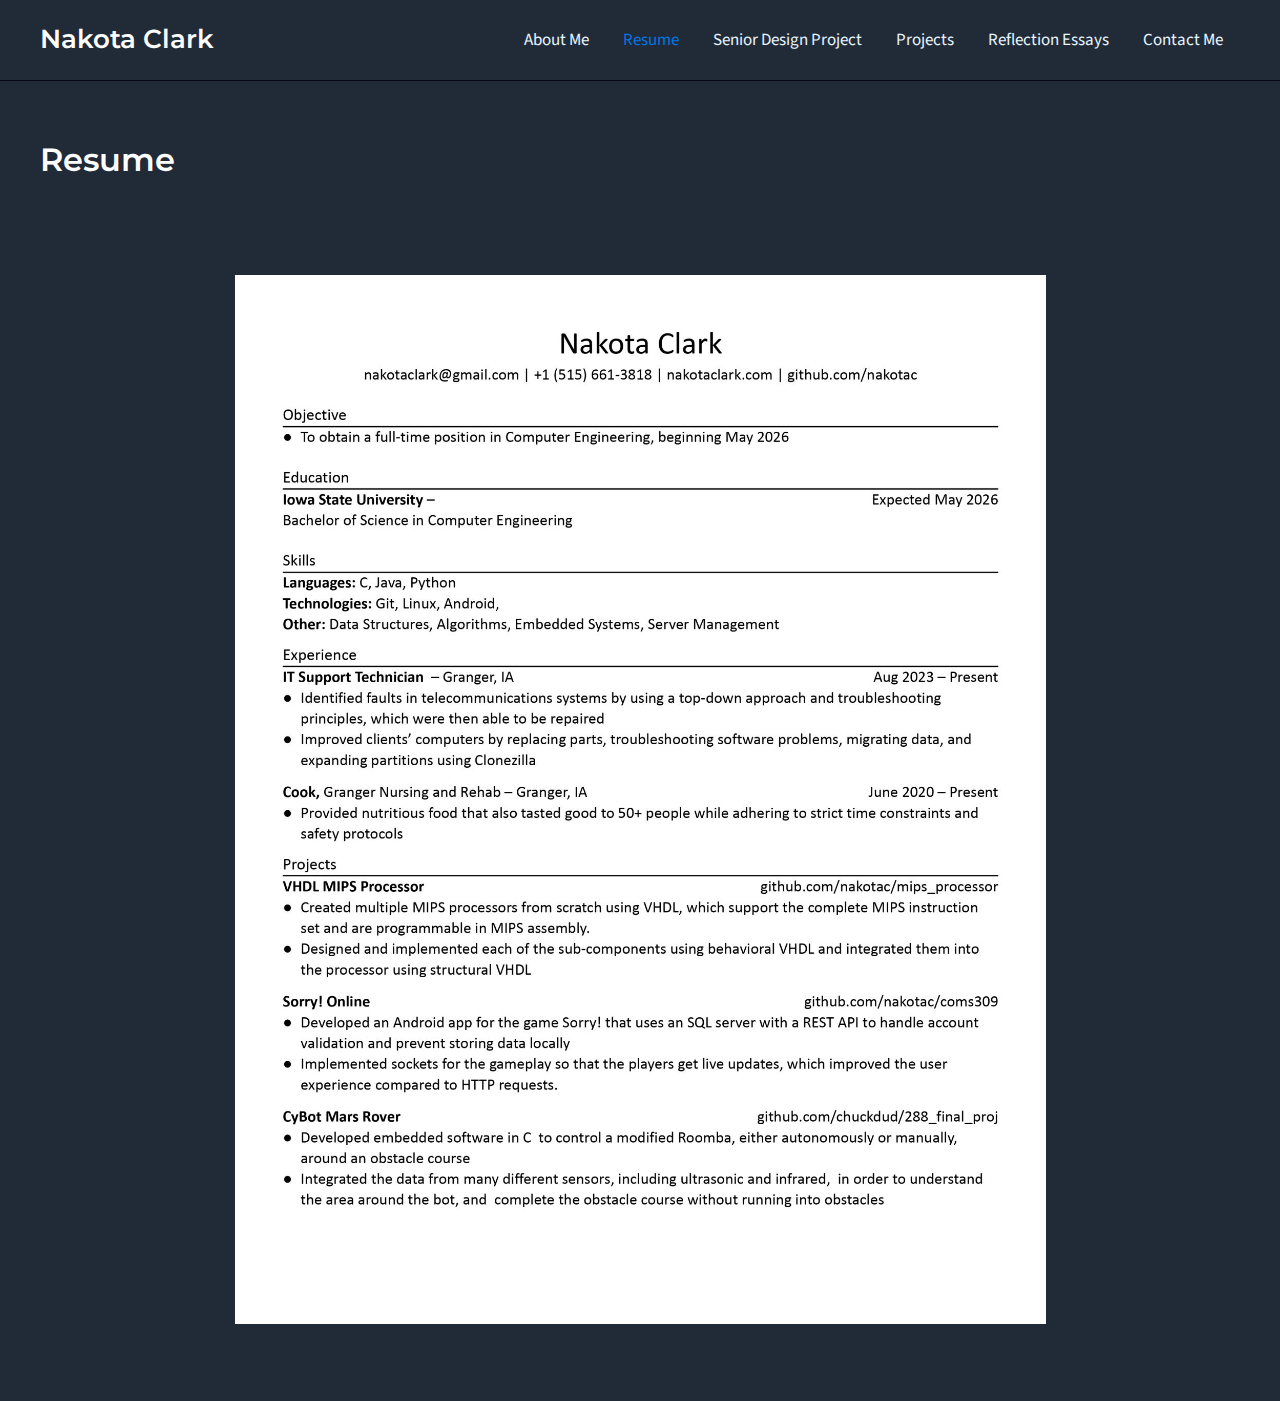
<file: resume/index.html>
<!DOCTYPE html>
<html lang="en-US">
<head>
<meta charset="UTF-8">
<meta name="viewport" content="width=device-width, initial-scale=1">
	<link rel="profile" href="https://gmpg.org/xfn/11"> 
	<meta name="robots" content="index, follow, max-image-preview:large, max-snippet:-1, max-video-preview:-1">
	<style>img:is([sizes="auto" i], [sizes^="auto," i]) { contain-intrinsic-size: 3000px 1500px }</style>
	
	<!-- This site is optimized with the Yoast SEO plugin v26.0 - https://yoast.com/wordpress/plugins/seo/ -->
	<title>Resume - Nakota Clark</title>
	<link rel="canonical" href="/resume/">
	<meta property="og:locale" content="en_US">
	<meta property="og:type" content="article">
	<meta property="og:title" content="Resume - Nakota Clark">
	<meta property="og:url" content="/resume/">
	<meta property="og:site_name" content="Nakota Clark">
	<meta property="article:modified_time" content="2025-09-24T03:55:25+00:00">
	<meta property="og:image" content="/wp-content/uploads/2025/09/Resume-3_page-0001-scaled.jpg">
	<meta name="twitter:card" content="summary_large_image">
	<meta name="twitter:label1" content="Est. reading time">
	<meta name="twitter:data1" content="1 minute">
	<script type="application/ld+json" class="yoast-schema-graph">{"@context":"https://schema.org","@graph":[{"@type":"WebPage","@id":"/resume/","url":"/resume/","name":"Resume - Nakota Clark","isPartOf":{"@id":"/#website"},"primaryImageOfPage":{"@id":"/resume/#primaryimage"},"image":{"@id":"/resume/#primaryimage"},"thumbnailUrl":"/wp-content/uploads/2025/09/Resume-3_page-0001-scaled.jpg","datePublished":"2025-09-19T01:22:38+00:00","dateModified":"2025-09-24T03:55:25+00:00","breadcrumb":{"@id":"/resume/#breadcrumb"},"inLanguage":"en-US","potentialAction":[{"@type":"ReadAction","target":["/resume/"]}]},{"@type":"ImageObject","inLanguage":"en-US","@id":"/resume/#primaryimage","url":"/wp-content/uploads/2025/09/Resume-3_page-0001-scaled.jpg","contentUrl":"/wp-content/uploads/2025/09/Resume-3_page-0001-scaled.jpg","width":1978,"height":2560,"caption":"Nakota Clark's Resume"},{"@type":"BreadcrumbList","@id":"/resume/#breadcrumb","itemListElement":[{"@type":"ListItem","position":1,"name":"Home","item":"/"},{"@type":"ListItem","position":2,"name":"Resume"}]},{"@type":"WebSite","@id":"/#website","url":"/","name":"Nakota Clark","description":"","publisher":{"@id":"/#/schema/person/9455913245645ed3a1807a6c4db87dd5"},"potentialAction":[{"@type":"SearchAction","target":{"@type":"EntryPoint","urlTemplate":"/?s={search_term_string}"},"query-input":{"@type":"PropertyValueSpecification","valueRequired":true,"valueName":"search_term_string"}}],"inLanguage":"en-US"},{"@type":["Person","Organization"],"@id":"/#/schema/person/9455913245645ed3a1807a6c4db87dd5","name":"NakotaC","image":{"@type":"ImageObject","inLanguage":"en-US","@id":"/#/schema/person/image/","url":"https://secure.gravatar.com/avatar/33e54dec0cd79fc4b5e911c15f836c46ec8d0e452ecd3ca5f707bce0a3540a3b?s=96&d=mm&r=g","contentUrl":"https://secure.gravatar.com/avatar/33e54dec0cd79fc4b5e911c15f836c46ec8d0e452ecd3ca5f707bce0a3540a3b?s=96&d=mm&r=g","caption":"NakotaC"},"logo":{"@id":"/#/schema/person/image/"},"sameAs":[""]}]}</script>
	<!-- / Yoast SEO plugin. -->


<link rel="dns-prefetch" href="//fonts.googleapis.com">
<link rel="alternate" type="application/rss+xml" title="Nakota Clark &raquo; Feed" href="/feed/">
<link rel="alternate" type="application/rss+xml" title="Nakota Clark &raquo; Comments Feed" href="/comments/feed/">
<script>
window._wpemojiSettings = {"baseUrl":"https:\/\/s.w.org\/images\/core\/emoji\/16.0.1\/72x72\/","ext":".png","svgUrl":"https:\/\/s.w.org\/images\/core\/emoji\/16.0.1\/svg\/","svgExt":".svg","source":{"concatemoji":"\/wp-includes\/js\/wp-emoji-release.min.js?ver=6.8.2"}};
/*! This file is auto-generated */
!function(s,n){var o,i,e;function c(e){try{var t={supportTests:e,timestamp:(new Date).valueOf()};sessionStorage.setItem(o,JSON.stringify(t))}catch(e){}}function p(e,t,n){e.clearRect(0,0,e.canvas.width,e.canvas.height),e.fillText(t,0,0);var t=new Uint32Array(e.getImageData(0,0,e.canvas.width,e.canvas.height).data),a=(e.clearRect(0,0,e.canvas.width,e.canvas.height),e.fillText(n,0,0),new Uint32Array(e.getImageData(0,0,e.canvas.width,e.canvas.height).data));return t.every(function(e,t){return e===a[t]})}function u(e,t){e.clearRect(0,0,e.canvas.width,e.canvas.height),e.fillText(t,0,0);for(var n=e.getImageData(16,16,1,1),a=0;a<n.data.length;a++)if(0!==n.data[a])return!1;return!0}function f(e,t,n,a){switch(t){case"flag":return n(e,"\ud83c\udff3\ufe0f\u200d\u26a7\ufe0f","\ud83c\udff3\ufe0f\u200b\u26a7\ufe0f")?!1:!n(e,"\ud83c\udde8\ud83c\uddf6","\ud83c\udde8\u200b\ud83c\uddf6")&&!n(e,"\ud83c\udff4\udb40\udc67\udb40\udc62\udb40\udc65\udb40\udc6e\udb40\udc67\udb40\udc7f","\ud83c\udff4\u200b\udb40\udc67\u200b\udb40\udc62\u200b\udb40\udc65\u200b\udb40\udc6e\u200b\udb40\udc67\u200b\udb40\udc7f");case"emoji":return!a(e,"\ud83e\udedf")}return!1}function g(e,t,n,a){var r="undefined"!=typeof WorkerGlobalScope&&self instanceof WorkerGlobalScope?new OffscreenCanvas(300,150):s.createElement("canvas"),o=r.getContext("2d",{willReadFrequently:!0}),i=(o.textBaseline="top",o.font="600 32px Arial",{});return e.forEach(function(e){i[e]=t(o,e,n,a)}),i}function t(e){var t=s.createElement("script");t.src=e,t.defer=!0,s.head.appendChild(t)}"undefined"!=typeof Promise&&(o="wpEmojiSettingsSupports",i=["flag","emoji"],n.supports={everything:!0,everythingExceptFlag:!0},e=new Promise(function(e){s.addEventListener("DOMContentLoaded",e,{once:!0})}),new Promise(function(t){var n=function(){try{var e=JSON.parse(sessionStorage.getItem(o));if("object"==typeof e&&"number"==typeof e.timestamp&&(new Date).valueOf()<e.timestamp+604800&&"object"==typeof e.supportTests)return e.supportTests}catch(e){}return null}();if(!n){if("undefined"!=typeof Worker&&"undefined"!=typeof OffscreenCanvas&&"undefined"!=typeof URL&&URL.createObjectURL&&"undefined"!=typeof Blob)try{var e="postMessage("+g.toString()+"("+[JSON.stringify(i),f.toString(),p.toString(),u.toString()].join(",")+"));",a=new Blob([e],{type:"text/javascript"}),r=new Worker(URL.createObjectURL(a),{name:"wpTestEmojiSupports"});return void(r.onmessage=function(e){c(n=e.data),r.terminate(),t(n)})}catch(e){}c(n=g(i,f,p,u))}t(n)}).then(function(e){for(var t in e)n.supports[t]=e[t],n.supports.everything=n.supports.everything&&n.supports[t],"flag"!==t&&(n.supports.everythingExceptFlag=n.supports.everythingExceptFlag&&n.supports[t]);n.supports.everythingExceptFlag=n.supports.everythingExceptFlag&&!n.supports.flag,n.DOMReady=!1,n.readyCallback=function(){n.DOMReady=!0}}).then(function(){return e}).then(function(){var e;n.supports.everything||(n.readyCallback(),(e=n.source||{}).concatemoji?t(e.concatemoji):e.wpemoji&&e.twemoji&&(t(e.twemoji),t(e.wpemoji)))}))}((window,document),window._wpemojiSettings);
</script>
<link rel="stylesheet" id="astra-theme-css-css" href="/wp-content/themes/astra/assets/css/minified/main.min.css?ver=4.11.12" media="all">
<style id="astra-theme-css-inline-css">
:root{--ast-post-nav-space:0;--ast-container-default-xlg-padding:2.5em;--ast-container-default-lg-padding:2.5em;--ast-container-default-slg-padding:2em;--ast-container-default-md-padding:2.5em;--ast-container-default-sm-padding:2.5em;--ast-container-default-xs-padding:2.4em;--ast-container-default-xxs-padding:1.8em;--ast-code-block-background:var(--ast-global-color-5);--ast-comment-inputs-background:#F9FAFB;--ast-normal-container-width:1200px;--ast-narrow-container-width:750px;--ast-blog-title-font-weight:600;--ast-blog-meta-weight:600;--ast-global-color-primary:var(--ast-global-color-4);--ast-global-color-secondary:var(--ast-global-color-5);--ast-global-color-alternate-background:var(--ast-global-color-6);--ast-global-color-subtle-background:var(--ast-global-color-7);--ast-bg-style-guide:var( --ast-global-color-secondary,--ast-global-color-5 );--ast-shadow-style-guide:0px 0px 4px 0 #ffffff57;--ast-global-dark-bg-style:var( --ast-global-color-secondary,--ast-global-color-5 );--ast-global-dark-lfs:var( --ast-global-color-secondary,--ast-global-color-5 );--ast-widget-bg-color:var( --ast-global-color-secondary,--ast-global-color-5 );--ast-wc-container-head-bg-color:var( --ast-global-color-secondary,--ast-global-color-5 );--ast-title-layout-bg:var( --ast-global-color-secondary,--ast-global-color-5 );--ast-search-border-color:var(--ast-border-color);--ast-lifter-hover-bg:var( --ast-global-color-primary,--ast-global-color-4 );--ast-gallery-block-color:var(--ast-global-color-2);--srfm-color-input-label:var(--ast-global-color-2);}html{font-size:106.25%;}a{color:var(--ast-global-color-0);}a:hover,a:focus{color:var(--ast-global-color-1);}body,button,input,select,textarea,.ast-button,.ast-custom-button{font-family:'Source Sans Pro',sans-serif;font-weight:400;font-size:17px;font-size:1rem;line-height:var(--ast-body-line-height,1.65);}blockquote{color:var(--ast-global-color-3);}h1,h2,h3,h4,h5,h6,.entry-content :where(h1,h2,h3,h4,h5,h6),.site-title,.site-title a{font-family:'Montserrat',sans-serif;font-weight:600;}.ast-site-identity .site-title a{color:var(--ast-global-color-2);}.site-title{font-size:26px;font-size:1.5294117647059rem;display:block;}.site-header .site-description{font-size:15px;font-size:0.88235294117647rem;display:none;}.entry-title{font-size:20px;font-size:1.1764705882353rem;}.ast-blog-single-element.ast-taxonomy-container a{font-size:14px;font-size:0.82352941176471rem;}.ast-blog-meta-container{font-size:13px;font-size:0.76470588235294rem;}.archive .ast-article-post .ast-article-inner,.blog .ast-article-post .ast-article-inner,.archive .ast-article-post .ast-article-inner:hover,.blog .ast-article-post .ast-article-inner:hover{border-top-left-radius:6px;border-top-right-radius:6px;border-bottom-right-radius:6px;border-bottom-left-radius:6px;overflow:hidden;}h1,.entry-content :where(h1){font-size:48px;font-size:2.8235294117647rem;font-weight:600;font-family:'Montserrat',sans-serif;line-height:1.4em;}h2,.entry-content :where(h2){font-size:40px;font-size:2.3529411764706rem;font-weight:600;font-family:'Montserrat',sans-serif;line-height:1.3em;}h3,.entry-content :where(h3){font-size:32px;font-size:1.8823529411765rem;font-weight:600;font-family:'Montserrat',sans-serif;line-height:1.3em;}h4,.entry-content :where(h4){font-size:24px;font-size:1.4117647058824rem;line-height:1.2em;font-weight:600;font-family:'Montserrat',sans-serif;}h5,.entry-content :where(h5){font-size:20px;font-size:1.1764705882353rem;line-height:1.2em;font-weight:600;font-family:'Montserrat',sans-serif;}h6,.entry-content :where(h6){font-size:17px;font-size:1rem;line-height:1.25em;font-weight:600;font-family:'Montserrat',sans-serif;}::selection{background-color:var(--ast-global-color-0);color:#ffffff;}body,h1,h2,h3,h4,h5,h6,.entry-title a,.entry-content :where(h1,h2,h3,h4,h5,h6){color:var(--ast-global-color-3);}.tagcloud a:hover,.tagcloud a:focus,.tagcloud a.current-item{color:#ffffff;border-color:var(--ast-global-color-0);background-color:var(--ast-global-color-0);}input:focus,input[type="text"]:focus,input[type="email"]:focus,input[type="url"]:focus,input[type="password"]:focus,input[type="reset"]:focus,input[type="search"]:focus,textarea:focus{border-color:var(--ast-global-color-0);}input[type="radio"]:checked,input[type=reset],input[type="checkbox"]:checked,input[type="checkbox"]:hover:checked,input[type="checkbox"]:focus:checked,input[type=range]::-webkit-slider-thumb{border-color:var(--ast-global-color-0);background-color:var(--ast-global-color-0);box-shadow:none;}.site-footer a:hover + .post-count,.site-footer a:focus + .post-count{background:var(--ast-global-color-0);border-color:var(--ast-global-color-0);}.single .nav-links .nav-previous,.single .nav-links .nav-next{color:var(--ast-global-color-0);}.entry-meta,.entry-meta *{line-height:1.45;color:var(--ast-global-color-0);font-weight:600;}.entry-meta a:not(.ast-button):hover,.entry-meta a:not(.ast-button):hover *,.entry-meta a:not(.ast-button):focus,.entry-meta a:not(.ast-button):focus *,.page-links > .page-link,.page-links .page-link:hover,.post-navigation a:hover{color:var(--ast-global-color-1);}#cat option,.secondary .calendar_wrap thead a,.secondary .calendar_wrap thead a:visited{color:var(--ast-global-color-0);}.secondary .calendar_wrap #today,.ast-progress-val span{background:var(--ast-global-color-0);}.secondary a:hover + .post-count,.secondary a:focus + .post-count{background:var(--ast-global-color-0);border-color:var(--ast-global-color-0);}.calendar_wrap #today > a{color:#ffffff;}.page-links .page-link,.single .post-navigation a{color:var(--ast-global-color-3);}.ast-search-menu-icon .search-form button.search-submit{padding:0 4px;}.ast-search-menu-icon form.search-form{padding-right:0;}.ast-search-menu-icon.slide-search input.search-field{width:0;}.ast-header-search .ast-search-menu-icon.ast-dropdown-active .search-form,.ast-header-search .ast-search-menu-icon.ast-dropdown-active .search-field:focus{transition:all 0.2s;}.search-form input.search-field:focus{outline:none;}.ast-search-menu-icon .search-form button.search-submit:focus,.ast-theme-transparent-header .ast-header-search .ast-dropdown-active .ast-icon,.ast-theme-transparent-header .ast-inline-search .search-field:focus .ast-icon{color:var(--ast-global-color-1);}.ast-header-search .slide-search .search-form{border:2px solid var(--ast-global-color-0);}.ast-header-search .slide-search .search-field{background-color:(--ast-global-dark-bg-style);}.ast-archive-title{color:var(--ast-global-color-2);}.widget-title{font-size:24px;font-size:1.4117647058824rem;color:var(--ast-global-color-2);}.ast-single-post .entry-content a,.ast-comment-content a:not(.ast-comment-edit-reply-wrap a){text-decoration:underline;}.ast-single-post .elementor-widget-button .elementor-button,.ast-single-post .entry-content .uagb-tab a,.ast-single-post .entry-content .uagb-ifb-cta a,.ast-single-post .entry-content .uabb-module-content a,.ast-single-post .entry-content .uagb-post-grid a,.ast-single-post .entry-content .uagb-timeline a,.ast-single-post .entry-content .uagb-toc__wrap a,.ast-single-post .entry-content .uagb-taxomony-box a,.entry-content .wp-block-latest-posts > li > a,.ast-single-post .entry-content .wp-block-file__button,a.ast-post-filter-single,.ast-single-post .ast-comment-content .comment-reply-link,.ast-single-post .ast-comment-content .comment-edit-link{text-decoration:none;}.ast-search-menu-icon.slide-search a:focus-visible:focus-visible,.astra-search-icon:focus-visible,#close:focus-visible,a:focus-visible,.ast-menu-toggle:focus-visible,.site .skip-link:focus-visible,.wp-block-loginout input:focus-visible,.wp-block-search.wp-block-search__button-inside .wp-block-search__inside-wrapper,.ast-header-navigation-arrow:focus-visible,.ast-orders-table__row .ast-orders-table__cell:focus-visible,a#ast-apply-coupon:focus-visible,#ast-apply-coupon:focus-visible,#close:focus-visible,.button.search-submit:focus-visible,#search_submit:focus,.normal-search:focus-visible,.ast-header-account-wrap:focus-visible,.astra-cart-drawer-close:focus,.ast-single-variation:focus,.ast-button:focus{outline-style:dotted;outline-color:inherit;outline-width:thin;}input:focus,input[type="text"]:focus,input[type="email"]:focus,input[type="url"]:focus,input[type="password"]:focus,input[type="reset"]:focus,input[type="search"]:focus,input[type="number"]:focus,textarea:focus,.wp-block-search__input:focus,[data-section="section-header-mobile-trigger"] .ast-button-wrap .ast-mobile-menu-trigger-minimal:focus,.ast-mobile-popup-drawer.active .menu-toggle-close:focus,#ast-scroll-top:focus,#coupon_code:focus,#ast-coupon-code:focus{border-style:dotted;border-color:inherit;border-width:thin;}input{outline:none;}.ast-logo-title-inline .site-logo-img{padding-right:1em;}body .ast-oembed-container *{position:absolute;top:0;width:100%;height:100%;left:0;}body .wp-block-embed-pocket-casts .ast-oembed-container *{position:unset;}.ast-single-post-featured-section + article {margin-top: 2em;}.site-content .ast-single-post-featured-section img {width: 100%;overflow: hidden;object-fit: cover;}.ast-separate-container .site-content .ast-single-post-featured-section + article {margin-top: -80px;z-index: 9;position: relative;border-radius: 4px;}@media (min-width: 922px) {.ast-no-sidebar .site-content .ast-article-image-container--wide {margin-left: -120px;margin-right: -120px;max-width: unset;width: unset;}.ast-left-sidebar .site-content .ast-article-image-container--wide,.ast-right-sidebar .site-content .ast-article-image-container--wide {margin-left: -10px;margin-right: -10px;}.site-content .ast-article-image-container--full {margin-left: calc( -50vw + 50%);margin-right: calc( -50vw + 50%);max-width: 100vw;width: 100vw;}.ast-left-sidebar .site-content .ast-article-image-container--full,.ast-right-sidebar .site-content .ast-article-image-container--full {margin-left: -10px;margin-right: -10px;max-width: inherit;width: auto;}}.site > .ast-single-related-posts-container {margin-top: 0;}@media (min-width: 922px) {.ast-desktop .ast-container--narrow {max-width: var(--ast-narrow-container-width);margin: 0 auto;}}input[type="text"],input[type="number"],input[type="email"],input[type="url"],input[type="password"],input[type="search"],input[type=reset],input[type=tel],input[type=date],select,textarea{font-size:16px;font-style:normal;font-weight:400;line-height:24px;width:100%;padding:12px 16px;border-radius:4px;box-shadow:0px 1px 2px 0px rgba(0,0,0,0.05);color:var(--ast-form-input-text,#475569);}input[type="text"],input[type="number"],input[type="email"],input[type="url"],input[type="password"],input[type="search"],input[type=reset],input[type=tel],input[type=date],select{height:40px;}input[type="date"]{border-width:1px;border-style:solid;border-color:var(--ast-border-color);background:var( --ast-global-color-secondary,--ast-global-color-5 );}input[type="text"]:focus,input[type="number"]:focus,input[type="email"]:focus,input[type="url"]:focus,input[type="password"]:focus,input[type="search"]:focus,input[type=reset]:focus,input[type="tel"]:focus,input[type="date"]:focus,select:focus,textarea:focus{border-color:#046BD2;box-shadow:none;outline:none;color:var(--ast-form-input-focus-text,#475569);}label,legend{color:#111827;font-size:14px;font-style:normal;font-weight:500;line-height:20px;}select{padding:6px 10px;}fieldset{padding:30px;border-radius:4px;}button,.ast-button,.button,input[type="button"],input[type="reset"],input[type="submit"],a:where(.wp-block-button__link){border-radius:4px;box-shadow:0px 1px 2px 0px rgba(0,0,0,0.05);}:root{--ast-comment-inputs-background:var( --ast-global-color-secondary,--ast-global-color-5 );}::placeholder{color:var(--ast-form-field-color,#9CA3AF);}::-ms-input-placeholder{color:var(--ast-form-field-color,#9CA3AF);}@media (max-width:921.9px){#ast-desktop-header{display:none;}}@media (min-width:922px){#ast-mobile-header{display:none;}}.wp-block-buttons.aligncenter{justify-content:center;}@media (max-width:921px){.ast-theme-transparent-header #primary,.ast-theme-transparent-header #secondary{padding:0;}}@media (max-width:921px){.ast-plain-container.ast-no-sidebar #primary{padding:0;}}.ast-plain-container.ast-no-sidebar #primary{margin-top:0;margin-bottom:0;}@media (min-width:1200px){.ast-plain-container.ast-no-sidebar #primary{margin-top:60px;margin-bottom:60px;}}.wp-block-button.is-style-outline .wp-block-button__link{border-color:var(--ast-global-color-0);border-top-width:0px;border-right-width:0px;border-bottom-width:0px;border-left-width:0px;}div.wp-block-button.is-style-outline > .wp-block-button__link:not(.has-text-color),div.wp-block-button.wp-block-button__link.is-style-outline:not(.has-text-color){color:var(--ast-global-color-0);}.wp-block-button.is-style-outline .wp-block-button__link:hover,.wp-block-buttons .wp-block-button.is-style-outline .wp-block-button__link:focus,.wp-block-buttons .wp-block-button.is-style-outline > .wp-block-button__link:not(.has-text-color):hover,.wp-block-buttons .wp-block-button.wp-block-button__link.is-style-outline:not(.has-text-color):hover{color:#ffffff;background-color:var(--ast-global-color-1);border-color:var(--ast-global-color-1);}.post-page-numbers.current .page-link,.ast-pagination .page-numbers.current{color:#ffffff;border-color:var(--ast-global-color-0);background-color:var(--ast-global-color-0);}.wp-block-button.is-style-outline .wp-block-button__link{border-top-width:0px;border-right-width:0px;border-bottom-width:0px;border-left-width:0px;}.wp-block-buttons .wp-block-button.is-style-outline .wp-block-button__link.wp-element-button,.ast-outline-button,.wp-block-uagb-buttons-child .uagb-buttons-repeater.ast-outline-button{border-color:var(--ast-global-color-0);border-top-width:2px;border-right-width:2px;border-bottom-width:2px;border-left-width:2px;font-family:inherit;font-weight:500;font-size:16px;font-size:0.94117647058824rem;line-height:1em;padding-top:13px;padding-right:30px;padding-bottom:13px;padding-left:30px;}.wp-block-buttons .wp-block-button.is-style-outline > .wp-block-button__link:not(.has-text-color),.wp-block-buttons .wp-block-button.wp-block-button__link.is-style-outline:not(.has-text-color),.ast-outline-button{color:var(--ast-global-color-0);}.wp-block-button.is-style-outline .wp-block-button__link:hover,.wp-block-buttons .wp-block-button.is-style-outline .wp-block-button__link:focus,.wp-block-buttons .wp-block-button.is-style-outline > .wp-block-button__link:not(.has-text-color):hover,.wp-block-buttons .wp-block-button.wp-block-button__link.is-style-outline:not(.has-text-color):hover,.ast-outline-button:hover,.ast-outline-button:focus,.wp-block-uagb-buttons-child .uagb-buttons-repeater.ast-outline-button:hover,.wp-block-uagb-buttons-child .uagb-buttons-repeater.ast-outline-button:focus{color:#ffffff;background-color:var(--ast-global-color-1);border-color:var(--ast-global-color-1);}.ast-single-post .entry-content a.ast-outline-button,.ast-single-post .entry-content .is-style-outline>.wp-block-button__link{text-decoration:none;}.wp-block-button .wp-block-button__link.wp-element-button.is-style-outline:not(.has-background),.wp-block-button.is-style-outline>.wp-block-button__link.wp-element-button:not(.has-background),.ast-outline-button{background-color:transparent;}.uagb-buttons-repeater.ast-outline-button{border-radius:9999px;}@media (max-width:921px){.wp-block-buttons .wp-block-button.is-style-outline .wp-block-button__link.wp-element-button,.ast-outline-button,.wp-block-uagb-buttons-child .uagb-buttons-repeater.ast-outline-button{padding-top:12px;padding-right:28px;padding-bottom:12px;padding-left:28px;}}@media (max-width:544px){.wp-block-buttons .wp-block-button.is-style-outline .wp-block-button__link.wp-element-button,.ast-outline-button,.wp-block-uagb-buttons-child .uagb-buttons-repeater.ast-outline-button{padding-top:10px;padding-right:24px;padding-bottom:10px;padding-left:24px;}}.entry-content[data-ast-blocks-layout] > figure{margin-bottom:1em;}h1.widget-title{font-weight:600;}h2.widget-title{font-weight:600;}h3.widget-title{font-weight:600;}#page{display:flex;flex-direction:column;min-height:100vh;}.ast-404-layout-1 h1.page-title{color:var(--ast-global-color-2);}.single .post-navigation a{line-height:1em;height:inherit;}.error-404 .page-sub-title{font-size:1.5rem;font-weight:inherit;}.search .site-content .content-area .search-form{margin-bottom:0;}#page .site-content{flex-grow:1;}.widget{margin-bottom:1.25em;}#secondary li{line-height:1.5em;}#secondary .wp-block-group h2{margin-bottom:0.7em;}#secondary h2{font-size:1.7rem;}.ast-separate-container .ast-article-post,.ast-separate-container .ast-article-single,.ast-separate-container .comment-respond{padding:3em;}.ast-separate-container .ast-article-single .ast-article-single{padding:0;}.ast-article-single .wp-block-post-template-is-layout-grid{padding-left:0;}.ast-separate-container .comments-title,.ast-narrow-container .comments-title{padding:1.5em 2em;}.ast-page-builder-template .comment-form-textarea,.ast-comment-formwrap .ast-grid-common-col{padding:0;}.ast-comment-formwrap{padding:0;display:inline-flex;column-gap:20px;width:100%;margin-left:0;margin-right:0;}.comments-area textarea#comment:focus,.comments-area textarea#comment:active,.comments-area .ast-comment-formwrap input[type="text"]:focus,.comments-area .ast-comment-formwrap input[type="text"]:active {box-shadow:none;outline:none;}.archive.ast-page-builder-template .entry-header{margin-top:2em;}.ast-page-builder-template .ast-comment-formwrap{width:100%;}.entry-title{margin-bottom:0.6em;}.ast-archive-description p{font-size:inherit;font-weight:inherit;line-height:inherit;}.ast-separate-container .ast-comment-list li.depth-1,.hentry{margin-bottom:1.5em;}.site-content section.ast-archive-description{margin-bottom:2em;}@media (min-width:921px){.ast-left-sidebar.ast-page-builder-template #secondary,.archive.ast-right-sidebar.ast-page-builder-template .site-main{padding-left:20px;padding-right:20px;}}@media (max-width:544px){.ast-comment-formwrap.ast-row{column-gap:10px;display:inline-block;}#ast-commentform .ast-grid-common-col{position:relative;width:100%;}}@media (min-width:1201px){.ast-separate-container .ast-article-post,.ast-separate-container .ast-article-single,.ast-separate-container .ast-author-box,.ast-separate-container .ast-404-layout-1,.ast-separate-container .no-results{padding:3em;}}@media (max-width:921px){.ast-left-sidebar #content > .ast-container{display:flex;flex-direction:column-reverse;width:100%;}}@media (min-width:922px){.ast-separate-container.ast-right-sidebar #primary,.ast-separate-container.ast-left-sidebar #primary{border:0;}.search-no-results.ast-separate-container #primary{margin-bottom:4em;}}.wp-block-button .wp-block-button__link{color:#ffffff;}.wp-block-button .wp-block-button__link:hover,.wp-block-button .wp-block-button__link:focus{color:#ffffff;background-color:var(--ast-global-color-1);border-color:var(--ast-global-color-1);}.elementor-widget-heading h1.elementor-heading-title{line-height:1.4em;}.elementor-widget-heading h2.elementor-heading-title{line-height:1.3em;}.elementor-widget-heading h3.elementor-heading-title{line-height:1.3em;}.elementor-widget-heading h4.elementor-heading-title{line-height:1.2em;}.elementor-widget-heading h5.elementor-heading-title{line-height:1.2em;}.elementor-widget-heading h6.elementor-heading-title{line-height:1.25em;}.wp-block-button .wp-block-button__link,.wp-block-search .wp-block-search__button,body .wp-block-file .wp-block-file__button{border-style:solid;border-top-width:0px;border-right-width:0px;border-left-width:0px;border-bottom-width:0px;border-color:var(--ast-global-color-0);background-color:var(--ast-global-color-0);color:#ffffff;font-family:inherit;font-weight:500;line-height:1em;font-size:16px;font-size:0.94117647058824rem;border-top-left-radius:3px;border-top-right-radius:3px;border-bottom-right-radius:3px;border-bottom-left-radius:3px;padding-top:10px;padding-right:20px;padding-bottom:10px;padding-left:20px;}.ast-single-post .entry-content .wp-block-button .wp-block-button__link,.ast-single-post .entry-content .wp-block-search .wp-block-search__button,body .entry-content .wp-block-file .wp-block-file__button{text-decoration:none;}.menu-toggle,button,.ast-button,.ast-custom-button,.button,input#submit,input[type="button"],input[type="submit"],input[type="reset"],#comments .submit,.search .search-submit,form[CLASS*="wp-block-search__"].wp-block-search .wp-block-search__inside-wrapper .wp-block-search__button,body .wp-block-file .wp-block-file__button,.search .search-submit{border-style:solid;border-top-width:0px;border-right-width:0px;border-left-width:0px;border-bottom-width:0px;color:#ffffff;border-color:var(--ast-global-color-0);background-color:var(--ast-global-color-0);padding-top:10px;padding-right:20px;padding-bottom:10px;padding-left:20px;font-family:inherit;font-weight:500;font-size:16px;font-size:0.94117647058824rem;line-height:1em;border-top-left-radius:3px;border-top-right-radius:3px;border-bottom-right-radius:3px;border-bottom-left-radius:3px;}button:focus,.menu-toggle:hover,button:hover,.ast-button:hover,.ast-custom-button:hover .button:hover,.ast-custom-button:hover ,input[type=reset]:hover,input[type=reset]:focus,input#submit:hover,input#submit:focus,input[type="button"]:hover,input[type="button"]:focus,input[type="submit"]:hover,input[type="submit"]:focus,form[CLASS*="wp-block-search__"].wp-block-search .wp-block-search__inside-wrapper .wp-block-search__button:hover,form[CLASS*="wp-block-search__"].wp-block-search .wp-block-search__inside-wrapper .wp-block-search__button:focus,body .wp-block-file .wp-block-file__button:hover,body .wp-block-file .wp-block-file__button:focus{color:#ffffff;background-color:var(--ast-global-color-1);border-color:var(--ast-global-color-1);}form[CLASS*="wp-block-search__"].wp-block-search .wp-block-search__inside-wrapper .wp-block-search__button.has-icon{padding-top:calc(10px - 3px);padding-right:calc(20px - 3px);padding-bottom:calc(10px - 3px);padding-left:calc(20px - 3px);}@media (max-width:921px){.ast-mobile-header-stack .main-header-bar .ast-search-menu-icon{display:inline-block;}.ast-header-break-point.ast-header-custom-item-outside .ast-mobile-header-stack .main-header-bar .ast-search-icon{margin:0;}.ast-comment-avatar-wrap img{max-width:2.5em;}.ast-comment-meta{padding:0 1.8888em 1.3333em;}}@media (min-width:544px){.ast-container{max-width:100%;}}@media (max-width:544px){.ast-separate-container .ast-article-post,.ast-separate-container .ast-article-single,.ast-separate-container .comments-title,.ast-separate-container .ast-archive-description{padding:1.5em 1em;}.ast-separate-container #content .ast-container{padding-left:0.54em;padding-right:0.54em;}.ast-separate-container .ast-comment-list .bypostauthor{padding:.5em;}.ast-search-menu-icon.ast-dropdown-active .search-field{width:170px;}} #ast-mobile-header .ast-site-header-cart-li a{pointer-events:none;}.ast-separate-container{background-color:#7a99e0;background-image:none;}@media (max-width:921px){.widget-title{font-size:24px;font-size:1.4117647058824rem;}body,button,input,select,textarea,.ast-button,.ast-custom-button{font-size:17px;font-size:1rem;}#secondary,#secondary button,#secondary input,#secondary select,#secondary textarea{font-size:17px;font-size:1rem;}.site-title{display:block;}.site-header .site-description{display:none;}h1,.entry-content :where(h1){font-size:36px;font-size:2.1176470588235rem;}h2,.entry-content :where(h2){font-size:30px;font-size:1.7647058823529rem;}h3,.entry-content :where(h3){font-size:25px;font-size:1.4705882352941rem;}h4,.entry-content :where(h4){font-size:20px;font-size:1.1764705882353rem;}h5,.entry-content :where(h5){font-size:17px;font-size:1rem;}h6,.entry-content :where(h6){font-size:15px;font-size:0.88235294117647rem;}}@media (max-width:544px){.widget-title{font-size:24px;font-size:1.4117647058824rem;}body,button,input,select,textarea,.ast-button,.ast-custom-button{font-size:17px;font-size:1rem;}#secondary,#secondary button,#secondary input,#secondary select,#secondary textarea{font-size:17px;font-size:1rem;}.site-title{display:block;}.site-header .site-description{display:none;}h1,.entry-content :where(h1){font-size:32px;font-size:1.8823529411765rem;}h2,.entry-content :where(h2){font-size:26px;font-size:1.5294117647059rem;}h3,.entry-content :where(h3){font-size:22px;font-size:1.2941176470588rem;}h4,.entry-content :where(h4){font-size:18px;font-size:1.0588235294118rem;}h5,.entry-content :where(h5){font-size:15px;font-size:0.88235294117647rem;}h6,.entry-content :where(h6){font-size:13px;font-size:0.76470588235294rem;}}@media (max-width:544px){html{font-size:106.25%;}}@media (min-width:922px){.ast-container{max-width:1240px;}}@media (min-width:922px){.site-content .ast-container{display:flex;}}@media (max-width:921px){.site-content .ast-container{flex-direction:column;}}.entry-content :where(h1,h2,h3,h4,h5,h6){clear:none;}@media (min-width:922px){.main-header-menu .sub-menu .menu-item.ast-left-align-sub-menu:hover > .sub-menu,.main-header-menu .sub-menu .menu-item.ast-left-align-sub-menu.focus > .sub-menu{margin-left:-0px;}}.entry-content li > p{margin-bottom:0;}.site .comments-area{padding-bottom:2em;margin-top:2em;}.wp-block-file {display: flex;align-items: center;flex-wrap: wrap;justify-content: space-between;}.wp-block-pullquote {border: none;}.wp-block-pullquote blockquote::before {content: "\201D";font-family: "Helvetica",sans-serif;display: flex;transform: rotate( 180deg );font-size: 6rem;font-style: normal;line-height: 1;font-weight: bold;align-items: center;justify-content: center;}.has-text-align-right > blockquote::before {justify-content: flex-start;}.has-text-align-left > blockquote::before {justify-content: flex-end;}figure.wp-block-pullquote.is-style-solid-color blockquote {max-width: 100%;text-align: inherit;}:root {--wp--custom--ast-default-block-top-padding: 3em;--wp--custom--ast-default-block-right-padding: 3em;--wp--custom--ast-default-block-bottom-padding: 3em;--wp--custom--ast-default-block-left-padding: 3em;--wp--custom--ast-container-width: 1200px;--wp--custom--ast-content-width-size: 1200px;--wp--custom--ast-wide-width-size: calc(1200px + var(--wp--custom--ast-default-block-left-padding) + var(--wp--custom--ast-default-block-right-padding));}.ast-narrow-container {--wp--custom--ast-content-width-size: 750px;--wp--custom--ast-wide-width-size: 750px;}@media(max-width: 921px) {:root {--wp--custom--ast-default-block-top-padding: 3em;--wp--custom--ast-default-block-right-padding: 2em;--wp--custom--ast-default-block-bottom-padding: 3em;--wp--custom--ast-default-block-left-padding: 2em;}}@media(max-width: 544px) {:root {--wp--custom--ast-default-block-top-padding: 3em;--wp--custom--ast-default-block-right-padding: 1.5em;--wp--custom--ast-default-block-bottom-padding: 3em;--wp--custom--ast-default-block-left-padding: 1.5em;}}.entry-content > .wp-block-group,.entry-content > .wp-block-cover,.entry-content > .wp-block-columns {padding-top: var(--wp--custom--ast-default-block-top-padding);padding-right: var(--wp--custom--ast-default-block-right-padding);padding-bottom: var(--wp--custom--ast-default-block-bottom-padding);padding-left: var(--wp--custom--ast-default-block-left-padding);}.ast-plain-container.ast-no-sidebar .entry-content > .alignfull,.ast-page-builder-template .ast-no-sidebar .entry-content > .alignfull {margin-left: calc( -50vw + 50%);margin-right: calc( -50vw + 50%);max-width: 100vw;width: 100vw;}.ast-plain-container.ast-no-sidebar .entry-content .alignfull .alignfull,.ast-page-builder-template.ast-no-sidebar .entry-content .alignfull .alignfull,.ast-plain-container.ast-no-sidebar .entry-content .alignfull .alignwide,.ast-page-builder-template.ast-no-sidebar .entry-content .alignfull .alignwide,.ast-plain-container.ast-no-sidebar .entry-content .alignwide .alignfull,.ast-page-builder-template.ast-no-sidebar .entry-content .alignwide .alignfull,.ast-plain-container.ast-no-sidebar .entry-content .alignwide .alignwide,.ast-page-builder-template.ast-no-sidebar .entry-content .alignwide .alignwide,.ast-plain-container.ast-no-sidebar .entry-content .wp-block-column .alignfull,.ast-page-builder-template.ast-no-sidebar .entry-content .wp-block-column .alignfull,.ast-plain-container.ast-no-sidebar .entry-content .wp-block-column .alignwide,.ast-page-builder-template.ast-no-sidebar .entry-content .wp-block-column .alignwide {margin-left: auto;margin-right: auto;width: 100%;}[data-ast-blocks-layout] .wp-block-separator:not(.is-style-dots) {height: 0;}[data-ast-blocks-layout] .wp-block-separator {margin: 20px auto;}[data-ast-blocks-layout] .wp-block-separator:not(.is-style-wide):not(.is-style-dots) {max-width: 100px;}[data-ast-blocks-layout] .wp-block-separator.has-background {padding: 0;}.entry-content[data-ast-blocks-layout] > * {max-width: var(--wp--custom--ast-content-width-size);margin-left: auto;margin-right: auto;}.entry-content[data-ast-blocks-layout] > .alignwide {max-width: var(--wp--custom--ast-wide-width-size);}.entry-content[data-ast-blocks-layout] .alignfull {max-width: none;}.entry-content .wp-block-columns {margin-bottom: 0;}blockquote {margin: 1.5em;border-color: rgba(0,0,0,0.05);}.wp-block-quote:not(.has-text-align-right):not(.has-text-align-center) {border-left: 5px solid rgba(0,0,0,0.05);}.has-text-align-right > blockquote,blockquote.has-text-align-right {border-right: 5px solid rgba(0,0,0,0.05);}.has-text-align-left > blockquote,blockquote.has-text-align-left {border-left: 5px solid rgba(0,0,0,0.05);}.wp-block-site-tagline,.wp-block-latest-posts .read-more {margin-top: 15px;}.wp-block-loginout p label {display: block;}.wp-block-loginout p:not(.login-remember):not(.login-submit) input {width: 100%;}.wp-block-loginout input:focus {border-color: transparent;}.wp-block-loginout input:focus {outline: thin dotted;}.entry-content .wp-block-media-text .wp-block-media-text__content {padding: 0 0 0 8%;}.entry-content .wp-block-media-text.has-media-on-the-right .wp-block-media-text__content {padding: 0 8% 0 0;}.entry-content .wp-block-media-text.has-background .wp-block-media-text__content {padding: 8%;}.entry-content .wp-block-cover:not([class*="background-color"]):not(.has-text-color.has-link-color) .wp-block-cover__inner-container,.entry-content .wp-block-cover:not([class*="background-color"]) .wp-block-cover-image-text,.entry-content .wp-block-cover:not([class*="background-color"]) .wp-block-cover-text,.entry-content .wp-block-cover-image:not([class*="background-color"]) .wp-block-cover__inner-container,.entry-content .wp-block-cover-image:not([class*="background-color"]) .wp-block-cover-image-text,.entry-content .wp-block-cover-image:not([class*="background-color"]) .wp-block-cover-text {color: var(--ast-global-color-primary,var(--ast-global-color-5));}.wp-block-loginout .login-remember input {width: 1.1rem;height: 1.1rem;margin: 0 5px 4px 0;vertical-align: middle;}.wp-block-latest-posts > li > *:first-child,.wp-block-latest-posts:not(.is-grid) > li:first-child {margin-top: 0;}.entry-content > .wp-block-buttons,.entry-content > .wp-block-uagb-buttons {margin-bottom: 1.5em;}.wp-block-search__inside-wrapper .wp-block-search__input {padding: 0 10px;color: var(--ast-global-color-3);background: var(--ast-global-color-primary,var(--ast-global-color-5));border-color: var(--ast-border-color);}.wp-block-latest-posts .read-more {margin-bottom: 1.5em;}.wp-block-search__no-button .wp-block-search__inside-wrapper .wp-block-search__input {padding-top: 5px;padding-bottom: 5px;}.wp-block-latest-posts .wp-block-latest-posts__post-date,.wp-block-latest-posts .wp-block-latest-posts__post-author {font-size: 1rem;}.wp-block-latest-posts > li > *,.wp-block-latest-posts:not(.is-grid) > li {margin-top: 12px;margin-bottom: 12px;}.ast-page-builder-template .entry-content[data-ast-blocks-layout] > *,.ast-page-builder-template .entry-content[data-ast-blocks-layout] > .alignfull:where(:not(.wp-block-group):not(.uagb-is-root-container):not(.spectra-is-root-container)) > * {max-width: none;}.ast-page-builder-template .entry-content[data-ast-blocks-layout] > .alignwide:where(:not(.uagb-is-root-container):not(.spectra-is-root-container)) > * {max-width: var(--wp--custom--ast-wide-width-size);}.ast-page-builder-template .entry-content[data-ast-blocks-layout] > .inherit-container-width > *,.ast-page-builder-template .entry-content[data-ast-blocks-layout] > *:not(.wp-block-group):where(:not(.uagb-is-root-container):not(.spectra-is-root-container)) > *,.entry-content[data-ast-blocks-layout] > .wp-block-cover .wp-block-cover__inner-container {max-width: none ;margin-left: auto;margin-right: auto;}.entry-content[data-ast-blocks-layout] .wp-block-cover:not(.alignleft):not(.alignright) {width: auto;}@media(max-width: 1200px) {.ast-separate-container .entry-content > .alignfull,.ast-separate-container .entry-content[data-ast-blocks-layout] > .alignwide,.ast-plain-container .entry-content[data-ast-blocks-layout] > .alignwide,.ast-plain-container .entry-content .alignfull {margin-left: calc(-1 * min(var(--ast-container-default-xlg-padding),20px)) ;margin-right: calc(-1 * min(var(--ast-container-default-xlg-padding),20px));}}@media(min-width: 1201px) {.ast-separate-container .entry-content > .alignfull {margin-left: calc(-1 * var(--ast-container-default-xlg-padding) );margin-right: calc(-1 * var(--ast-container-default-xlg-padding) );}.ast-separate-container .entry-content[data-ast-blocks-layout] > .alignwide,.ast-plain-container .entry-content[data-ast-blocks-layout] > .alignwide {margin-left: auto;margin-right: auto;}}@media(min-width: 921px) {.ast-separate-container .entry-content .wp-block-group.alignwide:not(.inherit-container-width) > :where(:not(.alignleft):not(.alignright)),.ast-plain-container .entry-content .wp-block-group.alignwide:not(.inherit-container-width) > :where(:not(.alignleft):not(.alignright)) {max-width: calc( var(--wp--custom--ast-content-width-size) + 80px );}.ast-plain-container.ast-right-sidebar .entry-content[data-ast-blocks-layout] .alignfull,.ast-plain-container.ast-left-sidebar .entry-content[data-ast-blocks-layout] .alignfull {margin-left: -60px;margin-right: -60px;}}@media(min-width: 544px) {.entry-content > .alignleft {margin-right: 20px;}.entry-content > .alignright {margin-left: 20px;}}@media (max-width:544px){.wp-block-columns .wp-block-column:not(:last-child){margin-bottom:20px;}.wp-block-latest-posts{margin:0;}}@media( max-width: 600px ) {.entry-content .wp-block-media-text .wp-block-media-text__content,.entry-content .wp-block-media-text.has-media-on-the-right .wp-block-media-text__content {padding: 8% 0 0;}.entry-content .wp-block-media-text.has-background .wp-block-media-text__content {padding: 8%;}}.ast-page-builder-template .entry-header {padding-left: 0;}.ast-narrow-container .site-content .wp-block-uagb-image--align-full .wp-block-uagb-image__figure {max-width: 100%;margin-left: auto;margin-right: auto;}.entry-content ul,.entry-content ol {padding: revert;margin: revert;padding-left: 20px;}:root .has-ast-global-color-0-color{color:var(--ast-global-color-0);}:root .has-ast-global-color-0-background-color{background-color:var(--ast-global-color-0);}:root .wp-block-button .has-ast-global-color-0-color{color:var(--ast-global-color-0);}:root .wp-block-button .has-ast-global-color-0-background-color{background-color:var(--ast-global-color-0);}:root .has-ast-global-color-1-color{color:var(--ast-global-color-1);}:root .has-ast-global-color-1-background-color{background-color:var(--ast-global-color-1);}:root .wp-block-button .has-ast-global-color-1-color{color:var(--ast-global-color-1);}:root .wp-block-button .has-ast-global-color-1-background-color{background-color:var(--ast-global-color-1);}:root .has-ast-global-color-2-color{color:var(--ast-global-color-2);}:root .has-ast-global-color-2-background-color{background-color:var(--ast-global-color-2);}:root .wp-block-button .has-ast-global-color-2-color{color:var(--ast-global-color-2);}:root .wp-block-button .has-ast-global-color-2-background-color{background-color:var(--ast-global-color-2);}:root .has-ast-global-color-3-color{color:var(--ast-global-color-3);}:root .has-ast-global-color-3-background-color{background-color:var(--ast-global-color-3);}:root .wp-block-button .has-ast-global-color-3-color{color:var(--ast-global-color-3);}:root .wp-block-button .has-ast-global-color-3-background-color{background-color:var(--ast-global-color-3);}:root .has-ast-global-color-4-color{color:var(--ast-global-color-4);}:root .has-ast-global-color-4-background-color{background-color:var(--ast-global-color-4);}:root .wp-block-button .has-ast-global-color-4-color{color:var(--ast-global-color-4);}:root .wp-block-button .has-ast-global-color-4-background-color{background-color:var(--ast-global-color-4);}:root .has-ast-global-color-5-color{color:var(--ast-global-color-5);}:root .has-ast-global-color-5-background-color{background-color:var(--ast-global-color-5);}:root .wp-block-button .has-ast-global-color-5-color{color:var(--ast-global-color-5);}:root .wp-block-button .has-ast-global-color-5-background-color{background-color:var(--ast-global-color-5);}:root .has-ast-global-color-6-color{color:var(--ast-global-color-6);}:root .has-ast-global-color-6-background-color{background-color:var(--ast-global-color-6);}:root .wp-block-button .has-ast-global-color-6-color{color:var(--ast-global-color-6);}:root .wp-block-button .has-ast-global-color-6-background-color{background-color:var(--ast-global-color-6);}:root .has-ast-global-color-7-color{color:var(--ast-global-color-7);}:root .has-ast-global-color-7-background-color{background-color:var(--ast-global-color-7);}:root .wp-block-button .has-ast-global-color-7-color{color:var(--ast-global-color-7);}:root .wp-block-button .has-ast-global-color-7-background-color{background-color:var(--ast-global-color-7);}:root .has-ast-global-color-8-color{color:var(--ast-global-color-8);}:root .has-ast-global-color-8-background-color{background-color:var(--ast-global-color-8);}:root .wp-block-button .has-ast-global-color-8-color{color:var(--ast-global-color-8);}:root .wp-block-button .has-ast-global-color-8-background-color{background-color:var(--ast-global-color-8);}:root{--ast-global-color-0:#0085FF;--ast-global-color-1:#0177E3;--ast-global-color-2:#FFFFFF;--ast-global-color-3:#E7F6FF;--ast-global-color-4:#212A37;--ast-global-color-5:#0F172A;--ast-global-color-6:#4F5B62;--ast-global-color-7:#070614;--ast-global-color-8:#222222;}:root {--ast-border-color : var(--ast-global-color-0);}.ast-single-entry-banner {-js-display: flex;display: flex;flex-direction: column;justify-content: center;text-align: center;position: relative;background: var(--ast-title-layout-bg);}.ast-single-entry-banner[data-banner-layout="layout-1"] {max-width: 1200px;background: inherit;padding: 20px 0;}.ast-single-entry-banner[data-banner-width-type="custom"] {margin: 0 auto;width: 100%;}.ast-single-entry-banner + .site-content .entry-header {margin-bottom: 0;}.site .ast-author-avatar {--ast-author-avatar-size: ;}a.ast-underline-text {text-decoration: underline;}.ast-container > .ast-terms-link {position: relative;display: block;}a.ast-button.ast-badge-tax {padding: 4px 8px;border-radius: 3px;font-size: inherit;}header.entry-header{text-align:left;}header.entry-header .entry-title{font-weight:600;font-size:32px;font-size:1.8823529411765rem;}header.entry-header > *:not(:last-child){margin-bottom:10px;}header.entry-header .post-thumb-img-content{text-align:center;}header.entry-header .post-thumb img,.ast-single-post-featured-section.post-thumb img{aspect-ratio:16/9;width:100%;height:100%;}@media (max-width:921px){header.entry-header{text-align:left;}}@media (max-width:544px){header.entry-header{text-align:left;}}.ast-archive-entry-banner {-js-display: flex;display: flex;flex-direction: column;justify-content: center;text-align: center;position: relative;background: var(--ast-title-layout-bg);}.ast-archive-entry-banner[data-banner-width-type="custom"] {margin: 0 auto;width: 100%;}.ast-archive-entry-banner[data-banner-layout="layout-1"] {background: inherit;padding: 20px 0;text-align: left;}body.archive .ast-archive-description{max-width:1200px;width:100%;text-align:left;padding-top:3em;padding-right:3em;padding-bottom:3em;padding-left:3em;}body.archive .ast-archive-description .ast-archive-title,body.archive .ast-archive-description .ast-archive-title *{font-weight:600;font-size:32px;font-size:1.8823529411765rem;}body.archive .ast-archive-description > *:not(:last-child){margin-bottom:10px;}@media (max-width:921px){body.archive .ast-archive-description{text-align:left;}}@media (max-width:544px){body.archive .ast-archive-description{text-align:left;}}.ast-breadcrumbs .trail-browse,.ast-breadcrumbs .trail-items,.ast-breadcrumbs .trail-items li{display:inline-block;margin:0;padding:0;border:none;background:inherit;text-indent:0;text-decoration:none;}.ast-breadcrumbs .trail-browse{font-size:inherit;font-style:inherit;font-weight:inherit;color:inherit;}.ast-breadcrumbs .trail-items{list-style:none;}.trail-items li::after{padding:0 0.3em;content:"\00bb";}.trail-items li:last-of-type::after{display:none;}h1,h2,h3,h4,h5,h6,.entry-content :where(h1,h2,h3,h4,h5,h6){color:var(--ast-global-color-2);}.entry-title a{color:var(--ast-global-color-2);}@media (max-width:921px){.ast-builder-grid-row-container.ast-builder-grid-row-tablet-3-firstrow .ast-builder-grid-row > *:first-child,.ast-builder-grid-row-container.ast-builder-grid-row-tablet-3-lastrow .ast-builder-grid-row > *:last-child{grid-column:1 / -1;}}@media (max-width:544px){.ast-builder-grid-row-container.ast-builder-grid-row-mobile-3-firstrow .ast-builder-grid-row > *:first-child,.ast-builder-grid-row-container.ast-builder-grid-row-mobile-3-lastrow .ast-builder-grid-row > *:last-child{grid-column:1 / -1;}}.ast-builder-layout-element[data-section="title_tagline"]{display:flex;}@media (max-width:921px){.ast-header-break-point .ast-builder-layout-element[data-section="title_tagline"]{display:flex;}}@media (max-width:544px){.ast-header-break-point .ast-builder-layout-element[data-section="title_tagline"]{display:flex;}}.ast-builder-menu-1{font-family:inherit;font-weight:inherit;}.ast-builder-menu-1 .menu-item > .menu-link{color:var(--ast-global-color-3);}.ast-builder-menu-1 .menu-item > .ast-menu-toggle{color:var(--ast-global-color-3);}.ast-builder-menu-1 .menu-item:hover > .menu-link,.ast-builder-menu-1 .inline-on-mobile .menu-item:hover > .ast-menu-toggle{color:var(--ast-global-color-1);}.ast-builder-menu-1 .menu-item:hover > .ast-menu-toggle{color:var(--ast-global-color-1);}.ast-builder-menu-1 .menu-item.current-menu-item > .menu-link,.ast-builder-menu-1 .inline-on-mobile .menu-item.current-menu-item > .ast-menu-toggle,.ast-builder-menu-1 .current-menu-ancestor > .menu-link{color:var(--ast-global-color-1);}.ast-builder-menu-1 .menu-item.current-menu-item > .ast-menu-toggle{color:var(--ast-global-color-1);}.ast-builder-menu-1 .sub-menu,.ast-builder-menu-1 .inline-on-mobile .sub-menu{border-top-width:2px;border-bottom-width:0px;border-right-width:0px;border-left-width:0px;border-color:var(--ast-global-color-0);border-style:solid;}.ast-builder-menu-1 .sub-menu .sub-menu{top:-2px;}.ast-builder-menu-1 .main-header-menu > .menu-item > .sub-menu,.ast-builder-menu-1 .main-header-menu > .menu-item > .astra-full-megamenu-wrapper{margin-top:0px;}.ast-desktop .ast-builder-menu-1 .main-header-menu > .menu-item > .sub-menu:before,.ast-desktop .ast-builder-menu-1 .main-header-menu > .menu-item > .astra-full-megamenu-wrapper:before{height:calc( 0px + 2px + 5px );}.ast-desktop .ast-builder-menu-1 .menu-item .sub-menu .menu-link{border-style:none;}@media (max-width:921px){.ast-header-break-point .ast-builder-menu-1 .menu-item.menu-item-has-children > .ast-menu-toggle{top:0;}.ast-builder-menu-1 .inline-on-mobile .menu-item.menu-item-has-children > .ast-menu-toggle{right:-15px;}.ast-builder-menu-1 .menu-item-has-children > .menu-link:after{content:unset;}.ast-builder-menu-1 .main-header-menu > .menu-item > .sub-menu,.ast-builder-menu-1 .main-header-menu > .menu-item > .astra-full-megamenu-wrapper{margin-top:0;}}@media (max-width:544px){.ast-header-break-point .ast-builder-menu-1 .menu-item.menu-item-has-children > .ast-menu-toggle{top:0;}.ast-builder-menu-1 .main-header-menu > .menu-item > .sub-menu,.ast-builder-menu-1 .main-header-menu > .menu-item > .astra-full-megamenu-wrapper{margin-top:0;}}.ast-builder-menu-1{display:flex;}@media (max-width:921px){.ast-header-break-point .ast-builder-menu-1{display:flex;}}@media (max-width:544px){.ast-header-break-point .ast-builder-menu-1{display:flex;}}.site-below-footer-wrap{padding-top:20px;padding-bottom:20px;}.site-below-footer-wrap[data-section="section-below-footer-builder"]{background-color:var(--ast-global-color-4 );min-height:60px;border-style:solid;border-width:0px;border-top-width:1px;border-top-color:var( --ast-global-color-subtle-background,--ast-global-color-7 );}.site-below-footer-wrap[data-section="section-below-footer-builder"] .ast-builder-grid-row{max-width:1200px;min-height:60px;margin-left:auto;margin-right:auto;}.site-below-footer-wrap[data-section="section-below-footer-builder"] .ast-builder-grid-row,.site-below-footer-wrap[data-section="section-below-footer-builder"] .site-footer-section{align-items:center;}.site-below-footer-wrap[data-section="section-below-footer-builder"].ast-footer-row-inline .site-footer-section{display:flex;margin-bottom:0;}.ast-builder-grid-row-full .ast-builder-grid-row{grid-template-columns:1fr;}@media (max-width:921px){.site-below-footer-wrap[data-section="section-below-footer-builder"].ast-footer-row-tablet-inline .site-footer-section{display:flex;margin-bottom:0;}.site-below-footer-wrap[data-section="section-below-footer-builder"].ast-footer-row-tablet-stack .site-footer-section{display:block;margin-bottom:10px;}.ast-builder-grid-row-container.ast-builder-grid-row-tablet-full .ast-builder-grid-row{grid-template-columns:1fr;}}@media (max-width:544px){.site-below-footer-wrap[data-section="section-below-footer-builder"].ast-footer-row-mobile-inline .site-footer-section{display:flex;margin-bottom:0;}.site-below-footer-wrap[data-section="section-below-footer-builder"].ast-footer-row-mobile-stack .site-footer-section{display:block;margin-bottom:10px;}.ast-builder-grid-row-container.ast-builder-grid-row-mobile-full .ast-builder-grid-row{grid-template-columns:1fr;}}.site-below-footer-wrap[data-section="section-below-footer-builder"]{display:grid;}@media (max-width:921px){.ast-header-break-point .site-below-footer-wrap[data-section="section-below-footer-builder"]{display:grid;}}@media (max-width:544px){.ast-header-break-point .site-below-footer-wrap[data-section="section-below-footer-builder"]{display:grid;}}.ast-footer-copyright{text-align:center;}.ast-footer-copyright.site-footer-focus-item {color:var(--ast-global-color-3);}@media (max-width:921px){.ast-footer-copyright{text-align:center;}}@media (max-width:544px){.ast-footer-copyright{text-align:center;}}.ast-footer-copyright.site-footer-focus-item {font-size:16px;font-size:0.94117647058824rem;}.ast-footer-copyright.ast-builder-layout-element{display:flex;}@media (max-width:921px){.ast-header-break-point .ast-footer-copyright.ast-builder-layout-element{display:flex;}}@media (max-width:544px){.ast-header-break-point .ast-footer-copyright.ast-builder-layout-element{display:flex;}}.footer-widget-area.widget-area.site-footer-focus-item{width:auto;}.ast-footer-row-inline .footer-widget-area.widget-area.site-footer-focus-item{width:100%;}.elementor-posts-container [CLASS*="ast-width-"]{width:100%;}.elementor-template-full-width .ast-container{display:block;}.elementor-screen-only,.screen-reader-text,.screen-reader-text span,.ui-helper-hidden-accessible{top:0 !important;}@media (max-width:544px){.elementor-element .elementor-wc-products .woocommerce[class*="columns-"] ul.products li.product{width:auto;margin:0;}.elementor-element .woocommerce .woocommerce-result-count{float:none;}}.ast-header-break-point .main-header-bar{border-bottom-width:1px;}@media (min-width:922px){.main-header-bar{border-bottom-width:1px;}}.main-header-menu .menu-item, #astra-footer-menu .menu-item, .main-header-bar .ast-masthead-custom-menu-items{-js-display:flex;display:flex;-webkit-box-pack:center;-webkit-justify-content:center;-moz-box-pack:center;-ms-flex-pack:center;justify-content:center;-webkit-box-orient:vertical;-webkit-box-direction:normal;-webkit-flex-direction:column;-moz-box-orient:vertical;-moz-box-direction:normal;-ms-flex-direction:column;flex-direction:column;}.main-header-menu > .menu-item > .menu-link, #astra-footer-menu > .menu-item > .menu-link{height:100%;-webkit-box-align:center;-webkit-align-items:center;-moz-box-align:center;-ms-flex-align:center;align-items:center;-js-display:flex;display:flex;}.ast-header-break-point .main-navigation ul .menu-item .menu-link .icon-arrow:first-of-type svg{top:.2em;margin-top:0px;margin-left:0px;width:.65em;transform:translate(0, -2px) rotateZ(270deg);}.ast-mobile-popup-content .ast-submenu-expanded > .ast-menu-toggle{transform:rotateX(180deg);overflow-y:auto;}@media (min-width:922px){.ast-builder-menu .main-navigation > ul > li:last-child a{margin-right:0;}}.ast-separate-container .ast-article-inner{background-color:var(--ast-global-color-4);background-image:none;}@media (max-width:921px){.ast-separate-container .ast-article-inner{background-color:var(--ast-global-color-4);background-image:none;}}@media (max-width:544px){.ast-separate-container .ast-article-inner{background-color:var(--ast-global-color-4);background-image:none;}}.ast-separate-container .ast-article-single:not(.ast-related-post), .ast-separate-container .error-404, .ast-separate-container .no-results, .single.ast-separate-container .site-main .ast-author-meta, .ast-separate-container .related-posts-title-wrapper, .ast-separate-container .comments-count-wrapper, .ast-box-layout.ast-plain-container .site-content, .ast-padded-layout.ast-plain-container .site-content, .ast-separate-container .ast-archive-description, .ast-separate-container .comments-area{background-color:var(--ast-global-color-4);background-image:none;}@media (max-width:921px){.ast-separate-container .ast-article-single:not(.ast-related-post), .ast-separate-container .error-404, .ast-separate-container .no-results, .single.ast-separate-container .site-main .ast-author-meta, .ast-separate-container .related-posts-title-wrapper, .ast-separate-container .comments-count-wrapper, .ast-box-layout.ast-plain-container .site-content, .ast-padded-layout.ast-plain-container .site-content, .ast-separate-container .ast-archive-description{background-color:var(--ast-global-color-4);background-image:none;}}@media (max-width:544px){.ast-separate-container .ast-article-single:not(.ast-related-post), .ast-separate-container .error-404, .ast-separate-container .no-results, .single.ast-separate-container .site-main .ast-author-meta, .ast-separate-container .related-posts-title-wrapper, .ast-separate-container .comments-count-wrapper, .ast-box-layout.ast-plain-container .site-content, .ast-padded-layout.ast-plain-container .site-content, .ast-separate-container .ast-archive-description{background-color:var(--ast-global-color-4);background-image:none;}}.ast-separate-container.ast-two-container #secondary .widget{background-color:var(--ast-global-color-4);background-image:none;}@media (max-width:921px){.ast-separate-container.ast-two-container #secondary .widget{background-color:var(--ast-global-color-4);background-image:none;}}@media (max-width:544px){.ast-separate-container.ast-two-container #secondary .widget{background-color:var(--ast-global-color-4);background-image:none;}}.ast-plain-container, .ast-page-builder-template{background-color:var(--ast-global-color-4);background-image:none;}@media (max-width:921px){.ast-plain-container, .ast-page-builder-template{background-color:var(--ast-global-color-4);background-image:none;}}@media (max-width:544px){.ast-plain-container, .ast-page-builder-template{background-color:var(--ast-global-color-4);background-image:none;}}.astra-dark-mode-enable .blockUI.blockOverlay{background-color:var( --ast-global-color-primary, --ast-global-color-4 ) !important;}.ast-header-social-wrap svg{fill:var(--ast-global-color-2);stroke:var(--ast-global-color-2);} .astra-dark-mode-enable .main-header-menu .sub-menu{background-color:var( --ast-global-color-secondary, --ast-global-color-5 );}.astra-dark-mode-enable .ast-header-search .ast-search-menu-icon .search-form{border-color:var(--ast-border-color) !important;}:root{border-color:var(--ast-border-color) !important;} .astra-dark-mode-enable label, .astra-dark-mode-enable legend{color:var(--ast-global-color-2);} .astra-dark-mode-enable input[type="text"]:focus, .astra-dark-mode-enable input[type="number"]:focus, .astra-dark-mode-enable input[type="email"]:focus, .astra-dark-mode-enable input[type="url"]:focus, .astra-dark-mode-enable input[type="password"]:focus, .astra-dark-mode-enable input[type="search"]:focus, .astra-dark-mode-enable input[type=reset]:focus, .astra-dark-mode-enable input[type="tel"]:focus, .astra-dark-mode-enable input[type="date"]:focus, .astra-dark-mode-enable select:focus, .astra-dark-mode-enable textarea:focus, .astra-dark-mode-enable .select2-container--default .select2-selection--single .select2-selection__rendered{color:var(--ast-global-color-2);} .astra-dark-mode-enable .wp-block-search.wp-block-search__button-inside .wp-block-search__inside-wrapper{border:1px solid var(--ast-border-color);outline:none;}
		#ast-scroll-top {
			display: none;
			position: fixed;
			text-align: center;
			cursor: pointer;
			z-index: 99;
			width: 2.1em;
			height: 2.1em;
			line-height: 2.1;
			color: #ffffff;
			border-radius: 2px;
			content: "";
			outline: inherit;
		}
		@media (min-width: 769px) {
			#ast-scroll-top {
				content: "769";
			}
		}
		#ast-scroll-top .ast-icon.icon-arrow svg {
			margin-left: 0px;
			vertical-align: middle;
			transform: translate(0, -20%) rotate(180deg);
			width: 1.6em;
		}
		.ast-scroll-to-top-right {
			right: 30px;
			bottom: 30px;
		}
		.ast-scroll-to-top-left {
			left: 30px;
			bottom: 30px;
		}
	#ast-scroll-top{background-color:var(--ast-global-color-0);font-size:15px;}@media (max-width:921px){#ast-scroll-top .ast-icon.icon-arrow svg{width:1em;}}.ast-mobile-header-content > *,.ast-desktop-header-content > * {padding: 10px 0;height: auto;}.ast-mobile-header-content > *:first-child,.ast-desktop-header-content > *:first-child {padding-top: 10px;}.ast-mobile-header-content > .ast-builder-menu,.ast-desktop-header-content > .ast-builder-menu {padding-top: 0;}.ast-mobile-header-content > *:last-child,.ast-desktop-header-content > *:last-child {padding-bottom: 0;}.ast-mobile-header-content .ast-search-menu-icon.ast-inline-search label,.ast-desktop-header-content .ast-search-menu-icon.ast-inline-search label {width: 100%;}.ast-desktop-header-content .main-header-bar-navigation .ast-submenu-expanded > .ast-menu-toggle::before {transform: rotateX(180deg);}#ast-desktop-header .ast-desktop-header-content,.ast-mobile-header-content .ast-search-icon,.ast-desktop-header-content .ast-search-icon,.ast-mobile-header-wrap .ast-mobile-header-content,.ast-main-header-nav-open.ast-popup-nav-open .ast-mobile-header-wrap .ast-mobile-header-content,.ast-main-header-nav-open.ast-popup-nav-open .ast-desktop-header-content {display: none;}.ast-main-header-nav-open.ast-header-break-point #ast-desktop-header .ast-desktop-header-content,.ast-main-header-nav-open.ast-header-break-point .ast-mobile-header-wrap .ast-mobile-header-content {display: block;}.ast-desktop .ast-desktop-header-content .astra-menu-animation-slide-up > .menu-item > .sub-menu,.ast-desktop .ast-desktop-header-content .astra-menu-animation-slide-up > .menu-item .menu-item > .sub-menu,.ast-desktop .ast-desktop-header-content .astra-menu-animation-slide-down > .menu-item > .sub-menu,.ast-desktop .ast-desktop-header-content .astra-menu-animation-slide-down > .menu-item .menu-item > .sub-menu,.ast-desktop .ast-desktop-header-content .astra-menu-animation-fade > .menu-item > .sub-menu,.ast-desktop .ast-desktop-header-content .astra-menu-animation-fade > .menu-item .menu-item > .sub-menu {opacity: 1;visibility: visible;}.ast-hfb-header.ast-default-menu-enable.ast-header-break-point .ast-mobile-header-wrap .ast-mobile-header-content .main-header-bar-navigation {width: unset;margin: unset;}.ast-mobile-header-content.content-align-flex-end .main-header-bar-navigation .menu-item-has-children > .ast-menu-toggle,.ast-desktop-header-content.content-align-flex-end .main-header-bar-navigation .menu-item-has-children > .ast-menu-toggle {left: calc( 20px - 0.907em);right: auto;}.ast-mobile-header-content .ast-search-menu-icon,.ast-mobile-header-content .ast-search-menu-icon.slide-search,.ast-desktop-header-content .ast-search-menu-icon,.ast-desktop-header-content .ast-search-menu-icon.slide-search {width: 100%;position: relative;display: block;right: auto;transform: none;}.ast-mobile-header-content .ast-search-menu-icon.slide-search .search-form,.ast-mobile-header-content .ast-search-menu-icon .search-form,.ast-desktop-header-content .ast-search-menu-icon.slide-search .search-form,.ast-desktop-header-content .ast-search-menu-icon .search-form {right: 0;visibility: visible;opacity: 1;position: relative;top: auto;transform: none;padding: 0;display: block;overflow: hidden;}.ast-mobile-header-content .ast-search-menu-icon.ast-inline-search .search-field,.ast-mobile-header-content .ast-search-menu-icon .search-field,.ast-desktop-header-content .ast-search-menu-icon.ast-inline-search .search-field,.ast-desktop-header-content .ast-search-menu-icon .search-field {width: 100%;padding-right: 5.5em;}.ast-mobile-header-content .ast-search-menu-icon .search-submit,.ast-desktop-header-content .ast-search-menu-icon .search-submit {display: block;position: absolute;height: 100%;top: 0;right: 0;padding: 0 1em;border-radius: 0;}.ast-hfb-header.ast-default-menu-enable.ast-header-break-point .ast-mobile-header-wrap .ast-mobile-header-content .main-header-bar-navigation ul .sub-menu .menu-link {padding-left: 30px;}.ast-hfb-header.ast-default-menu-enable.ast-header-break-point .ast-mobile-header-wrap .ast-mobile-header-content .main-header-bar-navigation .sub-menu .menu-item .menu-item .menu-link {padding-left: 40px;}.ast-mobile-popup-drawer.active .ast-mobile-popup-inner{background-color:var( --ast-global-color-secondary, --ast-global-color-5 );;}.ast-mobile-header-wrap .ast-mobile-header-content, .ast-desktop-header-content{background-color:var( --ast-global-color-secondary, --ast-global-color-5 );;}.ast-mobile-popup-content > *, .ast-mobile-header-content > *, .ast-desktop-popup-content > *, .ast-desktop-header-content > *{padding-top:0px;padding-bottom:0px;}.content-align-flex-start .ast-builder-layout-element{justify-content:flex-start;}.content-align-flex-start .main-header-menu{text-align:left;}.ast-desktop-header-content, .ast-mobile-header-content{position:absolute;width:100%;}.ast-mobile-popup-drawer.active .menu-toggle-close{color:#3a3a3a;}.ast-mobile-header-wrap .ast-primary-header-bar,.ast-primary-header-bar .site-primary-header-wrap{min-height:80px;}.ast-desktop .ast-primary-header-bar .main-header-menu > .menu-item{line-height:80px;}.ast-header-break-point #masthead .ast-mobile-header-wrap .ast-primary-header-bar,.ast-header-break-point #masthead .ast-mobile-header-wrap .ast-below-header-bar,.ast-header-break-point #masthead .ast-mobile-header-wrap .ast-above-header-bar{padding-left:20px;padding-right:20px;}.ast-header-break-point .ast-primary-header-bar{border-bottom-width:1px;border-bottom-color:var( --ast-global-color-subtle-background,--ast-global-color-7 );border-bottom-style:solid;}@media (min-width:922px){.ast-primary-header-bar{border-bottom-width:1px;border-bottom-color:var( --ast-global-color-subtle-background,--ast-global-color-7 );border-bottom-style:solid;}}.ast-primary-header-bar{background-color:var( --ast-global-color-primary,--ast-global-color-4 );}.ast-primary-header-bar{display:block;}@media (max-width:921px){.ast-header-break-point .ast-primary-header-bar{display:grid;}}@media (max-width:544px){.ast-header-break-point .ast-primary-header-bar{display:grid;}}[data-section="section-header-mobile-trigger"] .ast-button-wrap .ast-mobile-menu-trigger-minimal{color:var(--ast-global-color-0);border:none;background:transparent;}[data-section="section-header-mobile-trigger"] .ast-button-wrap .mobile-menu-toggle-icon .ast-mobile-svg{width:20px;height:20px;fill:var(--ast-global-color-0);}[data-section="section-header-mobile-trigger"] .ast-button-wrap .mobile-menu-wrap .mobile-menu{color:var(--ast-global-color-0);}.ast-builder-menu-mobile .main-navigation .main-header-menu .menu-item > .menu-link{color:var(--ast-global-color-3);}.ast-builder-menu-mobile .main-navigation .main-header-menu .menu-item > .ast-menu-toggle{color:var(--ast-global-color-3);}.ast-builder-menu-mobile .main-navigation .main-header-menu .menu-item:hover > .menu-link, .ast-builder-menu-mobile .main-navigation .inline-on-mobile .menu-item:hover > .ast-menu-toggle{color:var(--ast-global-color-1);}.ast-builder-menu-mobile .menu-item:hover > .menu-link, .ast-builder-menu-mobile .main-navigation .inline-on-mobile .menu-item:hover > .ast-menu-toggle{color:var(--ast-global-color-1);}.ast-builder-menu-mobile .main-navigation .menu-item:hover > .ast-menu-toggle{color:var(--ast-global-color-1);}.ast-builder-menu-mobile .main-navigation .menu-item.current-menu-item > .menu-link, .ast-builder-menu-mobile .main-navigation .inline-on-mobile .menu-item.current-menu-item > .ast-menu-toggle, .ast-builder-menu-mobile .main-navigation .menu-item.current-menu-ancestor > .menu-link, .ast-builder-menu-mobile .main-navigation .menu-item.current-menu-ancestor > .ast-menu-toggle{color:var(--ast-global-color-1);}.ast-builder-menu-mobile .main-navigation .menu-item.current-menu-item > .ast-menu-toggle{color:var(--ast-global-color-1);}.ast-builder-menu-mobile .main-navigation .menu-item.menu-item-has-children > .ast-menu-toggle{top:0;}.ast-builder-menu-mobile .main-navigation .menu-item-has-children > .menu-link:after{content:unset;}.ast-hfb-header .ast-builder-menu-mobile .main-header-menu, .ast-hfb-header .ast-builder-menu-mobile .main-navigation .menu-item .menu-link, .ast-hfb-header .ast-builder-menu-mobile .main-navigation .menu-item .sub-menu .menu-link{border-style:none;}.ast-builder-menu-mobile .main-navigation .menu-item.menu-item-has-children > .ast-menu-toggle{top:0;}@media (max-width:921px){.ast-builder-menu-mobile .main-navigation .main-header-menu .menu-item > .menu-link{color:var(--ast-global-color-3);}.ast-builder-menu-mobile .main-navigation .main-header-menu .menu-item > .ast-menu-toggle{color:var(--ast-global-color-3);}.ast-builder-menu-mobile .main-navigation .main-header-menu .menu-item:hover > .menu-link, .ast-builder-menu-mobile .main-navigation .inline-on-mobile .menu-item:hover > .ast-menu-toggle{color:var(--ast-global-color-1);background:var(--ast-global-color-5);}.ast-builder-menu-mobile .main-navigation .menu-item:hover > .ast-menu-toggle{color:var(--ast-global-color-1);}.ast-builder-menu-mobile .main-navigation .menu-item.current-menu-item > .menu-link, .ast-builder-menu-mobile .main-navigation .inline-on-mobile .menu-item.current-menu-item > .ast-menu-toggle, .ast-builder-menu-mobile .main-navigation .menu-item.current-menu-ancestor > .menu-link, .ast-builder-menu-mobile .main-navigation .menu-item.current-menu-ancestor > .ast-menu-toggle{color:var(--ast-global-color-1);background:var(--ast-global-color-5);}.ast-builder-menu-mobile .main-navigation .menu-item.current-menu-item > .ast-menu-toggle{color:var(--ast-global-color-1);}.ast-builder-menu-mobile .main-navigation .menu-item.menu-item-has-children > .ast-menu-toggle{top:0;}.ast-builder-menu-mobile .main-navigation .menu-item-has-children > .menu-link:after{content:unset;}.ast-builder-menu-mobile .main-navigation .main-header-menu , .ast-builder-menu-mobile .main-navigation .main-header-menu .menu-link, .ast-builder-menu-mobile .main-navigation .main-header-menu .sub-menu{background-color:var(--ast-global-color-4);}}@media (max-width:544px){.ast-builder-menu-mobile .main-navigation .menu-item.menu-item-has-children > .ast-menu-toggle{top:0;}}.ast-builder-menu-mobile .main-navigation{display:block;}@media (max-width:921px){.ast-header-break-point .ast-builder-menu-mobile .main-navigation{display:block;}}@media (max-width:544px){.ast-header-break-point .ast-builder-menu-mobile .main-navigation{display:block;}}:root{--e-global-color-astglobalcolor0:#0085FF;--e-global-color-astglobalcolor1:#0177E3;--e-global-color-astglobalcolor2:#FFFFFF;--e-global-color-astglobalcolor3:#E7F6FF;--e-global-color-astglobalcolor4:#212A37;--e-global-color-astglobalcolor5:#0F172A;--e-global-color-astglobalcolor6:#4F5B62;--e-global-color-astglobalcolor7:#070614;--e-global-color-astglobalcolor8:#222222;}
</style>
<link rel="stylesheet" id="astra-google-fonts-css" href="https://fonts.googleapis.com/css?family=Source+Sans+Pro%3A400%7CMontserrat%3A600%2C700&amp;display=fallback&amp;ver=4.11.12" media="all">
<style id="wp-emoji-styles-inline-css">

	img.wp-smiley, img.emoji {
		display: inline !important;
		border: none !important;
		box-shadow: none !important;
		height: 1em !important;
		width: 1em !important;
		margin: 0 0.07em !important;
		vertical-align: -0.1em !important;
		background: none !important;
		padding: 0 !important;
	}
</style>
<link rel="stylesheet" id="wp-block-library-css" href="/wp-includes/css/dist/block-library/style.min.css?ver=6.8.2" media="all">
<style id="global-styles-inline-css">
:root{--wp--preset--aspect-ratio--square: 1;--wp--preset--aspect-ratio--4-3: 4/3;--wp--preset--aspect-ratio--3-4: 3/4;--wp--preset--aspect-ratio--3-2: 3/2;--wp--preset--aspect-ratio--2-3: 2/3;--wp--preset--aspect-ratio--16-9: 16/9;--wp--preset--aspect-ratio--9-16: 9/16;--wp--preset--color--black: #000000;--wp--preset--color--cyan-bluish-gray: #abb8c3;--wp--preset--color--white: #ffffff;--wp--preset--color--pale-pink: #f78da7;--wp--preset--color--vivid-red: #cf2e2e;--wp--preset--color--luminous-vivid-orange: #ff6900;--wp--preset--color--luminous-vivid-amber: #fcb900;--wp--preset--color--light-green-cyan: #7bdcb5;--wp--preset--color--vivid-green-cyan: #00d084;--wp--preset--color--pale-cyan-blue: #8ed1fc;--wp--preset--color--vivid-cyan-blue: #0693e3;--wp--preset--color--vivid-purple: #9b51e0;--wp--preset--color--ast-global-color-0: var(--ast-global-color-0);--wp--preset--color--ast-global-color-1: var(--ast-global-color-1);--wp--preset--color--ast-global-color-2: var(--ast-global-color-2);--wp--preset--color--ast-global-color-3: var(--ast-global-color-3);--wp--preset--color--ast-global-color-4: var(--ast-global-color-4);--wp--preset--color--ast-global-color-5: var(--ast-global-color-5);--wp--preset--color--ast-global-color-6: var(--ast-global-color-6);--wp--preset--color--ast-global-color-7: var(--ast-global-color-7);--wp--preset--color--ast-global-color-8: var(--ast-global-color-8);--wp--preset--gradient--vivid-cyan-blue-to-vivid-purple: linear-gradient(135deg,rgba(6,147,227,1) 0%,rgb(155,81,224) 100%);--wp--preset--gradient--light-green-cyan-to-vivid-green-cyan: linear-gradient(135deg,rgb(122,220,180) 0%,rgb(0,208,130) 100%);--wp--preset--gradient--luminous-vivid-amber-to-luminous-vivid-orange: linear-gradient(135deg,rgba(252,185,0,1) 0%,rgba(255,105,0,1) 100%);--wp--preset--gradient--luminous-vivid-orange-to-vivid-red: linear-gradient(135deg,rgba(255,105,0,1) 0%,rgb(207,46,46) 100%);--wp--preset--gradient--very-light-gray-to-cyan-bluish-gray: linear-gradient(135deg,rgb(238,238,238) 0%,rgb(169,184,195) 100%);--wp--preset--gradient--cool-to-warm-spectrum: linear-gradient(135deg,rgb(74,234,220) 0%,rgb(151,120,209) 20%,rgb(207,42,186) 40%,rgb(238,44,130) 60%,rgb(251,105,98) 80%,rgb(254,248,76) 100%);--wp--preset--gradient--blush-light-purple: linear-gradient(135deg,rgb(255,206,236) 0%,rgb(152,150,240) 100%);--wp--preset--gradient--blush-bordeaux: linear-gradient(135deg,rgb(254,205,165) 0%,rgb(254,45,45) 50%,rgb(107,0,62) 100%);--wp--preset--gradient--luminous-dusk: linear-gradient(135deg,rgb(255,203,112) 0%,rgb(199,81,192) 50%,rgb(65,88,208) 100%);--wp--preset--gradient--pale-ocean: linear-gradient(135deg,rgb(255,245,203) 0%,rgb(182,227,212) 50%,rgb(51,167,181) 100%);--wp--preset--gradient--electric-grass: linear-gradient(135deg,rgb(202,248,128) 0%,rgb(113,206,126) 100%);--wp--preset--gradient--midnight: linear-gradient(135deg,rgb(2,3,129) 0%,rgb(40,116,252) 100%);--wp--preset--font-size--small: 13px;--wp--preset--font-size--medium: 20px;--wp--preset--font-size--large: 36px;--wp--preset--font-size--x-large: 42px;--wp--preset--spacing--20: 0.44rem;--wp--preset--spacing--30: 0.67rem;--wp--preset--spacing--40: 1rem;--wp--preset--spacing--50: 1.5rem;--wp--preset--spacing--60: 2.25rem;--wp--preset--spacing--70: 3.38rem;--wp--preset--spacing--80: 5.06rem;--wp--preset--shadow--natural: 6px 6px 9px rgba(0, 0, 0, 0.2);--wp--preset--shadow--deep: 12px 12px 50px rgba(0, 0, 0, 0.4);--wp--preset--shadow--sharp: 6px 6px 0px rgba(0, 0, 0, 0.2);--wp--preset--shadow--outlined: 6px 6px 0px -3px rgba(255, 255, 255, 1), 6px 6px rgba(0, 0, 0, 1);--wp--preset--shadow--crisp: 6px 6px 0px rgba(0, 0, 0, 1);}:root { --wp--style--global--content-size: var(--wp--custom--ast-content-width-size);--wp--style--global--wide-size: var(--wp--custom--ast-wide-width-size); }:where(body) { margin: 0; }.wp-site-blocks > .alignleft { float: left; margin-right: 2em; }.wp-site-blocks > .alignright { float: right; margin-left: 2em; }.wp-site-blocks > .aligncenter { justify-content: center; margin-left: auto; margin-right: auto; }:where(.wp-site-blocks) > * { margin-block-start: 24px; margin-block-end: 0; }:where(.wp-site-blocks) > :first-child { margin-block-start: 0; }:where(.wp-site-blocks) > :last-child { margin-block-end: 0; }:root { --wp--style--block-gap: 24px; }:root :where(.is-layout-flow) > :first-child{margin-block-start: 0;}:root :where(.is-layout-flow) > :last-child{margin-block-end: 0;}:root :where(.is-layout-flow) > *{margin-block-start: 24px;margin-block-end: 0;}:root :where(.is-layout-constrained) > :first-child{margin-block-start: 0;}:root :where(.is-layout-constrained) > :last-child{margin-block-end: 0;}:root :where(.is-layout-constrained) > *{margin-block-start: 24px;margin-block-end: 0;}:root :where(.is-layout-flex){gap: 24px;}:root :where(.is-layout-grid){gap: 24px;}.is-layout-flow > .alignleft{float: left;margin-inline-start: 0;margin-inline-end: 2em;}.is-layout-flow > .alignright{float: right;margin-inline-start: 2em;margin-inline-end: 0;}.is-layout-flow > .aligncenter{margin-left: auto !important;margin-right: auto !important;}.is-layout-constrained > .alignleft{float: left;margin-inline-start: 0;margin-inline-end: 2em;}.is-layout-constrained > .alignright{float: right;margin-inline-start: 2em;margin-inline-end: 0;}.is-layout-constrained > .aligncenter{margin-left: auto !important;margin-right: auto !important;}.is-layout-constrained > :where(:not(.alignleft):not(.alignright):not(.alignfull)){max-width: var(--wp--style--global--content-size);margin-left: auto !important;margin-right: auto !important;}.is-layout-constrained > .alignwide{max-width: var(--wp--style--global--wide-size);}body .is-layout-flex{display: flex;}.is-layout-flex{flex-wrap: wrap;align-items: center;}.is-layout-flex > :is(*, div){margin: 0;}body .is-layout-grid{display: grid;}.is-layout-grid > :is(*, div){margin: 0;}body{padding-top: 0px;padding-right: 0px;padding-bottom: 0px;padding-left: 0px;}a:where(:not(.wp-element-button)){text-decoration: none;}:root :where(.wp-element-button, .wp-block-button__link){background-color: #32373c;border-width: 0;color: #fff;font-family: inherit;font-size: inherit;line-height: inherit;padding: calc(0.667em + 2px) calc(1.333em + 2px);text-decoration: none;}.has-black-color{color: var(--wp--preset--color--black) !important;}.has-cyan-bluish-gray-color{color: var(--wp--preset--color--cyan-bluish-gray) !important;}.has-white-color{color: var(--wp--preset--color--white) !important;}.has-pale-pink-color{color: var(--wp--preset--color--pale-pink) !important;}.has-vivid-red-color{color: var(--wp--preset--color--vivid-red) !important;}.has-luminous-vivid-orange-color{color: var(--wp--preset--color--luminous-vivid-orange) !important;}.has-luminous-vivid-amber-color{color: var(--wp--preset--color--luminous-vivid-amber) !important;}.has-light-green-cyan-color{color: var(--wp--preset--color--light-green-cyan) !important;}.has-vivid-green-cyan-color{color: var(--wp--preset--color--vivid-green-cyan) !important;}.has-pale-cyan-blue-color{color: var(--wp--preset--color--pale-cyan-blue) !important;}.has-vivid-cyan-blue-color{color: var(--wp--preset--color--vivid-cyan-blue) !important;}.has-vivid-purple-color{color: var(--wp--preset--color--vivid-purple) !important;}.has-ast-global-color-0-color{color: var(--wp--preset--color--ast-global-color-0) !important;}.has-ast-global-color-1-color{color: var(--wp--preset--color--ast-global-color-1) !important;}.has-ast-global-color-2-color{color: var(--wp--preset--color--ast-global-color-2) !important;}.has-ast-global-color-3-color{color: var(--wp--preset--color--ast-global-color-3) !important;}.has-ast-global-color-4-color{color: var(--wp--preset--color--ast-global-color-4) !important;}.has-ast-global-color-5-color{color: var(--wp--preset--color--ast-global-color-5) !important;}.has-ast-global-color-6-color{color: var(--wp--preset--color--ast-global-color-6) !important;}.has-ast-global-color-7-color{color: var(--wp--preset--color--ast-global-color-7) !important;}.has-ast-global-color-8-color{color: var(--wp--preset--color--ast-global-color-8) !important;}.has-black-background-color{background-color: var(--wp--preset--color--black) !important;}.has-cyan-bluish-gray-background-color{background-color: var(--wp--preset--color--cyan-bluish-gray) !important;}.has-white-background-color{background-color: var(--wp--preset--color--white) !important;}.has-pale-pink-background-color{background-color: var(--wp--preset--color--pale-pink) !important;}.has-vivid-red-background-color{background-color: var(--wp--preset--color--vivid-red) !important;}.has-luminous-vivid-orange-background-color{background-color: var(--wp--preset--color--luminous-vivid-orange) !important;}.has-luminous-vivid-amber-background-color{background-color: var(--wp--preset--color--luminous-vivid-amber) !important;}.has-light-green-cyan-background-color{background-color: var(--wp--preset--color--light-green-cyan) !important;}.has-vivid-green-cyan-background-color{background-color: var(--wp--preset--color--vivid-green-cyan) !important;}.has-pale-cyan-blue-background-color{background-color: var(--wp--preset--color--pale-cyan-blue) !important;}.has-vivid-cyan-blue-background-color{background-color: var(--wp--preset--color--vivid-cyan-blue) !important;}.has-vivid-purple-background-color{background-color: var(--wp--preset--color--vivid-purple) !important;}.has-ast-global-color-0-background-color{background-color: var(--wp--preset--color--ast-global-color-0) !important;}.has-ast-global-color-1-background-color{background-color: var(--wp--preset--color--ast-global-color-1) !important;}.has-ast-global-color-2-background-color{background-color: var(--wp--preset--color--ast-global-color-2) !important;}.has-ast-global-color-3-background-color{background-color: var(--wp--preset--color--ast-global-color-3) !important;}.has-ast-global-color-4-background-color{background-color: var(--wp--preset--color--ast-global-color-4) !important;}.has-ast-global-color-5-background-color{background-color: var(--wp--preset--color--ast-global-color-5) !important;}.has-ast-global-color-6-background-color{background-color: var(--wp--preset--color--ast-global-color-6) !important;}.has-ast-global-color-7-background-color{background-color: var(--wp--preset--color--ast-global-color-7) !important;}.has-ast-global-color-8-background-color{background-color: var(--wp--preset--color--ast-global-color-8) !important;}.has-black-border-color{border-color: var(--wp--preset--color--black) !important;}.has-cyan-bluish-gray-border-color{border-color: var(--wp--preset--color--cyan-bluish-gray) !important;}.has-white-border-color{border-color: var(--wp--preset--color--white) !important;}.has-pale-pink-border-color{border-color: var(--wp--preset--color--pale-pink) !important;}.has-vivid-red-border-color{border-color: var(--wp--preset--color--vivid-red) !important;}.has-luminous-vivid-orange-border-color{border-color: var(--wp--preset--color--luminous-vivid-orange) !important;}.has-luminous-vivid-amber-border-color{border-color: var(--wp--preset--color--luminous-vivid-amber) !important;}.has-light-green-cyan-border-color{border-color: var(--wp--preset--color--light-green-cyan) !important;}.has-vivid-green-cyan-border-color{border-color: var(--wp--preset--color--vivid-green-cyan) !important;}.has-pale-cyan-blue-border-color{border-color: var(--wp--preset--color--pale-cyan-blue) !important;}.has-vivid-cyan-blue-border-color{border-color: var(--wp--preset--color--vivid-cyan-blue) !important;}.has-vivid-purple-border-color{border-color: var(--wp--preset--color--vivid-purple) !important;}.has-ast-global-color-0-border-color{border-color: var(--wp--preset--color--ast-global-color-0) !important;}.has-ast-global-color-1-border-color{border-color: var(--wp--preset--color--ast-global-color-1) !important;}.has-ast-global-color-2-border-color{border-color: var(--wp--preset--color--ast-global-color-2) !important;}.has-ast-global-color-3-border-color{border-color: var(--wp--preset--color--ast-global-color-3) !important;}.has-ast-global-color-4-border-color{border-color: var(--wp--preset--color--ast-global-color-4) !important;}.has-ast-global-color-5-border-color{border-color: var(--wp--preset--color--ast-global-color-5) !important;}.has-ast-global-color-6-border-color{border-color: var(--wp--preset--color--ast-global-color-6) !important;}.has-ast-global-color-7-border-color{border-color: var(--wp--preset--color--ast-global-color-7) !important;}.has-ast-global-color-8-border-color{border-color: var(--wp--preset--color--ast-global-color-8) !important;}.has-vivid-cyan-blue-to-vivid-purple-gradient-background{background: var(--wp--preset--gradient--vivid-cyan-blue-to-vivid-purple) !important;}.has-light-green-cyan-to-vivid-green-cyan-gradient-background{background: var(--wp--preset--gradient--light-green-cyan-to-vivid-green-cyan) !important;}.has-luminous-vivid-amber-to-luminous-vivid-orange-gradient-background{background: var(--wp--preset--gradient--luminous-vivid-amber-to-luminous-vivid-orange) !important;}.has-luminous-vivid-orange-to-vivid-red-gradient-background{background: var(--wp--preset--gradient--luminous-vivid-orange-to-vivid-red) !important;}.has-very-light-gray-to-cyan-bluish-gray-gradient-background{background: var(--wp--preset--gradient--very-light-gray-to-cyan-bluish-gray) !important;}.has-cool-to-warm-spectrum-gradient-background{background: var(--wp--preset--gradient--cool-to-warm-spectrum) !important;}.has-blush-light-purple-gradient-background{background: var(--wp--preset--gradient--blush-light-purple) !important;}.has-blush-bordeaux-gradient-background{background: var(--wp--preset--gradient--blush-bordeaux) !important;}.has-luminous-dusk-gradient-background{background: var(--wp--preset--gradient--luminous-dusk) !important;}.has-pale-ocean-gradient-background{background: var(--wp--preset--gradient--pale-ocean) !important;}.has-electric-grass-gradient-background{background: var(--wp--preset--gradient--electric-grass) !important;}.has-midnight-gradient-background{background: var(--wp--preset--gradient--midnight) !important;}.has-small-font-size{font-size: var(--wp--preset--font-size--small) !important;}.has-medium-font-size{font-size: var(--wp--preset--font-size--medium) !important;}.has-large-font-size{font-size: var(--wp--preset--font-size--large) !important;}.has-x-large-font-size{font-size: var(--wp--preset--font-size--x-large) !important;}
:root :where(.wp-block-pullquote){font-size: 1.5em;line-height: 1.6;}
</style>
<!--[if IE]>
<script src="/wp-content/themes/astra/assets/js/minified/flexibility.min.js?ver=4.11.12" id="astra-flexibility-js"></script>
<script id="astra-flexibility-js-after">
flexibility(document.documentElement);
</script>
<![endif]-->
<link rel="https://api.w.org/" href="/wp-json/"><link rel="alternate" title="JSON" type="application/json" href="/wp-json/wp/v2/pages/45"><link rel="EditURI" type="application/rsd+xml" title="RSD" href="/xmlrpc.php?rsd">
<meta name="generator" content="WordPress 6.8.2">
<link rel="shortlink" href="/?p=45">
<link rel="alternate" title="oEmbed (JSON)" type="application/json+oembed" href="/wp-json/oembed/1.0/embed?url=http%3A%2F%2F%2Fresume%2F">
<link rel="alternate" title="oEmbed (XML)" type="text/xml+oembed" href="/wp-json/oembed/1.0/embed?url=http%3A%2F%2F%2Fresume%2F&amp;format=xml">
<meta name="generator" content="Elementor 3.32.2; features: e_font_icon_svg, additional_custom_breakpoints; settings: css_print_method-external, google_font-enabled, font_display-swap">
			<style>
				.e-con.e-parent:nth-of-type(n+4):not(.e-lazyloaded):not(.e-no-lazyload),
				.e-con.e-parent:nth-of-type(n+4):not(.e-lazyloaded):not(.e-no-lazyload) * {
					background-image: none !important;
				}
				@media screen and (max-height: 1024px) {
					.e-con.e-parent:nth-of-type(n+3):not(.e-lazyloaded):not(.e-no-lazyload),
					.e-con.e-parent:nth-of-type(n+3):not(.e-lazyloaded):not(.e-no-lazyload) * {
						background-image: none !important;
					}
				}
				@media screen and (max-height: 640px) {
					.e-con.e-parent:nth-of-type(n+2):not(.e-lazyloaded):not(.e-no-lazyload),
					.e-con.e-parent:nth-of-type(n+2):not(.e-lazyloaded):not(.e-no-lazyload) * {
						background-image: none !important;
					}
				}
			</style>
			</head>

<body itemtype="https://schema.org/WebPage" itemscope="itemscope" class="wp-singular page-template page-template-elementor_theme page page-id-45 wp-theme-astra ast-desktop astra-dark-mode-enable ast-plain-container ast-no-sidebar astra-4.11.12 ast-single-post ast-inherit-site-logo-transparent ast-hfb-header ast-normal-title-enabled elementor-default elementor-kit-72">

<a class="skip-link screen-reader-text" href="#content" title="Skip to content">
		Skip to content</a>

<div class="hfeed site" id="page">
			<header class="site-header header-main-layout-1 ast-primary-menu-enabled ast-logo-title-inline ast-hide-custom-menu-mobile ast-builder-menu-toggle-icon ast-mobile-header-inline" id="masthead" itemtype="https://schema.org/WPHeader" itemscope="itemscope" itemid="#masthead">
			<div id="ast-desktop-header" data-toggle-type="dropdown">
		<div class="ast-main-header-wrap main-header-bar-wrap ">
		<div class="ast-primary-header-bar ast-primary-header main-header-bar site-header-focus-item" data-section="section-primary-header-builder">
						<div class="site-primary-header-wrap ast-builder-grid-row-container site-header-focus-item ast-container" data-section="section-primary-header-builder">
				<div class="ast-builder-grid-row ast-builder-grid-row-has-sides ast-builder-grid-row-no-center">
											<div class="site-header-primary-section-left site-header-section ast-flex site-header-section-left">
									<div class="ast-builder-layout-element ast-flex site-header-focus-item" data-section="title_tagline">
							<div class="site-branding ast-site-identity" itemtype="https://schema.org/Organization" itemscope="itemscope">
					<div class="ast-site-title-wrap">
						<span class="site-title" itemprop="name">
				<a href="/" rel="home" itemprop="url">
					Nakota Clark
				</a>
			</span>
						
				</div>				</div>
			<!-- .site-branding -->
					</div>
								</div>
																								<div class="site-header-primary-section-right site-header-section ast-flex ast-grid-right-section">
										<div class="ast-builder-menu-1 ast-builder-menu ast-flex ast-builder-menu-1-focus-item ast-builder-layout-element site-header-focus-item" data-section="section-hb-menu-1">
			<div class="ast-main-header-bar-alignment"><div class="main-header-bar-navigation ast-flex-1"><nav class="site-navigation ast-flex-grow-1 navigation-accessibility" id="primary-site-navigation" aria-label="Primary Site Navigation" itemtype="https://schema.org/SiteNavigationElement" itemscope="itemscope"><div id="ast-hf-menu-1" class="main-navigation ast-inline-flex"><ul class="main-header-menu ast-menu-shadow ast-nav-menu ast-flex  submenu-with-border stack-on-mobile"><li class="page_item page-item-22 menu-item"><a href="/" class="menu-link">About Me</a></li><li class="page_item page-item-45 current-menu-item menu-item current-menu-item"><a href="/resume/" class="menu-link">Resume</a></li><li class="page_item page-item-44 menu-item"><a href="/general/" class="menu-link">Senior Design Project</a></li><li class="page_item page-item-49 menu-item"><a href="/general-4/" class="menu-link">Projects</a></li><li class="page_item page-item-48 menu-item"><a href="/general-3/" class="menu-link">Reflection Essays</a></li><li class="page_item page-item-43 menu-item"><a href="/contact/" class="menu-link">Contact Me</a></li></ul></div></nav></div></div>		</div>
									</div>
												</div>
					</div>
								</div>
			</div>
	</div> <!-- Main Header Bar Wrap -->
<div id="ast-mobile-header" class="ast-mobile-header-wrap " data-type="dropdown">
		<div class="ast-main-header-wrap main-header-bar-wrap">
		<div class="ast-primary-header-bar ast-primary-header main-header-bar site-primary-header-wrap site-header-focus-item ast-builder-grid-row-layout-default ast-builder-grid-row-tablet-layout-default ast-builder-grid-row-mobile-layout-default" data-section="section-primary-header-builder">
									<div class="ast-builder-grid-row ast-builder-grid-row-has-sides ast-builder-grid-row-no-center">
													<div class="site-header-primary-section-left site-header-section ast-flex site-header-section-left">
										<div class="ast-builder-layout-element ast-flex site-header-focus-item" data-section="title_tagline">
							<div class="site-branding ast-site-identity" itemtype="https://schema.org/Organization" itemscope="itemscope">
					<div class="ast-site-title-wrap">
						<span class="site-title" itemprop="name">
				<a href="/" rel="home" itemprop="url">
					Nakota Clark
				</a>
			</span>
						
				</div>				</div>
			<!-- .site-branding -->
					</div>
									</div>
																									<div class="site-header-primary-section-right site-header-section ast-flex ast-grid-right-section">
										<div class="ast-builder-layout-element ast-flex site-header-focus-item" data-section="section-header-mobile-trigger">
						<div class="ast-button-wrap">
				<button type="button" class="menu-toggle main-header-menu-toggle ast-mobile-menu-trigger-minimal" aria-expanded="false" aria-label="Main menu toggle">
					<span class="screen-reader-text">Main Menu</span>
					<span class="mobile-menu-toggle-icon">
						<span aria-hidden="true" class="ahfb-svg-iconset ast-inline-flex svg-baseline"><svg class="ast-mobile-svg ast-menu-svg" fill="currentColor" version="1.1" xmlns="http://www.w3.org/2000/svg" width="24" height="24" viewbox="0 0 24 24"><path d="M3 13h18c0.552 0 1-0.448 1-1s-0.448-1-1-1h-18c-0.552 0-1 0.448-1 1s0.448 1 1 1zM3 7h18c0.552 0 1-0.448 1-1s-0.448-1-1-1h-18c-0.552 0-1 0.448-1 1s0.448 1 1 1zM3 19h18c0.552 0 1-0.448 1-1s-0.448-1-1-1h-18c-0.552 0-1 0.448-1 1s0.448 1 1 1z"></path></svg></span><span aria-hidden="true" class="ahfb-svg-iconset ast-inline-flex svg-baseline"><svg class="ast-mobile-svg ast-close-svg" fill="currentColor" version="1.1" xmlns="http://www.w3.org/2000/svg" width="24" height="24" viewbox="0 0 24 24"><path d="M5.293 6.707l5.293 5.293-5.293 5.293c-0.391 0.391-0.391 1.024 0 1.414s1.024 0.391 1.414 0l5.293-5.293 5.293 5.293c0.391 0.391 1.024 0.391 1.414 0s0.391-1.024 0-1.414l-5.293-5.293 5.293-5.293c0.391-0.391 0.391-1.024 0-1.414s-1.024-0.391-1.414 0l-5.293 5.293-5.293-5.293c-0.391-0.391-1.024-0.391-1.414 0s-0.391 1.024 0 1.414z"></path></svg></span>					</span>
									</button>
			</div>
					</div>
									</div>
											</div>
						</div>
	</div>
				<div class="ast-mobile-header-content content-align-flex-start ">
						<div class="ast-builder-menu-mobile ast-builder-menu ast-builder-menu-mobile-focus-item ast-builder-layout-element site-header-focus-item" data-section="section-header-mobile-menu">
			<div class="ast-main-header-bar-alignment"><div class="main-header-bar-navigation"><nav class="site-navigation ast-flex-grow-1 navigation-accessibility" id="ast-mobile-site-navigation" aria-label="Site Navigation" itemtype="https://schema.org/SiteNavigationElement" itemscope="itemscope"><div id="ast-hf-mobile-menu" class="main-navigation"><ul class="main-header-menu ast-nav-menu ast-flex  submenu-with-border astra-menu-animation-fade  stack-on-mobile"><li class="page_item page-item-22 menu-item"><a href="/" class="menu-link">About Me</a></li><li class="page_item page-item-45 current-menu-item menu-item current-menu-item"><a href="/resume/" class="menu-link">Resume</a></li><li class="page_item page-item-44 menu-item"><a href="/general/" class="menu-link">Senior Design Project</a></li><li class="page_item page-item-49 menu-item"><a href="/general-4/" class="menu-link">Projects</a></li><li class="page_item page-item-48 menu-item"><a href="/general-3/" class="menu-link">Reflection Essays</a></li><li class="page_item page-item-43 menu-item"><a href="/contact/" class="menu-link">Contact Me</a></li></ul></div></nav></div></div>		</div>
					</div>
			</div>
		</header><!-- #masthead -->
			<div id="content" class="site-content">
		<div class="ast-container">
		

	<div id="primary" class="content-area primary">

		
					<main id="main" class="site-main">
				<article class="post-45 page type-page status-publish ast-article-single" id="post-45" itemtype="https://schema.org/CreativeWork" itemscope="itemscope">
	
				<header class="entry-header ast-no-thumbnail">
				<h1 class="entry-title" itemprop="headline">Resume</h1>			</header> <!-- .entry-header -->
		
<div class="entry-content clear" data-ast-blocks-layout="true" itemprop="text">

	
	
<div style="height:70px" aria-hidden="true" class="wp-block-spacer"></div>



<figure class="wp-block-image aligncenter size-full is-resized"><img fetchpriority="high" decoding="async" width="1978" height="2560" src="/wp-content/uploads/2025/09/Resume-3_page-0001-scaled.jpg" alt="Nakota Clark's Resume" class="wp-image-78" style="width:811px;height:auto" srcset="/wp-content/uploads/2025/09/Resume-3_page-0001-scaled.jpg 1978w, /wp-content/uploads/2025/09/Resume-3_page-0001-232x300.jpg 232w, /wp-content/uploads/2025/09/Resume-3_page-0001-791x1024.jpg 791w, /wp-content/uploads/2025/09/Resume-3_page-0001-768x994.jpg 768w, /wp-content/uploads/2025/09/Resume-3_page-0001-1187x1536.jpg 1187w, /wp-content/uploads/2025/09/Resume-3_page-0001-1583x2048.jpg 1583w" sizes="(max-width: 1978px) 100vw, 1978px"></figure>



<p></p>

	
	
</div><!-- .entry-content .clear -->

	
	
</article><!-- #post-## -->

			</main><!-- #main -->
			
		
	</div><!-- #primary -->


	</div> <!-- ast-container -->
	</div><!-- #content -->
	</div><!-- #page -->
<script type="speculationrules">
{"prefetch":[{"source":"document","where":{"and":[{"href_matches":"\/*"},{"not":{"href_matches":["\/wp-*.php","\/wp-admin\/*","\/wp-content\/uploads\/*","\/wp-content\/*","\/wp-content\/plugins\/*","\/wp-content\/themes\/astra\/*","\/*\\?(.+)"]}},{"not":{"selector_matches":"a[rel~=\"nofollow\"]"}},{"not":{"selector_matches":".no-prefetch, .no-prefetch a"}}]},"eagerness":"conservative"}]}
</script>

<div id="ast-scroll-top" tabindex="0" class="ast-scroll-top-icon ast-scroll-to-top-right" data-on-devices="both">
	<span class="ast-icon icon-arrow"><svg class="ast-arrow-svg" xmlns="http://www.w3.org/2000/svg" xmlns:xlink="http://www.w3.org/1999/xlink" version="1.1" x="0px" y="0px" width="26px" height="16.043px" viewbox="57 35.171 26 16.043" enable-background="new 57 35.171 26 16.043" xml:space="preserve">
                <path d="M57.5,38.193l12.5,12.5l12.5-12.5l-2.5-2.5l-10,10l-10-10L57.5,38.193z"></path>
                </svg></span>	<span class="screen-reader-text">Scroll to Top</span>
</div>
			<script>
				const lazyloadRunObserver = () => {
					const lazyloadBackgrounds = document.querySelectorAll( `.e-con.e-parent:not(.e-lazyloaded)` );
					const lazyloadBackgroundObserver = new IntersectionObserver( ( entries ) => {
						entries.forEach( ( entry ) => {
							if ( entry.isIntersecting ) {
								let lazyloadBackground = entry.target;
								if( lazyloadBackground ) {
									lazyloadBackground.classList.add( 'e-lazyloaded' );
								}
								lazyloadBackgroundObserver.unobserve( entry.target );
							}
						});
					}, { rootMargin: '200px 0px 200px 0px' } );
					lazyloadBackgrounds.forEach( ( lazyloadBackground ) => {
						lazyloadBackgroundObserver.observe( lazyloadBackground );
					} );
				};
				const events = [
					'DOMContentLoaded',
					'elementor/lazyload/observe',
				];
				events.forEach( ( event ) => {
					document.addEventListener( event, lazyloadRunObserver );
				} );
			</script>
			<script id="astra-theme-js-js-extra">
var astra = {"break_point":"921","isRtl":"","is_scroll_to_id":"1","is_scroll_to_top":"1","is_header_footer_builder_active":"1","responsive_cart_click":"flyout","is_dark_palette":"1"};
</script>
<script src="/wp-content/themes/astra/assets/js/minified/frontend.min.js?ver=4.11.12" id="astra-theme-js-js"></script>
			<script>
			/(trident|msie)/i.test(navigator.userAgent)&&document.getElementById&&window.addEventListener&&window.addEventListener("hashchange",function(){var t,e=location.hash.substring(1);/^[A-z0-9_-]+$/.test(e)&&(t=document.getElementById(e))&&(/^(?:a|select|input|button|textarea)$/i.test(t.tagName)||(t.tabIndex=-1),t.focus())},!1);
			</script>
				</body>
</html>
</file>
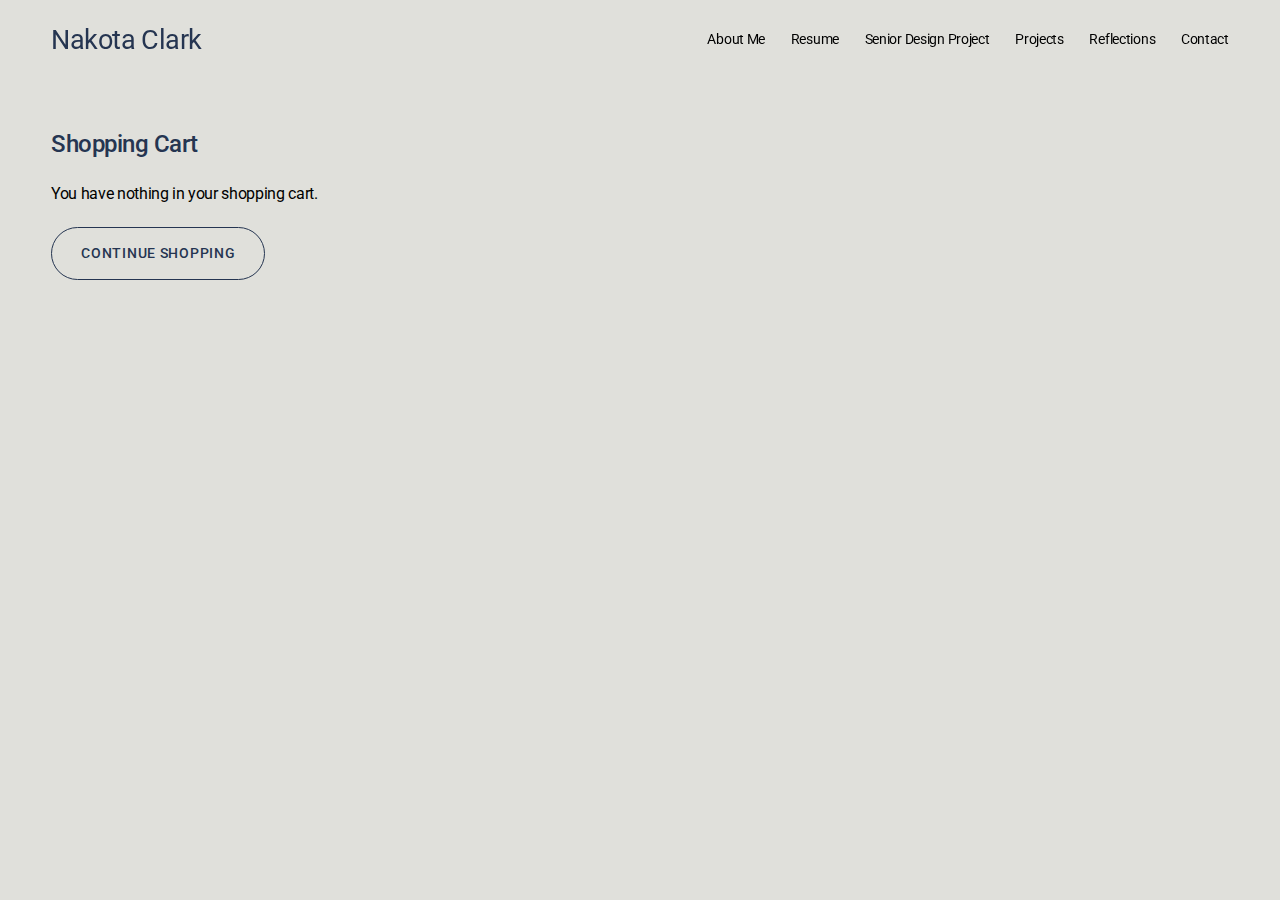
<file: cart.html>
<!doctype html>
<html xmlns:og="http://opengraphprotocol.org/schema/" xmlns:fb="http://www.facebook.com/2008/fbml" lang="en-US"  >
  <head>
	<base href="">
	<script src="js/rerouter.js"></script>
    <meta http-equiv="X-UA-Compatible" content="IE=edge,chrome=1">
    <meta name="viewport" content="width=device-width, initial-scale=1">
    <!-- nakotaclark -->

<meta charset="utf-8" />
<title>Nakota Clark</title>
<meta http-equiv="Accept-CH" content="Sec-CH-UA-Platform-Version, Sec-CH-UA-Model" /><link rel="icon" type="image/x-icon" href="https://assets.squarespace.com/universal/default-favicon.ico"/>
<meta property="og:site_name" content="Nakota Clark"/>
<meta property="og:title" content="Nakota Clark"/>
<meta property="og:type" content="website"/>
<meta property="og:image" content=""/>
<meta itemprop="name" content="Nakota Clark"/>
<meta itemprop="thumbnailUrl" content=""/>
<link rel="image_src" href="" />
<meta itemprop="image" content=""/>
<meta name="twitter:title" content="Nakota Clark"/>
<meta name="twitter:image" content=""/>
<meta name="twitter:card" content="summary"/>
<meta name="description" content="" />
<link rel="preconnect" href="https://images.squarespace-cdn.com">
<link rel="preconnect" href="https://fonts.gstatic.com" crossorigin>
<link rel="stylesheet" href="https://fonts.googleapis.com/css2?family=Roboto:ital,wght@0,400;0,500;0,700;1,400;1,700"><script type="text/javascript"  defer="true" nomodule="nomodule" src="js/legacy.js"></script>
<script type="text/javascript"  defer="true" src="js/modern.js"></script>
<script type="text/javascript">SQUARESPACE_ROLLUPS = {};</script>
<script>(function(rollups, name) { if (!rollups[name]) { rollups[name] = {}; } rollups[name].js = ["js/extract-css-runtime-3dfda9e98322802e-min.en-us.js"]; })(SQUARESPACE_ROLLUPS, 'squarespace-extract_css_runtime');</script>
<script  src="js/extract-css-runtime-3dfda9e98322802e-min.en-us.js" defer ></script><script>(function(rollups, name) { if (!rollups[name]) { rollups[name] = {}; } rollups[name].js = ["js/extract-css-moment-js-vendor-6f2a1f6ec9a41489-min.en-us.js"]; })(SQUARESPACE_ROLLUPS, 'squarespace-extract_css_moment_js_vendor');</script>
<script  src="js/extract-css-moment-js-vendor-6f2a1f6ec9a41489-min.en-us.js" defer ></script><script>(function(rollups, name) { if (!rollups[name]) { rollups[name] = {}; } rollups[name].js = ["js/cldr-resource-pack-c5175d8ac6fd7505-min.en-us.js"]; })(SQUARESPACE_ROLLUPS, 'squarespace-cldr_resource_pack');</script>
<script  src="js/cldr-resource-pack-c5175d8ac6fd7505-min.en-us.js" defer ></script><script>(function(rollups, name) { if (!rollups[name]) { rollups[name] = {}; } rollups[name].js = ["js/common-vendors-stable-fbd854d40b0804b7-min.en-us.js"]; })(SQUARESPACE_ROLLUPS, 'squarespace-common_vendors_stable');</script>
<script  src="js/common-vendors-stable-fbd854d40b0804b7-min.en-us.js" defer ></script><script>(function(rollups, name) { if (!rollups[name]) { rollups[name] = {}; } rollups[name].js = ["js/common-vendors-de7a5ee370fcd3c4-min.en-us.js"]; })(SQUARESPACE_ROLLUPS, 'squarespace-common_vendors');</script>
<script  src="js/common-vendors-de7a5ee370fcd3c4-min.en-us.js" defer ></script><script>(function(rollups, name) { if (!rollups[name]) { rollups[name] = {}; } rollups[name].js = ["js/common-2c4afa8634b509e9-min.en-us.js"]; })(SQUARESPACE_ROLLUPS, 'squarespace-common');</script>
<script  src="js/common-2c4afa8634b509e9-min.en-us.js" defer ></script><script>(function(rollups, name) { if (!rollups[name]) { rollups[name] = {}; } rollups[name].js = ["js/user-account-core-7bbab65d6fe82b72-min.en-us.js"]; })(SQUARESPACE_ROLLUPS, 'squarespace-user_account_core');</script>
<script  src="js/user-account-core-7bbab65d6fe82b72-min.en-us.js" defer ></script><script>(function(rollups, name) { if (!rollups[name]) { rollups[name] = {}; } rollups[name].css = ["css/user-account-core-e83df9d2d6f1f458-min.en-us.css"]; })(SQUARESPACE_ROLLUPS, 'squarespace-user_account_core');</script>
<link rel="stylesheet" type="text/css" href="css/user-account-core-e83df9d2d6f1f458-min.en-us.css"><script data-name="static-context">Static = window.Static || {}; Static.SQUARESPACE_CONTEXT = {"betaFeatureFlags":["override_block_styles","marketing_landing_page","i18n_beta_website_locales","supports_versioned_template_assets","marketing_automations","campaigns_import_discounts","new_stacked_index","campaigns_thumbnail_layout","contacts_and_campaigns_redesign","campaigns_new_image_layout_picker","enable_form_submission_trigger","scripts_defer","nested_categories","member_areas_feature","campaigns_discount_section_in_blasts","campaigns_merch_state","campaigns_discount_section_in_automations"],"facebookAppId":"314192535267336","facebookApiVersion":"v6.0","rollups":{"squarespace-announcement-bar":{"js":"js/announcement-bar-47f2b5ad20b5a1f8-min.en-us.js"},"squarespace-audio-player":{"css":"css/audio-player-b05f5197a871c566-min.en-us.css","js":"js/audio-player-8ff7d9e5bbaa61c6-min.en-us.js"},"squarespace-blog-collection-list":{"css":"css/blog-collection-list-b4046463b72f34e2-min.en-us.css","js":"js/blog-collection-list-d311389abad5cb4e-min.en-us.js"},"squarespace-calendar-block-renderer":{"css":"css/calendar-block-renderer-b72d08ba4421f5a0-min.en-us.css","js":"js/calendar-block-renderer-968cdc0f3cef83d5-min.en-us.js"},"squarespace-chartjs-helpers":{"css":"css/chartjs-helpers-96b256171ee039c1-min.en-us.css","js":"js/chartjs-helpers-9dceb144c7651c6b-min.en-us.js"},"squarespace-comments":{"css":"css/comments-3c0201f524dedf70-min.en-us.css","js":"js/comments-63c9c746fd817266-min.en-us.js"},"squarespace-custom-css-popup":{"css":"css/custom-css-popup-3548b2c6ee1a27f3-min.en-us.css","js":"js/custom-css-popup-d7c6b5603fddcff7-min.en-us.js"},"squarespace-dialog":{"css":"css/dialog-f9093f2d526b94df-min.en-us.css","js":"js/dialog-13bab3aa8f89013f-min.en-us.js"},"squarespace-events-collection":{"css":"css/events-collection-b72d08ba4421f5a0-min.en-us.css","js":"js/events-collection-2bc817af34c081b9-min.en-us.js"},"squarespace-form-rendering-utils":{"js":"js/form-rendering-utils-cc6c86a875e95a49-min.en-us.js"},"squarespace-forms":{"css":"css/forms-0afd3c6ac30bbab1-min.en-us.css","js":"js/forms-e8dfd92d01326da5-min.en-us.js"},"squarespace-gallery-collection-list":{"css":"css/gallery-collection-list-b4046463b72f34e2-min.en-us.css","js":"js/gallery-collection-list-576f85f760af6e95-min.en-us.js"},"squarespace-image-zoom":{"css":"css/image-zoom-b4046463b72f34e2-min.en-us.css","js":"js/image-zoom-48fa25f53a8051bf-min.en-us.js"},"squarespace-pinterest":{"css":"css/pinterest-b4046463b72f34e2-min.en-us.css","js":"js/pinterest-6a1b72510147fc54-min.en-us.js"},"squarespace-popup-overlay":{"css":"css/popup-overlay-b742b752f5880972-min.en-us.css","js":"js/popup-overlay-9028421b4e1ff9e0-min.en-us.js"},"squarespace-product-quick-view":{"css":"css/product-quick-view-9052fb446c5800ee-min.en-us.css","js":"js/product-quick-view-3f5fa554a96ad391-min.en-us.js"},"squarespace-products-collection-item-v2":{"css":"css/products-collection-item-v2-b4046463b72f34e2-min.en-us.css","js":"js/products-collection-item-v2-18f8dd35f59f518d-min.en-us.js"},"squarespace-products-collection-list-v2":{"css":"css/products-collection-list-v2-b4046463b72f34e2-min.en-us.css","js":"js/products-collection-list-v2-de04c98879eafaa3-min.en-us.js"},"squarespace-search-page":{"css":"css/search-page-90a67fc09b9b32c6-min.en-us.css","js":"js/search-page-e5f1372318aea976-min.en-us.js"},"squarespace-search-preview":{"js":"js/search-preview-151ffba8baf13bd7-min.en-us.js"},"squarespace-simple-liking":{"css":"css/simple-liking-701bf8bbc05ec6aa-min.en-us.css","js":"js/simple-liking-8213887e30899090-min.en-us.js"},"squarespace-social-buttons":{"css":"css/social-buttons-95032e5fa98e47a5-min.en-us.css","js":"js/social-buttons-ec53e1f9f187c498-min.en-us.js"},"squarespace-tourdates":{"css":"css/tourdates-b4046463b72f34e2-min.en-us.css","js":"js/tourdates-1e51660fbb6b71ba-min.en-us.js"},"squarespace-website-overlays-manager":{"css":"css/website-overlays-manager-07ea5a4e004e6710-min.en-us.css","js":"js/website-overlays-manager-5f4642c4f6c295de-min.en-us.js"}},"pageType":205,"website":{"id":"68cb1854bdaa5f448ea2534c","identifier":"nakotaclark","websiteType":1,"contentModifiedOn":1758167242464,"cloneable":false,"hasBeenCloneable":false,"siteStatus":{},"language":"en-US","translationLocale":"en-US","timeZone":"America/Chicago","machineTimeZoneOffset":-18000000,"timeZoneOffset":-18000000,"timeZoneAbbr":"CDT","siteTitle":"Nakota Clark","fullSiteTitle":"Nakota Clark","siteDescription":"","location":{},"shareButtonOptions":{"2":true,"8":true,"1":true,"7":true,"3":true,"4":true,"6":true},"authenticUrl":"https://www.nakotaclark.com","internalUrl":"https://nakotaclark.squarespace.com","baseUrl":"https://www.nakotaclark.com","primaryDomain":"www.nakotaclark.com","sslSetting":3,"isHstsEnabled":true,"typekitId":"","statsMigrated":false,"imageMetadataProcessingEnabled":false,"screenshotId":"ed84f3b3387cc7a2441d2629f0d82088f732c3043be937320a0913ef2a09d804","captchaSettings":{"enabledForDonations":false},"showOwnerLogin":false},"websiteSettings":{"id":"68cb1854bdaa5f448ea2534e","websiteId":"68cb1854bdaa5f448ea2534c","subjects":[],"country":"US","state":"IA","simpleLikingEnabled":true,"mobileInfoBarSettings":{"isContactEmailEnabled":false,"isContactPhoneNumberEnabled":false,"isLocationEnabled":false,"isBusinessHoursEnabled":false},"announcementBarSettings":{},"commentLikesAllowed":true,"commentAnonAllowed":true,"commentThreaded":true,"commentApprovalRequired":false,"commentAvatarsOn":true,"commentSortType":2,"commentFlagThreshold":0,"commentFlagsAllowed":true,"commentEnableByDefault":true,"commentDisableAfterDaysDefault":0,"disqusShortname":"","commentsEnabled":false,"businessHours":{},"storeSettings":{"returnPolicy":null,"termsOfService":null,"privacyPolicy":null,"expressCheckout":false,"continueShoppingLinkUrl":"/","useLightCart":false,"showNoteField":false,"shippingCountryDefaultValue":"US","billToShippingDefaultValue":false,"showShippingPhoneNumber":true,"isShippingPhoneRequired":false,"showBillingPhoneNumber":true,"isBillingPhoneRequired":false,"currenciesSupported":["USD","CAD","GBP","AUD","EUR","CHF","NOK","SEK","DKK","NZD","SGD","MXN","HKD","CZK","ILS","MYR","RUB","PHP","PLN","THB","BRL","ARS","COP","IDR","INR","JPY","ZAR"],"defaultCurrency":"USD","selectedCurrency":"USD","measurementStandard":1,"showCustomCheckoutForm":false,"checkoutPageMarketingOptInEnabled":true,"enableMailingListOptInByDefault":false,"sameAsRetailLocation":false,"merchandisingSettings":{"scarcityEnabledOnProductItems":false,"scarcityEnabledOnProductBlocks":false,"scarcityMessageType":"DEFAULT_SCARCITY_MESSAGE","scarcityThreshold":10,"multipleQuantityAllowedForServices":true,"restockNotificationsEnabled":false,"restockNotificationsMailingListSignUpEnabled":false,"relatedProductsEnabled":false,"relatedProductsOrdering":"random","soldOutVariantsDropdownDisabled":false,"productComposerOptedIn":false,"productComposerABTestOptedOut":false,"productReviewsEnabled":false},"minimumOrderSubtotalEnabled":false,"minimumOrderSubtotal":{"currency":"USD","value":"0.00"},"isLive":false,"multipleQuantityAllowedForServices":true},"useEscapeKeyToLogin":false,"ssBadgeType":1,"ssBadgePosition":4,"ssBadgeVisibility":1,"ssBadgeDevices":1,"pinterestOverlayOptions":{"mode":"disabled"},"userAccountsSettings":{"loginAllowed":true,"signupAllowed":true}},"cookieSettings":{"isCookieBannerEnabled":false,"isRestrictiveCookiePolicyEnabled":false,"cookieBannerText":"","cookieBannerTheme":"","cookieBannerVariant":"","cookieBannerPosition":"","cookieBannerCtaVariant":"","cookieBannerCtaText":"","cookieBannerAcceptType":"OPT_IN","cookieBannerOptOutCtaText":"","cookieBannerHasOptOut":false,"cookieBannerHasManageCookies":true,"cookieBannerManageCookiesLabel":"","cookieBannerSavedPreferencesText":"","cookieBannerSavedPreferencesLayout":"PILL"},"websiteCloneable":false,"subscribed":false,"appDomain":"squarespace.com","templateTweakable":true,"tweakJSON":{"form-use-theme-colors":"true","header-logo-height":"20px","header-mobile-logo-max-height":"30px","header-vert-padding":"2vw","header-width":"Full","maxPageWidth":"2000px","mobile-header-vert-padding":"6vw","pagePadding":"4vw","tweak-blog-alternating-side-by-side-image-aspect-ratio":"1:1 Square","tweak-blog-alternating-side-by-side-image-spacing":"6%","tweak-blog-alternating-side-by-side-meta-spacing":"20px","tweak-blog-alternating-side-by-side-primary-meta":"Categories","tweak-blog-alternating-side-by-side-read-more-spacing":"20px","tweak-blog-alternating-side-by-side-secondary-meta":"Date","tweak-blog-basic-grid-columns":"3","tweak-blog-basic-grid-image-aspect-ratio":"3:2 Standard","tweak-blog-basic-grid-image-spacing":"35px","tweak-blog-basic-grid-meta-spacing":"25px","tweak-blog-basic-grid-primary-meta":"Categories","tweak-blog-basic-grid-read-more-spacing":"20px","tweak-blog-basic-grid-secondary-meta":"Date","tweak-blog-item-custom-width":"50","tweak-blog-item-show-author-profile":"false","tweak-blog-item-width":"Medium","tweak-blog-masonry-columns":"2","tweak-blog-masonry-horizontal-spacing":"30px","tweak-blog-masonry-image-spacing":"20px","tweak-blog-masonry-meta-spacing":"20px","tweak-blog-masonry-primary-meta":"Categories","tweak-blog-masonry-read-more-spacing":"20px","tweak-blog-masonry-secondary-meta":"Date","tweak-blog-masonry-vertical-spacing":"30px","tweak-blog-side-by-side-image-aspect-ratio":"1:1 Square","tweak-blog-side-by-side-image-spacing":"6%","tweak-blog-side-by-side-meta-spacing":"20px","tweak-blog-side-by-side-primary-meta":"Categories","tweak-blog-side-by-side-read-more-spacing":"20px","tweak-blog-side-by-side-secondary-meta":"Date","tweak-blog-single-column-image-spacing":"50px","tweak-blog-single-column-meta-spacing":"30px","tweak-blog-single-column-primary-meta":"Categories","tweak-blog-single-column-read-more-spacing":"15px","tweak-blog-single-column-secondary-meta":"Date","tweak-events-stacked-show-thumbnails":"true","tweak-events-stacked-thumbnail-size":"3:2 Standard","tweak-fixed-header":"false","tweak-fixed-header-style":"Basic","tweak-global-animations-animation-curve":"ease","tweak-global-animations-animation-delay":"0.1s","tweak-global-animations-animation-duration":"0.1s","tweak-global-animations-animation-style":"fade","tweak-global-animations-animation-type":"none","tweak-global-animations-complexity-level":"detailed","tweak-global-animations-enabled":"false","tweak-portfolio-grid-basic-custom-height":"50","tweak-portfolio-grid-overlay-custom-height":"50","tweak-portfolio-hover-follow-acceleration":"10%","tweak-portfolio-hover-follow-animation-duration":"Fast","tweak-portfolio-hover-follow-animation-type":"Fade","tweak-portfolio-hover-follow-delimiter":"Bullet","tweak-portfolio-hover-follow-front":"false","tweak-portfolio-hover-follow-layout":"Inline","tweak-portfolio-hover-follow-size":"50","tweak-portfolio-hover-follow-text-spacing-x":"1.5","tweak-portfolio-hover-follow-text-spacing-y":"1.5","tweak-portfolio-hover-static-animation-duration":"Fast","tweak-portfolio-hover-static-animation-type":"Fade","tweak-portfolio-hover-static-delimiter":"Hyphen","tweak-portfolio-hover-static-front":"true","tweak-portfolio-hover-static-layout":"Inline","tweak-portfolio-hover-static-size":"50","tweak-portfolio-hover-static-text-spacing-x":"1.5","tweak-portfolio-hover-static-text-spacing-y":"1.5","tweak-portfolio-index-background-animation-duration":"Medium","tweak-portfolio-index-background-animation-type":"Fade","tweak-portfolio-index-background-custom-height":"50","tweak-portfolio-index-background-delimiter":"None","tweak-portfolio-index-background-height":"Large","tweak-portfolio-index-background-horizontal-alignment":"Center","tweak-portfolio-index-background-link-format":"Stacked","tweak-portfolio-index-background-persist":"false","tweak-portfolio-index-background-vertical-alignment":"Middle","tweak-portfolio-index-background-width":"Full","tweak-product-basic-item-click-action":"None","tweak-product-basic-item-gallery-aspect-ratio":"3:4 Three-Four (Vertical)","tweak-product-basic-item-gallery-design":"Slideshow","tweak-product-basic-item-gallery-width":"50%","tweak-product-basic-item-hover-action":"None","tweak-product-basic-item-image-spacing":"2vw","tweak-product-basic-item-image-zoom-factor":"2","tweak-product-basic-item-product-variant-display":"Dropdown","tweak-product-basic-item-thumbnail-placement":"Side","tweak-product-basic-item-variant-picker-layout":"Dropdowns","tweak-products-add-to-cart-button":"false","tweak-products-columns":"2","tweak-products-gutter-column":"2vw","tweak-products-gutter-row":"5vw","tweak-products-header-text-alignment":"Middle","tweak-products-image-aspect-ratio":"1:1 Square","tweak-products-image-text-spacing":"1.5vw","tweak-products-mobile-columns":"1","tweak-products-text-alignment":"Left","tweak-products-width":"Full","tweak-transparent-header":"true"},"templateId":"5c5a519771c10ba3470d8101","templateVersion":"7.1","pageFeatures":[3,4],"gmRenderKey":"QUl6YVN5Q0JUUk9xNkx1dkZfSUUxcjQ2LVQ0QWVUU1YtMGQ3bXk4","templateScriptsRootUrl":"https://static1.squarespace.com/static/vta/5c5a519771c10ba3470d8101/scripts/","impersonatedSession":false,"tzData":{"zones":[[-360,"US","C%sT",null]],"rules":{"US":[[1967,2006,null,"Oct","lastSun","2:00","0","S"],[1987,2006,null,"Apr","Sun>=1","2:00","1:00","D"],[2007,"max",null,"Mar","Sun>=8","2:00","1:00","D"],[2007,"max",null,"Nov","Sun>=1","2:00","0","S"]]}},"showAnnouncementBar":false,"recaptchaEnterpriseContext":{"recaptchaEnterpriseSiteKey":"6LdDFQwjAAAAAPigEvvPgEVbb7QBm-TkVJdDTlAv"},"i18nContext":{"timeZoneData":{"id":"America/Chicago","name":"Central Time"}},"env":"PRODUCTION","visitorFormContext":{"formFieldFormats":{"initialPhoneFormat":{"id":0,"type":"PHONE_NUMBER","country":"US","labelLocale":"en-US","fields":[{"type":"SEPARATOR","label":"(","identifier":"LeftParen","length":0,"required":false,"metadata":{}},{"type":"FIELD","label":"1","identifier":"1","length":3,"required":false,"metadata":{}},{"type":"SEPARATOR","label":")","identifier":"RightParen","length":0,"required":false,"metadata":{}},{"type":"SEPARATOR","label":" ","identifier":"Space","length":0,"required":false,"metadata":{}},{"type":"FIELD","label":"2","identifier":"2","length":3,"required":false,"metadata":{}},{"type":"SEPARATOR","label":"-","identifier":"Dash","length":0,"required":false,"metadata":{}},{"type":"FIELD","label":"3","identifier":"3","length":14,"required":false,"metadata":{}}]},"initialNameOrder":"GIVEN_FIRST","initialAddressFormat":{"id":0,"type":"ADDRESS","country":"US","labelLocale":"en","fields":[{"type":"FIELD","label":"Address Line 1","identifier":"Line1","length":0,"required":true,"metadata":{"autocomplete":"address-line1"}},{"type":"SEPARATOR","label":"\n","identifier":"Newline","length":0,"required":false,"metadata":{}},{"type":"FIELD","label":"Address Line 2","identifier":"Line2","length":0,"required":false,"metadata":{"autocomplete":"address-line2"}},{"type":"SEPARATOR","label":"\n","identifier":"Newline","length":0,"required":false,"metadata":{}},{"type":"FIELD","label":"City","identifier":"City","length":0,"required":true,"metadata":{"autocomplete":"address-level2"}},{"type":"SEPARATOR","label":",","identifier":"Comma","length":0,"required":false,"metadata":{}},{"type":"SEPARATOR","label":" ","identifier":"Space","length":0,"required":false,"metadata":{}},{"type":"FIELD","label":"State","identifier":"State","length":0,"required":true,"metadata":{"autocomplete":"address-level1"}},{"type":"SEPARATOR","label":" ","identifier":"Space","length":0,"required":false,"metadata":{}},{"type":"FIELD","label":"ZIP Code","identifier":"Zip","length":0,"required":true,"metadata":{"autocomplete":"postal-code"}}]},"countries":[{"name":"Afghanistan","code":"AF","phoneCode":"+93"},{"name":"\u00C5land Islands","code":"AX","phoneCode":"+358"},{"name":"Albania","code":"AL","phoneCode":"+355"},{"name":"Algeria","code":"DZ","phoneCode":"+213"},{"name":"American Samoa","code":"AS","phoneCode":"+1"},{"name":"Andorra","code":"AD","phoneCode":"+376"},{"name":"Angola","code":"AO","phoneCode":"+244"},{"name":"Anguilla","code":"AI","phoneCode":"+1"},{"name":"Antigua & Barbuda","code":"AG","phoneCode":"+1"},{"name":"Argentina","code":"AR","phoneCode":"+54"},{"name":"Armenia","code":"AM","phoneCode":"+374"},{"name":"Aruba","code":"AW","phoneCode":"+297"},{"name":"Ascension Island","code":"AC","phoneCode":"+247"},{"name":"Australia","code":"AU","phoneCode":"+61"},{"name":"Austria","code":"AT","phoneCode":"+43"},{"name":"Azerbaijan","code":"AZ","phoneCode":"+994"},{"name":"Bahamas","code":"BS","phoneCode":"+1"},{"name":"Bahrain","code":"BH","phoneCode":"+973"},{"name":"Bangladesh","code":"BD","phoneCode":"+880"},{"name":"Barbados","code":"BB","phoneCode":"+1"},{"name":"Belarus","code":"BY","phoneCode":"+375"},{"name":"Belgium","code":"BE","phoneCode":"+32"},{"name":"Belize","code":"BZ","phoneCode":"+501"},{"name":"Benin","code":"BJ","phoneCode":"+229"},{"name":"Bermuda","code":"BM","phoneCode":"+1"},{"name":"Bhutan","code":"BT","phoneCode":"+975"},{"name":"Bolivia","code":"BO","phoneCode":"+591"},{"name":"Bosnia & Herzegovina","code":"BA","phoneCode":"+387"},{"name":"Botswana","code":"BW","phoneCode":"+267"},{"name":"Brazil","code":"BR","phoneCode":"+55"},{"name":"British Indian Ocean Territory","code":"IO","phoneCode":"+246"},{"name":"British Virgin Islands","code":"VG","phoneCode":"+1"},{"name":"Brunei","code":"BN","phoneCode":"+673"},{"name":"Bulgaria","code":"BG","phoneCode":"+359"},{"name":"Burkina Faso","code":"BF","phoneCode":"+226"},{"name":"Burundi","code":"BI","phoneCode":"+257"},{"name":"Cambodia","code":"KH","phoneCode":"+855"},{"name":"Cameroon","code":"CM","phoneCode":"+237"},{"name":"Canada","code":"CA","phoneCode":"+1"},{"name":"Cape Verde","code":"CV","phoneCode":"+238"},{"name":"Caribbean Netherlands","code":"BQ","phoneCode":"+599"},{"name":"Cayman Islands","code":"KY","phoneCode":"+1"},{"name":"Central African Republic","code":"CF","phoneCode":"+236"},{"name":"Chad","code":"TD","phoneCode":"+235"},{"name":"Chile","code":"CL","phoneCode":"+56"},{"name":"China","code":"CN","phoneCode":"+86"},{"name":"Christmas Island","code":"CX","phoneCode":"+61"},{"name":"Cocos (Keeling) Islands","code":"CC","phoneCode":"+61"},{"name":"Colombia","code":"CO","phoneCode":"+57"},{"name":"Comoros","code":"KM","phoneCode":"+269"},{"name":"Congo - Brazzaville","code":"CG","phoneCode":"+242"},{"name":"Congo - Kinshasa","code":"CD","phoneCode":"+243"},{"name":"Cook Islands","code":"CK","phoneCode":"+682"},{"name":"Costa Rica","code":"CR","phoneCode":"+506"},{"name":"C\u00F4te d\u2019Ivoire","code":"CI","phoneCode":"+225"},{"name":"Croatia","code":"HR","phoneCode":"+385"},{"name":"Cuba","code":"CU","phoneCode":"+53"},{"name":"Cura\u00E7ao","code":"CW","phoneCode":"+599"},{"name":"Cyprus","code":"CY","phoneCode":"+357"},{"name":"Czechia","code":"CZ","phoneCode":"+420"},{"name":"Denmark","code":"DK","phoneCode":"+45"},{"name":"Djibouti","code":"DJ","phoneCode":"+253"},{"name":"Dominica","code":"DM","phoneCode":"+1"},{"name":"Dominican Republic","code":"DO","phoneCode":"+1"},{"name":"Ecuador","code":"EC","phoneCode":"+593"},{"name":"Egypt","code":"EG","phoneCode":"+20"},{"name":"El Salvador","code":"SV","phoneCode":"+503"},{"name":"Equatorial Guinea","code":"GQ","phoneCode":"+240"},{"name":"Eritrea","code":"ER","phoneCode":"+291"},{"name":"Estonia","code":"EE","phoneCode":"+372"},{"name":"Eswatini","code":"SZ","phoneCode":"+268"},{"name":"Ethiopia","code":"ET","phoneCode":"+251"},{"name":"Falkland Islands","code":"FK","phoneCode":"+500"},{"name":"Faroe Islands","code":"FO","phoneCode":"+298"},{"name":"Fiji","code":"FJ","phoneCode":"+679"},{"name":"Finland","code":"FI","phoneCode":"+358"},{"name":"France","code":"FR","phoneCode":"+33"},{"name":"French Guiana","code":"GF","phoneCode":"+594"},{"name":"French Polynesia","code":"PF","phoneCode":"+689"},{"name":"Gabon","code":"GA","phoneCode":"+241"},{"name":"Gambia","code":"GM","phoneCode":"+220"},{"name":"Georgia","code":"GE","phoneCode":"+995"},{"name":"Germany","code":"DE","phoneCode":"+49"},{"name":"Ghana","code":"GH","phoneCode":"+233"},{"name":"Gibraltar","code":"GI","phoneCode":"+350"},{"name":"Greece","code":"GR","phoneCode":"+30"},{"name":"Greenland","code":"GL","phoneCode":"+299"},{"name":"Grenada","code":"GD","phoneCode":"+1"},{"name":"Guadeloupe","code":"GP","phoneCode":"+590"},{"name":"Guam","code":"GU","phoneCode":"+1"},{"name":"Guatemala","code":"GT","phoneCode":"+502"},{"name":"Guernsey","code":"GG","phoneCode":"+44"},{"name":"Guinea","code":"GN","phoneCode":"+224"},{"name":"Guinea-Bissau","code":"GW","phoneCode":"+245"},{"name":"Guyana","code":"GY","phoneCode":"+592"},{"name":"Haiti","code":"HT","phoneCode":"+509"},{"name":"Honduras","code":"HN","phoneCode":"+504"},{"name":"Hong Kong SAR China","code":"HK","phoneCode":"+852"},{"name":"Hungary","code":"HU","phoneCode":"+36"},{"name":"Iceland","code":"IS","phoneCode":"+354"},{"name":"India","code":"IN","phoneCode":"+91"},{"name":"Indonesia","code":"ID","phoneCode":"+62"},{"name":"Iran","code":"IR","phoneCode":"+98"},{"name":"Iraq","code":"IQ","phoneCode":"+964"},{"name":"Ireland","code":"IE","phoneCode":"+353"},{"name":"Isle of Man","code":"IM","phoneCode":"+44"},{"name":"Israel","code":"IL","phoneCode":"+972"},{"name":"Italy","code":"IT","phoneCode":"+39"},{"name":"Jamaica","code":"JM","phoneCode":"+1"},{"name":"Japan","code":"JP","phoneCode":"+81"},{"name":"Jersey","code":"JE","phoneCode":"+44"},{"name":"Jordan","code":"JO","phoneCode":"+962"},{"name":"Kazakhstan","code":"KZ","phoneCode":"+7"},{"name":"Kenya","code":"KE","phoneCode":"+254"},{"name":"Kiribati","code":"KI","phoneCode":"+686"},{"name":"Kosovo","code":"XK","phoneCode":"+383"},{"name":"Kuwait","code":"KW","phoneCode":"+965"},{"name":"Kyrgyzstan","code":"KG","phoneCode":"+996"},{"name":"Laos","code":"LA","phoneCode":"+856"},{"name":"Latvia","code":"LV","phoneCode":"+371"},{"name":"Lebanon","code":"LB","phoneCode":"+961"},{"name":"Lesotho","code":"LS","phoneCode":"+266"},{"name":"Liberia","code":"LR","phoneCode":"+231"},{"name":"Libya","code":"LY","phoneCode":"+218"},{"name":"Liechtenstein","code":"LI","phoneCode":"+423"},{"name":"Lithuania","code":"LT","phoneCode":"+370"},{"name":"Luxembourg","code":"LU","phoneCode":"+352"},{"name":"Macao SAR China","code":"MO","phoneCode":"+853"},{"name":"Madagascar","code":"MG","phoneCode":"+261"},{"name":"Malawi","code":"MW","phoneCode":"+265"},{"name":"Malaysia","code":"MY","phoneCode":"+60"},{"name":"Maldives","code":"MV","phoneCode":"+960"},{"name":"Mali","code":"ML","phoneCode":"+223"},{"name":"Malta","code":"MT","phoneCode":"+356"},{"name":"Marshall Islands","code":"MH","phoneCode":"+692"},{"name":"Martinique","code":"MQ","phoneCode":"+596"},{"name":"Mauritania","code":"MR","phoneCode":"+222"},{"name":"Mauritius","code":"MU","phoneCode":"+230"},{"name":"Mayotte","code":"YT","phoneCode":"+262"},{"name":"Mexico","code":"MX","phoneCode":"+52"},{"name":"Micronesia","code":"FM","phoneCode":"+691"},{"name":"Moldova","code":"MD","phoneCode":"+373"},{"name":"Monaco","code":"MC","phoneCode":"+377"},{"name":"Mongolia","code":"MN","phoneCode":"+976"},{"name":"Montenegro","code":"ME","phoneCode":"+382"},{"name":"Montserrat","code":"MS","phoneCode":"+1"},{"name":"Morocco","code":"MA","phoneCode":"+212"},{"name":"Mozambique","code":"MZ","phoneCode":"+258"},{"name":"Myanmar (Burma)","code":"MM","phoneCode":"+95"},{"name":"Namibia","code":"NA","phoneCode":"+264"},{"name":"Nauru","code":"NR","phoneCode":"+674"},{"name":"Nepal","code":"NP","phoneCode":"+977"},{"name":"Netherlands","code":"NL","phoneCode":"+31"},{"name":"New Caledonia","code":"NC","phoneCode":"+687"},{"name":"New Zealand","code":"NZ","phoneCode":"+64"},{"name":"Nicaragua","code":"NI","phoneCode":"+505"},{"name":"Niger","code":"NE","phoneCode":"+227"},{"name":"Nigeria","code":"NG","phoneCode":"+234"},{"name":"Niue","code":"NU","phoneCode":"+683"},{"name":"Norfolk Island","code":"NF","phoneCode":"+672"},{"name":"Northern Mariana Islands","code":"MP","phoneCode":"+1"},{"name":"North Korea","code":"KP","phoneCode":"+850"},{"name":"North Macedonia","code":"MK","phoneCode":"+389"},{"name":"Norway","code":"NO","phoneCode":"+47"},{"name":"Oman","code":"OM","phoneCode":"+968"},{"name":"Pakistan","code":"PK","phoneCode":"+92"},{"name":"Palau","code":"PW","phoneCode":"+680"},{"name":"Palestinian Territories","code":"PS","phoneCode":"+970"},{"name":"Panama","code":"PA","phoneCode":"+507"},{"name":"Papua New Guinea","code":"PG","phoneCode":"+675"},{"name":"Paraguay","code":"PY","phoneCode":"+595"},{"name":"Peru","code":"PE","phoneCode":"+51"},{"name":"Philippines","code":"PH","phoneCode":"+63"},{"name":"Poland","code":"PL","phoneCode":"+48"},{"name":"Portugal","code":"PT","phoneCode":"+351"},{"name":"Puerto Rico","code":"PR","phoneCode":"+1"},{"name":"Qatar","code":"QA","phoneCode":"+974"},{"name":"R\u00E9union","code":"RE","phoneCode":"+262"},{"name":"Romania","code":"RO","phoneCode":"+40"},{"name":"Russia","code":"RU","phoneCode":"+7"},{"name":"Rwanda","code":"RW","phoneCode":"+250"},{"name":"Samoa","code":"WS","phoneCode":"+685"},{"name":"San Marino","code":"SM","phoneCode":"+378"},{"name":"S\u00E3o Tom\u00E9 & Pr\u00EDncipe","code":"ST","phoneCode":"+239"},{"name":"Saudi Arabia","code":"SA","phoneCode":"+966"},{"name":"Senegal","code":"SN","phoneCode":"+221"},{"name":"Serbia","code":"RS","phoneCode":"+381"},{"name":"Seychelles","code":"SC","phoneCode":"+248"},{"name":"Sierra Leone","code":"SL","phoneCode":"+232"},{"name":"Singapore","code":"SG","phoneCode":"+65"},{"name":"Sint Maarten","code":"SX","phoneCode":"+1"},{"name":"Slovakia","code":"SK","phoneCode":"+421"},{"name":"Slovenia","code":"SI","phoneCode":"+386"},{"name":"Solomon Islands","code":"SB","phoneCode":"+677"},{"name":"Somalia","code":"SO","phoneCode":"+252"},{"name":"South Africa","code":"ZA","phoneCode":"+27"},{"name":"South Korea","code":"KR","phoneCode":"+82"},{"name":"South Sudan","code":"SS","phoneCode":"+211"},{"name":"Spain","code":"ES","phoneCode":"+34"},{"name":"Sri Lanka","code":"LK","phoneCode":"+94"},{"name":"St. Barth\u00E9lemy","code":"BL","phoneCode":"+590"},{"name":"St. Helena","code":"SH","phoneCode":"+290"},{"name":"St. Kitts & Nevis","code":"KN","phoneCode":"+1"},{"name":"St. Lucia","code":"LC","phoneCode":"+1"},{"name":"St. Martin","code":"MF","phoneCode":"+590"},{"name":"St. Pierre & Miquelon","code":"PM","phoneCode":"+508"},{"name":"St. Vincent & Grenadines","code":"VC","phoneCode":"+1"},{"name":"Sudan","code":"SD","phoneCode":"+249"},{"name":"Suriname","code":"SR","phoneCode":"+597"},{"name":"Svalbard & Jan Mayen","code":"SJ","phoneCode":"+47"},{"name":"Sweden","code":"SE","phoneCode":"+46"},{"name":"Switzerland","code":"CH","phoneCode":"+41"},{"name":"Syria","code":"SY","phoneCode":"+963"},{"name":"Taiwan","code":"TW","phoneCode":"+886"},{"name":"Tajikistan","code":"TJ","phoneCode":"+992"},{"name":"Tanzania","code":"TZ","phoneCode":"+255"},{"name":"Thailand","code":"TH","phoneCode":"+66"},{"name":"Timor-Leste","code":"TL","phoneCode":"+670"},{"name":"Togo","code":"TG","phoneCode":"+228"},{"name":"Tokelau","code":"TK","phoneCode":"+690"},{"name":"Tonga","code":"TO","phoneCode":"+676"},{"name":"Trinidad & Tobago","code":"TT","phoneCode":"+1"},{"name":"Tristan da Cunha","code":"TA","phoneCode":"+290"},{"name":"Tunisia","code":"TN","phoneCode":"+216"},{"name":"T\u00FCrkiye","code":"TR","phoneCode":"+90"},{"name":"Turkmenistan","code":"TM","phoneCode":"+993"},{"name":"Turks & Caicos Islands","code":"TC","phoneCode":"+1"},{"name":"Tuvalu","code":"TV","phoneCode":"+688"},{"name":"U.S. Virgin Islands","code":"VI","phoneCode":"+1"},{"name":"Uganda","code":"UG","phoneCode":"+256"},{"name":"Ukraine","code":"UA","phoneCode":"+380"},{"name":"United Arab Emirates","code":"AE","phoneCode":"+971"},{"name":"United Kingdom","code":"GB","phoneCode":"+44"},{"name":"United States","code":"US","phoneCode":"+1"},{"name":"Uruguay","code":"UY","phoneCode":"+598"},{"name":"Uzbekistan","code":"UZ","phoneCode":"+998"},{"name":"Vanuatu","code":"VU","phoneCode":"+678"},{"name":"Vatican City","code":"VA","phoneCode":"+39"},{"name":"Venezuela","code":"VE","phoneCode":"+58"},{"name":"Vietnam","code":"VN","phoneCode":"+84"},{"name":"Wallis & Futuna","code":"WF","phoneCode":"+681"},{"name":"Western Sahara","code":"EH","phoneCode":"+212"},{"name":"Yemen","code":"YE","phoneCode":"+967"},{"name":"Zambia","code":"ZM","phoneCode":"+260"},{"name":"Zimbabwe","code":"ZW","phoneCode":"+263"}]},"localizedStrings":{"validation":{"noValidSelection":"A valid selection must be made.","invalidUrl":"Must be a valid URL.","stringTooLong":"Value should have a length no longer than {0}.","containsInvalidKey":"{0} contains an invalid key.","invalidTwitterUsername":"Must be a valid Twitter username.","valueOutsideRange":"Value must be in the range {0} to {1}.","invalidPassword":"Passwords should not contain whitespace.","missingRequiredSubfields":"{0} is missing required subfields: {1}","invalidCurrency":"Currency value should be formatted like 1234 or 123.99.","invalidMapSize":"Value should contain exactly {0} elements.","subfieldsRequired":"All fields in {0} are required.","formSubmissionFailed":"Form submission failed. Review the following information: {0}.","invalidCountryCode":"Country code should have an optional plus and up to 4 digits.","invalidDate":"This is not a real date.","required":"{0} is required.","invalidStringLength":"Value should be {0} characters long.","invalidEmail":"Email addresses should follow the format user@domain.com.","invalidListLength":"Value should be {0} elements long.","allEmpty":"Please fill out at least one form field.","missingRequiredQuestion":"Missing a required question.","invalidQuestion":"Contained an invalid question.","captchaFailure":"Captcha validation failed. Please try again.","stringTooShort":"Value should have a length of at least {0}.","invalid":"{0} is not valid.","formErrors":"Form Errors","containsInvalidValue":"{0} contains an invalid value.","invalidUnsignedNumber":"Numbers must contain only digits and no other characters.","invalidName":"Valid names contain only letters, numbers, spaces, ', or - characters."},"submit":"Submit","status":{"title":"{@} Block","learnMore":"Learn more"},"name":{"firstName":"First Name","lastName":"Last Name"},"lightbox":{"openForm":"Open Form"},"likert":{"agree":"Agree","stronglyDisagree":"Strongly Disagree","disagree":"Disagree","stronglyAgree":"Strongly Agree","neutral":"Neutral"},"time":{"am":"AM","second":"Second","pm":"PM","minute":"Minute","amPm":"AM/PM","hour":"Hour"},"notFound":"Form not found.","date":{"yyyy":"YYYY","year":"Year","mm":"MM","day":"Day","month":"Month","dd":"DD"},"phone":{"country":"Country","number":"Number","prefix":"Prefix","areaCode":"Area Code","line":"Line"},"submitError":"Unable to submit form. Please try again later.","address":{"stateProvince":"State/Province","country":"Country","zipPostalCode":"Zip/Postal Code","address2":"Address 2","address1":"Address 1","city":"City"},"email":{"signUp":"Sign up for news and updates"},"cannotSubmitDemoForm":"This is a demo form and cannot be submitted.","required":"(required)","invalidData":"Invalid form data."}}};</script><script type="application/ld+json">{"url":"https://www.nakotaclark.com","name":"Nakota Clark","description":"","@context":"http://schema.org","@type":"WebSite"}</script><script type="application/ld+json">{"address":"","openingHours":"","@context":"http://schema.org","@type":"LocalBusiness"}</script><link rel="stylesheet" type="text/css" href="css/site.css"/><meta name="ROBOTS" content="NOINDEX">
<script>Static.COOKIE_BANNER_CAPABLE = true;</script>
<!-- End of Squarespace Headers -->
    <link rel="stylesheet" type="text/css" href="css/static.css">
  </head>

  <body
    id="cart"
    class="
      form-use-theme-colors form-field-style-outline form-field-shape-pill form-field-border-all form-field-checkbox-type-icon form-field-checkbox-fill-outline form-field-checkbox-color-inverted form-field-checkbox-shape-rounded form-field-checkbox-layout-fit form-field-radio-type-icon form-field-radio-fill-outline form-field-radio-color-inverted form-field-radio-shape-rounded form-field-radio-layout-fit form-field-survey-fill-outline form-field-survey-color-inverted form-field-survey-shape-rounded form-field-hover-focus-outline form-submit-button-style-label tweak-portfolio-grid-overlay-width-full tweak-portfolio-grid-overlay-height-large tweak-portfolio-grid-overlay-image-aspect-ratio-11-square tweak-portfolio-grid-overlay-text-placement-center tweak-portfolio-grid-overlay-show-text-after-hover image-block-poster-text-alignment-left image-block-card-content-position-center image-block-card-text-alignment-left image-block-overlap-content-position-center image-block-overlap-text-alignment-left image-block-collage-content-position-center image-block-collage-text-alignment-left image-block-stack-text-alignment-left tweak-blog-single-column-width-full tweak-blog-single-column-text-alignment-left tweak-blog-single-column-image-placement-above tweak-blog-single-column-delimiter-bullet tweak-blog-single-column-read-more-style-show tweak-blog-single-column-primary-meta-categories tweak-blog-single-column-secondary-meta-date tweak-blog-single-column-meta-position-top tweak-blog-single-column-content-full-post tweak-blog-item-width-medium tweak-blog-item-text-alignment-left tweak-blog-item-meta-position-above-title tweak-blog-item-show-categories tweak-blog-item-show-date   tweak-blog-item-delimiter-bullet primary-button-style-solid primary-button-shape-pill secondary-button-style-outline secondary-button-shape-pill tertiary-button-style-outline tertiary-button-shape-underline tweak-events-stacked-width-full tweak-events-stacked-height-large  tweak-events-stacked-show-thumbnails tweak-events-stacked-thumbnail-size-32-standard tweak-events-stacked-date-style-with-text tweak-events-stacked-show-time tweak-events-stacked-show-location  tweak-events-stacked-show-excerpt  tweak-blog-basic-grid-width-inset tweak-blog-basic-grid-image-aspect-ratio-32-standard tweak-blog-basic-grid-text-alignment-center tweak-blog-basic-grid-delimiter-bullet tweak-blog-basic-grid-image-placement-above tweak-blog-basic-grid-read-more-style-show tweak-blog-basic-grid-primary-meta-categories tweak-blog-basic-grid-secondary-meta-date tweak-blog-basic-grid-excerpt-show header-overlay-alignment-center tweak-portfolio-index-background-link-format-stacked tweak-portfolio-index-background-width-full tweak-portfolio-index-background-height-large  tweak-portfolio-index-background-vertical-alignment-middle tweak-portfolio-index-background-horizontal-alignment-center tweak-portfolio-index-background-delimiter-none tweak-portfolio-index-background-animation-type-fade tweak-portfolio-index-background-animation-duration-medium tweak-portfolio-hover-follow-layout-inline  tweak-portfolio-hover-follow-delimiter-bullet tweak-portfolio-hover-follow-animation-type-fade tweak-portfolio-hover-follow-animation-duration-fast tweak-portfolio-hover-static-layout-inline tweak-portfolio-hover-static-front tweak-portfolio-hover-static-delimiter-hyphen tweak-portfolio-hover-static-animation-type-fade tweak-portfolio-hover-static-animation-duration-fast tweak-blog-alternating-side-by-side-width-full tweak-blog-alternating-side-by-side-image-aspect-ratio-11-square tweak-blog-alternating-side-by-side-text-alignment-left tweak-blog-alternating-side-by-side-read-more-style-show tweak-blog-alternating-side-by-side-image-text-alignment-middle tweak-blog-alternating-side-by-side-delimiter-bullet tweak-blog-alternating-side-by-side-meta-position-top tweak-blog-alternating-side-by-side-primary-meta-categories tweak-blog-alternating-side-by-side-secondary-meta-date tweak-blog-alternating-side-by-side-excerpt-show  tweak-global-animations-complexity-level-detailed tweak-global-animations-animation-style-fade tweak-global-animations-animation-type-none tweak-global-animations-animation-curve-ease tweak-blog-masonry-width-full tweak-blog-masonry-text-alignment-left tweak-blog-masonry-primary-meta-categories tweak-blog-masonry-secondary-meta-date tweak-blog-masonry-meta-position-top tweak-blog-masonry-read-more-style-show tweak-blog-masonry-delimiter-space tweak-blog-masonry-image-placement-above tweak-blog-masonry-excerpt-show header-width-full tweak-transparent-header  tweak-fixed-header-style-basic tweak-blog-side-by-side-width-full tweak-blog-side-by-side-image-placement-left tweak-blog-side-by-side-image-aspect-ratio-11-square tweak-blog-side-by-side-primary-meta-categories tweak-blog-side-by-side-secondary-meta-date tweak-blog-side-by-side-meta-position-top tweak-blog-side-by-side-text-alignment-left tweak-blog-side-by-side-image-text-alignment-middle tweak-blog-side-by-side-read-more-style-show tweak-blog-side-by-side-delimiter-bullet tweak-blog-side-by-side-excerpt-show tweak-portfolio-grid-basic-width-full tweak-portfolio-grid-basic-height-large tweak-portfolio-grid-basic-image-aspect-ratio-11-square tweak-portfolio-grid-basic-text-alignment-left tweak-portfolio-grid-basic-hover-effect-fade hide-opentable-icons opentable-style-dark tweak-product-quick-view-button-style-floating tweak-product-quick-view-button-position-bottom tweak-product-quick-view-lightbox-excerpt-display-truncate tweak-product-quick-view-lightbox-show-arrows tweak-product-quick-view-lightbox-show-close-button tweak-product-quick-view-lightbox-controls-weight-light native-currency-code-usd cart mobile-style-available sqs-seven-one
      
        
      
    "
    tabindex="-1"
  >
    <div
      id="siteWrapper"
      class="clearfix site-wrapper"
    >
      
        <div id="floatingCart" class="floating-cart hidden">
          <a href="/cart" class="icon icon--stroke icon--fill icon--cart sqs-custom-cart">
            <span class="Cart-inner">
              



  <svg class="icon icon--cart" width="144" height="125" viewBox="0 0 144 125" >
<path d="M4.69551 0.000432948C2.10179 0.000432948 0 2.09856 0 4.68769C0 7.27686 2.10183 9.37496 4.69551 9.37496H23.43C31.2022 28.5892 38.8567 47.8378 46.5654 67.089L39.4737 84.129C38.8799 85.5493 39.0464 87.2634 39.905 88.5418C40.7622 89.8216 42.2856 90.6283 43.8271 90.6232H122.088C124.568 90.658 126.85 88.4129 126.85 85.9359C126.85 83.4589 124.569 81.214 122.088 81.2487H50.8702L54.9305 71.5802L130.306 65.5745C132.279 65.4199 134.064 63.8849 134.512 61.9608L143.903 21.337C144.518 18.6009 142.114 15.6147 139.306 15.624H36.0522L30.9654 2.92939C30.2682 1.21146 28.4698 0 26.612 0L4.69551 0.000432948ZM39.8152 24.9999H133.385L126.097 56.5426L54.7339 62.2067L39.8152 24.9999ZM59.4777 93.75C50.8885 93.75 43.8252 100.801 43.8252 109.375C43.8252 117.949 50.8885 125 59.4777 125C68.0669 125 75.1301 117.949 75.1301 109.375C75.1301 100.801 68.0669 93.75 59.4777 93.75ZM106.433 93.75C97.8436 93.75 90.7803 100.801 90.7803 109.375C90.7803 117.949 97.8436 125 106.433 125C115.022 125 122.085 117.949 122.085 109.375C122.085 100.801 115.022 93.75 106.433 93.75ZM59.4777 103.125C62.9906 103.125 65.7378 105.867 65.7378 109.374C65.7378 112.88 62.9905 115.623 59.4777 115.623C55.9647 115.623 53.2175 112.88 53.2175 109.374C53.2175 105.867 55.9649 103.125 59.4777 103.125ZM106.433 103.125C109.946 103.125 112.693 105.867 112.693 109.374C112.693 112.88 109.946 115.623 106.433 115.623C102.92 115.623 100.173 112.88 100.173 109.374C100.173 105.867 102.92 103.125 106.433 103.125Z" />
</svg>


              <div class="legacy-cart icon-cart-quantity">
                <span class="sqs-cart-quantity">0</span>
              </div>
            </span>
          </a>
        </div>
      

      












  <header
    data-test="header"
    id="header"
    
    class="
      
        
          
        
      
      header theme-col--primary
    "
    data-section-theme=""
    data-controller="Header"
    data-current-styles="{
&quot;layout&quot;: &quot;navRight&quot;,
&quot;action&quot;: {
&quot;href&quot;: &quot;/appointments&quot;,
&quot;buttonText&quot;: &quot;Book now&quot;,
&quot;newWindow&quot;: false
},
&quot;showSocial&quot;: false,
&quot;socialOptions&quot;: {
&quot;socialBorderShape&quot;: &quot;none&quot;,
&quot;socialBorderStyle&quot;: &quot;outline&quot;,
&quot;socialBorderThickness&quot;: {
&quot;unit&quot;: &quot;px&quot;,
&quot;value&quot;: 1.0
}
},
&quot;menuOverlayAnimation&quot;: &quot;fade&quot;,
&quot;cartStyle&quot;: &quot;text&quot;,
&quot;cartText&quot;: &quot;Cart&quot;,
&quot;showEmptyCartState&quot;: false,
&quot;cartOptions&quot;: {
&quot;iconType&quot;: &quot;stroke-9&quot;,
&quot;cartBorderShape&quot;: &quot;none&quot;,
&quot;cartBorderStyle&quot;: &quot;outline&quot;,
&quot;cartBorderThickness&quot;: {
&quot;unit&quot;: &quot;px&quot;,
&quot;value&quot;: 1.0
}
},
&quot;showButton&quot;: false,
&quot;showCart&quot;: false,
&quot;showAccountLogin&quot;: false,
&quot;headerStyle&quot;: &quot;dynamic&quot;,
&quot;languagePicker&quot;: {
&quot;enabled&quot;: false,
&quot;iconEnabled&quot;: false,
&quot;iconType&quot;: &quot;globe&quot;,
&quot;flagShape&quot;: &quot;shiny&quot;,
&quot;languageFlags&quot;: [ ]
},
&quot;iconOptions&quot;: {
&quot;desktopDropdownIconOptions&quot;: {
&quot;size&quot;: {
&quot;unit&quot;: &quot;em&quot;,
&quot;value&quot;: 1.0
},
&quot;iconSpacing&quot;: {
&quot;unit&quot;: &quot;em&quot;,
&quot;value&quot;: 0.35
},
&quot;strokeWidth&quot;: {
&quot;unit&quot;: &quot;px&quot;,
&quot;value&quot;: 1.0
},
&quot;endcapType&quot;: &quot;square&quot;,
&quot;folderDropdownIcon&quot;: &quot;none&quot;,
&quot;languagePickerIcon&quot;: &quot;openArrowHead&quot;
},
&quot;mobileDropdownIconOptions&quot;: {
&quot;size&quot;: {
&quot;unit&quot;: &quot;em&quot;,
&quot;value&quot;: 1.0
},
&quot;iconSpacing&quot;: {
&quot;unit&quot;: &quot;em&quot;,
&quot;value&quot;: 0.15
},
&quot;strokeWidth&quot;: {
&quot;unit&quot;: &quot;px&quot;,
&quot;value&quot;: 0.5
},
&quot;endcapType&quot;: &quot;square&quot;,
&quot;folderDropdownIcon&quot;: &quot;openArrowHead&quot;,
&quot;languagePickerIcon&quot;: &quot;openArrowHead&quot;
}
},
&quot;mobileOptions&quot;: {
&quot;layout&quot;: &quot;logoLeftNavRight&quot;,
&quot;menuIconOptions&quot;: {
&quot;style&quot;: &quot;doubleLineHamburger&quot;,
&quot;thickness&quot;: {
&quot;unit&quot;: &quot;px&quot;,
&quot;value&quot;: 1.0
}
}
},
&quot;solidOptions&quot;: {
&quot;headerOpacity&quot;: {
&quot;unit&quot;: &quot;%&quot;,
&quot;value&quot;: 100.0
},
&quot;blurBackground&quot;: {
&quot;enabled&quot;: false,
&quot;blurRadius&quot;: {
&quot;unit&quot;: &quot;px&quot;,
&quot;value&quot;: 12.0
}
}
},
&quot;gradientOptions&quot;: {
&quot;gradientType&quot;: &quot;faded&quot;,
&quot;headerOpacity&quot;: {
&quot;unit&quot;: &quot;%&quot;,
&quot;value&quot;: 90.0
},
&quot;blurBackground&quot;: {
&quot;enabled&quot;: false,
&quot;blurRadius&quot;: {
&quot;unit&quot;: &quot;px&quot;,
&quot;value&quot;: 12.0
}
}
},
&quot;dropShadowOptions&quot;: {
&quot;enabled&quot;: false,
&quot;blur&quot;: {
&quot;unit&quot;: &quot;px&quot;,
&quot;value&quot;: 12.0
},
&quot;spread&quot;: {
&quot;unit&quot;: &quot;px&quot;,
&quot;value&quot;: 0.0
},
&quot;distance&quot;: {
&quot;unit&quot;: &quot;px&quot;,
&quot;value&quot;: 12.0
}
},
&quot;borderOptions&quot;: {
&quot;enabled&quot;: false,
&quot;position&quot;: &quot;allSides&quot;,
&quot;thickness&quot;: {
&quot;unit&quot;: &quot;px&quot;,
&quot;value&quot;: 4.0
}
},
&quot;showPromotedElement&quot;: false,
&quot;buttonVariant&quot;: &quot;primary&quot;,
&quot;blurBackground&quot;: {
&quot;enabled&quot;: false,
&quot;blurRadius&quot;: {
&quot;unit&quot;: &quot;px&quot;,
&quot;value&quot;: 12.0
}
},
&quot;headerOpacity&quot;: {
&quot;unit&quot;: &quot;%&quot;,
&quot;value&quot;: 100.0
}
}"
    data-section-id="header"
    data-header-style="dynamic"
    data-language-picker="{
&quot;enabled&quot;: false,
&quot;iconEnabled&quot;: false,
&quot;iconType&quot;: &quot;globe&quot;,
&quot;flagShape&quot;: &quot;shiny&quot;,
&quot;languageFlags&quot;: [ ]
}"
    
    data-first-focusable-element
    tabindex="-1"
    style="
      
      
      
      
      
      
    "
  >
    <svg  style="display:none" viewBox="0 0 22 22" xmlns="http://www.w3.org/2000/svg">
  <symbol id="circle" >
    <path d="M11.5 17C14.5376 17 17 14.5376 17 11.5C17 8.46243 14.5376 6 11.5 6C8.46243 6 6 8.46243 6 11.5C6 14.5376 8.46243 17 11.5 17Z" fill="none" />
  </symbol>

  <symbol id="circleFilled" >
    <path d="M11.5 17C14.5376 17 17 14.5376 17 11.5C17 8.46243 14.5376 6 11.5 6C8.46243 6 6 8.46243 6 11.5C6 14.5376 8.46243 17 11.5 17Z" />
  </symbol>

  <symbol id="dash" >
    <path d="M11 11H19H3" />
  </symbol>

  <symbol id="squareFilled" >
    <rect x="6" y="6" width="11" height="11" />
  </symbol>

  <symbol id="square" >
    <rect x="7" y="7" width="9" height="9" fill="none" stroke="inherit" />
  </symbol>
  
  <symbol id="plus" >
    <path d="M11 3V19" />
    <path d="M19 11L3 11"/>
  </symbol>
  
  <symbol id="closedArrow" >
    <path d="M11 11V2M11 18.1797L17 11.1477L5 11.1477L11 18.1797Z" fill="none" />
  </symbol>
  
  <symbol id="closedArrowFilled" >
    <path d="M11 11L11 2" stroke="inherit" fill="none"  />
    <path fill-rule="evenodd" clip-rule="evenodd" d="M2.74695 9.38428L19.038 9.38428L10.8925 19.0846L2.74695 9.38428Z" stroke-width="1" />
  </symbol>
  
  <symbol id="closedArrowHead" viewBox="0 0 22 22"  xmlns="http://www.w3.org/2000/symbol">
    <path d="M18 7L11 15L4 7L18 7Z" fill="none" stroke="inherit" />
  </symbol>
  
  
  <symbol id="closedArrowHeadFilled" viewBox="0 0 22 22"  xmlns="http://www.w3.org/2000/symbol">
    <path d="M18.875 6.5L11 15.5L3.125 6.5L18.875 6.5Z" />
  </symbol>
  
  <symbol id="openArrow" >
    <path d="M11 18.3591L11 3" stroke="inherit" fill="none"  />
    <path d="M18 11.5L11 18.5L4 11.5" stroke="inherit" fill="none"  />
  </symbol>
  
  <symbol id="openArrowHead" >
    <path d="M18 7L11 14L4 7" fill="none" />
  </symbol>

  <symbol id="pinchedArrow" >
    <path d="M11 17.3591L11 2" fill="none" />
    <path d="M2 11C5.85455 12.2308 8.81818 14.9038 11 18C13.1818 14.8269 16.1455 12.1538 20 11" fill="none" />
  </symbol>

  <symbol id="pinchedArrowFilled" >
    <path d="M11.05 10.4894C7.04096 8.73759 1.05005 8 1.05005 8C6.20459 11.3191 9.41368 14.1773 11.05 21C12.6864 14.0851 15.8955 11.227 21.05 8C21.05 8 15.0591 8.73759 11.05 10.4894Z" stroke-width="1"/>
    <path d="M11 11L11 1" fill="none"/>
  </symbol>

  <symbol id="pinchedArrowHead" >
    <path d="M2 7.24091C5.85455 8.40454 8.81818 10.9318 11 13.8591C13.1818 10.8591 16.1455 8.33181 20 7.24091"  fill="none" />
  </symbol>
  
  <symbol id="pinchedArrowHeadFilled" >
    <path d="M11.05 7.1591C7.04096 5.60456 1.05005 4.95001 1.05005 4.95001C6.20459 7.89547 9.41368 10.4318 11.05 16.4864C12.6864 10.35 15.8955 7.81365 21.05 4.95001C21.05 4.95001 15.0591 5.60456 11.05 7.1591Z" />
  </symbol>

</svg>
    
<div class="sqs-announcement-bar-dropzone"></div>

    <div class="header-announcement-bar-wrapper">
      
      <a
        href="#page"
        class="header-skip-link sqs-button-element--primary"
      >
        Skip to Content
      </a>
      


<style>
    @supports (-webkit-backdrop-filter: none) or (backdrop-filter: none) {
        .header-blur-background {
            
            
        }
    }
</style>
      <div
        class="header-border"
        data-header-style="dynamic"
        data-header-border="false"
        data-test="header-border"
        style="




"
      ></div>
      <div
        class="header-dropshadow"
        data-header-style="dynamic"
        data-header-dropshadow="false"
        data-test="header-dropshadow"
        style=""
      ></div>
      
      

      <div class='header-inner container--fluid
        
        
        
         header-mobile-layout-logo-left-nav-right
        
        
        
        
        
        
         header-layout-nav-right
        
        
        
        
        
        
        
        
        '
        data-test="header-inner"
        >
        <!-- Background -->
        <div class="header-background theme-bg--primary"></div>

        <div class="header-display-desktop" data-content-field="site-title">
          

          

          

          

          

          
          
            
            <!-- Social -->
            
          
            
            <!-- Title and nav wrapper -->
            <div class="header-title-nav-wrapper">
              

              

              
                
                <!-- Title -->
                
                  <div
                    class="
                      header-title
                      
                    "
                    data-animation-role="header-element"
                  >
                    
                      <div class="header-title-text">
                        <a id="site-title" href="/" data-animation-role="header-element">Nakota Clark</a>
                      </div>
                    
                    
                  </div>
                
              
                
                <!-- Nav -->
                <div class="header-nav">
                  <div class="header-nav-wrapper">
                    <nav class="header-nav-list">
                      


  
    <div class="header-nav-item header-nav-item--collection header-nav-item--homepage">
      <a
        href="/"
        data-animation-role="header-element"
        
      >
        About Me
      </a>
    </div>
  
  
  


  
    <div class="header-nav-item header-nav-item--collection">
      <a
        href="/resume"
        data-animation-role="header-element"
        
      >
        Resume
      </a>
    </div>
  
  
  


  
    <div class="header-nav-item header-nav-item--collection">
      <a
        href="/senior-design-project"
        data-animation-role="header-element"
        
      >
        Senior Design Project
      </a>
    </div>
  
  
  


  
    <div class="header-nav-item header-nav-item--collection">
      <a
        href="/projects"
        data-animation-role="header-element"
        
      >
        Projects
      </a>
    </div>
  
  
  


  
    <div class="header-nav-item header-nav-item--collection">
      <a
        href="/reflections"
        data-animation-role="header-element"
        
      >
        Reflections
      </a>
    </div>
  
  
  


  
    <div class="header-nav-item header-nav-item--collection">
      <a
        href="/contact"
        data-animation-role="header-element"
        
      >
        Contact
      </a>
    </div>
  
  
  



                    </nav>
                  </div>
                </div>
              
              
            </div>
          
            
            <!-- Actions -->
            <div class="header-actions header-actions--right">
              
                
              
              

              

            
            

              
              <div class="showOnMobile">
                
              </div>

              
              <div class="showOnDesktop">
                
              </div>

              
            </div>
          
            


<style>
  .top-bun, 
  .patty, 
  .bottom-bun {
    height: 1px;
  }
</style>

<!-- Burger -->
<div class="header-burger

  menu-overlay-does-not-have-visible-non-navigation-items


  
  no-actions
  
" data-animation-role="header-element">
  <button class="header-burger-btn burger" data-test="header-burger">
    <span hidden class="js-header-burger-open-title visually-hidden">Open Menu</span>
    <span hidden class="js-header-burger-close-title visually-hidden">Close Menu</span>
    <div class="burger-box">
      <div class="burger-inner header-menu-icon-doubleLineHamburger">
        <div class="top-bun"></div>
        <div class="patty"></div>
        <div class="bottom-bun"></div>
      </div>
    </div>
  </button>
</div>

          
          
          
          
          

        </div>
        <div class="header-display-mobile" data-content-field="site-title">
          
            
            <!-- Social -->
            
          
            
            <!-- Title and nav wrapper -->
            <div class="header-title-nav-wrapper">
              

              

              
                
                <!-- Title -->
                
                  <div
                    class="
                      header-title
                      
                    "
                    data-animation-role="header-element"
                  >
                    
                      <div class="header-title-text">
                        <a id="site-title" href="/" data-animation-role="header-element">Nakota Clark</a>
                      </div>
                    
                    
                  </div>
                
              
                
                <!-- Nav -->
                <div class="header-nav">
                  <div class="header-nav-wrapper">
                    <nav class="header-nav-list">
                      


  
    <div class="header-nav-item header-nav-item--collection header-nav-item--homepage">
      <a
        href="/"
        data-animation-role="header-element"
        
      >
        About Me
      </a>
    </div>
  
  
  


  
    <div class="header-nav-item header-nav-item--collection">
      <a
        href="/resume"
        data-animation-role="header-element"
        
      >
        Resume
      </a>
    </div>
  
  
  


  
    <div class="header-nav-item header-nav-item--collection">
      <a
        href="/senior-design-project"
        data-animation-role="header-element"
        
      >
        Senior Design Project
      </a>
    </div>
  
  
  


  
    <div class="header-nav-item header-nav-item--collection">
      <a
        href="/projects"
        data-animation-role="header-element"
        
      >
        Projects
      </a>
    </div>
  
  
  


  
    <div class="header-nav-item header-nav-item--collection">
      <a
        href="/reflections"
        data-animation-role="header-element"
        
      >
        Reflections
      </a>
    </div>
  
  
  


  
    <div class="header-nav-item header-nav-item--collection">
      <a
        href="/contact"
        data-animation-role="header-element"
        
      >
        Contact
      </a>
    </div>
  
  
  



                    </nav>
                  </div>
                </div>
              
              
            </div>
          
            
            <!-- Actions -->
            <div class="header-actions header-actions--right">
              
                
              
              

              

            
            

              
              <div class="showOnMobile">
                
              </div>

              
              <div class="showOnDesktop">
                
              </div>

              
            </div>
          
            


<style>
  .top-bun, 
  .patty, 
  .bottom-bun {
    height: 1px;
  }
</style>

<!-- Burger -->
<div class="header-burger

  menu-overlay-does-not-have-visible-non-navigation-items


  
  no-actions
  
" data-animation-role="header-element">
  <button class="header-burger-btn burger" data-test="header-burger">
    <span hidden class="js-header-burger-open-title visually-hidden">Open Menu</span>
    <span hidden class="js-header-burger-close-title visually-hidden">Close Menu</span>
    <div class="burger-box">
      <div class="burger-inner header-menu-icon-doubleLineHamburger">
        <div class="top-bun"></div>
        <div class="patty"></div>
        <div class="bottom-bun"></div>
      </div>
    </div>
  </button>
</div>

          
          
          
          
          
        </div>
      </div>
    </div>
    <!-- (Mobile) Menu Navigation -->
    <div class="header-menu header-menu--folder-list
      
      
      
      
      
      "
      data-section-theme=""
      data-current-styles="{
&quot;layout&quot;: &quot;navRight&quot;,
&quot;action&quot;: {
&quot;href&quot;: &quot;/appointments&quot;,
&quot;buttonText&quot;: &quot;Book now&quot;,
&quot;newWindow&quot;: false
},
&quot;showSocial&quot;: false,
&quot;socialOptions&quot;: {
&quot;socialBorderShape&quot;: &quot;none&quot;,
&quot;socialBorderStyle&quot;: &quot;outline&quot;,
&quot;socialBorderThickness&quot;: {
&quot;unit&quot;: &quot;px&quot;,
&quot;value&quot;: 1.0
}
},
&quot;menuOverlayAnimation&quot;: &quot;fade&quot;,
&quot;cartStyle&quot;: &quot;text&quot;,
&quot;cartText&quot;: &quot;Cart&quot;,
&quot;showEmptyCartState&quot;: false,
&quot;cartOptions&quot;: {
&quot;iconType&quot;: &quot;stroke-9&quot;,
&quot;cartBorderShape&quot;: &quot;none&quot;,
&quot;cartBorderStyle&quot;: &quot;outline&quot;,
&quot;cartBorderThickness&quot;: {
&quot;unit&quot;: &quot;px&quot;,
&quot;value&quot;: 1.0
}
},
&quot;showButton&quot;: false,
&quot;showCart&quot;: false,
&quot;showAccountLogin&quot;: false,
&quot;headerStyle&quot;: &quot;dynamic&quot;,
&quot;languagePicker&quot;: {
&quot;enabled&quot;: false,
&quot;iconEnabled&quot;: false,
&quot;iconType&quot;: &quot;globe&quot;,
&quot;flagShape&quot;: &quot;shiny&quot;,
&quot;languageFlags&quot;: [ ]
},
&quot;iconOptions&quot;: {
&quot;desktopDropdownIconOptions&quot;: {
&quot;size&quot;: {
&quot;unit&quot;: &quot;em&quot;,
&quot;value&quot;: 1.0
},
&quot;iconSpacing&quot;: {
&quot;unit&quot;: &quot;em&quot;,
&quot;value&quot;: 0.35
},
&quot;strokeWidth&quot;: {
&quot;unit&quot;: &quot;px&quot;,
&quot;value&quot;: 1.0
},
&quot;endcapType&quot;: &quot;square&quot;,
&quot;folderDropdownIcon&quot;: &quot;none&quot;,
&quot;languagePickerIcon&quot;: &quot;openArrowHead&quot;
},
&quot;mobileDropdownIconOptions&quot;: {
&quot;size&quot;: {
&quot;unit&quot;: &quot;em&quot;,
&quot;value&quot;: 1.0
},
&quot;iconSpacing&quot;: {
&quot;unit&quot;: &quot;em&quot;,
&quot;value&quot;: 0.15
},
&quot;strokeWidth&quot;: {
&quot;unit&quot;: &quot;px&quot;,
&quot;value&quot;: 0.5
},
&quot;endcapType&quot;: &quot;square&quot;,
&quot;folderDropdownIcon&quot;: &quot;openArrowHead&quot;,
&quot;languagePickerIcon&quot;: &quot;openArrowHead&quot;
}
},
&quot;mobileOptions&quot;: {
&quot;layout&quot;: &quot;logoLeftNavRight&quot;,
&quot;menuIconOptions&quot;: {
&quot;style&quot;: &quot;doubleLineHamburger&quot;,
&quot;thickness&quot;: {
&quot;unit&quot;: &quot;px&quot;,
&quot;value&quot;: 1.0
}
}
},
&quot;solidOptions&quot;: {
&quot;headerOpacity&quot;: {
&quot;unit&quot;: &quot;%&quot;,
&quot;value&quot;: 100.0
},
&quot;blurBackground&quot;: {
&quot;enabled&quot;: false,
&quot;blurRadius&quot;: {
&quot;unit&quot;: &quot;px&quot;,
&quot;value&quot;: 12.0
}
}
},
&quot;gradientOptions&quot;: {
&quot;gradientType&quot;: &quot;faded&quot;,
&quot;headerOpacity&quot;: {
&quot;unit&quot;: &quot;%&quot;,
&quot;value&quot;: 90.0
},
&quot;blurBackground&quot;: {
&quot;enabled&quot;: false,
&quot;blurRadius&quot;: {
&quot;unit&quot;: &quot;px&quot;,
&quot;value&quot;: 12.0
}
}
},
&quot;dropShadowOptions&quot;: {
&quot;enabled&quot;: false,
&quot;blur&quot;: {
&quot;unit&quot;: &quot;px&quot;,
&quot;value&quot;: 12.0
},
&quot;spread&quot;: {
&quot;unit&quot;: &quot;px&quot;,
&quot;value&quot;: 0.0
},
&quot;distance&quot;: {
&quot;unit&quot;: &quot;px&quot;,
&quot;value&quot;: 12.0
}
},
&quot;borderOptions&quot;: {
&quot;enabled&quot;: false,
&quot;position&quot;: &quot;allSides&quot;,
&quot;thickness&quot;: {
&quot;unit&quot;: &quot;px&quot;,
&quot;value&quot;: 4.0
}
},
&quot;showPromotedElement&quot;: false,
&quot;buttonVariant&quot;: &quot;primary&quot;,
&quot;blurBackground&quot;: {
&quot;enabled&quot;: false,
&quot;blurRadius&quot;: {
&quot;unit&quot;: &quot;px&quot;,
&quot;value&quot;: 12.0
}
},
&quot;headerOpacity&quot;: {
&quot;unit&quot;: &quot;%&quot;,
&quot;value&quot;: 100.0
}
}"
      data-section-id="overlay-nav"
      data-show-account-login="false"
      data-test="header-menu">
      <div class="header-menu-bg theme-bg--primary"></div>
      <div class="header-menu-nav">
        <nav class="header-menu-nav-list">
          <div data-folder="root" class="header-menu-nav-folder">
            <div class="header-menu-nav-folder-content">
              <!-- Menu Navigation -->
<div class="header-menu-nav-wrapper">
  
    
      
        
          
            <div class="container header-menu-nav-item header-menu-nav-item--collection header-menu-nav-item--homepage">
              <a
                href="/"
                
              >
                <div class="header-menu-nav-item-content">
                  About Me
                </div>
              </a>
            </div>
          
        
      
    
      
        
          
            <div class="container header-menu-nav-item header-menu-nav-item--collection">
              <a
                href="/resume"
                
              >
                <div class="header-menu-nav-item-content">
                  Resume
                </div>
              </a>
            </div>
          
        
      
    
      
        
          
            <div class="container header-menu-nav-item header-menu-nav-item--collection">
              <a
                href="/senior-design-project"
                
              >
                <div class="header-menu-nav-item-content">
                  Senior Design Project
                </div>
              </a>
            </div>
          
        
      
    
      
        
          
            <div class="container header-menu-nav-item header-menu-nav-item--collection">
              <a
                href="/projects"
                
              >
                <div class="header-menu-nav-item-content">
                  Projects
                </div>
              </a>
            </div>
          
        
      
    
      
        
          
            <div class="container header-menu-nav-item header-menu-nav-item--collection">
              <a
                href="/reflections"
                
              >
                <div class="header-menu-nav-item-content">
                  Reflections
                </div>
              </a>
            </div>
          
        
      
    
      
        
          
            <div class="container header-menu-nav-item header-menu-nav-item--collection">
              <a
                href="/contact"
                
              >
                <div class="header-menu-nav-item-content">
                  Contact
                </div>
              </a>
            </div>
          
        
      
    
  
</div>

              
                
              
            </div>
            
            
            
          </div>
        </nav>
      </div>
    </div>
  </header>




      <main id="page" class="container" role="main">
        
          <div class="system-page">
            <div id="sqs-cart-root">
  <script type="application/json">
    
    {"storeCurrency":"USD","continueShoppingLinkUrl":"/","minimumOrderSubtotal":{"currency":"USD","value":"0.00"},"useCldrMode":false,"shopperLanguage":"en","afterpayEnabled":false,"afterpayMin":0,"afterpayMax":0,"klarnaEnabled":false,"klarnaMin":0,"klarnaMax":0,"cartExperiments":[],"formattingLocale":"en-US","translationLocale":"en-US"}
  </script>
  <div id="sqs-cart-container"></div>
</div>
          </div>
        
      </main>
      
        <footer class="sections" id="footer-sections" data-footer-sections>
  
  
  
  
  
  
</footer>

      
    </div>

    <script defer="true" src="js/site-bundle.e699430944f248395e77ad1dc257a07e.js" type="text/javascript"></script>
    

  </body>
</html>
</file>
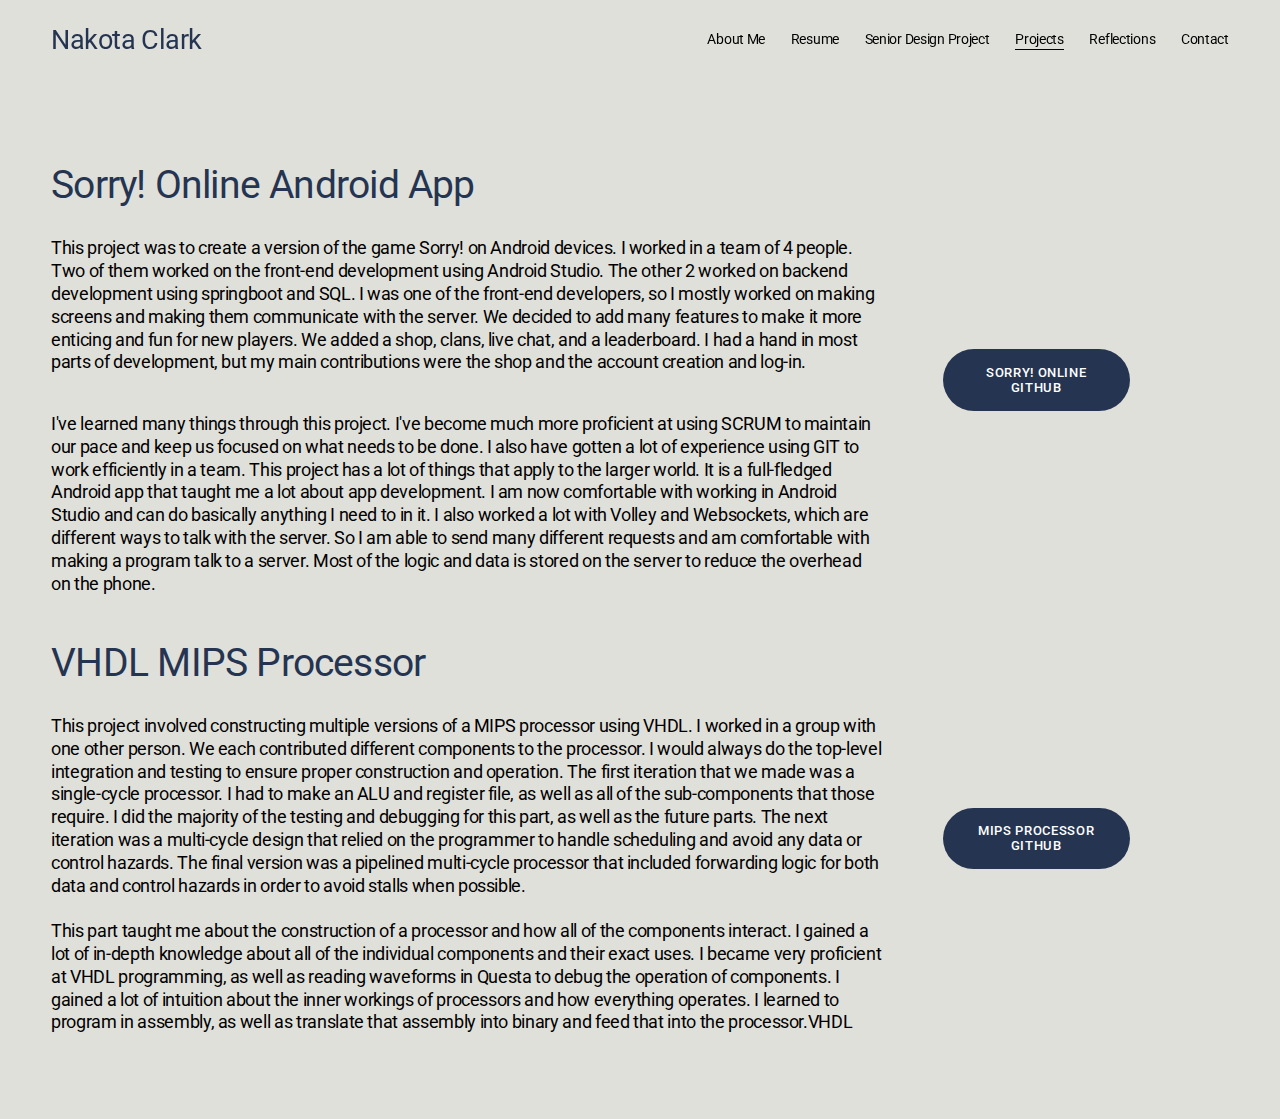
<file: projects.html>
<!doctype html>
<html xmlns:og="http://opengraphprotocol.org/schema/" xmlns:fb="http://www.facebook.com/2008/fbml" lang="en-US"  >
  <head>
	<base href="">
	<script src="js/rerouter.js"></script>
    <meta http-equiv="X-UA-Compatible" content="IE=edge,chrome=1">
    <meta name="viewport" content="width=device-width, initial-scale=1">
    <!-- nakotaclark -->

<meta charset="utf-8" />
<title>Projects &mdash; Nakota Clark</title>
<meta http-equiv="Accept-CH" content="Sec-CH-UA-Platform-Version, Sec-CH-UA-Model" /><link rel="icon" type="image/x-icon" href="https://assets.squarespace.com/universal/default-favicon.ico"/>
<link rel="canonical" href="https://www.nakotaclark.com/projects"/>
<meta property="og:site_name" content="Nakota Clark"/>
<meta property="og:title" content="Projects &mdash; Nakota Clark"/>
<meta property="og:url" content="https://www.nakotaclark.com/projects"/>
<meta property="og:type" content="website"/>
<meta itemprop="name" content="Projects — Nakota Clark"/>
<meta itemprop="url" content="https://www.nakotaclark.com/projects"/>
<meta name="twitter:title" content="Projects — Nakota Clark"/>
<meta name="twitter:url" content="https://www.nakotaclark.com/projects"/>
<meta name="twitter:card" content="summary"/>
<meta name="description" content="" />
<link rel="preconnect" href="https://images.squarespace-cdn.com">
<link rel="preconnect" href="https://fonts.gstatic.com" crossorigin>
<link rel="stylesheet" href="https://fonts.googleapis.com/css2?family=Roboto:ital,wght@0,400;0,500;0,700;1,400;1,700"><script type="text/javascript"  defer="true" nomodule="nomodule" src="js/legacy.js"></script>
<script type="text/javascript"  defer="true" src="js/modern.js"></script>
<script type="text/javascript">SQUARESPACE_ROLLUPS = {};</script>
<script>(function(rollups, name) { if (!rollups[name]) { rollups[name] = {}; } rollups[name].js = ["js/extract-css-runtime-3dfda9e98322802e-min.en-us.js"]; })(SQUARESPACE_ROLLUPS, 'squarespace-extract_css_runtime');</script>
<script  src="js/extract-css-runtime-3dfda9e98322802e-min.en-us.js" defer ></script><script>(function(rollups, name) { if (!rollups[name]) { rollups[name] = {}; } rollups[name].js = ["js/extract-css-moment-js-vendor-6f2a1f6ec9a41489-min.en-us.js"]; })(SQUARESPACE_ROLLUPS, 'squarespace-extract_css_moment_js_vendor');</script>
<script  src="js/extract-css-moment-js-vendor-6f2a1f6ec9a41489-min.en-us.js" defer ></script><script>(function(rollups, name) { if (!rollups[name]) { rollups[name] = {}; } rollups[name].js = ["js/cldr-resource-pack-c5175d8ac6fd7505-min.en-us.js"]; })(SQUARESPACE_ROLLUPS, 'squarespace-cldr_resource_pack');</script>
<script  src="js/cldr-resource-pack-c5175d8ac6fd7505-min.en-us.js" defer ></script><script>(function(rollups, name) { if (!rollups[name]) { rollups[name] = {}; } rollups[name].js = ["js/common-vendors-stable-fbd854d40b0804b7-min.en-us.js"]; })(SQUARESPACE_ROLLUPS, 'squarespace-common_vendors_stable');</script>
<script  src="js/common-vendors-stable-fbd854d40b0804b7-min.en-us.js" defer ></script><script>(function(rollups, name) { if (!rollups[name]) { rollups[name] = {}; } rollups[name].js = ["js/common-vendors-de7a5ee370fcd3c4-min.en-us.js"]; })(SQUARESPACE_ROLLUPS, 'squarespace-common_vendors');</script>
<script  src="js/common-vendors-de7a5ee370fcd3c4-min.en-us.js" defer ></script><script>(function(rollups, name) { if (!rollups[name]) { rollups[name] = {}; } rollups[name].js = ["js/common-2c4afa8634b509e9-min.en-us.js"]; })(SQUARESPACE_ROLLUPS, 'squarespace-common');</script>
<script  src="js/common-2c4afa8634b509e9-min.en-us.js" defer ></script><script>(function(rollups, name) { if (!rollups[name]) { rollups[name] = {}; } rollups[name].js = ["js/user-account-core-7bbab65d6fe82b72-min.en-us.js"]; })(SQUARESPACE_ROLLUPS, 'squarespace-user_account_core');</script>
<script  src="js/user-account-core-7bbab65d6fe82b72-min.en-us.js" defer ></script><script>(function(rollups, name) { if (!rollups[name]) { rollups[name] = {}; } rollups[name].css = ["css/user-account-core-e83df9d2d6f1f458-min.en-us.css"]; })(SQUARESPACE_ROLLUPS, 'squarespace-user_account_core');</script>
<link rel="stylesheet" type="text/css" href="css/user-account-core-e83df9d2d6f1f458-min.en-us.css"><script data-name="static-context">Static = window.Static || {}; Static.SQUARESPACE_CONTEXT = {"betaFeatureFlags":["campaigns_thumbnail_layout","campaigns_discount_section_in_blasts","marketing_automations","member_areas_feature","override_block_styles","campaigns_import_discounts","campaigns_new_image_layout_picker","supports_versioned_template_assets","nested_categories","enable_form_submission_trigger","i18n_beta_website_locales","contacts_and_campaigns_redesign","campaigns_merch_state","scripts_defer","marketing_landing_page","new_stacked_index","campaigns_discount_section_in_automations"],"facebookAppId":"314192535267336","facebookApiVersion":"v6.0","rollups":{"squarespace-announcement-bar":{"js":"js/announcement-bar-47f2b5ad20b5a1f8-min.en-us.js"},"squarespace-audio-player":{"css":"css/audio-player-b05f5197a871c566-min.en-us.css","js":"js/audio-player-8ff7d9e5bbaa61c6-min.en-us.js"},"squarespace-blog-collection-list":{"css":"css/blog-collection-list-b4046463b72f34e2-min.en-us.css","js":"js/blog-collection-list-d311389abad5cb4e-min.en-us.js"},"squarespace-calendar-block-renderer":{"css":"css/calendar-block-renderer-b72d08ba4421f5a0-min.en-us.css","js":"js/calendar-block-renderer-968cdc0f3cef83d5-min.en-us.js"},"squarespace-chartjs-helpers":{"css":"css/chartjs-helpers-96b256171ee039c1-min.en-us.css","js":"js/chartjs-helpers-9dceb144c7651c6b-min.en-us.js"},"squarespace-comments":{"css":"css/comments-3c0201f524dedf70-min.en-us.css","js":"js/comments-63c9c746fd817266-min.en-us.js"},"squarespace-custom-css-popup":{"css":"css/custom-css-popup-3548b2c6ee1a27f3-min.en-us.css","js":"js/custom-css-popup-d7c6b5603fddcff7-min.en-us.js"},"squarespace-dialog":{"css":"css/dialog-f9093f2d526b94df-min.en-us.css","js":"js/dialog-13bab3aa8f89013f-min.en-us.js"},"squarespace-events-collection":{"css":"css/events-collection-b72d08ba4421f5a0-min.en-us.css","js":"js/events-collection-2bc817af34c081b9-min.en-us.js"},"squarespace-form-rendering-utils":{"js":"js/form-rendering-utils-cc6c86a875e95a49-min.en-us.js"},"squarespace-forms":{"css":"css/forms-0afd3c6ac30bbab1-min.en-us.css","js":"js/forms-e8dfd92d01326da5-min.en-us.js"},"squarespace-gallery-collection-list":{"css":"css/gallery-collection-list-b4046463b72f34e2-min.en-us.css","js":"js/gallery-collection-list-576f85f760af6e95-min.en-us.js"},"squarespace-image-zoom":{"css":"css/image-zoom-b4046463b72f34e2-min.en-us.css","js":"js/image-zoom-48fa25f53a8051bf-min.en-us.js"},"squarespace-pinterest":{"css":"css/pinterest-b4046463b72f34e2-min.en-us.css","js":"js/pinterest-6a1b72510147fc54-min.en-us.js"},"squarespace-popup-overlay":{"css":"css/popup-overlay-b742b752f5880972-min.en-us.css","js":"js/popup-overlay-9028421b4e1ff9e0-min.en-us.js"},"squarespace-product-quick-view":{"css":"css/product-quick-view-9052fb446c5800ee-min.en-us.css","js":"js/product-quick-view-3f5fa554a96ad391-min.en-us.js"},"squarespace-products-collection-item-v2":{"css":"css/products-collection-item-v2-b4046463b72f34e2-min.en-us.css","js":"js/products-collection-item-v2-18f8dd35f59f518d-min.en-us.js"},"squarespace-products-collection-list-v2":{"css":"css/products-collection-list-v2-b4046463b72f34e2-min.en-us.css","js":"js/products-collection-list-v2-de04c98879eafaa3-min.en-us.js"},"squarespace-search-page":{"css":"css/search-page-90a67fc09b9b32c6-min.en-us.css","js":"js/search-page-e5f1372318aea976-min.en-us.js"},"squarespace-search-preview":{"js":"js/search-preview-151ffba8baf13bd7-min.en-us.js"},"squarespace-simple-liking":{"css":"css/simple-liking-701bf8bbc05ec6aa-min.en-us.css","js":"js/simple-liking-8213887e30899090-min.en-us.js"},"squarespace-social-buttons":{"css":"css/social-buttons-95032e5fa98e47a5-min.en-us.css","js":"js/social-buttons-ec53e1f9f187c498-min.en-us.js"},"squarespace-tourdates":{"css":"css/tourdates-b4046463b72f34e2-min.en-us.css","js":"js/tourdates-1e51660fbb6b71ba-min.en-us.js"},"squarespace-website-overlays-manager":{"css":"css/website-overlays-manager-07ea5a4e004e6710-min.en-us.css","js":"js/website-overlays-manager-5f4642c4f6c295de-min.en-us.js"}},"pageType":2,"website":{"id":"68cb1854bdaa5f448ea2534c","identifier":"nakotaclark","websiteType":1,"contentModifiedOn":1758167242464,"cloneable":false,"hasBeenCloneable":false,"siteStatus":{},"language":"en-US","translationLocale":"en-US","timeZone":"America/Chicago","machineTimeZoneOffset":-18000000,"timeZoneOffset":-18000000,"timeZoneAbbr":"CDT","siteTitle":"Nakota Clark","fullSiteTitle":"Projects \u2014 Nakota Clark","siteDescription":"","location":{},"shareButtonOptions":{"7":true,"1":true,"6":true,"2":true,"3":true,"4":true,"8":true},"authenticUrl":"https://www.nakotaclark.com","internalUrl":"https://nakotaclark.squarespace.com","baseUrl":"https://www.nakotaclark.com","primaryDomain":"www.nakotaclark.com","sslSetting":3,"isHstsEnabled":true,"typekitId":"","statsMigrated":false,"imageMetadataProcessingEnabled":false,"screenshotId":"ed84f3b3387cc7a2441d2629f0d82088f732c3043be937320a0913ef2a09d804","captchaSettings":{"enabledForDonations":false},"showOwnerLogin":false},"websiteSettings":{"id":"68cb1854bdaa5f448ea2534e","websiteId":"68cb1854bdaa5f448ea2534c","subjects":[],"country":"US","state":"IA","simpleLikingEnabled":true,"mobileInfoBarSettings":{"isContactEmailEnabled":false,"isContactPhoneNumberEnabled":false,"isLocationEnabled":false,"isBusinessHoursEnabled":false},"announcementBarSettings":{},"commentLikesAllowed":true,"commentAnonAllowed":true,"commentThreaded":true,"commentApprovalRequired":false,"commentAvatarsOn":true,"commentSortType":2,"commentFlagThreshold":0,"commentFlagsAllowed":true,"commentEnableByDefault":true,"commentDisableAfterDaysDefault":0,"disqusShortname":"","commentsEnabled":false,"businessHours":{},"storeSettings":{"returnPolicy":null,"termsOfService":null,"privacyPolicy":null,"expressCheckout":false,"continueShoppingLinkUrl":"/","useLightCart":false,"showNoteField":false,"shippingCountryDefaultValue":"US","billToShippingDefaultValue":false,"showShippingPhoneNumber":true,"isShippingPhoneRequired":false,"showBillingPhoneNumber":true,"isBillingPhoneRequired":false,"currenciesSupported":["USD","CAD","GBP","AUD","EUR","CHF","NOK","SEK","DKK","NZD","SGD","MXN","HKD","CZK","ILS","MYR","RUB","PHP","PLN","THB","BRL","ARS","COP","IDR","INR","JPY","ZAR"],"defaultCurrency":"USD","selectedCurrency":"USD","measurementStandard":1,"showCustomCheckoutForm":false,"checkoutPageMarketingOptInEnabled":true,"enableMailingListOptInByDefault":false,"sameAsRetailLocation":false,"merchandisingSettings":{"scarcityEnabledOnProductItems":false,"scarcityEnabledOnProductBlocks":false,"scarcityMessageType":"DEFAULT_SCARCITY_MESSAGE","scarcityThreshold":10,"multipleQuantityAllowedForServices":true,"restockNotificationsEnabled":false,"restockNotificationsMailingListSignUpEnabled":false,"relatedProductsEnabled":false,"relatedProductsOrdering":"random","soldOutVariantsDropdownDisabled":false,"productComposerOptedIn":false,"productComposerABTestOptedOut":false,"productReviewsEnabled":false},"minimumOrderSubtotalEnabled":false,"minimumOrderSubtotal":{"currency":"USD","value":"0.00"},"isLive":false,"multipleQuantityAllowedForServices":true},"useEscapeKeyToLogin":false,"ssBadgeType":1,"ssBadgePosition":4,"ssBadgeVisibility":1,"ssBadgeDevices":1,"pinterestOverlayOptions":{"mode":"disabled"},"userAccountsSettings":{"loginAllowed":true,"signupAllowed":true}},"cookieSettings":{"isCookieBannerEnabled":false,"isRestrictiveCookiePolicyEnabled":false,"cookieBannerText":"","cookieBannerTheme":"","cookieBannerVariant":"","cookieBannerPosition":"","cookieBannerCtaVariant":"","cookieBannerCtaText":"","cookieBannerAcceptType":"OPT_IN","cookieBannerOptOutCtaText":"","cookieBannerHasOptOut":false,"cookieBannerHasManageCookies":true,"cookieBannerManageCookiesLabel":"","cookieBannerSavedPreferencesText":"","cookieBannerSavedPreferencesLayout":"PILL"},"websiteCloneable":false,"collection":{"title":"Projects","id":"68cb7a4eada5e33234eacb41","fullUrl":"/projects","type":10,"permissionType":1},"subscribed":false,"appDomain":"squarespace.com","templateTweakable":true,"tweakJSON":{"form-use-theme-colors":"true","header-logo-height":"20px","header-mobile-logo-max-height":"30px","header-vert-padding":"2vw","header-width":"Full","maxPageWidth":"2000px","mobile-header-vert-padding":"6vw","pagePadding":"4vw","tweak-blog-alternating-side-by-side-image-aspect-ratio":"1:1 Square","tweak-blog-alternating-side-by-side-image-spacing":"6%","tweak-blog-alternating-side-by-side-meta-spacing":"20px","tweak-blog-alternating-side-by-side-primary-meta":"Categories","tweak-blog-alternating-side-by-side-read-more-spacing":"20px","tweak-blog-alternating-side-by-side-secondary-meta":"Date","tweak-blog-basic-grid-columns":"3","tweak-blog-basic-grid-image-aspect-ratio":"3:2 Standard","tweak-blog-basic-grid-image-spacing":"35px","tweak-blog-basic-grid-meta-spacing":"25px","tweak-blog-basic-grid-primary-meta":"Categories","tweak-blog-basic-grid-read-more-spacing":"20px","tweak-blog-basic-grid-secondary-meta":"Date","tweak-blog-item-custom-width":"50","tweak-blog-item-show-author-profile":"false","tweak-blog-item-width":"Medium","tweak-blog-masonry-columns":"2","tweak-blog-masonry-horizontal-spacing":"30px","tweak-blog-masonry-image-spacing":"20px","tweak-blog-masonry-meta-spacing":"20px","tweak-blog-masonry-primary-meta":"Categories","tweak-blog-masonry-read-more-spacing":"20px","tweak-blog-masonry-secondary-meta":"Date","tweak-blog-masonry-vertical-spacing":"30px","tweak-blog-side-by-side-image-aspect-ratio":"1:1 Square","tweak-blog-side-by-side-image-spacing":"6%","tweak-blog-side-by-side-meta-spacing":"20px","tweak-blog-side-by-side-primary-meta":"Categories","tweak-blog-side-by-side-read-more-spacing":"20px","tweak-blog-side-by-side-secondary-meta":"Date","tweak-blog-single-column-image-spacing":"50px","tweak-blog-single-column-meta-spacing":"30px","tweak-blog-single-column-primary-meta":"Categories","tweak-blog-single-column-read-more-spacing":"15px","tweak-blog-single-column-secondary-meta":"Date","tweak-events-stacked-show-thumbnails":"true","tweak-events-stacked-thumbnail-size":"3:2 Standard","tweak-fixed-header":"false","tweak-fixed-header-style":"Basic","tweak-global-animations-animation-curve":"ease","tweak-global-animations-animation-delay":"0.1s","tweak-global-animations-animation-duration":"0.1s","tweak-global-animations-animation-style":"fade","tweak-global-animations-animation-type":"none","tweak-global-animations-complexity-level":"detailed","tweak-global-animations-enabled":"false","tweak-portfolio-grid-basic-custom-height":"50","tweak-portfolio-grid-overlay-custom-height":"50","tweak-portfolio-hover-follow-acceleration":"10%","tweak-portfolio-hover-follow-animation-duration":"Fast","tweak-portfolio-hover-follow-animation-type":"Fade","tweak-portfolio-hover-follow-delimiter":"Bullet","tweak-portfolio-hover-follow-front":"false","tweak-portfolio-hover-follow-layout":"Inline","tweak-portfolio-hover-follow-size":"50","tweak-portfolio-hover-follow-text-spacing-x":"1.5","tweak-portfolio-hover-follow-text-spacing-y":"1.5","tweak-portfolio-hover-static-animation-duration":"Fast","tweak-portfolio-hover-static-animation-type":"Fade","tweak-portfolio-hover-static-delimiter":"Hyphen","tweak-portfolio-hover-static-front":"true","tweak-portfolio-hover-static-layout":"Inline","tweak-portfolio-hover-static-size":"50","tweak-portfolio-hover-static-text-spacing-x":"1.5","tweak-portfolio-hover-static-text-spacing-y":"1.5","tweak-portfolio-index-background-animation-duration":"Medium","tweak-portfolio-index-background-animation-type":"Fade","tweak-portfolio-index-background-custom-height":"50","tweak-portfolio-index-background-delimiter":"None","tweak-portfolio-index-background-height":"Large","tweak-portfolio-index-background-horizontal-alignment":"Center","tweak-portfolio-index-background-link-format":"Stacked","tweak-portfolio-index-background-persist":"false","tweak-portfolio-index-background-vertical-alignment":"Middle","tweak-portfolio-index-background-width":"Full","tweak-product-basic-item-click-action":"None","tweak-product-basic-item-gallery-aspect-ratio":"3:4 Three-Four (Vertical)","tweak-product-basic-item-gallery-design":"Slideshow","tweak-product-basic-item-gallery-width":"50%","tweak-product-basic-item-hover-action":"None","tweak-product-basic-item-image-spacing":"2vw","tweak-product-basic-item-image-zoom-factor":"2","tweak-product-basic-item-product-variant-display":"Dropdown","tweak-product-basic-item-thumbnail-placement":"Side","tweak-product-basic-item-variant-picker-layout":"Dropdowns","tweak-products-add-to-cart-button":"false","tweak-products-columns":"2","tweak-products-gutter-column":"2vw","tweak-products-gutter-row":"5vw","tweak-products-header-text-alignment":"Middle","tweak-products-image-aspect-ratio":"1:1 Square","tweak-products-image-text-spacing":"1.5vw","tweak-products-mobile-columns":"1","tweak-products-text-alignment":"Left","tweak-products-width":"Full","tweak-transparent-header":"true"},"templateId":"5c5a519771c10ba3470d8101","templateVersion":"7.1","pageFeatures":[1,2,4],"gmRenderKey":"QUl6YVN5Q0JUUk9xNkx1dkZfSUUxcjQ2LVQ0QWVUU1YtMGQ3bXk4","templateScriptsRootUrl":"https://static1.squarespace.com/static/vta/5c5a519771c10ba3470d8101/scripts/","impersonatedSession":false,"tzData":{"zones":[[-360,"US","C%sT",null]],"rules":{"US":[[1967,2006,null,"Oct","lastSun","2:00","0","S"],[1987,2006,null,"Apr","Sun>=1","2:00","1:00","D"],[2007,"max",null,"Mar","Sun>=8","2:00","1:00","D"],[2007,"max",null,"Nov","Sun>=1","2:00","0","S"]]}},"showAnnouncementBar":false,"recaptchaEnterpriseContext":{"recaptchaEnterpriseSiteKey":"6LdDFQwjAAAAAPigEvvPgEVbb7QBm-TkVJdDTlAv"},"i18nContext":{"timeZoneData":{"id":"America/Chicago","name":"Central Time"}},"env":"PRODUCTION","visitorFormContext":{"formFieldFormats":{"initialAddressFormat":{"id":0,"type":"ADDRESS","country":"US","labelLocale":"en","fields":[{"type":"FIELD","label":"Address Line 1","identifier":"Line1","length":0,"required":true,"metadata":{"autocomplete":"address-line1"}},{"type":"SEPARATOR","label":"\n","identifier":"Newline","length":0,"required":false,"metadata":{}},{"type":"FIELD","label":"Address Line 2","identifier":"Line2","length":0,"required":false,"metadata":{"autocomplete":"address-line2"}},{"type":"SEPARATOR","label":"\n","identifier":"Newline","length":0,"required":false,"metadata":{}},{"type":"FIELD","label":"City","identifier":"City","length":0,"required":true,"metadata":{"autocomplete":"address-level2"}},{"type":"SEPARATOR","label":",","identifier":"Comma","length":0,"required":false,"metadata":{}},{"type":"SEPARATOR","label":" ","identifier":"Space","length":0,"required":false,"metadata":{}},{"type":"FIELD","label":"State","identifier":"State","length":0,"required":true,"metadata":{"autocomplete":"address-level1"}},{"type":"SEPARATOR","label":" ","identifier":"Space","length":0,"required":false,"metadata":{}},{"type":"FIELD","label":"ZIP Code","identifier":"Zip","length":0,"required":true,"metadata":{"autocomplete":"postal-code"}}]},"countries":[{"name":"Afghanistan","code":"AF","phoneCode":"+93"},{"name":"\u00C5land Islands","code":"AX","phoneCode":"+358"},{"name":"Albania","code":"AL","phoneCode":"+355"},{"name":"Algeria","code":"DZ","phoneCode":"+213"},{"name":"American Samoa","code":"AS","phoneCode":"+1"},{"name":"Andorra","code":"AD","phoneCode":"+376"},{"name":"Angola","code":"AO","phoneCode":"+244"},{"name":"Anguilla","code":"AI","phoneCode":"+1"},{"name":"Antigua & Barbuda","code":"AG","phoneCode":"+1"},{"name":"Argentina","code":"AR","phoneCode":"+54"},{"name":"Armenia","code":"AM","phoneCode":"+374"},{"name":"Aruba","code":"AW","phoneCode":"+297"},{"name":"Ascension Island","code":"AC","phoneCode":"+247"},{"name":"Australia","code":"AU","phoneCode":"+61"},{"name":"Austria","code":"AT","phoneCode":"+43"},{"name":"Azerbaijan","code":"AZ","phoneCode":"+994"},{"name":"Bahamas","code":"BS","phoneCode":"+1"},{"name":"Bahrain","code":"BH","phoneCode":"+973"},{"name":"Bangladesh","code":"BD","phoneCode":"+880"},{"name":"Barbados","code":"BB","phoneCode":"+1"},{"name":"Belarus","code":"BY","phoneCode":"+375"},{"name":"Belgium","code":"BE","phoneCode":"+32"},{"name":"Belize","code":"BZ","phoneCode":"+501"},{"name":"Benin","code":"BJ","phoneCode":"+229"},{"name":"Bermuda","code":"BM","phoneCode":"+1"},{"name":"Bhutan","code":"BT","phoneCode":"+975"},{"name":"Bolivia","code":"BO","phoneCode":"+591"},{"name":"Bosnia & Herzegovina","code":"BA","phoneCode":"+387"},{"name":"Botswana","code":"BW","phoneCode":"+267"},{"name":"Brazil","code":"BR","phoneCode":"+55"},{"name":"British Indian Ocean Territory","code":"IO","phoneCode":"+246"},{"name":"British Virgin Islands","code":"VG","phoneCode":"+1"},{"name":"Brunei","code":"BN","phoneCode":"+673"},{"name":"Bulgaria","code":"BG","phoneCode":"+359"},{"name":"Burkina Faso","code":"BF","phoneCode":"+226"},{"name":"Burundi","code":"BI","phoneCode":"+257"},{"name":"Cambodia","code":"KH","phoneCode":"+855"},{"name":"Cameroon","code":"CM","phoneCode":"+237"},{"name":"Canada","code":"CA","phoneCode":"+1"},{"name":"Cape Verde","code":"CV","phoneCode":"+238"},{"name":"Caribbean Netherlands","code":"BQ","phoneCode":"+599"},{"name":"Cayman Islands","code":"KY","phoneCode":"+1"},{"name":"Central African Republic","code":"CF","phoneCode":"+236"},{"name":"Chad","code":"TD","phoneCode":"+235"},{"name":"Chile","code":"CL","phoneCode":"+56"},{"name":"China","code":"CN","phoneCode":"+86"},{"name":"Christmas Island","code":"CX","phoneCode":"+61"},{"name":"Cocos (Keeling) Islands","code":"CC","phoneCode":"+61"},{"name":"Colombia","code":"CO","phoneCode":"+57"},{"name":"Comoros","code":"KM","phoneCode":"+269"},{"name":"Congo - Brazzaville","code":"CG","phoneCode":"+242"},{"name":"Congo - Kinshasa","code":"CD","phoneCode":"+243"},{"name":"Cook Islands","code":"CK","phoneCode":"+682"},{"name":"Costa Rica","code":"CR","phoneCode":"+506"},{"name":"C\u00F4te d\u2019Ivoire","code":"CI","phoneCode":"+225"},{"name":"Croatia","code":"HR","phoneCode":"+385"},{"name":"Cuba","code":"CU","phoneCode":"+53"},{"name":"Cura\u00E7ao","code":"CW","phoneCode":"+599"},{"name":"Cyprus","code":"CY","phoneCode":"+357"},{"name":"Czechia","code":"CZ","phoneCode":"+420"},{"name":"Denmark","code":"DK","phoneCode":"+45"},{"name":"Djibouti","code":"DJ","phoneCode":"+253"},{"name":"Dominica","code":"DM","phoneCode":"+1"},{"name":"Dominican Republic","code":"DO","phoneCode":"+1"},{"name":"Ecuador","code":"EC","phoneCode":"+593"},{"name":"Egypt","code":"EG","phoneCode":"+20"},{"name":"El Salvador","code":"SV","phoneCode":"+503"},{"name":"Equatorial Guinea","code":"GQ","phoneCode":"+240"},{"name":"Eritrea","code":"ER","phoneCode":"+291"},{"name":"Estonia","code":"EE","phoneCode":"+372"},{"name":"Eswatini","code":"SZ","phoneCode":"+268"},{"name":"Ethiopia","code":"ET","phoneCode":"+251"},{"name":"Falkland Islands","code":"FK","phoneCode":"+500"},{"name":"Faroe Islands","code":"FO","phoneCode":"+298"},{"name":"Fiji","code":"FJ","phoneCode":"+679"},{"name":"Finland","code":"FI","phoneCode":"+358"},{"name":"France","code":"FR","phoneCode":"+33"},{"name":"French Guiana","code":"GF","phoneCode":"+594"},{"name":"French Polynesia","code":"PF","phoneCode":"+689"},{"name":"Gabon","code":"GA","phoneCode":"+241"},{"name":"Gambia","code":"GM","phoneCode":"+220"},{"name":"Georgia","code":"GE","phoneCode":"+995"},{"name":"Germany","code":"DE","phoneCode":"+49"},{"name":"Ghana","code":"GH","phoneCode":"+233"},{"name":"Gibraltar","code":"GI","phoneCode":"+350"},{"name":"Greece","code":"GR","phoneCode":"+30"},{"name":"Greenland","code":"GL","phoneCode":"+299"},{"name":"Grenada","code":"GD","phoneCode":"+1"},{"name":"Guadeloupe","code":"GP","phoneCode":"+590"},{"name":"Guam","code":"GU","phoneCode":"+1"},{"name":"Guatemala","code":"GT","phoneCode":"+502"},{"name":"Guernsey","code":"GG","phoneCode":"+44"},{"name":"Guinea","code":"GN","phoneCode":"+224"},{"name":"Guinea-Bissau","code":"GW","phoneCode":"+245"},{"name":"Guyana","code":"GY","phoneCode":"+592"},{"name":"Haiti","code":"HT","phoneCode":"+509"},{"name":"Honduras","code":"HN","phoneCode":"+504"},{"name":"Hong Kong SAR China","code":"HK","phoneCode":"+852"},{"name":"Hungary","code":"HU","phoneCode":"+36"},{"name":"Iceland","code":"IS","phoneCode":"+354"},{"name":"India","code":"IN","phoneCode":"+91"},{"name":"Indonesia","code":"ID","phoneCode":"+62"},{"name":"Iran","code":"IR","phoneCode":"+98"},{"name":"Iraq","code":"IQ","phoneCode":"+964"},{"name":"Ireland","code":"IE","phoneCode":"+353"},{"name":"Isle of Man","code":"IM","phoneCode":"+44"},{"name":"Israel","code":"IL","phoneCode":"+972"},{"name":"Italy","code":"IT","phoneCode":"+39"},{"name":"Jamaica","code":"JM","phoneCode":"+1"},{"name":"Japan","code":"JP","phoneCode":"+81"},{"name":"Jersey","code":"JE","phoneCode":"+44"},{"name":"Jordan","code":"JO","phoneCode":"+962"},{"name":"Kazakhstan","code":"KZ","phoneCode":"+7"},{"name":"Kenya","code":"KE","phoneCode":"+254"},{"name":"Kiribati","code":"KI","phoneCode":"+686"},{"name":"Kosovo","code":"XK","phoneCode":"+383"},{"name":"Kuwait","code":"KW","phoneCode":"+965"},{"name":"Kyrgyzstan","code":"KG","phoneCode":"+996"},{"name":"Laos","code":"LA","phoneCode":"+856"},{"name":"Latvia","code":"LV","phoneCode":"+371"},{"name":"Lebanon","code":"LB","phoneCode":"+961"},{"name":"Lesotho","code":"LS","phoneCode":"+266"},{"name":"Liberia","code":"LR","phoneCode":"+231"},{"name":"Libya","code":"LY","phoneCode":"+218"},{"name":"Liechtenstein","code":"LI","phoneCode":"+423"},{"name":"Lithuania","code":"LT","phoneCode":"+370"},{"name":"Luxembourg","code":"LU","phoneCode":"+352"},{"name":"Macao SAR China","code":"MO","phoneCode":"+853"},{"name":"Madagascar","code":"MG","phoneCode":"+261"},{"name":"Malawi","code":"MW","phoneCode":"+265"},{"name":"Malaysia","code":"MY","phoneCode":"+60"},{"name":"Maldives","code":"MV","phoneCode":"+960"},{"name":"Mali","code":"ML","phoneCode":"+223"},{"name":"Malta","code":"MT","phoneCode":"+356"},{"name":"Marshall Islands","code":"MH","phoneCode":"+692"},{"name":"Martinique","code":"MQ","phoneCode":"+596"},{"name":"Mauritania","code":"MR","phoneCode":"+222"},{"name":"Mauritius","code":"MU","phoneCode":"+230"},{"name":"Mayotte","code":"YT","phoneCode":"+262"},{"name":"Mexico","code":"MX","phoneCode":"+52"},{"name":"Micronesia","code":"FM","phoneCode":"+691"},{"name":"Moldova","code":"MD","phoneCode":"+373"},{"name":"Monaco","code":"MC","phoneCode":"+377"},{"name":"Mongolia","code":"MN","phoneCode":"+976"},{"name":"Montenegro","code":"ME","phoneCode":"+382"},{"name":"Montserrat","code":"MS","phoneCode":"+1"},{"name":"Morocco","code":"MA","phoneCode":"+212"},{"name":"Mozambique","code":"MZ","phoneCode":"+258"},{"name":"Myanmar (Burma)","code":"MM","phoneCode":"+95"},{"name":"Namibia","code":"NA","phoneCode":"+264"},{"name":"Nauru","code":"NR","phoneCode":"+674"},{"name":"Nepal","code":"NP","phoneCode":"+977"},{"name":"Netherlands","code":"NL","phoneCode":"+31"},{"name":"New Caledonia","code":"NC","phoneCode":"+687"},{"name":"New Zealand","code":"NZ","phoneCode":"+64"},{"name":"Nicaragua","code":"NI","phoneCode":"+505"},{"name":"Niger","code":"NE","phoneCode":"+227"},{"name":"Nigeria","code":"NG","phoneCode":"+234"},{"name":"Niue","code":"NU","phoneCode":"+683"},{"name":"Norfolk Island","code":"NF","phoneCode":"+672"},{"name":"Northern Mariana Islands","code":"MP","phoneCode":"+1"},{"name":"North Korea","code":"KP","phoneCode":"+850"},{"name":"North Macedonia","code":"MK","phoneCode":"+389"},{"name":"Norway","code":"NO","phoneCode":"+47"},{"name":"Oman","code":"OM","phoneCode":"+968"},{"name":"Pakistan","code":"PK","phoneCode":"+92"},{"name":"Palau","code":"PW","phoneCode":"+680"},{"name":"Palestinian Territories","code":"PS","phoneCode":"+970"},{"name":"Panama","code":"PA","phoneCode":"+507"},{"name":"Papua New Guinea","code":"PG","phoneCode":"+675"},{"name":"Paraguay","code":"PY","phoneCode":"+595"},{"name":"Peru","code":"PE","phoneCode":"+51"},{"name":"Philippines","code":"PH","phoneCode":"+63"},{"name":"Poland","code":"PL","phoneCode":"+48"},{"name":"Portugal","code":"PT","phoneCode":"+351"},{"name":"Puerto Rico","code":"PR","phoneCode":"+1"},{"name":"Qatar","code":"QA","phoneCode":"+974"},{"name":"R\u00E9union","code":"RE","phoneCode":"+262"},{"name":"Romania","code":"RO","phoneCode":"+40"},{"name":"Russia","code":"RU","phoneCode":"+7"},{"name":"Rwanda","code":"RW","phoneCode":"+250"},{"name":"Samoa","code":"WS","phoneCode":"+685"},{"name":"San Marino","code":"SM","phoneCode":"+378"},{"name":"S\u00E3o Tom\u00E9 & Pr\u00EDncipe","code":"ST","phoneCode":"+239"},{"name":"Saudi Arabia","code":"SA","phoneCode":"+966"},{"name":"Senegal","code":"SN","phoneCode":"+221"},{"name":"Serbia","code":"RS","phoneCode":"+381"},{"name":"Seychelles","code":"SC","phoneCode":"+248"},{"name":"Sierra Leone","code":"SL","phoneCode":"+232"},{"name":"Singapore","code":"SG","phoneCode":"+65"},{"name":"Sint Maarten","code":"SX","phoneCode":"+1"},{"name":"Slovakia","code":"SK","phoneCode":"+421"},{"name":"Slovenia","code":"SI","phoneCode":"+386"},{"name":"Solomon Islands","code":"SB","phoneCode":"+677"},{"name":"Somalia","code":"SO","phoneCode":"+252"},{"name":"South Africa","code":"ZA","phoneCode":"+27"},{"name":"South Korea","code":"KR","phoneCode":"+82"},{"name":"South Sudan","code":"SS","phoneCode":"+211"},{"name":"Spain","code":"ES","phoneCode":"+34"},{"name":"Sri Lanka","code":"LK","phoneCode":"+94"},{"name":"St. Barth\u00E9lemy","code":"BL","phoneCode":"+590"},{"name":"St. Helena","code":"SH","phoneCode":"+290"},{"name":"St. Kitts & Nevis","code":"KN","phoneCode":"+1"},{"name":"St. Lucia","code":"LC","phoneCode":"+1"},{"name":"St. Martin","code":"MF","phoneCode":"+590"},{"name":"St. Pierre & Miquelon","code":"PM","phoneCode":"+508"},{"name":"St. Vincent & Grenadines","code":"VC","phoneCode":"+1"},{"name":"Sudan","code":"SD","phoneCode":"+249"},{"name":"Suriname","code":"SR","phoneCode":"+597"},{"name":"Svalbard & Jan Mayen","code":"SJ","phoneCode":"+47"},{"name":"Sweden","code":"SE","phoneCode":"+46"},{"name":"Switzerland","code":"CH","phoneCode":"+41"},{"name":"Syria","code":"SY","phoneCode":"+963"},{"name":"Taiwan","code":"TW","phoneCode":"+886"},{"name":"Tajikistan","code":"TJ","phoneCode":"+992"},{"name":"Tanzania","code":"TZ","phoneCode":"+255"},{"name":"Thailand","code":"TH","phoneCode":"+66"},{"name":"Timor-Leste","code":"TL","phoneCode":"+670"},{"name":"Togo","code":"TG","phoneCode":"+228"},{"name":"Tokelau","code":"TK","phoneCode":"+690"},{"name":"Tonga","code":"TO","phoneCode":"+676"},{"name":"Trinidad & Tobago","code":"TT","phoneCode":"+1"},{"name":"Tristan da Cunha","code":"TA","phoneCode":"+290"},{"name":"Tunisia","code":"TN","phoneCode":"+216"},{"name":"T\u00FCrkiye","code":"TR","phoneCode":"+90"},{"name":"Turkmenistan","code":"TM","phoneCode":"+993"},{"name":"Turks & Caicos Islands","code":"TC","phoneCode":"+1"},{"name":"Tuvalu","code":"TV","phoneCode":"+688"},{"name":"U.S. Virgin Islands","code":"VI","phoneCode":"+1"},{"name":"Uganda","code":"UG","phoneCode":"+256"},{"name":"Ukraine","code":"UA","phoneCode":"+380"},{"name":"United Arab Emirates","code":"AE","phoneCode":"+971"},{"name":"United Kingdom","code":"GB","phoneCode":"+44"},{"name":"United States","code":"US","phoneCode":"+1"},{"name":"Uruguay","code":"UY","phoneCode":"+598"},{"name":"Uzbekistan","code":"UZ","phoneCode":"+998"},{"name":"Vanuatu","code":"VU","phoneCode":"+678"},{"name":"Vatican City","code":"VA","phoneCode":"+39"},{"name":"Venezuela","code":"VE","phoneCode":"+58"},{"name":"Vietnam","code":"VN","phoneCode":"+84"},{"name":"Wallis & Futuna","code":"WF","phoneCode":"+681"},{"name":"Western Sahara","code":"EH","phoneCode":"+212"},{"name":"Yemen","code":"YE","phoneCode":"+967"},{"name":"Zambia","code":"ZM","phoneCode":"+260"},{"name":"Zimbabwe","code":"ZW","phoneCode":"+263"}],"initialPhoneFormat":{"id":0,"type":"PHONE_NUMBER","country":"US","labelLocale":"en-US","fields":[{"type":"SEPARATOR","label":"(","identifier":"LeftParen","length":0,"required":false,"metadata":{}},{"type":"FIELD","label":"1","identifier":"1","length":3,"required":false,"metadata":{}},{"type":"SEPARATOR","label":")","identifier":"RightParen","length":0,"required":false,"metadata":{}},{"type":"SEPARATOR","label":" ","identifier":"Space","length":0,"required":false,"metadata":{}},{"type":"FIELD","label":"2","identifier":"2","length":3,"required":false,"metadata":{}},{"type":"SEPARATOR","label":"-","identifier":"Dash","length":0,"required":false,"metadata":{}},{"type":"FIELD","label":"3","identifier":"3","length":14,"required":false,"metadata":{}}]},"initialNameOrder":"GIVEN_FIRST"},"localizedStrings":{"validation":{"noValidSelection":"A valid selection must be made.","invalidUrl":"Must be a valid URL.","stringTooLong":"Value should have a length no longer than {0}.","containsInvalidKey":"{0} contains an invalid key.","invalidTwitterUsername":"Must be a valid Twitter username.","valueOutsideRange":"Value must be in the range {0} to {1}.","invalidPassword":"Passwords should not contain whitespace.","missingRequiredSubfields":"{0} is missing required subfields: {1}","invalidCurrency":"Currency value should be formatted like 1234 or 123.99.","invalidMapSize":"Value should contain exactly {0} elements.","subfieldsRequired":"All fields in {0} are required.","formSubmissionFailed":"Form submission failed. Review the following information: {0}.","invalidCountryCode":"Country code should have an optional plus and up to 4 digits.","invalidDate":"This is not a real date.","required":"{0} is required.","invalidStringLength":"Value should be {0} characters long.","invalidEmail":"Email addresses should follow the format user@domain.com.","invalidListLength":"Value should be {0} elements long.","allEmpty":"Please fill out at least one form field.","missingRequiredQuestion":"Missing a required question.","invalidQuestion":"Contained an invalid question.","captchaFailure":"Captcha validation failed. Please try again.","stringTooShort":"Value should have a length of at least {0}.","invalid":"{0} is not valid.","formErrors":"Form Errors","containsInvalidValue":"{0} contains an invalid value.","invalidUnsignedNumber":"Numbers must contain only digits and no other characters.","invalidName":"Valid names contain only letters, numbers, spaces, ', or - characters."},"submit":"Submit","status":{"title":"{@} Block","learnMore":"Learn more"},"name":{"firstName":"First Name","lastName":"Last Name"},"lightbox":{"openForm":"Open Form"},"likert":{"agree":"Agree","stronglyDisagree":"Strongly Disagree","disagree":"Disagree","stronglyAgree":"Strongly Agree","neutral":"Neutral"},"time":{"am":"AM","second":"Second","pm":"PM","minute":"Minute","amPm":"AM/PM","hour":"Hour"},"notFound":"Form not found.","date":{"yyyy":"YYYY","year":"Year","mm":"MM","day":"Day","month":"Month","dd":"DD"},"phone":{"country":"Country","number":"Number","prefix":"Prefix","areaCode":"Area Code","line":"Line"},"submitError":"Unable to submit form. Please try again later.","address":{"stateProvince":"State/Province","country":"Country","zipPostalCode":"Zip/Postal Code","address2":"Address 2","address1":"Address 1","city":"City"},"email":{"signUp":"Sign up for news and updates"},"cannotSubmitDemoForm":"This is a demo form and cannot be submitted.","required":"(required)","invalidData":"Invalid form data."}}};</script><script type="application/ld+json">{"url":"https://www.nakotaclark.com","name":"Nakota Clark","description":"","@context":"http://schema.org","@type":"WebSite"}</script><script type="application/ld+json">{"address":"","openingHours":"","@context":"http://schema.org","@type":"LocalBusiness"}</script><link rel="stylesheet" type="text/css" href="css/site.css"/><script>Static.COOKIE_BANNER_CAPABLE = true;</script>
<!-- End of Squarespace Headers -->
    <link rel="stylesheet" type="text/css" href="css/static.css">
  </head>

  <body
    id="collection-68cb7a4eada5e33234eacb41"
    class="
      form-use-theme-colors form-field-style-outline form-field-shape-pill form-field-border-all form-field-checkbox-type-icon form-field-checkbox-fill-outline form-field-checkbox-color-inverted form-field-checkbox-shape-rounded form-field-checkbox-layout-fit form-field-radio-type-icon form-field-radio-fill-outline form-field-radio-color-inverted form-field-radio-shape-rounded form-field-radio-layout-fit form-field-survey-fill-outline form-field-survey-color-inverted form-field-survey-shape-rounded form-field-hover-focus-outline form-submit-button-style-label tweak-portfolio-grid-overlay-width-full tweak-portfolio-grid-overlay-height-large tweak-portfolio-grid-overlay-image-aspect-ratio-11-square tweak-portfolio-grid-overlay-text-placement-center tweak-portfolio-grid-overlay-show-text-after-hover image-block-poster-text-alignment-left image-block-card-content-position-center image-block-card-text-alignment-left image-block-overlap-content-position-center image-block-overlap-text-alignment-left image-block-collage-content-position-center image-block-collage-text-alignment-left image-block-stack-text-alignment-left tweak-blog-single-column-width-full tweak-blog-single-column-text-alignment-left tweak-blog-single-column-image-placement-above tweak-blog-single-column-delimiter-bullet tweak-blog-single-column-read-more-style-show tweak-blog-single-column-primary-meta-categories tweak-blog-single-column-secondary-meta-date tweak-blog-single-column-meta-position-top tweak-blog-single-column-content-full-post tweak-blog-item-width-medium tweak-blog-item-text-alignment-left tweak-blog-item-meta-position-above-title tweak-blog-item-show-categories tweak-blog-item-show-date   tweak-blog-item-delimiter-bullet primary-button-style-solid primary-button-shape-pill secondary-button-style-outline secondary-button-shape-pill tertiary-button-style-outline tertiary-button-shape-underline tweak-events-stacked-width-full tweak-events-stacked-height-large  tweak-events-stacked-show-thumbnails tweak-events-stacked-thumbnail-size-32-standard tweak-events-stacked-date-style-with-text tweak-events-stacked-show-time tweak-events-stacked-show-location  tweak-events-stacked-show-excerpt  tweak-blog-basic-grid-width-inset tweak-blog-basic-grid-image-aspect-ratio-32-standard tweak-blog-basic-grid-text-alignment-center tweak-blog-basic-grid-delimiter-bullet tweak-blog-basic-grid-image-placement-above tweak-blog-basic-grid-read-more-style-show tweak-blog-basic-grid-primary-meta-categories tweak-blog-basic-grid-secondary-meta-date tweak-blog-basic-grid-excerpt-show header-overlay-alignment-center tweak-portfolio-index-background-link-format-stacked tweak-portfolio-index-background-width-full tweak-portfolio-index-background-height-large  tweak-portfolio-index-background-vertical-alignment-middle tweak-portfolio-index-background-horizontal-alignment-center tweak-portfolio-index-background-delimiter-none tweak-portfolio-index-background-animation-type-fade tweak-portfolio-index-background-animation-duration-medium tweak-portfolio-hover-follow-layout-inline  tweak-portfolio-hover-follow-delimiter-bullet tweak-portfolio-hover-follow-animation-type-fade tweak-portfolio-hover-follow-animation-duration-fast tweak-portfolio-hover-static-layout-inline tweak-portfolio-hover-static-front tweak-portfolio-hover-static-delimiter-hyphen tweak-portfolio-hover-static-animation-type-fade tweak-portfolio-hover-static-animation-duration-fast tweak-blog-alternating-side-by-side-width-full tweak-blog-alternating-side-by-side-image-aspect-ratio-11-square tweak-blog-alternating-side-by-side-text-alignment-left tweak-blog-alternating-side-by-side-read-more-style-show tweak-blog-alternating-side-by-side-image-text-alignment-middle tweak-blog-alternating-side-by-side-delimiter-bullet tweak-blog-alternating-side-by-side-meta-position-top tweak-blog-alternating-side-by-side-primary-meta-categories tweak-blog-alternating-side-by-side-secondary-meta-date tweak-blog-alternating-side-by-side-excerpt-show  tweak-global-animations-complexity-level-detailed tweak-global-animations-animation-style-fade tweak-global-animations-animation-type-none tweak-global-animations-animation-curve-ease tweak-blog-masonry-width-full tweak-blog-masonry-text-alignment-left tweak-blog-masonry-primary-meta-categories tweak-blog-masonry-secondary-meta-date tweak-blog-masonry-meta-position-top tweak-blog-masonry-read-more-style-show tweak-blog-masonry-delimiter-space tweak-blog-masonry-image-placement-above tweak-blog-masonry-excerpt-show header-width-full tweak-transparent-header  tweak-fixed-header-style-basic tweak-blog-side-by-side-width-full tweak-blog-side-by-side-image-placement-left tweak-blog-side-by-side-image-aspect-ratio-11-square tweak-blog-side-by-side-primary-meta-categories tweak-blog-side-by-side-secondary-meta-date tweak-blog-side-by-side-meta-position-top tweak-blog-side-by-side-text-alignment-left tweak-blog-side-by-side-image-text-alignment-middle tweak-blog-side-by-side-read-more-style-show tweak-blog-side-by-side-delimiter-bullet tweak-blog-side-by-side-excerpt-show tweak-portfolio-grid-basic-width-full tweak-portfolio-grid-basic-height-large tweak-portfolio-grid-basic-image-aspect-ratio-11-square tweak-portfolio-grid-basic-text-alignment-left tweak-portfolio-grid-basic-hover-effect-fade hide-opentable-icons opentable-style-dark tweak-product-quick-view-button-style-floating tweak-product-quick-view-button-position-bottom tweak-product-quick-view-lightbox-excerpt-display-truncate tweak-product-quick-view-lightbox-show-arrows tweak-product-quick-view-lightbox-show-close-button tweak-product-quick-view-lightbox-controls-weight-light native-currency-code-usd collection-type-page collection-68cb7a4eada5e33234eacb41 collection-layout-default mobile-style-available sqs-seven-one
      
        
          
            
              
            
          
        
      
    "
    tabindex="-1"
  >
    <div
      id="siteWrapper"
      class="clearfix site-wrapper"
    >
      
        <div id="floatingCart" class="floating-cart hidden">
          <a href="/cart" class="icon icon--stroke icon--fill icon--cart sqs-custom-cart">
            <span class="Cart-inner">
              



  <svg class="icon icon--cart" width="144" height="125" viewBox="0 0 144 125" >
<path d="M4.69551 0.000432948C2.10179 0.000432948 0 2.09856 0 4.68769C0 7.27686 2.10183 9.37496 4.69551 9.37496H23.43C31.2022 28.5892 38.8567 47.8378 46.5654 67.089L39.4737 84.129C38.8799 85.5493 39.0464 87.2634 39.905 88.5418C40.7622 89.8216 42.2856 90.6283 43.8271 90.6232H122.088C124.568 90.658 126.85 88.4129 126.85 85.9359C126.85 83.4589 124.569 81.214 122.088 81.2487H50.8702L54.9305 71.5802L130.306 65.5745C132.279 65.4199 134.064 63.8849 134.512 61.9608L143.903 21.337C144.518 18.6009 142.114 15.6147 139.306 15.624H36.0522L30.9654 2.92939C30.2682 1.21146 28.4698 0 26.612 0L4.69551 0.000432948ZM39.8152 24.9999H133.385L126.097 56.5426L54.7339 62.2067L39.8152 24.9999ZM59.4777 93.75C50.8885 93.75 43.8252 100.801 43.8252 109.375C43.8252 117.949 50.8885 125 59.4777 125C68.0669 125 75.1301 117.949 75.1301 109.375C75.1301 100.801 68.0669 93.75 59.4777 93.75ZM106.433 93.75C97.8436 93.75 90.7803 100.801 90.7803 109.375C90.7803 117.949 97.8436 125 106.433 125C115.022 125 122.085 117.949 122.085 109.375C122.085 100.801 115.022 93.75 106.433 93.75ZM59.4777 103.125C62.9906 103.125 65.7378 105.867 65.7378 109.374C65.7378 112.88 62.9905 115.623 59.4777 115.623C55.9647 115.623 53.2175 112.88 53.2175 109.374C53.2175 105.867 55.9649 103.125 59.4777 103.125ZM106.433 103.125C109.946 103.125 112.693 105.867 112.693 109.374C112.693 112.88 109.946 115.623 106.433 115.623C102.92 115.623 100.173 112.88 100.173 109.374C100.173 105.867 102.92 103.125 106.433 103.125Z" />
</svg>


              <div class="legacy-cart icon-cart-quantity">
                <span class="sqs-cart-quantity">0</span>
              </div>
            </span>
          </a>
        </div>
      

      












  <header
    data-test="header"
    id="header"
    
    class="
      
        
          
        
      
      header theme-col--primary
    "
    data-section-theme=""
    data-controller="Header"
    data-current-styles="{
&quot;layout&quot;: &quot;navRight&quot;,
&quot;action&quot;: {
&quot;href&quot;: &quot;/appointments&quot;,
&quot;buttonText&quot;: &quot;Book now&quot;,
&quot;newWindow&quot;: false
},
&quot;showSocial&quot;: false,
&quot;socialOptions&quot;: {
&quot;socialBorderShape&quot;: &quot;none&quot;,
&quot;socialBorderStyle&quot;: &quot;outline&quot;,
&quot;socialBorderThickness&quot;: {
&quot;unit&quot;: &quot;px&quot;,
&quot;value&quot;: 1.0
}
},
&quot;menuOverlayAnimation&quot;: &quot;fade&quot;,
&quot;cartStyle&quot;: &quot;text&quot;,
&quot;cartText&quot;: &quot;Cart&quot;,
&quot;showEmptyCartState&quot;: false,
&quot;cartOptions&quot;: {
&quot;iconType&quot;: &quot;stroke-9&quot;,
&quot;cartBorderShape&quot;: &quot;none&quot;,
&quot;cartBorderStyle&quot;: &quot;outline&quot;,
&quot;cartBorderThickness&quot;: {
&quot;unit&quot;: &quot;px&quot;,
&quot;value&quot;: 1.0
}
},
&quot;showButton&quot;: false,
&quot;showCart&quot;: false,
&quot;showAccountLogin&quot;: false,
&quot;headerStyle&quot;: &quot;dynamic&quot;,
&quot;languagePicker&quot;: {
&quot;enabled&quot;: false,
&quot;iconEnabled&quot;: false,
&quot;iconType&quot;: &quot;globe&quot;,
&quot;flagShape&quot;: &quot;shiny&quot;,
&quot;languageFlags&quot;: [ ]
},
&quot;iconOptions&quot;: {
&quot;desktopDropdownIconOptions&quot;: {
&quot;size&quot;: {
&quot;unit&quot;: &quot;em&quot;,
&quot;value&quot;: 1.0
},
&quot;iconSpacing&quot;: {
&quot;unit&quot;: &quot;em&quot;,
&quot;value&quot;: 0.35
},
&quot;strokeWidth&quot;: {
&quot;unit&quot;: &quot;px&quot;,
&quot;value&quot;: 1.0
},
&quot;endcapType&quot;: &quot;square&quot;,
&quot;folderDropdownIcon&quot;: &quot;none&quot;,
&quot;languagePickerIcon&quot;: &quot;openArrowHead&quot;
},
&quot;mobileDropdownIconOptions&quot;: {
&quot;size&quot;: {
&quot;unit&quot;: &quot;em&quot;,
&quot;value&quot;: 1.0
},
&quot;iconSpacing&quot;: {
&quot;unit&quot;: &quot;em&quot;,
&quot;value&quot;: 0.15
},
&quot;strokeWidth&quot;: {
&quot;unit&quot;: &quot;px&quot;,
&quot;value&quot;: 0.5
},
&quot;endcapType&quot;: &quot;square&quot;,
&quot;folderDropdownIcon&quot;: &quot;openArrowHead&quot;,
&quot;languagePickerIcon&quot;: &quot;openArrowHead&quot;
}
},
&quot;mobileOptions&quot;: {
&quot;layout&quot;: &quot;logoLeftNavRight&quot;,
&quot;menuIconOptions&quot;: {
&quot;style&quot;: &quot;doubleLineHamburger&quot;,
&quot;thickness&quot;: {
&quot;unit&quot;: &quot;px&quot;,
&quot;value&quot;: 1.0
}
}
},
&quot;solidOptions&quot;: {
&quot;headerOpacity&quot;: {
&quot;unit&quot;: &quot;%&quot;,
&quot;value&quot;: 100.0
},
&quot;blurBackground&quot;: {
&quot;enabled&quot;: false,
&quot;blurRadius&quot;: {
&quot;unit&quot;: &quot;px&quot;,
&quot;value&quot;: 12.0
}
}
},
&quot;gradientOptions&quot;: {
&quot;gradientType&quot;: &quot;faded&quot;,
&quot;headerOpacity&quot;: {
&quot;unit&quot;: &quot;%&quot;,
&quot;value&quot;: 90.0
},
&quot;blurBackground&quot;: {
&quot;enabled&quot;: false,
&quot;blurRadius&quot;: {
&quot;unit&quot;: &quot;px&quot;,
&quot;value&quot;: 12.0
}
}
},
&quot;dropShadowOptions&quot;: {
&quot;enabled&quot;: false,
&quot;blur&quot;: {
&quot;unit&quot;: &quot;px&quot;,
&quot;value&quot;: 12.0
},
&quot;spread&quot;: {
&quot;unit&quot;: &quot;px&quot;,
&quot;value&quot;: 0.0
},
&quot;distance&quot;: {
&quot;unit&quot;: &quot;px&quot;,
&quot;value&quot;: 12.0
}
},
&quot;borderOptions&quot;: {
&quot;enabled&quot;: false,
&quot;position&quot;: &quot;allSides&quot;,
&quot;thickness&quot;: {
&quot;unit&quot;: &quot;px&quot;,
&quot;value&quot;: 4.0
}
},
&quot;showPromotedElement&quot;: false,
&quot;buttonVariant&quot;: &quot;primary&quot;,
&quot;blurBackground&quot;: {
&quot;enabled&quot;: false,
&quot;blurRadius&quot;: {
&quot;unit&quot;: &quot;px&quot;,
&quot;value&quot;: 12.0
}
},
&quot;headerOpacity&quot;: {
&quot;unit&quot;: &quot;%&quot;,
&quot;value&quot;: 100.0
}
}"
    data-section-id="header"
    data-header-style="dynamic"
    data-language-picker="{
&quot;enabled&quot;: false,
&quot;iconEnabled&quot;: false,
&quot;iconType&quot;: &quot;globe&quot;,
&quot;flagShape&quot;: &quot;shiny&quot;,
&quot;languageFlags&quot;: [ ]
}"
    
    data-first-focusable-element
    tabindex="-1"
    style="
      
      
      
      
      
      
    "
  >
    <svg  style="display:none" viewBox="0 0 22 22" xmlns="http://www.w3.org/2000/svg">
  <symbol id="circle" >
    <path d="M11.5 17C14.5376 17 17 14.5376 17 11.5C17 8.46243 14.5376 6 11.5 6C8.46243 6 6 8.46243 6 11.5C6 14.5376 8.46243 17 11.5 17Z" fill="none" />
  </symbol>

  <symbol id="circleFilled" >
    <path d="M11.5 17C14.5376 17 17 14.5376 17 11.5C17 8.46243 14.5376 6 11.5 6C8.46243 6 6 8.46243 6 11.5C6 14.5376 8.46243 17 11.5 17Z" />
  </symbol>

  <symbol id="dash" >
    <path d="M11 11H19H3" />
  </symbol>

  <symbol id="squareFilled" >
    <rect x="6" y="6" width="11" height="11" />
  </symbol>

  <symbol id="square" >
    <rect x="7" y="7" width="9" height="9" fill="none" stroke="inherit" />
  </symbol>
  
  <symbol id="plus" >
    <path d="M11 3V19" />
    <path d="M19 11L3 11"/>
  </symbol>
  
  <symbol id="closedArrow" >
    <path d="M11 11V2M11 18.1797L17 11.1477L5 11.1477L11 18.1797Z" fill="none" />
  </symbol>
  
  <symbol id="closedArrowFilled" >
    <path d="M11 11L11 2" stroke="inherit" fill="none"  />
    <path fill-rule="evenodd" clip-rule="evenodd" d="M2.74695 9.38428L19.038 9.38428L10.8925 19.0846L2.74695 9.38428Z" stroke-width="1" />
  </symbol>
  
  <symbol id="closedArrowHead" viewBox="0 0 22 22"  xmlns="http://www.w3.org/2000/symbol">
    <path d="M18 7L11 15L4 7L18 7Z" fill="none" stroke="inherit" />
  </symbol>
  
  
  <symbol id="closedArrowHeadFilled" viewBox="0 0 22 22"  xmlns="http://www.w3.org/2000/symbol">
    <path d="M18.875 6.5L11 15.5L3.125 6.5L18.875 6.5Z" />
  </symbol>
  
  <symbol id="openArrow" >
    <path d="M11 18.3591L11 3" stroke="inherit" fill="none"  />
    <path d="M18 11.5L11 18.5L4 11.5" stroke="inherit" fill="none"  />
  </symbol>
  
  <symbol id="openArrowHead" >
    <path d="M18 7L11 14L4 7" fill="none" />
  </symbol>

  <symbol id="pinchedArrow" >
    <path d="M11 17.3591L11 2" fill="none" />
    <path d="M2 11C5.85455 12.2308 8.81818 14.9038 11 18C13.1818 14.8269 16.1455 12.1538 20 11" fill="none" />
  </symbol>

  <symbol id="pinchedArrowFilled" >
    <path d="M11.05 10.4894C7.04096 8.73759 1.05005 8 1.05005 8C6.20459 11.3191 9.41368 14.1773 11.05 21C12.6864 14.0851 15.8955 11.227 21.05 8C21.05 8 15.0591 8.73759 11.05 10.4894Z" stroke-width="1"/>
    <path d="M11 11L11 1" fill="none"/>
  </symbol>

  <symbol id="pinchedArrowHead" >
    <path d="M2 7.24091C5.85455 8.40454 8.81818 10.9318 11 13.8591C13.1818 10.8591 16.1455 8.33181 20 7.24091"  fill="none" />
  </symbol>
  
  <symbol id="pinchedArrowHeadFilled" >
    <path d="M11.05 7.1591C7.04096 5.60456 1.05005 4.95001 1.05005 4.95001C6.20459 7.89547 9.41368 10.4318 11.05 16.4864C12.6864 10.35 15.8955 7.81365 21.05 4.95001C21.05 4.95001 15.0591 5.60456 11.05 7.1591Z" />
  </symbol>

</svg>
    
<div class="sqs-announcement-bar-dropzone"></div>

    <div class="header-announcement-bar-wrapper">
      
      <a
        href="#page"
        class="header-skip-link sqs-button-element--primary"
      >
        Skip to Content
      </a>
      


<style>
    @supports (-webkit-backdrop-filter: none) or (backdrop-filter: none) {
        .header-blur-background {
            
            
        }
    }
</style>
      <div
        class="header-border"
        data-header-style="dynamic"
        data-header-border="false"
        data-test="header-border"
        style="




"
      ></div>
      <div
        class="header-dropshadow"
        data-header-style="dynamic"
        data-header-dropshadow="false"
        data-test="header-dropshadow"
        style=""
      ></div>
      
      

      <div class='header-inner container--fluid
        
        
        
         header-mobile-layout-logo-left-nav-right
        
        
        
        
        
        
         header-layout-nav-right
        
        
        
        
        
        
        
        
        '
        data-test="header-inner"
        >
        <!-- Background -->
        <div class="header-background theme-bg--primary"></div>

        <div class="header-display-desktop" data-content-field="site-title">
          

          

          

          

          

          
          
            
            <!-- Social -->
            
          
            
            <!-- Title and nav wrapper -->
            <div class="header-title-nav-wrapper">
              

              

              
                
                <!-- Title -->
                
                  <div
                    class="
                      header-title
                      
                    "
                    data-animation-role="header-element"
                  >
                    
                      <div class="header-title-text">
                        <a id="site-title" href="/" data-animation-role="header-element">Nakota Clark</a>
                      </div>
                    
                    
                  </div>
                
              
                
                <!-- Nav -->
                <div class="header-nav">
                  <div class="header-nav-wrapper">
                    <nav class="header-nav-list">
                      


  
    <div class="header-nav-item header-nav-item--collection header-nav-item--homepage">
      <a
        href="/"
        data-animation-role="header-element"
        
      >
        About Me
      </a>
    </div>
  
  
  


  
    <div class="header-nav-item header-nav-item--collection">
      <a
        href="/resume"
        data-animation-role="header-element"
        
      >
        Resume
      </a>
    </div>
  
  
  


  
    <div class="header-nav-item header-nav-item--collection">
      <a
        href="/senior-design-project"
        data-animation-role="header-element"
        
      >
        Senior Design Project
      </a>
    </div>
  
  
  


  
    <div class="header-nav-item header-nav-item--collection header-nav-item--active">
      <a
        href="/projects"
        data-animation-role="header-element"
        
          aria-current="page"
        
      >
        Projects
      </a>
    </div>
  
  
  


  
    <div class="header-nav-item header-nav-item--collection">
      <a
        href="/reflections"
        data-animation-role="header-element"
        
      >
        Reflections
      </a>
    </div>
  
  
  


  
    <div class="header-nav-item header-nav-item--collection">
      <a
        href="/contact"
        data-animation-role="header-element"
        
      >
        Contact
      </a>
    </div>
  
  
  



                    </nav>
                  </div>
                </div>
              
              
            </div>
          
            
            <!-- Actions -->
            <div class="header-actions header-actions--right">
              
                
              
              

              

            
            

              
              <div class="showOnMobile">
                
              </div>

              
              <div class="showOnDesktop">
                
              </div>

              
            </div>
          
            


<style>
  .top-bun, 
  .patty, 
  .bottom-bun {
    height: 1px;
  }
</style>

<!-- Burger -->
<div class="header-burger

  menu-overlay-does-not-have-visible-non-navigation-items


  
  no-actions
  
" data-animation-role="header-element">
  <button class="header-burger-btn burger" data-test="header-burger">
    <span hidden class="js-header-burger-open-title visually-hidden">Open Menu</span>
    <span hidden class="js-header-burger-close-title visually-hidden">Close Menu</span>
    <div class="burger-box">
      <div class="burger-inner header-menu-icon-doubleLineHamburger">
        <div class="top-bun"></div>
        <div class="patty"></div>
        <div class="bottom-bun"></div>
      </div>
    </div>
  </button>
</div>

          
          
          
          
          

        </div>
        <div class="header-display-mobile" data-content-field="site-title">
          
            
            <!-- Social -->
            
          
            
            <!-- Title and nav wrapper -->
            <div class="header-title-nav-wrapper">
              

              

              
                
                <!-- Title -->
                
                  <div
                    class="
                      header-title
                      
                    "
                    data-animation-role="header-element"
                  >
                    
                      <div class="header-title-text">
                        <a id="site-title" href="/" data-animation-role="header-element">Nakota Clark</a>
                      </div>
                    
                    
                  </div>
                
              
                
                <!-- Nav -->
                <div class="header-nav">
                  <div class="header-nav-wrapper">
                    <nav class="header-nav-list">
                      


  
    <div class="header-nav-item header-nav-item--collection header-nav-item--homepage">
      <a
        href="/"
        data-animation-role="header-element"
        
      >
        About Me
      </a>
    </div>
  
  
  


  
    <div class="header-nav-item header-nav-item--collection">
      <a
        href="/resume"
        data-animation-role="header-element"
        
      >
        Resume
      </a>
    </div>
  
  
  


  
    <div class="header-nav-item header-nav-item--collection">
      <a
        href="/senior-design-project"
        data-animation-role="header-element"
        
      >
        Senior Design Project
      </a>
    </div>
  
  
  


  
    <div class="header-nav-item header-nav-item--collection header-nav-item--active">
      <a
        href="/projects"
        data-animation-role="header-element"
        
          aria-current="page"
        
      >
        Projects
      </a>
    </div>
  
  
  


  
    <div class="header-nav-item header-nav-item--collection">
      <a
        href="/reflections"
        data-animation-role="header-element"
        
      >
        Reflections
      </a>
    </div>
  
  
  


  
    <div class="header-nav-item header-nav-item--collection">
      <a
        href="/contact"
        data-animation-role="header-element"
        
      >
        Contact
      </a>
    </div>
  
  
  



                    </nav>
                  </div>
                </div>
              
              
            </div>
          
            
            <!-- Actions -->
            <div class="header-actions header-actions--right">
              
                
              
              

              

            
            

              
              <div class="showOnMobile">
                
              </div>

              
              <div class="showOnDesktop">
                
              </div>

              
            </div>
          
            


<style>
  .top-bun, 
  .patty, 
  .bottom-bun {
    height: 1px;
  }
</style>

<!-- Burger -->
<div class="header-burger

  menu-overlay-does-not-have-visible-non-navigation-items


  
  no-actions
  
" data-animation-role="header-element">
  <button class="header-burger-btn burger" data-test="header-burger">
    <span hidden class="js-header-burger-open-title visually-hidden">Open Menu</span>
    <span hidden class="js-header-burger-close-title visually-hidden">Close Menu</span>
    <div class="burger-box">
      <div class="burger-inner header-menu-icon-doubleLineHamburger">
        <div class="top-bun"></div>
        <div class="patty"></div>
        <div class="bottom-bun"></div>
      </div>
    </div>
  </button>
</div>

          
          
          
          
          
        </div>
      </div>
    </div>
    <!-- (Mobile) Menu Navigation -->
    <div class="header-menu header-menu--folder-list
      
      
      
      
      
      "
      data-section-theme=""
      data-current-styles="{
&quot;layout&quot;: &quot;navRight&quot;,
&quot;action&quot;: {
&quot;href&quot;: &quot;/appointments&quot;,
&quot;buttonText&quot;: &quot;Book now&quot;,
&quot;newWindow&quot;: false
},
&quot;showSocial&quot;: false,
&quot;socialOptions&quot;: {
&quot;socialBorderShape&quot;: &quot;none&quot;,
&quot;socialBorderStyle&quot;: &quot;outline&quot;,
&quot;socialBorderThickness&quot;: {
&quot;unit&quot;: &quot;px&quot;,
&quot;value&quot;: 1.0
}
},
&quot;menuOverlayAnimation&quot;: &quot;fade&quot;,
&quot;cartStyle&quot;: &quot;text&quot;,
&quot;cartText&quot;: &quot;Cart&quot;,
&quot;showEmptyCartState&quot;: false,
&quot;cartOptions&quot;: {
&quot;iconType&quot;: &quot;stroke-9&quot;,
&quot;cartBorderShape&quot;: &quot;none&quot;,
&quot;cartBorderStyle&quot;: &quot;outline&quot;,
&quot;cartBorderThickness&quot;: {
&quot;unit&quot;: &quot;px&quot;,
&quot;value&quot;: 1.0
}
},
&quot;showButton&quot;: false,
&quot;showCart&quot;: false,
&quot;showAccountLogin&quot;: false,
&quot;headerStyle&quot;: &quot;dynamic&quot;,
&quot;languagePicker&quot;: {
&quot;enabled&quot;: false,
&quot;iconEnabled&quot;: false,
&quot;iconType&quot;: &quot;globe&quot;,
&quot;flagShape&quot;: &quot;shiny&quot;,
&quot;languageFlags&quot;: [ ]
},
&quot;iconOptions&quot;: {
&quot;desktopDropdownIconOptions&quot;: {
&quot;size&quot;: {
&quot;unit&quot;: &quot;em&quot;,
&quot;value&quot;: 1.0
},
&quot;iconSpacing&quot;: {
&quot;unit&quot;: &quot;em&quot;,
&quot;value&quot;: 0.35
},
&quot;strokeWidth&quot;: {
&quot;unit&quot;: &quot;px&quot;,
&quot;value&quot;: 1.0
},
&quot;endcapType&quot;: &quot;square&quot;,
&quot;folderDropdownIcon&quot;: &quot;none&quot;,
&quot;languagePickerIcon&quot;: &quot;openArrowHead&quot;
},
&quot;mobileDropdownIconOptions&quot;: {
&quot;size&quot;: {
&quot;unit&quot;: &quot;em&quot;,
&quot;value&quot;: 1.0
},
&quot;iconSpacing&quot;: {
&quot;unit&quot;: &quot;em&quot;,
&quot;value&quot;: 0.15
},
&quot;strokeWidth&quot;: {
&quot;unit&quot;: &quot;px&quot;,
&quot;value&quot;: 0.5
},
&quot;endcapType&quot;: &quot;square&quot;,
&quot;folderDropdownIcon&quot;: &quot;openArrowHead&quot;,
&quot;languagePickerIcon&quot;: &quot;openArrowHead&quot;
}
},
&quot;mobileOptions&quot;: {
&quot;layout&quot;: &quot;logoLeftNavRight&quot;,
&quot;menuIconOptions&quot;: {
&quot;style&quot;: &quot;doubleLineHamburger&quot;,
&quot;thickness&quot;: {
&quot;unit&quot;: &quot;px&quot;,
&quot;value&quot;: 1.0
}
}
},
&quot;solidOptions&quot;: {
&quot;headerOpacity&quot;: {
&quot;unit&quot;: &quot;%&quot;,
&quot;value&quot;: 100.0
},
&quot;blurBackground&quot;: {
&quot;enabled&quot;: false,
&quot;blurRadius&quot;: {
&quot;unit&quot;: &quot;px&quot;,
&quot;value&quot;: 12.0
}
}
},
&quot;gradientOptions&quot;: {
&quot;gradientType&quot;: &quot;faded&quot;,
&quot;headerOpacity&quot;: {
&quot;unit&quot;: &quot;%&quot;,
&quot;value&quot;: 90.0
},
&quot;blurBackground&quot;: {
&quot;enabled&quot;: false,
&quot;blurRadius&quot;: {
&quot;unit&quot;: &quot;px&quot;,
&quot;value&quot;: 12.0
}
}
},
&quot;dropShadowOptions&quot;: {
&quot;enabled&quot;: false,
&quot;blur&quot;: {
&quot;unit&quot;: &quot;px&quot;,
&quot;value&quot;: 12.0
},
&quot;spread&quot;: {
&quot;unit&quot;: &quot;px&quot;,
&quot;value&quot;: 0.0
},
&quot;distance&quot;: {
&quot;unit&quot;: &quot;px&quot;,
&quot;value&quot;: 12.0
}
},
&quot;borderOptions&quot;: {
&quot;enabled&quot;: false,
&quot;position&quot;: &quot;allSides&quot;,
&quot;thickness&quot;: {
&quot;unit&quot;: &quot;px&quot;,
&quot;value&quot;: 4.0
}
},
&quot;showPromotedElement&quot;: false,
&quot;buttonVariant&quot;: &quot;primary&quot;,
&quot;blurBackground&quot;: {
&quot;enabled&quot;: false,
&quot;blurRadius&quot;: {
&quot;unit&quot;: &quot;px&quot;,
&quot;value&quot;: 12.0
}
},
&quot;headerOpacity&quot;: {
&quot;unit&quot;: &quot;%&quot;,
&quot;value&quot;: 100.0
}
}"
      data-section-id="overlay-nav"
      data-show-account-login="false"
      data-test="header-menu">
      <div class="header-menu-bg theme-bg--primary"></div>
      <div class="header-menu-nav">
        <nav class="header-menu-nav-list">
          <div data-folder="root" class="header-menu-nav-folder">
            <div class="header-menu-nav-folder-content">
              <!-- Menu Navigation -->
<div class="header-menu-nav-wrapper">
  
    
      
        
          
            <div class="container header-menu-nav-item header-menu-nav-item--collection header-menu-nav-item--homepage">
              <a
                href="/"
                
              >
                <div class="header-menu-nav-item-content">
                  About Me
                </div>
              </a>
            </div>
          
        
      
    
      
        
          
            <div class="container header-menu-nav-item header-menu-nav-item--collection">
              <a
                href="/resume"
                
              >
                <div class="header-menu-nav-item-content">
                  Resume
                </div>
              </a>
            </div>
          
        
      
    
      
        
          
            <div class="container header-menu-nav-item header-menu-nav-item--collection">
              <a
                href="/senior-design-project"
                
              >
                <div class="header-menu-nav-item-content">
                  Senior Design Project
                </div>
              </a>
            </div>
          
        
      
    
      
        
          
            <div class="container header-menu-nav-item header-menu-nav-item--collection header-menu-nav-item--active">
              <a
                href="/projects"
                
                  aria-current="page"
                
              >
                <div class="header-menu-nav-item-content">
                  Projects
                </div>
              </a>
            </div>
          
        
      
    
      
        
          
            <div class="container header-menu-nav-item header-menu-nav-item--collection">
              <a
                href="/reflections"
                
              >
                <div class="header-menu-nav-item-content">
                  Reflections
                </div>
              </a>
            </div>
          
        
      
    
      
        
          
            <div class="container header-menu-nav-item header-menu-nav-item--collection">
              <a
                href="/contact"
                
              >
                <div class="header-menu-nav-item-content">
                  Contact
                </div>
              </a>
            </div>
          
        
      
    
  
</div>

              
                
              
            </div>
            
            
            
          </div>
        </nav>
      </div>
    </div>
  </header>




      <main id="page" class="container" role="main">
        
          
            
<article class="sections" id="sections" data-page-sections="68cb7a4eada5e33234eacb42">
  
  
    
    


  
  


<section
  data-test="page-section"
  
  data-section-theme=""
  class='page-section 
    
      full-bleed-section
      layout-engine-section
    
    background-width--full-bleed
    
      section-height--medium
    
    
      content-width--wide
    
    horizontal-alignment--center
    vertical-alignment--middle
    
      
    
    
    '
  
  data-section-id="68cb7e2dc0724a770086fdeb"
  
  data-controller="SectionWrapperController"
  data-current-styles="{
&quot;imageOverlayOpacity&quot;: 0.15,
&quot;backgroundWidth&quot;: &quot;background-width--full-bleed&quot;,
&quot;sectionHeight&quot;: &quot;section-height--medium&quot;,
&quot;customSectionHeight&quot;: 10,
&quot;horizontalAlignment&quot;: &quot;horizontal-alignment--center&quot;,
&quot;verticalAlignment&quot;: &quot;vertical-alignment--middle&quot;,
&quot;contentWidth&quot;: &quot;content-width--wide&quot;,
&quot;customContentWidth&quot;: 50,
&quot;sectionTheme&quot;: &quot;&quot;,
&quot;sectionAnimation&quot;: &quot;none&quot;,
&quot;backgroundMode&quot;: &quot;image&quot;
}"
  data-current-context="{
&quot;video&quot;: null,
&quot;backgroundImageId&quot;: null,
&quot;backgroundMediaEffect&quot;: null,
&quot;divider&quot;: null,
&quot;typeName&quot;: &quot;page&quot;
}"
  data-animation="none"
  data-fluid-engine-section
   
  
    
  
  
>
  <div
    class="section-border"
    
  >
    <div class="section-background">
    
      
    
    </div>
  </div>
  <div
    class='content-wrapper'
    style='
      
        
      
    '
  >
    <div
      class="content"
      
    >
      
      
      
      
      
      
      
      
      
      
      <div data-fluid-engine="true"><style>

.fe-68cb7e2d084d9460a2504b03 {
  --grid-gutter: calc(var(--sqs-mobile-site-gutter, 6vw) - 11.0px);
  --cell-max-width: calc( ( var(--sqs-site-max-width, 1500px) - (11.0px * (8 - 1)) ) / 8 );

  display: grid;
  position: relative;
  grid-area: 1/1/-1/-1;
  grid-template-rows: repeat(8,minmax(24px, auto));
  grid-template-columns:
    minmax(var(--grid-gutter), 1fr)
    repeat(8, minmax(0, var(--cell-max-width)))
    minmax(var(--grid-gutter), 1fr);
  row-gap: 11.0px;
  column-gap: 11.0px;
  overflow-x: hidden;
  overflow-x: clip;
}

@media (min-width: 768px) {
  .background-width--inset .fe-68cb7e2d084d9460a2504b03 {
    --inset-padding: calc(var(--sqs-site-gutter) * 2);
  }

  .fe-68cb7e2d084d9460a2504b03 {
    --grid-gutter: calc(var(--sqs-site-gutter, 4vw) - 11.0px);
    --cell-max-width: calc( ( var(--sqs-site-max-width, 1500px) - (11.0px * (24 - 1)) ) / 24 );
    --inset-padding: 0vw;

    --row-height-scaling-factor: 0.0215;
    --container-width: min(var(--sqs-site-max-width, 1500px), calc(100vw - var(--sqs-site-gutter, 4vw) * 2 - var(--inset-padding) ));

    grid-template-rows: repeat(17,minmax(calc(var(--container-width) * var(--row-height-scaling-factor)), auto));
    grid-template-columns:
      minmax(var(--grid-gutter), 1fr)
      repeat(24, minmax(0, var(--cell-max-width)))
      minmax(var(--grid-gutter), 1fr);
  }
}


  .fe-block-yui_3_17_2_1_1758165493140_5945 {
    grid-area: 1/2/3/10;
    z-index: 1;

    @media (max-width: 767px) {
      
        
      
      
    }
  }

  .fe-block-yui_3_17_2_1_1758165493140_5945 .sqs-block {
    justify-content: flex-start;
  }

  .fe-block-yui_3_17_2_1_1758165493140_5945 .sqs-block-alignment-wrapper {
    align-items: flex-start;
  }

  @media (min-width: 768px) {
    .fe-block-yui_3_17_2_1_1758165493140_5945 {
      grid-area: 1/2/9/19;
      z-index: 1;

      
        
      

      
    }

    .fe-block-yui_3_17_2_1_1758165493140_5945 .sqs-block {
      justify-content: flex-start;
    }

    .fe-block-yui_3_17_2_1_1758165493140_5945 .sqs-block-alignment-wrapper {
      align-items: flex-start;
    }
  }

  .fe-block-7e05576834271fb0f4aa {
    grid-area: 3/2/5/10;
    z-index: 2;

    @media (max-width: 767px) {
      
        
      
      
    }
  }

  .fe-block-7e05576834271fb0f4aa .sqs-block {
    justify-content: flex-start;
  }

  .fe-block-7e05576834271fb0f4aa .sqs-block-alignment-wrapper {
    align-items: flex-start;
  }

  @media (min-width: 768px) {
    .fe-block-7e05576834271fb0f4aa {
      grid-area: 10/2/18/19;
      z-index: 2;

      
        
      

      
    }

    .fe-block-7e05576834271fb0f4aa .sqs-block {
      justify-content: flex-start;
    }

    .fe-block-7e05576834271fb0f4aa .sqs-block-alignment-wrapper {
      align-items: flex-start;
    }
  }

  .fe-block-yui_3_17_2_1_1758165493140_7035 {
    grid-area: 5/2/7/6;
    z-index: 2;

    @media (max-width: 767px) {
      
        
      
      
    }
  }

  .fe-block-yui_3_17_2_1_1758165493140_7035 .sqs-block {
    justify-content: center;
  }

  .fe-block-yui_3_17_2_1_1758165493140_7035 .sqs-block-alignment-wrapper {
    align-items: center;
  }

  @media (min-width: 768px) {
    .fe-block-yui_3_17_2_1_1758165493140_7035 {
      grid-area: 4/20/6/24;
      z-index: 2;

      
        
      

      
    }

    .fe-block-yui_3_17_2_1_1758165493140_7035 .sqs-block {
      justify-content: center;
    }

    .fe-block-yui_3_17_2_1_1758165493140_7035 .sqs-block-alignment-wrapper {
      align-items: center;
    }
  }

  .fe-block-3073bbd1d6bd3ec6646d {
    grid-area: 7/2/9/6;
    z-index: 3;

    @media (max-width: 767px) {
      
        
      
      
    }
  }

  .fe-block-3073bbd1d6bd3ec6646d .sqs-block {
    justify-content: center;
  }

  .fe-block-3073bbd1d6bd3ec6646d .sqs-block-alignment-wrapper {
    align-items: center;
  }

  @media (min-width: 768px) {
    .fe-block-3073bbd1d6bd3ec6646d {
      grid-area: 13/20/15/24;
      z-index: 3;

      
        
      

      
    }

    .fe-block-3073bbd1d6bd3ec6646d .sqs-block {
      justify-content: center;
    }

    .fe-block-3073bbd1d6bd3ec6646d .sqs-block-alignment-wrapper {
      align-items: center;
    }
  }

</style><div class="fluid-engine fe-68cb7e2d084d9460a2504b03"><div class="fe-block fe-block-yui_3_17_2_1_1758165493140_5945"><div class="sqs-block html-block sqs-block-html" data-blend-mode="NORMAL" data-block-type="2" data-border-radii="&#123;&quot;topLeft&quot;:&#123;&quot;unit&quot;:&quot;px&quot;,&quot;value&quot;:0.0&#125;,&quot;topRight&quot;:&#123;&quot;unit&quot;:&quot;px&quot;,&quot;value&quot;:0.0&#125;,&quot;bottomLeft&quot;:&#123;&quot;unit&quot;:&quot;px&quot;,&quot;value&quot;:0.0&#125;,&quot;bottomRight&quot;:&#123;&quot;unit&quot;:&quot;px&quot;,&quot;value&quot;:0.0&#125;&#125;" data-sqsp-block="text" id="block-yui_3_17_2_1_1758165493140_5945"><div class="sqs-block-content">

<div class="sqs-html-content" data-sqsp-text-block-content>
  <h2 style="white-space:pre-wrap;">Sorry! Online Android App</h2><p class="" style="white-space:pre-wrap;">This project was to create a version of the game Sorry! on Android devices. I worked in a team of 4 people. Two of them worked on the front-end development using Android Studio. The other 2 worked on backend development using springboot and SQL. I was one of the front-end developers, so I mostly worked on making screens and making them communicate with the server. We decided to add many features to make it more enticing and fun for new players. We ​added a shop, clans, live chat, and a leaderboard. I had a hand in most parts of development, but my main contributions were the shop and the account creation and log-in.</p><p class="" style="white-space:pre-wrap;"><br>I've learned many things through this project. I've become much more proficient at using SCRUM to maintain our pace and keep us focused on what needs to be done. I also have gotten a lot of experience using GIT to work efficiently in a team. This project has a lot of things that apply to the larger world. It is a full-fledged Android app that taught me a lot about app development. I am now comfortable with working in Android Studio and can do basically anything I need to in it. I also worked a lot with Volley and Websockets, which are different ways to talk with the server. So I am able to send many different requests and am comfortable with making a program talk to a server. Most of the logic and data is stored on the server to reduce the overhead on the phone.&nbsp;</p>
</div>




















  
  



</div></div></div><div class="fe-block fe-block-7e05576834271fb0f4aa"><div class="sqs-block html-block sqs-block-html" data-blend-mode="NORMAL" data-block-type="2" data-border-radii="&#123;&quot;topLeft&quot;:&#123;&quot;unit&quot;:&quot;px&quot;,&quot;value&quot;:0.0&#125;,&quot;topRight&quot;:&#123;&quot;unit&quot;:&quot;px&quot;,&quot;value&quot;:0.0&#125;,&quot;bottomLeft&quot;:&#123;&quot;unit&quot;:&quot;px&quot;,&quot;value&quot;:0.0&#125;,&quot;bottomRight&quot;:&#123;&quot;unit&quot;:&quot;px&quot;,&quot;value&quot;:0.0&#125;&#125;" data-sqsp-block="text" id="block-7e05576834271fb0f4aa"><div class="sqs-block-content">

<div class="sqs-html-content" data-sqsp-text-block-content>
  <h2 style="white-space:pre-wrap;">VHDL MIPS Processor</h2><p class="" style="white-space:pre-wrap;">This project involved constructing multiple versions of a MIPS processor using VHDL. I worked in a group with one other person. We each contributed different components to the processor. I would always do the top-level integration and testing to ensure proper construction and operation. The first iteration that we made was a single-cycle processor. I had to make an ALU and register file, as well as all of the sub-components that those require. I did the majority of the testing and debugging for this part, as well as the future parts. The next iteration was a multi-cycle design that relied on the programmer to handle scheduling and avoid any data or control hazards. The final version was a pipelined multi-cycle processor that included forwarding logic for both data and control hazards in order to avoid stalls when possible.<br><br>This part taught me about the construction of a processor and how all of the components interact. I gained a lot of in-depth knowledge about all of the individual components and their exact uses. I became very proficient at VHDL programming, as well as reading waveforms in Questa to debug the operation of components. I gained a lot of intuition about the inner workings of processors and how everything operates. I learned to program in assembly, as well as translate that assembly into binary and feed that into the processor.VHDL</p>
</div>




















  
  



</div></div></div><div class="fe-block fe-block-yui_3_17_2_1_1758165493140_7035"><div class="sqs-block button-block sqs-block-button sqs-stretched" data-block-type="53" data-sqsp-block="button" id="block-yui_3_17_2_1_1758165493140_7035"><div class="sqs-block-content">

<div
  class="sqs-block-button-container sqs-block-button-container--center"
  data-animation-role="button"
  data-alignment="center"
  data-button-size="medium"
  data-button-type="primary"
>
  <a
    href="https://github.com/NakotaC/COMS309"
    class="sqs-block-button-element--medium sqs-button-element--primary sqs-block-button-element"
    data-sqsp-button
    target="_blank"
  >
    Sorry! Online Github
  </a>
</div>
</div></div></div><div class="fe-block fe-block-3073bbd1d6bd3ec6646d"><div class="sqs-block button-block sqs-block-button sqs-stretched" data-block-type="53" data-sqsp-block="button" id="block-3073bbd1d6bd3ec6646d"><div class="sqs-block-content">

<div
  class="sqs-block-button-container sqs-block-button-container--center"
  data-animation-role="button"
  data-alignment="center"
  data-button-size="medium"
  data-button-type="primary"
>
  <a
    href="https://github.com/NakotaC/MIPS_Processor"
    class="sqs-block-button-element--medium sqs-button-element--primary sqs-block-button-element"
    data-sqsp-button
    target="_blank"
  >
    MIPS Processor Github
  </a>
</div>
</div></div></div></div></div>
    </div>
  
  </div>
  
</section>

  
</article>

          

          

          
            
          
        
      </main>
      
        <footer class="sections" id="footer-sections" data-footer-sections>
  
  
  
  
  
  
</footer>

      
    </div>

    <script defer="true" src="js/site-bundle.e699430944f248395e77ad1dc257a07e.js" type="text/javascript"></script>
    

  </body>
</html>
</file>
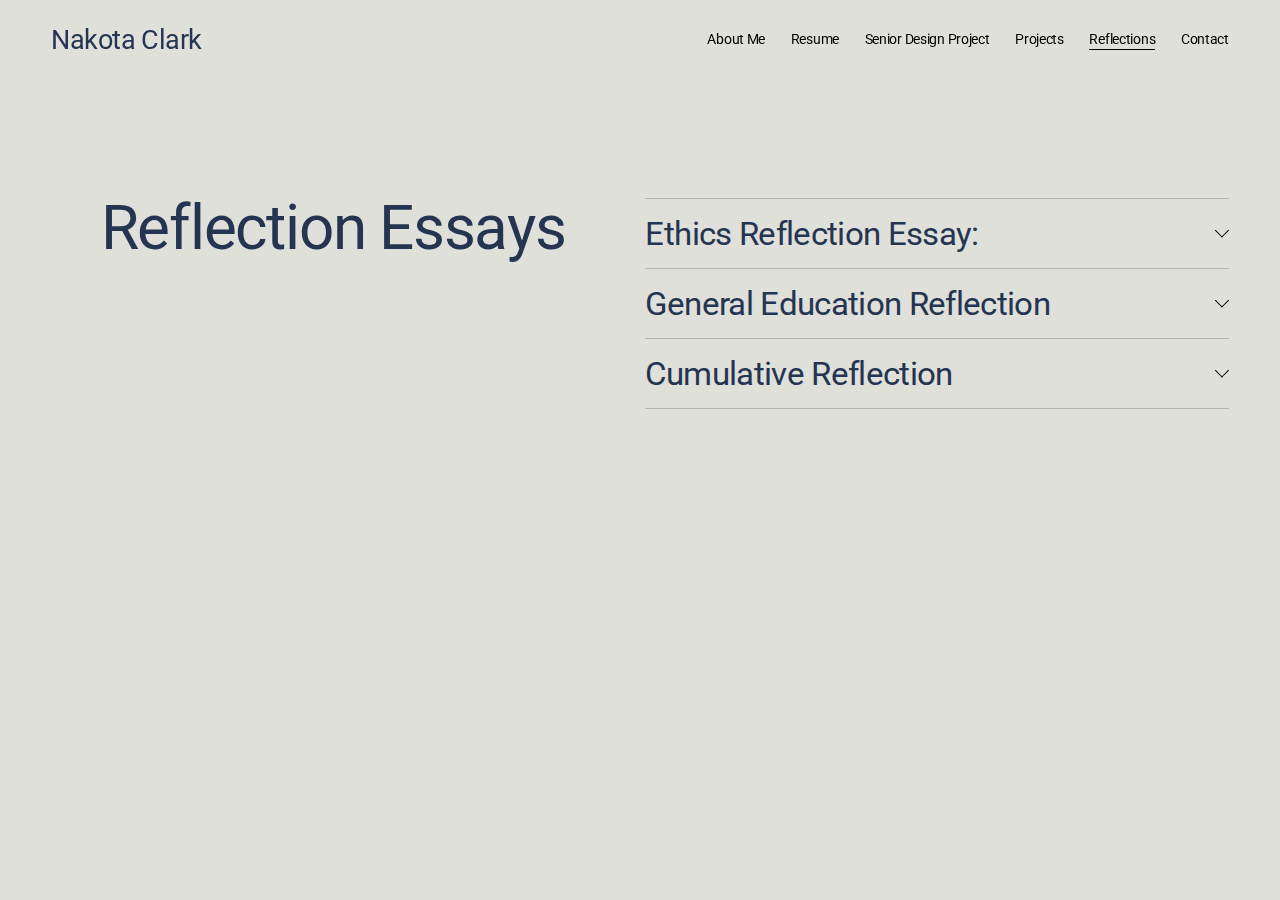
<file: reflections.html>
<!doctype html>
<html xmlns:og="http://opengraphprotocol.org/schema/" xmlns:fb="http://www.facebook.com/2008/fbml" lang="en-US"  >
  <head>
	<base href="">
	<script src="js/rerouter.js"></script>
    <meta http-equiv="X-UA-Compatible" content="IE=edge,chrome=1">
    <meta name="viewport" content="width=device-width, initial-scale=1">
    <!-- nakotaclark -->

<meta charset="utf-8" />
<title>Reflections &mdash; Nakota Clark</title>
<meta http-equiv="Accept-CH" content="Sec-CH-UA-Platform-Version, Sec-CH-UA-Model" /><link rel="icon" type="image/x-icon" href="https://assets.squarespace.com/universal/default-favicon.ico"/>
<link rel="canonical" href="https://www.nakotaclark.com/reflections"/>
<meta property="og:site_name" content="Nakota Clark"/>
<meta property="og:title" content="Reflections &mdash; Nakota Clark"/>
<meta property="og:url" content="https://www.nakotaclark.com/reflections"/>
<meta property="og:type" content="website"/>
<meta itemprop="name" content="Reflections — Nakota Clark"/>
<meta itemprop="url" content="https://www.nakotaclark.com/reflections"/>
<meta name="twitter:title" content="Reflections — Nakota Clark"/>
<meta name="twitter:url" content="https://www.nakotaclark.com/reflections"/>
<meta name="twitter:card" content="summary"/>
<meta name="description" content="" />
<link rel="preconnect" href="https://images.squarespace-cdn.com">
<link rel="preconnect" href="https://fonts.gstatic.com" crossorigin>
<link rel="stylesheet" href="https://fonts.googleapis.com/css2?family=Roboto:ital,wght@0,400;0,500;0,700;1,400;1,700"><script type="text/javascript"  defer="true" nomodule="nomodule" src="js/legacy.js"></script>
<script type="text/javascript"  defer="true" src="js/modern.js"></script>
<script type="text/javascript">SQUARESPACE_ROLLUPS = {};</script>
<script>(function(rollups, name) { if (!rollups[name]) { rollups[name] = {}; } rollups[name].js = ["js/extract-css-runtime-3dfda9e98322802e-min.en-us.js"]; })(SQUARESPACE_ROLLUPS, 'squarespace-extract_css_runtime');</script>
<script  src="js/extract-css-runtime-3dfda9e98322802e-min.en-us.js" defer ></script><script>(function(rollups, name) { if (!rollups[name]) { rollups[name] = {}; } rollups[name].js = ["js/extract-css-moment-js-vendor-6f2a1f6ec9a41489-min.en-us.js"]; })(SQUARESPACE_ROLLUPS, 'squarespace-extract_css_moment_js_vendor');</script>
<script  src="js/extract-css-moment-js-vendor-6f2a1f6ec9a41489-min.en-us.js" defer ></script><script>(function(rollups, name) { if (!rollups[name]) { rollups[name] = {}; } rollups[name].js = ["js/cldr-resource-pack-c5175d8ac6fd7505-min.en-us.js"]; })(SQUARESPACE_ROLLUPS, 'squarespace-cldr_resource_pack');</script>
<script  src="js/cldr-resource-pack-c5175d8ac6fd7505-min.en-us.js" defer ></script><script>(function(rollups, name) { if (!rollups[name]) { rollups[name] = {}; } rollups[name].js = ["js/common-vendors-stable-fbd854d40b0804b7-min.en-us.js"]; })(SQUARESPACE_ROLLUPS, 'squarespace-common_vendors_stable');</script>
<script  src="js/common-vendors-stable-fbd854d40b0804b7-min.en-us.js" defer ></script><script>(function(rollups, name) { if (!rollups[name]) { rollups[name] = {}; } rollups[name].js = ["js/common-vendors-de7a5ee370fcd3c4-min.en-us.js"]; })(SQUARESPACE_ROLLUPS, 'squarespace-common_vendors');</script>
<script  src="js/common-vendors-de7a5ee370fcd3c4-min.en-us.js" defer ></script><script>(function(rollups, name) { if (!rollups[name]) { rollups[name] = {}; } rollups[name].js = ["js/common-2c4afa8634b509e9-min.en-us.js"]; })(SQUARESPACE_ROLLUPS, 'squarespace-common');</script>
<script  src="js/common-2c4afa8634b509e9-min.en-us.js" defer ></script><script>(function(rollups, name) { if (!rollups[name]) { rollups[name] = {}; } rollups[name].js = ["js/user-account-core-7bbab65d6fe82b72-min.en-us.js"]; })(SQUARESPACE_ROLLUPS, 'squarespace-user_account_core');</script>
<script  src="js/user-account-core-7bbab65d6fe82b72-min.en-us.js" defer ></script><script>(function(rollups, name) { if (!rollups[name]) { rollups[name] = {}; } rollups[name].css = ["css/user-account-core-e83df9d2d6f1f458-min.en-us.css"]; })(SQUARESPACE_ROLLUPS, 'squarespace-user_account_core');</script>
<link rel="stylesheet" type="text/css" href="css/user-account-core-e83df9d2d6f1f458-min.en-us.css"><script data-name="static-context">Static = window.Static || {}; Static.SQUARESPACE_CONTEXT = {"betaFeatureFlags":["override_block_styles","supports_versioned_template_assets","campaigns_import_discounts","i18n_beta_website_locales","contacts_and_campaigns_redesign","marketing_landing_page","enable_form_submission_trigger","campaigns_thumbnail_layout","campaigns_merch_state","member_areas_feature","campaigns_discount_section_in_blasts","scripts_defer","campaigns_new_image_layout_picker","new_stacked_index","marketing_automations","nested_categories","campaigns_discount_section_in_automations"],"facebookAppId":"314192535267336","facebookApiVersion":"v6.0","rollups":{"squarespace-announcement-bar":{"js":"js/announcement-bar-47f2b5ad20b5a1f8-min.en-us.js"},"squarespace-audio-player":{"css":"css/audio-player-b05f5197a871c566-min.en-us.css","js":"js/audio-player-8ff7d9e5bbaa61c6-min.en-us.js"},"squarespace-blog-collection-list":{"css":"css/blog-collection-list-b4046463b72f34e2-min.en-us.css","js":"js/blog-collection-list-d311389abad5cb4e-min.en-us.js"},"squarespace-calendar-block-renderer":{"css":"css/calendar-block-renderer-b72d08ba4421f5a0-min.en-us.css","js":"js/calendar-block-renderer-968cdc0f3cef83d5-min.en-us.js"},"squarespace-chartjs-helpers":{"css":"css/chartjs-helpers-96b256171ee039c1-min.en-us.css","js":"js/chartjs-helpers-9dceb144c7651c6b-min.en-us.js"},"squarespace-comments":{"css":"css/comments-3c0201f524dedf70-min.en-us.css","js":"js/comments-63c9c746fd817266-min.en-us.js"},"squarespace-custom-css-popup":{"css":"css/custom-css-popup-3548b2c6ee1a27f3-min.en-us.css","js":"js/custom-css-popup-d7c6b5603fddcff7-min.en-us.js"},"squarespace-dialog":{"css":"css/dialog-f9093f2d526b94df-min.en-us.css","js":"js/dialog-13bab3aa8f89013f-min.en-us.js"},"squarespace-events-collection":{"css":"css/events-collection-b72d08ba4421f5a0-min.en-us.css","js":"js/events-collection-2bc817af34c081b9-min.en-us.js"},"squarespace-form-rendering-utils":{"js":"js/form-rendering-utils-cc6c86a875e95a49-min.en-us.js"},"squarespace-forms":{"css":"css/forms-0afd3c6ac30bbab1-min.en-us.css","js":"js/forms-e8dfd92d01326da5-min.en-us.js"},"squarespace-gallery-collection-list":{"css":"css/gallery-collection-list-b4046463b72f34e2-min.en-us.css","js":"js/gallery-collection-list-576f85f760af6e95-min.en-us.js"},"squarespace-image-zoom":{"css":"css/image-zoom-b4046463b72f34e2-min.en-us.css","js":"js/image-zoom-48fa25f53a8051bf-min.en-us.js"},"squarespace-pinterest":{"css":"css/pinterest-b4046463b72f34e2-min.en-us.css","js":"js/pinterest-6a1b72510147fc54-min.en-us.js"},"squarespace-popup-overlay":{"css":"css/popup-overlay-b742b752f5880972-min.en-us.css","js":"js/popup-overlay-9028421b4e1ff9e0-min.en-us.js"},"squarespace-product-quick-view":{"css":"css/product-quick-view-9052fb446c5800ee-min.en-us.css","js":"js/product-quick-view-3f5fa554a96ad391-min.en-us.js"},"squarespace-products-collection-item-v2":{"css":"css/products-collection-item-v2-b4046463b72f34e2-min.en-us.css","js":"js/products-collection-item-v2-18f8dd35f59f518d-min.en-us.js"},"squarespace-products-collection-list-v2":{"css":"css/products-collection-list-v2-b4046463b72f34e2-min.en-us.css","js":"js/products-collection-list-v2-de04c98879eafaa3-min.en-us.js"},"squarespace-search-page":{"css":"css/search-page-90a67fc09b9b32c6-min.en-us.css","js":"js/search-page-e5f1372318aea976-min.en-us.js"},"squarespace-search-preview":{"js":"js/search-preview-151ffba8baf13bd7-min.en-us.js"},"squarespace-simple-liking":{"css":"css/simple-liking-701bf8bbc05ec6aa-min.en-us.css","js":"js/simple-liking-8213887e30899090-min.en-us.js"},"squarespace-social-buttons":{"css":"css/social-buttons-95032e5fa98e47a5-min.en-us.css","js":"js/social-buttons-ec53e1f9f187c498-min.en-us.js"},"squarespace-tourdates":{"css":"css/tourdates-b4046463b72f34e2-min.en-us.css","js":"js/tourdates-1e51660fbb6b71ba-min.en-us.js"},"squarespace-website-overlays-manager":{"css":"css/website-overlays-manager-07ea5a4e004e6710-min.en-us.css","js":"js/website-overlays-manager-5f4642c4f6c295de-min.en-us.js"}},"pageType":2,"website":{"id":"68cb1854bdaa5f448ea2534c","identifier":"nakotaclark","websiteType":1,"contentModifiedOn":1758167242464,"cloneable":false,"hasBeenCloneable":false,"siteStatus":{},"language":"en-US","translationLocale":"en-US","timeZone":"America/Chicago","machineTimeZoneOffset":-18000000,"timeZoneOffset":-18000000,"timeZoneAbbr":"CDT","siteTitle":"Nakota Clark","fullSiteTitle":"Reflections \u2014 Nakota Clark","siteDescription":"","location":{},"shareButtonOptions":{"1":true,"8":true,"2":true,"3":true,"6":true,"4":true,"7":true},"authenticUrl":"https://www.nakotaclark.com","internalUrl":"https://nakotaclark.squarespace.com","baseUrl":"https://www.nakotaclark.com","primaryDomain":"www.nakotaclark.com","sslSetting":3,"isHstsEnabled":true,"typekitId":"","statsMigrated":false,"imageMetadataProcessingEnabled":false,"screenshotId":"ed84f3b3387cc7a2441d2629f0d82088f732c3043be937320a0913ef2a09d804","captchaSettings":{"enabledForDonations":false},"showOwnerLogin":false},"websiteSettings":{"id":"68cb1854bdaa5f448ea2534e","websiteId":"68cb1854bdaa5f448ea2534c","subjects":[],"country":"US","state":"IA","simpleLikingEnabled":true,"mobileInfoBarSettings":{"isContactEmailEnabled":false,"isContactPhoneNumberEnabled":false,"isLocationEnabled":false,"isBusinessHoursEnabled":false},"announcementBarSettings":{},"commentLikesAllowed":true,"commentAnonAllowed":true,"commentThreaded":true,"commentApprovalRequired":false,"commentAvatarsOn":true,"commentSortType":2,"commentFlagThreshold":0,"commentFlagsAllowed":true,"commentEnableByDefault":true,"commentDisableAfterDaysDefault":0,"disqusShortname":"","commentsEnabled":false,"businessHours":{},"storeSettings":{"returnPolicy":null,"termsOfService":null,"privacyPolicy":null,"expressCheckout":false,"continueShoppingLinkUrl":"/","useLightCart":false,"showNoteField":false,"shippingCountryDefaultValue":"US","billToShippingDefaultValue":false,"showShippingPhoneNumber":true,"isShippingPhoneRequired":false,"showBillingPhoneNumber":true,"isBillingPhoneRequired":false,"currenciesSupported":["USD","CAD","GBP","AUD","EUR","CHF","NOK","SEK","DKK","NZD","SGD","MXN","HKD","CZK","ILS","MYR","RUB","PHP","PLN","THB","BRL","ARS","COP","IDR","INR","JPY","ZAR"],"defaultCurrency":"USD","selectedCurrency":"USD","measurementStandard":1,"showCustomCheckoutForm":false,"checkoutPageMarketingOptInEnabled":true,"enableMailingListOptInByDefault":false,"sameAsRetailLocation":false,"merchandisingSettings":{"scarcityEnabledOnProductItems":false,"scarcityEnabledOnProductBlocks":false,"scarcityMessageType":"DEFAULT_SCARCITY_MESSAGE","scarcityThreshold":10,"multipleQuantityAllowedForServices":true,"restockNotificationsEnabled":false,"restockNotificationsMailingListSignUpEnabled":false,"relatedProductsEnabled":false,"relatedProductsOrdering":"random","soldOutVariantsDropdownDisabled":false,"productComposerOptedIn":false,"productComposerABTestOptedOut":false,"productReviewsEnabled":false},"minimumOrderSubtotalEnabled":false,"minimumOrderSubtotal":{"currency":"USD","value":"0.00"},"isLive":false,"multipleQuantityAllowedForServices":true},"useEscapeKeyToLogin":false,"ssBadgeType":1,"ssBadgePosition":4,"ssBadgeVisibility":1,"ssBadgeDevices":1,"pinterestOverlayOptions":{"mode":"disabled"},"userAccountsSettings":{"loginAllowed":true,"signupAllowed":true}},"cookieSettings":{"isCookieBannerEnabled":false,"isRestrictiveCookiePolicyEnabled":false,"cookieBannerText":"","cookieBannerTheme":"","cookieBannerVariant":"","cookieBannerPosition":"","cookieBannerCtaVariant":"","cookieBannerCtaText":"","cookieBannerAcceptType":"OPT_IN","cookieBannerOptOutCtaText":"","cookieBannerHasOptOut":false,"cookieBannerHasManageCookies":true,"cookieBannerManageCookiesLabel":"","cookieBannerSavedPreferencesText":"","cookieBannerSavedPreferencesLayout":"PILL"},"websiteCloneable":false,"collection":{"title":"Reflections","id":"68cb7a6667bbdf13b8191053","fullUrl":"/reflections","type":10,"permissionType":1},"subscribed":false,"appDomain":"squarespace.com","templateTweakable":true,"tweakJSON":{"form-use-theme-colors":"true","header-logo-height":"20px","header-mobile-logo-max-height":"30px","header-vert-padding":"2vw","header-width":"Full","maxPageWidth":"2000px","mobile-header-vert-padding":"6vw","pagePadding":"4vw","tweak-blog-alternating-side-by-side-image-aspect-ratio":"1:1 Square","tweak-blog-alternating-side-by-side-image-spacing":"6%","tweak-blog-alternating-side-by-side-meta-spacing":"20px","tweak-blog-alternating-side-by-side-primary-meta":"Categories","tweak-blog-alternating-side-by-side-read-more-spacing":"20px","tweak-blog-alternating-side-by-side-secondary-meta":"Date","tweak-blog-basic-grid-columns":"3","tweak-blog-basic-grid-image-aspect-ratio":"3:2 Standard","tweak-blog-basic-grid-image-spacing":"35px","tweak-blog-basic-grid-meta-spacing":"25px","tweak-blog-basic-grid-primary-meta":"Categories","tweak-blog-basic-grid-read-more-spacing":"20px","tweak-blog-basic-grid-secondary-meta":"Date","tweak-blog-item-custom-width":"50","tweak-blog-item-show-author-profile":"false","tweak-blog-item-width":"Medium","tweak-blog-masonry-columns":"2","tweak-blog-masonry-horizontal-spacing":"30px","tweak-blog-masonry-image-spacing":"20px","tweak-blog-masonry-meta-spacing":"20px","tweak-blog-masonry-primary-meta":"Categories","tweak-blog-masonry-read-more-spacing":"20px","tweak-blog-masonry-secondary-meta":"Date","tweak-blog-masonry-vertical-spacing":"30px","tweak-blog-side-by-side-image-aspect-ratio":"1:1 Square","tweak-blog-side-by-side-image-spacing":"6%","tweak-blog-side-by-side-meta-spacing":"20px","tweak-blog-side-by-side-primary-meta":"Categories","tweak-blog-side-by-side-read-more-spacing":"20px","tweak-blog-side-by-side-secondary-meta":"Date","tweak-blog-single-column-image-spacing":"50px","tweak-blog-single-column-meta-spacing":"30px","tweak-blog-single-column-primary-meta":"Categories","tweak-blog-single-column-read-more-spacing":"15px","tweak-blog-single-column-secondary-meta":"Date","tweak-events-stacked-show-thumbnails":"true","tweak-events-stacked-thumbnail-size":"3:2 Standard","tweak-fixed-header":"false","tweak-fixed-header-style":"Basic","tweak-global-animations-animation-curve":"ease","tweak-global-animations-animation-delay":"0.1s","tweak-global-animations-animation-duration":"0.1s","tweak-global-animations-animation-style":"fade","tweak-global-animations-animation-type":"none","tweak-global-animations-complexity-level":"detailed","tweak-global-animations-enabled":"false","tweak-portfolio-grid-basic-custom-height":"50","tweak-portfolio-grid-overlay-custom-height":"50","tweak-portfolio-hover-follow-acceleration":"10%","tweak-portfolio-hover-follow-animation-duration":"Fast","tweak-portfolio-hover-follow-animation-type":"Fade","tweak-portfolio-hover-follow-delimiter":"Bullet","tweak-portfolio-hover-follow-front":"false","tweak-portfolio-hover-follow-layout":"Inline","tweak-portfolio-hover-follow-size":"50","tweak-portfolio-hover-follow-text-spacing-x":"1.5","tweak-portfolio-hover-follow-text-spacing-y":"1.5","tweak-portfolio-hover-static-animation-duration":"Fast","tweak-portfolio-hover-static-animation-type":"Fade","tweak-portfolio-hover-static-delimiter":"Hyphen","tweak-portfolio-hover-static-front":"true","tweak-portfolio-hover-static-layout":"Inline","tweak-portfolio-hover-static-size":"50","tweak-portfolio-hover-static-text-spacing-x":"1.5","tweak-portfolio-hover-static-text-spacing-y":"1.5","tweak-portfolio-index-background-animation-duration":"Medium","tweak-portfolio-index-background-animation-type":"Fade","tweak-portfolio-index-background-custom-height":"50","tweak-portfolio-index-background-delimiter":"None","tweak-portfolio-index-background-height":"Large","tweak-portfolio-index-background-horizontal-alignment":"Center","tweak-portfolio-index-background-link-format":"Stacked","tweak-portfolio-index-background-persist":"false","tweak-portfolio-index-background-vertical-alignment":"Middle","tweak-portfolio-index-background-width":"Full","tweak-product-basic-item-click-action":"None","tweak-product-basic-item-gallery-aspect-ratio":"3:4 Three-Four (Vertical)","tweak-product-basic-item-gallery-design":"Slideshow","tweak-product-basic-item-gallery-width":"50%","tweak-product-basic-item-hover-action":"None","tweak-product-basic-item-image-spacing":"2vw","tweak-product-basic-item-image-zoom-factor":"2","tweak-product-basic-item-product-variant-display":"Dropdown","tweak-product-basic-item-thumbnail-placement":"Side","tweak-product-basic-item-variant-picker-layout":"Dropdowns","tweak-products-add-to-cart-button":"false","tweak-products-columns":"2","tweak-products-gutter-column":"2vw","tweak-products-gutter-row":"5vw","tweak-products-header-text-alignment":"Middle","tweak-products-image-aspect-ratio":"1:1 Square","tweak-products-image-text-spacing":"1.5vw","tweak-products-mobile-columns":"1","tweak-products-text-alignment":"Left","tweak-products-width":"Full","tweak-transparent-header":"true"},"templateId":"5c5a519771c10ba3470d8101","templateVersion":"7.1","pageFeatures":[1,2,4],"gmRenderKey":"QUl6YVN5Q0JUUk9xNkx1dkZfSUUxcjQ2LVQ0QWVUU1YtMGQ3bXk4","templateScriptsRootUrl":"https://static1.squarespace.com/static/vta/5c5a519771c10ba3470d8101/scripts/","impersonatedSession":false,"tzData":{"zones":[[-360,"US","C%sT",null]],"rules":{"US":[[1967,2006,null,"Oct","lastSun","2:00","0","S"],[1987,2006,null,"Apr","Sun>=1","2:00","1:00","D"],[2007,"max",null,"Mar","Sun>=8","2:00","1:00","D"],[2007,"max",null,"Nov","Sun>=1","2:00","0","S"]]}},"showAnnouncementBar":false,"recaptchaEnterpriseContext":{"recaptchaEnterpriseSiteKey":"6LdDFQwjAAAAAPigEvvPgEVbb7QBm-TkVJdDTlAv"},"i18nContext":{"timeZoneData":{"id":"America/Chicago","name":"Central Time"}},"env":"PRODUCTION","visitorFormContext":{"formFieldFormats":{"initialPhoneFormat":{"id":0,"type":"PHONE_NUMBER","country":"US","labelLocale":"en-US","fields":[{"type":"SEPARATOR","label":"(","identifier":"LeftParen","length":0,"required":false,"metadata":{}},{"type":"FIELD","label":"1","identifier":"1","length":3,"required":false,"metadata":{}},{"type":"SEPARATOR","label":")","identifier":"RightParen","length":0,"required":false,"metadata":{}},{"type":"SEPARATOR","label":" ","identifier":"Space","length":0,"required":false,"metadata":{}},{"type":"FIELD","label":"2","identifier":"2","length":3,"required":false,"metadata":{}},{"type":"SEPARATOR","label":"-","identifier":"Dash","length":0,"required":false,"metadata":{}},{"type":"FIELD","label":"3","identifier":"3","length":14,"required":false,"metadata":{}}]},"initialNameOrder":"GIVEN_FIRST","initialAddressFormat":{"id":0,"type":"ADDRESS","country":"US","labelLocale":"en","fields":[{"type":"FIELD","label":"Address Line 1","identifier":"Line1","length":0,"required":true,"metadata":{"autocomplete":"address-line1"}},{"type":"SEPARATOR","label":"\n","identifier":"Newline","length":0,"required":false,"metadata":{}},{"type":"FIELD","label":"Address Line 2","identifier":"Line2","length":0,"required":false,"metadata":{"autocomplete":"address-line2"}},{"type":"SEPARATOR","label":"\n","identifier":"Newline","length":0,"required":false,"metadata":{}},{"type":"FIELD","label":"City","identifier":"City","length":0,"required":true,"metadata":{"autocomplete":"address-level2"}},{"type":"SEPARATOR","label":",","identifier":"Comma","length":0,"required":false,"metadata":{}},{"type":"SEPARATOR","label":" ","identifier":"Space","length":0,"required":false,"metadata":{}},{"type":"FIELD","label":"State","identifier":"State","length":0,"required":true,"metadata":{"autocomplete":"address-level1"}},{"type":"SEPARATOR","label":" ","identifier":"Space","length":0,"required":false,"metadata":{}},{"type":"FIELD","label":"ZIP Code","identifier":"Zip","length":0,"required":true,"metadata":{"autocomplete":"postal-code"}}]},"countries":[{"name":"Afghanistan","code":"AF","phoneCode":"+93"},{"name":"\u00C5land Islands","code":"AX","phoneCode":"+358"},{"name":"Albania","code":"AL","phoneCode":"+355"},{"name":"Algeria","code":"DZ","phoneCode":"+213"},{"name":"American Samoa","code":"AS","phoneCode":"+1"},{"name":"Andorra","code":"AD","phoneCode":"+376"},{"name":"Angola","code":"AO","phoneCode":"+244"},{"name":"Anguilla","code":"AI","phoneCode":"+1"},{"name":"Antigua & Barbuda","code":"AG","phoneCode":"+1"},{"name":"Argentina","code":"AR","phoneCode":"+54"},{"name":"Armenia","code":"AM","phoneCode":"+374"},{"name":"Aruba","code":"AW","phoneCode":"+297"},{"name":"Ascension Island","code":"AC","phoneCode":"+247"},{"name":"Australia","code":"AU","phoneCode":"+61"},{"name":"Austria","code":"AT","phoneCode":"+43"},{"name":"Azerbaijan","code":"AZ","phoneCode":"+994"},{"name":"Bahamas","code":"BS","phoneCode":"+1"},{"name":"Bahrain","code":"BH","phoneCode":"+973"},{"name":"Bangladesh","code":"BD","phoneCode":"+880"},{"name":"Barbados","code":"BB","phoneCode":"+1"},{"name":"Belarus","code":"BY","phoneCode":"+375"},{"name":"Belgium","code":"BE","phoneCode":"+32"},{"name":"Belize","code":"BZ","phoneCode":"+501"},{"name":"Benin","code":"BJ","phoneCode":"+229"},{"name":"Bermuda","code":"BM","phoneCode":"+1"},{"name":"Bhutan","code":"BT","phoneCode":"+975"},{"name":"Bolivia","code":"BO","phoneCode":"+591"},{"name":"Bosnia & Herzegovina","code":"BA","phoneCode":"+387"},{"name":"Botswana","code":"BW","phoneCode":"+267"},{"name":"Brazil","code":"BR","phoneCode":"+55"},{"name":"British Indian Ocean Territory","code":"IO","phoneCode":"+246"},{"name":"British Virgin Islands","code":"VG","phoneCode":"+1"},{"name":"Brunei","code":"BN","phoneCode":"+673"},{"name":"Bulgaria","code":"BG","phoneCode":"+359"},{"name":"Burkina Faso","code":"BF","phoneCode":"+226"},{"name":"Burundi","code":"BI","phoneCode":"+257"},{"name":"Cambodia","code":"KH","phoneCode":"+855"},{"name":"Cameroon","code":"CM","phoneCode":"+237"},{"name":"Canada","code":"CA","phoneCode":"+1"},{"name":"Cape Verde","code":"CV","phoneCode":"+238"},{"name":"Caribbean Netherlands","code":"BQ","phoneCode":"+599"},{"name":"Cayman Islands","code":"KY","phoneCode":"+1"},{"name":"Central African Republic","code":"CF","phoneCode":"+236"},{"name":"Chad","code":"TD","phoneCode":"+235"},{"name":"Chile","code":"CL","phoneCode":"+56"},{"name":"China","code":"CN","phoneCode":"+86"},{"name":"Christmas Island","code":"CX","phoneCode":"+61"},{"name":"Cocos (Keeling) Islands","code":"CC","phoneCode":"+61"},{"name":"Colombia","code":"CO","phoneCode":"+57"},{"name":"Comoros","code":"KM","phoneCode":"+269"},{"name":"Congo - Brazzaville","code":"CG","phoneCode":"+242"},{"name":"Congo - Kinshasa","code":"CD","phoneCode":"+243"},{"name":"Cook Islands","code":"CK","phoneCode":"+682"},{"name":"Costa Rica","code":"CR","phoneCode":"+506"},{"name":"C\u00F4te d\u2019Ivoire","code":"CI","phoneCode":"+225"},{"name":"Croatia","code":"HR","phoneCode":"+385"},{"name":"Cuba","code":"CU","phoneCode":"+53"},{"name":"Cura\u00E7ao","code":"CW","phoneCode":"+599"},{"name":"Cyprus","code":"CY","phoneCode":"+357"},{"name":"Czechia","code":"CZ","phoneCode":"+420"},{"name":"Denmark","code":"DK","phoneCode":"+45"},{"name":"Djibouti","code":"DJ","phoneCode":"+253"},{"name":"Dominica","code":"DM","phoneCode":"+1"},{"name":"Dominican Republic","code":"DO","phoneCode":"+1"},{"name":"Ecuador","code":"EC","phoneCode":"+593"},{"name":"Egypt","code":"EG","phoneCode":"+20"},{"name":"El Salvador","code":"SV","phoneCode":"+503"},{"name":"Equatorial Guinea","code":"GQ","phoneCode":"+240"},{"name":"Eritrea","code":"ER","phoneCode":"+291"},{"name":"Estonia","code":"EE","phoneCode":"+372"},{"name":"Eswatini","code":"SZ","phoneCode":"+268"},{"name":"Ethiopia","code":"ET","phoneCode":"+251"},{"name":"Falkland Islands","code":"FK","phoneCode":"+500"},{"name":"Faroe Islands","code":"FO","phoneCode":"+298"},{"name":"Fiji","code":"FJ","phoneCode":"+679"},{"name":"Finland","code":"FI","phoneCode":"+358"},{"name":"France","code":"FR","phoneCode":"+33"},{"name":"French Guiana","code":"GF","phoneCode":"+594"},{"name":"French Polynesia","code":"PF","phoneCode":"+689"},{"name":"Gabon","code":"GA","phoneCode":"+241"},{"name":"Gambia","code":"GM","phoneCode":"+220"},{"name":"Georgia","code":"GE","phoneCode":"+995"},{"name":"Germany","code":"DE","phoneCode":"+49"},{"name":"Ghana","code":"GH","phoneCode":"+233"},{"name":"Gibraltar","code":"GI","phoneCode":"+350"},{"name":"Greece","code":"GR","phoneCode":"+30"},{"name":"Greenland","code":"GL","phoneCode":"+299"},{"name":"Grenada","code":"GD","phoneCode":"+1"},{"name":"Guadeloupe","code":"GP","phoneCode":"+590"},{"name":"Guam","code":"GU","phoneCode":"+1"},{"name":"Guatemala","code":"GT","phoneCode":"+502"},{"name":"Guernsey","code":"GG","phoneCode":"+44"},{"name":"Guinea","code":"GN","phoneCode":"+224"},{"name":"Guinea-Bissau","code":"GW","phoneCode":"+245"},{"name":"Guyana","code":"GY","phoneCode":"+592"},{"name":"Haiti","code":"HT","phoneCode":"+509"},{"name":"Honduras","code":"HN","phoneCode":"+504"},{"name":"Hong Kong SAR China","code":"HK","phoneCode":"+852"},{"name":"Hungary","code":"HU","phoneCode":"+36"},{"name":"Iceland","code":"IS","phoneCode":"+354"},{"name":"India","code":"IN","phoneCode":"+91"},{"name":"Indonesia","code":"ID","phoneCode":"+62"},{"name":"Iran","code":"IR","phoneCode":"+98"},{"name":"Iraq","code":"IQ","phoneCode":"+964"},{"name":"Ireland","code":"IE","phoneCode":"+353"},{"name":"Isle of Man","code":"IM","phoneCode":"+44"},{"name":"Israel","code":"IL","phoneCode":"+972"},{"name":"Italy","code":"IT","phoneCode":"+39"},{"name":"Jamaica","code":"JM","phoneCode":"+1"},{"name":"Japan","code":"JP","phoneCode":"+81"},{"name":"Jersey","code":"JE","phoneCode":"+44"},{"name":"Jordan","code":"JO","phoneCode":"+962"},{"name":"Kazakhstan","code":"KZ","phoneCode":"+7"},{"name":"Kenya","code":"KE","phoneCode":"+254"},{"name":"Kiribati","code":"KI","phoneCode":"+686"},{"name":"Kosovo","code":"XK","phoneCode":"+383"},{"name":"Kuwait","code":"KW","phoneCode":"+965"},{"name":"Kyrgyzstan","code":"KG","phoneCode":"+996"},{"name":"Laos","code":"LA","phoneCode":"+856"},{"name":"Latvia","code":"LV","phoneCode":"+371"},{"name":"Lebanon","code":"LB","phoneCode":"+961"},{"name":"Lesotho","code":"LS","phoneCode":"+266"},{"name":"Liberia","code":"LR","phoneCode":"+231"},{"name":"Libya","code":"LY","phoneCode":"+218"},{"name":"Liechtenstein","code":"LI","phoneCode":"+423"},{"name":"Lithuania","code":"LT","phoneCode":"+370"},{"name":"Luxembourg","code":"LU","phoneCode":"+352"},{"name":"Macao SAR China","code":"MO","phoneCode":"+853"},{"name":"Madagascar","code":"MG","phoneCode":"+261"},{"name":"Malawi","code":"MW","phoneCode":"+265"},{"name":"Malaysia","code":"MY","phoneCode":"+60"},{"name":"Maldives","code":"MV","phoneCode":"+960"},{"name":"Mali","code":"ML","phoneCode":"+223"},{"name":"Malta","code":"MT","phoneCode":"+356"},{"name":"Marshall Islands","code":"MH","phoneCode":"+692"},{"name":"Martinique","code":"MQ","phoneCode":"+596"},{"name":"Mauritania","code":"MR","phoneCode":"+222"},{"name":"Mauritius","code":"MU","phoneCode":"+230"},{"name":"Mayotte","code":"YT","phoneCode":"+262"},{"name":"Mexico","code":"MX","phoneCode":"+52"},{"name":"Micronesia","code":"FM","phoneCode":"+691"},{"name":"Moldova","code":"MD","phoneCode":"+373"},{"name":"Monaco","code":"MC","phoneCode":"+377"},{"name":"Mongolia","code":"MN","phoneCode":"+976"},{"name":"Montenegro","code":"ME","phoneCode":"+382"},{"name":"Montserrat","code":"MS","phoneCode":"+1"},{"name":"Morocco","code":"MA","phoneCode":"+212"},{"name":"Mozambique","code":"MZ","phoneCode":"+258"},{"name":"Myanmar (Burma)","code":"MM","phoneCode":"+95"},{"name":"Namibia","code":"NA","phoneCode":"+264"},{"name":"Nauru","code":"NR","phoneCode":"+674"},{"name":"Nepal","code":"NP","phoneCode":"+977"},{"name":"Netherlands","code":"NL","phoneCode":"+31"},{"name":"New Caledonia","code":"NC","phoneCode":"+687"},{"name":"New Zealand","code":"NZ","phoneCode":"+64"},{"name":"Nicaragua","code":"NI","phoneCode":"+505"},{"name":"Niger","code":"NE","phoneCode":"+227"},{"name":"Nigeria","code":"NG","phoneCode":"+234"},{"name":"Niue","code":"NU","phoneCode":"+683"},{"name":"Norfolk Island","code":"NF","phoneCode":"+672"},{"name":"Northern Mariana Islands","code":"MP","phoneCode":"+1"},{"name":"North Korea","code":"KP","phoneCode":"+850"},{"name":"North Macedonia","code":"MK","phoneCode":"+389"},{"name":"Norway","code":"NO","phoneCode":"+47"},{"name":"Oman","code":"OM","phoneCode":"+968"},{"name":"Pakistan","code":"PK","phoneCode":"+92"},{"name":"Palau","code":"PW","phoneCode":"+680"},{"name":"Palestinian Territories","code":"PS","phoneCode":"+970"},{"name":"Panama","code":"PA","phoneCode":"+507"},{"name":"Papua New Guinea","code":"PG","phoneCode":"+675"},{"name":"Paraguay","code":"PY","phoneCode":"+595"},{"name":"Peru","code":"PE","phoneCode":"+51"},{"name":"Philippines","code":"PH","phoneCode":"+63"},{"name":"Poland","code":"PL","phoneCode":"+48"},{"name":"Portugal","code":"PT","phoneCode":"+351"},{"name":"Puerto Rico","code":"PR","phoneCode":"+1"},{"name":"Qatar","code":"QA","phoneCode":"+974"},{"name":"R\u00E9union","code":"RE","phoneCode":"+262"},{"name":"Romania","code":"RO","phoneCode":"+40"},{"name":"Russia","code":"RU","phoneCode":"+7"},{"name":"Rwanda","code":"RW","phoneCode":"+250"},{"name":"Samoa","code":"WS","phoneCode":"+685"},{"name":"San Marino","code":"SM","phoneCode":"+378"},{"name":"S\u00E3o Tom\u00E9 & Pr\u00EDncipe","code":"ST","phoneCode":"+239"},{"name":"Saudi Arabia","code":"SA","phoneCode":"+966"},{"name":"Senegal","code":"SN","phoneCode":"+221"},{"name":"Serbia","code":"RS","phoneCode":"+381"},{"name":"Seychelles","code":"SC","phoneCode":"+248"},{"name":"Sierra Leone","code":"SL","phoneCode":"+232"},{"name":"Singapore","code":"SG","phoneCode":"+65"},{"name":"Sint Maarten","code":"SX","phoneCode":"+1"},{"name":"Slovakia","code":"SK","phoneCode":"+421"},{"name":"Slovenia","code":"SI","phoneCode":"+386"},{"name":"Solomon Islands","code":"SB","phoneCode":"+677"},{"name":"Somalia","code":"SO","phoneCode":"+252"},{"name":"South Africa","code":"ZA","phoneCode":"+27"},{"name":"South Korea","code":"KR","phoneCode":"+82"},{"name":"South Sudan","code":"SS","phoneCode":"+211"},{"name":"Spain","code":"ES","phoneCode":"+34"},{"name":"Sri Lanka","code":"LK","phoneCode":"+94"},{"name":"St. Barth\u00E9lemy","code":"BL","phoneCode":"+590"},{"name":"St. Helena","code":"SH","phoneCode":"+290"},{"name":"St. Kitts & Nevis","code":"KN","phoneCode":"+1"},{"name":"St. Lucia","code":"LC","phoneCode":"+1"},{"name":"St. Martin","code":"MF","phoneCode":"+590"},{"name":"St. Pierre & Miquelon","code":"PM","phoneCode":"+508"},{"name":"St. Vincent & Grenadines","code":"VC","phoneCode":"+1"},{"name":"Sudan","code":"SD","phoneCode":"+249"},{"name":"Suriname","code":"SR","phoneCode":"+597"},{"name":"Svalbard & Jan Mayen","code":"SJ","phoneCode":"+47"},{"name":"Sweden","code":"SE","phoneCode":"+46"},{"name":"Switzerland","code":"CH","phoneCode":"+41"},{"name":"Syria","code":"SY","phoneCode":"+963"},{"name":"Taiwan","code":"TW","phoneCode":"+886"},{"name":"Tajikistan","code":"TJ","phoneCode":"+992"},{"name":"Tanzania","code":"TZ","phoneCode":"+255"},{"name":"Thailand","code":"TH","phoneCode":"+66"},{"name":"Timor-Leste","code":"TL","phoneCode":"+670"},{"name":"Togo","code":"TG","phoneCode":"+228"},{"name":"Tokelau","code":"TK","phoneCode":"+690"},{"name":"Tonga","code":"TO","phoneCode":"+676"},{"name":"Trinidad & Tobago","code":"TT","phoneCode":"+1"},{"name":"Tristan da Cunha","code":"TA","phoneCode":"+290"},{"name":"Tunisia","code":"TN","phoneCode":"+216"},{"name":"T\u00FCrkiye","code":"TR","phoneCode":"+90"},{"name":"Turkmenistan","code":"TM","phoneCode":"+993"},{"name":"Turks & Caicos Islands","code":"TC","phoneCode":"+1"},{"name":"Tuvalu","code":"TV","phoneCode":"+688"},{"name":"U.S. Virgin Islands","code":"VI","phoneCode":"+1"},{"name":"Uganda","code":"UG","phoneCode":"+256"},{"name":"Ukraine","code":"UA","phoneCode":"+380"},{"name":"United Arab Emirates","code":"AE","phoneCode":"+971"},{"name":"United Kingdom","code":"GB","phoneCode":"+44"},{"name":"United States","code":"US","phoneCode":"+1"},{"name":"Uruguay","code":"UY","phoneCode":"+598"},{"name":"Uzbekistan","code":"UZ","phoneCode":"+998"},{"name":"Vanuatu","code":"VU","phoneCode":"+678"},{"name":"Vatican City","code":"VA","phoneCode":"+39"},{"name":"Venezuela","code":"VE","phoneCode":"+58"},{"name":"Vietnam","code":"VN","phoneCode":"+84"},{"name":"Wallis & Futuna","code":"WF","phoneCode":"+681"},{"name":"Western Sahara","code":"EH","phoneCode":"+212"},{"name":"Yemen","code":"YE","phoneCode":"+967"},{"name":"Zambia","code":"ZM","phoneCode":"+260"},{"name":"Zimbabwe","code":"ZW","phoneCode":"+263"}]},"localizedStrings":{"validation":{"noValidSelection":"A valid selection must be made.","invalidUrl":"Must be a valid URL.","stringTooLong":"Value should have a length no longer than {0}.","containsInvalidKey":"{0} contains an invalid key.","invalidTwitterUsername":"Must be a valid Twitter username.","valueOutsideRange":"Value must be in the range {0} to {1}.","invalidPassword":"Passwords should not contain whitespace.","missingRequiredSubfields":"{0} is missing required subfields: {1}","invalidCurrency":"Currency value should be formatted like 1234 or 123.99.","invalidMapSize":"Value should contain exactly {0} elements.","subfieldsRequired":"All fields in {0} are required.","formSubmissionFailed":"Form submission failed. Review the following information: {0}.","invalidCountryCode":"Country code should have an optional plus and up to 4 digits.","invalidDate":"This is not a real date.","required":"{0} is required.","invalidStringLength":"Value should be {0} characters long.","invalidEmail":"Email addresses should follow the format user@domain.com.","invalidListLength":"Value should be {0} elements long.","allEmpty":"Please fill out at least one form field.","missingRequiredQuestion":"Missing a required question.","invalidQuestion":"Contained an invalid question.","captchaFailure":"Captcha validation failed. Please try again.","stringTooShort":"Value should have a length of at least {0}.","invalid":"{0} is not valid.","formErrors":"Form Errors","containsInvalidValue":"{0} contains an invalid value.","invalidUnsignedNumber":"Numbers must contain only digits and no other characters.","invalidName":"Valid names contain only letters, numbers, spaces, ', or - characters."},"submit":"Submit","status":{"title":"{@} Block","learnMore":"Learn more"},"name":{"firstName":"First Name","lastName":"Last Name"},"lightbox":{"openForm":"Open Form"},"likert":{"agree":"Agree","stronglyDisagree":"Strongly Disagree","disagree":"Disagree","stronglyAgree":"Strongly Agree","neutral":"Neutral"},"time":{"am":"AM","second":"Second","pm":"PM","minute":"Minute","amPm":"AM/PM","hour":"Hour"},"notFound":"Form not found.","date":{"yyyy":"YYYY","year":"Year","mm":"MM","day":"Day","month":"Month","dd":"DD"},"phone":{"country":"Country","number":"Number","prefix":"Prefix","areaCode":"Area Code","line":"Line"},"submitError":"Unable to submit form. Please try again later.","address":{"stateProvince":"State/Province","country":"Country","zipPostalCode":"Zip/Postal Code","address2":"Address 2","address1":"Address 1","city":"City"},"email":{"signUp":"Sign up for news and updates"},"cannotSubmitDemoForm":"This is a demo form and cannot be submitted.","required":"(required)","invalidData":"Invalid form data."}}};</script><script type="application/ld+json">{"url":"https://www.nakotaclark.com","name":"Nakota Clark","description":"","@context":"http://schema.org","@type":"WebSite"}</script><script type="application/ld+json">{"address":"","openingHours":"","@context":"http://schema.org","@type":"LocalBusiness"}</script><link rel="stylesheet" type="text/css" href="css/site.css"/><script>Static.COOKIE_BANNER_CAPABLE = true;</script>
<!-- End of Squarespace Headers -->
    <link rel="stylesheet" type="text/css" href="css/static.css">
  </head>

  <body
    id="collection-68cb7a6667bbdf13b8191053"
    class="
      form-use-theme-colors form-field-style-outline form-field-shape-pill form-field-border-all form-field-checkbox-type-icon form-field-checkbox-fill-outline form-field-checkbox-color-inverted form-field-checkbox-shape-rounded form-field-checkbox-layout-fit form-field-radio-type-icon form-field-radio-fill-outline form-field-radio-color-inverted form-field-radio-shape-rounded form-field-radio-layout-fit form-field-survey-fill-outline form-field-survey-color-inverted form-field-survey-shape-rounded form-field-hover-focus-outline form-submit-button-style-label tweak-portfolio-grid-overlay-width-full tweak-portfolio-grid-overlay-height-large tweak-portfolio-grid-overlay-image-aspect-ratio-11-square tweak-portfolio-grid-overlay-text-placement-center tweak-portfolio-grid-overlay-show-text-after-hover image-block-poster-text-alignment-left image-block-card-content-position-center image-block-card-text-alignment-left image-block-overlap-content-position-center image-block-overlap-text-alignment-left image-block-collage-content-position-center image-block-collage-text-alignment-left image-block-stack-text-alignment-left tweak-blog-single-column-width-full tweak-blog-single-column-text-alignment-left tweak-blog-single-column-image-placement-above tweak-blog-single-column-delimiter-bullet tweak-blog-single-column-read-more-style-show tweak-blog-single-column-primary-meta-categories tweak-blog-single-column-secondary-meta-date tweak-blog-single-column-meta-position-top tweak-blog-single-column-content-full-post tweak-blog-item-width-medium tweak-blog-item-text-alignment-left tweak-blog-item-meta-position-above-title tweak-blog-item-show-categories tweak-blog-item-show-date   tweak-blog-item-delimiter-bullet primary-button-style-solid primary-button-shape-pill secondary-button-style-outline secondary-button-shape-pill tertiary-button-style-outline tertiary-button-shape-underline tweak-events-stacked-width-full tweak-events-stacked-height-large  tweak-events-stacked-show-thumbnails tweak-events-stacked-thumbnail-size-32-standard tweak-events-stacked-date-style-with-text tweak-events-stacked-show-time tweak-events-stacked-show-location  tweak-events-stacked-show-excerpt  tweak-blog-basic-grid-width-inset tweak-blog-basic-grid-image-aspect-ratio-32-standard tweak-blog-basic-grid-text-alignment-center tweak-blog-basic-grid-delimiter-bullet tweak-blog-basic-grid-image-placement-above tweak-blog-basic-grid-read-more-style-show tweak-blog-basic-grid-primary-meta-categories tweak-blog-basic-grid-secondary-meta-date tweak-blog-basic-grid-excerpt-show header-overlay-alignment-center tweak-portfolio-index-background-link-format-stacked tweak-portfolio-index-background-width-full tweak-portfolio-index-background-height-large  tweak-portfolio-index-background-vertical-alignment-middle tweak-portfolio-index-background-horizontal-alignment-center tweak-portfolio-index-background-delimiter-none tweak-portfolio-index-background-animation-type-fade tweak-portfolio-index-background-animation-duration-medium tweak-portfolio-hover-follow-layout-inline  tweak-portfolio-hover-follow-delimiter-bullet tweak-portfolio-hover-follow-animation-type-fade tweak-portfolio-hover-follow-animation-duration-fast tweak-portfolio-hover-static-layout-inline tweak-portfolio-hover-static-front tweak-portfolio-hover-static-delimiter-hyphen tweak-portfolio-hover-static-animation-type-fade tweak-portfolio-hover-static-animation-duration-fast tweak-blog-alternating-side-by-side-width-full tweak-blog-alternating-side-by-side-image-aspect-ratio-11-square tweak-blog-alternating-side-by-side-text-alignment-left tweak-blog-alternating-side-by-side-read-more-style-show tweak-blog-alternating-side-by-side-image-text-alignment-middle tweak-blog-alternating-side-by-side-delimiter-bullet tweak-blog-alternating-side-by-side-meta-position-top tweak-blog-alternating-side-by-side-primary-meta-categories tweak-blog-alternating-side-by-side-secondary-meta-date tweak-blog-alternating-side-by-side-excerpt-show  tweak-global-animations-complexity-level-detailed tweak-global-animations-animation-style-fade tweak-global-animations-animation-type-none tweak-global-animations-animation-curve-ease tweak-blog-masonry-width-full tweak-blog-masonry-text-alignment-left tweak-blog-masonry-primary-meta-categories tweak-blog-masonry-secondary-meta-date tweak-blog-masonry-meta-position-top tweak-blog-masonry-read-more-style-show tweak-blog-masonry-delimiter-space tweak-blog-masonry-image-placement-above tweak-blog-masonry-excerpt-show header-width-full tweak-transparent-header  tweak-fixed-header-style-basic tweak-blog-side-by-side-width-full tweak-blog-side-by-side-image-placement-left tweak-blog-side-by-side-image-aspect-ratio-11-square tweak-blog-side-by-side-primary-meta-categories tweak-blog-side-by-side-secondary-meta-date tweak-blog-side-by-side-meta-position-top tweak-blog-side-by-side-text-alignment-left tweak-blog-side-by-side-image-text-alignment-middle tweak-blog-side-by-side-read-more-style-show tweak-blog-side-by-side-delimiter-bullet tweak-blog-side-by-side-excerpt-show tweak-portfolio-grid-basic-width-full tweak-portfolio-grid-basic-height-large tweak-portfolio-grid-basic-image-aspect-ratio-11-square tweak-portfolio-grid-basic-text-alignment-left tweak-portfolio-grid-basic-hover-effect-fade hide-opentable-icons opentable-style-dark tweak-product-quick-view-button-style-floating tweak-product-quick-view-button-position-bottom tweak-product-quick-view-lightbox-excerpt-display-truncate tweak-product-quick-view-lightbox-show-arrows tweak-product-quick-view-lightbox-show-close-button tweak-product-quick-view-lightbox-controls-weight-light native-currency-code-usd collection-68cb7a6667bbdf13b8191053 collection-type-page collection-layout-default mobile-style-available sqs-seven-one
      
        
          
            
              
            
          
        
      
    "
    tabindex="-1"
  >
    <div
      id="siteWrapper"
      class="clearfix site-wrapper"
    >
      
        <div id="floatingCart" class="floating-cart hidden">
          <a href="/cart" class="icon icon--stroke icon--fill icon--cart sqs-custom-cart">
            <span class="Cart-inner">
              



  <svg class="icon icon--cart" width="144" height="125" viewBox="0 0 144 125" >
<path d="M4.69551 0.000432948C2.10179 0.000432948 0 2.09856 0 4.68769C0 7.27686 2.10183 9.37496 4.69551 9.37496H23.43C31.2022 28.5892 38.8567 47.8378 46.5654 67.089L39.4737 84.129C38.8799 85.5493 39.0464 87.2634 39.905 88.5418C40.7622 89.8216 42.2856 90.6283 43.8271 90.6232H122.088C124.568 90.658 126.85 88.4129 126.85 85.9359C126.85 83.4589 124.569 81.214 122.088 81.2487H50.8702L54.9305 71.5802L130.306 65.5745C132.279 65.4199 134.064 63.8849 134.512 61.9608L143.903 21.337C144.518 18.6009 142.114 15.6147 139.306 15.624H36.0522L30.9654 2.92939C30.2682 1.21146 28.4698 0 26.612 0L4.69551 0.000432948ZM39.8152 24.9999H133.385L126.097 56.5426L54.7339 62.2067L39.8152 24.9999ZM59.4777 93.75C50.8885 93.75 43.8252 100.801 43.8252 109.375C43.8252 117.949 50.8885 125 59.4777 125C68.0669 125 75.1301 117.949 75.1301 109.375C75.1301 100.801 68.0669 93.75 59.4777 93.75ZM106.433 93.75C97.8436 93.75 90.7803 100.801 90.7803 109.375C90.7803 117.949 97.8436 125 106.433 125C115.022 125 122.085 117.949 122.085 109.375C122.085 100.801 115.022 93.75 106.433 93.75ZM59.4777 103.125C62.9906 103.125 65.7378 105.867 65.7378 109.374C65.7378 112.88 62.9905 115.623 59.4777 115.623C55.9647 115.623 53.2175 112.88 53.2175 109.374C53.2175 105.867 55.9649 103.125 59.4777 103.125ZM106.433 103.125C109.946 103.125 112.693 105.867 112.693 109.374C112.693 112.88 109.946 115.623 106.433 115.623C102.92 115.623 100.173 112.88 100.173 109.374C100.173 105.867 102.92 103.125 106.433 103.125Z" />
</svg>


              <div class="legacy-cart icon-cart-quantity">
                <span class="sqs-cart-quantity">0</span>
              </div>
            </span>
          </a>
        </div>
      

      












  <header
    data-test="header"
    id="header"
    
    class="
      
        
          
        
      
      header theme-col--primary
    "
    data-section-theme=""
    data-controller="Header"
    data-current-styles="{
&quot;layout&quot;: &quot;navRight&quot;,
&quot;action&quot;: {
&quot;href&quot;: &quot;/appointments&quot;,
&quot;buttonText&quot;: &quot;Book now&quot;,
&quot;newWindow&quot;: false
},
&quot;showSocial&quot;: false,
&quot;socialOptions&quot;: {
&quot;socialBorderShape&quot;: &quot;none&quot;,
&quot;socialBorderStyle&quot;: &quot;outline&quot;,
&quot;socialBorderThickness&quot;: {
&quot;unit&quot;: &quot;px&quot;,
&quot;value&quot;: 1.0
}
},
&quot;menuOverlayAnimation&quot;: &quot;fade&quot;,
&quot;cartStyle&quot;: &quot;text&quot;,
&quot;cartText&quot;: &quot;Cart&quot;,
&quot;showEmptyCartState&quot;: false,
&quot;cartOptions&quot;: {
&quot;iconType&quot;: &quot;stroke-9&quot;,
&quot;cartBorderShape&quot;: &quot;none&quot;,
&quot;cartBorderStyle&quot;: &quot;outline&quot;,
&quot;cartBorderThickness&quot;: {
&quot;unit&quot;: &quot;px&quot;,
&quot;value&quot;: 1.0
}
},
&quot;showButton&quot;: false,
&quot;showCart&quot;: false,
&quot;showAccountLogin&quot;: false,
&quot;headerStyle&quot;: &quot;dynamic&quot;,
&quot;languagePicker&quot;: {
&quot;enabled&quot;: false,
&quot;iconEnabled&quot;: false,
&quot;iconType&quot;: &quot;globe&quot;,
&quot;flagShape&quot;: &quot;shiny&quot;,
&quot;languageFlags&quot;: [ ]
},
&quot;iconOptions&quot;: {
&quot;desktopDropdownIconOptions&quot;: {
&quot;size&quot;: {
&quot;unit&quot;: &quot;em&quot;,
&quot;value&quot;: 1.0
},
&quot;iconSpacing&quot;: {
&quot;unit&quot;: &quot;em&quot;,
&quot;value&quot;: 0.35
},
&quot;strokeWidth&quot;: {
&quot;unit&quot;: &quot;px&quot;,
&quot;value&quot;: 1.0
},
&quot;endcapType&quot;: &quot;square&quot;,
&quot;folderDropdownIcon&quot;: &quot;none&quot;,
&quot;languagePickerIcon&quot;: &quot;openArrowHead&quot;
},
&quot;mobileDropdownIconOptions&quot;: {
&quot;size&quot;: {
&quot;unit&quot;: &quot;em&quot;,
&quot;value&quot;: 1.0
},
&quot;iconSpacing&quot;: {
&quot;unit&quot;: &quot;em&quot;,
&quot;value&quot;: 0.15
},
&quot;strokeWidth&quot;: {
&quot;unit&quot;: &quot;px&quot;,
&quot;value&quot;: 0.5
},
&quot;endcapType&quot;: &quot;square&quot;,
&quot;folderDropdownIcon&quot;: &quot;openArrowHead&quot;,
&quot;languagePickerIcon&quot;: &quot;openArrowHead&quot;
}
},
&quot;mobileOptions&quot;: {
&quot;layout&quot;: &quot;logoLeftNavRight&quot;,
&quot;menuIconOptions&quot;: {
&quot;style&quot;: &quot;doubleLineHamburger&quot;,
&quot;thickness&quot;: {
&quot;unit&quot;: &quot;px&quot;,
&quot;value&quot;: 1.0
}
}
},
&quot;solidOptions&quot;: {
&quot;headerOpacity&quot;: {
&quot;unit&quot;: &quot;%&quot;,
&quot;value&quot;: 100.0
},
&quot;blurBackground&quot;: {
&quot;enabled&quot;: false,
&quot;blurRadius&quot;: {
&quot;unit&quot;: &quot;px&quot;,
&quot;value&quot;: 12.0
}
}
},
&quot;gradientOptions&quot;: {
&quot;gradientType&quot;: &quot;faded&quot;,
&quot;headerOpacity&quot;: {
&quot;unit&quot;: &quot;%&quot;,
&quot;value&quot;: 90.0
},
&quot;blurBackground&quot;: {
&quot;enabled&quot;: false,
&quot;blurRadius&quot;: {
&quot;unit&quot;: &quot;px&quot;,
&quot;value&quot;: 12.0
}
}
},
&quot;dropShadowOptions&quot;: {
&quot;enabled&quot;: false,
&quot;blur&quot;: {
&quot;unit&quot;: &quot;px&quot;,
&quot;value&quot;: 12.0
},
&quot;spread&quot;: {
&quot;unit&quot;: &quot;px&quot;,
&quot;value&quot;: 0.0
},
&quot;distance&quot;: {
&quot;unit&quot;: &quot;px&quot;,
&quot;value&quot;: 12.0
}
},
&quot;borderOptions&quot;: {
&quot;enabled&quot;: false,
&quot;position&quot;: &quot;allSides&quot;,
&quot;thickness&quot;: {
&quot;unit&quot;: &quot;px&quot;,
&quot;value&quot;: 4.0
}
},
&quot;showPromotedElement&quot;: false,
&quot;buttonVariant&quot;: &quot;primary&quot;,
&quot;blurBackground&quot;: {
&quot;enabled&quot;: false,
&quot;blurRadius&quot;: {
&quot;unit&quot;: &quot;px&quot;,
&quot;value&quot;: 12.0
}
},
&quot;headerOpacity&quot;: {
&quot;unit&quot;: &quot;%&quot;,
&quot;value&quot;: 100.0
}
}"
    data-section-id="header"
    data-header-style="dynamic"
    data-language-picker="{
&quot;enabled&quot;: false,
&quot;iconEnabled&quot;: false,
&quot;iconType&quot;: &quot;globe&quot;,
&quot;flagShape&quot;: &quot;shiny&quot;,
&quot;languageFlags&quot;: [ ]
}"
    
    data-first-focusable-element
    tabindex="-1"
    style="
      
      
      
      
      
      
    "
  >
    <svg  style="display:none" viewBox="0 0 22 22" xmlns="http://www.w3.org/2000/svg">
  <symbol id="circle" >
    <path d="M11.5 17C14.5376 17 17 14.5376 17 11.5C17 8.46243 14.5376 6 11.5 6C8.46243 6 6 8.46243 6 11.5C6 14.5376 8.46243 17 11.5 17Z" fill="none" />
  </symbol>

  <symbol id="circleFilled" >
    <path d="M11.5 17C14.5376 17 17 14.5376 17 11.5C17 8.46243 14.5376 6 11.5 6C8.46243 6 6 8.46243 6 11.5C6 14.5376 8.46243 17 11.5 17Z" />
  </symbol>

  <symbol id="dash" >
    <path d="M11 11H19H3" />
  </symbol>

  <symbol id="squareFilled" >
    <rect x="6" y="6" width="11" height="11" />
  </symbol>

  <symbol id="square" >
    <rect x="7" y="7" width="9" height="9" fill="none" stroke="inherit" />
  </symbol>
  
  <symbol id="plus" >
    <path d="M11 3V19" />
    <path d="M19 11L3 11"/>
  </symbol>
  
  <symbol id="closedArrow" >
    <path d="M11 11V2M11 18.1797L17 11.1477L5 11.1477L11 18.1797Z" fill="none" />
  </symbol>
  
  <symbol id="closedArrowFilled" >
    <path d="M11 11L11 2" stroke="inherit" fill="none"  />
    <path fill-rule="evenodd" clip-rule="evenodd" d="M2.74695 9.38428L19.038 9.38428L10.8925 19.0846L2.74695 9.38428Z" stroke-width="1" />
  </symbol>
  
  <symbol id="closedArrowHead" viewBox="0 0 22 22"  xmlns="http://www.w3.org/2000/symbol">
    <path d="M18 7L11 15L4 7L18 7Z" fill="none" stroke="inherit" />
  </symbol>
  
  
  <symbol id="closedArrowHeadFilled" viewBox="0 0 22 22"  xmlns="http://www.w3.org/2000/symbol">
    <path d="M18.875 6.5L11 15.5L3.125 6.5L18.875 6.5Z" />
  </symbol>
  
  <symbol id="openArrow" >
    <path d="M11 18.3591L11 3" stroke="inherit" fill="none"  />
    <path d="M18 11.5L11 18.5L4 11.5" stroke="inherit" fill="none"  />
  </symbol>
  
  <symbol id="openArrowHead" >
    <path d="M18 7L11 14L4 7" fill="none" />
  </symbol>

  <symbol id="pinchedArrow" >
    <path d="M11 17.3591L11 2" fill="none" />
    <path d="M2 11C5.85455 12.2308 8.81818 14.9038 11 18C13.1818 14.8269 16.1455 12.1538 20 11" fill="none" />
  </symbol>

  <symbol id="pinchedArrowFilled" >
    <path d="M11.05 10.4894C7.04096 8.73759 1.05005 8 1.05005 8C6.20459 11.3191 9.41368 14.1773 11.05 21C12.6864 14.0851 15.8955 11.227 21.05 8C21.05 8 15.0591 8.73759 11.05 10.4894Z" stroke-width="1"/>
    <path d="M11 11L11 1" fill="none"/>
  </symbol>

  <symbol id="pinchedArrowHead" >
    <path d="M2 7.24091C5.85455 8.40454 8.81818 10.9318 11 13.8591C13.1818 10.8591 16.1455 8.33181 20 7.24091"  fill="none" />
  </symbol>
  
  <symbol id="pinchedArrowHeadFilled" >
    <path d="M11.05 7.1591C7.04096 5.60456 1.05005 4.95001 1.05005 4.95001C6.20459 7.89547 9.41368 10.4318 11.05 16.4864C12.6864 10.35 15.8955 7.81365 21.05 4.95001C21.05 4.95001 15.0591 5.60456 11.05 7.1591Z" />
  </symbol>

</svg>
    
<div class="sqs-announcement-bar-dropzone"></div>

    <div class="header-announcement-bar-wrapper">
      
      <a
        href="#page"
        class="header-skip-link sqs-button-element--primary"
      >
        Skip to Content
      </a>
      


<style>
    @supports (-webkit-backdrop-filter: none) or (backdrop-filter: none) {
        .header-blur-background {
            
            
        }
    }
</style>
      <div
        class="header-border"
        data-header-style="dynamic"
        data-header-border="false"
        data-test="header-border"
        style="




"
      ></div>
      <div
        class="header-dropshadow"
        data-header-style="dynamic"
        data-header-dropshadow="false"
        data-test="header-dropshadow"
        style=""
      ></div>
      
      

      <div class='header-inner container--fluid
        
        
        
         header-mobile-layout-logo-left-nav-right
        
        
        
        
        
        
         header-layout-nav-right
        
        
        
        
        
        
        
        
        '
        data-test="header-inner"
        >
        <!-- Background -->
        <div class="header-background theme-bg--primary"></div>

        <div class="header-display-desktop" data-content-field="site-title">
          

          

          

          

          

          
          
            
            <!-- Social -->
            
          
            
            <!-- Title and nav wrapper -->
            <div class="header-title-nav-wrapper">
              

              

              
                
                <!-- Title -->
                
                  <div
                    class="
                      header-title
                      
                    "
                    data-animation-role="header-element"
                  >
                    
                      <div class="header-title-text">
                        <a id="site-title" href="/" data-animation-role="header-element">Nakota Clark</a>
                      </div>
                    
                    
                  </div>
                
              
                
                <!-- Nav -->
                <div class="header-nav">
                  <div class="header-nav-wrapper">
                    <nav class="header-nav-list">
                      


  
    <div class="header-nav-item header-nav-item--collection header-nav-item--homepage">
      <a
        href="/"
        data-animation-role="header-element"
        
      >
        About Me
      </a>
    </div>
  
  
  


  
    <div class="header-nav-item header-nav-item--collection">
      <a
        href="/resume"
        data-animation-role="header-element"
        
      >
        Resume
      </a>
    </div>
  
  
  


  
    <div class="header-nav-item header-nav-item--collection">
      <a
        href="/senior-design-project"
        data-animation-role="header-element"
        
      >
        Senior Design Project
      </a>
    </div>
  
  
  


  
    <div class="header-nav-item header-nav-item--collection">
      <a
        href="/projects"
        data-animation-role="header-element"
        
      >
        Projects
      </a>
    </div>
  
  
  


  
    <div class="header-nav-item header-nav-item--collection header-nav-item--active">
      <a
        href="/reflections"
        data-animation-role="header-element"
        
          aria-current="page"
        
      >
        Reflections
      </a>
    </div>
  
  
  


  
    <div class="header-nav-item header-nav-item--collection">
      <a
        href="/contact"
        data-animation-role="header-element"
        
      >
        Contact
      </a>
    </div>
  
  
  



                    </nav>
                  </div>
                </div>
              
              
            </div>
          
            
            <!-- Actions -->
            <div class="header-actions header-actions--right">
              
                
              
              

              

            
            

              
              <div class="showOnMobile">
                
              </div>

              
              <div class="showOnDesktop">
                
              </div>

              
            </div>
          
            


<style>
  .top-bun, 
  .patty, 
  .bottom-bun {
    height: 1px;
  }
</style>

<!-- Burger -->
<div class="header-burger

  menu-overlay-does-not-have-visible-non-navigation-items


  
  no-actions
  
" data-animation-role="header-element">
  <button class="header-burger-btn burger" data-test="header-burger">
    <span hidden class="js-header-burger-open-title visually-hidden">Open Menu</span>
    <span hidden class="js-header-burger-close-title visually-hidden">Close Menu</span>
    <div class="burger-box">
      <div class="burger-inner header-menu-icon-doubleLineHamburger">
        <div class="top-bun"></div>
        <div class="patty"></div>
        <div class="bottom-bun"></div>
      </div>
    </div>
  </button>
</div>

          
          
          
          
          

        </div>
        <div class="header-display-mobile" data-content-field="site-title">
          
            
            <!-- Social -->
            
          
            
            <!-- Title and nav wrapper -->
            <div class="header-title-nav-wrapper">
              

              

              
                
                <!-- Title -->
                
                  <div
                    class="
                      header-title
                      
                    "
                    data-animation-role="header-element"
                  >
                    
                      <div class="header-title-text">
                        <a id="site-title" href="/" data-animation-role="header-element">Nakota Clark</a>
                      </div>
                    
                    
                  </div>
                
              
                
                <!-- Nav -->
                <div class="header-nav">
                  <div class="header-nav-wrapper">
                    <nav class="header-nav-list">
                      


  
    <div class="header-nav-item header-nav-item--collection header-nav-item--homepage">
      <a
        href="/"
        data-animation-role="header-element"
        
      >
        About Me
      </a>
    </div>
  
  
  


  
    <div class="header-nav-item header-nav-item--collection">
      <a
        href="/resume"
        data-animation-role="header-element"
        
      >
        Resume
      </a>
    </div>
  
  
  


  
    <div class="header-nav-item header-nav-item--collection">
      <a
        href="/senior-design-project"
        data-animation-role="header-element"
        
      >
        Senior Design Project
      </a>
    </div>
  
  
  


  
    <div class="header-nav-item header-nav-item--collection">
      <a
        href="/projects"
        data-animation-role="header-element"
        
      >
        Projects
      </a>
    </div>
  
  
  


  
    <div class="header-nav-item header-nav-item--collection header-nav-item--active">
      <a
        href="/reflections"
        data-animation-role="header-element"
        
          aria-current="page"
        
      >
        Reflections
      </a>
    </div>
  
  
  


  
    <div class="header-nav-item header-nav-item--collection">
      <a
        href="/contact"
        data-animation-role="header-element"
        
      >
        Contact
      </a>
    </div>
  
  
  



                    </nav>
                  </div>
                </div>
              
              
            </div>
          
            
            <!-- Actions -->
            <div class="header-actions header-actions--right">
              
                
              
              

              

            
            

              
              <div class="showOnMobile">
                
              </div>

              
              <div class="showOnDesktop">
                
              </div>

              
            </div>
          
            


<style>
  .top-bun, 
  .patty, 
  .bottom-bun {
    height: 1px;
  }
</style>

<!-- Burger -->
<div class="header-burger

  menu-overlay-does-not-have-visible-non-navigation-items


  
  no-actions
  
" data-animation-role="header-element">
  <button class="header-burger-btn burger" data-test="header-burger">
    <span hidden class="js-header-burger-open-title visually-hidden">Open Menu</span>
    <span hidden class="js-header-burger-close-title visually-hidden">Close Menu</span>
    <div class="burger-box">
      <div class="burger-inner header-menu-icon-doubleLineHamburger">
        <div class="top-bun"></div>
        <div class="patty"></div>
        <div class="bottom-bun"></div>
      </div>
    </div>
  </button>
</div>

          
          
          
          
          
        </div>
      </div>
    </div>
    <!-- (Mobile) Menu Navigation -->
    <div class="header-menu header-menu--folder-list
      
      
      
      
      
      "
      data-section-theme=""
      data-current-styles="{
&quot;layout&quot;: &quot;navRight&quot;,
&quot;action&quot;: {
&quot;href&quot;: &quot;/appointments&quot;,
&quot;buttonText&quot;: &quot;Book now&quot;,
&quot;newWindow&quot;: false
},
&quot;showSocial&quot;: false,
&quot;socialOptions&quot;: {
&quot;socialBorderShape&quot;: &quot;none&quot;,
&quot;socialBorderStyle&quot;: &quot;outline&quot;,
&quot;socialBorderThickness&quot;: {
&quot;unit&quot;: &quot;px&quot;,
&quot;value&quot;: 1.0
}
},
&quot;menuOverlayAnimation&quot;: &quot;fade&quot;,
&quot;cartStyle&quot;: &quot;text&quot;,
&quot;cartText&quot;: &quot;Cart&quot;,
&quot;showEmptyCartState&quot;: false,
&quot;cartOptions&quot;: {
&quot;iconType&quot;: &quot;stroke-9&quot;,
&quot;cartBorderShape&quot;: &quot;none&quot;,
&quot;cartBorderStyle&quot;: &quot;outline&quot;,
&quot;cartBorderThickness&quot;: {
&quot;unit&quot;: &quot;px&quot;,
&quot;value&quot;: 1.0
}
},
&quot;showButton&quot;: false,
&quot;showCart&quot;: false,
&quot;showAccountLogin&quot;: false,
&quot;headerStyle&quot;: &quot;dynamic&quot;,
&quot;languagePicker&quot;: {
&quot;enabled&quot;: false,
&quot;iconEnabled&quot;: false,
&quot;iconType&quot;: &quot;globe&quot;,
&quot;flagShape&quot;: &quot;shiny&quot;,
&quot;languageFlags&quot;: [ ]
},
&quot;iconOptions&quot;: {
&quot;desktopDropdownIconOptions&quot;: {
&quot;size&quot;: {
&quot;unit&quot;: &quot;em&quot;,
&quot;value&quot;: 1.0
},
&quot;iconSpacing&quot;: {
&quot;unit&quot;: &quot;em&quot;,
&quot;value&quot;: 0.35
},
&quot;strokeWidth&quot;: {
&quot;unit&quot;: &quot;px&quot;,
&quot;value&quot;: 1.0
},
&quot;endcapType&quot;: &quot;square&quot;,
&quot;folderDropdownIcon&quot;: &quot;none&quot;,
&quot;languagePickerIcon&quot;: &quot;openArrowHead&quot;
},
&quot;mobileDropdownIconOptions&quot;: {
&quot;size&quot;: {
&quot;unit&quot;: &quot;em&quot;,
&quot;value&quot;: 1.0
},
&quot;iconSpacing&quot;: {
&quot;unit&quot;: &quot;em&quot;,
&quot;value&quot;: 0.15
},
&quot;strokeWidth&quot;: {
&quot;unit&quot;: &quot;px&quot;,
&quot;value&quot;: 0.5
},
&quot;endcapType&quot;: &quot;square&quot;,
&quot;folderDropdownIcon&quot;: &quot;openArrowHead&quot;,
&quot;languagePickerIcon&quot;: &quot;openArrowHead&quot;
}
},
&quot;mobileOptions&quot;: {
&quot;layout&quot;: &quot;logoLeftNavRight&quot;,
&quot;menuIconOptions&quot;: {
&quot;style&quot;: &quot;doubleLineHamburger&quot;,
&quot;thickness&quot;: {
&quot;unit&quot;: &quot;px&quot;,
&quot;value&quot;: 1.0
}
}
},
&quot;solidOptions&quot;: {
&quot;headerOpacity&quot;: {
&quot;unit&quot;: &quot;%&quot;,
&quot;value&quot;: 100.0
},
&quot;blurBackground&quot;: {
&quot;enabled&quot;: false,
&quot;blurRadius&quot;: {
&quot;unit&quot;: &quot;px&quot;,
&quot;value&quot;: 12.0
}
}
},
&quot;gradientOptions&quot;: {
&quot;gradientType&quot;: &quot;faded&quot;,
&quot;headerOpacity&quot;: {
&quot;unit&quot;: &quot;%&quot;,
&quot;value&quot;: 90.0
},
&quot;blurBackground&quot;: {
&quot;enabled&quot;: false,
&quot;blurRadius&quot;: {
&quot;unit&quot;: &quot;px&quot;,
&quot;value&quot;: 12.0
}
}
},
&quot;dropShadowOptions&quot;: {
&quot;enabled&quot;: false,
&quot;blur&quot;: {
&quot;unit&quot;: &quot;px&quot;,
&quot;value&quot;: 12.0
},
&quot;spread&quot;: {
&quot;unit&quot;: &quot;px&quot;,
&quot;value&quot;: 0.0
},
&quot;distance&quot;: {
&quot;unit&quot;: &quot;px&quot;,
&quot;value&quot;: 12.0
}
},
&quot;borderOptions&quot;: {
&quot;enabled&quot;: false,
&quot;position&quot;: &quot;allSides&quot;,
&quot;thickness&quot;: {
&quot;unit&quot;: &quot;px&quot;,
&quot;value&quot;: 4.0
}
},
&quot;showPromotedElement&quot;: false,
&quot;buttonVariant&quot;: &quot;primary&quot;,
&quot;blurBackground&quot;: {
&quot;enabled&quot;: false,
&quot;blurRadius&quot;: {
&quot;unit&quot;: &quot;px&quot;,
&quot;value&quot;: 12.0
}
},
&quot;headerOpacity&quot;: {
&quot;unit&quot;: &quot;%&quot;,
&quot;value&quot;: 100.0
}
}"
      data-section-id="overlay-nav"
      data-show-account-login="false"
      data-test="header-menu">
      <div class="header-menu-bg theme-bg--primary"></div>
      <div class="header-menu-nav">
        <nav class="header-menu-nav-list">
          <div data-folder="root" class="header-menu-nav-folder">
            <div class="header-menu-nav-folder-content">
              <!-- Menu Navigation -->
<div class="header-menu-nav-wrapper">
  
    
      
        
          
            <div class="container header-menu-nav-item header-menu-nav-item--collection header-menu-nav-item--homepage">
              <a
                href="/"
                
              >
                <div class="header-menu-nav-item-content">
                  About Me
                </div>
              </a>
            </div>
          
        
      
    
      
        
          
            <div class="container header-menu-nav-item header-menu-nav-item--collection">
              <a
                href="/resume"
                
              >
                <div class="header-menu-nav-item-content">
                  Resume
                </div>
              </a>
            </div>
          
        
      
    
      
        
          
            <div class="container header-menu-nav-item header-menu-nav-item--collection">
              <a
                href="/senior-design-project"
                
              >
                <div class="header-menu-nav-item-content">
                  Senior Design Project
                </div>
              </a>
            </div>
          
        
      
    
      
        
          
            <div class="container header-menu-nav-item header-menu-nav-item--collection">
              <a
                href="/projects"
                
              >
                <div class="header-menu-nav-item-content">
                  Projects
                </div>
              </a>
            </div>
          
        
      
    
      
        
          
            <div class="container header-menu-nav-item header-menu-nav-item--collection header-menu-nav-item--active">
              <a
                href="/reflections"
                
                  aria-current="page"
                
              >
                <div class="header-menu-nav-item-content">
                  Reflections
                </div>
              </a>
            </div>
          
        
      
    
      
        
          
            <div class="container header-menu-nav-item header-menu-nav-item--collection">
              <a
                href="/contact"
                
              >
                <div class="header-menu-nav-item-content">
                  Contact
                </div>
              </a>
            </div>
          
        
      
    
  
</div>

              
                
              
            </div>
            
            
            
          </div>
        </nav>
      </div>
    </div>
  </header>




      <main id="page" class="container" role="main">
        
          
            
<article class="sections" id="sections" data-page-sections="68cb7a6667bbdf13b8191054">
  
  
    
    


  
  


<section
  data-test="page-section"
  
  data-section-theme=""
  class='page-section 
    
      full-bleed-section
      layout-engine-section
    
    background-width--full-bleed
    
      section-height--medium
    
    
      content-width--wide
    
    horizontal-alignment--center
    vertical-alignment--middle
    
      
    
    
    '
  
  data-section-id="68cb7c4c11c65603e697f682"
  
  data-controller="SectionWrapperController"
  data-current-styles="{
&quot;imageOverlayOpacity&quot;: 0.15,
&quot;backgroundWidth&quot;: &quot;background-width--full-bleed&quot;,
&quot;sectionHeight&quot;: &quot;section-height--medium&quot;,
&quot;customSectionHeight&quot;: 10,
&quot;horizontalAlignment&quot;: &quot;horizontal-alignment--center&quot;,
&quot;verticalAlignment&quot;: &quot;vertical-alignment--middle&quot;,
&quot;contentWidth&quot;: &quot;content-width--wide&quot;,
&quot;customContentWidth&quot;: 50,
&quot;sectionTheme&quot;: &quot;&quot;,
&quot;sectionAnimation&quot;: &quot;none&quot;,
&quot;backgroundMode&quot;: &quot;image&quot;
}"
  data-current-context="{
&quot;video&quot;: {
&quot;playbackSpeed&quot;: 0.5,
&quot;filter&quot;: 1,
&quot;filterStrength&quot;: 0,
&quot;zoom&quot;: 0,
&quot;videoSourceProvider&quot;: &quot;none&quot;
},
&quot;backgroundImageId&quot;: null,
&quot;backgroundMediaEffect&quot;: null,
&quot;divider&quot;: null,
&quot;typeName&quot;: &quot;page&quot;
}"
  data-animation="none"
  data-fluid-engine-section
   
  
    
  
  
>
  <div
    class="section-border"
    
  >
    <div class="section-background">
    
      
    
    </div>
  </div>
  <div
    class='content-wrapper'
    style='
      
        
      
    '
  >
    <div
      class="content"
      
    >
      
      
      
      
      
      
      
      
      
      
      <div data-fluid-engine="true"><style>

.fe-68cb7c4c11c65603e697f681 {
  --grid-gutter: calc(var(--sqs-mobile-site-gutter, 6vw) - 11.0px);
  --cell-max-width: calc( ( var(--sqs-site-max-width, 1500px) - (11.0px * (8 - 1)) ) / 8 );

  display: grid;
  position: relative;
  grid-area: 1/1/-1/-1;
  grid-template-rows: repeat(13,minmax(24px, auto));
  grid-template-columns:
    minmax(var(--grid-gutter), 1fr)
    repeat(8, minmax(0, var(--cell-max-width)))
    minmax(var(--grid-gutter), 1fr);
  row-gap: 11.0px;
  column-gap: 11.0px;
  overflow-x: hidden;
  overflow-x: clip;
}

@media (min-width: 768px) {
  .background-width--inset .fe-68cb7c4c11c65603e697f681 {
    --inset-padding: calc(var(--sqs-site-gutter) * 2);
  }

  .fe-68cb7c4c11c65603e697f681 {
    --grid-gutter: calc(var(--sqs-site-gutter, 4vw) - 11.0px);
    --cell-max-width: calc( ( var(--sqs-site-max-width, 1500px) - (11.0px * (24 - 1)) ) / 24 );
    --inset-padding: 0vw;

    --row-height-scaling-factor: 0.0215;
    --container-width: min(var(--sqs-site-max-width, 1500px), calc(100vw - var(--sqs-site-gutter, 4vw) * 2 - var(--inset-padding) ));

    grid-template-rows: repeat(8,minmax(calc(var(--container-width) * var(--row-height-scaling-factor)), auto));
    grid-template-columns:
      minmax(var(--grid-gutter), 1fr)
      repeat(24, minmax(0, var(--cell-max-width)))
      minmax(var(--grid-gutter), 1fr);
  }
}


  .fe-block-8a14fc8f7644c3bf12d2 {
    grid-area: 1/2/5/10;
    z-index: 0;

    @media (max-width: 767px) {
      
      
    }
  }

  .fe-block-8a14fc8f7644c3bf12d2 .sqs-block {
    justify-content: flex-start;
  }

  .fe-block-8a14fc8f7644c3bf12d2 .sqs-block-alignment-wrapper {
    align-items: flex-start;
  }

  @media (min-width: 768px) {
    .fe-block-8a14fc8f7644c3bf12d2 {
      grid-area: 1/3/4/13;
      z-index: 0;

      

      
    }

    .fe-block-8a14fc8f7644c3bf12d2 .sqs-block {
      justify-content: flex-start;
    }

    .fe-block-8a14fc8f7644c3bf12d2 .sqs-block-alignment-wrapper {
      align-items: flex-start;
    }
  }

  .fe-block-9e290f73f8bac225b238 {
    grid-area: 5/2/14/10;
    z-index: 1;

    @media (max-width: 767px) {
      
      
    }
  }

  .fe-block-9e290f73f8bac225b238 .sqs-block {
    justify-content: flex-start;
  }

  .fe-block-9e290f73f8bac225b238 .sqs-block-alignment-wrapper {
    align-items: flex-start;
  }

  @media (min-width: 768px) {
    .fe-block-9e290f73f8bac225b238 {
      grid-area: 1/14/9/26;
      z-index: 1;

      

      
    }

    .fe-block-9e290f73f8bac225b238 .sqs-block {
      justify-content: flex-start;
    }

    .fe-block-9e290f73f8bac225b238 .sqs-block-alignment-wrapper {
      align-items: flex-start;
    }
  }

</style><div class="fluid-engine fe-68cb7c4c11c65603e697f681"><div class="fe-block fe-block-8a14fc8f7644c3bf12d2"><div class="sqs-block html-block sqs-block-html" data-blend-mode="NORMAL" data-block-type="2" data-border-radii="&#123;&quot;topLeft&quot;:&#123;&quot;unit&quot;:&quot;px&quot;,&quot;value&quot;:0.0&#125;,&quot;topRight&quot;:&#123;&quot;unit&quot;:&quot;px&quot;,&quot;value&quot;:0.0&#125;,&quot;bottomLeft&quot;:&#123;&quot;unit&quot;:&quot;px&quot;,&quot;value&quot;:0.0&#125;,&quot;bottomRight&quot;:&#123;&quot;unit&quot;:&quot;px&quot;,&quot;value&quot;:0.0&#125;&#125;" data-sqsp-block="text" id="block-8a14fc8f7644c3bf12d2"><div class="sqs-block-content">

<div class="sqs-html-content" data-sqsp-text-block-content>
  <h1 style="white-space:pre-wrap;">Reflection Essays</h1>
</div>




















  
  



</div></div></div><div class="fe-block fe-block-9e290f73f8bac225b238"><div class="sqs-block accordion-block sqs-block-accordion" data-blend-mode="NORMAL" data-block-type="69" data-border-radii="&#123;&quot;topLeft&quot;:&#123;&quot;unit&quot;:&quot;px&quot;,&quot;value&quot;:0.0&#125;,&quot;topRight&quot;:&#123;&quot;unit&quot;:&quot;px&quot;,&quot;value&quot;:0.0&#125;,&quot;bottomLeft&quot;:&#123;&quot;unit&quot;:&quot;px&quot;,&quot;value&quot;:0.0&#125;,&quot;bottomRight&quot;:&#123;&quot;unit&quot;:&quot;px&quot;,&quot;value&quot;:0.0&#125;&#125;" id="block-9e290f73f8bac225b238"><div class="sqs-block-content">




















  
  





<ul
  class="accordion-items-container"
  data-should-allow-multiple-open-items=""
  data-is-divider-enabled="true"
  data-is-first-divider-visible="true"
  data-is-last-divider-visible="true"
  data-is-expanded-first-item=""
  data-accordion-title-alignment="left"
  data-accordion-description-alignment="left"
  data-accordion-description-placement="left"
  data-accordion-icon-placement="right"
>
  
    <li class="accordion-item">

      
        
          <div
            class="accordion-divider accordion-divider--top"
            aria-hidden="true"
            style="
              height: 1px;
              opacity: 0.2;
            "
          ></div>
        
      

      <h3
        class="
          accordion-item__title-wrapper
          
          
          
        "
        role="heading"
        aria-level="3"
      >
        <button
          class="accordion-item__click-target"
          aria-expanded="false"
          style="
            padding-top: 15px;
            padding-bottom: 15px;
            padding-left: 0px;
            padding-right: 0px;
          "
        >
          <span
            class="accordion-item__title"
            style="
              

              
                padding-right: 14px;
              
            "
          >
            Ethics Reflection Essay:
          </span>
          <div
            class="accordion-icon-container"
            data-is-open="false"
            aria-hidden="true"
            style="
              height: 14px;
              width: 14px;
            "
          >
            
              <div class="arrow-container">
                <div class="arrow"
                  style="
                    border-width: 1px;
                  "
                ></div>
              </div>
            
          </div>
        </button>
      </h3>
      <div class="accordion-item__dropdown" role="region">
        <div
          class="
            accordion-item__description
            
            
            
          "
          style="
            padding-top: 0px;
            padding-bottom: 30px;
            padding-left: 0px;
            padding-right: 0px;

            
            
            min-width: 100%;
            max-width: 300px;
          "
        >
          <p class="" data-rte-preserve-empty="true" style="white-space:pre-wrap;">Throughout my education, we have frequently discussed ethics in the engineering profession. It is essential to follow a Code of Ethics to be moral and prevent harm to others. Engineers make things that many people often use. There is a significant potential for harm if certain things are improper and ethically designed. There are many aspects to be cognizant of to be successful and ethical in your career. To best explain my understanding of ethics, I will give some examples we discussed in class and the discussion around them, give my personal take on handling an ethical situation, and do a deep dive into 3 of the 6 Virtues of Ethics.<br><br>In class, we discussed many different ethical situations and discussed with our classmates our differing opinions. The issues that stuck out to me the most were the Volkswagen emissions situation and the Big Data Issue. The Volkswagen emissions issue concerns the scandal around the company's spoofing of emissions tests. They created and implemented a system to determine if it was being tested and then run in such a way as to produce fewer emissions. When the cars aren't tested, they make significantly higher, unregulated emissions. These emission regulations exist to protect people and the environment. By creating this system, they knowingly put people and the environment at risk. The class consensus on this article was that Volkswagen broke multiple of the IEEE code of ethics, and should be severely punished. They knowingly acted in a way that would cause harm to a large number of people, which is inexcusable. This issue was pretty clear-cut, but the next one I will discuss is more nuanced.<br><br>The Big Data Issue is about a computer scientist, Marcus, tasked with building a database for workplace injuries to help paramedics respond better. After doing research, they decided on including things like breaks and sprains. Marcus knows this falls under the PII Act and is very careful to ensure no identifying information is in his database. It is a right for people not to have their personal medical information shared without their permission. Marcus’s boss then wants to add needle-stick injuries to the database. He sends Marcus the information, but it includes PII and sensitive attributes. Marcus is now conflicted, as his boss is not correctly handling PII and wants Marcus to include this information in the database. For this example, the consensus was that Marcus is responsible for speaking with his boss about his concerns and trying to prevent as much harm as possible. People's rights do not bind his boss to their personal information, and he is not acting ethically. Marcus needs to convince his boss to behave more ethically; otherwise, by doing what his boss says, Marcus will be breaching the Code of Ethics.<br><br>I have a reasonably simple way to decide when faced with an ethical situation. I think primarily about the potential for harm. If there is a potential for damage that is known and not addressed, then that would be a breach of ethics. Then, I look for conflicts of interest, which could involve many things, but the common one is profits versus delivering a good or safe product. This can be harder to see during the situation, but it often becomes evident in retrospect. I then take everything I learn about the problem and decide if it feels that they acted according to a Code of Ethics.<br><br>For the Volkswagen situation, the Virtue of Ethics virtues that were most relevant are 1, 2, and 5. 1 is integrity. It is about having strong moral principles and following an ethical path. VW broke this one by acting in obviously unethical ways. The second one is Honesty. Volkswagen knowingly lied about the emissions of its cars. Beyond that, they implemented a whole system to facilitate that lie. Finally, the fifth one is responsibility. It has to do with accountability and operating with a moral obligation for the good of others. Volkswagen did not want to take accountability for the situation and acted in a way that put others at risk. The other three also relate to this one, but I feel that the 3 I chose are the ones they violated the most.</p>
        </div>
      </div>

      
        <div
          class="accordion-divider"
          aria-hidden="true"
          style="
            height: 1px;
            opacity: 0.2;
          "
        ></div>
      

    </li>
  
    <li class="accordion-item">

      
        
      

      <h3
        class="
          accordion-item__title-wrapper
          
          
          
        "
        role="heading"
        aria-level="3"
      >
        <button
          class="accordion-item__click-target"
          aria-expanded="false"
          style="
            padding-top: 15px;
            padding-bottom: 15px;
            padding-left: 0px;
            padding-right: 0px;
          "
        >
          <span
            class="accordion-item__title"
            style="
              

              
                padding-right: 14px;
              
            "
          >
            General Education Reflection
          </span>
          <div
            class="accordion-icon-container"
            data-is-open="false"
            aria-hidden="true"
            style="
              height: 14px;
              width: 14px;
            "
          >
            
              <div class="arrow-container">
                <div class="arrow"
                  style="
                    border-width: 1px;
                  "
                ></div>
              </div>
            
          </div>
        </button>
      </h3>
      <div class="accordion-item__dropdown" role="region">
        <div
          class="
            accordion-item__description
            
            
            
          "
          style="
            padding-top: 0px;
            padding-bottom: 30px;
            padding-left: 0px;
            padding-right: 0px;

            
            
            min-width: 100%;
            max-width: 300px;
          "
        >
          <p class="" style="white-space:pre-wrap;">It all begins with an idea. Maybe you want to launch a business. Maybe you want to turn a hobby into something more.</p>
        </div>
      </div>

      
        <div
          class="accordion-divider"
          aria-hidden="true"
          style="
            height: 1px;
            opacity: 0.2;
          "
        ></div>
      

    </li>
  
    <li class="accordion-item">

      
        
      

      <h3
        class="
          accordion-item__title-wrapper
          
          
          
        "
        role="heading"
        aria-level="3"
      >
        <button
          class="accordion-item__click-target"
          aria-expanded="false"
          style="
            padding-top: 15px;
            padding-bottom: 15px;
            padding-left: 0px;
            padding-right: 0px;
          "
        >
          <span
            class="accordion-item__title"
            style="
              

              
                padding-right: 14px;
              
            "
          >
            Cumulative Reflection
          </span>
          <div
            class="accordion-icon-container"
            data-is-open="false"
            aria-hidden="true"
            style="
              height: 14px;
              width: 14px;
            "
          >
            
              <div class="arrow-container">
                <div class="arrow"
                  style="
                    border-width: 1px;
                  "
                ></div>
              </div>
            
          </div>
        </button>
      </h3>
      <div class="accordion-item__dropdown" role="region">
        <div
          class="
            accordion-item__description
            
            
            
          "
          style="
            padding-top: 0px;
            padding-bottom: 30px;
            padding-left: 0px;
            padding-right: 0px;

            
            
            min-width: 100%;
            max-width: 300px;
          "
        >
          <p class="" style="white-space:pre-wrap;">It all begins with an idea. Maybe you want to launch a business. Maybe you want to turn a hobby into something more.</p>
        </div>
      </div>

      
        <div
          class="accordion-divider"
          aria-hidden="true"
          style="
            height: 1px;
            opacity: 0.2;
          "
        ></div>
      

    </li>
  
</ul>
</div></div></div></div></div>
    </div>
  
  </div>
  
</section>

  
</article>

          

          

          
            
          
        
      </main>
      
        <footer class="sections" id="footer-sections" data-footer-sections>
  
  
  
  
  
  
</footer>

      
    </div>

    <script defer="true" src="js/site-bundle.e699430944f248395e77ad1dc257a07e.js" type="text/javascript"></script>
    

  </body>
</html>
</file>
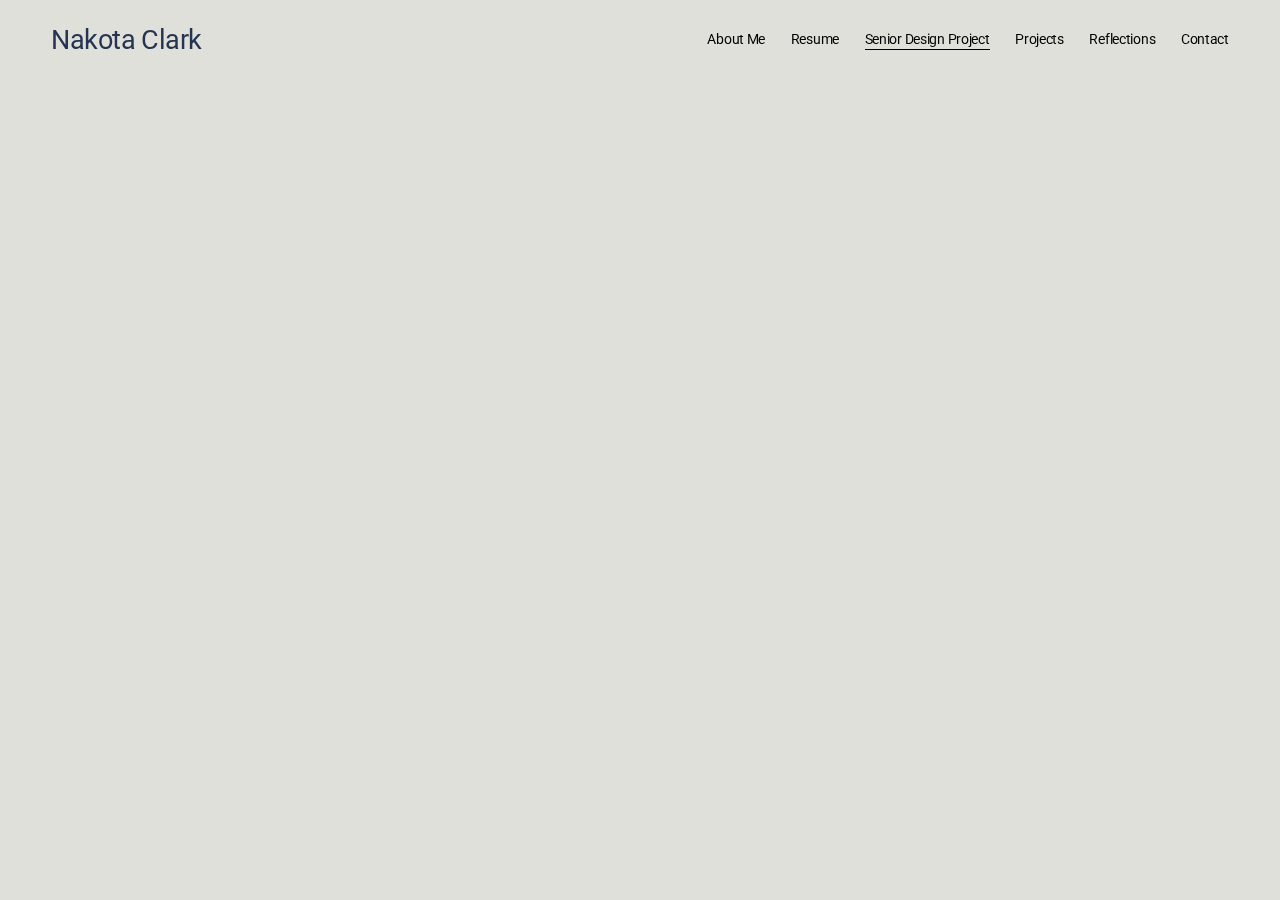
<file: senior-design-project.html>
<!doctype html>
<html xmlns:og="http://opengraphprotocol.org/schema/" xmlns:fb="http://www.facebook.com/2008/fbml" lang="en-US"  >
  <head>
	<base href="">
	<script src="js/rerouter.js"></script>
    <meta http-equiv="X-UA-Compatible" content="IE=edge,chrome=1">
    <meta name="viewport" content="width=device-width, initial-scale=1">
    <!-- nakotaclark -->

<meta charset="utf-8" />
<title>Senior Design Project &mdash; Nakota Clark</title>
<meta http-equiv="Accept-CH" content="Sec-CH-UA-Platform-Version, Sec-CH-UA-Model" /><link rel="icon" type="image/x-icon" href="https://assets.squarespace.com/universal/default-favicon.ico"/>
<link rel="canonical" href="https://www.nakotaclark.com/senior-design-project"/>
<meta property="og:site_name" content="Nakota Clark"/>
<meta property="og:title" content="Senior Design Project &mdash; Nakota Clark"/>
<meta property="og:url" content="https://www.nakotaclark.com/senior-design-project"/>
<meta property="og:type" content="website"/>
<meta itemprop="name" content="Senior Design Project — Nakota Clark"/>
<meta itemprop="url" content="https://www.nakotaclark.com/senior-design-project"/>
<meta name="twitter:title" content="Senior Design Project — Nakota Clark"/>
<meta name="twitter:url" content="https://www.nakotaclark.com/senior-design-project"/>
<meta name="twitter:card" content="summary"/>
<meta name="description" content="" />
<link rel="preconnect" href="https://images.squarespace-cdn.com">
<link rel="preconnect" href="https://fonts.gstatic.com" crossorigin>
<link rel="stylesheet" href="https://fonts.googleapis.com/css2?family=Roboto:ital,wght@0,400;0,500;0,700;1,400;1,700"><script type="text/javascript"  defer="true" nomodule="nomodule" src="js/legacy.js"></script>
<script type="text/javascript"  defer="true" src="js/modern.js"></script>
<script type="text/javascript">SQUARESPACE_ROLLUPS = {};</script>
<script>(function(rollups, name) { if (!rollups[name]) { rollups[name] = {}; } rollups[name].js = ["js/extract-css-runtime-3dfda9e98322802e-min.en-us.js"]; })(SQUARESPACE_ROLLUPS, 'squarespace-extract_css_runtime');</script>
<script  src="js/extract-css-runtime-3dfda9e98322802e-min.en-us.js" defer ></script><script>(function(rollups, name) { if (!rollups[name]) { rollups[name] = {}; } rollups[name].js = ["js/extract-css-moment-js-vendor-6f2a1f6ec9a41489-min.en-us.js"]; })(SQUARESPACE_ROLLUPS, 'squarespace-extract_css_moment_js_vendor');</script>
<script  src="js/extract-css-moment-js-vendor-6f2a1f6ec9a41489-min.en-us.js" defer ></script><script>(function(rollups, name) { if (!rollups[name]) { rollups[name] = {}; } rollups[name].js = ["js/cldr-resource-pack-c5175d8ac6fd7505-min.en-us.js"]; })(SQUARESPACE_ROLLUPS, 'squarespace-cldr_resource_pack');</script>
<script  src="js/cldr-resource-pack-c5175d8ac6fd7505-min.en-us.js" defer ></script><script>(function(rollups, name) { if (!rollups[name]) { rollups[name] = {}; } rollups[name].js = ["js/common-vendors-stable-fbd854d40b0804b7-min.en-us.js"]; })(SQUARESPACE_ROLLUPS, 'squarespace-common_vendors_stable');</script>
<script  src="js/common-vendors-stable-fbd854d40b0804b7-min.en-us.js" defer ></script><script>(function(rollups, name) { if (!rollups[name]) { rollups[name] = {}; } rollups[name].js = ["js/common-vendors-de7a5ee370fcd3c4-min.en-us.js"]; })(SQUARESPACE_ROLLUPS, 'squarespace-common_vendors');</script>
<script  src="js/common-vendors-de7a5ee370fcd3c4-min.en-us.js" defer ></script><script>(function(rollups, name) { if (!rollups[name]) { rollups[name] = {}; } rollups[name].js = ["js/common-2c4afa8634b509e9-min.en-us.js"]; })(SQUARESPACE_ROLLUPS, 'squarespace-common');</script>
<script  src="js/common-2c4afa8634b509e9-min.en-us.js" defer ></script><script>(function(rollups, name) { if (!rollups[name]) { rollups[name] = {}; } rollups[name].js = ["js/user-account-core-7bbab65d6fe82b72-min.en-us.js"]; })(SQUARESPACE_ROLLUPS, 'squarespace-user_account_core');</script>
<script  src="js/user-account-core-7bbab65d6fe82b72-min.en-us.js" defer ></script><script>(function(rollups, name) { if (!rollups[name]) { rollups[name] = {}; } rollups[name].css = ["css/user-account-core-e83df9d2d6f1f458-min.en-us.css"]; })(SQUARESPACE_ROLLUPS, 'squarespace-user_account_core');</script>
<link rel="stylesheet" type="text/css" href="css/user-account-core-e83df9d2d6f1f458-min.en-us.css"><script data-name="static-context">Static = window.Static || {}; Static.SQUARESPACE_CONTEXT = {"betaFeatureFlags":["new_stacked_index","campaigns_discount_section_in_automations","nested_categories","campaigns_new_image_layout_picker","campaigns_merch_state","campaigns_discount_section_in_blasts","marketing_landing_page","member_areas_feature","campaigns_thumbnail_layout","supports_versioned_template_assets","enable_form_submission_trigger","override_block_styles","marketing_automations","i18n_beta_website_locales","contacts_and_campaigns_redesign","campaigns_import_discounts","scripts_defer"],"facebookAppId":"314192535267336","facebookApiVersion":"v6.0","rollups":{"squarespace-announcement-bar":{"js":"js/announcement-bar-47f2b5ad20b5a1f8-min.en-us.js"},"squarespace-audio-player":{"css":"css/audio-player-b05f5197a871c566-min.en-us.css","js":"js/audio-player-8ff7d9e5bbaa61c6-min.en-us.js"},"squarespace-blog-collection-list":{"css":"css/blog-collection-list-b4046463b72f34e2-min.en-us.css","js":"js/blog-collection-list-d311389abad5cb4e-min.en-us.js"},"squarespace-calendar-block-renderer":{"css":"css/calendar-block-renderer-b72d08ba4421f5a0-min.en-us.css","js":"js/calendar-block-renderer-968cdc0f3cef83d5-min.en-us.js"},"squarespace-chartjs-helpers":{"css":"css/chartjs-helpers-96b256171ee039c1-min.en-us.css","js":"js/chartjs-helpers-9dceb144c7651c6b-min.en-us.js"},"squarespace-comments":{"css":"css/comments-3c0201f524dedf70-min.en-us.css","js":"js/comments-63c9c746fd817266-min.en-us.js"},"squarespace-custom-css-popup":{"css":"css/custom-css-popup-3548b2c6ee1a27f3-min.en-us.css","js":"js/custom-css-popup-d7c6b5603fddcff7-min.en-us.js"},"squarespace-dialog":{"css":"css/dialog-f9093f2d526b94df-min.en-us.css","js":"js/dialog-13bab3aa8f89013f-min.en-us.js"},"squarespace-events-collection":{"css":"css/events-collection-b72d08ba4421f5a0-min.en-us.css","js":"js/events-collection-2bc817af34c081b9-min.en-us.js"},"squarespace-form-rendering-utils":{"js":"js/form-rendering-utils-cc6c86a875e95a49-min.en-us.js"},"squarespace-forms":{"css":"css/forms-0afd3c6ac30bbab1-min.en-us.css","js":"js/forms-e8dfd92d01326da5-min.en-us.js"},"squarespace-gallery-collection-list":{"css":"css/gallery-collection-list-b4046463b72f34e2-min.en-us.css","js":"js/gallery-collection-list-576f85f760af6e95-min.en-us.js"},"squarespace-image-zoom":{"css":"css/image-zoom-b4046463b72f34e2-min.en-us.css","js":"js/image-zoom-48fa25f53a8051bf-min.en-us.js"},"squarespace-pinterest":{"css":"css/pinterest-b4046463b72f34e2-min.en-us.css","js":"js/pinterest-6a1b72510147fc54-min.en-us.js"},"squarespace-popup-overlay":{"css":"css/popup-overlay-b742b752f5880972-min.en-us.css","js":"js/popup-overlay-9028421b4e1ff9e0-min.en-us.js"},"squarespace-product-quick-view":{"css":"css/product-quick-view-9052fb446c5800ee-min.en-us.css","js":"js/product-quick-view-3f5fa554a96ad391-min.en-us.js"},"squarespace-products-collection-item-v2":{"css":"css/products-collection-item-v2-b4046463b72f34e2-min.en-us.css","js":"js/products-collection-item-v2-18f8dd35f59f518d-min.en-us.js"},"squarespace-products-collection-list-v2":{"css":"css/products-collection-list-v2-b4046463b72f34e2-min.en-us.css","js":"js/products-collection-list-v2-de04c98879eafaa3-min.en-us.js"},"squarespace-search-page":{"css":"css/search-page-90a67fc09b9b32c6-min.en-us.css","js":"js/search-page-e5f1372318aea976-min.en-us.js"},"squarespace-search-preview":{"js":"js/search-preview-151ffba8baf13bd7-min.en-us.js"},"squarespace-simple-liking":{"css":"css/simple-liking-701bf8bbc05ec6aa-min.en-us.css","js":"js/simple-liking-8213887e30899090-min.en-us.js"},"squarespace-social-buttons":{"css":"css/social-buttons-95032e5fa98e47a5-min.en-us.css","js":"js/social-buttons-ec53e1f9f187c498-min.en-us.js"},"squarespace-tourdates":{"css":"css/tourdates-b4046463b72f34e2-min.en-us.css","js":"js/tourdates-1e51660fbb6b71ba-min.en-us.js"},"squarespace-website-overlays-manager":{"css":"css/website-overlays-manager-07ea5a4e004e6710-min.en-us.css","js":"js/website-overlays-manager-5f4642c4f6c295de-min.en-us.js"}},"pageType":2,"website":{"id":"68cb1854bdaa5f448ea2534c","identifier":"nakotaclark","websiteType":1,"contentModifiedOn":1758167242464,"cloneable":false,"hasBeenCloneable":false,"siteStatus":{},"language":"en-US","translationLocale":"en-US","timeZone":"America/Chicago","machineTimeZoneOffset":-18000000,"timeZoneOffset":-18000000,"timeZoneAbbr":"CDT","siteTitle":"Nakota Clark","fullSiteTitle":"Senior Design Project \u2014 Nakota Clark","siteDescription":"","location":{},"shareButtonOptions":{"8":true,"3":true,"7":true,"4":true,"2":true,"6":true,"1":true},"authenticUrl":"https://www.nakotaclark.com","internalUrl":"https://nakotaclark.squarespace.com","baseUrl":"https://www.nakotaclark.com","primaryDomain":"www.nakotaclark.com","sslSetting":3,"isHstsEnabled":true,"typekitId":"","statsMigrated":false,"imageMetadataProcessingEnabled":false,"screenshotId":"ed84f3b3387cc7a2441d2629f0d82088f732c3043be937320a0913ef2a09d804","captchaSettings":{"enabledForDonations":false},"showOwnerLogin":false},"websiteSettings":{"id":"68cb1854bdaa5f448ea2534e","websiteId":"68cb1854bdaa5f448ea2534c","subjects":[],"country":"US","state":"IA","simpleLikingEnabled":true,"mobileInfoBarSettings":{"isContactEmailEnabled":false,"isContactPhoneNumberEnabled":false,"isLocationEnabled":false,"isBusinessHoursEnabled":false},"announcementBarSettings":{},"commentLikesAllowed":true,"commentAnonAllowed":true,"commentThreaded":true,"commentApprovalRequired":false,"commentAvatarsOn":true,"commentSortType":2,"commentFlagThreshold":0,"commentFlagsAllowed":true,"commentEnableByDefault":true,"commentDisableAfterDaysDefault":0,"disqusShortname":"","commentsEnabled":false,"businessHours":{},"storeSettings":{"returnPolicy":null,"termsOfService":null,"privacyPolicy":null,"expressCheckout":false,"continueShoppingLinkUrl":"/","useLightCart":false,"showNoteField":false,"shippingCountryDefaultValue":"US","billToShippingDefaultValue":false,"showShippingPhoneNumber":true,"isShippingPhoneRequired":false,"showBillingPhoneNumber":true,"isBillingPhoneRequired":false,"currenciesSupported":["USD","CAD","GBP","AUD","EUR","CHF","NOK","SEK","DKK","NZD","SGD","MXN","HKD","CZK","ILS","MYR","RUB","PHP","PLN","THB","BRL","ARS","COP","IDR","INR","JPY","ZAR"],"defaultCurrency":"USD","selectedCurrency":"USD","measurementStandard":1,"showCustomCheckoutForm":false,"checkoutPageMarketingOptInEnabled":true,"enableMailingListOptInByDefault":false,"sameAsRetailLocation":false,"merchandisingSettings":{"scarcityEnabledOnProductItems":false,"scarcityEnabledOnProductBlocks":false,"scarcityMessageType":"DEFAULT_SCARCITY_MESSAGE","scarcityThreshold":10,"multipleQuantityAllowedForServices":true,"restockNotificationsEnabled":false,"restockNotificationsMailingListSignUpEnabled":false,"relatedProductsEnabled":false,"relatedProductsOrdering":"random","soldOutVariantsDropdownDisabled":false,"productComposerOptedIn":false,"productComposerABTestOptedOut":false,"productReviewsEnabled":false},"minimumOrderSubtotalEnabled":false,"minimumOrderSubtotal":{"currency":"USD","value":"0.00"},"isLive":false,"multipleQuantityAllowedForServices":true},"useEscapeKeyToLogin":false,"ssBadgeType":1,"ssBadgePosition":4,"ssBadgeVisibility":1,"ssBadgeDevices":1,"pinterestOverlayOptions":{"mode":"disabled"},"userAccountsSettings":{"loginAllowed":true,"signupAllowed":true}},"cookieSettings":{"isCookieBannerEnabled":false,"isRestrictiveCookiePolicyEnabled":false,"cookieBannerText":"","cookieBannerTheme":"","cookieBannerVariant":"","cookieBannerPosition":"","cookieBannerCtaVariant":"","cookieBannerCtaText":"","cookieBannerAcceptType":"OPT_IN","cookieBannerOptOutCtaText":"","cookieBannerHasOptOut":false,"cookieBannerHasManageCookies":true,"cookieBannerManageCookiesLabel":"","cookieBannerSavedPreferencesText":"","cookieBannerSavedPreferencesLayout":"PILL"},"websiteCloneable":false,"collection":{"title":"Senior Design Project","id":"68cb7dc99c37756b2b880458","fullUrl":"/senior-design-project","type":10,"permissionType":1},"subscribed":false,"appDomain":"squarespace.com","templateTweakable":true,"tweakJSON":{"form-use-theme-colors":"true","header-logo-height":"20px","header-mobile-logo-max-height":"30px","header-vert-padding":"2vw","header-width":"Full","maxPageWidth":"2000px","mobile-header-vert-padding":"6vw","pagePadding":"4vw","tweak-blog-alternating-side-by-side-image-aspect-ratio":"1:1 Square","tweak-blog-alternating-side-by-side-image-spacing":"6%","tweak-blog-alternating-side-by-side-meta-spacing":"20px","tweak-blog-alternating-side-by-side-primary-meta":"Categories","tweak-blog-alternating-side-by-side-read-more-spacing":"20px","tweak-blog-alternating-side-by-side-secondary-meta":"Date","tweak-blog-basic-grid-columns":"3","tweak-blog-basic-grid-image-aspect-ratio":"3:2 Standard","tweak-blog-basic-grid-image-spacing":"35px","tweak-blog-basic-grid-meta-spacing":"25px","tweak-blog-basic-grid-primary-meta":"Categories","tweak-blog-basic-grid-read-more-spacing":"20px","tweak-blog-basic-grid-secondary-meta":"Date","tweak-blog-item-custom-width":"50","tweak-blog-item-show-author-profile":"false","tweak-blog-item-width":"Medium","tweak-blog-masonry-columns":"2","tweak-blog-masonry-horizontal-spacing":"30px","tweak-blog-masonry-image-spacing":"20px","tweak-blog-masonry-meta-spacing":"20px","tweak-blog-masonry-primary-meta":"Categories","tweak-blog-masonry-read-more-spacing":"20px","tweak-blog-masonry-secondary-meta":"Date","tweak-blog-masonry-vertical-spacing":"30px","tweak-blog-side-by-side-image-aspect-ratio":"1:1 Square","tweak-blog-side-by-side-image-spacing":"6%","tweak-blog-side-by-side-meta-spacing":"20px","tweak-blog-side-by-side-primary-meta":"Categories","tweak-blog-side-by-side-read-more-spacing":"20px","tweak-blog-side-by-side-secondary-meta":"Date","tweak-blog-single-column-image-spacing":"50px","tweak-blog-single-column-meta-spacing":"30px","tweak-blog-single-column-primary-meta":"Categories","tweak-blog-single-column-read-more-spacing":"15px","tweak-blog-single-column-secondary-meta":"Date","tweak-events-stacked-show-thumbnails":"true","tweak-events-stacked-thumbnail-size":"3:2 Standard","tweak-fixed-header":"false","tweak-fixed-header-style":"Basic","tweak-global-animations-animation-curve":"ease","tweak-global-animations-animation-delay":"0.1s","tweak-global-animations-animation-duration":"0.1s","tweak-global-animations-animation-style":"fade","tweak-global-animations-animation-type":"none","tweak-global-animations-complexity-level":"detailed","tweak-global-animations-enabled":"false","tweak-portfolio-grid-basic-custom-height":"50","tweak-portfolio-grid-overlay-custom-height":"50","tweak-portfolio-hover-follow-acceleration":"10%","tweak-portfolio-hover-follow-animation-duration":"Fast","tweak-portfolio-hover-follow-animation-type":"Fade","tweak-portfolio-hover-follow-delimiter":"Bullet","tweak-portfolio-hover-follow-front":"false","tweak-portfolio-hover-follow-layout":"Inline","tweak-portfolio-hover-follow-size":"50","tweak-portfolio-hover-follow-text-spacing-x":"1.5","tweak-portfolio-hover-follow-text-spacing-y":"1.5","tweak-portfolio-hover-static-animation-duration":"Fast","tweak-portfolio-hover-static-animation-type":"Fade","tweak-portfolio-hover-static-delimiter":"Hyphen","tweak-portfolio-hover-static-front":"true","tweak-portfolio-hover-static-layout":"Inline","tweak-portfolio-hover-static-size":"50","tweak-portfolio-hover-static-text-spacing-x":"1.5","tweak-portfolio-hover-static-text-spacing-y":"1.5","tweak-portfolio-index-background-animation-duration":"Medium","tweak-portfolio-index-background-animation-type":"Fade","tweak-portfolio-index-background-custom-height":"50","tweak-portfolio-index-background-delimiter":"None","tweak-portfolio-index-background-height":"Large","tweak-portfolio-index-background-horizontal-alignment":"Center","tweak-portfolio-index-background-link-format":"Stacked","tweak-portfolio-index-background-persist":"false","tweak-portfolio-index-background-vertical-alignment":"Middle","tweak-portfolio-index-background-width":"Full","tweak-product-basic-item-click-action":"None","tweak-product-basic-item-gallery-aspect-ratio":"3:4 Three-Four (Vertical)","tweak-product-basic-item-gallery-design":"Slideshow","tweak-product-basic-item-gallery-width":"50%","tweak-product-basic-item-hover-action":"None","tweak-product-basic-item-image-spacing":"2vw","tweak-product-basic-item-image-zoom-factor":"2","tweak-product-basic-item-product-variant-display":"Dropdown","tweak-product-basic-item-thumbnail-placement":"Side","tweak-product-basic-item-variant-picker-layout":"Dropdowns","tweak-products-add-to-cart-button":"false","tweak-products-columns":"2","tweak-products-gutter-column":"2vw","tweak-products-gutter-row":"5vw","tweak-products-header-text-alignment":"Middle","tweak-products-image-aspect-ratio":"1:1 Square","tweak-products-image-text-spacing":"1.5vw","tweak-products-mobile-columns":"1","tweak-products-text-alignment":"Left","tweak-products-width":"Full","tweak-transparent-header":"true"},"templateId":"5c5a519771c10ba3470d8101","templateVersion":"7.1","pageFeatures":[1,2,4],"gmRenderKey":"QUl6YVN5Q0JUUk9xNkx1dkZfSUUxcjQ2LVQ0QWVUU1YtMGQ3bXk4","templateScriptsRootUrl":"https://static1.squarespace.com/static/vta/5c5a519771c10ba3470d8101/scripts/","impersonatedSession":false,"tzData":{"zones":[[-360,"US","C%sT",null]],"rules":{"US":[[1967,2006,null,"Oct","lastSun","2:00","0","S"],[1987,2006,null,"Apr","Sun>=1","2:00","1:00","D"],[2007,"max",null,"Mar","Sun>=8","2:00","1:00","D"],[2007,"max",null,"Nov","Sun>=1","2:00","0","S"]]}},"showAnnouncementBar":false,"recaptchaEnterpriseContext":{"recaptchaEnterpriseSiteKey":"6LdDFQwjAAAAAPigEvvPgEVbb7QBm-TkVJdDTlAv"},"i18nContext":{"timeZoneData":{"id":"America/Chicago","name":"Central Time"}},"env":"PRODUCTION","visitorFormContext":{"formFieldFormats":{"countries":[{"name":"Afghanistan","code":"AF","phoneCode":"+93"},{"name":"\u00C5land Islands","code":"AX","phoneCode":"+358"},{"name":"Albania","code":"AL","phoneCode":"+355"},{"name":"Algeria","code":"DZ","phoneCode":"+213"},{"name":"American Samoa","code":"AS","phoneCode":"+1"},{"name":"Andorra","code":"AD","phoneCode":"+376"},{"name":"Angola","code":"AO","phoneCode":"+244"},{"name":"Anguilla","code":"AI","phoneCode":"+1"},{"name":"Antigua & Barbuda","code":"AG","phoneCode":"+1"},{"name":"Argentina","code":"AR","phoneCode":"+54"},{"name":"Armenia","code":"AM","phoneCode":"+374"},{"name":"Aruba","code":"AW","phoneCode":"+297"},{"name":"Ascension Island","code":"AC","phoneCode":"+247"},{"name":"Australia","code":"AU","phoneCode":"+61"},{"name":"Austria","code":"AT","phoneCode":"+43"},{"name":"Azerbaijan","code":"AZ","phoneCode":"+994"},{"name":"Bahamas","code":"BS","phoneCode":"+1"},{"name":"Bahrain","code":"BH","phoneCode":"+973"},{"name":"Bangladesh","code":"BD","phoneCode":"+880"},{"name":"Barbados","code":"BB","phoneCode":"+1"},{"name":"Belarus","code":"BY","phoneCode":"+375"},{"name":"Belgium","code":"BE","phoneCode":"+32"},{"name":"Belize","code":"BZ","phoneCode":"+501"},{"name":"Benin","code":"BJ","phoneCode":"+229"},{"name":"Bermuda","code":"BM","phoneCode":"+1"},{"name":"Bhutan","code":"BT","phoneCode":"+975"},{"name":"Bolivia","code":"BO","phoneCode":"+591"},{"name":"Bosnia & Herzegovina","code":"BA","phoneCode":"+387"},{"name":"Botswana","code":"BW","phoneCode":"+267"},{"name":"Brazil","code":"BR","phoneCode":"+55"},{"name":"British Indian Ocean Territory","code":"IO","phoneCode":"+246"},{"name":"British Virgin Islands","code":"VG","phoneCode":"+1"},{"name":"Brunei","code":"BN","phoneCode":"+673"},{"name":"Bulgaria","code":"BG","phoneCode":"+359"},{"name":"Burkina Faso","code":"BF","phoneCode":"+226"},{"name":"Burundi","code":"BI","phoneCode":"+257"},{"name":"Cambodia","code":"KH","phoneCode":"+855"},{"name":"Cameroon","code":"CM","phoneCode":"+237"},{"name":"Canada","code":"CA","phoneCode":"+1"},{"name":"Cape Verde","code":"CV","phoneCode":"+238"},{"name":"Caribbean Netherlands","code":"BQ","phoneCode":"+599"},{"name":"Cayman Islands","code":"KY","phoneCode":"+1"},{"name":"Central African Republic","code":"CF","phoneCode":"+236"},{"name":"Chad","code":"TD","phoneCode":"+235"},{"name":"Chile","code":"CL","phoneCode":"+56"},{"name":"China","code":"CN","phoneCode":"+86"},{"name":"Christmas Island","code":"CX","phoneCode":"+61"},{"name":"Cocos (Keeling) Islands","code":"CC","phoneCode":"+61"},{"name":"Colombia","code":"CO","phoneCode":"+57"},{"name":"Comoros","code":"KM","phoneCode":"+269"},{"name":"Congo - Brazzaville","code":"CG","phoneCode":"+242"},{"name":"Congo - Kinshasa","code":"CD","phoneCode":"+243"},{"name":"Cook Islands","code":"CK","phoneCode":"+682"},{"name":"Costa Rica","code":"CR","phoneCode":"+506"},{"name":"C\u00F4te d\u2019Ivoire","code":"CI","phoneCode":"+225"},{"name":"Croatia","code":"HR","phoneCode":"+385"},{"name":"Cuba","code":"CU","phoneCode":"+53"},{"name":"Cura\u00E7ao","code":"CW","phoneCode":"+599"},{"name":"Cyprus","code":"CY","phoneCode":"+357"},{"name":"Czechia","code":"CZ","phoneCode":"+420"},{"name":"Denmark","code":"DK","phoneCode":"+45"},{"name":"Djibouti","code":"DJ","phoneCode":"+253"},{"name":"Dominica","code":"DM","phoneCode":"+1"},{"name":"Dominican Republic","code":"DO","phoneCode":"+1"},{"name":"Ecuador","code":"EC","phoneCode":"+593"},{"name":"Egypt","code":"EG","phoneCode":"+20"},{"name":"El Salvador","code":"SV","phoneCode":"+503"},{"name":"Equatorial Guinea","code":"GQ","phoneCode":"+240"},{"name":"Eritrea","code":"ER","phoneCode":"+291"},{"name":"Estonia","code":"EE","phoneCode":"+372"},{"name":"Eswatini","code":"SZ","phoneCode":"+268"},{"name":"Ethiopia","code":"ET","phoneCode":"+251"},{"name":"Falkland Islands","code":"FK","phoneCode":"+500"},{"name":"Faroe Islands","code":"FO","phoneCode":"+298"},{"name":"Fiji","code":"FJ","phoneCode":"+679"},{"name":"Finland","code":"FI","phoneCode":"+358"},{"name":"France","code":"FR","phoneCode":"+33"},{"name":"French Guiana","code":"GF","phoneCode":"+594"},{"name":"French Polynesia","code":"PF","phoneCode":"+689"},{"name":"Gabon","code":"GA","phoneCode":"+241"},{"name":"Gambia","code":"GM","phoneCode":"+220"},{"name":"Georgia","code":"GE","phoneCode":"+995"},{"name":"Germany","code":"DE","phoneCode":"+49"},{"name":"Ghana","code":"GH","phoneCode":"+233"},{"name":"Gibraltar","code":"GI","phoneCode":"+350"},{"name":"Greece","code":"GR","phoneCode":"+30"},{"name":"Greenland","code":"GL","phoneCode":"+299"},{"name":"Grenada","code":"GD","phoneCode":"+1"},{"name":"Guadeloupe","code":"GP","phoneCode":"+590"},{"name":"Guam","code":"GU","phoneCode":"+1"},{"name":"Guatemala","code":"GT","phoneCode":"+502"},{"name":"Guernsey","code":"GG","phoneCode":"+44"},{"name":"Guinea","code":"GN","phoneCode":"+224"},{"name":"Guinea-Bissau","code":"GW","phoneCode":"+245"},{"name":"Guyana","code":"GY","phoneCode":"+592"},{"name":"Haiti","code":"HT","phoneCode":"+509"},{"name":"Honduras","code":"HN","phoneCode":"+504"},{"name":"Hong Kong SAR China","code":"HK","phoneCode":"+852"},{"name":"Hungary","code":"HU","phoneCode":"+36"},{"name":"Iceland","code":"IS","phoneCode":"+354"},{"name":"India","code":"IN","phoneCode":"+91"},{"name":"Indonesia","code":"ID","phoneCode":"+62"},{"name":"Iran","code":"IR","phoneCode":"+98"},{"name":"Iraq","code":"IQ","phoneCode":"+964"},{"name":"Ireland","code":"IE","phoneCode":"+353"},{"name":"Isle of Man","code":"IM","phoneCode":"+44"},{"name":"Israel","code":"IL","phoneCode":"+972"},{"name":"Italy","code":"IT","phoneCode":"+39"},{"name":"Jamaica","code":"JM","phoneCode":"+1"},{"name":"Japan","code":"JP","phoneCode":"+81"},{"name":"Jersey","code":"JE","phoneCode":"+44"},{"name":"Jordan","code":"JO","phoneCode":"+962"},{"name":"Kazakhstan","code":"KZ","phoneCode":"+7"},{"name":"Kenya","code":"KE","phoneCode":"+254"},{"name":"Kiribati","code":"KI","phoneCode":"+686"},{"name":"Kosovo","code":"XK","phoneCode":"+383"},{"name":"Kuwait","code":"KW","phoneCode":"+965"},{"name":"Kyrgyzstan","code":"KG","phoneCode":"+996"},{"name":"Laos","code":"LA","phoneCode":"+856"},{"name":"Latvia","code":"LV","phoneCode":"+371"},{"name":"Lebanon","code":"LB","phoneCode":"+961"},{"name":"Lesotho","code":"LS","phoneCode":"+266"},{"name":"Liberia","code":"LR","phoneCode":"+231"},{"name":"Libya","code":"LY","phoneCode":"+218"},{"name":"Liechtenstein","code":"LI","phoneCode":"+423"},{"name":"Lithuania","code":"LT","phoneCode":"+370"},{"name":"Luxembourg","code":"LU","phoneCode":"+352"},{"name":"Macao SAR China","code":"MO","phoneCode":"+853"},{"name":"Madagascar","code":"MG","phoneCode":"+261"},{"name":"Malawi","code":"MW","phoneCode":"+265"},{"name":"Malaysia","code":"MY","phoneCode":"+60"},{"name":"Maldives","code":"MV","phoneCode":"+960"},{"name":"Mali","code":"ML","phoneCode":"+223"},{"name":"Malta","code":"MT","phoneCode":"+356"},{"name":"Marshall Islands","code":"MH","phoneCode":"+692"},{"name":"Martinique","code":"MQ","phoneCode":"+596"},{"name":"Mauritania","code":"MR","phoneCode":"+222"},{"name":"Mauritius","code":"MU","phoneCode":"+230"},{"name":"Mayotte","code":"YT","phoneCode":"+262"},{"name":"Mexico","code":"MX","phoneCode":"+52"},{"name":"Micronesia","code":"FM","phoneCode":"+691"},{"name":"Moldova","code":"MD","phoneCode":"+373"},{"name":"Monaco","code":"MC","phoneCode":"+377"},{"name":"Mongolia","code":"MN","phoneCode":"+976"},{"name":"Montenegro","code":"ME","phoneCode":"+382"},{"name":"Montserrat","code":"MS","phoneCode":"+1"},{"name":"Morocco","code":"MA","phoneCode":"+212"},{"name":"Mozambique","code":"MZ","phoneCode":"+258"},{"name":"Myanmar (Burma)","code":"MM","phoneCode":"+95"},{"name":"Namibia","code":"NA","phoneCode":"+264"},{"name":"Nauru","code":"NR","phoneCode":"+674"},{"name":"Nepal","code":"NP","phoneCode":"+977"},{"name":"Netherlands","code":"NL","phoneCode":"+31"},{"name":"New Caledonia","code":"NC","phoneCode":"+687"},{"name":"New Zealand","code":"NZ","phoneCode":"+64"},{"name":"Nicaragua","code":"NI","phoneCode":"+505"},{"name":"Niger","code":"NE","phoneCode":"+227"},{"name":"Nigeria","code":"NG","phoneCode":"+234"},{"name":"Niue","code":"NU","phoneCode":"+683"},{"name":"Norfolk Island","code":"NF","phoneCode":"+672"},{"name":"Northern Mariana Islands","code":"MP","phoneCode":"+1"},{"name":"North Korea","code":"KP","phoneCode":"+850"},{"name":"North Macedonia","code":"MK","phoneCode":"+389"},{"name":"Norway","code":"NO","phoneCode":"+47"},{"name":"Oman","code":"OM","phoneCode":"+968"},{"name":"Pakistan","code":"PK","phoneCode":"+92"},{"name":"Palau","code":"PW","phoneCode":"+680"},{"name":"Palestinian Territories","code":"PS","phoneCode":"+970"},{"name":"Panama","code":"PA","phoneCode":"+507"},{"name":"Papua New Guinea","code":"PG","phoneCode":"+675"},{"name":"Paraguay","code":"PY","phoneCode":"+595"},{"name":"Peru","code":"PE","phoneCode":"+51"},{"name":"Philippines","code":"PH","phoneCode":"+63"},{"name":"Poland","code":"PL","phoneCode":"+48"},{"name":"Portugal","code":"PT","phoneCode":"+351"},{"name":"Puerto Rico","code":"PR","phoneCode":"+1"},{"name":"Qatar","code":"QA","phoneCode":"+974"},{"name":"R\u00E9union","code":"RE","phoneCode":"+262"},{"name":"Romania","code":"RO","phoneCode":"+40"},{"name":"Russia","code":"RU","phoneCode":"+7"},{"name":"Rwanda","code":"RW","phoneCode":"+250"},{"name":"Samoa","code":"WS","phoneCode":"+685"},{"name":"San Marino","code":"SM","phoneCode":"+378"},{"name":"S\u00E3o Tom\u00E9 & Pr\u00EDncipe","code":"ST","phoneCode":"+239"},{"name":"Saudi Arabia","code":"SA","phoneCode":"+966"},{"name":"Senegal","code":"SN","phoneCode":"+221"},{"name":"Serbia","code":"RS","phoneCode":"+381"},{"name":"Seychelles","code":"SC","phoneCode":"+248"},{"name":"Sierra Leone","code":"SL","phoneCode":"+232"},{"name":"Singapore","code":"SG","phoneCode":"+65"},{"name":"Sint Maarten","code":"SX","phoneCode":"+1"},{"name":"Slovakia","code":"SK","phoneCode":"+421"},{"name":"Slovenia","code":"SI","phoneCode":"+386"},{"name":"Solomon Islands","code":"SB","phoneCode":"+677"},{"name":"Somalia","code":"SO","phoneCode":"+252"},{"name":"South Africa","code":"ZA","phoneCode":"+27"},{"name":"South Korea","code":"KR","phoneCode":"+82"},{"name":"South Sudan","code":"SS","phoneCode":"+211"},{"name":"Spain","code":"ES","phoneCode":"+34"},{"name":"Sri Lanka","code":"LK","phoneCode":"+94"},{"name":"St. Barth\u00E9lemy","code":"BL","phoneCode":"+590"},{"name":"St. Helena","code":"SH","phoneCode":"+290"},{"name":"St. Kitts & Nevis","code":"KN","phoneCode":"+1"},{"name":"St. Lucia","code":"LC","phoneCode":"+1"},{"name":"St. Martin","code":"MF","phoneCode":"+590"},{"name":"St. Pierre & Miquelon","code":"PM","phoneCode":"+508"},{"name":"St. Vincent & Grenadines","code":"VC","phoneCode":"+1"},{"name":"Sudan","code":"SD","phoneCode":"+249"},{"name":"Suriname","code":"SR","phoneCode":"+597"},{"name":"Svalbard & Jan Mayen","code":"SJ","phoneCode":"+47"},{"name":"Sweden","code":"SE","phoneCode":"+46"},{"name":"Switzerland","code":"CH","phoneCode":"+41"},{"name":"Syria","code":"SY","phoneCode":"+963"},{"name":"Taiwan","code":"TW","phoneCode":"+886"},{"name":"Tajikistan","code":"TJ","phoneCode":"+992"},{"name":"Tanzania","code":"TZ","phoneCode":"+255"},{"name":"Thailand","code":"TH","phoneCode":"+66"},{"name":"Timor-Leste","code":"TL","phoneCode":"+670"},{"name":"Togo","code":"TG","phoneCode":"+228"},{"name":"Tokelau","code":"TK","phoneCode":"+690"},{"name":"Tonga","code":"TO","phoneCode":"+676"},{"name":"Trinidad & Tobago","code":"TT","phoneCode":"+1"},{"name":"Tristan da Cunha","code":"TA","phoneCode":"+290"},{"name":"Tunisia","code":"TN","phoneCode":"+216"},{"name":"T\u00FCrkiye","code":"TR","phoneCode":"+90"},{"name":"Turkmenistan","code":"TM","phoneCode":"+993"},{"name":"Turks & Caicos Islands","code":"TC","phoneCode":"+1"},{"name":"Tuvalu","code":"TV","phoneCode":"+688"},{"name":"U.S. Virgin Islands","code":"VI","phoneCode":"+1"},{"name":"Uganda","code":"UG","phoneCode":"+256"},{"name":"Ukraine","code":"UA","phoneCode":"+380"},{"name":"United Arab Emirates","code":"AE","phoneCode":"+971"},{"name":"United Kingdom","code":"GB","phoneCode":"+44"},{"name":"United States","code":"US","phoneCode":"+1"},{"name":"Uruguay","code":"UY","phoneCode":"+598"},{"name":"Uzbekistan","code":"UZ","phoneCode":"+998"},{"name":"Vanuatu","code":"VU","phoneCode":"+678"},{"name":"Vatican City","code":"VA","phoneCode":"+39"},{"name":"Venezuela","code":"VE","phoneCode":"+58"},{"name":"Vietnam","code":"VN","phoneCode":"+84"},{"name":"Wallis & Futuna","code":"WF","phoneCode":"+681"},{"name":"Western Sahara","code":"EH","phoneCode":"+212"},{"name":"Yemen","code":"YE","phoneCode":"+967"},{"name":"Zambia","code":"ZM","phoneCode":"+260"},{"name":"Zimbabwe","code":"ZW","phoneCode":"+263"}],"initialAddressFormat":{"id":0,"type":"ADDRESS","country":"US","labelLocale":"en","fields":[{"type":"FIELD","label":"Address Line 1","identifier":"Line1","length":0,"required":true,"metadata":{"autocomplete":"address-line1"}},{"type":"SEPARATOR","label":"\n","identifier":"Newline","length":0,"required":false,"metadata":{}},{"type":"FIELD","label":"Address Line 2","identifier":"Line2","length":0,"required":false,"metadata":{"autocomplete":"address-line2"}},{"type":"SEPARATOR","label":"\n","identifier":"Newline","length":0,"required":false,"metadata":{}},{"type":"FIELD","label":"City","identifier":"City","length":0,"required":true,"metadata":{"autocomplete":"address-level2"}},{"type":"SEPARATOR","label":",","identifier":"Comma","length":0,"required":false,"metadata":{}},{"type":"SEPARATOR","label":" ","identifier":"Space","length":0,"required":false,"metadata":{}},{"type":"FIELD","label":"State","identifier":"State","length":0,"required":true,"metadata":{"autocomplete":"address-level1"}},{"type":"SEPARATOR","label":" ","identifier":"Space","length":0,"required":false,"metadata":{}},{"type":"FIELD","label":"ZIP Code","identifier":"Zip","length":0,"required":true,"metadata":{"autocomplete":"postal-code"}}]},"initialNameOrder":"GIVEN_FIRST","initialPhoneFormat":{"id":0,"type":"PHONE_NUMBER","country":"US","labelLocale":"en-US","fields":[{"type":"SEPARATOR","label":"(","identifier":"LeftParen","length":0,"required":false,"metadata":{}},{"type":"FIELD","label":"1","identifier":"1","length":3,"required":false,"metadata":{}},{"type":"SEPARATOR","label":")","identifier":"RightParen","length":0,"required":false,"metadata":{}},{"type":"SEPARATOR","label":" ","identifier":"Space","length":0,"required":false,"metadata":{}},{"type":"FIELD","label":"2","identifier":"2","length":3,"required":false,"metadata":{}},{"type":"SEPARATOR","label":"-","identifier":"Dash","length":0,"required":false,"metadata":{}},{"type":"FIELD","label":"3","identifier":"3","length":14,"required":false,"metadata":{}}]}},"localizedStrings":{"validation":{"noValidSelection":"A valid selection must be made.","invalidUrl":"Must be a valid URL.","stringTooLong":"Value should have a length no longer than {0}.","containsInvalidKey":"{0} contains an invalid key.","invalidTwitterUsername":"Must be a valid Twitter username.","valueOutsideRange":"Value must be in the range {0} to {1}.","invalidPassword":"Passwords should not contain whitespace.","missingRequiredSubfields":"{0} is missing required subfields: {1}","invalidCurrency":"Currency value should be formatted like 1234 or 123.99.","invalidMapSize":"Value should contain exactly {0} elements.","subfieldsRequired":"All fields in {0} are required.","formSubmissionFailed":"Form submission failed. Review the following information: {0}.","invalidCountryCode":"Country code should have an optional plus and up to 4 digits.","invalidDate":"This is not a real date.","required":"{0} is required.","invalidStringLength":"Value should be {0} characters long.","invalidEmail":"Email addresses should follow the format user@domain.com.","invalidListLength":"Value should be {0} elements long.","allEmpty":"Please fill out at least one form field.","missingRequiredQuestion":"Missing a required question.","invalidQuestion":"Contained an invalid question.","captchaFailure":"Captcha validation failed. Please try again.","stringTooShort":"Value should have a length of at least {0}.","invalid":"{0} is not valid.","formErrors":"Form Errors","containsInvalidValue":"{0} contains an invalid value.","invalidUnsignedNumber":"Numbers must contain only digits and no other characters.","invalidName":"Valid names contain only letters, numbers, spaces, ', or - characters."},"submit":"Submit","status":{"title":"{@} Block","learnMore":"Learn more"},"name":{"firstName":"First Name","lastName":"Last Name"},"lightbox":{"openForm":"Open Form"},"likert":{"agree":"Agree","stronglyDisagree":"Strongly Disagree","disagree":"Disagree","stronglyAgree":"Strongly Agree","neutral":"Neutral"},"time":{"am":"AM","second":"Second","pm":"PM","minute":"Minute","amPm":"AM/PM","hour":"Hour"},"notFound":"Form not found.","date":{"yyyy":"YYYY","year":"Year","mm":"MM","day":"Day","month":"Month","dd":"DD"},"phone":{"country":"Country","number":"Number","prefix":"Prefix","areaCode":"Area Code","line":"Line"},"submitError":"Unable to submit form. Please try again later.","address":{"stateProvince":"State/Province","country":"Country","zipPostalCode":"Zip/Postal Code","address2":"Address 2","address1":"Address 1","city":"City"},"email":{"signUp":"Sign up for news and updates"},"cannotSubmitDemoForm":"This is a demo form and cannot be submitted.","required":"(required)","invalidData":"Invalid form data."}}};</script><script type="application/ld+json">{"url":"https://www.nakotaclark.com","name":"Nakota Clark","description":"","@context":"http://schema.org","@type":"WebSite"}</script><script type="application/ld+json">{"address":"","openingHours":"","@context":"http://schema.org","@type":"LocalBusiness"}</script><link rel="stylesheet" type="text/css" href="css/site.css"/><script>Static.COOKIE_BANNER_CAPABLE = true;</script>
<!-- End of Squarespace Headers -->
    <link rel="stylesheet" type="text/css" href="css/static.css">
  </head>

  <body
    id="collection-68cb7dc99c37756b2b880458"
    class="
      form-use-theme-colors form-field-style-outline form-field-shape-pill form-field-border-all form-field-checkbox-type-icon form-field-checkbox-fill-outline form-field-checkbox-color-inverted form-field-checkbox-shape-rounded form-field-checkbox-layout-fit form-field-radio-type-icon form-field-radio-fill-outline form-field-radio-color-inverted form-field-radio-shape-rounded form-field-radio-layout-fit form-field-survey-fill-outline form-field-survey-color-inverted form-field-survey-shape-rounded form-field-hover-focus-outline form-submit-button-style-label tweak-portfolio-grid-overlay-width-full tweak-portfolio-grid-overlay-height-large tweak-portfolio-grid-overlay-image-aspect-ratio-11-square tweak-portfolio-grid-overlay-text-placement-center tweak-portfolio-grid-overlay-show-text-after-hover image-block-poster-text-alignment-left image-block-card-content-position-center image-block-card-text-alignment-left image-block-overlap-content-position-center image-block-overlap-text-alignment-left image-block-collage-content-position-center image-block-collage-text-alignment-left image-block-stack-text-alignment-left tweak-blog-single-column-width-full tweak-blog-single-column-text-alignment-left tweak-blog-single-column-image-placement-above tweak-blog-single-column-delimiter-bullet tweak-blog-single-column-read-more-style-show tweak-blog-single-column-primary-meta-categories tweak-blog-single-column-secondary-meta-date tweak-blog-single-column-meta-position-top tweak-blog-single-column-content-full-post tweak-blog-item-width-medium tweak-blog-item-text-alignment-left tweak-blog-item-meta-position-above-title tweak-blog-item-show-categories tweak-blog-item-show-date   tweak-blog-item-delimiter-bullet primary-button-style-solid primary-button-shape-pill secondary-button-style-outline secondary-button-shape-pill tertiary-button-style-outline tertiary-button-shape-underline tweak-events-stacked-width-full tweak-events-stacked-height-large  tweak-events-stacked-show-thumbnails tweak-events-stacked-thumbnail-size-32-standard tweak-events-stacked-date-style-with-text tweak-events-stacked-show-time tweak-events-stacked-show-location  tweak-events-stacked-show-excerpt  tweak-blog-basic-grid-width-inset tweak-blog-basic-grid-image-aspect-ratio-32-standard tweak-blog-basic-grid-text-alignment-center tweak-blog-basic-grid-delimiter-bullet tweak-blog-basic-grid-image-placement-above tweak-blog-basic-grid-read-more-style-show tweak-blog-basic-grid-primary-meta-categories tweak-blog-basic-grid-secondary-meta-date tweak-blog-basic-grid-excerpt-show header-overlay-alignment-center tweak-portfolio-index-background-link-format-stacked tweak-portfolio-index-background-width-full tweak-portfolio-index-background-height-large  tweak-portfolio-index-background-vertical-alignment-middle tweak-portfolio-index-background-horizontal-alignment-center tweak-portfolio-index-background-delimiter-none tweak-portfolio-index-background-animation-type-fade tweak-portfolio-index-background-animation-duration-medium tweak-portfolio-hover-follow-layout-inline  tweak-portfolio-hover-follow-delimiter-bullet tweak-portfolio-hover-follow-animation-type-fade tweak-portfolio-hover-follow-animation-duration-fast tweak-portfolio-hover-static-layout-inline tweak-portfolio-hover-static-front tweak-portfolio-hover-static-delimiter-hyphen tweak-portfolio-hover-static-animation-type-fade tweak-portfolio-hover-static-animation-duration-fast tweak-blog-alternating-side-by-side-width-full tweak-blog-alternating-side-by-side-image-aspect-ratio-11-square tweak-blog-alternating-side-by-side-text-alignment-left tweak-blog-alternating-side-by-side-read-more-style-show tweak-blog-alternating-side-by-side-image-text-alignment-middle tweak-blog-alternating-side-by-side-delimiter-bullet tweak-blog-alternating-side-by-side-meta-position-top tweak-blog-alternating-side-by-side-primary-meta-categories tweak-blog-alternating-side-by-side-secondary-meta-date tweak-blog-alternating-side-by-side-excerpt-show  tweak-global-animations-complexity-level-detailed tweak-global-animations-animation-style-fade tweak-global-animations-animation-type-none tweak-global-animations-animation-curve-ease tweak-blog-masonry-width-full tweak-blog-masonry-text-alignment-left tweak-blog-masonry-primary-meta-categories tweak-blog-masonry-secondary-meta-date tweak-blog-masonry-meta-position-top tweak-blog-masonry-read-more-style-show tweak-blog-masonry-delimiter-space tweak-blog-masonry-image-placement-above tweak-blog-masonry-excerpt-show header-width-full tweak-transparent-header  tweak-fixed-header-style-basic tweak-blog-side-by-side-width-full tweak-blog-side-by-side-image-placement-left tweak-blog-side-by-side-image-aspect-ratio-11-square tweak-blog-side-by-side-primary-meta-categories tweak-blog-side-by-side-secondary-meta-date tweak-blog-side-by-side-meta-position-top tweak-blog-side-by-side-text-alignment-left tweak-blog-side-by-side-image-text-alignment-middle tweak-blog-side-by-side-read-more-style-show tweak-blog-side-by-side-delimiter-bullet tweak-blog-side-by-side-excerpt-show tweak-portfolio-grid-basic-width-full tweak-portfolio-grid-basic-height-large tweak-portfolio-grid-basic-image-aspect-ratio-11-square tweak-portfolio-grid-basic-text-alignment-left tweak-portfolio-grid-basic-hover-effect-fade hide-opentable-icons opentable-style-dark tweak-product-quick-view-button-style-floating tweak-product-quick-view-button-position-bottom tweak-product-quick-view-lightbox-excerpt-display-truncate tweak-product-quick-view-lightbox-show-arrows tweak-product-quick-view-lightbox-show-close-button tweak-product-quick-view-lightbox-controls-weight-light native-currency-code-usd collection-68cb7dc99c37756b2b880458 collection-type-page collection-layout-default mobile-style-available sqs-seven-one
      
        
          
            
              
            
          
        
      
    "
    tabindex="-1"
  >
    <div
      id="siteWrapper"
      class="clearfix site-wrapper"
    >
      
        <div id="floatingCart" class="floating-cart hidden">
          <a href="/cart" class="icon icon--stroke icon--fill icon--cart sqs-custom-cart">
            <span class="Cart-inner">
              



  <svg class="icon icon--cart" width="144" height="125" viewBox="0 0 144 125" >
<path d="M4.69551 0.000432948C2.10179 0.000432948 0 2.09856 0 4.68769C0 7.27686 2.10183 9.37496 4.69551 9.37496H23.43C31.2022 28.5892 38.8567 47.8378 46.5654 67.089L39.4737 84.129C38.8799 85.5493 39.0464 87.2634 39.905 88.5418C40.7622 89.8216 42.2856 90.6283 43.8271 90.6232H122.088C124.568 90.658 126.85 88.4129 126.85 85.9359C126.85 83.4589 124.569 81.214 122.088 81.2487H50.8702L54.9305 71.5802L130.306 65.5745C132.279 65.4199 134.064 63.8849 134.512 61.9608L143.903 21.337C144.518 18.6009 142.114 15.6147 139.306 15.624H36.0522L30.9654 2.92939C30.2682 1.21146 28.4698 0 26.612 0L4.69551 0.000432948ZM39.8152 24.9999H133.385L126.097 56.5426L54.7339 62.2067L39.8152 24.9999ZM59.4777 93.75C50.8885 93.75 43.8252 100.801 43.8252 109.375C43.8252 117.949 50.8885 125 59.4777 125C68.0669 125 75.1301 117.949 75.1301 109.375C75.1301 100.801 68.0669 93.75 59.4777 93.75ZM106.433 93.75C97.8436 93.75 90.7803 100.801 90.7803 109.375C90.7803 117.949 97.8436 125 106.433 125C115.022 125 122.085 117.949 122.085 109.375C122.085 100.801 115.022 93.75 106.433 93.75ZM59.4777 103.125C62.9906 103.125 65.7378 105.867 65.7378 109.374C65.7378 112.88 62.9905 115.623 59.4777 115.623C55.9647 115.623 53.2175 112.88 53.2175 109.374C53.2175 105.867 55.9649 103.125 59.4777 103.125ZM106.433 103.125C109.946 103.125 112.693 105.867 112.693 109.374C112.693 112.88 109.946 115.623 106.433 115.623C102.92 115.623 100.173 112.88 100.173 109.374C100.173 105.867 102.92 103.125 106.433 103.125Z" />
</svg>


              <div class="legacy-cart icon-cart-quantity">
                <span class="sqs-cart-quantity">0</span>
              </div>
            </span>
          </a>
        </div>
      

      












  <header
    data-test="header"
    id="header"
    
    class="
      
        
          
        
      
      header theme-col--primary
    "
    data-section-theme=""
    data-controller="Header"
    data-current-styles="{
&quot;layout&quot;: &quot;navRight&quot;,
&quot;action&quot;: {
&quot;href&quot;: &quot;/appointments&quot;,
&quot;buttonText&quot;: &quot;Book now&quot;,
&quot;newWindow&quot;: false
},
&quot;showSocial&quot;: false,
&quot;socialOptions&quot;: {
&quot;socialBorderShape&quot;: &quot;none&quot;,
&quot;socialBorderStyle&quot;: &quot;outline&quot;,
&quot;socialBorderThickness&quot;: {
&quot;unit&quot;: &quot;px&quot;,
&quot;value&quot;: 1.0
}
},
&quot;menuOverlayAnimation&quot;: &quot;fade&quot;,
&quot;cartStyle&quot;: &quot;text&quot;,
&quot;cartText&quot;: &quot;Cart&quot;,
&quot;showEmptyCartState&quot;: false,
&quot;cartOptions&quot;: {
&quot;iconType&quot;: &quot;stroke-9&quot;,
&quot;cartBorderShape&quot;: &quot;none&quot;,
&quot;cartBorderStyle&quot;: &quot;outline&quot;,
&quot;cartBorderThickness&quot;: {
&quot;unit&quot;: &quot;px&quot;,
&quot;value&quot;: 1.0
}
},
&quot;showButton&quot;: false,
&quot;showCart&quot;: false,
&quot;showAccountLogin&quot;: false,
&quot;headerStyle&quot;: &quot;dynamic&quot;,
&quot;languagePicker&quot;: {
&quot;enabled&quot;: false,
&quot;iconEnabled&quot;: false,
&quot;iconType&quot;: &quot;globe&quot;,
&quot;flagShape&quot;: &quot;shiny&quot;,
&quot;languageFlags&quot;: [ ]
},
&quot;iconOptions&quot;: {
&quot;desktopDropdownIconOptions&quot;: {
&quot;size&quot;: {
&quot;unit&quot;: &quot;em&quot;,
&quot;value&quot;: 1.0
},
&quot;iconSpacing&quot;: {
&quot;unit&quot;: &quot;em&quot;,
&quot;value&quot;: 0.35
},
&quot;strokeWidth&quot;: {
&quot;unit&quot;: &quot;px&quot;,
&quot;value&quot;: 1.0
},
&quot;endcapType&quot;: &quot;square&quot;,
&quot;folderDropdownIcon&quot;: &quot;none&quot;,
&quot;languagePickerIcon&quot;: &quot;openArrowHead&quot;
},
&quot;mobileDropdownIconOptions&quot;: {
&quot;size&quot;: {
&quot;unit&quot;: &quot;em&quot;,
&quot;value&quot;: 1.0
},
&quot;iconSpacing&quot;: {
&quot;unit&quot;: &quot;em&quot;,
&quot;value&quot;: 0.15
},
&quot;strokeWidth&quot;: {
&quot;unit&quot;: &quot;px&quot;,
&quot;value&quot;: 0.5
},
&quot;endcapType&quot;: &quot;square&quot;,
&quot;folderDropdownIcon&quot;: &quot;openArrowHead&quot;,
&quot;languagePickerIcon&quot;: &quot;openArrowHead&quot;
}
},
&quot;mobileOptions&quot;: {
&quot;layout&quot;: &quot;logoLeftNavRight&quot;,
&quot;menuIconOptions&quot;: {
&quot;style&quot;: &quot;doubleLineHamburger&quot;,
&quot;thickness&quot;: {
&quot;unit&quot;: &quot;px&quot;,
&quot;value&quot;: 1.0
}
}
},
&quot;solidOptions&quot;: {
&quot;headerOpacity&quot;: {
&quot;unit&quot;: &quot;%&quot;,
&quot;value&quot;: 100.0
},
&quot;blurBackground&quot;: {
&quot;enabled&quot;: false,
&quot;blurRadius&quot;: {
&quot;unit&quot;: &quot;px&quot;,
&quot;value&quot;: 12.0
}
}
},
&quot;gradientOptions&quot;: {
&quot;gradientType&quot;: &quot;faded&quot;,
&quot;headerOpacity&quot;: {
&quot;unit&quot;: &quot;%&quot;,
&quot;value&quot;: 90.0
},
&quot;blurBackground&quot;: {
&quot;enabled&quot;: false,
&quot;blurRadius&quot;: {
&quot;unit&quot;: &quot;px&quot;,
&quot;value&quot;: 12.0
}
}
},
&quot;dropShadowOptions&quot;: {
&quot;enabled&quot;: false,
&quot;blur&quot;: {
&quot;unit&quot;: &quot;px&quot;,
&quot;value&quot;: 12.0
},
&quot;spread&quot;: {
&quot;unit&quot;: &quot;px&quot;,
&quot;value&quot;: 0.0
},
&quot;distance&quot;: {
&quot;unit&quot;: &quot;px&quot;,
&quot;value&quot;: 12.0
}
},
&quot;borderOptions&quot;: {
&quot;enabled&quot;: false,
&quot;position&quot;: &quot;allSides&quot;,
&quot;thickness&quot;: {
&quot;unit&quot;: &quot;px&quot;,
&quot;value&quot;: 4.0
}
},
&quot;showPromotedElement&quot;: false,
&quot;buttonVariant&quot;: &quot;primary&quot;,
&quot;blurBackground&quot;: {
&quot;enabled&quot;: false,
&quot;blurRadius&quot;: {
&quot;unit&quot;: &quot;px&quot;,
&quot;value&quot;: 12.0
}
},
&quot;headerOpacity&quot;: {
&quot;unit&quot;: &quot;%&quot;,
&quot;value&quot;: 100.0
}
}"
    data-section-id="header"
    data-header-style="dynamic"
    data-language-picker="{
&quot;enabled&quot;: false,
&quot;iconEnabled&quot;: false,
&quot;iconType&quot;: &quot;globe&quot;,
&quot;flagShape&quot;: &quot;shiny&quot;,
&quot;languageFlags&quot;: [ ]
}"
    
    data-first-focusable-element
    tabindex="-1"
    style="
      
      
      
      
      
      
    "
  >
    <svg  style="display:none" viewBox="0 0 22 22" xmlns="http://www.w3.org/2000/svg">
  <symbol id="circle" >
    <path d="M11.5 17C14.5376 17 17 14.5376 17 11.5C17 8.46243 14.5376 6 11.5 6C8.46243 6 6 8.46243 6 11.5C6 14.5376 8.46243 17 11.5 17Z" fill="none" />
  </symbol>

  <symbol id="circleFilled" >
    <path d="M11.5 17C14.5376 17 17 14.5376 17 11.5C17 8.46243 14.5376 6 11.5 6C8.46243 6 6 8.46243 6 11.5C6 14.5376 8.46243 17 11.5 17Z" />
  </symbol>

  <symbol id="dash" >
    <path d="M11 11H19H3" />
  </symbol>

  <symbol id="squareFilled" >
    <rect x="6" y="6" width="11" height="11" />
  </symbol>

  <symbol id="square" >
    <rect x="7" y="7" width="9" height="9" fill="none" stroke="inherit" />
  </symbol>
  
  <symbol id="plus" >
    <path d="M11 3V19" />
    <path d="M19 11L3 11"/>
  </symbol>
  
  <symbol id="closedArrow" >
    <path d="M11 11V2M11 18.1797L17 11.1477L5 11.1477L11 18.1797Z" fill="none" />
  </symbol>
  
  <symbol id="closedArrowFilled" >
    <path d="M11 11L11 2" stroke="inherit" fill="none"  />
    <path fill-rule="evenodd" clip-rule="evenodd" d="M2.74695 9.38428L19.038 9.38428L10.8925 19.0846L2.74695 9.38428Z" stroke-width="1" />
  </symbol>
  
  <symbol id="closedArrowHead" viewBox="0 0 22 22"  xmlns="http://www.w3.org/2000/symbol">
    <path d="M18 7L11 15L4 7L18 7Z" fill="none" stroke="inherit" />
  </symbol>
  
  
  <symbol id="closedArrowHeadFilled" viewBox="0 0 22 22"  xmlns="http://www.w3.org/2000/symbol">
    <path d="M18.875 6.5L11 15.5L3.125 6.5L18.875 6.5Z" />
  </symbol>
  
  <symbol id="openArrow" >
    <path d="M11 18.3591L11 3" stroke="inherit" fill="none"  />
    <path d="M18 11.5L11 18.5L4 11.5" stroke="inherit" fill="none"  />
  </symbol>
  
  <symbol id="openArrowHead" >
    <path d="M18 7L11 14L4 7" fill="none" />
  </symbol>

  <symbol id="pinchedArrow" >
    <path d="M11 17.3591L11 2" fill="none" />
    <path d="M2 11C5.85455 12.2308 8.81818 14.9038 11 18C13.1818 14.8269 16.1455 12.1538 20 11" fill="none" />
  </symbol>

  <symbol id="pinchedArrowFilled" >
    <path d="M11.05 10.4894C7.04096 8.73759 1.05005 8 1.05005 8C6.20459 11.3191 9.41368 14.1773 11.05 21C12.6864 14.0851 15.8955 11.227 21.05 8C21.05 8 15.0591 8.73759 11.05 10.4894Z" stroke-width="1"/>
    <path d="M11 11L11 1" fill="none"/>
  </symbol>

  <symbol id="pinchedArrowHead" >
    <path d="M2 7.24091C5.85455 8.40454 8.81818 10.9318 11 13.8591C13.1818 10.8591 16.1455 8.33181 20 7.24091"  fill="none" />
  </symbol>
  
  <symbol id="pinchedArrowHeadFilled" >
    <path d="M11.05 7.1591C7.04096 5.60456 1.05005 4.95001 1.05005 4.95001C6.20459 7.89547 9.41368 10.4318 11.05 16.4864C12.6864 10.35 15.8955 7.81365 21.05 4.95001C21.05 4.95001 15.0591 5.60456 11.05 7.1591Z" />
  </symbol>

</svg>
    
<div class="sqs-announcement-bar-dropzone"></div>

    <div class="header-announcement-bar-wrapper">
      
      <a
        href="#page"
        class="header-skip-link sqs-button-element--primary"
      >
        Skip to Content
      </a>
      


<style>
    @supports (-webkit-backdrop-filter: none) or (backdrop-filter: none) {
        .header-blur-background {
            
            
        }
    }
</style>
      <div
        class="header-border"
        data-header-style="dynamic"
        data-header-border="false"
        data-test="header-border"
        style="




"
      ></div>
      <div
        class="header-dropshadow"
        data-header-style="dynamic"
        data-header-dropshadow="false"
        data-test="header-dropshadow"
        style=""
      ></div>
      
      

      <div class='header-inner container--fluid
        
        
        
         header-mobile-layout-logo-left-nav-right
        
        
        
        
        
        
         header-layout-nav-right
        
        
        
        
        
        
        
        
        '
        data-test="header-inner"
        >
        <!-- Background -->
        <div class="header-background theme-bg--primary"></div>

        <div class="header-display-desktop" data-content-field="site-title">
          

          

          

          

          

          
          
            
            <!-- Social -->
            
          
            
            <!-- Title and nav wrapper -->
            <div class="header-title-nav-wrapper">
              

              

              
                
                <!-- Title -->
                
                  <div
                    class="
                      header-title
                      
                    "
                    data-animation-role="header-element"
                  >
                    
                      <div class="header-title-text">
                        <a id="site-title" href="/" data-animation-role="header-element">Nakota Clark</a>
                      </div>
                    
                    
                  </div>
                
              
                
                <!-- Nav -->
                <div class="header-nav">
                  <div class="header-nav-wrapper">
                    <nav class="header-nav-list">
                      


  
    <div class="header-nav-item header-nav-item--collection header-nav-item--homepage">
      <a
        href="/"
        data-animation-role="header-element"
        
      >
        About Me
      </a>
    </div>
  
  
  


  
    <div class="header-nav-item header-nav-item--collection">
      <a
        href="/resume"
        data-animation-role="header-element"
        
      >
        Resume
      </a>
    </div>
  
  
  


  
    <div class="header-nav-item header-nav-item--collection header-nav-item--active">
      <a
        href="/senior-design-project"
        data-animation-role="header-element"
        
          aria-current="page"
        
      >
        Senior Design Project
      </a>
    </div>
  
  
  


  
    <div class="header-nav-item header-nav-item--collection">
      <a
        href="/projects"
        data-animation-role="header-element"
        
      >
        Projects
      </a>
    </div>
  
  
  


  
    <div class="header-nav-item header-nav-item--collection">
      <a
        href="/reflections"
        data-animation-role="header-element"
        
      >
        Reflections
      </a>
    </div>
  
  
  


  
    <div class="header-nav-item header-nav-item--collection">
      <a
        href="/contact"
        data-animation-role="header-element"
        
      >
        Contact
      </a>
    </div>
  
  
  



                    </nav>
                  </div>
                </div>
              
              
            </div>
          
            
            <!-- Actions -->
            <div class="header-actions header-actions--right">
              
                
              
              

              

            
            

              
              <div class="showOnMobile">
                
              </div>

              
              <div class="showOnDesktop">
                
              </div>

              
            </div>
          
            


<style>
  .top-bun, 
  .patty, 
  .bottom-bun {
    height: 1px;
  }
</style>

<!-- Burger -->
<div class="header-burger

  menu-overlay-does-not-have-visible-non-navigation-items


  
  no-actions
  
" data-animation-role="header-element">
  <button class="header-burger-btn burger" data-test="header-burger">
    <span hidden class="js-header-burger-open-title visually-hidden">Open Menu</span>
    <span hidden class="js-header-burger-close-title visually-hidden">Close Menu</span>
    <div class="burger-box">
      <div class="burger-inner header-menu-icon-doubleLineHamburger">
        <div class="top-bun"></div>
        <div class="patty"></div>
        <div class="bottom-bun"></div>
      </div>
    </div>
  </button>
</div>

          
          
          
          
          

        </div>
        <div class="header-display-mobile" data-content-field="site-title">
          
            
            <!-- Social -->
            
          
            
            <!-- Title and nav wrapper -->
            <div class="header-title-nav-wrapper">
              

              

              
                
                <!-- Title -->
                
                  <div
                    class="
                      header-title
                      
                    "
                    data-animation-role="header-element"
                  >
                    
                      <div class="header-title-text">
                        <a id="site-title" href="/" data-animation-role="header-element">Nakota Clark</a>
                      </div>
                    
                    
                  </div>
                
              
                
                <!-- Nav -->
                <div class="header-nav">
                  <div class="header-nav-wrapper">
                    <nav class="header-nav-list">
                      


  
    <div class="header-nav-item header-nav-item--collection header-nav-item--homepage">
      <a
        href="/"
        data-animation-role="header-element"
        
      >
        About Me
      </a>
    </div>
  
  
  


  
    <div class="header-nav-item header-nav-item--collection">
      <a
        href="/resume"
        data-animation-role="header-element"
        
      >
        Resume
      </a>
    </div>
  
  
  


  
    <div class="header-nav-item header-nav-item--collection header-nav-item--active">
      <a
        href="/senior-design-project"
        data-animation-role="header-element"
        
          aria-current="page"
        
      >
        Senior Design Project
      </a>
    </div>
  
  
  


  
    <div class="header-nav-item header-nav-item--collection">
      <a
        href="/projects"
        data-animation-role="header-element"
        
      >
        Projects
      </a>
    </div>
  
  
  


  
    <div class="header-nav-item header-nav-item--collection">
      <a
        href="/reflections"
        data-animation-role="header-element"
        
      >
        Reflections
      </a>
    </div>
  
  
  


  
    <div class="header-nav-item header-nav-item--collection">
      <a
        href="/contact"
        data-animation-role="header-element"
        
      >
        Contact
      </a>
    </div>
  
  
  



                    </nav>
                  </div>
                </div>
              
              
            </div>
          
            
            <!-- Actions -->
            <div class="header-actions header-actions--right">
              
                
              
              

              

            
            

              
              <div class="showOnMobile">
                
              </div>

              
              <div class="showOnDesktop">
                
              </div>

              
            </div>
          
            


<style>
  .top-bun, 
  .patty, 
  .bottom-bun {
    height: 1px;
  }
</style>

<!-- Burger -->
<div class="header-burger

  menu-overlay-does-not-have-visible-non-navigation-items


  
  no-actions
  
" data-animation-role="header-element">
  <button class="header-burger-btn burger" data-test="header-burger">
    <span hidden class="js-header-burger-open-title visually-hidden">Open Menu</span>
    <span hidden class="js-header-burger-close-title visually-hidden">Close Menu</span>
    <div class="burger-box">
      <div class="burger-inner header-menu-icon-doubleLineHamburger">
        <div class="top-bun"></div>
        <div class="patty"></div>
        <div class="bottom-bun"></div>
      </div>
    </div>
  </button>
</div>

          
          
          
          
          
        </div>
      </div>
    </div>
    <!-- (Mobile) Menu Navigation -->
    <div class="header-menu header-menu--folder-list
      
      
      
      
      
      "
      data-section-theme=""
      data-current-styles="{
&quot;layout&quot;: &quot;navRight&quot;,
&quot;action&quot;: {
&quot;href&quot;: &quot;/appointments&quot;,
&quot;buttonText&quot;: &quot;Book now&quot;,
&quot;newWindow&quot;: false
},
&quot;showSocial&quot;: false,
&quot;socialOptions&quot;: {
&quot;socialBorderShape&quot;: &quot;none&quot;,
&quot;socialBorderStyle&quot;: &quot;outline&quot;,
&quot;socialBorderThickness&quot;: {
&quot;unit&quot;: &quot;px&quot;,
&quot;value&quot;: 1.0
}
},
&quot;menuOverlayAnimation&quot;: &quot;fade&quot;,
&quot;cartStyle&quot;: &quot;text&quot;,
&quot;cartText&quot;: &quot;Cart&quot;,
&quot;showEmptyCartState&quot;: false,
&quot;cartOptions&quot;: {
&quot;iconType&quot;: &quot;stroke-9&quot;,
&quot;cartBorderShape&quot;: &quot;none&quot;,
&quot;cartBorderStyle&quot;: &quot;outline&quot;,
&quot;cartBorderThickness&quot;: {
&quot;unit&quot;: &quot;px&quot;,
&quot;value&quot;: 1.0
}
},
&quot;showButton&quot;: false,
&quot;showCart&quot;: false,
&quot;showAccountLogin&quot;: false,
&quot;headerStyle&quot;: &quot;dynamic&quot;,
&quot;languagePicker&quot;: {
&quot;enabled&quot;: false,
&quot;iconEnabled&quot;: false,
&quot;iconType&quot;: &quot;globe&quot;,
&quot;flagShape&quot;: &quot;shiny&quot;,
&quot;languageFlags&quot;: [ ]
},
&quot;iconOptions&quot;: {
&quot;desktopDropdownIconOptions&quot;: {
&quot;size&quot;: {
&quot;unit&quot;: &quot;em&quot;,
&quot;value&quot;: 1.0
},
&quot;iconSpacing&quot;: {
&quot;unit&quot;: &quot;em&quot;,
&quot;value&quot;: 0.35
},
&quot;strokeWidth&quot;: {
&quot;unit&quot;: &quot;px&quot;,
&quot;value&quot;: 1.0
},
&quot;endcapType&quot;: &quot;square&quot;,
&quot;folderDropdownIcon&quot;: &quot;none&quot;,
&quot;languagePickerIcon&quot;: &quot;openArrowHead&quot;
},
&quot;mobileDropdownIconOptions&quot;: {
&quot;size&quot;: {
&quot;unit&quot;: &quot;em&quot;,
&quot;value&quot;: 1.0
},
&quot;iconSpacing&quot;: {
&quot;unit&quot;: &quot;em&quot;,
&quot;value&quot;: 0.15
},
&quot;strokeWidth&quot;: {
&quot;unit&quot;: &quot;px&quot;,
&quot;value&quot;: 0.5
},
&quot;endcapType&quot;: &quot;square&quot;,
&quot;folderDropdownIcon&quot;: &quot;openArrowHead&quot;,
&quot;languagePickerIcon&quot;: &quot;openArrowHead&quot;
}
},
&quot;mobileOptions&quot;: {
&quot;layout&quot;: &quot;logoLeftNavRight&quot;,
&quot;menuIconOptions&quot;: {
&quot;style&quot;: &quot;doubleLineHamburger&quot;,
&quot;thickness&quot;: {
&quot;unit&quot;: &quot;px&quot;,
&quot;value&quot;: 1.0
}
}
},
&quot;solidOptions&quot;: {
&quot;headerOpacity&quot;: {
&quot;unit&quot;: &quot;%&quot;,
&quot;value&quot;: 100.0
},
&quot;blurBackground&quot;: {
&quot;enabled&quot;: false,
&quot;blurRadius&quot;: {
&quot;unit&quot;: &quot;px&quot;,
&quot;value&quot;: 12.0
}
}
},
&quot;gradientOptions&quot;: {
&quot;gradientType&quot;: &quot;faded&quot;,
&quot;headerOpacity&quot;: {
&quot;unit&quot;: &quot;%&quot;,
&quot;value&quot;: 90.0
},
&quot;blurBackground&quot;: {
&quot;enabled&quot;: false,
&quot;blurRadius&quot;: {
&quot;unit&quot;: &quot;px&quot;,
&quot;value&quot;: 12.0
}
}
},
&quot;dropShadowOptions&quot;: {
&quot;enabled&quot;: false,
&quot;blur&quot;: {
&quot;unit&quot;: &quot;px&quot;,
&quot;value&quot;: 12.0
},
&quot;spread&quot;: {
&quot;unit&quot;: &quot;px&quot;,
&quot;value&quot;: 0.0
},
&quot;distance&quot;: {
&quot;unit&quot;: &quot;px&quot;,
&quot;value&quot;: 12.0
}
},
&quot;borderOptions&quot;: {
&quot;enabled&quot;: false,
&quot;position&quot;: &quot;allSides&quot;,
&quot;thickness&quot;: {
&quot;unit&quot;: &quot;px&quot;,
&quot;value&quot;: 4.0
}
},
&quot;showPromotedElement&quot;: false,
&quot;buttonVariant&quot;: &quot;primary&quot;,
&quot;blurBackground&quot;: {
&quot;enabled&quot;: false,
&quot;blurRadius&quot;: {
&quot;unit&quot;: &quot;px&quot;,
&quot;value&quot;: 12.0
}
},
&quot;headerOpacity&quot;: {
&quot;unit&quot;: &quot;%&quot;,
&quot;value&quot;: 100.0
}
}"
      data-section-id="overlay-nav"
      data-show-account-login="false"
      data-test="header-menu">
      <div class="header-menu-bg theme-bg--primary"></div>
      <div class="header-menu-nav">
        <nav class="header-menu-nav-list">
          <div data-folder="root" class="header-menu-nav-folder">
            <div class="header-menu-nav-folder-content">
              <!-- Menu Navigation -->
<div class="header-menu-nav-wrapper">
  
    
      
        
          
            <div class="container header-menu-nav-item header-menu-nav-item--collection header-menu-nav-item--homepage">
              <a
                href="/"
                
              >
                <div class="header-menu-nav-item-content">
                  About Me
                </div>
              </a>
            </div>
          
        
      
    
      
        
          
            <div class="container header-menu-nav-item header-menu-nav-item--collection">
              <a
                href="/resume"
                
              >
                <div class="header-menu-nav-item-content">
                  Resume
                </div>
              </a>
            </div>
          
        
      
    
      
        
          
            <div class="container header-menu-nav-item header-menu-nav-item--collection header-menu-nav-item--active">
              <a
                href="/senior-design-project"
                
                  aria-current="page"
                
              >
                <div class="header-menu-nav-item-content">
                  Senior Design Project
                </div>
              </a>
            </div>
          
        
      
    
      
        
          
            <div class="container header-menu-nav-item header-menu-nav-item--collection">
              <a
                href="/projects"
                
              >
                <div class="header-menu-nav-item-content">
                  Projects
                </div>
              </a>
            </div>
          
        
      
    
      
        
          
            <div class="container header-menu-nav-item header-menu-nav-item--collection">
              <a
                href="/reflections"
                
              >
                <div class="header-menu-nav-item-content">
                  Reflections
                </div>
              </a>
            </div>
          
        
      
    
      
        
          
            <div class="container header-menu-nav-item header-menu-nav-item--collection">
              <a
                href="/contact"
                
              >
                <div class="header-menu-nav-item-content">
                  Contact
                </div>
              </a>
            </div>
          
        
      
    
  
</div>

              
                
              
            </div>
            
            
            
          </div>
        </nav>
      </div>
    </div>
  </header>




      <main id="page" class="container" role="main">
        
          
            
<article class="sections" id="sections" data-page-sections="68cb7dc99c37756b2b880459">
  
  
</article>

          

          

          
            
          
        
      </main>
      
        <footer class="sections" id="footer-sections" data-footer-sections>
  
  
  
  
  
  
</footer>

      
    </div>

    <script defer="true" src="js/site-bundle.e699430944f248395e77ad1dc257a07e.js" type="text/javascript"></script>
    

  </body>
</html>
</file>
<file: css/user-account-core-e83df9d2d6f1f458-min.en-us.css>
@keyframes shiver{0%{transform:translate(0)}25%{transform:translate(11px)}75%{transform:translate(-11px)}to{transform:translate(0)}}@keyframes shimmy{0%{transform:translate(0)}50%{transform:translate(-33px)}to{transform:translate(0)}}@keyframes spin{0%{transform:rotate(0)}to{transform:rotate(360deg)}}@keyframes bounceIn{0%{opacity:0;transform:scale(.3)}50%{opacity:1;transform:scale(1.05)}70%{transform:scale(.9)}to{transform:scale(1)}}@keyframes pulseBadgeOpacity{0%{opacity:1}85%{opacity:.6}to{opacity:1}}@keyframes fadeout{0%{opacity:1}to{opacity:0}}@keyframes riseandfadein{0%{opacity:0;transform:translateY(22px)}to{opacity:1;transform:translateY(0)}}.pEbLRu56VTgxenPI{animation-name:shiver;animation-duration:.2s;animation-timing-function:cubic-bezier(.175,.885,.32,1.275);animation-iteration-count:1}.kqYrYiDbHY8QZYPu{animation-name:shiver;animation-duration:.1s;animation-timing-function:cubic-bezier(.175,.885,.32,1.275);animation-iteration-count:2}._HXTIijxbRMvKGhL{animation-name:shimmy;animation-duration:.3s;animation-timing-function:cubic-bezier(.175,.885,.32,1.275);animation-iteration-count:1}.iC4kaCB7nL0TmQtm{animation-name:spin;animation-duration:1s;animation-timing-function:linear;animation-iteration-count:infinite}.R67ZMh03sTwXJi0L{animation-name:pulseBadgeOpacity;animation-duration:4s;animation-timing-function:ease-in-out;animation-iteration-count:infinite}.KieHd14JAgQo6_tI{animation-name:fadeout;animation-iteration-count:1}.Dz7UYZFgVA0tO4p2{animation-name:fadein;animation-iteration-count:1}.NnEm4gBdKKM5usx0{animation-name:riseandfadein;animation-iteration-count:1}.Q7Q29OauHksiFEKQ{z-index:20001;background-color:transparent;border:none;justify-content:center;align-items:center;width:100%;height:100%;display:flex;position:fixed;top:0;left:0}.SBtHubFVWi8sQUqt{background-color:transparent;border:2px solid rgba(255,255,255,.7);border-color:rgba(255,255,255,.15) rgba(255,255,255,.7) rgba(255,255,255,.7) rgba(255,255,255,.15);border-radius:1000px;width:44px;height:44px;display:block}.pI9pX0r94c8rhLa2{z-index:20000;background-color:rgba(0,0,0,.3);border:none;width:100vw;height:100%;min-height:100%;transition:background-color .1s ease-out;position:fixed;top:0;left:0}.pI9pX0r94c8rhLa2.aQRQn2SojLcyw6Cs{background-color:transparent}.LFeApafGQs3JaswU{overflow:hidden}
</file>
<file: wp-content/themes/astra/assets/css/minified/main.min.css>
@charset "UTF-8";address,blockquote,body,dd,dl,dt,fieldset,figure,h1,h2,h3,h4,h5,h6,hr,html,iframe,legend,li,ol,p,pre,textarea,ul{border:0;font-size:100%;font-style:inherit;font-weight:inherit;margin:0;outline:0;padding:0;vertical-align:baseline}html{-webkit-text-size-adjust:100%;-ms-text-size-adjust:100%}body{margin:0}main,nav{display:block}progress{display:inline-block;vertical-align:baseline}a{background-color:transparent}a:active{outline:0}a,a:focus,a:hover,a:visited{text-decoration:none}abbr[title]{border-bottom:1px dotted}b,strong{font-weight:700}dfn{font-style:italic}mark{background:#ff0;color:#000}small{font-size:80%}sub,sup{font-size:75%;line-height:0;position:relative;vertical-align:baseline}sup{top:-.5em}sub{bottom:-.25em}img{border:0}svg:not(:root){overflow:hidden}figure{margin:0}hr{box-sizing:content-box;height:0}pre{overflow:auto}code,kbd,pre,samp{font-size:1em}button,input,optgroup,select,textarea{color:inherit;font:inherit;margin:0}button{overflow:visible}button,select{text-transform:none}button,html input[type=button],input[type=reset],input[type=submit]{-webkit-appearance:button;cursor:pointer}button[disabled],html input[disabled]{cursor:default}button::-moz-focus-inner,input::-moz-focus-inner{border:0;padding:0}input{line-height:normal}input[type=checkbox],input[type=radio]{box-sizing:border-box;padding:0}input[type=number]::-webkit-inner-spin-button,input[type=number]::-webkit-outer-spin-button{height:auto}input[type=search]{-webkit-appearance:textfield;box-sizing:content-box}#comments .submit,.search .search-submit{padding:10px 15px;border-radius:2px;line-height:1.85714285714286;border:0}.archive .no-results .ast-search-submit,.search .site-main .ast-search-submit{display:none}input[type=search]::-webkit-search-cancel-button,input[type=search]::-webkit-search-decoration{-webkit-appearance:none}fieldset{border:1px solid var(--ast-border-color);margin:0 0;padding:.35em .625em .75em}legend{border:0;padding:0}fieldset legend{margin-bottom:1.5em;padding:0 .5em}textarea{overflow:auto}optgroup{font-weight:700}table{border-collapse:collapse;border-spacing:0}td,th{padding:0}/*!
 * Bootstrap v4.0.0-alpha.2 (https://getbootstrap.com)
 */.ast-container{max-width:100%}.ast-container,.ast-container-fluid{margin-left:auto;margin-right:auto;padding-left:20px;padding-right:20px}.ast-row{margin-left:-20px;margin-right:-20px}@media (min-width:768px) and (max-width:921px){.blog-layout-2 .ast-width-md-6,.blog-layout-3 .ast-width-md-6{float:none;width:100%}}@media (min-width:769px) and (max-width:921px){.blog-layout-2,.blog-layout-3{flex-direction:unset}}@media (max-width:768px){.blog-layout-3{flex-direction:column}}.ast-grid-common-col{position:relative;min-height:1px;padding-left:20px;padding-right:20px}.ast-float{float:left}@media (max-width:992px){.ast-width-sm-25{width:25%}.ast-width-md-50{width:50%}}@media (max-width:768px){.ast-width-md-25{width:25%}}.ast-full-width{width:100%}.ast-width-50{width:50%}@media (min-width:768px){.ast-width-md-4{width:33.3333333333%}.ast-width-md-16{width:16.6666666667%}.ast-width-md-6{width:50%;float:left}.ast-width-md-3{width:25%}.ast-width-md-66{width:66.6666666667%}}@media (min-width:769px){.ast-width-md-20{width:20%}}@media (min-width:992px){.ast-width-lg-33{width:33.3333333333%}.ast-width-lg-16{width:16.6666666667%}.ast-width-lg-50{width:50%}.ast-width-lg-66{width:66.6666666667%}}h1,h2,h3,h4,h5,h6{clear:both}.entry-content :where(h1),h1{color:#808285;font-size:2em;line-height:1.2}.entry-content :where(h2),h2{color:#808285;font-size:1.7em;line-height:1.3}.entry-content :where(h3),h3{color:#808285;font-size:1.5em;line-height:1.4}.entry-content :where(h4),h4{color:#808285;line-height:1.5;font-size:1.3em}.entry-content :where(h5),h5{color:#808285;line-height:1.6;font-size:1.2em}.entry-content :where(h6),h6{color:#808285;line-height:1.7;font-size:1.1em}html{box-sizing:border-box}*,:after,:before{box-sizing:inherit}body{color:#808285;background:#fff;font-style:normal}ol,ul{margin:0 0 1.5em 3em}ul{list-style:disc}ol{list-style:decimal}li>ol,li>ul{margin-bottom:0;margin-left:1.5em}dt{font-weight:600}dd{margin:0 1.5em 1em}b,strong{font-weight:700}cite,dfn,em,i{font-style:italic}blockquote,q{quotes:"" ""}blockquote:after,blockquote:before,q:after,q:before{content:""}blockquote{border-left:5px solid var(--ast-border-color);padding:20px;font-size:1.2em;font-style:italic;margin:0 0 1.5em;position:relative}address{margin:0 0 1.5em}address,cite{font-style:italic}abbr,acronym{border-bottom:1px dotted #666;cursor:help}pre{background:var(--ast-code-block-background);font-family:"Courier 10 Pitch",Courier,monospace;margin-bottom:1.6em;overflow:auto;max-width:100%;padding:1.6em}code,kbd,tt,var{font:1em Monaco,Consolas,"Andale Mono","DejaVu Sans Mono",monospace}img{height:auto;max-width:100%}hr{background-color:#ccc;border:0;height:1px;margin-bottom:1.5em}.ast-button,.button,button,input,select,textarea{color:#808285;font-weight:400;font-size:100%;margin:0;vertical-align:baseline}button,input{line-height:normal}.normal-search{margin-right:-5px}big{font-size:125%}ins,mark{background:0 0;text-decoration:none}table,td,th{border:1px solid var(--ast-border-color)}table{border-collapse:separate;border-spacing:0;border-width:1px 0 0 1px;margin:0 0 1.5em;width:100%}th{font-weight:600}td,th{padding:.7em 1em;border-width:0 1px 1px 0}.ast-button,.button,button,input[type=button],input[type=reset],input[type=submit]{border:1px solid;border-color:var(--ast-border-color);border-radius:2px;background:#e6e6e6;padding:.6em 1em .4em;color:#fff}.ast-button:focus,.ast-button:hover,.button:focus,.button:hover,button:focus,button:hover,input[type=button]:focus,input[type=button]:hover,input[type=reset]:focus,input[type=reset]:hover,input[type=submit]:focus,input[type=submit]:hover{color:#fff;border-color:var(--ast-border-color)}.ast-button:active,.ast-button:focus,.button:active,.button:focus,button:active,button:focus,input[type=button]:active,input[type=button]:focus,input[type=reset]:active,input[type=reset]:focus,input[type=submit]:active,input[type=submit]:focus{border-color:var(--ast-border-color);outline:0}input[type=email],input[type=password],input[type=search],input[type=tel],input[type=text],input[type=url],textarea{color:#666;border:1px solid var(--ast-border-color);border-radius:2px;-webkit-appearance:none}input[type=email]:focus,input[type=password]:focus,input[type=search]:focus,input[type=tel]:focus,input[type=text]:focus,input[type=url]:focus,textarea:focus{color:#111}textarea{padding-left:3px;width:100%}a{color:#4169e1}a:focus,a:hover{color:#191970}a:focus{outline:thin dotted}a:hover{outline:0}.screen-reader-text{border:0;clip:rect(1px,1px,1px,1px);height:1px;margin:-1px;overflow:hidden;padding:0;position:absolute;width:1px;word-wrap:normal!important}.screen-reader-text:focus{background-color:#f1f1f1;border-radius:2px;box-shadow:0 0 2px 2px rgba(0,0,0,.6);clip:auto!important;color:#21759b;display:block;font-size:12.25px;font-size:.875rem;height:auto;left:5px;line-height:normal;padding:15px 23px 14px;text-decoration:none;top:5px;width:auto;z-index:100000}.alignleft{display:inline;float:left;margin-right:1.5em}.alignright{display:inline;float:right;margin-left:1.5em}.aligncenter{clear:both;text-align:center;display:block;margin-left:auto;margin-right:auto}.entry-content[data-ast-blocks-layout]>embed,.entry-content[data-ast-blocks-layout]>iframe,.entry-content[data-ast-blocks-layout]>object,embed,iframe,object{max-width:100%}.wp-caption{margin-bottom:1.5em;max-width:100%}.wp-caption img[class*=wp-image-]{display:block;margin-left:auto;margin-right:auto}.wp-caption .wp-caption-text{margin:.8075em 0}.wp-caption-text{text-align:center}::selection{color:#fff;background:#0274be}body{-webkit-font-smoothing:antialiased;-moz-osx-font-smoothing:grayscale}body:not(.logged-in){position:relative}#page{position:relative}a,a:focus{text-decoration:none}.secondary a *,.site-footer a *,.site-header a *,a{transition:all .2s linear}.capitalize{text-transform:uppercase}img{vertical-align:middle}.entry-content :where(h1,h2,h3,h4,h5,h6){margin-bottom:20px}p{margin-bottom:1.75em}blockquote{margin:1.5em 1em 1.5em 3em;font-size:1.1em;line-height:inherit;position:relative}.ast-button,.button,input[type=button],input[type=submit]{border-radius:0;padding:18px 30px;border:0;box-shadow:none;text-shadow:none}.ast-button:hover,.button:hover,input[type=button]:hover,input[type=submit]:hover{box-shadow:none}.ast-button:active,.ast-button:focus,.button:active,.button:focus,input[type=button]:active,input[type=button]:focus,input[type=submit]:active,input[type=submit]:focus{box-shadow:none}.site-title{font-weight:400}.site-description,.site-title{margin-bottom:0}.site-description a,.site-description:focus a,.site-description:hover a,.site-title a,.site-title:focus a,.site-title:hover a{transition:all .2s linear}.site-title a,.site-title a:focus,.site-title a:hover,.site-title a:visited{color:#222}.site-description a,.site-description a:focus,.site-description a:hover,.site-description a:visited{color:#999}.search-form .search-field{outline:0}.ast-search-menu-icon{position:relative;z-index:3}.site .skip-link{background-color:#f1f1f1;box-shadow:0 0 1px 1px rgba(0,0,0,.2);color:#21759b;display:block;font-family:Montserrat,"Helvetica Neue",sans-serif;font-size:14px;font-weight:700;left:-9999em;outline:0;padding:15px 23px 14px;text-decoration:none;text-transform:none;top:-9999em}.site .skip-link:focus{clip:auto;height:auto;left:6px;top:7px;width:auto;z-index:100000;outline:thin dotted}.logged-in .site .skip-link{box-shadow:0 0 2px 2px rgba(0,0,0,.2);font-family:"Open Sans",sans-serif}input,select{line-height:1}.ast-button,.ast-custom-button,body,button,input[type=button],input[type=submit],textarea{line-height:1.85714285714286}.site-title a{line-height:1.2}.site-header .site-description{line-height:1.5}.ast-single-post .entry-title,.ast-single-post .entry-title a{line-height:1.2}.entry-title,.entry-title a{font-weight:var(--ast-blog-title-font-weight,normal)}.ast-oembed-container{position:relative;padding-top:56.25%;height:0;overflow:hidden;max-width:100%;height:auto}.ast-oembed-container embed,.ast-oembed-container iframe,.ast-oembed-container object{position:absolute;top:0;left:0;width:100%;height:100%}.ast-hidden{display:none!important}body{background-color:#fff}#page{display:block}#primary,#secondary{width:100%}#primary{margin:4em 0}.ast-separate-container{background-color:#f5f5f5}.ast-separate-container #primary{padding:4em 0;margin:0;border:0}.ast-separate-container .site-main>.ast-row{margin-left:0;margin-right:0}.ast-separate-container .ast-article-post,.ast-separate-container .ast-article-single:not(.ast-related-post){background-color:#fff}.ast-separate-container .ast-article-post,.ast-separate-container .ast-article-single{border-bottom:1px solid var(--ast-border-color);margin:0;padding:5.34em 6.67em}.ast-separate-container .blog-layout-1{padding:0;border-bottom:0}.ast-separate-container .ast-article-single{border-bottom:0}@media (max-width:1200px){.ast-separate-container .ast-article-post,.ast-separate-container .ast-article-single{margin:0;padding:3.34em 2.4em}}@media (min-width:993px){.ast-separate-container #primary,.ast-separate-container.ast-left-sidebar #primary,.ast-separate-container.ast-right-sidebar #primary{margin:4em 0;padding:0}.ast-right-sidebar #primary{padding-right:60px}.ast-left-sidebar #primary{padding-left:60px}}@media (max-width:992px){.ast-separate-container #primary,.ast-separate-container.ast-left-sidebar #primary,.ast-separate-container.ast-right-sidebar #primary{padding-left:0;padding-right:0}.ast-right-sidebar #primary{padding-right:30px}.ast-left-sidebar #primary{padding-left:30px}}.ast-search-icon .astra-search-icon{font-size:1.3em}.main-navigation{height:100%;-js-display:inline-flex;display:inline-flex}.main-navigation ul{list-style:none;margin:0;padding-left:0;position:relative}.main-header-menu .menu-link,.main-header-menu>a{text-decoration:none;padding:0 1em;display:inline-block;transition:all .2s linear}.main-header-menu .menu-item{position:relative}.main-header-menu .menu-item.focus>.sub-menu,.main-header-menu .menu-item:hover>.sub-menu,.main-header-menu .menu-item>.sub-menu.toggled-on{right:auto;left:0;visibility:visible}.main-header-menu .menu-item.focus>.sub-menu .sub-menu.toggled-on,.main-header-menu .menu-item:hover>.sub-menu .sub-menu.toggled-on,.main-header-menu .menu-item>.sub-menu.toggled-on .sub-menu.toggled-on{left:100%;right:auto;visibility:visible}.main-header-menu .ast-left-align-sub-menu.focus>.sub-menu,.main-header-menu .ast-left-align-sub-menu:hover>.sub-menu{right:0;left:auto}@media (min-width:769px){.main-header-menu .ast-sub-menu-goes-outside.focus>.sub-menu,.main-header-menu .ast-sub-menu-goes-outside:hover>.sub-menu{left:-100%}.main-header-menu .ast-left-align-sub-menu .sub-menu .menu-item.focus>.sub-menu,.main-header-menu .ast-left-align-sub-menu .sub-menu .menu-item:hover>.sub-menu{left:-100%}}.main-header-menu .sub-menu{width:240px;background:#fff;left:-999em;position:absolute;top:100%;z-index:99999;visibility:hidden}@media (min-width:769px){.main-header-menu .sub-menu .menu-item.focus>.sub-menu,.main-header-menu .sub-menu .menu-item:hover>.sub-menu{left:100%;right:auto}.main-header-menu .sub-menu .ast-left-align-sub-menu.focus>.sub-menu,.main-header-menu .sub-menu .ast-left-align-sub-menu:focus * .sub-menu,.main-header-menu .sub-menu .ast-left-align-sub-menu:hover * .sub-menu,.main-header-menu .sub-menu .ast-left-align-sub-menu:hover>.sub-menu{left:-100%}.main-header-menu .sub-menu .main-header-menu .ast-sub-menu-goes-outside.focus>.sub-menu,.main-header-menu .sub-menu .main-header-menu .ast-sub-menu-goes-outside:hover>.sub-menu{left:-100%}}.main-header-menu .sub-menu .menu-link{padding:.9em 1em;display:block;word-wrap:break-word}.main-header-menu .sub-menu .menu-item:not(.menu-item-has-children) .menu-link .icon-arrow:first-of-type{display:none}#ast-desktop-header .main-header-menu .sub-menu .menu-item.menu-item-has-children>.menu-link .icon-arrow{display:none}#ast-desktop-header .main-header-menu .sub-menu .menu-item.menu-item-has-children>.menu-link .ast-header-navigation-arrow{position:absolute;right:.6em;top:50%;transform:translate(0,-50%) rotate(270deg)}#ast-desktop-header .main-header-menu .sub-menu .menu-item.menu-item-has-children>.menu-link .ast-header-navigation-arrow .icon-arrow{display:block}#ast-desktop-header .main-header-menu .sub-menu .menu-item.menu-item-has-children>.menu-link .ast-header-navigation-arrow .icon-arrow svg{margin:0}#ast-desktop-header .account-main-navigation .sub-menu .menu-item.menu-item-has-children>.menu-link .ast-header-navigation-arrow{transform:translate(0,-50%) rotate(360deg)}.main-header-menu .sub-menu .sub-menu{top:0}.submenu-with-border .sub-menu{border-width:1px;border-style:solid}.submenu-with-border .sub-menu .menu-link{border-width:0 0 1px;border-style:solid}.submenu-with-border .sub-menu .sub-menu{top:-2px}.ast-desktop .submenu-with-border .sub-menu>.menu-item:last-child>.menu-link{border-bottom-style:none}.ast-header-break-point .main-navigation{padding-left:0}.ast-header-break-point .main-navigation ul .menu-item .menu-link{padding:0 20px;display:inline-block;width:100%;border:0;border-bottom-width:1px;border-style:solid;border-color:var(--ast-border-color)}.ast-header-break-point .main-navigation ul .menu-item .menu-link .icon-arrow:first-of-type{margin-right:5px}.ast-header-break-point .main-navigation ul .sub-menu .menu-item:not(.menu-item-has-children) .menu-link .icon-arrow:first-of-type{display:inline}.ast-header-break-point .main-navigation .sub-menu .menu-item .menu-link{padding-left:30px}.ast-header-break-point .main-navigation .sub-menu .menu-item .menu-item .menu-link{padding-left:40px}.ast-header-break-point .main-navigation .sub-menu .menu-item .menu-item .menu-item .menu-link{padding-left:50px}.ast-header-break-point .main-navigation .sub-menu .menu-item .menu-item .menu-item .menu-item .menu-link{padding-left:60px}.ast-header-break-point .main-header-menu{background-color:#f9f9f9;border-top-width:0}.ast-header-break-point .main-header-menu .sub-menu{background-color:#f9f9f9;position:static;opacity:1;visibility:visible;border:0;width:auto}.ast-header-break-point .main-header-menu .sub-menu .ast-left-align-sub-menu.focus>.sub-menu,.ast-header-break-point .main-header-menu .sub-menu .ast-left-align-sub-menu:hover>.sub-menu{left:0}.ast-header-break-point .main-header-menu .ast-sub-menu-goes-outside.focus>.sub-menu,.ast-header-break-point .main-header-menu .ast-sub-menu-goes-outside:hover>.sub-menu{left:0}.ast-header-break-point .submenu-with-border .sub-menu{border:0}.ast-header-break-point .dropdown-menu-toggle{display:none}.ast-mobile-menu-buttons{display:none}.ast-button-wrap{display:inline-block}.ast-button-wrap button{box-shadow:none;border:none}.ast-button-wrap .menu-toggle{padding:0;width:2.2em;height:2.1em;font-size:1.5em;font-weight:400;border-radius:2px;-webkit-font-smoothing:antialiased;-moz-osx-font-smoothing:grayscale;border-radius:2px;vertical-align:middle;line-height:1.85714285714286}.ast-button-wrap .menu-toggle.main-header-menu-toggle{padding:0 .5em;width:auto;text-align:center}.ast-button-wrap .menu-toggle.main-header-menu-toggle .mobile-menu{font-size:15px;font-size:1rem;font-weight:600}.ast-button-wrap .menu-toggle .menu-toggle-icon{font-style:normal;display:inline-block;vertical-align:middle;line-height:2.05}.ast-button-wrap .menu-toggle .menu-toggle-icon:before{content:"\e5d2";font-family:Astra;text-decoration:inherit}.ast-button-wrap .menu-toggle .icon-menu-bars svg:nth-child(2){display:none}.ast-button-wrap .menu-toggle.toggled .menu-toggle-icon:before{content:"\e5cd"}.ast-button-wrap .menu-toggle.toggled .icon-menu-bars svg:first-child{display:none}.ast-button-wrap .menu-toggle.toggled .icon-menu-bars svg:nth-child(2){display:block}.ast-button-wrap .menu-toggle .mobile-menu-wrap{display:inline-block}.ast-button-wrap .menu-toggle:focus{outline:thin dotted}.header-main-layout-1 .ast-main-header-bar-alignment{margin-left:auto}.site-navigation{height:100%}.site-header .menu-link *{transition:none}.ast-icon.icon-arrow svg{height:.6em;width:.6em;position:relative;margin-left:10px}.ast-icon.icon-search svg{height:1em;width:.9em;margin-top:3px;margin-right:2px}.ast-header-break-point .user-select{clear:both}.ast-header-break-point .ast-mobile-menu-buttons{display:block;align-self:center}.ast-header-break-point .main-header-bar-navigation{flex:auto}.ast-header-break-point .ast-main-header-bar-alignment{display:block;width:100%;flex:auto;order:4}.ast-header-break-point .ast-icon.icon-arrow svg{height:.85em;width:.95em;position:relative;margin-left:10px}.site-main .comment-navigation,.site-main .post-navigation,.site-main .posts-navigation{margin:0 0 1.5em;overflow:hidden}.comment-navigation .nav-previous,.post-navigation .nav-previous,.posts-navigation .nav-previous{position:relative;text-align:left}.comment-navigation .nav-next,.post-navigation .nav-next,.posts-navigation .nav-next{grid-column-start:2;text-align:right}.ast-icon svg:not([fill]){fill:currentColor}.post-navigation a{background:0 0;font-size:1.06666rem;font-size:1rem;padding:0 var(--ast-post-nav-space,1.5em);height:2.33333em;line-height:calc(2.33333em - 3px)}.sticky{display:block}.hentry{margin:0 0 1.5em}.byline{display:none}.group-blog .byline,.single .byline{display:inline}.page-links{clear:both;margin-top:1em}.page-links a{display:inline-block}.page-links a .page-link{border-color:var(--ast-border-color);background:0 0}.page-links .page-link{padding:0;margin:0 0 .3em .3em;border:2px solid var(--ast-border-color);color:#000;background:0 0;font-size:.8em;width:2.5em;height:2.5em;line-height:calc( 2.5em - 4px);display:inline-block;text-align:center;transition:all .2s linear}.page-links .page-link:focus,.page-links .page-link:hover{color:#000}@media (max-width:768px){.page-links .page-link{margin-bottom:6px}}.entry-content>:last-child,.entry-summary>:last-child,.page-content>:last-child{margin-bottom:0}.wp-block-separator:not(.is-style-wide):not(.is-style-dots){margin:20px auto}.bypostauthor{display:block}body{overflow-x:hidden}.widget-title{font-weight:400;margin-bottom:1em;line-height:1.5}.widget{margin:0 0 2.8em 0}.widget:last-child{margin-bottom:0}.widget select{max-width:100%}.widget ul{margin:0;list-style-type:none}.no-widget-text{margin-bottom:0}.widget_nav_menu ul ul.sub-menu{margin-top:.25em}.widget_nav_menu ul ul.sub-menu li{padding-left:20px}.widget_nav_menu ul ul.sub-menu a:after{left:-20px}.widget_nav_menu ul ul.sub-menu ul a:after{left:-40px}.widget_nav_menu ul ul.sub-menu ul ul a:after{left:-60px}.widget_nav_menu li{transition:all .2s linear}#secondary .wp-block-search__input{line-height:1}#secondary .wp-block-search__button{padding:.7em 1em}.widget_search .search-form{position:relative;padding:0;background:initial;color:inherit}.widget_search .search-form>label{position:relative}.widget_search .search-form i{color:#3a3a3a}.widget_search .search-form button{position:absolute;top:0;right:15px;border:none;padding:0;cursor:pointer;background:0 0}.widget_search .search-form input[type=submit],.widget_search .search-form input[type=submit]:focus,.widget_search .search-form input[type=submit]:hover{padding:13px 20px;border-radius:2px;border:none;top:0;right:0;position:absolute;color:transparent;background:0 0;max-width:45px;z-index:2}.widget_search .search-form .search-field{background:var(--ast-widget-bg-color);border-width:1px;border-color:var(--ast-border-color);border-radius:2px}.widget_search .search-field,.widget_search .search-field:focus{width:100%;padding:12px 45px 12px 15px}.widget_archive ul.children,.widget_categories ul.children,.widget_pages ul.children{position:relative;margin-top:5px;width:100%}.widget_archive ul.children li,.widget_categories ul.children li,.widget_pages ul.children li{padding-left:20px}.widget_archive li ul.children a:after,.widget_categories li ul.children a:after,.widget_pages li ul.children a:after{left:-20px}.widget_archive li ul.children ul a:after,.widget_categories li ul.children ul a:after,.widget_pages li ul.children ul a:after{left:-40px}.widget_tag_cloud .tagcloud{margin-top:10px;display:inline-block}.widget_tag_cloud .tagcloud a{border:1px solid var(--ast-border-color);padding:.5em .9em;display:inline-block;margin-bottom:4px;font-size:14px;margin-right:4px;line-height:1.5;transition:all .2s linear}.widget_calendar table,.widget_calendar td,.widget_calendar th{padding:0;text-align:center}.widget_calendar table,.widget_calendar th{border:none}.widget_calendar td{border-right:none;border-left:none}.widget_calendar caption{line-height:2.7em}.widget_calendar thead{line-height:2.5em}.widget_calendar thead a{color:#0274be;font-size:1rem;vertical-align:middle}.widget_calendar thead td{vertical-align:middle;font-weight:700}.widget_calendar thead>tr>th{line-height:2.5em;border-bottom:2px solid var(--ast-border-color);border-top:2px solid var(--ast-border-color)}.widget_calendar tbody{line-height:2.1em;text-align:center}.widget_calendar tbody>tr>td{width:14.2857%}.widget_calendar tbody>tr:first-child>td{padding-top:3px}.widget_calendar #today{color:#0274be;font-weight:700;border-bottom:2px solid #0274be}.ast-builder-grid-row{display:grid;grid-template-columns:auto auto;align-items:center;grid-column-gap:20px;overflow-wrap:anywhere}.ast-builder-grid-row>.site-header-section{flex-wrap:nowrap}.ast-builder-footer-grid-columns{grid-column-gap:50px}.ast-builder-grid-row.ast-grid-center-col-layout{grid-template-columns:1fr auto 1fr}.ast-builder-layout-element{align-items:center}.ast-builder-grid-row.ast-grid-center-col-layout-only{-js-display:flex;display:flex;height:100%;justify-content:center}.ast-builder-grid-row.ast-grid-center-col-layout-only .ast-grid-section-center{flex-grow:1}.site-header-section{height:100%;min-height:0;align-items:center}.site-header-section>*{padding:0 10px}.site-header-section>div:first-child{padding-left:0}.site-header-section>div:last-child{padding-right:0}.site-header-section .ast-builder-menu{align-items:center}.ast-builder-layout-element.ast-header-search{height:auto}.ast-grid-right-center-section{justify-content:flex-start;flex-grow:1}.ast-grid-right-section{justify-content:flex-end}.ast-grid-right-section .ast-site-identity>:first-child{text-align:right}.ast-grid-right-section .ast-grid-right-center-section .ast-site-identity>:first-child{text-align:left}.ast-grid-left-center-section{justify-content:flex-end;flex-grow:1}.elementor-nav-menu .ast-icon,.et_pb_menu__wrap .ast-icon,.fl-widget .menu-item .ast-icon{display:none}.ast-logo-title-inline .ast-site-identity{padding:1em 0;-js-display:inline-flex;display:inline-flex;vertical-align:middle;align-items:center;transition:all .2s linear}.ast-grid-section-center{justify-content:center}.ast-grid-section-center .ast-site-identity>:first-child{text-align:center}.ast-builder-social-element{line-height:1;color:#3a3a3a;background:0 0;vertical-align:middle;transition:all 10ms;margin-left:6px;margin-right:6px;justify-content:center;align-items:center}.ast-builder-social-element:hover{color:#0274be}.ast-builder-social-element .social-item-label{padding-left:6px}.ast-social-stack-desktop .ast-builder-social-element,.ast-social-stack-mobile .ast-builder-social-element,.ast-social-stack-tablet .ast-builder-social-element{margin-top:6px;margin-bottom:6px}.ahfb-svg-iconset{-js-display:inline-flex;display:inline-flex;align-self:center}.ahfb-svg-iconset svg{width:17px;height:17px;transition:none}.ahfb-svg-iconset svg>*{transition:none}.ast-footer-copyright p{margin-bottom:0}.ast-builder-grid-row-container{display:grid;align-content:center}.main-header-bar .main-header-bar-navigation{height:100%}.ast-nav-menu .sub-menu{line-height:1.45}.ast-builder-menu .main-navigation{padding:0}.ast-builder-menu .main-navigation>ul{align-self:center}.ast-footer-copyright,.ast-footer-social-wrap,.site-footer-focus-item{width:100%}#astra-footer-menu{margin:0;list-style:none;background:inherit}#astra-footer-menu>ul{margin:0;list-style:none;background:inherit}.ast-header-break-point #ast-mobile-header{display:block}.ast-header-break-point .main-header-bar-navigation{line-height:3}.ast-header-break-point .main-header-bar-navigation .menu-item-has-children>.ast-menu-toggle{display:inline-block;position:absolute;font-size:inherit;top:0;right:20px;cursor:pointer;-webkit-font-smoothing:antialiased;-moz-osx-font-smoothing:grayscale;padding:0 .907em;font-weight:400;line-height:inherit}.ast-header-break-point .main-header-bar-navigation .menu-item-has-children>.ast-menu-toggle>.ast-icon.icon-arrow{pointer-events:none}.ast-header-break-point .main-header-bar-navigation .menu-item-has-children .sub-menu{display:none}.ast-header-break-point .ast-mobile-header-wrap .ast-above-header-wrap .main-header-bar-navigation .ast-submenu-expanded>.ast-menu-toggle::before,.ast-header-break-point .ast-mobile-header-wrap .ast-main-header-wrap .main-header-bar-navigation .ast-submenu-expanded>.ast-menu-toggle::before{transform:rotateX(180deg)}.ast-header-break-point .ast-nav-menu .sub-menu{line-height:3}.site-footer-section{justify-content:center}.site-footer-section>*{margin-bottom:10px}.site-footer-section>:last-child{margin-bottom:0}.site-primary-footer-wrap{padding-top:45px;padding-bottom:45px}.site-above-footer-wrap,.site-below-footer-wrap{padding-top:20px;padding-bottom:20px}.ast-hfb-header.ast-header-break-point .main-header-bar-navigation{width:100%;margin:0}.ast-hfb-header .menu-toggle.toggled .ast-mobile-svg{display:none}.ast-hfb-header .menu-toggle.toggled .ast-close-svg{display:block}.menu-toggle .ast-close-svg{display:none}.ast-mobile-header-wrap .menu-toggle .mobile-menu-toggle-icon{-js-display:inline-flex;display:inline-flex;align-self:center}.ast-mobile-header-wrap .menu-toggle .mobile-menu-wrap{-js-display:inline-flex;display:inline-flex;align-self:center;margin-left:.4em}.ast-mobile-header-wrap .ast-button-wrap .menu-toggle.main-header-menu-toggle{-js-display:flex;display:flex;align-items:center;width:auto;height:auto}.menu-toggle .mobile-menu-toggle-icon{-js-display:inline-flex;display:inline-flex;align-self:center}.menu-toggle .mobile-menu-wrap{-js-display:inline-flex;display:inline-flex;align-self:center;margin-left:.4em}.ast-hfb-header .ast-button-wrap .menu-toggle .mobile-menu-wrap{align-items:center;-js-display:flex;display:flex}.ast-button-wrap .menu-toggle.main-header-menu-toggle{padding:.5em;align-items:center;-js-display:flex;display:flex}.ast-search-menu-icon.ast-inline-search .search-field{width:100%;padding:.6em;padding-right:5.5em}.ast-header-account-type-extend-text-profile-type{-js-display:flex;display:flex;gap:10px;align-items:center}@media (min-width:769px){.footer-nav-wrap .astra-footer-horizontal-menu li{margin:0}.footer-nav-wrap .astra-footer-horizontal-menu li:first-child a{padding-left:0}.footer-nav-wrap .astra-footer-horizontal-menu li:last-child a{padding-right:0}.footer-nav-wrap .astra-footer-horizontal-menu a{padding:0 .5em}}.site-header{z-index:99;position:relative}.main-header-container{position:relative}.main-header-bar-wrap{position:relative}.main-header-bar{background-color:#fff;border-bottom-color:var(--ast-border-color);border-bottom-style:solid}.ast-header-break-point .main-header-bar{border:0}.ast-header-break-point .main-header-bar{border-bottom-color:var(--ast-border-color);border-bottom-style:solid}.main-header-bar{margin-left:auto;margin-right:auto}.ast-desktop .main-header-menu.ast-menu-shadow .sub-menu{box-shadow:0 4px 10px -2px rgba(0,0,0,.1)}.ast-header-custom-item-inside .button-custom-menu-item .menu-link{display:none}.ast-header-custom-item-inside.ast-header-break-point .button-custom-menu-item{padding-left:0;padding-right:0;margin-top:0;margin-bottom:0}.ast-header-custom-item-inside.ast-header-break-point .button-custom-menu-item .ast-custom-button-link{display:none}.ast-header-custom-item-inside.ast-header-break-point .button-custom-menu-item .menu-link{display:block}.ast-theme-transparent-header .post-password-form{margin-top:100px}.site-branding{line-height:1;align-self:center}.ast-menu-toggle{display:none;background:0 0;color:inherit;border-style:dotted;border-color:transparent}.ast-menu-toggle:focus,.ast-menu-toggle:hover{background:0 0;border-color:inherit;color:inherit}.ast-menu-toggle:focus{outline:thin dotted}.ast-main-header-nav-open .main-header-bar{padding-bottom:0}.main-header-bar{z-index:4;position:relative}.main-header-bar .main-header-bar-navigation:empty{padding:0}.main-header-bar .main-header-bar-navigation .sub-menu{line-height:1.45}.main-header-bar .main-header-bar-navigation .menu-item-has-children>.menu-link:after{line-height:normal}.custom-mobile-logo-link{display:none}.ast-site-identity{padding:1em 0}.ast-header-break-point .site-header .main-header-bar-wrap .site-branding{flex:1;align-self:center}.ast-header-break-point .ast-site-identity{width:100%}.ast-header-break-point .main-header-bar{display:block;line-height:3}.ast-header-break-point .main-header-bar .main-header-bar-navigation{line-height:3}.ast-header-break-point .main-header-bar .main-header-bar-navigation .sub-menu{line-height:3}.ast-header-break-point .main-header-bar .main-header-bar-navigation .menu-item-has-children .sub-menu{display:none}.ast-header-break-point .main-header-bar .main-header-bar-navigation .menu-item-has-children>.ast-menu-toggle{display:inline-block;position:absolute;font-size:inherit;top:-1px;right:20px;cursor:pointer;-webkit-font-smoothing:antialiased;-moz-osx-font-smoothing:grayscale;padding:0 .907em;font-weight:400;line-height:inherit;transition:all .2s}.ast-header-break-point .main-header-bar .main-header-bar-navigation .ast-submenu-expanded>.ast-menu-toggle::before{transform:rotateX(180deg)}.ast-header-break-point .main-header-bar .main-header-bar-navigation .main-header-menu{border-top-width:0}.ast-header-break-point .main-navigation{display:block;width:100%}.ast-header-break-point .main-navigation ul ul{left:auto;right:auto}.ast-header-break-point .main-navigation .stack-on-mobile li{width:100%}.ast-header-break-point .main-navigation .widget{margin-bottom:1em}.ast-header-break-point .main-navigation .widget li{width:auto}.ast-header-break-point .main-navigation .widget:last-child{margin-bottom:0}.ast-header-break-point .main-header-bar-navigation{width:calc(100% + 40px);margin:0 -20px}.ast-header-break-point .main-header-menu ul ul{top:0}.ast-header-break-point .ast-builder-menu{width:100%}.ast-header-break-point .ast-mobile-header-wrap .ast-flex.stack-on-mobile{flex-wrap:wrap}.ast-desktop .main-header-menu>.menu-item .sub-menu:before{position:absolute;content:'';top:0;left:0;width:100%;transform:translateY(-100%)}input[type=email],input[type=number],input[type=password],input[type=reset],input[type=search],input[type=tel],input[type=text],input[type=url],select,textarea{color:#666;padding:.75em;height:auto;border-width:1px;border-style:solid;border-color:var(--ast-border-color);border-radius:2px;background:var(--ast-comment-inputs-background);box-shadow:none;box-sizing:border-box;transition:all .2s linear}input[type=email]:focus,input[type=password]:focus,input[type=reset]:focus,input[type=search]:focus,input[type=tel]:focus,input[type=text]:focus,input[type=url]:focus,select:focus,textarea:focus{background-color:#fff;border-color:var(--ast-border-color);box-shadow:none}input[type=button],input[type=button]:focus,input[type=button]:hover,input[type=reset],input[type=reset]:focus,input[type=reset]:hover,input[type=submit],input[type=submit]:focus,input[type=submit]:hover{box-shadow:none}textarea{width:100%}input[type=search]:focus{outline:thin dotted}.astra-dark-mode-enable form .form-row textarea,.astra-dark-mode-enable input[type=email],.astra-dark-mode-enable input[type=number],.astra-dark-mode-enable input[type=password],.astra-dark-mode-enable input[type=reset],.astra-dark-mode-enable input[type=search],.astra-dark-mode-enable input[type=tel],.astra-dark-mode-enable input[type=text],.astra-dark-mode-enable input[type=url],.astra-dark-mode-enable textarea{background-color:var(--ast-global-color-secondary,--ast-global-color-5);color:var(--ast-global-color-2)!important;border:1px solid var(--ast-border-color)}.astra-dark-mode-enable form .form-row textarea:focus,.astra-dark-mode-enable input[type=email]:focus,.astra-dark-mode-enable input[type=number]:focus,.astra-dark-mode-enable input[type=password]:focus,.astra-dark-mode-enable input[type=reset]:focus,.astra-dark-mode-enable input[type=search]:focus,.astra-dark-mode-enable input[type=tel]:focus,.astra-dark-mode-enable input[type=text]:focus,.astra-dark-mode-enable input[type=url]:focus,.astra-dark-mode-enable textarea:focus{border:1px solid var(--ast-global-color-0)!important;background-color:var(--ast-global-color-secondary,--ast-global-color-5)!important}.astra-dark-mode-enable .select2-container .select2-selection--single,.astra-dark-mode-enable .select2-dropdown,.astra-dark-mode-enable select{background-color:var(--ast-global-color-secondary,--ast-global-color-5);border-color:var(--ast-border-color);color:var(--ast-global-color-2)}.astra-dark-mode-enable .wc-block-components-form .wc-block-components-text-input input[type=email],.astra-dark-mode-enable .wc-block-components-form .wc-block-components-text-input input[type=number],.astra-dark-mode-enable .wc-block-components-form .wc-block-components-text-input input[type=password],.astra-dark-mode-enable .wc-block-components-form .wc-block-components-text-input input[type=url],.astra-dark-mode-enable .wc-block-components-text-input input[type=email],.astra-dark-mode-enable .wc-block-components-text-input input[type=number],.astra-dark-mode-enable .wc-block-components-text-input input[type=password],.astra-dark-mode-enable .wc-block-components-text-input input[type=tel],.astra-dark-mode-enable .wc-block-components-text-input input[type=text],.astra-dark-mode-enable .wc-block-components-text-input input[type=url],.wc-block-components-form .wc-block-components-text-input input[type=tel],.wc-block-components-form .wc-block-components-text-input input[type=text]{background-color:var(--ast-global-color-secondary,--ast-global-color-5);color:var(--ast-global-color-2)}input[type=range]{-webkit-appearance:none;width:100%;margin:5.7px 0;padding:0;border:none}input[type=range]:focus{outline:0}input[type=range]::-webkit-slider-runnable-track{width:100%;height:8.6px;cursor:pointer;box-shadow:2.6px 2.6px .4px #ccc,0 0 2.6px #d9d9d9;background:rgba(255,255,255,.2);border-radius:13.6px;border:0 solid #fff}input[type=range]::-webkit-slider-thumb{box-shadow:0 0 0 rgba(255,221,0,.37),0 0 0 rgba(255,224,26,.37);border:7.9px solid #0274be;height:20px;width:20px;border-radius:50px;background:#0274be;cursor:pointer;-webkit-appearance:none;margin-top:-5.7px}input[type=range]:focus::-webkit-slider-runnable-track{background:rgba(255,255,255,.2)}input[type=range]::-moz-range-track{width:100%;height:8.6px;cursor:pointer;box-shadow:2.6px 2.6px .4px #ccc,0 0 2.6px #d9d9d9;background:rgba(255,255,255,.2);border-radius:13.6px;border:0 solid #fff}input[type=range]::-moz-range-thumb{box-shadow:0 0 0 rgba(255,221,0,.37),0 0 0 rgba(255,224,26,.37);border:7.9px solid #0274be;height:20px;width:20px;border-radius:50px;background:#0274be;cursor:pointer}input[type=range]::-ms-track{width:100%;height:8.6px;cursor:pointer;background:0 0;border-color:transparent;color:transparent}input[type=range]::-ms-fill-lower{background:rgba(199,199,199,.2);border:0 solid #fff;border-radius:27.2px;box-shadow:2.6px 2.6px .4px #ccc,0 0 2.6px #d9d9d9}input[type=range]::-ms-fill-upper{background:rgba(255,255,255,.2);border:0 solid #fff;border-radius:27.2px;box-shadow:2.6px 2.6px .4px #ccc,0 0 2.6px #d9d9d9}input[type=range]::-ms-thumb{box-shadow:0 0 0 rgba(255,221,0,.37),0 0 0 rgba(255,224,26,.37);border:7.9px solid #0274be;height:20px;width:20px;border-radius:50px;background:#0274be;cursor:pointer;height:8.6px}input[type=range]:focus::-ms-fill-lower{background:rgba(255,255,255,.2)}input[type=range]:focus::-ms-fill-upper{background:rgba(255,255,255,.2)}input[type=color]{border:none;width:100px;padding:0;height:30px;cursor:pointer}input[type=color]::-webkit-color-swatch-wrapper{padding:0;border:none}input[type=color]::-webkit-color-swatch{border:none}.page .entry-header{margin-bottom:1.5em}.search .entry-header{margin-bottom:1em}.ast-single-post .entry-header.ast-header-without-markup,.ast-single-post .entry-header.ast-no-title.ast-no-thumbnail{margin-bottom:0}.entry-header{margin-bottom:1.2em;word-wrap:break-word}.entry-header+.ast-blog-featured-section{margin-top:.5em}.blog-layout-6 .entry-header+.ast-blog-featured-section{margin-top:0}.entry-content{word-wrap:break-word}.entry-content .wp-audio-shortcode,.entry-content .wp-embedded-audio,.entry-content .wp-embedded-video,.entry-content .wp-video,.entry-content p{margin-bottom:1.6em}.entry-content .wp-embedded-audio,.entry-content .wp-embedded-video{display:inline-block}.entry-content::after{display:table;clear:both;content:''}.post-content>.cat-links,.post-content>.read-more,.post-content>.tags-links{display:block;margin-bottom:.8em;font-weight:var(--ast-blog-meta-weight, "")}.ast-excerpt-container>p:last-child{margin-bottom:0}.post-content>.read-more{margin-top:1.5em}.ast-article-inner{width:100%;overflow-wrap:break-word}.read-more{margin-bottom:0}.read-more a{display:inline-block}.read-more .ast-right-arrow{font-size:1em}.ast-no-thumb .ast-blog-featured-section{margin-bottom:0}.ast-no-thumb .entry-header+.ast-blog-featured-section{margin-top:0}.ast-blog-featured-section{margin-bottom:1.5em}.blog-layout-2 .ast-blog-featured-section,.blog-layout-3 .ast-blog-featured-section{margin-bottom:0}.error404 .page-header{margin-bottom:1.5em}.error404 .page-header .page-title{margin-bottom:0}.archive .entry-title,.blog .entry-title,.search .entry-title{line-height:1.3}.archive .format-aside .entry-title,.archive .format-status .entry-title,.blog .format-aside .entry-title,.blog .format-status .entry-title{display:none}.page-title{margin-bottom:1em;font-weight:400}.entry-title{margin-bottom:.2em}.ast-article-post{margin-bottom:2.5em}.ast-article-post:last-child{margin-bottom:0;border-bottom:0}.search .site-content .content-area .search-form{margin-bottom:3em}.blog-layout-1 .post-thumb{padding-left:0;padding-right:0;position:relative}.blog .posted-on{z-index:1}.ast-blog-featured-section .posted-on{width:5.714285714em;height:5.714285714em;padding:.7em}.ast-blog-featured-section .posted-on .date-month,.ast-blog-featured-section .posted-on .date-year{font-size:.8571428571em;line-height:1em}.ast-blog-featured-section .posted-on .date-day{font-size:2.5em;line-height:.9em;font-weight:900;margin:.1em 0}.ast-author-box img.avatar{border-radius:50%;margin:0 0 0 20px}.ast-archive-description{margin-bottom:2.5em;padding-bottom:1.3333em;border-bottom:1px solid var(--ast-border-color)}.ast-archive-description .ast-archive-title{margin-bottom:4px;font-size:40px;font-size:2.85714rem;font-weight:300}.ast-archive-description p{margin-bottom:0;font-size:20px;font-size:1.42857rem;line-height:1.65;font-weight:300}.ast-separate-container .ast-archive-description,.ast-separate-container .ast-author-box{background-color:#eee;padding-bottom:0;border-bottom:0}@media (max-width:1200px){.ast-separate-container .ast-archive-description{margin:0;padding:3.34em 2.4em}}@media (max-width:992px){.ast-separate-container .ast-archive-description{padding:2.14em}}@media (min-width:1201px){.ast-separate-container .ast-archive-description,.ast-separate-container .ast-author-box{margin:0;padding:5em 6.67em 3.33333em}}.single .entry-header{margin-bottom:2em}.single .post-navigation{margin:0;padding:2em 0 0;border-top:1px solid var(--ast-single-post-border,var(--ast-border-color))}@media (max-width:768px){.single .post-navigation{padding-top:1.5em}}.single .post-navigation a{margin:2px;display:inline-block;color:#000}.single .post-navigation a p{white-space:nowrap;text-overflow:ellipsis;overflow:hidden}@media (min-width:421px){.single .post-navigation .nav-links{-js-display:flex;display:flex;width:100%}.single .post-navigation .nav-links:not(:has(.nav-previous)){justify-content:flex-end}.single .post-navigation .nav-links .nav-previous+.nav-next{width:50%}.single .post-navigation .nav-next,.single .post-navigation .nav-previous{width:50%}}@media (max-width:420px){.single .post-navigation .ast-left-arrow,.single .post-navigation .ast-right-arrow{display:none}.single .post-navigation .nav-links:not(:has(.nav-previous)){justify-content:flex-end}.single .post-navigation .nav-next,.single .post-navigation .nav-previous{width:50%}.single .post-navigation .nav-next a,.single .post-navigation .nav-previous a{max-width:95%;width:100%}.single .post-navigation .nav-previous{margin-bottom:1em}}.single .entry-header .post-thumb{margin-bottom:2em}.single .entry-header .post-thumb img{margin-top:0;margin-bottom:0}.page .has-post-thumbnail .post-thumb img{margin-bottom:1.5em}.post-password-form{text-align:center}@media (max-width:420px){.post-password-form input[type=password]{display:block;margin:10px auto}}.post-password-form input[type=submit]{padding:10px 20px;border-radius:2px}.ast-author-avatar{margin:0 5px}.ast-author-avatar img{border-radius:100%;width:var(--ast-author-avatar-size,30px);height:var(--ast-author-avatar-size,30px)}.ast-separate-container .post-navigation{border-top:0;padding-left:var(--ast-post-nav-space,3.33333em);padding-right:var(--ast-post-nav-space,3.33333em)}@media (max-width:420px){.ast-separate-container .post-navigation{padding-left:0;padding-right:0}}@media (max-width:768px){.ast-separate-container .entry-header{margin-bottom:1em}}.ast-404-layout-1{text-align:center;margin:4em auto}.ast-404-layout-1 .page-sub-title{font-size:1.5rem;font-weight:700}.ast-404-layout-1 .widget_search{padding-top:.5em}.ast-404-search{margin-top:1.5em}.ast-404-search .widget_search{max-width:370px;margin:0 auto}.ast-separate-container .error-404,.ast-separate-container .no-results{background-color:#fff}@media (max-width:1200px){.ast-separate-container .ast-404-layout-1,.ast-separate-container .no-results{margin:0;padding:3.34em 2.4em}}@media (max-width:768px){.ast-separate-container .ast-404-layout-1,.ast-separate-container .no-results{padding:1.5em 2.14em}}@media (max-width:544px){.ast-separate-container .ast-404-layout-1,.ast-separate-container .no-results{padding:1.5em 1em}}@media (min-width:1201px){.ast-separate-container .ast-404-layout-1,.ast-separate-container .no-results{margin:0;padding:5.34em 6.67em}}.blog-layout-1{width:100%;display:inline-block;padding-bottom:2em;vertical-align:middle;border-bottom:1px solid var(--ast-border-color)}.blog-layout-1 .posted-on{left:0}.blog-layout-1 .post-content,.blog-layout-1 .post-thumb{padding-left:0;padding-right:0}.ast-flex{-js-display:flex;display:flex;flex-wrap:wrap}.ast-flex-1{flex:1}.ast-inline-flex{-js-display:inline-flex;display:inline-flex;align-items:center;flex-wrap:wrap;align-content:center}.ast-justify-content-flex-start{justify-content:flex-start}.ast-justify-content-flex-end{justify-content:flex-end}.ast-justify-content-center{justify-content:center}.ast-justify-content-space-between{justify-content:space-between}.ast-justify-content-space-around{justify-content:space-around}.ast-align-content-flex-start{align-content:flex-start}.ast-align-content-flex-end{align-content:flex-end}.ast-align-content-center{align-content:center}.ast-align-content-space-between{align-content:space-between}.ast-align-content-space-around{align-content:space-around}.ast-align-content-stretch{align-content:stretch}.ast-flex-grow-1{flex-grow:1}
</file>
<file: wp-includes/css/dist/block-library/style.min.css>
@charset "UTF-8";.wp-block-archives{box-sizing:border-box}.wp-block-archives-dropdown label{display:block}.wp-block-avatar{line-height:0}.wp-block-avatar,.wp-block-avatar img{box-sizing:border-box}.wp-block-avatar.aligncenter{text-align:center}.wp-block-audio{box-sizing:border-box}.wp-block-audio :where(figcaption){margin-bottom:1em;margin-top:.5em}.wp-block-audio audio{min-width:300px;width:100%}.wp-block-button__link{align-content:center;box-sizing:border-box;cursor:pointer;display:inline-block;height:100%;text-align:center;word-break:break-word}.wp-block-button__link.aligncenter{text-align:center}.wp-block-button__link.alignright{text-align:right}:where(.wp-block-button__link){border-radius:9999px;box-shadow:none;padding:calc(.667em + 2px) calc(1.333em + 2px);text-decoration:none}.wp-block-button[style*=text-decoration] .wp-block-button__link{text-decoration:inherit}.wp-block-buttons>.wp-block-button.has-custom-width{max-width:none}.wp-block-buttons>.wp-block-button.has-custom-width .wp-block-button__link{width:100%}.wp-block-buttons>.wp-block-button.has-custom-font-size .wp-block-button__link{font-size:inherit}.wp-block-buttons>.wp-block-button.wp-block-button__width-25{width:calc(25% - var(--wp--style--block-gap, .5em)*.75)}.wp-block-buttons>.wp-block-button.wp-block-button__width-50{width:calc(50% - var(--wp--style--block-gap, .5em)*.5)}.wp-block-buttons>.wp-block-button.wp-block-button__width-75{width:calc(75% - var(--wp--style--block-gap, .5em)*.25)}.wp-block-buttons>.wp-block-button.wp-block-button__width-100{flex-basis:100%;width:100%}.wp-block-buttons.is-vertical>.wp-block-button.wp-block-button__width-25{width:25%}.wp-block-buttons.is-vertical>.wp-block-button.wp-block-button__width-50{width:50%}.wp-block-buttons.is-vertical>.wp-block-button.wp-block-button__width-75{width:75%}.wp-block-button.is-style-squared,.wp-block-button__link.wp-block-button.is-style-squared{border-radius:0}.wp-block-button.no-border-radius,.wp-block-button__link.no-border-radius{border-radius:0!important}:root :where(.wp-block-button .wp-block-button__link.is-style-outline),:root :where(.wp-block-button.is-style-outline>.wp-block-button__link){border:2px solid;padding:.667em 1.333em}:root :where(.wp-block-button .wp-block-button__link.is-style-outline:not(.has-text-color)),:root :where(.wp-block-button.is-style-outline>.wp-block-button__link:not(.has-text-color)){color:currentColor}:root :where(.wp-block-button .wp-block-button__link.is-style-outline:not(.has-background)),:root :where(.wp-block-button.is-style-outline>.wp-block-button__link:not(.has-background)){background-color:initial;background-image:none}.wp-block-buttons{box-sizing:border-box}.wp-block-buttons.is-vertical{flex-direction:column}.wp-block-buttons.is-vertical>.wp-block-button:last-child{margin-bottom:0}.wp-block-buttons>.wp-block-button{display:inline-block;margin:0}.wp-block-buttons.is-content-justification-left{justify-content:flex-start}.wp-block-buttons.is-content-justification-left.is-vertical{align-items:flex-start}.wp-block-buttons.is-content-justification-center{justify-content:center}.wp-block-buttons.is-content-justification-center.is-vertical{align-items:center}.wp-block-buttons.is-content-justification-right{justify-content:flex-end}.wp-block-buttons.is-content-justification-right.is-vertical{align-items:flex-end}.wp-block-buttons.is-content-justification-space-between{justify-content:space-between}.wp-block-buttons.aligncenter{text-align:center}.wp-block-buttons:not(.is-content-justification-space-between,.is-content-justification-right,.is-content-justification-left,.is-content-justification-center) .wp-block-button.aligncenter{margin-left:auto;margin-right:auto;width:100%}.wp-block-buttons[style*=text-decoration] .wp-block-button,.wp-block-buttons[style*=text-decoration] .wp-block-button__link{text-decoration:inherit}.wp-block-buttons.has-custom-font-size .wp-block-button__link{font-size:inherit}.wp-block-buttons .wp-block-button__link{width:100%}.wp-block-button.aligncenter,.wp-block-calendar{text-align:center}.wp-block-calendar td,.wp-block-calendar th{border:1px solid;padding:.25em}.wp-block-calendar th{font-weight:400}.wp-block-calendar caption{background-color:inherit}.wp-block-calendar table{border-collapse:collapse;width:100%}.wp-block-calendar table:where(:not(.has-text-color)){color:#40464d}.wp-block-calendar table:where(:not(.has-text-color)) td,.wp-block-calendar table:where(:not(.has-text-color)) th{border-color:#ddd}.wp-block-calendar table.has-background th{background-color:inherit}.wp-block-calendar table.has-text-color th{color:inherit}:where(.wp-block-calendar table:not(.has-background) th){background:#ddd}.wp-block-categories{box-sizing:border-box}.wp-block-categories.alignleft{margin-right:2em}.wp-block-categories.alignright{margin-left:2em}.wp-block-categories.wp-block-categories-dropdown.aligncenter{text-align:center}.wp-block-categories .wp-block-categories__label{display:block;width:100%}.wp-block-code{box-sizing:border-box}.wp-block-code code{
  /*!rtl:begin:ignore*/direction:ltr;display:block;font-family:inherit;overflow-wrap:break-word;text-align:initial;white-space:pre-wrap
  /*!rtl:end:ignore*/}.wp-block-columns{align-items:normal!important;box-sizing:border-box;display:flex;flex-wrap:wrap!important}@media (min-width:782px){.wp-block-columns{flex-wrap:nowrap!important}}.wp-block-columns.are-vertically-aligned-top{align-items:flex-start}.wp-block-columns.are-vertically-aligned-center{align-items:center}.wp-block-columns.are-vertically-aligned-bottom{align-items:flex-end}@media (max-width:781px){.wp-block-columns:not(.is-not-stacked-on-mobile)>.wp-block-column{flex-basis:100%!important}}@media (min-width:782px){.wp-block-columns:not(.is-not-stacked-on-mobile)>.wp-block-column{flex-basis:0;flex-grow:1}.wp-block-columns:not(.is-not-stacked-on-mobile)>.wp-block-column[style*=flex-basis]{flex-grow:0}}.wp-block-columns.is-not-stacked-on-mobile{flex-wrap:nowrap!important}.wp-block-columns.is-not-stacked-on-mobile>.wp-block-column{flex-basis:0;flex-grow:1}.wp-block-columns.is-not-stacked-on-mobile>.wp-block-column[style*=flex-basis]{flex-grow:0}:where(.wp-block-columns){margin-bottom:1.75em}:where(.wp-block-columns.has-background){padding:1.25em 2.375em}.wp-block-column{flex-grow:1;min-width:0;overflow-wrap:break-word;word-break:break-word}.wp-block-column.is-vertically-aligned-top{align-self:flex-start}.wp-block-column.is-vertically-aligned-center{align-self:center}.wp-block-column.is-vertically-aligned-bottom{align-self:flex-end}.wp-block-column.is-vertically-aligned-stretch{align-self:stretch}.wp-block-column.is-vertically-aligned-bottom,.wp-block-column.is-vertically-aligned-center,.wp-block-column.is-vertically-aligned-top{width:100%}.wp-block-post-comments{box-sizing:border-box}.wp-block-post-comments .alignleft{float:left}.wp-block-post-comments .alignright{float:right}.wp-block-post-comments .navigation:after{clear:both;content:"";display:table}.wp-block-post-comments .commentlist{clear:both;list-style:none;margin:0;padding:0}.wp-block-post-comments .commentlist .comment{min-height:2.25em;padding-left:3.25em}.wp-block-post-comments .commentlist .comment p{font-size:1em;line-height:1.8;margin:1em 0}.wp-block-post-comments .commentlist .children{list-style:none;margin:0;padding:0}.wp-block-post-comments .comment-author{line-height:1.5}.wp-block-post-comments .comment-author .avatar{border-radius:1.5em;display:block;float:left;height:2.5em;margin-right:.75em;margin-top:.5em;width:2.5em}.wp-block-post-comments .comment-author cite{font-style:normal}.wp-block-post-comments .comment-meta{font-size:.875em;line-height:1.5}.wp-block-post-comments .comment-meta b{font-weight:400}.wp-block-post-comments .comment-meta .comment-awaiting-moderation{display:block;margin-bottom:1em;margin-top:1em}.wp-block-post-comments .comment-body .commentmetadata{font-size:.875em}.wp-block-post-comments .comment-form-author label,.wp-block-post-comments .comment-form-comment label,.wp-block-post-comments .comment-form-email label,.wp-block-post-comments .comment-form-url label{display:block;margin-bottom:.25em}.wp-block-post-comments .comment-form input:not([type=submit]):not([type=checkbox]),.wp-block-post-comments .comment-form textarea{box-sizing:border-box;display:block;width:100%}.wp-block-post-comments .comment-form-cookies-consent{display:flex;gap:.25em}.wp-block-post-comments .comment-form-cookies-consent #wp-comment-cookies-consent{margin-top:.35em}.wp-block-post-comments .comment-reply-title{margin-bottom:0}.wp-block-post-comments .comment-reply-title :where(small){font-size:var(--wp--preset--font-size--medium,smaller);margin-left:.5em}.wp-block-post-comments .reply{font-size:.875em;margin-bottom:1.4em}.wp-block-post-comments input:not([type=submit]),.wp-block-post-comments textarea{border:1px solid #949494;font-family:inherit;font-size:1em}.wp-block-post-comments input:not([type=submit]):not([type=checkbox]),.wp-block-post-comments textarea{padding:calc(.667em + 2px)}:where(.wp-block-post-comments input[type=submit]){border:none}.wp-block-comments{box-sizing:border-box}.wp-block-comments-pagination>.wp-block-comments-pagination-next,.wp-block-comments-pagination>.wp-block-comments-pagination-numbers,.wp-block-comments-pagination>.wp-block-comments-pagination-previous{font-size:inherit;margin-bottom:.5em;margin-right:.5em}.wp-block-comments-pagination>.wp-block-comments-pagination-next:last-child,.wp-block-comments-pagination>.wp-block-comments-pagination-numbers:last-child,.wp-block-comments-pagination>.wp-block-comments-pagination-previous:last-child{margin-right:0}.wp-block-comments-pagination .wp-block-comments-pagination-previous-arrow{display:inline-block;margin-right:1ch}.wp-block-comments-pagination .wp-block-comments-pagination-previous-arrow:not(.is-arrow-chevron){transform:scaleX(1)}.wp-block-comments-pagination .wp-block-comments-pagination-next-arrow{display:inline-block;margin-left:1ch}.wp-block-comments-pagination .wp-block-comments-pagination-next-arrow:not(.is-arrow-chevron){transform:scaleX(1)}.wp-block-comments-pagination.aligncenter{justify-content:center}.wp-block-comment-template{box-sizing:border-box;list-style:none;margin-bottom:0;max-width:100%;padding:0}.wp-block-comment-template li{clear:both}.wp-block-comment-template ol{list-style:none;margin-bottom:0;max-width:100%;padding-left:2rem}.wp-block-comment-template.alignleft{float:left}.wp-block-comment-template.aligncenter{margin-left:auto;margin-right:auto;width:fit-content}.wp-block-comment-template.alignright{float:right}.wp-block-comment-date{box-sizing:border-box}.comment-awaiting-moderation{display:block;font-size:.875em;line-height:1.5}.wp-block-comment-author-name,.wp-block-comment-content,.wp-block-comment-edit-link,.wp-block-comment-reply-link{box-sizing:border-box}.wp-block-cover,.wp-block-cover-image{align-items:center;background-position:50%;box-sizing:border-box;display:flex;justify-content:center;min-height:430px;overflow:hidden;overflow:clip;padding:1em;position:relative}.wp-block-cover .has-background-dim:not([class*=-background-color]),.wp-block-cover-image .has-background-dim:not([class*=-background-color]),.wp-block-cover-image.has-background-dim:not([class*=-background-color]),.wp-block-cover.has-background-dim:not([class*=-background-color]){background-color:#000}.wp-block-cover .has-background-dim.has-background-gradient,.wp-block-cover-image .has-background-dim.has-background-gradient{background-color:initial}.wp-block-cover-image.has-background-dim:before,.wp-block-cover.has-background-dim:before{background-color:inherit;content:""}.wp-block-cover .wp-block-cover__background,.wp-block-cover .wp-block-cover__gradient-background,.wp-block-cover-image .wp-block-cover__background,.wp-block-cover-image .wp-block-cover__gradient-background,.wp-block-cover-image.has-background-dim:not(.has-background-gradient):before,.wp-block-cover.has-background-dim:not(.has-background-gradient):before{bottom:0;left:0;opacity:.5;position:absolute;right:0;top:0}.wp-block-cover-image.has-background-dim.has-background-dim-10 .wp-block-cover__background,.wp-block-cover-image.has-background-dim.has-background-dim-10 .wp-block-cover__gradient-background,.wp-block-cover-image.has-background-dim.has-background-dim-10:not(.has-background-gradient):before,.wp-block-cover.has-background-dim.has-background-dim-10 .wp-block-cover__background,.wp-block-cover.has-background-dim.has-background-dim-10 .wp-block-cover__gradient-background,.wp-block-cover.has-background-dim.has-background-dim-10:not(.has-background-gradient):before{opacity:.1}.wp-block-cover-image.has-background-dim.has-background-dim-20 .wp-block-cover__background,.wp-block-cover-image.has-background-dim.has-background-dim-20 .wp-block-cover__gradient-background,.wp-block-cover-image.has-background-dim.has-background-dim-20:not(.has-background-gradient):before,.wp-block-cover.has-background-dim.has-background-dim-20 .wp-block-cover__background,.wp-block-cover.has-background-dim.has-background-dim-20 .wp-block-cover__gradient-background,.wp-block-cover.has-background-dim.has-background-dim-20:not(.has-background-gradient):before{opacity:.2}.wp-block-cover-image.has-background-dim.has-background-dim-30 .wp-block-cover__background,.wp-block-cover-image.has-background-dim.has-background-dim-30 .wp-block-cover__gradient-background,.wp-block-cover-image.has-background-dim.has-background-dim-30:not(.has-background-gradient):before,.wp-block-cover.has-background-dim.has-background-dim-30 .wp-block-cover__background,.wp-block-cover.has-background-dim.has-background-dim-30 .wp-block-cover__gradient-background,.wp-block-cover.has-background-dim.has-background-dim-30:not(.has-background-gradient):before{opacity:.3}.wp-block-cover-image.has-background-dim.has-background-dim-40 .wp-block-cover__background,.wp-block-cover-image.has-background-dim.has-background-dim-40 .wp-block-cover__gradient-background,.wp-block-cover-image.has-background-dim.has-background-dim-40:not(.has-background-gradient):before,.wp-block-cover.has-background-dim.has-background-dim-40 .wp-block-cover__background,.wp-block-cover.has-background-dim.has-background-dim-40 .wp-block-cover__gradient-background,.wp-block-cover.has-background-dim.has-background-dim-40:not(.has-background-gradient):before{opacity:.4}.wp-block-cover-image.has-background-dim.has-background-dim-50 .wp-block-cover__background,.wp-block-cover-image.has-background-dim.has-background-dim-50 .wp-block-cover__gradient-background,.wp-block-cover-image.has-background-dim.has-background-dim-50:not(.has-background-gradient):before,.wp-block-cover.has-background-dim.has-background-dim-50 .wp-block-cover__background,.wp-block-cover.has-background-dim.has-background-dim-50 .wp-block-cover__gradient-background,.wp-block-cover.has-background-dim.has-background-dim-50:not(.has-background-gradient):before{opacity:.5}.wp-block-cover-image.has-background-dim.has-background-dim-60 .wp-block-cover__background,.wp-block-cover-image.has-background-dim.has-background-dim-60 .wp-block-cover__gradient-background,.wp-block-cover-image.has-background-dim.has-background-dim-60:not(.has-background-gradient):before,.wp-block-cover.has-background-dim.has-background-dim-60 .wp-block-cover__background,.wp-block-cover.has-background-dim.has-background-dim-60 .wp-block-cover__gradient-background,.wp-block-cover.has-background-dim.has-background-dim-60:not(.has-background-gradient):before{opacity:.6}.wp-block-cover-image.has-background-dim.has-background-dim-70 .wp-block-cover__background,.wp-block-cover-image.has-background-dim.has-background-dim-70 .wp-block-cover__gradient-background,.wp-block-cover-image.has-background-dim.has-background-dim-70:not(.has-background-gradient):before,.wp-block-cover.has-background-dim.has-background-dim-70 .wp-block-cover__background,.wp-block-cover.has-background-dim.has-background-dim-70 .wp-block-cover__gradient-background,.wp-block-cover.has-background-dim.has-background-dim-70:not(.has-background-gradient):before{opacity:.7}.wp-block-cover-image.has-background-dim.has-background-dim-80 .wp-block-cover__background,.wp-block-cover-image.has-background-dim.has-background-dim-80 .wp-block-cover__gradient-background,.wp-block-cover-image.has-background-dim.has-background-dim-80:not(.has-background-gradient):before,.wp-block-cover.has-background-dim.has-background-dim-80 .wp-block-cover__background,.wp-block-cover.has-background-dim.has-background-dim-80 .wp-block-cover__gradient-background,.wp-block-cover.has-background-dim.has-background-dim-80:not(.has-background-gradient):before{opacity:.8}.wp-block-cover-image.has-background-dim.has-background-dim-90 .wp-block-cover__background,.wp-block-cover-image.has-background-dim.has-background-dim-90 .wp-block-cover__gradient-background,.wp-block-cover-image.has-background-dim.has-background-dim-90:not(.has-background-gradient):before,.wp-block-cover.has-background-dim.has-background-dim-90 .wp-block-cover__background,.wp-block-cover.has-background-dim.has-background-dim-90 .wp-block-cover__gradient-background,.wp-block-cover.has-background-dim.has-background-dim-90:not(.has-background-gradient):before{opacity:.9}.wp-block-cover-image.has-background-dim.has-background-dim-100 .wp-block-cover__background,.wp-block-cover-image.has-background-dim.has-background-dim-100 .wp-block-cover__gradient-background,.wp-block-cover-image.has-background-dim.has-background-dim-100:not(.has-background-gradient):before,.wp-block-cover.has-background-dim.has-background-dim-100 .wp-block-cover__background,.wp-block-cover.has-background-dim.has-background-dim-100 .wp-block-cover__gradient-background,.wp-block-cover.has-background-dim.has-background-dim-100:not(.has-background-gradient):before{opacity:1}.wp-block-cover .wp-block-cover__background.has-background-dim.has-background-dim-0,.wp-block-cover .wp-block-cover__gradient-background.has-background-dim.has-background-dim-0,.wp-block-cover-image .wp-block-cover__background.has-background-dim.has-background-dim-0,.wp-block-cover-image .wp-block-cover__gradient-background.has-background-dim.has-background-dim-0{opacity:0}.wp-block-cover .wp-block-cover__background.has-background-dim.has-background-dim-10,.wp-block-cover .wp-block-cover__gradient-background.has-background-dim.has-background-dim-10,.wp-block-cover-image .wp-block-cover__background.has-background-dim.has-background-dim-10,.wp-block-cover-image .wp-block-cover__gradient-background.has-background-dim.has-background-dim-10{opacity:.1}.wp-block-cover .wp-block-cover__background.has-background-dim.has-background-dim-20,.wp-block-cover .wp-block-cover__gradient-background.has-background-dim.has-background-dim-20,.wp-block-cover-image .wp-block-cover__background.has-background-dim.has-background-dim-20,.wp-block-cover-image .wp-block-cover__gradient-background.has-background-dim.has-background-dim-20{opacity:.2}.wp-block-cover .wp-block-cover__background.has-background-dim.has-background-dim-30,.wp-block-cover .wp-block-cover__gradient-background.has-background-dim.has-background-dim-30,.wp-block-cover-image .wp-block-cover__background.has-background-dim.has-background-dim-30,.wp-block-cover-image .wp-block-cover__gradient-background.has-background-dim.has-background-dim-30{opacity:.3}.wp-block-cover .wp-block-cover__background.has-background-dim.has-background-dim-40,.wp-block-cover .wp-block-cover__gradient-background.has-background-dim.has-background-dim-40,.wp-block-cover-image .wp-block-cover__background.has-background-dim.has-background-dim-40,.wp-block-cover-image .wp-block-cover__gradient-background.has-background-dim.has-background-dim-40{opacity:.4}.wp-block-cover .wp-block-cover__background.has-background-dim.has-background-dim-50,.wp-block-cover .wp-block-cover__gradient-background.has-background-dim.has-background-dim-50,.wp-block-cover-image .wp-block-cover__background.has-background-dim.has-background-dim-50,.wp-block-cover-image .wp-block-cover__gradient-background.has-background-dim.has-background-dim-50{opacity:.5}.wp-block-cover .wp-block-cover__background.has-background-dim.has-background-dim-60,.wp-block-cover .wp-block-cover__gradient-background.has-background-dim.has-background-dim-60,.wp-block-cover-image .wp-block-cover__background.has-background-dim.has-background-dim-60,.wp-block-cover-image .wp-block-cover__gradient-background.has-background-dim.has-background-dim-60{opacity:.6}.wp-block-cover .wp-block-cover__background.has-background-dim.has-background-dim-70,.wp-block-cover .wp-block-cover__gradient-background.has-background-dim.has-background-dim-70,.wp-block-cover-image .wp-block-cover__background.has-background-dim.has-background-dim-70,.wp-block-cover-image .wp-block-cover__gradient-background.has-background-dim.has-background-dim-70{opacity:.7}.wp-block-cover .wp-block-cover__background.has-background-dim.has-background-dim-80,.wp-block-cover .wp-block-cover__gradient-background.has-background-dim.has-background-dim-80,.wp-block-cover-image .wp-block-cover__background.has-background-dim.has-background-dim-80,.wp-block-cover-image .wp-block-cover__gradient-background.has-background-dim.has-background-dim-80{opacity:.8}.wp-block-cover .wp-block-cover__background.has-background-dim.has-background-dim-90,.wp-block-cover .wp-block-cover__gradient-background.has-background-dim.has-background-dim-90,.wp-block-cover-image .wp-block-cover__background.has-background-dim.has-background-dim-90,.wp-block-cover-image .wp-block-cover__gradient-background.has-background-dim.has-background-dim-90{opacity:.9}.wp-block-cover .wp-block-cover__background.has-background-dim.has-background-dim-100,.wp-block-cover .wp-block-cover__gradient-background.has-background-dim.has-background-dim-100,.wp-block-cover-image .wp-block-cover__background.has-background-dim.has-background-dim-100,.wp-block-cover-image .wp-block-cover__gradient-background.has-background-dim.has-background-dim-100{opacity:1}.wp-block-cover-image.alignleft,.wp-block-cover-image.alignright,.wp-block-cover.alignleft,.wp-block-cover.alignright{max-width:420px;width:100%}.wp-block-cover-image.aligncenter,.wp-block-cover-image.alignleft,.wp-block-cover-image.alignright,.wp-block-cover.aligncenter,.wp-block-cover.alignleft,.wp-block-cover.alignright{display:flex}.wp-block-cover .wp-block-cover__inner-container,.wp-block-cover-image .wp-block-cover__inner-container{color:inherit;position:relative;width:100%}.wp-block-cover-image.is-position-top-left,.wp-block-cover.is-position-top-left{align-items:flex-start;justify-content:flex-start}.wp-block-cover-image.is-position-top-center,.wp-block-cover.is-position-top-center{align-items:flex-start;justify-content:center}.wp-block-cover-image.is-position-top-right,.wp-block-cover.is-position-top-right{align-items:flex-start;justify-content:flex-end}.wp-block-cover-image.is-position-center-left,.wp-block-cover.is-position-center-left{align-items:center;justify-content:flex-start}.wp-block-cover-image.is-position-center-center,.wp-block-cover.is-position-center-center{align-items:center;justify-content:center}.wp-block-cover-image.is-position-center-right,.wp-block-cover.is-position-center-right{align-items:center;justify-content:flex-end}.wp-block-cover-image.is-position-bottom-left,.wp-block-cover.is-position-bottom-left{align-items:flex-end;justify-content:flex-start}.wp-block-cover-image.is-position-bottom-center,.wp-block-cover.is-position-bottom-center{align-items:flex-end;justify-content:center}.wp-block-cover-image.is-position-bottom-right,.wp-block-cover.is-position-bottom-right{align-items:flex-end;justify-content:flex-end}.wp-block-cover-image.has-custom-content-position.has-custom-content-position .wp-block-cover__inner-container,.wp-block-cover.has-custom-content-position.has-custom-content-position .wp-block-cover__inner-container{margin:0}.wp-block-cover-image.has-custom-content-position.has-custom-content-position.is-position-bottom-left .wp-block-cover__inner-container,.wp-block-cover-image.has-custom-content-position.has-custom-content-position.is-position-bottom-right .wp-block-cover__inner-container,.wp-block-cover-image.has-custom-content-position.has-custom-content-position.is-position-center-left .wp-block-cover__inner-container,.wp-block-cover-image.has-custom-content-position.has-custom-content-position.is-position-center-right .wp-block-cover__inner-container,.wp-block-cover-image.has-custom-content-position.has-custom-content-position.is-position-top-left .wp-block-cover__inner-container,.wp-block-cover-image.has-custom-content-position.has-custom-content-position.is-position-top-right .wp-block-cover__inner-container,.wp-block-cover.has-custom-content-position.has-custom-content-position.is-position-bottom-left .wp-block-cover__inner-container,.wp-block-cover.has-custom-content-position.has-custom-content-position.is-position-bottom-right .wp-block-cover__inner-container,.wp-block-cover.has-custom-content-position.has-custom-content-position.is-position-center-left .wp-block-cover__inner-container,.wp-block-cover.has-custom-content-position.has-custom-content-position.is-position-center-right .wp-block-cover__inner-container,.wp-block-cover.has-custom-content-position.has-custom-content-position.is-position-top-left .wp-block-cover__inner-container,.wp-block-cover.has-custom-content-position.has-custom-content-position.is-position-top-right .wp-block-cover__inner-container{margin:0;width:auto}.wp-block-cover .wp-block-cover__image-background,.wp-block-cover video.wp-block-cover__video-background,.wp-block-cover-image .wp-block-cover__image-background,.wp-block-cover-image video.wp-block-cover__video-background{border:none;bottom:0;box-shadow:none;height:100%;left:0;margin:0;max-height:none;max-width:none;object-fit:cover;outline:none;padding:0;position:absolute;right:0;top:0;width:100%}.wp-block-cover-image.has-parallax,.wp-block-cover.has-parallax,.wp-block-cover__image-background.has-parallax,video.wp-block-cover__video-background.has-parallax{background-attachment:fixed;background-repeat:no-repeat;background-size:cover}@supports (-webkit-touch-callout:inherit){.wp-block-cover-image.has-parallax,.wp-block-cover.has-parallax,.wp-block-cover__image-background.has-parallax,video.wp-block-cover__video-background.has-parallax{background-attachment:scroll}}@media (prefers-reduced-motion:reduce){.wp-block-cover-image.has-parallax,.wp-block-cover.has-parallax,.wp-block-cover__image-background.has-parallax,video.wp-block-cover__video-background.has-parallax{background-attachment:scroll}}.wp-block-cover-image.is-repeated,.wp-block-cover.is-repeated,.wp-block-cover__image-background.is-repeated,video.wp-block-cover__video-background.is-repeated{background-repeat:repeat;background-size:auto}.wp-block-cover-image-text,.wp-block-cover-image-text a,.wp-block-cover-image-text a:active,.wp-block-cover-image-text a:focus,.wp-block-cover-image-text a:hover,.wp-block-cover-text,.wp-block-cover-text a,.wp-block-cover-text a:active,.wp-block-cover-text a:focus,.wp-block-cover-text a:hover,section.wp-block-cover-image h2,section.wp-block-cover-image h2 a,section.wp-block-cover-image h2 a:active,section.wp-block-cover-image h2 a:focus,section.wp-block-cover-image h2 a:hover{color:#fff}.wp-block-cover-image .wp-block-cover.has-left-content{justify-content:flex-start}.wp-block-cover-image .wp-block-cover.has-right-content{justify-content:flex-end}.wp-block-cover-image.has-left-content .wp-block-cover-image-text,.wp-block-cover.has-left-content .wp-block-cover-text,section.wp-block-cover-image.has-left-content>h2{margin-left:0;text-align:left}.wp-block-cover-image.has-right-content .wp-block-cover-image-text,.wp-block-cover.has-right-content .wp-block-cover-text,section.wp-block-cover-image.has-right-content>h2{margin-right:0;text-align:right}.wp-block-cover .wp-block-cover-text,.wp-block-cover-image .wp-block-cover-image-text,section.wp-block-cover-image>h2{font-size:2em;line-height:1.25;margin-bottom:0;max-width:840px;padding:.44em;text-align:center;z-index:1}:where(.wp-block-cover-image:not(.has-text-color)),:where(.wp-block-cover:not(.has-text-color)){color:#fff}:where(.wp-block-cover-image.is-light:not(.has-text-color)),:where(.wp-block-cover.is-light:not(.has-text-color)){color:#000}:root :where(.wp-block-cover h1:not(.has-text-color)),:root :where(.wp-block-cover h2:not(.has-text-color)),:root :where(.wp-block-cover h3:not(.has-text-color)),:root :where(.wp-block-cover h4:not(.has-text-color)),:root :where(.wp-block-cover h5:not(.has-text-color)),:root :where(.wp-block-cover h6:not(.has-text-color)),:root :where(.wp-block-cover p:not(.has-text-color)){color:inherit}body:not(.editor-styles-wrapper) .wp-block-cover:not(.wp-block-cover:has(.wp-block-cover__background+.wp-block-cover__inner-container)) .wp-block-cover__image-background,body:not(.editor-styles-wrapper) .wp-block-cover:not(.wp-block-cover:has(.wp-block-cover__background+.wp-block-cover__inner-container)) .wp-block-cover__video-background{z-index:0}body:not(.editor-styles-wrapper) .wp-block-cover:not(.wp-block-cover:has(.wp-block-cover__background+.wp-block-cover__inner-container)) .wp-block-cover__background,body:not(.editor-styles-wrapper) .wp-block-cover:not(.wp-block-cover:has(.wp-block-cover__background+.wp-block-cover__inner-container)) .wp-block-cover__gradient-background,body:not(.editor-styles-wrapper) .wp-block-cover:not(.wp-block-cover:has(.wp-block-cover__background+.wp-block-cover__inner-container)) .wp-block-cover__inner-container,body:not(.editor-styles-wrapper) .wp-block-cover:not(.wp-block-cover:has(.wp-block-cover__background+.wp-block-cover__inner-container)).has-background-dim:not(.has-background-gradient):before{z-index:1}.has-modal-open body:not(.editor-styles-wrapper) .wp-block-cover:not(.wp-block-cover:has(.wp-block-cover__background+.wp-block-cover__inner-container)) .wp-block-cover__inner-container{z-index:auto}.wp-block-details{box-sizing:border-box}.wp-block-details summary{cursor:pointer}.wp-block-embed.alignleft,.wp-block-embed.alignright,.wp-block[data-align=left]>[data-type="core/embed"],.wp-block[data-align=right]>[data-type="core/embed"]{max-width:360px;width:100%}.wp-block-embed.alignleft .wp-block-embed__wrapper,.wp-block-embed.alignright .wp-block-embed__wrapper,.wp-block[data-align=left]>[data-type="core/embed"] .wp-block-embed__wrapper,.wp-block[data-align=right]>[data-type="core/embed"] .wp-block-embed__wrapper{min-width:280px}.wp-block-cover .wp-block-embed{min-height:240px;min-width:320px}.wp-block-embed{overflow-wrap:break-word}.wp-block-embed :where(figcaption){margin-bottom:1em;margin-top:.5em}.wp-block-embed iframe{max-width:100%}.wp-block-embed__wrapper{position:relative}.wp-embed-responsive .wp-has-aspect-ratio .wp-block-embed__wrapper:before{content:"";display:block;padding-top:50%}.wp-embed-responsive .wp-has-aspect-ratio iframe{bottom:0;height:100%;left:0;position:absolute;right:0;top:0;width:100%}.wp-embed-responsive .wp-embed-aspect-21-9 .wp-block-embed__wrapper:before{padding-top:42.85%}.wp-embed-responsive .wp-embed-aspect-18-9 .wp-block-embed__wrapper:before{padding-top:50%}.wp-embed-responsive .wp-embed-aspect-16-9 .wp-block-embed__wrapper:before{padding-top:56.25%}.wp-embed-responsive .wp-embed-aspect-4-3 .wp-block-embed__wrapper:before{padding-top:75%}.wp-embed-responsive .wp-embed-aspect-1-1 .wp-block-embed__wrapper:before{padding-top:100%}.wp-embed-responsive .wp-embed-aspect-9-16 .wp-block-embed__wrapper:before{padding-top:177.77%}.wp-embed-responsive .wp-embed-aspect-1-2 .wp-block-embed__wrapper:before{padding-top:200%}.wp-block-file{box-sizing:border-box}.wp-block-file:not(.wp-element-button){font-size:.8em}.wp-block-file.aligncenter{text-align:center}.wp-block-file.alignright{text-align:right}.wp-block-file *+.wp-block-file__button{margin-left:.75em}:where(.wp-block-file){margin-bottom:1.5em}.wp-block-file__embed{margin-bottom:1em}:where(.wp-block-file__button){border-radius:2em;display:inline-block;padding:.5em 1em}:where(.wp-block-file__button):is(a):active,:where(.wp-block-file__button):is(a):focus,:where(.wp-block-file__button):is(a):hover,:where(.wp-block-file__button):is(a):visited{box-shadow:none;color:#fff;opacity:.85;text-decoration:none}.wp-block-form-input__label{display:flex;flex-direction:column;gap:.25em;margin-bottom:.5em;width:100%}.wp-block-form-input__label.is-label-inline{align-items:center;flex-direction:row;gap:.5em}.wp-block-form-input__label.is-label-inline .wp-block-form-input__label-content{margin-bottom:.5em}.wp-block-form-input__label:has(input[type=checkbox]){flex-direction:row;width:fit-content}.wp-block-form-input__label:has(input[type=checkbox]) .wp-block-form-input__label-content{margin:0}.wp-block-form-input__label:has(.wp-block-form-input__label-content+input[type=checkbox]){flex-direction:row-reverse}.wp-block-form-input__label-content{width:fit-content}.wp-block-form-input__input{font-size:1em;margin-bottom:.5em;padding:0 .5em}.wp-block-form-input__input[type=date],.wp-block-form-input__input[type=datetime-local],.wp-block-form-input__input[type=datetime],.wp-block-form-input__input[type=email],.wp-block-form-input__input[type=month],.wp-block-form-input__input[type=number],.wp-block-form-input__input[type=password],.wp-block-form-input__input[type=search],.wp-block-form-input__input[type=tel],.wp-block-form-input__input[type=text],.wp-block-form-input__input[type=time],.wp-block-form-input__input[type=url],.wp-block-form-input__input[type=week]{border:1px solid;line-height:2;min-height:2em}textarea.wp-block-form-input__input{min-height:10em}.blocks-gallery-grid:not(.has-nested-images),.wp-block-gallery:not(.has-nested-images){display:flex;flex-wrap:wrap;list-style-type:none;margin:0;padding:0}.blocks-gallery-grid:not(.has-nested-images) .blocks-gallery-image,.blocks-gallery-grid:not(.has-nested-images) .blocks-gallery-item,.wp-block-gallery:not(.has-nested-images) .blocks-gallery-image,.wp-block-gallery:not(.has-nested-images) .blocks-gallery-item{display:flex;flex-direction:column;flex-grow:1;justify-content:center;margin:0 1em 1em 0;position:relative;width:calc(50% - 1em)}.blocks-gallery-grid:not(.has-nested-images) .blocks-gallery-image:nth-of-type(2n),.blocks-gallery-grid:not(.has-nested-images) .blocks-gallery-item:nth-of-type(2n),.wp-block-gallery:not(.has-nested-images) .blocks-gallery-image:nth-of-type(2n),.wp-block-gallery:not(.has-nested-images) .blocks-gallery-item:nth-of-type(2n){margin-right:0}.blocks-gallery-grid:not(.has-nested-images) .blocks-gallery-image figure,.blocks-gallery-grid:not(.has-nested-images) .blocks-gallery-item figure,.wp-block-gallery:not(.has-nested-images) .blocks-gallery-image figure,.wp-block-gallery:not(.has-nested-images) .blocks-gallery-item figure{align-items:flex-end;display:flex;height:100%;justify-content:flex-start;margin:0}.blocks-gallery-grid:not(.has-nested-images) .blocks-gallery-image img,.blocks-gallery-grid:not(.has-nested-images) .blocks-gallery-item img,.wp-block-gallery:not(.has-nested-images) .blocks-gallery-image img,.wp-block-gallery:not(.has-nested-images) .blocks-gallery-item img{display:block;height:auto;max-width:100%;width:auto}.blocks-gallery-grid:not(.has-nested-images) .blocks-gallery-image figcaption,.blocks-gallery-grid:not(.has-nested-images) .blocks-gallery-item figcaption,.wp-block-gallery:not(.has-nested-images) .blocks-gallery-image figcaption,.wp-block-gallery:not(.has-nested-images) .blocks-gallery-item figcaption{background:linear-gradient(0deg,#000000b3,#0000004d 70%,#0000);bottom:0;box-sizing:border-box;color:#fff;font-size:.8em;margin:0;max-height:100%;overflow:auto;padding:3em .77em .7em;position:absolute;text-align:center;width:100%;z-index:2}.blocks-gallery-grid:not(.has-nested-images) .blocks-gallery-image figcaption img,.blocks-gallery-grid:not(.has-nested-images) .blocks-gallery-item figcaption img,.wp-block-gallery:not(.has-nested-images) .blocks-gallery-image figcaption img,.wp-block-gallery:not(.has-nested-images) .blocks-gallery-item figcaption img{display:inline}.blocks-gallery-grid:not(.has-nested-images) figcaption,.wp-block-gallery:not(.has-nested-images) figcaption{flex-grow:1}.blocks-gallery-grid:not(.has-nested-images).is-cropped .blocks-gallery-image a,.blocks-gallery-grid:not(.has-nested-images).is-cropped .blocks-gallery-image img,.blocks-gallery-grid:not(.has-nested-images).is-cropped .blocks-gallery-item a,.blocks-gallery-grid:not(.has-nested-images).is-cropped .blocks-gallery-item img,.wp-block-gallery:not(.has-nested-images).is-cropped .blocks-gallery-image a,.wp-block-gallery:not(.has-nested-images).is-cropped .blocks-gallery-image img,.wp-block-gallery:not(.has-nested-images).is-cropped .blocks-gallery-item a,.wp-block-gallery:not(.has-nested-images).is-cropped .blocks-gallery-item img{flex:1;height:100%;object-fit:cover;width:100%}.blocks-gallery-grid:not(.has-nested-images).columns-1 .blocks-gallery-image,.blocks-gallery-grid:not(.has-nested-images).columns-1 .blocks-gallery-item,.wp-block-gallery:not(.has-nested-images).columns-1 .blocks-gallery-image,.wp-block-gallery:not(.has-nested-images).columns-1 .blocks-gallery-item{margin-right:0;width:100%}@media (min-width:600px){.blocks-gallery-grid:not(.has-nested-images).columns-3 .blocks-gallery-image,.blocks-gallery-grid:not(.has-nested-images).columns-3 .blocks-gallery-item,.wp-block-gallery:not(.has-nested-images).columns-3 .blocks-gallery-image,.wp-block-gallery:not(.has-nested-images).columns-3 .blocks-gallery-item{margin-right:1em;width:calc(33.33333% - .66667em)}.blocks-gallery-grid:not(.has-nested-images).columns-4 .blocks-gallery-image,.blocks-gallery-grid:not(.has-nested-images).columns-4 .blocks-gallery-item,.wp-block-gallery:not(.has-nested-images).columns-4 .blocks-gallery-image,.wp-block-gallery:not(.has-nested-images).columns-4 .blocks-gallery-item{margin-right:1em;width:calc(25% - .75em)}.blocks-gallery-grid:not(.has-nested-images).columns-5 .blocks-gallery-image,.blocks-gallery-grid:not(.has-nested-images).columns-5 .blocks-gallery-item,.wp-block-gallery:not(.has-nested-images).columns-5 .blocks-gallery-image,.wp-block-gallery:not(.has-nested-images).columns-5 .blocks-gallery-item{margin-right:1em;width:calc(20% - .8em)}.blocks-gallery-grid:not(.has-nested-images).columns-6 .blocks-gallery-image,.blocks-gallery-grid:not(.has-nested-images).columns-6 .blocks-gallery-item,.wp-block-gallery:not(.has-nested-images).columns-6 .blocks-gallery-image,.wp-block-gallery:not(.has-nested-images).columns-6 .blocks-gallery-item{margin-right:1em;width:calc(16.66667% - .83333em)}.blocks-gallery-grid:not(.has-nested-images).columns-7 .blocks-gallery-image,.blocks-gallery-grid:not(.has-nested-images).columns-7 .blocks-gallery-item,.wp-block-gallery:not(.has-nested-images).columns-7 .blocks-gallery-image,.wp-block-gallery:not(.has-nested-images).columns-7 .blocks-gallery-item{margin-right:1em;width:calc(14.28571% - .85714em)}.blocks-gallery-grid:not(.has-nested-images).columns-8 .blocks-gallery-image,.blocks-gallery-grid:not(.has-nested-images).columns-8 .blocks-gallery-item,.wp-block-gallery:not(.has-nested-images).columns-8 .blocks-gallery-image,.wp-block-gallery:not(.has-nested-images).columns-8 .blocks-gallery-item{margin-right:1em;width:calc(12.5% - .875em)}.blocks-gallery-grid:not(.has-nested-images).columns-1 .blocks-gallery-image:nth-of-type(1n),.blocks-gallery-grid:not(.has-nested-images).columns-1 .blocks-gallery-item:nth-of-type(1n),.blocks-gallery-grid:not(.has-nested-images).columns-2 .blocks-gallery-image:nth-of-type(2n),.blocks-gallery-grid:not(.has-nested-images).columns-2 .blocks-gallery-item:nth-of-type(2n),.blocks-gallery-grid:not(.has-nested-images).columns-3 .blocks-gallery-image:nth-of-type(3n),.blocks-gallery-grid:not(.has-nested-images).columns-3 .blocks-gallery-item:nth-of-type(3n),.blocks-gallery-grid:not(.has-nested-images).columns-4 .blocks-gallery-image:nth-of-type(4n),.blocks-gallery-grid:not(.has-nested-images).columns-4 .blocks-gallery-item:nth-of-type(4n),.blocks-gallery-grid:not(.has-nested-images).columns-5 .blocks-gallery-image:nth-of-type(5n),.blocks-gallery-grid:not(.has-nested-images).columns-5 .blocks-gallery-item:nth-of-type(5n),.blocks-gallery-grid:not(.has-nested-images).columns-6 .blocks-gallery-image:nth-of-type(6n),.blocks-gallery-grid:not(.has-nested-images).columns-6 .blocks-gallery-item:nth-of-type(6n),.blocks-gallery-grid:not(.has-nested-images).columns-7 .blocks-gallery-image:nth-of-type(7n),.blocks-gallery-grid:not(.has-nested-images).columns-7 .blocks-gallery-item:nth-of-type(7n),.blocks-gallery-grid:not(.has-nested-images).columns-8 .blocks-gallery-image:nth-of-type(8n),.blocks-gallery-grid:not(.has-nested-images).columns-8 .blocks-gallery-item:nth-of-type(8n),.wp-block-gallery:not(.has-nested-images).columns-1 .blocks-gallery-image:nth-of-type(1n),.wp-block-gallery:not(.has-nested-images).columns-1 .blocks-gallery-item:nth-of-type(1n),.wp-block-gallery:not(.has-nested-images).columns-2 .blocks-gallery-image:nth-of-type(2n),.wp-block-gallery:not(.has-nested-images).columns-2 .blocks-gallery-item:nth-of-type(2n),.wp-block-gallery:not(.has-nested-images).columns-3 .blocks-gallery-image:nth-of-type(3n),.wp-block-gallery:not(.has-nested-images).columns-3 .blocks-gallery-item:nth-of-type(3n),.wp-block-gallery:not(.has-nested-images).columns-4 .blocks-gallery-image:nth-of-type(4n),.wp-block-gallery:not(.has-nested-images).columns-4 .blocks-gallery-item:nth-of-type(4n),.wp-block-gallery:not(.has-nested-images).columns-5 .blocks-gallery-image:nth-of-type(5n),.wp-block-gallery:not(.has-nested-images).columns-5 .blocks-gallery-item:nth-of-type(5n),.wp-block-gallery:not(.has-nested-images).columns-6 .blocks-gallery-image:nth-of-type(6n),.wp-block-gallery:not(.has-nested-images).columns-6 .blocks-gallery-item:nth-of-type(6n),.wp-block-gallery:not(.has-nested-images).columns-7 .blocks-gallery-image:nth-of-type(7n),.wp-block-gallery:not(.has-nested-images).columns-7 .blocks-gallery-item:nth-of-type(7n),.wp-block-gallery:not(.has-nested-images).columns-8 .blocks-gallery-image:nth-of-type(8n),.wp-block-gallery:not(.has-nested-images).columns-8 .blocks-gallery-item:nth-of-type(8n){margin-right:0}}.blocks-gallery-grid:not(.has-nested-images) .blocks-gallery-image:last-child,.blocks-gallery-grid:not(.has-nested-images) .blocks-gallery-item:last-child,.wp-block-gallery:not(.has-nested-images) .blocks-gallery-image:last-child,.wp-block-gallery:not(.has-nested-images) .blocks-gallery-item:last-child{margin-right:0}.blocks-gallery-grid:not(.has-nested-images).alignleft,.blocks-gallery-grid:not(.has-nested-images).alignright,.wp-block-gallery:not(.has-nested-images).alignleft,.wp-block-gallery:not(.has-nested-images).alignright{max-width:420px;width:100%}.blocks-gallery-grid:not(.has-nested-images).aligncenter .blocks-gallery-item figure,.wp-block-gallery:not(.has-nested-images).aligncenter .blocks-gallery-item figure{justify-content:center}.wp-block-gallery:not(.is-cropped) .blocks-gallery-item{align-self:flex-start}figure.wp-block-gallery.has-nested-images{align-items:normal}.wp-block-gallery.has-nested-images figure.wp-block-image:not(#individual-image){margin:0;width:calc(50% - var(--wp--style--unstable-gallery-gap, 16px)/2)}.wp-block-gallery.has-nested-images figure.wp-block-image{box-sizing:border-box;display:flex;flex-direction:column;flex-grow:1;justify-content:center;max-width:100%;position:relative}.wp-block-gallery.has-nested-images figure.wp-block-image>a,.wp-block-gallery.has-nested-images figure.wp-block-image>div{flex-direction:column;flex-grow:1;margin:0}.wp-block-gallery.has-nested-images figure.wp-block-image img{display:block;height:auto;max-width:100%!important;width:auto}.wp-block-gallery.has-nested-images figure.wp-block-image figcaption,.wp-block-gallery.has-nested-images figure.wp-block-image:has(figcaption):before{bottom:0;left:0;max-height:100%;position:absolute;right:0}.wp-block-gallery.has-nested-images figure.wp-block-image:has(figcaption):before{-webkit-backdrop-filter:blur(3px);backdrop-filter:blur(3px);content:"";height:100%;-webkit-mask-image:linear-gradient(0deg,#000 20%,#0000);mask-image:linear-gradient(0deg,#000 20%,#0000);max-height:40%}.wp-block-gallery.has-nested-images figure.wp-block-image figcaption{background:linear-gradient(0deg,#0006,#0000);box-sizing:border-box;color:#fff;font-size:13px;margin:0;overflow:auto;padding:1em;scrollbar-color:#0000 #0000;scrollbar-gutter:stable both-edges;scrollbar-width:thin;text-align:center;text-shadow:0 0 1.5px #000;will-change:transform}.wp-block-gallery.has-nested-images figure.wp-block-image figcaption::-webkit-scrollbar{height:12px;width:12px}.wp-block-gallery.has-nested-images figure.wp-block-image figcaption::-webkit-scrollbar-track{background-color:initial}.wp-block-gallery.has-nested-images figure.wp-block-image figcaption::-webkit-scrollbar-thumb{background-clip:padding-box;background-color:initial;border:3px solid #0000;border-radius:8px}.wp-block-gallery.has-nested-images figure.wp-block-image figcaption:focus-within::-webkit-scrollbar-thumb,.wp-block-gallery.has-nested-images figure.wp-block-image figcaption:focus::-webkit-scrollbar-thumb,.wp-block-gallery.has-nested-images figure.wp-block-image figcaption:hover::-webkit-scrollbar-thumb{background-color:#fffc}.wp-block-gallery.has-nested-images figure.wp-block-image figcaption:focus,.wp-block-gallery.has-nested-images figure.wp-block-image figcaption:focus-within,.wp-block-gallery.has-nested-images figure.wp-block-image figcaption:hover{scrollbar-color:#fffc #0000}@media (hover:none){.wp-block-gallery.has-nested-images figure.wp-block-image figcaption{scrollbar-color:#fffc #0000}}.wp-block-gallery.has-nested-images figure.wp-block-image figcaption img{display:inline}.wp-block-gallery.has-nested-images figure.wp-block-image figcaption a{color:inherit}.wp-block-gallery.has-nested-images figure.wp-block-image.has-custom-border img{box-sizing:border-box}.wp-block-gallery.has-nested-images figure.wp-block-image.has-custom-border>a,.wp-block-gallery.has-nested-images figure.wp-block-image.has-custom-border>div,.wp-block-gallery.has-nested-images figure.wp-block-image.is-style-rounded>a,.wp-block-gallery.has-nested-images figure.wp-block-image.is-style-rounded>div{flex:1 1 auto}.wp-block-gallery.has-nested-images figure.wp-block-image.has-custom-border figcaption,.wp-block-gallery.has-nested-images figure.wp-block-image.is-style-rounded figcaption{background:none;color:inherit;flex:initial;margin:0;padding:10px 10px 9px;position:relative;text-shadow:none}.wp-block-gallery.has-nested-images figure.wp-block-image.has-custom-border:before,.wp-block-gallery.has-nested-images figure.wp-block-image.is-style-rounded:before{content:none}.wp-block-gallery.has-nested-images figcaption{flex-basis:100%;flex-grow:1;text-align:center}.wp-block-gallery.has-nested-images:not(.is-cropped) figure.wp-block-image:not(#individual-image){margin-bottom:auto;margin-top:0}.wp-block-gallery.has-nested-images.is-cropped figure.wp-block-image:not(#individual-image){align-self:inherit}.wp-block-gallery.has-nested-images.is-cropped figure.wp-block-image:not(#individual-image)>a,.wp-block-gallery.has-nested-images.is-cropped figure.wp-block-image:not(#individual-image)>div:not(.components-drop-zone){display:flex}.wp-block-gallery.has-nested-images.is-cropped figure.wp-block-image:not(#individual-image) a,.wp-block-gallery.has-nested-images.is-cropped figure.wp-block-image:not(#individual-image) img{flex:1 0 0%;height:100%;object-fit:cover;width:100%}.wp-block-gallery.has-nested-images.columns-1 figure.wp-block-image:not(#individual-image){width:100%}@media (min-width:600px){.wp-block-gallery.has-nested-images.columns-3 figure.wp-block-image:not(#individual-image){width:calc(33.33333% - var(--wp--style--unstable-gallery-gap, 16px)*.66667)}.wp-block-gallery.has-nested-images.columns-4 figure.wp-block-image:not(#individual-image){width:calc(25% - var(--wp--style--unstable-gallery-gap, 16px)*.75)}.wp-block-gallery.has-nested-images.columns-5 figure.wp-block-image:not(#individual-image){width:calc(20% - var(--wp--style--unstable-gallery-gap, 16px)*.8)}.wp-block-gallery.has-nested-images.columns-6 figure.wp-block-image:not(#individual-image){width:calc(16.66667% - var(--wp--style--unstable-gallery-gap, 16px)*.83333)}.wp-block-gallery.has-nested-images.columns-7 figure.wp-block-image:not(#individual-image){width:calc(14.28571% - var(--wp--style--unstable-gallery-gap, 16px)*.85714)}.wp-block-gallery.has-nested-images.columns-8 figure.wp-block-image:not(#individual-image){width:calc(12.5% - var(--wp--style--unstable-gallery-gap, 16px)*.875)}.wp-block-gallery.has-nested-images.columns-default figure.wp-block-image:not(#individual-image){width:calc(33.33% - var(--wp--style--unstable-gallery-gap, 16px)*.66667)}.wp-block-gallery.has-nested-images.columns-default figure.wp-block-image:not(#individual-image):first-child:nth-last-child(2),.wp-block-gallery.has-nested-images.columns-default figure.wp-block-image:not(#individual-image):first-child:nth-last-child(2)~figure.wp-block-image:not(#individual-image){width:calc(50% - var(--wp--style--unstable-gallery-gap, 16px)*.5)}.wp-block-gallery.has-nested-images.columns-default figure.wp-block-image:not(#individual-image):first-child:last-child{width:100%}}.wp-block-gallery.has-nested-images.alignleft,.wp-block-gallery.has-nested-images.alignright{max-width:420px;width:100%}.wp-block-gallery.has-nested-images.aligncenter{justify-content:center}.wp-block-group{box-sizing:border-box}:where(.wp-block-group.wp-block-group-is-layout-constrained){position:relative}h1.has-background,h2.has-background,h3.has-background,h4.has-background,h5.has-background,h6.has-background{padding:1.25em 2.375em}h1.has-text-align-left[style*=writing-mode]:where([style*=vertical-lr]),h1.has-text-align-right[style*=writing-mode]:where([style*=vertical-rl]),h2.has-text-align-left[style*=writing-mode]:where([style*=vertical-lr]),h2.has-text-align-right[style*=writing-mode]:where([style*=vertical-rl]),h3.has-text-align-left[style*=writing-mode]:where([style*=vertical-lr]),h3.has-text-align-right[style*=writing-mode]:where([style*=vertical-rl]),h4.has-text-align-left[style*=writing-mode]:where([style*=vertical-lr]),h4.has-text-align-right[style*=writing-mode]:where([style*=vertical-rl]),h5.has-text-align-left[style*=writing-mode]:where([style*=vertical-lr]),h5.has-text-align-right[style*=writing-mode]:where([style*=vertical-rl]),h6.has-text-align-left[style*=writing-mode]:where([style*=vertical-lr]),h6.has-text-align-right[style*=writing-mode]:where([style*=vertical-rl]){rotate:180deg}.wp-block-image>a,.wp-block-image>figure>a{display:inline-block}.wp-block-image img{box-sizing:border-box;height:auto;max-width:100%;vertical-align:bottom}@media not (prefers-reduced-motion){.wp-block-image img.hide{visibility:hidden}.wp-block-image img.show{animation:show-content-image .4s}}.wp-block-image[style*=border-radius] img,.wp-block-image[style*=border-radius]>a{border-radius:inherit}.wp-block-image.has-custom-border img{box-sizing:border-box}.wp-block-image.aligncenter{text-align:center}.wp-block-image.alignfull>a,.wp-block-image.alignwide>a{width:100%}.wp-block-image.alignfull img,.wp-block-image.alignwide img{height:auto;width:100%}.wp-block-image .aligncenter,.wp-block-image .alignleft,.wp-block-image .alignright,.wp-block-image.aligncenter,.wp-block-image.alignleft,.wp-block-image.alignright{display:table}.wp-block-image .aligncenter>figcaption,.wp-block-image .alignleft>figcaption,.wp-block-image .alignright>figcaption,.wp-block-image.aligncenter>figcaption,.wp-block-image.alignleft>figcaption,.wp-block-image.alignright>figcaption{caption-side:bottom;display:table-caption}.wp-block-image .alignleft{float:left;margin:.5em 1em .5em 0}.wp-block-image .alignright{float:right;margin:.5em 0 .5em 1em}.wp-block-image .aligncenter{margin-left:auto;margin-right:auto}.wp-block-image :where(figcaption){margin-bottom:1em;margin-top:.5em}.wp-block-image.is-style-circle-mask img{border-radius:9999px}@supports ((-webkit-mask-image:none) or (mask-image:none)) or (-webkit-mask-image:none){.wp-block-image.is-style-circle-mask img{border-radius:0;-webkit-mask-image:url('data:image/svg+xml;utf8,<svg viewBox="0 0 100 100" xmlns="http://www.w3.org/2000/svg"><circle cx="50" cy="50" r="50"/></svg>');mask-image:url('data:image/svg+xml;utf8,<svg viewBox="0 0 100 100" xmlns="http://www.w3.org/2000/svg"><circle cx="50" cy="50" r="50"/></svg>');mask-mode:alpha;-webkit-mask-position:center;mask-position:center;-webkit-mask-repeat:no-repeat;mask-repeat:no-repeat;-webkit-mask-size:contain;mask-size:contain}}:root :where(.wp-block-image.is-style-rounded img,.wp-block-image .is-style-rounded img){border-radius:9999px}.wp-block-image figure{margin:0}.wp-lightbox-container{display:flex;flex-direction:column;position:relative}.wp-lightbox-container img{cursor:zoom-in}.wp-lightbox-container img:hover+button{opacity:1}.wp-lightbox-container button{align-items:center;-webkit-backdrop-filter:blur(16px) saturate(180%);backdrop-filter:blur(16px) saturate(180%);background-color:#5a5a5a40;border:none;border-radius:4px;cursor:zoom-in;display:flex;height:20px;justify-content:center;opacity:0;padding:0;position:absolute;right:16px;text-align:center;top:16px;width:20px;z-index:100}@media not (prefers-reduced-motion){.wp-lightbox-container button{transition:opacity .2s ease}}.wp-lightbox-container button:focus-visible{outline:3px auto #5a5a5a40;outline:3px auto -webkit-focus-ring-color;outline-offset:3px}.wp-lightbox-container button:hover{cursor:pointer;opacity:1}.wp-lightbox-container button:focus{opacity:1}.wp-lightbox-container button:focus,.wp-lightbox-container button:hover,.wp-lightbox-container button:not(:hover):not(:active):not(.has-background){background-color:#5a5a5a40;border:none}.wp-lightbox-overlay{box-sizing:border-box;cursor:zoom-out;height:100vh;left:0;overflow:hidden;position:fixed;top:0;visibility:hidden;width:100%;z-index:100000}.wp-lightbox-overlay .close-button{align-items:center;cursor:pointer;display:flex;justify-content:center;min-height:40px;min-width:40px;padding:0;position:absolute;right:calc(env(safe-area-inset-right) + 16px);top:calc(env(safe-area-inset-top) + 16px);z-index:5000000}.wp-lightbox-overlay .close-button:focus,.wp-lightbox-overlay .close-button:hover,.wp-lightbox-overlay .close-button:not(:hover):not(:active):not(.has-background){background:none;border:none}.wp-lightbox-overlay .lightbox-image-container{height:var(--wp--lightbox-container-height);left:50%;overflow:hidden;position:absolute;top:50%;transform:translate(-50%,-50%);transform-origin:top left;width:var(--wp--lightbox-container-width);z-index:9999999999}.wp-lightbox-overlay .wp-block-image{align-items:center;box-sizing:border-box;display:flex;height:100%;justify-content:center;margin:0;position:relative;transform-origin:0 0;width:100%;z-index:3000000}.wp-lightbox-overlay .wp-block-image img{height:var(--wp--lightbox-image-height);min-height:var(--wp--lightbox-image-height);min-width:var(--wp--lightbox-image-width);width:var(--wp--lightbox-image-width)}.wp-lightbox-overlay .wp-block-image figcaption{display:none}.wp-lightbox-overlay button{background:none;border:none}.wp-lightbox-overlay .scrim{background-color:#fff;height:100%;opacity:.9;position:absolute;width:100%;z-index:2000000}.wp-lightbox-overlay.active{visibility:visible}@media not (prefers-reduced-motion){.wp-lightbox-overlay.active{animation:turn-on-visibility .25s both}.wp-lightbox-overlay.active img{animation:turn-on-visibility .35s both}.wp-lightbox-overlay.show-closing-animation:not(.active){animation:turn-off-visibility .35s both}.wp-lightbox-overlay.show-closing-animation:not(.active) img{animation:turn-off-visibility .25s both}.wp-lightbox-overlay.zoom.active{animation:none;opacity:1;visibility:visible}.wp-lightbox-overlay.zoom.active .lightbox-image-container{animation:lightbox-zoom-in .4s}.wp-lightbox-overlay.zoom.active .lightbox-image-container img{animation:none}.wp-lightbox-overlay.zoom.active .scrim{animation:turn-on-visibility .4s forwards}.wp-lightbox-overlay.zoom.show-closing-animation:not(.active){animation:none}.wp-lightbox-overlay.zoom.show-closing-animation:not(.active) .lightbox-image-container{animation:lightbox-zoom-out .4s}.wp-lightbox-overlay.zoom.show-closing-animation:not(.active) .lightbox-image-container img{animation:none}.wp-lightbox-overlay.zoom.show-closing-animation:not(.active) .scrim{animation:turn-off-visibility .4s forwards}}@keyframes show-content-image{0%{visibility:hidden}99%{visibility:hidden}to{visibility:visible}}@keyframes turn-on-visibility{0%{opacity:0}to{opacity:1}}@keyframes turn-off-visibility{0%{opacity:1;visibility:visible}99%{opacity:0;visibility:visible}to{opacity:0;visibility:hidden}}@keyframes lightbox-zoom-in{0%{transform:translate(calc((-100vw + var(--wp--lightbox-scrollbar-width))/2 + var(--wp--lightbox-initial-left-position)),calc(-50vh + var(--wp--lightbox-initial-top-position))) scale(var(--wp--lightbox-scale))}to{transform:translate(-50%,-50%) scale(1)}}@keyframes lightbox-zoom-out{0%{transform:translate(-50%,-50%) scale(1);visibility:visible}99%{visibility:visible}to{transform:translate(calc((-100vw + var(--wp--lightbox-scrollbar-width))/2 + var(--wp--lightbox-initial-left-position)),calc(-50vh + var(--wp--lightbox-initial-top-position))) scale(var(--wp--lightbox-scale));visibility:hidden}}ol.wp-block-latest-comments{box-sizing:border-box;margin-left:0}:where(.wp-block-latest-comments:not([style*=line-height] .wp-block-latest-comments__comment)){line-height:1.1}:where(.wp-block-latest-comments:not([style*=line-height] .wp-block-latest-comments__comment-excerpt p)){line-height:1.8}.has-dates :where(.wp-block-latest-comments:not([style*=line-height])),.has-excerpts :where(.wp-block-latest-comments:not([style*=line-height])){line-height:1.5}.wp-block-latest-comments .wp-block-latest-comments{padding-left:0}.wp-block-latest-comments__comment{list-style:none;margin-bottom:1em}.has-avatars .wp-block-latest-comments__comment{list-style:none;min-height:2.25em}.has-avatars .wp-block-latest-comments__comment .wp-block-latest-comments__comment-excerpt,.has-avatars .wp-block-latest-comments__comment .wp-block-latest-comments__comment-meta{margin-left:3.25em}.wp-block-latest-comments__comment-excerpt p{font-size:.875em;margin:.36em 0 1.4em}.wp-block-latest-comments__comment-date{display:block;font-size:.75em}.wp-block-latest-comments .avatar,.wp-block-latest-comments__comment-avatar{border-radius:1.5em;display:block;float:left;height:2.5em;margin-right:.75em;width:2.5em}.wp-block-latest-comments[class*=-font-size] a,.wp-block-latest-comments[style*=font-size] a{font-size:inherit}.wp-block-latest-posts{box-sizing:border-box}.wp-block-latest-posts.alignleft{margin-right:2em}.wp-block-latest-posts.alignright{margin-left:2em}.wp-block-latest-posts.wp-block-latest-posts__list{list-style:none}.wp-block-latest-posts.wp-block-latest-posts__list li{clear:both;overflow-wrap:break-word}.wp-block-latest-posts.is-grid{display:flex;flex-wrap:wrap}.wp-block-latest-posts.is-grid li{margin:0 1.25em 1.25em 0;width:100%}@media (min-width:600px){.wp-block-latest-posts.columns-2 li{width:calc(50% - .625em)}.wp-block-latest-posts.columns-2 li:nth-child(2n){margin-right:0}.wp-block-latest-posts.columns-3 li{width:calc(33.33333% - .83333em)}.wp-block-latest-posts.columns-3 li:nth-child(3n){margin-right:0}.wp-block-latest-posts.columns-4 li{width:calc(25% - .9375em)}.wp-block-latest-posts.columns-4 li:nth-child(4n){margin-right:0}.wp-block-latest-posts.columns-5 li{width:calc(20% - 1em)}.wp-block-latest-posts.columns-5 li:nth-child(5n){margin-right:0}.wp-block-latest-posts.columns-6 li{width:calc(16.66667% - 1.04167em)}.wp-block-latest-posts.columns-6 li:nth-child(6n){margin-right:0}}:root :where(.wp-block-latest-posts.is-grid){padding:0}:root :where(.wp-block-latest-posts.wp-block-latest-posts__list){padding-left:0}.wp-block-latest-posts__post-author,.wp-block-latest-posts__post-date{display:block;font-size:.8125em}.wp-block-latest-posts__post-excerpt,.wp-block-latest-posts__post-full-content{margin-bottom:1em;margin-top:.5em}.wp-block-latest-posts__featured-image a{display:inline-block}.wp-block-latest-posts__featured-image img{height:auto;max-width:100%;width:auto}.wp-block-latest-posts__featured-image.alignleft{float:left;margin-right:1em}.wp-block-latest-posts__featured-image.alignright{float:right;margin-left:1em}.wp-block-latest-posts__featured-image.aligncenter{margin-bottom:1em;text-align:center}ol,ul{box-sizing:border-box}:root :where(.wp-block-list.has-background){padding:1.25em 2.375em}.wp-block-loginout,.wp-block-media-text{box-sizing:border-box}.wp-block-media-text{
  /*!rtl:begin:ignore*/direction:ltr;
  /*!rtl:end:ignore*/display:grid;grid-template-columns:50% 1fr;grid-template-rows:auto}.wp-block-media-text.has-media-on-the-right{grid-template-columns:1fr 50%}.wp-block-media-text.is-vertically-aligned-top>.wp-block-media-text__content,.wp-block-media-text.is-vertically-aligned-top>.wp-block-media-text__media{align-self:start}.wp-block-media-text.is-vertically-aligned-center>.wp-block-media-text__content,.wp-block-media-text.is-vertically-aligned-center>.wp-block-media-text__media,.wp-block-media-text>.wp-block-media-text__content,.wp-block-media-text>.wp-block-media-text__media{align-self:center}.wp-block-media-text.is-vertically-aligned-bottom>.wp-block-media-text__content,.wp-block-media-text.is-vertically-aligned-bottom>.wp-block-media-text__media{align-self:end}.wp-block-media-text>.wp-block-media-text__media{
  /*!rtl:begin:ignore*/grid-column:1;grid-row:1;
  /*!rtl:end:ignore*/margin:0}.wp-block-media-text>.wp-block-media-text__content{direction:ltr;
  /*!rtl:begin:ignore*/grid-column:2;grid-row:1;
  /*!rtl:end:ignore*/padding:0 8%;word-break:break-word}.wp-block-media-text.has-media-on-the-right>.wp-block-media-text__media{
  /*!rtl:begin:ignore*/grid-column:2;grid-row:1
  /*!rtl:end:ignore*/}.wp-block-media-text.has-media-on-the-right>.wp-block-media-text__content{
  /*!rtl:begin:ignore*/grid-column:1;grid-row:1
  /*!rtl:end:ignore*/}.wp-block-media-text__media a{display:block}.wp-block-media-text__media img,.wp-block-media-text__media video{height:auto;max-width:unset;vertical-align:middle;width:100%}.wp-block-media-text.is-image-fill>.wp-block-media-text__media{background-size:cover;height:100%;min-height:250px}.wp-block-media-text.is-image-fill>.wp-block-media-text__media>a{display:block;height:100%}.wp-block-media-text.is-image-fill>.wp-block-media-text__media img{height:1px;margin:-1px;overflow:hidden;padding:0;position:absolute;width:1px;clip:rect(0,0,0,0);border:0}.wp-block-media-text.is-image-fill-element>.wp-block-media-text__media{height:100%;min-height:250px;position:relative}.wp-block-media-text.is-image-fill-element>.wp-block-media-text__media>a{display:block;height:100%}.wp-block-media-text.is-image-fill-element>.wp-block-media-text__media img{height:100%;object-fit:cover;position:absolute;width:100%}@media (max-width:600px){.wp-block-media-text.is-stacked-on-mobile{grid-template-columns:100%!important}.wp-block-media-text.is-stacked-on-mobile>.wp-block-media-text__media{grid-column:1;grid-row:1}.wp-block-media-text.is-stacked-on-mobile>.wp-block-media-text__content{grid-column:1;grid-row:2}}.wp-block-navigation{position:relative;--navigation-layout-justification-setting:flex-start;--navigation-layout-direction:row;--navigation-layout-wrap:wrap;--navigation-layout-justify:flex-start;--navigation-layout-align:center}.wp-block-navigation ul{margin-bottom:0;margin-left:0;margin-top:0;padding-left:0}.wp-block-navigation ul,.wp-block-navigation ul li{list-style:none;padding:0}.wp-block-navigation .wp-block-navigation-item{align-items:center;display:flex;position:relative}.wp-block-navigation .wp-block-navigation-item .wp-block-navigation__submenu-container:empty{display:none}.wp-block-navigation .wp-block-navigation-item__content{display:block}.wp-block-navigation .wp-block-navigation-item__content.wp-block-navigation-item__content{color:inherit}.wp-block-navigation.has-text-decoration-underline .wp-block-navigation-item__content,.wp-block-navigation.has-text-decoration-underline .wp-block-navigation-item__content:active,.wp-block-navigation.has-text-decoration-underline .wp-block-navigation-item__content:focus{text-decoration:underline}.wp-block-navigation.has-text-decoration-line-through .wp-block-navigation-item__content,.wp-block-navigation.has-text-decoration-line-through .wp-block-navigation-item__content:active,.wp-block-navigation.has-text-decoration-line-through .wp-block-navigation-item__content:focus{text-decoration:line-through}.wp-block-navigation :where(a),.wp-block-navigation :where(a:active),.wp-block-navigation :where(a:focus){text-decoration:none}.wp-block-navigation .wp-block-navigation__submenu-icon{align-self:center;background-color:inherit;border:none;color:currentColor;display:inline-block;font-size:inherit;height:.6em;line-height:0;margin-left:.25em;padding:0;width:.6em}.wp-block-navigation .wp-block-navigation__submenu-icon svg{display:inline-block;stroke:currentColor;height:inherit;margin-top:.075em;width:inherit}.wp-block-navigation.is-vertical{--navigation-layout-direction:column;--navigation-layout-justify:initial;--navigation-layout-align:flex-start}.wp-block-navigation.no-wrap{--navigation-layout-wrap:nowrap}.wp-block-navigation.items-justified-center{--navigation-layout-justification-setting:center;--navigation-layout-justify:center}.wp-block-navigation.items-justified-center.is-vertical{--navigation-layout-align:center}.wp-block-navigation.items-justified-right{--navigation-layout-justification-setting:flex-end;--navigation-layout-justify:flex-end}.wp-block-navigation.items-justified-right.is-vertical{--navigation-layout-align:flex-end}.wp-block-navigation.items-justified-space-between{--navigation-layout-justification-setting:space-between;--navigation-layout-justify:space-between}.wp-block-navigation .has-child .wp-block-navigation__submenu-container{align-items:normal;background-color:inherit;color:inherit;display:flex;flex-direction:column;height:0;left:-1px;opacity:0;overflow:hidden;position:absolute;top:100%;visibility:hidden;width:0;z-index:2}@media not (prefers-reduced-motion){.wp-block-navigation .has-child .wp-block-navigation__submenu-container{transition:opacity .1s linear}}.wp-block-navigation .has-child .wp-block-navigation__submenu-container>.wp-block-navigation-item>.wp-block-navigation-item__content{display:flex;flex-grow:1}.wp-block-navigation .has-child .wp-block-navigation__submenu-container>.wp-block-navigation-item>.wp-block-navigation-item__content .wp-block-navigation__submenu-icon{margin-left:auto;margin-right:0}.wp-block-navigation .has-child .wp-block-navigation__submenu-container .wp-block-navigation-item__content{margin:0}@media (min-width:782px){.wp-block-navigation .has-child .wp-block-navigation__submenu-container .wp-block-navigation__submenu-container{left:100%;top:-1px}.wp-block-navigation .has-child .wp-block-navigation__submenu-container .wp-block-navigation__submenu-container:before{background:#0000;content:"";display:block;height:100%;position:absolute;right:100%;width:.5em}.wp-block-navigation .has-child .wp-block-navigation__submenu-container .wp-block-navigation__submenu-icon{margin-right:.25em}.wp-block-navigation .has-child .wp-block-navigation__submenu-container .wp-block-navigation__submenu-icon svg{transform:rotate(-90deg)}}.wp-block-navigation .has-child .wp-block-navigation-submenu__toggle[aria-expanded=true]~.wp-block-navigation__submenu-container,.wp-block-navigation .has-child:not(.open-on-click):hover>.wp-block-navigation__submenu-container,.wp-block-navigation .has-child:not(.open-on-click):not(.open-on-hover-click):focus-within>.wp-block-navigation__submenu-container{height:auto;min-width:200px;opacity:1;overflow:visible;visibility:visible;width:auto}.wp-block-navigation.has-background .has-child .wp-block-navigation__submenu-container{left:0;top:100%}@media (min-width:782px){.wp-block-navigation.has-background .has-child .wp-block-navigation__submenu-container .wp-block-navigation__submenu-container{left:100%;top:0}}.wp-block-navigation-submenu{display:flex;position:relative}.wp-block-navigation-submenu .wp-block-navigation__submenu-icon svg{stroke:currentColor}button.wp-block-navigation-item__content{background-color:initial;border:none;color:currentColor;font-family:inherit;font-size:inherit;font-style:inherit;font-weight:inherit;letter-spacing:inherit;line-height:inherit;text-align:left;text-transform:inherit}.wp-block-navigation-submenu__toggle{cursor:pointer}.wp-block-navigation-item.open-on-click .wp-block-navigation-submenu__toggle{padding-left:0;padding-right:.85em}.wp-block-navigation-item.open-on-click .wp-block-navigation-submenu__toggle+.wp-block-navigation__submenu-icon{margin-left:-.6em;pointer-events:none}.wp-block-navigation-item.open-on-click button.wp-block-navigation-item__content:not(.wp-block-navigation-submenu__toggle){padding:0}.wp-block-navigation .wp-block-page-list,.wp-block-navigation__container,.wp-block-navigation__responsive-close,.wp-block-navigation__responsive-container,.wp-block-navigation__responsive-container-content,.wp-block-navigation__responsive-dialog{gap:inherit}:where(.wp-block-navigation.has-background .wp-block-navigation-item a:not(.wp-element-button)),:where(.wp-block-navigation.has-background .wp-block-navigation-submenu a:not(.wp-element-button)){padding:.5em 1em}:where(.wp-block-navigation .wp-block-navigation__submenu-container .wp-block-navigation-item a:not(.wp-element-button)),:where(.wp-block-navigation .wp-block-navigation__submenu-container .wp-block-navigation-submenu a:not(.wp-element-button)),:where(.wp-block-navigation .wp-block-navigation__submenu-container .wp-block-navigation-submenu button.wp-block-navigation-item__content),:where(.wp-block-navigation .wp-block-navigation__submenu-container .wp-block-pages-list__item button.wp-block-navigation-item__content){padding:.5em 1em}.wp-block-navigation.items-justified-right .wp-block-navigation__container .has-child .wp-block-navigation__submenu-container,.wp-block-navigation.items-justified-right .wp-block-page-list>.has-child .wp-block-navigation__submenu-container,.wp-block-navigation.items-justified-space-between .wp-block-page-list>.has-child:last-child .wp-block-navigation__submenu-container,.wp-block-navigation.items-justified-space-between>.wp-block-navigation__container>.has-child:last-child .wp-block-navigation__submenu-container{left:auto;right:0}.wp-block-navigation.items-justified-right .wp-block-navigation__container .has-child .wp-block-navigation__submenu-container .wp-block-navigation__submenu-container,.wp-block-navigation.items-justified-right .wp-block-page-list>.has-child .wp-block-navigation__submenu-container .wp-block-navigation__submenu-container,.wp-block-navigation.items-justified-space-between .wp-block-page-list>.has-child:last-child .wp-block-navigation__submenu-container .wp-block-navigation__submenu-container,.wp-block-navigation.items-justified-space-between>.wp-block-navigation__container>.has-child:last-child .wp-block-navigation__submenu-container .wp-block-navigation__submenu-container{left:-1px;right:-1px}@media (min-width:782px){.wp-block-navigation.items-justified-right .wp-block-navigation__container .has-child .wp-block-navigation__submenu-container .wp-block-navigation__submenu-container,.wp-block-navigation.items-justified-right .wp-block-page-list>.has-child .wp-block-navigation__submenu-container .wp-block-navigation__submenu-container,.wp-block-navigation.items-justified-space-between .wp-block-page-list>.has-child:last-child .wp-block-navigation__submenu-container .wp-block-navigation__submenu-container,.wp-block-navigation.items-justified-space-between>.wp-block-navigation__container>.has-child:last-child .wp-block-navigation__submenu-container .wp-block-navigation__submenu-container{left:auto;right:100%}}.wp-block-navigation:not(.has-background) .wp-block-navigation__submenu-container{background-color:#fff;border:1px solid #00000026}.wp-block-navigation.has-background .wp-block-navigation__submenu-container{background-color:inherit}.wp-block-navigation:not(.has-text-color) .wp-block-navigation__submenu-container{color:#000}.wp-block-navigation__container{align-items:var(--navigation-layout-align,initial);display:flex;flex-direction:var(--navigation-layout-direction,initial);flex-wrap:var(--navigation-layout-wrap,wrap);justify-content:var(--navigation-layout-justify,initial);list-style:none;margin:0;padding-left:0}.wp-block-navigation__container .is-responsive{display:none}.wp-block-navigation__container:only-child,.wp-block-page-list:only-child{flex-grow:1}@keyframes overlay-menu__fade-in-animation{0%{opacity:0;transform:translateY(.5em)}to{opacity:1;transform:translateY(0)}}.wp-block-navigation__responsive-container{bottom:0;display:none;left:0;position:fixed;right:0;top:0}.wp-block-navigation__responsive-container :where(.wp-block-navigation-item a){color:inherit}.wp-block-navigation__responsive-container .wp-block-navigation__responsive-container-content{align-items:var(--navigation-layout-align,initial);display:flex;flex-direction:var(--navigation-layout-direction,initial);flex-wrap:var(--navigation-layout-wrap,wrap);justify-content:var(--navigation-layout-justify,initial)}.wp-block-navigation__responsive-container:not(.is-menu-open.is-menu-open){background-color:inherit!important;color:inherit!important}.wp-block-navigation__responsive-container.is-menu-open{background-color:inherit;display:flex;flex-direction:column;overflow:auto;padding:clamp(1rem,var(--wp--style--root--padding-top),20rem) clamp(1rem,var(--wp--style--root--padding-right),20rem) clamp(1rem,var(--wp--style--root--padding-bottom),20rem) clamp(1rem,var(--wp--style--root--padding-left),20rem);z-index:100000}@media not (prefers-reduced-motion){.wp-block-navigation__responsive-container.is-menu-open{animation:overlay-menu__fade-in-animation .1s ease-out;animation-fill-mode:forwards}}.wp-block-navigation__responsive-container.is-menu-open .wp-block-navigation__responsive-container-content{align-items:var(--navigation-layout-justification-setting,inherit);display:flex;flex-direction:column;flex-wrap:nowrap;overflow:visible;padding-top:calc(2rem + 24px)}.wp-block-navigation__responsive-container.is-menu-open .wp-block-navigation__responsive-container-content,.wp-block-navigation__responsive-container.is-menu-open .wp-block-navigation__responsive-container-content .wp-block-navigation__container,.wp-block-navigation__responsive-container.is-menu-open .wp-block-navigation__responsive-container-content .wp-block-page-list{justify-content:flex-start}.wp-block-navigation__responsive-container.is-menu-open .wp-block-navigation__responsive-container-content .wp-block-navigation__submenu-icon{display:none}.wp-block-navigation__responsive-container.is-menu-open .wp-block-navigation__responsive-container-content .has-child .wp-block-navigation__submenu-container{border:none;height:auto;min-width:200px;opacity:1;overflow:initial;padding-left:2rem;padding-right:2rem;position:static;visibility:visible;width:auto}.wp-block-navigation__responsive-container.is-menu-open .wp-block-navigation__responsive-container-content .wp-block-navigation__container,.wp-block-navigation__responsive-container.is-menu-open .wp-block-navigation__responsive-container-content .wp-block-navigation__submenu-container{gap:inherit}.wp-block-navigation__responsive-container.is-menu-open .wp-block-navigation__responsive-container-content .wp-block-navigation__submenu-container{padding-top:var(--wp--style--block-gap,2em)}.wp-block-navigation__responsive-container.is-menu-open .wp-block-navigation__responsive-container-content .wp-block-navigation-item__content{padding:0}.wp-block-navigation__responsive-container.is-menu-open .wp-block-navigation__responsive-container-content .wp-block-navigation-item,.wp-block-navigation__responsive-container.is-menu-open .wp-block-navigation__responsive-container-content .wp-block-navigation__container,.wp-block-navigation__responsive-container.is-menu-open .wp-block-navigation__responsive-container-content .wp-block-page-list{align-items:var(--navigation-layout-justification-setting,initial);display:flex;flex-direction:column}.wp-block-navigation__responsive-container.is-menu-open .wp-block-navigation-item,.wp-block-navigation__responsive-container.is-menu-open .wp-block-navigation-item .wp-block-navigation__submenu-container,.wp-block-navigation__responsive-container.is-menu-open .wp-block-navigation__container,.wp-block-navigation__responsive-container.is-menu-open .wp-block-page-list{background:#0000!important;color:inherit!important}.wp-block-navigation__responsive-container.is-menu-open .wp-block-navigation__submenu-container.wp-block-navigation__submenu-container.wp-block-navigation__submenu-container.wp-block-navigation__submenu-container{left:auto;right:auto}@media (min-width:600px){.wp-block-navigation__responsive-container:not(.hidden-by-default):not(.is-menu-open){background-color:inherit;display:block;position:relative;width:100%;z-index:auto}.wp-block-navigation__responsive-container:not(.hidden-by-default):not(.is-menu-open) .wp-block-navigation__responsive-container-close{display:none}.wp-block-navigation__responsive-container.is-menu-open .wp-block-navigation__submenu-container.wp-block-navigation__submenu-container.wp-block-navigation__submenu-container.wp-block-navigation__submenu-container{left:0}}.wp-block-navigation:not(.has-background) .wp-block-navigation__responsive-container.is-menu-open{background-color:#fff}.wp-block-navigation:not(.has-text-color) .wp-block-navigation__responsive-container.is-menu-open{color:#000}.wp-block-navigation__toggle_button_label{font-size:1rem;font-weight:700}.wp-block-navigation__responsive-container-close,.wp-block-navigation__responsive-container-open{background:#0000;border:none;color:currentColor;cursor:pointer;margin:0;padding:0;text-transform:inherit;vertical-align:middle}.wp-block-navigation__responsive-container-close svg,.wp-block-navigation__responsive-container-open svg{fill:currentColor;display:block;height:24px;pointer-events:none;width:24px}.wp-block-navigation__responsive-container-open{display:flex}.wp-block-navigation__responsive-container-open.wp-block-navigation__responsive-container-open.wp-block-navigation__responsive-container-open{font-family:inherit;font-size:inherit;font-weight:inherit}@media (min-width:600px){.wp-block-navigation__responsive-container-open:not(.always-shown){display:none}}.wp-block-navigation__responsive-container-close{position:absolute;right:0;top:0;z-index:2}.wp-block-navigation__responsive-container-close.wp-block-navigation__responsive-container-close.wp-block-navigation__responsive-container-close{font-family:inherit;font-size:inherit;font-weight:inherit}.wp-block-navigation__responsive-close{width:100%}.has-modal-open .wp-block-navigation__responsive-close{margin-left:auto;margin-right:auto;max-width:var(--wp--style--global--wide-size,100%)}.wp-block-navigation__responsive-close:focus{outline:none}.is-menu-open .wp-block-navigation__responsive-close,.is-menu-open .wp-block-navigation__responsive-container-content,.is-menu-open .wp-block-navigation__responsive-dialog{box-sizing:border-box}.wp-block-navigation__responsive-dialog{position:relative}.has-modal-open .admin-bar .is-menu-open .wp-block-navigation__responsive-dialog{margin-top:46px}@media (min-width:782px){.has-modal-open .admin-bar .is-menu-open .wp-block-navigation__responsive-dialog{margin-top:32px}}html.has-modal-open{overflow:hidden}.wp-block-navigation .wp-block-navigation-item__label{overflow-wrap:break-word}.wp-block-navigation .wp-block-navigation-item__description{display:none}.link-ui-tools{border-top:1px solid #f0f0f0;padding:8px}.link-ui-block-inserter{padding-top:8px}.link-ui-block-inserter__back{margin-left:8px;text-transform:uppercase}.wp-block-navigation .wp-block-page-list{align-items:var(--navigation-layout-align,initial);background-color:inherit;display:flex;flex-direction:var(--navigation-layout-direction,initial);flex-wrap:var(--navigation-layout-wrap,wrap);justify-content:var(--navigation-layout-justify,initial)}.wp-block-navigation .wp-block-navigation-item{background-color:inherit}.wp-block-page-list{box-sizing:border-box}.is-small-text{font-size:.875em}.is-regular-text{font-size:1em}.is-large-text{font-size:2.25em}.is-larger-text{font-size:3em}.has-drop-cap:not(:focus):first-letter{float:left;font-size:8.4em;font-style:normal;font-weight:100;line-height:.68;margin:.05em .1em 0 0;text-transform:uppercase}body.rtl .has-drop-cap:not(:focus):first-letter{float:none;margin-left:.1em}p.has-drop-cap.has-background{overflow:hidden}:root :where(p.has-background){padding:1.25em 2.375em}:where(p.has-text-color:not(.has-link-color)) a{color:inherit}p.has-text-align-left[style*="writing-mode:vertical-lr"],p.has-text-align-right[style*="writing-mode:vertical-rl"]{rotate:180deg}.wp-block-post-author{box-sizing:border-box;display:flex;flex-wrap:wrap}.wp-block-post-author__byline{font-size:.5em;margin-bottom:0;margin-top:0;width:100%}.wp-block-post-author__avatar{margin-right:1em}.wp-block-post-author__bio{font-size:.7em;margin-bottom:.7em}.wp-block-post-author__content{flex-basis:0;flex-grow:1}.wp-block-post-author__name{margin:0}.wp-block-post-author-biography{box-sizing:border-box}:where(.wp-block-post-comments-form) input:not([type=submit]),:where(.wp-block-post-comments-form) textarea{border:1px solid #949494;font-family:inherit;font-size:1em}:where(.wp-block-post-comments-form) input:where(:not([type=submit]):not([type=checkbox])),:where(.wp-block-post-comments-form) textarea{padding:calc(.667em + 2px)}.wp-block-post-comments-form{box-sizing:border-box}.wp-block-post-comments-form[style*=font-weight] :where(.comment-reply-title){font-weight:inherit}.wp-block-post-comments-form[style*=font-family] :where(.comment-reply-title){font-family:inherit}.wp-block-post-comments-form[class*=-font-size] :where(.comment-reply-title),.wp-block-post-comments-form[style*=font-size] :where(.comment-reply-title){font-size:inherit}.wp-block-post-comments-form[style*=line-height] :where(.comment-reply-title){line-height:inherit}.wp-block-post-comments-form[style*=font-style] :where(.comment-reply-title){font-style:inherit}.wp-block-post-comments-form[style*=letter-spacing] :where(.comment-reply-title){letter-spacing:inherit}.wp-block-post-comments-form :where(input[type=submit]){box-shadow:none;cursor:pointer;display:inline-block;overflow-wrap:break-word;text-align:center}.wp-block-post-comments-form .comment-form input:not([type=submit]):not([type=checkbox]):not([type=hidden]),.wp-block-post-comments-form .comment-form textarea{box-sizing:border-box;display:block;width:100%}.wp-block-post-comments-form .comment-form-author label,.wp-block-post-comments-form .comment-form-email label,.wp-block-post-comments-form .comment-form-url label{display:block;margin-bottom:.25em}.wp-block-post-comments-form .comment-form-cookies-consent{display:flex;gap:.25em}.wp-block-post-comments-form .comment-form-cookies-consent #wp-comment-cookies-consent{margin-top:.35em}.wp-block-post-comments-form .comment-reply-title{margin-bottom:0}.wp-block-post-comments-form .comment-reply-title :where(small){font-size:var(--wp--preset--font-size--medium,smaller);margin-left:.5em}.wp-block-post-comments-count{box-sizing:border-box}.wp-block-post-content{display:flow-root}.wp-block-post-comments-link,.wp-block-post-date{box-sizing:border-box}:where(.wp-block-post-excerpt){box-sizing:border-box;margin-bottom:var(--wp--style--block-gap);margin-top:var(--wp--style--block-gap)}.wp-block-post-excerpt__excerpt{margin-bottom:0;margin-top:0}.wp-block-post-excerpt__more-text{margin-bottom:0;margin-top:var(--wp--style--block-gap)}.wp-block-post-excerpt__more-link{display:inline-block}.wp-block-post-featured-image{margin-left:0;margin-right:0}.wp-block-post-featured-image a{display:block;height:100%}.wp-block-post-featured-image :where(img){box-sizing:border-box;height:auto;max-width:100%;vertical-align:bottom;width:100%}.wp-block-post-featured-image.alignfull img,.wp-block-post-featured-image.alignwide img{width:100%}.wp-block-post-featured-image .wp-block-post-featured-image__overlay.has-background-dim{background-color:#000;inset:0;position:absolute}.wp-block-post-featured-image{position:relative}.wp-block-post-featured-image .wp-block-post-featured-image__overlay.has-background-gradient{background-color:initial}.wp-block-post-featured-image .wp-block-post-featured-image__overlay.has-background-dim-0{opacity:0}.wp-block-post-featured-image .wp-block-post-featured-image__overlay.has-background-dim-10{opacity:.1}.wp-block-post-featured-image .wp-block-post-featured-image__overlay.has-background-dim-20{opacity:.2}.wp-block-post-featured-image .wp-block-post-featured-image__overlay.has-background-dim-30{opacity:.3}.wp-block-post-featured-image .wp-block-post-featured-image__overlay.has-background-dim-40{opacity:.4}.wp-block-post-featured-image .wp-block-post-featured-image__overlay.has-background-dim-50{opacity:.5}.wp-block-post-featured-image .wp-block-post-featured-image__overlay.has-background-dim-60{opacity:.6}.wp-block-post-featured-image .wp-block-post-featured-image__overlay.has-background-dim-70{opacity:.7}.wp-block-post-featured-image .wp-block-post-featured-image__overlay.has-background-dim-80{opacity:.8}.wp-block-post-featured-image .wp-block-post-featured-image__overlay.has-background-dim-90{opacity:.9}.wp-block-post-featured-image .wp-block-post-featured-image__overlay.has-background-dim-100{opacity:1}.wp-block-post-featured-image:where(.alignleft,.alignright){width:100%}.wp-block-post-navigation-link .wp-block-post-navigation-link__arrow-previous{display:inline-block;margin-right:1ch}.wp-block-post-navigation-link .wp-block-post-navigation-link__arrow-previous:not(.is-arrow-chevron){transform:scaleX(1)}.wp-block-post-navigation-link .wp-block-post-navigation-link__arrow-next{display:inline-block;margin-left:1ch}.wp-block-post-navigation-link .wp-block-post-navigation-link__arrow-next:not(.is-arrow-chevron){transform:scaleX(1)}.wp-block-post-navigation-link.has-text-align-left[style*="writing-mode: vertical-lr"],.wp-block-post-navigation-link.has-text-align-right[style*="writing-mode: vertical-rl"]{rotate:180deg}.wp-block-post-terms{box-sizing:border-box}.wp-block-post-terms .wp-block-post-terms__separator{white-space:pre-wrap}.wp-block-post-time-to-read,.wp-block-post-title{box-sizing:border-box}.wp-block-post-title{word-break:break-word}.wp-block-post-title :where(a){display:inline-block;font-family:inherit;font-size:inherit;font-style:inherit;font-weight:inherit;letter-spacing:inherit;line-height:inherit;text-decoration:inherit}.wp-block-post-author-name{box-sizing:border-box}.wp-block-preformatted{box-sizing:border-box;white-space:pre-wrap}:where(.wp-block-preformatted.has-background){padding:1.25em 2.375em}.wp-block-pullquote{box-sizing:border-box;margin:0 0 1em;overflow-wrap:break-word;padding:4em 0;text-align:center}.wp-block-pullquote blockquote,.wp-block-pullquote cite,.wp-block-pullquote p{color:inherit}.wp-block-pullquote blockquote{margin:0}.wp-block-pullquote p{margin-top:0}.wp-block-pullquote p:last-child{margin-bottom:0}.wp-block-pullquote.alignleft,.wp-block-pullquote.alignright{max-width:420px}.wp-block-pullquote cite,.wp-block-pullquote footer{position:relative}.wp-block-pullquote .has-text-color a{color:inherit}.wp-block-pullquote.has-text-align-left blockquote{text-align:left}.wp-block-pullquote.has-text-align-right blockquote{text-align:right}.wp-block-pullquote.has-text-align-center blockquote{text-align:center}.wp-block-pullquote.is-style-solid-color{border:none}.wp-block-pullquote.is-style-solid-color blockquote{margin-left:auto;margin-right:auto;max-width:60%}.wp-block-pullquote.is-style-solid-color blockquote p{font-size:2em;margin-bottom:0;margin-top:0}.wp-block-pullquote.is-style-solid-color blockquote cite{font-style:normal;text-transform:none}.wp-block-pullquote cite{color:inherit;display:block}.wp-block-post-template{box-sizing:border-box;list-style:none;margin-bottom:0;margin-top:0;max-width:100%;padding:0}.wp-block-post-template.is-flex-container{display:flex;flex-direction:row;flex-wrap:wrap;gap:1.25em}.wp-block-post-template.is-flex-container>li{margin:0;width:100%}@media (min-width:600px){.wp-block-post-template.is-flex-container.is-flex-container.columns-2>li{width:calc(50% - .625em)}.wp-block-post-template.is-flex-container.is-flex-container.columns-3>li{width:calc(33.33333% - .83333em)}.wp-block-post-template.is-flex-container.is-flex-container.columns-4>li{width:calc(25% - .9375em)}.wp-block-post-template.is-flex-container.is-flex-container.columns-5>li{width:calc(20% - 1em)}.wp-block-post-template.is-flex-container.is-flex-container.columns-6>li{width:calc(16.66667% - 1.04167em)}}@media (max-width:600px){.wp-block-post-template-is-layout-grid.wp-block-post-template-is-layout-grid.wp-block-post-template-is-layout-grid.wp-block-post-template-is-layout-grid{grid-template-columns:1fr}}.wp-block-post-template-is-layout-constrained>li>.alignright,.wp-block-post-template-is-layout-flow>li>.alignright{float:right;margin-inline-end:0;margin-inline-start:2em}.wp-block-post-template-is-layout-constrained>li>.alignleft,.wp-block-post-template-is-layout-flow>li>.alignleft{float:left;margin-inline-end:2em;margin-inline-start:0}.wp-block-post-template-is-layout-constrained>li>.aligncenter,.wp-block-post-template-is-layout-flow>li>.aligncenter{margin-inline-end:auto;margin-inline-start:auto}.wp-block-query-pagination.is-content-justification-space-between>.wp-block-query-pagination-next:last-of-type{margin-inline-start:auto}.wp-block-query-pagination.is-content-justification-space-between>.wp-block-query-pagination-previous:first-child{margin-inline-end:auto}.wp-block-query-pagination .wp-block-query-pagination-previous-arrow{display:inline-block;margin-right:1ch}.wp-block-query-pagination .wp-block-query-pagination-previous-arrow:not(.is-arrow-chevron){transform:scaleX(1)}.wp-block-query-pagination .wp-block-query-pagination-next-arrow{display:inline-block;margin-left:1ch}.wp-block-query-pagination .wp-block-query-pagination-next-arrow:not(.is-arrow-chevron){transform:scaleX(1)}.wp-block-query-pagination.aligncenter{justify-content:center}.wp-block-query-title,.wp-block-query-total,.wp-block-quote{box-sizing:border-box}.wp-block-quote{overflow-wrap:break-word}.wp-block-quote.is-large:where(:not(.is-style-plain)),.wp-block-quote.is-style-large:where(:not(.is-style-plain)){margin-bottom:1em;padding:0 1em}.wp-block-quote.is-large:where(:not(.is-style-plain)) p,.wp-block-quote.is-style-large:where(:not(.is-style-plain)) p{font-size:1.5em;font-style:italic;line-height:1.6}.wp-block-quote.is-large:where(:not(.is-style-plain)) cite,.wp-block-quote.is-large:where(:not(.is-style-plain)) footer,.wp-block-quote.is-style-large:where(:not(.is-style-plain)) cite,.wp-block-quote.is-style-large:where(:not(.is-style-plain)) footer{font-size:1.125em;text-align:right}.wp-block-quote>cite{display:block}.wp-block-read-more{display:block;width:fit-content}.wp-block-read-more:where(:not([style*=text-decoration])){text-decoration:none}.wp-block-read-more:where(:not([style*=text-decoration])):active,.wp-block-read-more:where(:not([style*=text-decoration])):focus{text-decoration:none}ul.wp-block-rss.alignleft{margin-right:2em}ul.wp-block-rss.alignright{margin-left:2em}ul.wp-block-rss.is-grid{display:flex;flex-wrap:wrap;padding:0}ul.wp-block-rss.is-grid li{margin:0 1em 1em 0;width:100%}@media (min-width:600px){ul.wp-block-rss.columns-2 li{width:calc(50% - 1em)}ul.wp-block-rss.columns-3 li{width:calc(33.33333% - 1em)}ul.wp-block-rss.columns-4 li{width:calc(25% - 1em)}ul.wp-block-rss.columns-5 li{width:calc(20% - 1em)}ul.wp-block-rss.columns-6 li{width:calc(16.66667% - 1em)}}.wp-block-rss__item-author,.wp-block-rss__item-publish-date{display:block;font-size:.8125em}.wp-block-rss{box-sizing:border-box;list-style:none;padding:0}.wp-block-search__button{margin-left:10px;word-break:normal}.wp-block-search__button.has-icon{line-height:0}.wp-block-search__button svg{height:1.25em;min-height:24px;min-width:24px;width:1.25em;fill:currentColor;vertical-align:text-bottom}:where(.wp-block-search__button){border:1px solid #ccc;padding:6px 10px}.wp-block-search__inside-wrapper{display:flex;flex:auto;flex-wrap:nowrap;max-width:100%}.wp-block-search__label{width:100%}.wp-block-search__input{appearance:none;border:1px solid #949494;flex-grow:1;margin-left:0;margin-right:0;min-width:3rem;padding:8px;text-decoration:unset!important}.wp-block-search.wp-block-search__button-only .wp-block-search__button{box-sizing:border-box;display:flex;flex-shrink:0;justify-content:center;margin-left:0;max-width:100%}.wp-block-search.wp-block-search__button-only .wp-block-search__inside-wrapper{min-width:0!important;transition-property:width}.wp-block-search.wp-block-search__button-only .wp-block-search__input{flex-basis:100%;transition-duration:.3s}.wp-block-search.wp-block-search__button-only.wp-block-search__searchfield-hidden,.wp-block-search.wp-block-search__button-only.wp-block-search__searchfield-hidden .wp-block-search__inside-wrapper{overflow:hidden}.wp-block-search.wp-block-search__button-only.wp-block-search__searchfield-hidden .wp-block-search__input{border-left-width:0!important;border-right-width:0!important;flex-basis:0;flex-grow:0;margin:0;min-width:0!important;padding-left:0!important;padding-right:0!important;width:0!important}:where(.wp-block-search__input){font-family:inherit;font-size:inherit;font-style:inherit;font-weight:inherit;letter-spacing:inherit;line-height:inherit;text-transform:inherit}:where(.wp-block-search__button-inside .wp-block-search__inside-wrapper){border:1px solid #949494;box-sizing:border-box;padding:4px}:where(.wp-block-search__button-inside .wp-block-search__inside-wrapper) .wp-block-search__input{border:none;border-radius:0;padding:0 4px}:where(.wp-block-search__button-inside .wp-block-search__inside-wrapper) .wp-block-search__input:focus{outline:none}:where(.wp-block-search__button-inside .wp-block-search__inside-wrapper) :where(.wp-block-search__button){padding:4px 8px}.wp-block-search.aligncenter .wp-block-search__inside-wrapper{margin:auto}.wp-block[data-align=right] .wp-block-search.wp-block-search__button-only .wp-block-search__inside-wrapper{float:right}.wp-block-separator{border:none;border-top:2px solid}:root :where(.wp-block-separator.is-style-dots){height:auto;line-height:1;text-align:center}:root :where(.wp-block-separator.is-style-dots):before{color:currentColor;content:"···";font-family:serif;font-size:1.5em;letter-spacing:2em;padding-left:2em}.wp-block-separator.is-style-dots{background:none!important;border:none!important}.wp-block-site-logo{box-sizing:border-box;line-height:0}.wp-block-site-logo a{display:inline-block;line-height:0}.wp-block-site-logo.is-default-size img{height:auto;width:120px}.wp-block-site-logo img{height:auto;max-width:100%}.wp-block-site-logo a,.wp-block-site-logo img{border-radius:inherit}.wp-block-site-logo.aligncenter{margin-left:auto;margin-right:auto;text-align:center}:root :where(.wp-block-site-logo.is-style-rounded){border-radius:9999px}.wp-block-site-tagline,.wp-block-site-title{box-sizing:border-box}.wp-block-site-title :where(a){color:inherit;font-family:inherit;font-size:inherit;font-style:inherit;font-weight:inherit;letter-spacing:inherit;line-height:inherit;text-decoration:inherit}.wp-block-social-links{background:none;box-sizing:border-box;margin-left:0;padding-left:0;padding-right:0;text-indent:0}.wp-block-social-links .wp-social-link a,.wp-block-social-links .wp-social-link a:hover{border-bottom:0;box-shadow:none;text-decoration:none}.wp-block-social-links .wp-social-link svg{height:1em;width:1em}.wp-block-social-links .wp-social-link span:not(.screen-reader-text){font-size:.65em;margin-left:.5em;margin-right:.5em}.wp-block-social-links.has-small-icon-size{font-size:16px}.wp-block-social-links,.wp-block-social-links.has-normal-icon-size{font-size:24px}.wp-block-social-links.has-large-icon-size{font-size:36px}.wp-block-social-links.has-huge-icon-size{font-size:48px}.wp-block-social-links.aligncenter{display:flex;justify-content:center}.wp-block-social-links.alignright{justify-content:flex-end}.wp-block-social-link{border-radius:9999px;display:block;height:auto}@media not (prefers-reduced-motion){.wp-block-social-link{transition:transform .1s ease}}.wp-block-social-link a{align-items:center;display:flex;line-height:0}.wp-block-social-link:hover{transform:scale(1.1)}.wp-block-social-links .wp-block-social-link.wp-social-link{display:inline-block;margin:0;padding:0}.wp-block-social-links .wp-block-social-link.wp-social-link .wp-block-social-link-anchor,.wp-block-social-links .wp-block-social-link.wp-social-link .wp-block-social-link-anchor svg,.wp-block-social-links .wp-block-social-link.wp-social-link .wp-block-social-link-anchor:active,.wp-block-social-links .wp-block-social-link.wp-social-link .wp-block-social-link-anchor:hover,.wp-block-social-links .wp-block-social-link.wp-social-link .wp-block-social-link-anchor:visited{color:currentColor;fill:currentColor}:where(.wp-block-social-links:not(.is-style-logos-only)) .wp-social-link{background-color:#f0f0f0;color:#444}:where(.wp-block-social-links:not(.is-style-logos-only)) .wp-social-link-amazon{background-color:#f90;color:#fff}:where(.wp-block-social-links:not(.is-style-logos-only)) .wp-social-link-bandcamp{background-color:#1ea0c3;color:#fff}:where(.wp-block-social-links:not(.is-style-logos-only)) .wp-social-link-behance{background-color:#0757fe;color:#fff}:where(.wp-block-social-links:not(.is-style-logos-only)) .wp-social-link-bluesky{background-color:#0a7aff;color:#fff}:where(.wp-block-social-links:not(.is-style-logos-only)) .wp-social-link-codepen{background-color:#1e1f26;color:#fff}:where(.wp-block-social-links:not(.is-style-logos-only)) .wp-social-link-deviantart{background-color:#02e49b;color:#fff}:where(.wp-block-social-links:not(.is-style-logos-only)) .wp-social-link-discord{background-color:#5865f2;color:#fff}:where(.wp-block-social-links:not(.is-style-logos-only)) .wp-social-link-dribbble{background-color:#e94c89;color:#fff}:where(.wp-block-social-links:not(.is-style-logos-only)) .wp-social-link-dropbox{background-color:#4280ff;color:#fff}:where(.wp-block-social-links:not(.is-style-logos-only)) .wp-social-link-etsy{background-color:#f45800;color:#fff}:where(.wp-block-social-links:not(.is-style-logos-only)) .wp-social-link-facebook{background-color:#0866ff;color:#fff}:where(.wp-block-social-links:not(.is-style-logos-only)) .wp-social-link-fivehundredpx{background-color:#000;color:#fff}:where(.wp-block-social-links:not(.is-style-logos-only)) .wp-social-link-flickr{background-color:#0461dd;color:#fff}:where(.wp-block-social-links:not(.is-style-logos-only)) .wp-social-link-foursquare{background-color:#e65678;color:#fff}:where(.wp-block-social-links:not(.is-style-logos-only)) .wp-social-link-github{background-color:#24292d;color:#fff}:where(.wp-block-social-links:not(.is-style-logos-only)) .wp-social-link-goodreads{background-color:#eceadd;color:#382110}:where(.wp-block-social-links:not(.is-style-logos-only)) .wp-social-link-google{background-color:#ea4434;color:#fff}:where(.wp-block-social-links:not(.is-style-logos-only)) .wp-social-link-gravatar{background-color:#1d4fc4;color:#fff}:where(.wp-block-social-links:not(.is-style-logos-only)) .wp-social-link-instagram{background-color:#f00075;color:#fff}:where(.wp-block-social-links:not(.is-style-logos-only)) .wp-social-link-lastfm{background-color:#e21b24;color:#fff}:where(.wp-block-social-links:not(.is-style-logos-only)) .wp-social-link-linkedin{background-color:#0d66c2;color:#fff}:where(.wp-block-social-links:not(.is-style-logos-only)) .wp-social-link-mastodon{background-color:#3288d4;color:#fff}:where(.wp-block-social-links:not(.is-style-logos-only)) .wp-social-link-medium{background-color:#000;color:#fff}:where(.wp-block-social-links:not(.is-style-logos-only)) .wp-social-link-meetup{background-color:#f6405f;color:#fff}:where(.wp-block-social-links:not(.is-style-logos-only)) .wp-social-link-patreon{background-color:#000;color:#fff}:where(.wp-block-social-links:not(.is-style-logos-only)) .wp-social-link-pinterest{background-color:#e60122;color:#fff}:where(.wp-block-social-links:not(.is-style-logos-only)) .wp-social-link-pocket{background-color:#ef4155;color:#fff}:where(.wp-block-social-links:not(.is-style-logos-only)) .wp-social-link-reddit{background-color:#ff4500;color:#fff}:where(.wp-block-social-links:not(.is-style-logos-only)) .wp-social-link-skype{background-color:#0478d7;color:#fff}:where(.wp-block-social-links:not(.is-style-logos-only)) .wp-social-link-snapchat{background-color:#fefc00;color:#fff;stroke:#000}:where(.wp-block-social-links:not(.is-style-logos-only)) .wp-social-link-soundcloud{background-color:#ff5600;color:#fff}:where(.wp-block-social-links:not(.is-style-logos-only)) .wp-social-link-spotify{background-color:#1bd760;color:#fff}:where(.wp-block-social-links:not(.is-style-logos-only)) .wp-social-link-telegram{background-color:#2aabee;color:#fff}:where(.wp-block-social-links:not(.is-style-logos-only)) .wp-social-link-threads{background-color:#000;color:#fff}:where(.wp-block-social-links:not(.is-style-logos-only)) .wp-social-link-tiktok{background-color:#000;color:#fff}:where(.wp-block-social-links:not(.is-style-logos-only)) .wp-social-link-tumblr{background-color:#011835;color:#fff}:where(.wp-block-social-links:not(.is-style-logos-only)) .wp-social-link-twitch{background-color:#6440a4;color:#fff}:where(.wp-block-social-links:not(.is-style-logos-only)) .wp-social-link-twitter{background-color:#1da1f2;color:#fff}:where(.wp-block-social-links:not(.is-style-logos-only)) .wp-social-link-vimeo{background-color:#1eb7ea;color:#fff}:where(.wp-block-social-links:not(.is-style-logos-only)) .wp-social-link-vk{background-color:#4680c2;color:#fff}:where(.wp-block-social-links:not(.is-style-logos-only)) .wp-social-link-wordpress{background-color:#3499cd;color:#fff}:where(.wp-block-social-links:not(.is-style-logos-only)) .wp-social-link-whatsapp{background-color:#25d366;color:#fff}:where(.wp-block-social-links:not(.is-style-logos-only)) .wp-social-link-x{background-color:#000;color:#fff}:where(.wp-block-social-links:not(.is-style-logos-only)) .wp-social-link-yelp{background-color:#d32422;color:#fff}:where(.wp-block-social-links:not(.is-style-logos-only)) .wp-social-link-youtube{background-color:red;color:#fff}:where(.wp-block-social-links.is-style-logos-only) .wp-social-link{background:none}:where(.wp-block-social-links.is-style-logos-only) .wp-social-link svg{height:1.25em;width:1.25em}:where(.wp-block-social-links.is-style-logos-only) .wp-social-link-amazon{color:#f90}:where(.wp-block-social-links.is-style-logos-only) .wp-social-link-bandcamp{color:#1ea0c3}:where(.wp-block-social-links.is-style-logos-only) .wp-social-link-behance{color:#0757fe}:where(.wp-block-social-links.is-style-logos-only) .wp-social-link-bluesky{color:#0a7aff}:where(.wp-block-social-links.is-style-logos-only) .wp-social-link-codepen{color:#1e1f26}:where(.wp-block-social-links.is-style-logos-only) .wp-social-link-deviantart{color:#02e49b}:where(.wp-block-social-links.is-style-logos-only) .wp-social-link-discord{color:#5865f2}:where(.wp-block-social-links.is-style-logos-only) .wp-social-link-dribbble{color:#e94c89}:where(.wp-block-social-links.is-style-logos-only) .wp-social-link-dropbox{color:#4280ff}:where(.wp-block-social-links.is-style-logos-only) .wp-social-link-etsy{color:#f45800}:where(.wp-block-social-links.is-style-logos-only) .wp-social-link-facebook{color:#0866ff}:where(.wp-block-social-links.is-style-logos-only) .wp-social-link-fivehundredpx{color:#000}:where(.wp-block-social-links.is-style-logos-only) .wp-social-link-flickr{color:#0461dd}:where(.wp-block-social-links.is-style-logos-only) .wp-social-link-foursquare{color:#e65678}:where(.wp-block-social-links.is-style-logos-only) .wp-social-link-github{color:#24292d}:where(.wp-block-social-links.is-style-logos-only) .wp-social-link-goodreads{color:#382110}:where(.wp-block-social-links.is-style-logos-only) .wp-social-link-google{color:#ea4434}:where(.wp-block-social-links.is-style-logos-only) .wp-social-link-gravatar{color:#1d4fc4}:where(.wp-block-social-links.is-style-logos-only) .wp-social-link-instagram{color:#f00075}:where(.wp-block-social-links.is-style-logos-only) .wp-social-link-lastfm{color:#e21b24}:where(.wp-block-social-links.is-style-logos-only) .wp-social-link-linkedin{color:#0d66c2}:where(.wp-block-social-links.is-style-logos-only) .wp-social-link-mastodon{color:#3288d4}:where(.wp-block-social-links.is-style-logos-only) .wp-social-link-medium{color:#000}:where(.wp-block-social-links.is-style-logos-only) .wp-social-link-meetup{color:#f6405f}:where(.wp-block-social-links.is-style-logos-only) .wp-social-link-patreon{color:#000}:where(.wp-block-social-links.is-style-logos-only) .wp-social-link-pinterest{color:#e60122}:where(.wp-block-social-links.is-style-logos-only) .wp-social-link-pocket{color:#ef4155}:where(.wp-block-social-links.is-style-logos-only) .wp-social-link-reddit{color:#ff4500}:where(.wp-block-social-links.is-style-logos-only) .wp-social-link-skype{color:#0478d7}:where(.wp-block-social-links.is-style-logos-only) .wp-social-link-snapchat{color:#fff;stroke:#000}:where(.wp-block-social-links.is-style-logos-only) .wp-social-link-soundcloud{color:#ff5600}:where(.wp-block-social-links.is-style-logos-only) .wp-social-link-spotify{color:#1bd760}:where(.wp-block-social-links.is-style-logos-only) .wp-social-link-telegram{color:#2aabee}:where(.wp-block-social-links.is-style-logos-only) .wp-social-link-threads{color:#000}:where(.wp-block-social-links.is-style-logos-only) .wp-social-link-tiktok{color:#000}:where(.wp-block-social-links.is-style-logos-only) .wp-social-link-tumblr{color:#011835}:where(.wp-block-social-links.is-style-logos-only) .wp-social-link-twitch{color:#6440a4}:where(.wp-block-social-links.is-style-logos-only) .wp-social-link-twitter{color:#1da1f2}:where(.wp-block-social-links.is-style-logos-only) .wp-social-link-vimeo{color:#1eb7ea}:where(.wp-block-social-links.is-style-logos-only) .wp-social-link-vk{color:#4680c2}:where(.wp-block-social-links.is-style-logos-only) .wp-social-link-whatsapp{color:#25d366}:where(.wp-block-social-links.is-style-logos-only) .wp-social-link-wordpress{color:#3499cd}:where(.wp-block-social-links.is-style-logos-only) .wp-social-link-x{color:#000}:where(.wp-block-social-links.is-style-logos-only) .wp-social-link-yelp{color:#d32422}:where(.wp-block-social-links.is-style-logos-only) .wp-social-link-youtube{color:red}.wp-block-social-links.is-style-pill-shape .wp-social-link{width:auto}:root :where(.wp-block-social-links .wp-social-link a){padding:.25em}:root :where(.wp-block-social-links.is-style-logos-only .wp-social-link a){padding:0}:root :where(.wp-block-social-links.is-style-pill-shape .wp-social-link a){padding-left:.6666666667em;padding-right:.6666666667em}.wp-block-social-links:not(.has-icon-color):not(.has-icon-background-color) .wp-social-link-snapchat .wp-block-social-link-label{color:#000}.wp-block-spacer{clear:both}.wp-block-tag-cloud{box-sizing:border-box}.wp-block-tag-cloud.aligncenter{justify-content:center;text-align:center}.wp-block-tag-cloud.alignfull{padding-left:1em;padding-right:1em}.wp-block-tag-cloud a{display:inline-block;margin-right:5px}.wp-block-tag-cloud span{display:inline-block;margin-left:5px;text-decoration:none}:root :where(.wp-block-tag-cloud.is-style-outline){display:flex;flex-wrap:wrap;gap:1ch}:root :where(.wp-block-tag-cloud.is-style-outline a){border:1px solid;font-size:unset!important;margin-right:0;padding:1ch 2ch;text-decoration:none!important}.wp-block-table{overflow-x:auto}.wp-block-table table{border-collapse:collapse;width:100%}.wp-block-table thead{border-bottom:3px solid}.wp-block-table tfoot{border-top:3px solid}.wp-block-table td,.wp-block-table th{border:1px solid;padding:.5em}.wp-block-table .has-fixed-layout{table-layout:fixed;width:100%}.wp-block-table .has-fixed-layout td,.wp-block-table .has-fixed-layout th{word-break:break-word}.wp-block-table.aligncenter,.wp-block-table.alignleft,.wp-block-table.alignright{display:table;width:auto}.wp-block-table.aligncenter td,.wp-block-table.aligncenter th,.wp-block-table.alignleft td,.wp-block-table.alignleft th,.wp-block-table.alignright td,.wp-block-table.alignright th{word-break:break-word}.wp-block-table .has-subtle-light-gray-background-color{background-color:#f3f4f5}.wp-block-table .has-subtle-pale-green-background-color{background-color:#e9fbe5}.wp-block-table .has-subtle-pale-blue-background-color{background-color:#e7f5fe}.wp-block-table .has-subtle-pale-pink-background-color{background-color:#fcf0ef}.wp-block-table.is-style-stripes{background-color:initial;border-bottom:1px solid #f0f0f0;border-collapse:inherit;border-spacing:0}.wp-block-table.is-style-stripes tbody tr:nth-child(odd){background-color:#f0f0f0}.wp-block-table.is-style-stripes.has-subtle-light-gray-background-color tbody tr:nth-child(odd){background-color:#f3f4f5}.wp-block-table.is-style-stripes.has-subtle-pale-green-background-color tbody tr:nth-child(odd){background-color:#e9fbe5}.wp-block-table.is-style-stripes.has-subtle-pale-blue-background-color tbody tr:nth-child(odd){background-color:#e7f5fe}.wp-block-table.is-style-stripes.has-subtle-pale-pink-background-color tbody tr:nth-child(odd){background-color:#fcf0ef}.wp-block-table.is-style-stripes td,.wp-block-table.is-style-stripes th{border-color:#0000}.wp-block-table .has-border-color td,.wp-block-table .has-border-color th,.wp-block-table .has-border-color tr,.wp-block-table .has-border-color>*{border-color:inherit}.wp-block-table table[style*=border-top-color] tr:first-child,.wp-block-table table[style*=border-top-color] tr:first-child td,.wp-block-table table[style*=border-top-color] tr:first-child th,.wp-block-table table[style*=border-top-color]>*,.wp-block-table table[style*=border-top-color]>* td,.wp-block-table table[style*=border-top-color]>* th{border-top-color:inherit}.wp-block-table table[style*=border-top-color] tr:not(:first-child){border-top-color:initial}.wp-block-table table[style*=border-right-color] td:last-child,.wp-block-table table[style*=border-right-color] th,.wp-block-table table[style*=border-right-color] tr,.wp-block-table table[style*=border-right-color]>*{border-right-color:inherit}.wp-block-table table[style*=border-bottom-color] tr:last-child,.wp-block-table table[style*=border-bottom-color] tr:last-child td,.wp-block-table table[style*=border-bottom-color] tr:last-child th,.wp-block-table table[style*=border-bottom-color]>*,.wp-block-table table[style*=border-bottom-color]>* td,.wp-block-table table[style*=border-bottom-color]>* th{border-bottom-color:inherit}.wp-block-table table[style*=border-bottom-color] tr:not(:last-child){border-bottom-color:initial}.wp-block-table table[style*=border-left-color] td:first-child,.wp-block-table table[style*=border-left-color] th,.wp-block-table table[style*=border-left-color] tr,.wp-block-table table[style*=border-left-color]>*{border-left-color:inherit}.wp-block-table table[style*=border-style] td,.wp-block-table table[style*=border-style] th,.wp-block-table table[style*=border-style] tr,.wp-block-table table[style*=border-style]>*{border-style:inherit}.wp-block-table table[style*=border-width] td,.wp-block-table table[style*=border-width] th,.wp-block-table table[style*=border-width] tr,.wp-block-table table[style*=border-width]>*{border-style:inherit;border-width:inherit}:root :where(.wp-block-table-of-contents){box-sizing:border-box}:where(.wp-block-term-description){box-sizing:border-box;margin-bottom:var(--wp--style--block-gap);margin-top:var(--wp--style--block-gap)}.wp-block-term-description p{margin-bottom:0;margin-top:0}.wp-block-text-columns,.wp-block-text-columns.aligncenter{display:flex}.wp-block-text-columns .wp-block-column{margin:0 1em;padding:0}.wp-block-text-columns .wp-block-column:first-child{margin-left:0}.wp-block-text-columns .wp-block-column:last-child{margin-right:0}.wp-block-text-columns.columns-2 .wp-block-column{width:50%}.wp-block-text-columns.columns-3 .wp-block-column{width:33.3333333333%}.wp-block-text-columns.columns-4 .wp-block-column{width:25%}pre.wp-block-verse{overflow:auto;white-space:pre-wrap}:where(pre.wp-block-verse){font-family:inherit}.wp-block-video{box-sizing:border-box}.wp-block-video video{vertical-align:middle;width:100%}@supports (position:sticky){.wp-block-video [poster]{object-fit:cover}}.wp-block-video.aligncenter{text-align:center}.wp-block-video :where(figcaption){margin-bottom:1em;margin-top:.5em}.editor-styles-wrapper,.entry-content{counter-reset:footnotes}a[data-fn].fn{counter-increment:footnotes;display:inline-flex;font-size:smaller;text-decoration:none;text-indent:-9999999px;vertical-align:super}a[data-fn].fn:after{content:"[" counter(footnotes) "]";float:left;text-indent:0}.wp-element-button{cursor:pointer}:root{--wp--preset--font-size--normal:16px;--wp--preset--font-size--huge:42px}:root .has-very-light-gray-background-color{background-color:#eee}:root .has-very-dark-gray-background-color{background-color:#313131}:root .has-very-light-gray-color{color:#eee}:root .has-very-dark-gray-color{color:#313131}:root .has-vivid-green-cyan-to-vivid-cyan-blue-gradient-background{background:linear-gradient(135deg,#00d084,#0693e3)}:root .has-purple-crush-gradient-background{background:linear-gradient(135deg,#34e2e4,#4721fb 50%,#ab1dfe)}:root .has-hazy-dawn-gradient-background{background:linear-gradient(135deg,#faaca8,#dad0ec)}:root .has-subdued-olive-gradient-background{background:linear-gradient(135deg,#fafae1,#67a671)}:root .has-atomic-cream-gradient-background{background:linear-gradient(135deg,#fdd79a,#004a59)}:root .has-nightshade-gradient-background{background:linear-gradient(135deg,#330968,#31cdcf)}:root .has-midnight-gradient-background{background:linear-gradient(135deg,#020381,#2874fc)}.has-regular-font-size{font-size:1em}.has-larger-font-size{font-size:2.625em}.has-normal-font-size{font-size:var(--wp--preset--font-size--normal)}.has-huge-font-size{font-size:var(--wp--preset--font-size--huge)}.has-text-align-center{text-align:center}.has-text-align-left{text-align:left}.has-text-align-right{text-align:right}#end-resizable-editor-section{display:none}.aligncenter{clear:both}.items-justified-left{justify-content:flex-start}.items-justified-center{justify-content:center}.items-justified-right{justify-content:flex-end}.items-justified-space-between{justify-content:space-between}.screen-reader-text{border:0;clip-path:inset(50%);height:1px;margin:-1px;overflow:hidden;padding:0;position:absolute;width:1px;word-wrap:normal!important}.screen-reader-text:focus{background-color:#ddd;clip-path:none;color:#444;display:block;font-size:1em;height:auto;left:5px;line-height:normal;padding:15px 23px 14px;text-decoration:none;top:5px;width:auto;z-index:100000}html :where(.has-border-color){border-style:solid}html :where([style*=border-top-color]){border-top-style:solid}html :where([style*=border-right-color]){border-right-style:solid}html :where([style*=border-bottom-color]){border-bottom-style:solid}html :where([style*=border-left-color]){border-left-style:solid}html :where([style*=border-width]){border-style:solid}html :where([style*=border-top-width]){border-top-style:solid}html :where([style*=border-right-width]){border-right-style:solid}html :where([style*=border-bottom-width]){border-bottom-style:solid}html :where([style*=border-left-width]){border-left-style:solid}html :where(img[class*=wp-image-]){height:auto;max-width:100%}:where(figure){margin:0 0 1em}html :where(.is-position-sticky){--wp-admin--admin-bar--position-offset:var(--wp-admin--admin-bar--height,0px)}@media screen and (max-width:600px){html :where(.is-position-sticky){--wp-admin--admin-bar--position-offset:0px}}
</file>
<file: wp-content/plugins/elementor/assets/css/widget-nested-tabs.min.css>
/*! elementor - v3.32.0 - 29-09-2025 */
.elementor-widget-n-tabs{--n-tabs-color-accent-fallback:#61ce70;--n-tabs-color-secondary-fallback:#54595f;--n-tabs-default-padding-block:15px;--n-tabs-default-padding-inline:35px;--n-tabs-background-color:transparent;--n-tabs-display:flex;--n-tabs-direction:column;--n-tabs-gap:10px;--n-tabs-heading-display:flex;--n-tabs-heading-direction:row;--n-tabs-heading-grow:initial;--n-tabs-heading-justify-content:center;--n-tabs-heading-width:initial;--n-tabs-heading-overflow-x:initial;--n-tabs-heading-wrap:nowrap;--n-tabs-border-width:1px;--n-tabs-border-color:#d5d8dc;--n-tabs-content-display:flex;--n-tabs-title-color:var(--e-global-color-secondary,var(--n-tabs-color-secondary-fallback));--n-tabs-title-color-hover:#fff;--n-tabs-title-color-active:#fff;--n-tabs-title-background-color:#f1f2f3;--n-tabs-title-background-color-hover:var(--e-global-color-accent,var(--n-tabs-color-accent-fallback));--n-tabs-title-background-color-active:var(--e-global-color-accent,var(--n-tabs-color-accent-fallback));--n-tabs-title-width:initial;--n-tabs-title-height:initial;--n-tabs-title-font-size:1rem;--n-tabs-title-white-space:initial;--n-tabs-title-justify-content-toggle:initial;--n-tabs-title-align-items-toggle:center;--n-tabs-title-justify-content:center;--n-tabs-title-align-items:center;--n-tabs-title-text-align:center;--n-tabs-title-direction:row;--n-tabs-title-gap:10px;--n-tabs-title-flex-grow:0;--n-tabs-title-flex-basis:content;--n-tabs-title-flex-shrink:initial;--n-tabs-title-order:initial;--n-tabs-title-padding-top:var(--n-tabs-default-padding-block);--n-tabs-title-padding-bottom:var(--n-tabs-default-padding-block);--n-tabs-title-padding-left:var(--n-tabs-default-padding-inline);--n-tabs-title-padding-right:var(--n-tabs-default-padding-inline);--n-tabs-title-border-radius:initial;--n-tabs-title-transition:0.3s;--n-tabs-icon-color:var(--e-global-color-secondary,var(--n-tabs-color-secondary-fallback));--n-tabs-icon-color-hover:var(--n-tabs-title-color-hover);--n-tabs-icon-color-active:#fff;--n-tabs-icon-gap:5px;max-width:100%;width:100%;--n-tabs-title-padding-inline-start:var(--n-tabs-title-padding-left);--n-tabs-title-padding-inline-end:var(--n-tabs-title-padding-right);--n-tabs-title-padding-block-start:var(--n-tabs-title-padding-top);--n-tabs-title-padding-block-end:var(--n-tabs-title-padding-bottom)}body.rtl .elementor-widget-n-tabs{--n-tabs-title-padding-inline-start:var(--n-tabs-title-padding-right);--n-tabs-title-padding-inline-end:var(--n-tabs-title-padding-left)}.elementor-widget-n-tabs .e-n-tabs{display:var(--n-tabs-display);flex-direction:var(--n-tabs-direction);gap:var(--n-tabs-gap);min-width:0;text-align:start}.elementor-widget-n-tabs .e-n-tabs-heading{display:var(--n-tabs-heading-display);flex-basis:var(--n-tabs-heading-width);flex-direction:var(--n-tabs-heading-direction);flex-shrink:0;flex-wrap:var(--n-tabs-heading-wrap);gap:var(--n-tabs-title-gap);justify-content:var(--n-tabs-heading-justify-content);overflow-x:var(--n-tabs-heading-overflow-x);-ms-overflow-style:none;scrollbar-width:none}.elementor-widget-n-tabs .e-n-tabs-heading::-webkit-scrollbar{display:none}.elementor-widget-n-tabs .e-n-tabs-heading.e-scroll{cursor:grabbing;cursor:-webkit-grabbing}.elementor-widget-n-tabs .e-n-tabs-heading.e-scroll-active{position:relative}.elementor-widget-n-tabs .e-n-tabs-heading.e-scroll-active:before{content:"";inset-block:0;inset-inline:-1000vw;position:absolute;z-index:2}.elementor-widget-n-tabs .e-n-tabs-content{display:var(--n-tabs-content-display);flex-grow:1;min-width:0}.elementor-widget-n-tabs .e-n-tabs-content>.e-con:not(.e-active){display:none}.elementor-widget-n-tabs .e-n-tabs:not(.e-activated)>.e-n-tabs-content>.e-con:first-child{display:flex}.elementor-widget-n-tabs .e-n-tab-title{align-items:var(--n-tabs-title-align-items-toggle,var(--n-tabs-title-align-items));background-color:initial;border-radius:var(--n-tabs-title-border-radius);border-style:none;border-width:var(--n-tabs-border-width);display:flex;flex-basis:var(--n-tabs-title-flex-basis);flex-direction:var(--n-tabs-title-direction);flex-grow:var(--n-tabs-title-flex-grow);flex-shrink:var(--n-tabs-title-flex-shrink);gap:var(--n-tabs-icon-gap);height:var(--n-tabs-title-height);justify-content:var(--n-tabs-title-justify-content-toggle,var(--n-tabs-title-justify-content));padding-block-end:var(--n-tabs-title-padding-block-end);padding-block-start:var(--n-tabs-title-padding-block-start);padding-inline-end:var(--n-tabs-title-padding-inline-end);padding-inline-start:var(--n-tabs-title-padding-inline-start);position:relative;transition:background var(--n-tabs-title-transition),color var(--n-tabs-title-transition),border var(--n-tabs-title-transition),box-shadow var(--n-tabs-title-transition),text-shadow var(--n-tabs-title-transition),stroke var(--n-tabs-title-transition),stroke-width var(--n-tabs-title-transition),-webkit-text-stroke-width var(--n-tabs-title-transition),-webkit-text-stroke-color var(--n-tabs-title-transition),transform var(--n-tabs-title-transition);-webkit-user-select:none;-moz-user-select:none;user-select:none;white-space:var(--n-tabs-title-white-space);width:var(--n-tabs-title-width)}.elementor-widget-n-tabs .e-n-tab-title:focus:not(:focus-visible){outline:none}.elementor-widget-n-tabs .e-n-tab-title span i,.elementor-widget-n-tabs .e-n-tab-title span svg{transition:color var(--n-tabs-title-transition),fill var(--n-tabs-title-transition)}.elementor-widget-n-tabs .e-n-tab-title-text{align-items:center;display:flex;font-size:var(--n-tabs-title-font-size);text-align:var(--n-tabs-title-text-align)}.elementor-widget-n-tabs .e-n-tab-title .e-n-tab-icon{align-items:center;display:flex;flex-direction:column;flex-shrink:0;order:var(--n-tabs-icon-order);overflow:hidden}.elementor-widget-n-tabs .e-n-tab-title .e-n-tab-icon i{font-size:var(--n-tabs-icon-size,var(--n-tabs-title-font-size))}.elementor-widget-n-tabs .e-n-tab-title .e-n-tab-icon svg{height:var(--n-tabs-icon-size,var(--n-tabs-title-font-size));width:var(--n-tabs-icon-size,var(--n-tabs-title-font-size))}.elementor-widget-n-tabs .e-n-tab-title .e-n-tab-icon:empty{display:none}.elementor-widget-n-tabs .e-n-tab-title[aria-selected=false]{background-color:var(--n-tabs-title-background-color)}.elementor-widget-n-tabs .e-n-tab-title[aria-selected=false],.elementor-widget-n-tabs .e-n-tab-title[aria-selected=false] a{color:var(--n-tabs-title-color)}.elementor-widget-n-tabs .e-n-tab-title[aria-selected=false] .e-n-tab-icon i{color:var(--n-tabs-icon-color)}.elementor-widget-n-tabs .e-n-tab-title[aria-selected=false] .e-n-tab-icon svg{fill:var(--n-tabs-icon-color)}.elementor-widget-n-tabs .e-n-tab-title[aria-selected=false] .e-n-tab-icon i:last-child,.elementor-widget-n-tabs .e-n-tab-title[aria-selected=false] .e-n-tab-icon svg:last-child{height:0;opacity:0;transform:translateY(-100vh)}.elementor-widget-n-tabs .e-n-tab-title[aria-selected=true],.elementor-widget-n-tabs .e-n-tab-title[aria-selected=true] a{color:var(--n-tabs-title-color-active)}.elementor-widget-n-tabs .e-n-tab-title[aria-selected=true] .e-n-tab-icon i{color:var(--n-tabs-icon-color-active)}.elementor-widget-n-tabs .e-n-tab-title[aria-selected=true] .e-n-tab-icon svg{fill:var(--n-tabs-icon-color-active)}.elementor-widget-n-tabs .e-n-tab-title[aria-selected=true] .e-n-tab-icon i:first-child,.elementor-widget-n-tabs .e-n-tab-title[aria-selected=true] .e-n-tab-icon svg:first-child{height:0;opacity:0;transform:translateY(-100vh)}.elementor-widget-n-tabs .e-n-tab-title[aria-selected=true][class*=elementor-animation-]:active,.elementor-widget-n-tabs .e-n-tab-title[aria-selected=true][class*=elementor-animation-]:focus,.elementor-widget-n-tabs .e-n-tab-title[aria-selected=true][class*=elementor-animation-]:hover{animation:initial;transform:none}.elementor-widget-n-tabs [data-touch-mode=false] .e-n-tab-title[aria-selected=false]:hover,.elementor-widget-n-tabs [data-touch-mode=false] .e-n-tab-title[aria-selected=false]:hover a{color:var(--n-tabs-title-color-hover)}.elementor-widget-n-tabs [data-touch-mode=false] .e-n-tab-title[aria-selected=false]:hover .e-n-tab-icon i{color:var(--n-tabs-icon-color-hover)}.elementor-widget-n-tabs [data-touch-mode=false] .e-n-tab-title[aria-selected=false]:hover .e-n-tab-icon svg{fill:var(--n-tabs-icon-color-hover)}.elementor-widget-n-tabs [data-touch-mode=true] .e-n-tab-title[aria-selected=false]:hover,.elementor-widget-n-tabs [data-touch-mode=true] .e-n-tab-title[aria-selected=false]:hover a{color:var(--n-tabs-title-color-active)}.elementor-widget-n-tabs [data-touch-mode=true] .e-n-tab-title[aria-selected=false]:hover .e-n-tab-icon i{color:var(--n-tabs-icon-color-active)}.elementor-widget-n-tabs [data-touch-mode=true] .e-n-tab-title[aria-selected=false]:hover .e-n-tab-icon svg{fill:var(--n-tabs-icon-color-active)}.elementor-widget-n-tabs [data-touch-mode=true] .e-n-tab-title[aria-selected=false]:hover .e-n-tab-icon i:first-child,.elementor-widget-n-tabs [data-touch-mode=true] .e-n-tab-title[aria-selected=false]:hover .e-n-tab-icon svg:first-child{height:0;opacity:0;transform:translateY(-100vh)}.elementor-widget-n-tabs [data-touch-mode=true] .e-n-tab-title[aria-selected=false]:hover[class*=elementor-animation-]:active,.elementor-widget-n-tabs [data-touch-mode=true] .e-n-tab-title[aria-selected=false]:hover[class*=elementor-animation-]:focus,.elementor-widget-n-tabs [data-touch-mode=true] .e-n-tab-title[aria-selected=false]:hover[class*=elementor-animation-]:hover{animation:initial;transform:none}.elementor-widget-n-tabs [data-touch-mode=true] .e-n-tab-title[aria-selected=false]:hover .e-n-tab-icon i:last-child,.elementor-widget-n-tabs [data-touch-mode=true] .e-n-tab-title[aria-selected=false]:hover .e-n-tab-icon svg:last-child{height:auto;opacity:1;transform:none}.elementor .elementor-element.elementor-widget-n-tabs:not(:has(>.elementor-widget-container))>.e-n-tabs[data-touch-mode=false]>.e-n-tabs-heading .e-n-tab-title[aria-selected=false]:hover,.elementor .elementor-element.elementor-widget-n-tabs>.elementor-widget-container>.e-n-tabs[data-touch-mode=false]>.e-n-tabs-heading .e-n-tab-title[aria-selected=false]:hover{background-color:var(--n-tabs-title-background-color-hover);background-image:none}.elementor .elementor-element.elementor-widget-n-tabs:not(:has(>.elementor-widget-container))>.e-n-tabs>.e-n-tabs-heading .e-n-tab-title[aria-selected=true],.elementor .elementor-element.elementor-widget-n-tabs:not(:has(>.elementor-widget-container))>.e-n-tabs[data-touch-mode=true]>.e-n-tabs-heading .e-n-tab-title[aria-selected=false]:hover,.elementor .elementor-element.elementor-widget-n-tabs>.elementor-widget-container>.e-n-tabs>.e-n-tabs-heading .e-n-tab-title[aria-selected=true],.elementor .elementor-element.elementor-widget-n-tabs>.elementor-widget-container>.e-n-tabs[data-touch-mode=true]>.e-n-tabs-heading .e-n-tab-title[aria-selected=false]:hover{background-color:var(--n-tabs-title-background-color-active);background-image:none}@media (max-width:767px){.elementor.elementor .elementor-widget-n-tabs.e-n-tabs-mobile{--n-tabs-direction:column;--n-tabs-heading-display:contents;--n-tabs-content-display:contents}.elementor.elementor .elementor-widget-n-tabs.e-n-tabs-mobile .e-n-tabs{gap:0}.elementor.elementor .elementor-widget-n-tabs.e-n-tabs-mobile .e-n-tabs-content>.e-con{order:var(--n-tabs-title-order)}.elementor.elementor .elementor-widget-n-tabs.e-n-tabs-mobile .e-n-tab-title{order:var(--n-tabs-title-order);width:auto}.elementor.elementor .elementor-widget-n-tabs.e-n-tabs-mobile .e-n-tab-title:not(:first-child){margin-block-start:var(--n-tabs-title-gap)}.elementor.elementor .elementor-widget-n-tabs.e-n-tabs-mobile .e-n-tab-title[aria-selected=true]{margin-block-end:var(--n-tabs-gap)}}@media (max-width:-1){.elementor.elementor .elementor-widget-n-tabs.e-n-tabs-mobile_extra{--n-tabs-direction:column;--n-tabs-heading-display:contents;--n-tabs-content-display:contents}.elementor.elementor .elementor-widget-n-tabs.e-n-tabs-mobile_extra .e-n-tabs{gap:0}.elementor.elementor .elementor-widget-n-tabs.e-n-tabs-mobile_extra .e-n-tabs-content>.e-con{order:var(--n-tabs-title-order)}.elementor.elementor .elementor-widget-n-tabs.e-n-tabs-mobile_extra .e-n-tab-title{order:var(--n-tabs-title-order);width:auto}.elementor.elementor .elementor-widget-n-tabs.e-n-tabs-mobile_extra .e-n-tab-title:not(:first-child){margin-block-start:var(--n-tabs-title-gap)}.elementor.elementor .elementor-widget-n-tabs.e-n-tabs-mobile_extra .e-n-tab-title[aria-selected=true]{margin-block-end:var(--n-tabs-gap)}}@media (max-width:1024px){.elementor.elementor .elementor-widget-n-tabs.e-n-tabs-tablet{--n-tabs-direction:column;--n-tabs-heading-display:contents;--n-tabs-content-display:contents}.elementor.elementor .elementor-widget-n-tabs.e-n-tabs-tablet .e-n-tabs{gap:0}.elementor.elementor .elementor-widget-n-tabs.e-n-tabs-tablet .e-n-tabs-content>.e-con{order:var(--n-tabs-title-order)}.elementor.elementor .elementor-widget-n-tabs.e-n-tabs-tablet .e-n-tab-title{order:var(--n-tabs-title-order);width:auto}.elementor.elementor .elementor-widget-n-tabs.e-n-tabs-tablet .e-n-tab-title:not(:first-child){margin-block-start:var(--n-tabs-title-gap)}.elementor.elementor .elementor-widget-n-tabs.e-n-tabs-tablet .e-n-tab-title[aria-selected=true]{margin-block-end:var(--n-tabs-gap)}}@media (max-width:-1){.elementor.elementor .elementor-widget-n-tabs.e-n-tabs-tablet_extra{--n-tabs-direction:column;--n-tabs-heading-display:contents;--n-tabs-content-display:contents}.elementor.elementor .elementor-widget-n-tabs.e-n-tabs-tablet_extra .e-n-tabs{gap:0}.elementor.elementor .elementor-widget-n-tabs.e-n-tabs-tablet_extra .e-n-tabs-content>.e-con{order:var(--n-tabs-title-order)}.elementor.elementor .elementor-widget-n-tabs.e-n-tabs-tablet_extra .e-n-tab-title{order:var(--n-tabs-title-order);width:auto}.elementor.elementor .elementor-widget-n-tabs.e-n-tabs-tablet_extra .e-n-tab-title:not(:first-child){margin-block-start:var(--n-tabs-title-gap)}.elementor.elementor .elementor-widget-n-tabs.e-n-tabs-tablet_extra .e-n-tab-title[aria-selected=true]{margin-block-end:var(--n-tabs-gap)}.elementor.elementor .elementor-widget-n-tabs.e-n-tabs-laptop{--n-tabs-direction:column;--n-tabs-heading-display:contents;--n-tabs-content-display:contents}.elementor.elementor .elementor-widget-n-tabs.e-n-tabs-laptop .e-n-tabs{gap:0}.elementor.elementor .elementor-widget-n-tabs.e-n-tabs-laptop .e-n-tabs-content>.e-con{order:var(--n-tabs-title-order)}.elementor.elementor .elementor-widget-n-tabs.e-n-tabs-laptop .e-n-tab-title{order:var(--n-tabs-title-order);width:auto}.elementor.elementor .elementor-widget-n-tabs.e-n-tabs-laptop .e-n-tab-title:not(:first-child){margin-block-start:var(--n-tabs-title-gap)}.elementor.elementor .elementor-widget-n-tabs.e-n-tabs-laptop .e-n-tab-title[aria-selected=true]{margin-block-end:var(--n-tabs-gap)}}
</file>
<file: wp-content/plugins/elementor/assets/css/widget-nested-accordion.min.css>
/*! elementor - v3.32.0 - 29-09-2025 */
.elementor-widget-n-accordion{--n-accordion-title-font-size:20px;--n-accordion-title-flex-grow:initial;--n-accordion-title-justify-content:initial;--n-accordion-title-icon-order:-1;--n-accordion-border-width:1px;--n-accordion-border-color:#d5d8dc;--n-accordion-border-style:solid;--n-accordion-item-title-flex-grow:initial;--n-accordion-item-title-space-between:0px;--n-accordion-item-title-distance-from-content:0px;--n-accordion-padding:10px;--n-accordion-border-radius:0px;--n-accordion-icon-size:15px;--n-accordion-title-normal-color:#1f2124;--n-accordion-title-hover-color:#1f2124;--n-accordion-title-active-color:#1f2124;--n-accordion-icon-normal-color:var(--n-accordion-title-normal-color);--n-accordion-icon-hover-color:var(--n-accordion-title-hover-color);--n-accordion-icon-active-color:var(--n-accordion-title-active-color);--n-accordion-icon-gap:0 10px;width:100%}.elementor-widget-n-accordion .e-n-accordion details>summary::-webkit-details-marker{display:none}.elementor-widget-n-accordion .e-n-accordion-item{display:flex;flex-direction:column;position:relative}.elementor-widget-n-accordion .e-n-accordion-item:not(:last-child){margin-block-end:var(--n-accordion-item-title-space-between)}:where(.elementor-widget-n-accordion .e-n-accordion-item>.e-con){border:var(--n-accordion-border-width) var(--n-accordion-border-style) var(--n-accordion-border-color)}.elementor-widget-n-accordion .e-n-accordion-item-title{align-items:center;border-color:var(--n-accordion-border-color);border-radius:var(--n-accordion-border-radius);border-style:var(--n-accordion-border-style);border-width:var(--n-accordion-border-width);color:var(--n-accordion-title-normal-color);cursor:pointer;display:flex;flex-direction:row;flex-grow:var(--n-menu-title-flex-grow);gap:var(--n-accordion-icon-gap);justify-content:var(--n-accordion-title-justify-content);list-style:none;padding:var(--n-accordion-padding)}.elementor-widget-n-accordion .e-n-accordion-item-title-header{display:flex}.elementor-widget-n-accordion .e-n-accordion-item-title-header h1,.elementor-widget-n-accordion .e-n-accordion-item-title-header h2,.elementor-widget-n-accordion .e-n-accordion-item-title-header h3,.elementor-widget-n-accordion .e-n-accordion-item-title-header h4,.elementor-widget-n-accordion .e-n-accordion-item-title-header h5,.elementor-widget-n-accordion .e-n-accordion-item-title-header h6,.elementor-widget-n-accordion .e-n-accordion-item-title-header p{margin-block-end:0;margin-block-start:0}.elementor-widget-n-accordion .e-n-accordion-item-title-text{align-items:center;font-size:var(--n-accordion-title-font-size)}.elementor-widget-n-accordion .e-n-accordion-item-title-icon{align-items:center;display:flex;flex-direction:row;order:var(--n-accordion-title-icon-order);position:relative;width:-moz-fit-content;width:fit-content}.elementor-widget-n-accordion .e-n-accordion-item-title-icon span{height:var(--n-accordion-icon-size);width:auto}.elementor-widget-n-accordion .e-n-accordion-item-title-icon span>i{color:var(--n-accordion-icon-normal-color);font-size:var(--n-accordion-icon-size)}.elementor-widget-n-accordion .e-n-accordion-item-title-icon span>svg{fill:var(--n-accordion-icon-normal-color);height:var(--n-accordion-icon-size)}.elementor-widget-n-accordion .e-n-accordion-item-title>span{cursor:pointer}.elementor-widget-n-accordion .e-n-accordion-item[open]>.e-n-accordion-item-title{color:var(--n-accordion-title-active-color);margin-block-end:var(--n-accordion-item-title-distance-from-content)}.elementor-widget-n-accordion .e-n-accordion-item[open]>.e-n-accordion-item-title .e-n-accordion-item-title-icon .e-opened{display:flex}.elementor-widget-n-accordion .e-n-accordion-item[open]>.e-n-accordion-item-title .e-n-accordion-item-title-icon .e-closed{display:none}.elementor-widget-n-accordion .e-n-accordion-item[open]>.e-n-accordion-item-title .e-n-accordion-item-title-icon span>i{color:var(--n-accordion-icon-active-color)}.elementor-widget-n-accordion .e-n-accordion-item[open]>.e-n-accordion-item-title .e-n-accordion-item-title-icon span>svg{fill:var(--n-accordion-icon-active-color)}.elementor-widget-n-accordion .e-n-accordion-item:not([open]):hover>.e-n-accordion-item-title{color:var(--n-accordion-title-hover-color)}.elementor-widget-n-accordion .e-n-accordion-item:not([open]):hover>.e-n-accordion-item-title .e-n-accordion-item-title-icon span>i{color:var(--n-accordion-icon-hover-color)}.elementor-widget-n-accordion .e-n-accordion-item:not([open]):hover>.e-n-accordion-item-title .e-n-accordion-item-title-icon span>svg{fill:var(--n-accordion-icon-hover-color)}.elementor-widget-n-accordion .e-n-accordion-item .e-n-accordion-item-title-icon .e-opened{display:none}.elementor-widget-n-accordion .e-n-accordion-item .e-n-accordion-item-title-icon .e-closed{display:flex}.elementor-widget-n-accordion .e-n-accordion-item .e-n-accordion-item-title-icon span>svg{fill:var(--n-accordion-icon-normal-color)}.elementor-widget-n-accordion .e-n-accordion-item .e-n-accordion-item-title-icon span>i{color:var(--n-accordion-icon-normal-color)}.elementor-widget-n-accordion .e-n-accordion-item>span{cursor:pointer}
</file>
